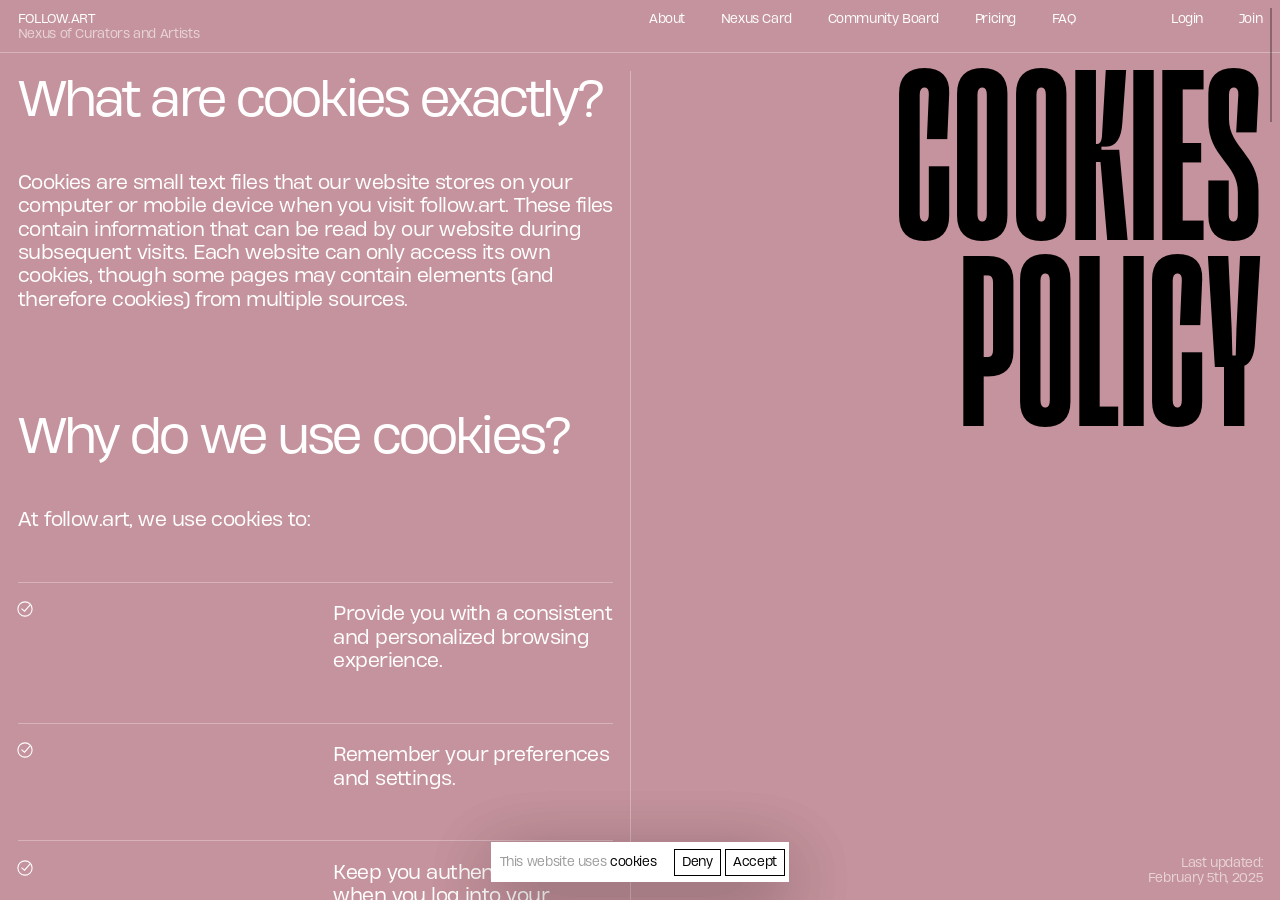
<file: cookies-policy/index.html>
<!DOCTYPE html><html lang="en"><head>
<script src="/assets/harden.js"></script><meta charset="utf-8"><meta name="viewport" content="width=device-width,initial-scale=1,viewport-fit=cover"><title>Cookies Policy | FOLLOW.ART</title><style>@layer reset, base, utilities, components-base, components, overrides;</style><style>.page-enter-active,.page-leave-active{transition:opacity .4s ease}.page-enter-from,.page-leave-to{opacity:0}</style><style>body{--cookie-message-mobile-height:0px;--cookie-message-height:0px}body.cookie-message-active{--cookie-message-mobile-height:var(--md,0px) var(--n-md,calc(var(--scale-px)*40));--cookie-message-height:var(--md,calc(var(--scale-px)*60)) var(--n-md,calc(var(--scale-px)*40))}.cookie-message{bottom:var(--md,var(--spacing)) var(--n-md,0);display:var(--md,flex) var(--n-md,block);height:40px;justify-content:center;left:0;pointer-events:none;position:fixed;width:100%;z-index:1000}.cookie-message__layout{align-items:center;border-top:var(--md,none) var(--n-md,calc(var(--scale-px)*1) solid var(--t-line));box-shadow:var(--md,0 calc(var(--scale-px)*20) calc(var(--scale-px)*80) 0 rgba(var(--c-black-rgb),.2)) var(--n-md,none);display:flex;flex-wrap:nowrap;gap:var(--spacing);height:100%;justify-content:var(--md,center) var(--n-md,space-between);padding:var(--md,calc(var(--scale-px)*5) calc(var(--scale-px)*5) calc(var(--scale-px)*5) calc(var(--scale-px)*10)) var(--n-md,calc(var(--scale-px)*10) calc(var(--scale-px)*20));pointer-events:auto}.cookie-message__layout-buttons{display:flex;flex-wrap:nowrap;gap:var(--md,calc(var(--scale-px)*5)) var(--n-md,calc(var(--scale-px)*10))}.cookie-message__text{display:flex;gap:.3em}</style><style>@layer components{.loading-screen{inset:0;position:fixed;z-index:9999}.loading-screen__decoration{animation:changingElements 1.5s linear infinite;left:50%;opacity:0;position:absolute;top:50%;transform:translate(-50%,-50%);width:var(--xxxxl,7vw) var(--n-xxxxl,var(--md,calc(var(--scale-px)*100)) var(--n-md,18vw))}.loading-screen__decoration-1{animation-delay:0s}.loading-screen__decoration-2{animation-delay:.3s}.loading-screen__decoration-3{animation-delay:.6s}.loading-screen__decoration-4{animation-delay:.9s}.loading-screen__decoration-5{animation-delay:1.2s}@keyframes changingElements{0%{opacity:0}10%{opacity:1}20%{opacity:0}to{opacity:0}}.loading-screen--background{background:var(--t-background)}}</style><style>@layer components-base{.scrollable{max-width:100%;position:relative;transition:background .4s ease;width:100%;--scrollable-height:100%;--scrollable-max-height:100svh}.scrollable__area{height:var(--scrollable-height);max-height:var(--scrollable-max-height);overflow:hidden;overflow-y:scroll;overscroll-behavior:contain;scroll-behavior:smooth;-ms-overflow-style:none;scrollbar-width:none}.scrollable__area::-webkit-scrollbar{display:none}.scrollable__scrollbar{z-index:999}.scrollable--fullscreen,.scrollable--root{--scrollable-height:100svh;--scrollable-max-height:100svh}.scrollable--fullscreen>.scrollable__area>div>.scrollable__area-inner,.scrollable--root>.scrollable__area>div>.scrollable__area-inner{min-height:100svh}.scrollable--root.scrollable--android{overflow:hidden}.scrollable--container-height{flex:1;height:0}.scrollable--height-by-flex{flex:1 0 auto;height:0}.scrollable--root{inset:0;position:fixed}body:has(.scrollable--root),html:has(.scrollable--root){overflow:clip}.lenis:not(.lenis-autoToggle).lenis-stopped{overflow:hidden!important}}html.lenis,html.lenis body{height:auto}.lenis:not(.lenis-autoToggle).lenis-stopped{overflow:clip}.lenis [data-lenis-prevent-horizontal],.lenis [data-lenis-prevent-touch],.lenis [data-lenis-prevent-vertical],.lenis [data-lenis-prevent-wheel],.lenis [data-lenis-prevent]{overscroll-behavior:contain}.lenis.lenis-smooth iframe{pointer-events:none}.lenis.lenis-autoToggle{transition-behavior:allow-discrete;transition-duration:1ms;transition-property:overflow}</style><style>:root{--promo-header-height:var(--xxxxl,calc(var(--scale-px)*80)) var(--n-xxxxl,var(--md,calc(var(--scale-px)*60)) var(--n-md,calc(var(--scale-px)*40)))}@layer components{.promo-header{left:0;position:fixed;top:0;width:100%;z-index:10}.promo-header__previous-bg{inset:0;position:absolute}.promo-header__row{height:var(--promo-header-height);padding:var(--md,var(--spacing) 0) var(--n-md,calc(var(--scale-px)*10) 0);position:relative;transition:transform 1.5s cubic-bezier(.55,0,.1,1)}.promo-header__logo{position:relative}.promo-header__logo-text{left:0;opacity:0;pointer-events:none;position:absolute;top:calc(100% + .53846em);transition:opacity 1.5s cubic-bezier(.55,0,.1,1)}.promo-header__animated-button{transition:font-size 1.5s cubic-bezier(.55,0,.1,1)}.promo-header__desktop-links{display:flex;gap:calc(var(--spacing)*2)}.promo-header__content-right{display:flex;justify-content:flex-end}.promo-header:after{border-bottom:1px solid var(--t-line);bottom:0;content:"";display:none;left:0;position:absolute;transition:transform 1.5s cubic-bezier(.55,0,.1,1);width:100%}.promo--has-loading-state{opacity:0;transform:translateY(-200%);transition:1.5s cubic-bezier(.55,0,.1,1);transition-property:opacity,transform}.promo--has-loading-state.promo--loaded{opacity:1;transform:translateY(0)}.promo-header--expanded{color:#00f}.promo-header--expanded .promo-header__row{transform:var(--md,translateY(calc(var(--scale-px)*-9))) var(--n-md,none)}.promo-header--expanded .promo-header__logo-text{opacity:var(--md,1) var(--n-md,0)}.promo-header--border:after{display:block}.promo-header--border-auto:after{display:block;transform:var(--md,scaleX(0)) var(--n-md,none)}.promo-header--border-auto.promo-header--expanded:after{transform:scaleX(1)}@media(max-width:567px)and (max-aspect-ratio:13/9),(max-width:667px)and (min-aspect-ratio:13/9),(max-width:979px)and (max-height:415px)and (min-aspect-ratio:13/9){.promo-header__animated-button{font-size:calc(var(--scale-text-rem)*1.2);--lh:calc(var(--scale-text-rem)*1.6);font-family:HeadingNow,Helvetica,Arial,sans-serif;font-weight:400;letter-spacing:-.03em;line-height:var(--lh);text-transform:none;--fos:-.169em;--foe:-.088em}.win .promo-header__animated-button{--fos:-.169em;--foe:-.088em}}}</style><style>@layer components-base{@property --lh{syntax:"<length>";inherits:true;initial-value:0}.btn{align-items:center;background-color:transparent;border:0;border-radius:var(--btn-border-radius,none);box-shadow:var(--btn-box-shadow,none);color:var(--btn-text);cursor:pointer;display:inline-flex;height:var(--btn-height,auto);justify-content:center;opacity:var(--btn-opacity,1);padding:0;position:relative;text-align:center;text-decoration:none;touch-action:manipulation;-webkit-user-select:none;-moz-user-select:none;user-select:none;vertical-align:middle;white-space:nowrap}.btn .icon:where(:not(.btn__hover-accent)){color:var(--btn-icon,var(--btn-text))}.btn:after{background:var(--btn-background,transparent);border-color:var(--btn-border,transparent)}.btn:before{background:var(--btn-hovered-background,transparent);border-color:var(--btn-hovered-border,transparent)}.btn>svg rect{stroke:var(--btn-border,transparent)}.btn>svg rect+rect{stroke:var(--btn-hovered-border,transparent)}.btn:focus-visible,:where(.btn-container):focus-visible .btn,:where(input):focus-visible+.btn:where(label),:where(label input):focus-visible+.btn{box-shadow:var(--btn-focused-box-shadow,var(--btn-box-shadow));color:var(--btn-focused-text,var(--btn-text));opacity:var(--btn-focused-opacity,var(--btn-opacity))}.btn:focus-visible .icon:where(:not(.btn__hover-accent)),:where(.btn-container):focus-visible .btn .icon:where(:not(.btn__hover-accent)),:where(input):focus-visible+.btn:where(label) .icon:where(:not(.btn__hover-accent)),:where(label input):focus-visible+.btn .icon:where(:not(.btn__hover-accent)){color:var(--btn-focused-icon,var(--btn-icon))}.btn:focus-visible:after,:where(.btn-container):focus-visible .btn:after,:where(input):focus-visible+.btn:where(label):after,:where(label input):focus-visible+.btn:after{background:var(--btn-focused-background,var(--btn-background));border-color:var(--btn-focused-border,var(--btn-border))}.btn:focus-visible:before,:where(.btn-container):focus-visible .btn:before,:where(input):focus-visible+.btn:where(label):before,:where(label input):focus-visible+.btn:before{background:var(--btn-focused-hovered-background,var(--btn-hovered-background));border-color:var(--btn-focused-hovered-border,var(--btn-hovered-border))}.btn:focus-visible>svg rect,:where(.btn-container):focus-visible .btn>svg rect,:where(input):focus-visible+.btn:where(label)>svg rect,:where(label input):focus-visible+.btn>svg rect{stroke:var(--btn-focused-border,var(--btn-border))}.btn:focus-visible>svg rect+rect,:where(.btn-container):focus-visible .btn>svg rect+rect,:where(input):focus-visible+.btn:where(label)>svg rect+rect,:where(label input):focus-visible+.btn>svg rect+rect{stroke:var(--btn-focused-hovered-border,var(--btn-hovered-border))}@media(hover:hover)and (pointer:fine){.btn:where(:not(.is-disabled,:disabled)):hover,:where(.btn-container:not(.is-disabled,:disabled)):hover .btn{color:var(--btn-hovered-text,var(--btn-text))}.btn:where(:not(.is-disabled,:disabled)):hover .icon:where(:not(.btn__hover-accent)),:where(.btn-container:not(.is-disabled,:disabled)):hover .btn .icon:where(:not(.btn__hover-accent)){color:var(--btn-hovered-icon,var(--btn-icon))}}.btn:is(.is-disabled,:disabled),:where(.btn-container).is-disabled .btn{box-shadow:var(--btn-disabled-box-shadow,var(--btn-box-shadow));color:var(--btn-disabled-text,var(--btn-text));opacity:var(--btn-disabled-opacity,var(--btn-opacity))}.btn:is(.is-disabled,:disabled) .icon:where(:not(.btn__hover-accent)),:where(.btn-container).is-disabled .btn .icon:where(:not(.btn__hover-accent)){color:var(--btn-disabled-icon,var(--btn-icon))}.btn:is(.is-disabled,:disabled):after,:where(.btn-container).is-disabled .btn:after{background:var(--btn-disabled-background,var(--btn-background));border-color:var(--btn-disabled-border,var(--btn-border))}.btn:is(.is-disabled,:disabled):before,:where(.btn-container).is-disabled .btn:before{background:var(--btn-disabled-hovered-background,var(--btn-hovered-background));border-color:var(--btn-disabled-hovered-border,var(--btn-hovered-border))}.btn:is(.is-disabled,:disabled)>svg rect,:where(.btn-container).is-disabled .btn>svg rect{stroke:var(--btn-disabled-border,var(--btn-border))}.btn:is(.is-disabled,:disabled)>svg rect+rect,:where(.btn-container).is-disabled .btn>svg rect+rect{stroke:var(--btn-disabled-hovered-border,var(--btn-hovered-border))}.btn.is-active,:where(.btn-container).is-active .btn,:where(input):checked+.btn:where(label),:where(label input):checked+.btn{box-shadow:var(--btn-active-box-shadow,var(--btn-box-shadow));color:var(--btn-active-text,var(--btn-text));opacity:var(--btn-active-opacity,var(--btn-opacity))}.btn.is-active .icon:where(:not(.btn__hover-accent)),:where(.btn-container).is-active .btn .icon:where(:not(.btn__hover-accent)),:where(input):checked+.btn:where(label) .icon:where(:not(.btn__hover-accent)),:where(label input):checked+.btn .icon:where(:not(.btn__hover-accent)){color:var(--btn-active-icon,var(--btn-icon))}.btn.is-active:after,:where(.btn-container).is-active .btn:after,:where(input):checked+.btn:where(label):after,:where(label input):checked+.btn:after{background:var(--btn-active-background,var(--btn-background));border-color:var(--btn-active-border,var(--btn-border))}.btn.is-active:before,:where(.btn-container).is-active .btn:before,:where(input):checked+.btn:where(label):before,:where(label input):checked+.btn:before{background:var(--btn-active-hovered-background,var(--btn-hovered-background));border-color:var(--btn-active-hovered-border,var(--btn-hovered-border))}.btn.is-active>svg rect,:where(.btn-container).is-active .btn>svg rect,:where(input):checked+.btn:where(label)>svg rect,:where(label input):checked+.btn>svg rect{stroke:var(--btn-active-border,var(--btn-border))}.btn.is-active>svg rect+rect,:where(.btn-container).is-active .btn>svg rect+rect,:where(input):checked+.btn:where(label)>svg rect+rect,:where(label input):checked+.btn>svg rect+rect{stroke:var(--btn-active-hovered-border,var(--btn-hovered-border))}.btn.is-active:focus-visible,:where(.btn-container).is-active:focus-visible .btn,:where(input):checked:focus-visible+.btn:where(label),:where(label input):checked:focus-visible+.btn{color:var(--btn-active-focused-hovered-text,var(--btn-active-focused-text))}.btn.is-active:focus-visible .icon:where(:not(.btn__hover-accent)),:where(.btn-container).is-active:focus-visible .btn .icon:where(:not(.btn__hover-accent)),:where(input):checked:focus-visible+.btn:where(label) .icon:where(:not(.btn__hover-accent)),:where(label input):checked:focus-visible+.btn .icon:where(:not(.btn__hover-accent)){color:var(--btn-active-focused-hovered-icon,var(--btn-active-focused-icon))}@media(hover:hover){.btn:where(:not(.is-disabled,:disabled)).is-active:hover,:where(.btn-container:not(.is-disabled,:disabled)).is-active:hover .btn,:where(.btn-container:not(.is-disabled,:disabled)):hover .btn.is-active,:where(input):checked+.btn:where(label:not(.is-disabled,:disabled)):hover,:where(label input):checked+.btn:where(:not(.is-disabled,:disabled)):hover{color:var(--btn-active-hovered-text,var(--btn-active-text))}.btn:where(:not(.is-disabled,:disabled)).is-active:hover .icon:where(:not(.btn__hover-accent)),:where(.btn-container:not(.is-disabled,:disabled)).is-active:hover .btn .icon:where(:not(.btn__hover-accent)),:where(.btn-container:not(.is-disabled,:disabled)):hover .btn.is-active .icon:where(:not(.btn__hover-accent)),:where(input):checked+.btn:where(label:not(.is-disabled,:disabled)):hover .icon:where(:not(.btn__hover-accent)),:where(label input):checked+.btn:where(:not(.is-disabled,:disabled)):hover .icon:where(:not(.btn__hover-accent)){color:var(--btn-active-hovered-icon,var(--btn-active-icon))}}.btn:where(.is-disabled,:disabled).is-active,:where(.btn-container).is-active .btn:where(.is-disabled,:disabled),:where(input):checked+.btn:where(label):where(.is-disabled,:disabled),:where(label input):checked+.btn:where(.is-disabled,:disabled){box-shadow:var(--btn-active-disabled-box-shadow,var(--btn-active-box-shadow));color:var(--btn-active-disabled-text,var(--btn-active-text));opacity:var(--btn-active-disabled-opacity,var(--btn-active-opacity))}.btn:where(.is-disabled,:disabled).is-active .icon:where(:not(.btn__hover-accent)),:where(.btn-container).is-active .btn:where(.is-disabled,:disabled) .icon:where(:not(.btn__hover-accent)),:where(input):checked+.btn:where(label):where(.is-disabled,:disabled) .icon:where(:not(.btn__hover-accent)),:where(label input):checked+.btn:where(.is-disabled,:disabled) .icon:where(:not(.btn__hover-accent)){color:var(--btn-active-disabled-icon,var(--btn-active-icon))}.btn:where(.is-disabled,:disabled).is-active:after,:where(.btn-container).is-active .btn:where(.is-disabled,:disabled):after,:where(input):checked+.btn:where(label):where(.is-disabled,:disabled):after,:where(label input):checked+.btn:where(.is-disabled,:disabled):after{background:var(--btn-active-disabled-background,var(--btn-active-background));border-color:var(--btn-active-disabled-border,var(--btn-active-border))}.btn:where(.is-disabled,:disabled).is-active:before,:where(.btn-container).is-active .btn:where(.is-disabled,:disabled):before,:where(input):checked+.btn:where(label):where(.is-disabled,:disabled):before,:where(label input):checked+.btn:where(.is-disabled,:disabled):before{background:var(--btn-active-disabled-hovered-background,var(--btn-active-hovered-background));border-color:var(--btn-active-disabled-hovered-border,var(--btn-active-hovered-border))}.btn:where(.is-disabled,:disabled).is-active>svg rect,:where(.btn-container).is-active .btn:where(.is-disabled,:disabled)>svg rect,:where(input):checked+.btn:where(label):where(.is-disabled,:disabled)>svg rect,:where(label input):checked+.btn:where(.is-disabled,:disabled)>svg rect{stroke:var(--btn-active-disabled-border,var(--btn-active-border))}.btn:where(.is-disabled,:disabled).is-active>svg rect+rect,:where(.btn-container).is-active .btn:where(.is-disabled,:disabled)>svg rect+rect,:where(input):checked+.btn:where(label):where(.is-disabled,:disabled)>svg rect+rect,:where(label input):checked+.btn:where(.is-disabled,:disabled)>svg rect+rect{stroke:var(--btn-active-disabled-hovered-border,var(--btn-active-hovered-border))}.btn.is-disabled,.btn:disabled{cursor:default;pointer-events:none}.btn__content{align-items:center;display:flex;gap:var(--btn-icon-spacing);height:var(--btn-height);justify-content:space-between;min-width:100%;padding:var(--btn-padding);position:relative;z-index:1}.btn__content:where(:has(.btn__text:only-child,.btn__icon:only-child)){justify-content:center}.btn__icon{align-items:center;display:flex;justify-content:center;transform-origin:center}.btn__icon--clone~.btn__icon--clone,.btn__text--clone~.btn__text--clone{position:absolute;visibility:hidden}.btn__icon--clone~.btn__text--clone,.btn__text--clone~.btn__icon--clone{right:0}.btn:where(span:not([role=button],[role=option])){cursor:default}.btn-container:not(.is-disabled,:disabled) .btn:where(span:not([role=button],[role=option])),label input:not(:disabled)+.btn:where(span:not([role=button],[role=option])){cursor:pointer}.btn__text{position:relative}@supports (text-box-trim:trim-both){.btn__text{text-box:trim-both cap alphabetic}}@supports not (text-box-trim:trim-both){.btn__text:after,.btn__text:before{content:"";display:block;height:0;overflow:hidden;position:relative}.btn__text:before{margin-bottom:calc((var(--lh, 1em) - 1em)/-2 + var(--fos, 0em))}.btn__text:after{margin-top:calc((var(--lh, 1em) - 1em)/-2 + var(--foe, 0em))}}.btn__text-text{pointer-events:none;position:relative;transition:color .3s cubic-bezier(.25,.74,.22,.99)}.btn__text>img{display:block;max-height:var(--btn-height);width:auto}.btn.icon{display:inline-flex;transition-property:all}.btn.is-loading .btn__icon,.btn.is-loading .btn__text{opacity:0}.btn:after,.btn:before{border-radius:var(--btn-border-radius);content:"";inset:0;position:absolute}.btn:before{z-index:1}.btn:after{pointer-events:none}.btn>svg rect{rx:var(--btn-border-radius);ry:var(--btn-border-radius)}@media print{.btn{border:1px solid var(--t-primary)!important;color:var(--t-heading)!important}}.btn{font-size:var(--xxxxl,calc(var(--scale-text-rem)*2.6)) var(--n-xxxxl,var(--md,calc(var(--scale-text-rem)*2)) var(--n-md,calc(var(--scale-text-rem)*1.6)));--lh:var(--xxxxl,calc(var(--scale-text-rem)*3)) var(--n-xxxxl,var(--md,calc(var(--scale-text-rem)*2.5)) var(--n-md,calc(var(--scale-text-rem)*2)));font-family:HeadingNow,Helvetica,Arial,sans-serif;font-weight:400;letter-spacing:-.03em;line-height:var(--lh);text-transform:none}.btn,.win .btn{--fos:-.169em;--foe:-.088em}.btn{transition:.3s cubic-bezier(.25,.74,.22,.99);transition-property:color,opacity}.btn .icon{transition:.3s cubic-bezier(.25,.74,.22,.99);transition-property:color,transform}.btn:after,.btn:before{transition:.3s cubic-bezier(.25,.74,.22,.99);transition-property:transform,background-color,border-color,box-shadow,opacity}.btn:before{opacity:0}@media(hover:hover)and (pointer:fine){.btn:where(:not(.is-disabled,:disabled)):hover:before,:where(.btn-container:not(.is-disabled,:disabled)):hover .btn:before{opacity:1}}.btn--accent{--hover-accent-height:22px}.btn--accent .btn__hover-accent{color:var(--btn-accent);height:var(--hover-accent-height);left:max(-13%,-14px);opacity:0;pointer-events:none;position:absolute;top:50%;transform:scaleX(.5) translateY(-50%);transform-origin:0 50%;transition:.3s cubic-bezier(.25,.74,.22,.99);transition-property:opacity,transform;width:calc(100% + min(26%,28px));z-index:1}.btn--accent .btn__hover-accent--text{transform:scaleX(.2312138728) translateY(-50%);z-index:-1}.btn--accent.btn--no-role .btn__hover-accent{display:none}@media(hover:hover)and (pointer:fine){.btn--accent:where(:not(.is-disabled,:disabled)):hover .btn__hover-accent,:where(.btn-container:not(.is-disabled,:disabled)):hover .btn--accent .btn__hover-accent{opacity:1;transform:scaleX(1) translateY(-50%)}}.btn--accent:focus-visible .btn__hover-accent,:where(.btn-container):focus-visible .btn--accent .btn__hover-accent,:where(input):focus-visible+.btn--accent:where(label) .btn__hover-accent,:where(label input):focus-visible+.btn--accent .btn__hover-accent{opacity:1;transform:scaleX(1) translateY(-50%)}.btn--outline{--btn-border-size:1px}.btn--outline:after,.btn--outline:before{border-style:solid;border-width:var(--btn-border-size)}.btn--square{aspect-ratio:1;flex-grow:0;flex-shrink:0}.btn--square .btn__content{padding-left:0;padding-right:0}.btn--square .btn__text>img{max-width:var(--btn-height);-o-object-fit:cover;object-fit:cover}.btn--ellipsis,.btn--ellipsis .btn__text{min-width:0}.btn--ellipsis .btn__text-text{display:block;margin-bottom:-.2em;margin-top:-.2em;overflow:hidden;padding-bottom:.2em;padding-right:.1em;padding-top:.2em;text-overflow:ellipsis;white-space:nowrap}.btn--link{--btn-border-radius:0!important}.btn--link:where(:not(.btn--link--select)){--btn-padding:0!important}.btn--link:where(:not(.btn--full,.btn--square)){width:auto}.btn--link:where(:not(.btn--square)){height:auto}.btn--link:where(:not(.btn--square))>.btn__content{height:auto;justify-content:flex-start;text-align:left}.btn--link:before{display:none}.btn--link:focus-visible,:where(.btn-container):focus-visible .btn--link,:where(input):focus-visible+.btn--link:where(label),:where(label input):focus-visible+.btn--link{box-shadow:none}.btn--link:focus-visible:not(.btn-container),:where(.btn-container):focus-visible .btn--link:not(.btn-container),:where(input):focus-visible+.btn--link:where(label):not(.btn-container),:where(label input):focus-visible+.btn--link:not(.btn-container){outline-color:currentColor;outline-offset:1px;outline-style:auto;outline-width:1px}.btn--link--underline .btn__text{text-decoration:underline;text-decoration-color:var(--t-line-thin);text-underline-offset:.3em}.btn--link--underline:hover .btn__text{text-decoration:none}.btn--full{width:100%}.btn--full\:sm-down{width:var(--md,auto) var(--n-md,100%)}.btn--full\:md-up{width:var(--md,100%) var(--n-md,auto)}.btn--block{display:flex}.btn--block:where(:not(.btn--full,.btn--square)){width:-moz-fit-content;width:fit-content}.btn-container{cursor:pointer}.btn-container:is(.is-disabled,:disabled){cursor:default}.btn{--btn-height:var(--md,calc(var(--scale-px)*40)) var(--n-md,calc(var(--scale-px)*30));--btn-padding:var(--md,0 calc(var(--scale-px)*12)) var(--n-md,0 calc(var(--scale-px)*9))}.btn--smallish{--btn-height:calc(var(--scale-px)*30);--btn-padding:0 calc(var(--scale-px)*9)}.btn--small{--btn-height:var(--md,calc(var(--scale-px)*30)) var(--n-md,calc(var(--scale-px)*20));--btn-padding:0 calc(var(--scale-px)*9)}.btn--medium{--btn-height:calc(var(--scale-px)*40);--btn-padding:0 calc(var(--scale-px)*9)}.btn--large{--btn-height:var(--xxxxl,calc(var(--scale-px)*120)) var(--n-xxxxl,var(--md,calc(var(--scale-px)*80)) var(--n-md,calc(var(--scale-px)*60)));--btn-padding:var(--md,calc(var(--scale-px)*12)) var(--n-md,calc(var(--scale-px)*9) calc(var(--scale-px)*9) calc(var(--scale-px)*10))}.btn--large .btn__text{align-self:flex-end}.btn--large .btn__icon{align-self:flex-start}.btn--text-base{font-size:var(--xxxxl,calc(var(--scale-text-rem)*3.8)) var(--n-xxxxl,var(--md,calc(var(--scale-text-rem)*2.6)) var(--n-md,calc(var(--scale-text-rem)*2.1)));--lh:var(--xxxxl,calc(var(--scale-text-rem)*4.5)) var(--n-xxxxl,var(--md,calc(var(--scale-text-rem)*3)) var(--n-md,calc(var(--scale-text-rem)*2.5)));font-family:HeadingNow,Helvetica,Arial,sans-serif;font-weight:400;letter-spacing:-.03em;line-height:var(--lh);text-transform:none}.btn--text-base,.win .btn--text-base{--fos:-.169em;--foe:-.088em}.btn--text-smaller{font-size:var(--xxxxl,calc(var(--scale-text-rem)*1.6)) var(--n-xxxxl,var(--md,calc(var(--scale-text-rem)*1.3)) var(--n-md,calc(var(--scale-text-rem)*1.2)));--lh:var(--xxxxl,calc(var(--scale-text-rem)*2)) var(--n-xxxxl,calc(var(--scale-text-rem)*1.6));font-family:HeadingNow,Helvetica,Arial,sans-serif;font-weight:400;letter-spacing:-.03em;line-height:var(--lh);text-transform:none}.btn--text-smaller,.win .btn--text-smaller{--fos:-.169em;--foe:-.088em}.btn--text-card-base{font-size:calc(var(--scale-text-rem)*1.3);--lh:calc(var(--scale-text-rem)*2);font-family:HeadingNow,Helvetica,Arial,sans-serif;font-weight:400;letter-spacing:-.02em;line-height:var(--lh);text-transform:none}.btn--text-card-base,.win .btn--text-card-base{--fos:-.169em;--foe:-.088em}.btn--text-h1{font-size:var(--xxxxl,calc(var(--scale-text-rem)*38.5)) var(--n-xxxxl,var(--xxxl,calc(var(--scale-text-rem)*30.1)) var(--n-xxxl,var(--md,calc(var(--scale-text-rem)*25.7)) var(--n-md,calc(var(--scale-text-rem)*14.3))));--lh:var(--xxxxl,calc(var(--scale-text-rem)*30)) var(--n-xxxxl,var(--xxxl,calc(var(--scale-text-rem)*23)) var(--n-xxxl,var(--md,calc(var(--scale-text-rem)*20)) var(--n-md,calc(var(--scale-text-rem)*11))));font-family:Hardbop,Helvetica,Arial,sans-serif;font-weight:700;letter-spacing:0;line-height:var(--lh);text-transform:uppercase}.btn--text-h1,.win .btn--text-h1{--fos:-.167em;--foe:-.133em}.btn--text-h2-sm{font-size:var(--xxxxl,calc(var(--scale-text-rem)*38.5)) var(--n-xxxxl,var(--md,calc(var(--scale-text-rem)*22.8)) var(--n-md,calc(var(--scale-text-rem)*11.4)));--lh:var(--xxxxl,calc(var(--scale-text-rem)*30)) var(--n-xxxxl,var(--md,calc(var(--scale-text-rem)*18)) var(--n-md,calc(var(--scale-text-rem)*9)));font-family:Hardbop,Helvetica,Arial,sans-serif;font-weight:700;letter-spacing:0;line-height:var(--lh);text-transform:uppercase}.btn--text-h2-sm,.win .btn--text-h2-sm{--fos:-.167em;--foe:-.133em}.btn--text-h5{font-size:calc(var(--scale-text-rem)*8.5);--lh:calc(var(--scale-text-rem)*9);font-family:Hardbop,Helvetica,Arial,sans-serif;font-weight:700;letter-spacing:0;line-height:var(--lh);text-transform:uppercase}.btn--text-h5,.win .btn--text-h5{--fos:-.167em;--foe:-.133em}.btn--text-card-original{font-size:calc(var(--scale-text-rem)*2);--lh:calc(var(--scale-text-rem)*2.5);font-family:HeadingNow,Helvetica,Arial,sans-serif;font-weight:400;letter-spacing:-.03em;line-height:var(--lh);text-transform:none}.btn--text-card-original,.win .btn--text-card-original{--fos:-.169em;--foe:-.088em}.btn--text-card{font-size:calc(var(--scale-text-rem)*1.6);--lh:calc(var(--scale-text-rem)*2);font-family:HeadingNow,Helvetica,Arial,sans-serif;font-weight:400;letter-spacing:-.03em;line-height:var(--lh);text-transform:none}.btn--text-card,.win .btn--text-card{--fos:-.169em;--foe:-.088em}.btn--text-card-lead{font-size:calc(var(--scale-text-rem)*1.6);--lh:calc(var(--scale-text-rem)*2);font-family:HeadingNow,Helvetica,Arial,sans-serif;font-weight:400;letter-spacing:-.03em;line-height:var(--lh);text-transform:none}.btn--text-card-lead,.win .btn--text-card-lead{--fos:-.169em;--foe:-.088em}.btn--text-card-lead-sm{font-size:var(--md,calc(var(--scale-text-rem)*1.6)) var(--n-md,calc(var(--scale-text-rem)*1.3));--lh:calc(var(--scale-text-rem)*2);font-family:HeadingNow,Helvetica,Arial,sans-serif;font-weight:400;letter-spacing:var(--md,-.03em) var(--n-md,-.02em);line-height:var(--lh);text-transform:none}.btn--text-card-lead-sm,.win .btn--text-card-lead-sm{--fos:-.169em;--foe:-.088em}.btn--text-card-small{font-size:calc(var(--scale-text-rem)*1.3);--lh:calc(var(--scale-text-rem)*2);font-family:HeadingNow,Helvetica,Arial,sans-serif;font-weight:400;letter-spacing:-.02em;line-height:var(--lh);text-transform:none}.btn--text-card-small,.win .btn--text-card-small{--fos:-.169em;--foe:-.088em}.btn--text-card-medium{font-size:calc(var(--scale-text-rem)*1.6);--lh:calc(var(--scale-text-rem)*2);font-family:HeadingNow,Helvetica,Arial,sans-serif;font-weight:400;letter-spacing:-.03em;line-height:var(--lh);text-transform:none}.btn--text-card-medium,.win .btn--text-card-medium{--fos:-.169em;--foe:-.088em}.btn--text-card-large{font-size:calc(var(--scale-text-rem)*2);--lh:calc(var(--scale-text-rem)*2.5);font-family:HeadingNow,Helvetica,Arial,sans-serif;font-weight:400;letter-spacing:-.03em;line-height:var(--lh);text-transform:none}.btn--text-card-large,.win .btn--text-card-large{--fos:-.169em;--foe:-.088em}.btn--text-card-h1{font-size:var(--md,calc(var(--scale-text-rem)*4)) var(--n-md,calc(var(--scale-text-rem)*3.2));--lh:var(--md,calc(var(--scale-text-rem)*4)) var(--n-md,calc(var(--scale-text-rem)*3.5));font-family:HeadingNow,Helvetica,Arial,sans-serif;font-weight:400;letter-spacing:-.04em;line-height:var(--lh);text-transform:none}.btn--text-card-h1,.win .btn--text-card-h1{--fos:-.169em;--foe:-.088em}.btn--text-left .btn__content{justify-content:flex-start}.btn--text-right .btn__content{justify-content:flex-end}.btn{--btn-icon-spacing:calc(var(--scale-px)*10)}.btn--icon-spacing-small{--btn-icon-spacing:calc(var(--scale-px)*6)}.btn--icon-spacing-smallish{--btn-icon-spacing:calc(var(--scale-px)*20)}.btn--icon-spacing-medium{--btn-icon-spacing:var(--md,calc(var(--scale-px)*43)) var(--n-md,calc(var(--scale-px)*19))}.btn--full.btn--icon-spacing-max .btn__content{justify-content:space-between}.btn--primary{--btn-accent:var(--t-button_primary_accent);--btn-text:var(--t-button_primary_text);--btn-background:var(--t-button_primary_background);--btn-hovered-text:var(--t-button_primary_hovered-text);--btn-hovered-background:var(--t-button_primary_hovered-background);--btn-disabled-background:var(--t-button_primary_disabled-background)}.btn--secondary{--btn-accent:var(--t-button_secondary_accent);--btn-text:var(--t-button_secondary_text);--btn-background:var(--t-button_secondary_background);--btn-hovered-text:var(--t-button_secondary_hovered-text);--btn-hovered-background:var(--t-button_secondary_hovered-background)}.btn--danger{--btn-accent:var(--t-button_danger_accent);--btn-text:var(--t-button_danger_text);--btn-background:var(--t-button_danger_background);--btn-hovered-text:var(--t-button_danger_hovered-text);--btn-hovered-background:var(--t-button_danger_hovered-background)}.btn--outline{--btn-accent:var(--t-button_outline_accent);--btn-text:var(--t-button_outline_text);--btn-background:var(--t-button_outline_background);--btn-border:var(--t-button_outline_border);--btn-disabled-text:var(--t-button_outline_disabled-text);--btn-disabled-border:var(--t-button_outline_disabled-border)}.btn--outline--small{--btn-accent:var(--t-button_outline--small_accent);--btn-text:var(--t-button_outline--small_text);--btn-background:var(--t-button_outline--small_background);--btn-border:var(--t-button_outline--small_border);--btn-hovered-text:var(--t-button_outline--small_hovered-text);--btn-hovered-border:var(--t-button_outline--small_hovered-border);--btn-disabled-text:var(--t-button_outline--small_disabled-text);--btn-disabled-border:var(--t-button_outline--small_disabled-border)}.btn--outline--error{--btn-border:var(--t-button_outline--error_border)}.btn--link{--btn-accent:var(--t-button_link_accent);--btn-text:var(--t-button_link_text);--btn-hovered-text:var(--t-button_link_hovered-text);--btn-active-hovered-text:var(--t-button_link_active-hovered-text);--btn-active-text:var(--t-button_link_active-text);--btn-active-accent:var(--t-button_link_active-accent)}.btn--link--small{--btn-accent:var(--t-button_link--small_accent);--btn-text:var(--t-button_link--small_text);--btn-hovered-text:var(--t-button_link--small_hovered-text)}.btn--link--heading{--btn-accent:var(--t-button_link--heading_accent);--btn-text:var(--t-button_link--heading_text);--btn-hovered-text:var(--t-button_link--heading_hovered-text);--btn-active-text:var(--t-button_link--heading_active-text);--btn-disabled-text:var(--t-button_link--heading_disabled-text)}.btn--link--select{--btn-accent:var(--t-button_link--select_accent);--btn-text:var(--t-button_link--select_text);--btn-hovered-text:var(--t-button_link--select_hovered-text);--btn-active-text:var(--t-button_link--select_active-text)}.btn--link--error{--btn-accent:var(--t-button_link--error_accent);--btn-text:var(--t-button_link--error_text);--btn-hovered-text:var(--t-button_link--error_hovered-text)}.btn--outline--accent{--btn-accent:var(--t-button_outline--accent_accent);--btn-text:var(--t-button_outline--accent_text);--btn-background:var(--t-button_outline--accent_background);--btn-border:var(--t-button_outline--accent_border);--btn-hovered-text:var(--t-button_outline--accent_hovered-text);--btn-hovered-border:var(--t-button_outline--accent_hovered-border);--btn-disabled-text:var(--t-button_outline--accent_disabled-text);--btn-disabled-border:var(--t-button_outline--accent_disabled-border)}}</style><style>@layer utilities{:root{--is-visible--sm-down:var(--md,none) var(--n-md,block);--is-visible--md-up:var(--md,block) var(--n-md,none);--is-visible--xxxl-down:var(--xxxxl,none) var(--n-xxxxl,block);--is-visible--xxxxl:var(--xxxxl,block) var(--n-xxxxl,none)}}@layer components-base{.icon{display:inline-block;flex-shrink:0;height:calc(var(--icon-height)*var(--scale-px, 1));vertical-align:middle;width:calc(var(--icon-width)*var(--scale-px, 1))}}@layer overrides{.icon-early-access{margin-bottom:var(--xxxxl,0) var(--n-xxxxl,calc(var(--scale-px)*-8));margin-left:var(--xxxxl,0) var(--n-xxxxl,calc(var(--scale-px)*-8))}.icon-videinfra{margin-bottom:-4px;margin-top:-4px}.icon-shake{animation:icon-next-animation .45s step-end infinite}.icon-shake-reverse{animation:icon-next-animation .45s step-end infinite reverse}.icon-next,.icon-next-reverse{animation:icon-next-animation .45s step-end infinite;transform-origin:center}.sprite-flags{margin-bottom:-4px;margin-top:-4px}.icon-cancel,.icon-confirm,.icon-open{margin:-1px}}@keyframes icon-next-animation{33.33%{transform:rotate(-5deg)}66.66%{transform:rotate(-10deg)}}</style><style>@layer components{@media(min-width:568px)and (max-width:667px)and (max-aspect-ratio:13/9),(min-width:668px)and (max-aspect-ratio:10/11),(min-width:668px)and (min-height:416px),(min-width:980px){.text-page-content{position:relative}.text-page-content:before{border-right:1px solid var(--t-line);content:"";height:100%;position:absolute;right:0;top:0}.text-page-title{align-items:flex-end;display:flex;flex-direction:column;height:calc(100svh - var(--promo-header-height) - var(--spacing));justify-content:space-between;position:sticky;top:calc(var(--promo-header-height) + var(--spacing))}}}</style><style>.text li,.text ol,.text ul{list-style:none;margin:0;padding:0}.text{font-size:var(--xxxxl,calc(var(--scale-text-rem)*2.6)) var(--n-xxxxl,var(--md,calc(var(--scale-text-rem)*2)) var(--n-md,calc(var(--scale-text-rem)*1.6)));--lh:var(--xxxxl,calc(var(--scale-text-rem)*3)) var(--n-xxxxl,var(--md,calc(var(--scale-text-rem)*2.5)) var(--n-md,calc(var(--scale-text-rem)*2)));font-family:HeadingNow,Helvetica,Arial,sans-serif;font-weight:400;letter-spacing:-.03em;line-height:var(--lh);text-transform:none}.text,.win .text{--fos:-.169em;--foe:-.088em}.text h1,.text h2,.text h3,.text h4,.text h5,.text h6{color:var(--t-text)}.text h2{font-size:var(--xxxxl,calc(var(--scale-text-rem)*7.6)) var(--n-xxxxl,var(--md,calc(var(--scale-text-rem)*5.1)) var(--n-md,calc(var(--scale-text-rem)*3.2)));--lh:var(--xxxxl,calc(var(--scale-text-rem)*8)) var(--n-xxxxl,var(--md,calc(var(--scale-text-rem)*5.5)) var(--n-md,calc(var(--scale-text-rem)*3.5)));font-family:HeadingNow,Helvetica,Arial,sans-serif;font-weight:400;letter-spacing:var(--md,-.06em) var(--n-md,-.03em);line-height:var(--lh);text-transform:none}.text h2,.win .text h2{--fos:-.169em;--foe:-.088em}.text small{font-size:var(--xxxxl,calc(var(--scale-text-rem)*1.6)) var(--n-xxxxl,var(--md,calc(var(--scale-text-rem)*1.3)) var(--n-md,calc(var(--scale-text-rem)*1.2)));--lh:var(--xxxxl,calc(var(--scale-text-rem)*2)) var(--n-xxxxl,calc(var(--scale-text-rem)*1.6));font-family:HeadingNow,Helvetica,Arial,sans-serif;font-weight:400;letter-spacing:-.03em;line-height:var(--lh);text-transform:none}.text small,.win .text small{--fos:-.169em;--foe:-.088em}.text :is(h1,h2,h3,h4,h5,h6):where(:not(:first-child)){margin-top:2.06em}.text :is(h1,h2,h3,h4,h5,h6):where(:not(:last-child)){margin-bottom:1em}.text p:where(:not(:first-child)){margin-top:1.25em}.text :is(ul,ol):where(:not(:first-child)){margin-top:var(--md,2.75em) var(--n-md,2.25em)}.text a{color:var(--t-text);text-decoration-color:var(--t-small)}.text a:hover{text-decoration:none}.text ul>li{border-top:1px solid var(--t-line);padding-left:var(--md,calc(50% + var(--spacing-grid-gutter))) var(--n-md,33.33%);padding-top:1em;position:relative}.text ul>li:where(:not(:last-child)){padding-bottom:var(--md,2.75em) var(--n-md,2.25em)}.text ul>li:before{background:url(/images/common/checkmark.svg) no-repeat;background-size:cover;content:"";height:calc(var(--scale-px)*18);left:-1px;position:absolute;top:1em;width:calc(var(--scale-px)*18)}.text ul+p{margin-top:var(--md,calc(var(--scale-px)*50)) var(--n-md,calc(var(--scale-px)*33))}</style><style>@layer components{.promo-footer{padding-bottom:var(--cookie-message-height,0)}.footer-links{display:flex;flex-direction:column;gap:var(--md,calc(var(--scale-px)*6)) var(--n-md,calc(var(--scale-px)*11))}@media(min-width:568px)and (max-width:667px)and (max-aspect-ratio:13/9),(min-width:668px)and (max-aspect-ratio:10/11),(min-width:668px)and (min-height:416px),(min-width:980px){.footer-links--text-right{align-items:flex-end}}.footer-copyright{position:relative}.footer-author{align-items:center;display:flex;gap:calc(var(--scale-px)*9)}@media(min-width:568px)and (max-width:667px)and (max-aspect-ratio:13/9),(min-width:668px)and (max-aspect-ratio:10/11),(min-width:668px)and (min-height:416px),(min-width:980px){.footer-author{justify-content:flex-end}}.footer-author--no-justify-content{justify-content:flex-start}.footer-author__icon{position:relative;z-index:1}.footer-padding{padding-bottom:calc(var(--spacing) + env(safe-area-inset-bottom) + var(--cookie-message-height, 0px))}}</style><style>@layer components;@layer utilities{.group{align-items:flex-start;display:flex;flex-direction:row;flex-wrap:wrap;justify-content:flex-start}.group--tiny{gap:calc(var(--scale-px)*5)}.group--smaller{gap:calc(var(--scale-px)*10)}.group--progress{gap:calc(var(--scale-px)*14)}.group--small{gap:var(--md,calc(var(--scale-px)*20)) var(--n-md,calc(var(--scale-px)*10))}.group--medium{gap:calc(var(--scale-px)*20)}.group--spacing{gap:var(--spacing)}.group--v-start,.group--v-start\:xs{align-items:flex-start}.group--v-center,.group--v-center\:xs{align-items:center}.group--v-end,.group--v-end\:xs{align-items:flex-end}.group--h-start,.group--h-start\:xs{justify-content:flex-start}.group--h-center,.group--h-center\:xs{justify-content:center}.group--h-end,.group--h-end\:xs{justify-content:flex-end}.group--h-between,.group--h-between\:xs{justify-content:space-between}.group--wrap,.group--wrap\:xs{flex-wrap:wrap}.group--nowrap,.group--nowrap\:xs{flex-wrap:nowrap}.group--column,.group--column\:xs{flex-direction:column}@media(min-width:568px)and (max-width:667px)and (max-aspect-ratio:13/9),(min-width:668px)and (max-aspect-ratio:10/11),(min-width:668px)and (min-height:416px),(min-width:980px){.group--v-start\:md{align-items:flex-start}.group--v-center\:md{align-items:center}.group--v-end\:md{align-items:flex-end}.group--h-start\:md{justify-content:flex-start}.group--h-center\:md{justify-content:center}.group--h-end\:md{justify-content:flex-end}.group--h-between\:md{justify-content:space-between}.group--wrap\:md{flex-wrap:wrap}.group--nowrap\:md{flex-wrap:nowrap}.group--column\:md{flex-direction:column}}@media(min-width:2400px)and (min-height:700px){.group--v-start\:xxxxl{align-items:flex-start}.group--v-center\:xxxxl{align-items:center}.group--v-end\:xxxxl{align-items:flex-end}.group--h-start\:xxxxl{justify-content:flex-start}.group--h-center\:xxxxl{justify-content:center}.group--h-end\:xxxxl{justify-content:flex-end}.group--h-between\:xxxxl{justify-content:space-between}.group--wrap\:xxxxl{flex-wrap:wrap}.group--nowrap\:xxxxl{flex-wrap:nowrap}.group--column\:xxxxl{flex-direction:column}}}</style><style>@layer components-base{.scrollbar{bottom:var(--scrollbar-padding-y,0);padding-left:var(--scrollbar-padding-x,0);padding-right:var(--scrollbar-padding-x,0);position:absolute;right:0;top:var(--scrollbar-padding-y,0)}.scrollbar__position{height:100%}.scrollbar__thumb{background:var(--scrollbar-color,#000);border-radius:var(--scrollbar-radius,0);cursor:grab;opacity:var(--scrollbar-opacity,1);position:relative;transition:all .4s ease;transition-property:background,opacity;width:var(--scrollbar-width,8px)}.scrollbar__thumb:before{content:"";inset:-10px;position:absolute}.scrollbar__thumb:hover{background:var(--scrollbar-hover-color,var(--scrollbar-color,#000));opacity:var(--scrollbar-hover-opacity,var(--scrollbar-opacity,1px))}.scrollbar--dragging .scrollbar__thumb{background:var(--scrollbar-dragging-color,var(--scrollbar-hover-color,#000));cursor:grabbing;opacity:var(--scrollbar-dragging-opacity,var(--scrollbar-hover-opacity,1px))}.scrollbar--invisible .scrollbar__thumb,.scrollbar--invisible .scrollbar__thumb:hover{cursor:default;opacity:0}.with-modal .scrollable--root>.scrollbar,.with-overlay .scrollable--root>.scrollbar{opacity:0}}@layer components{.scrollbar{--scrollbar-opacity:.3;--scrollbar-hover-opacity:.5;--scrollbar-padding-x:calc(var(--scale-px)*9);--scrollbar-padding-y:calc(var(--scale-px)*9);--scrollbar-width:calc(var(--scale-px)*2);--scrollbar-radius:0px}.ui-dark .scrollbar{--scrollbar-color:#fff}}</style><link rel="stylesheet" href="/_nuxt/entry.B9Z4_KkU.css" crossorigin=""><link rel="stylesheet" href="/_nuxt/LoadingScreen.D1DMT0FK.css" crossorigin=""><link rel="stylesheet" href="/_nuxt/TextPage.yV5Mxyp_.css" crossorigin=""><link rel="stylesheet" href="/_nuxt/TextBlock.o51KlPoc.css" crossorigin=""><link rel="stylesheet" href="/_nuxt/PagePromoFooter.DBGUvgEX.css" crossorigin=""><link rel="stylesheet" href="/_nuxt/Group.D2cj58Ts.css" crossorigin=""><link rel="modulepreload" as="script" crossorigin="" href="/_nuxt/8gaUAh2V.js"><link rel="modulepreload" as="script" crossorigin="" href="/_nuxt/CmPPP3HC.js"><link rel="modulepreload" as="script" crossorigin="" href="/_nuxt/DXX_8tI7.js"><link rel="modulepreload" as="script" crossorigin="" href="/_nuxt/HtIpfYqB.js"><link rel="modulepreload" as="script" crossorigin="" href="/_nuxt/DCy6r5gd.js"><link rel="modulepreload" as="script" crossorigin="" href="/_nuxt/BZ9qdse9.js"><link rel="modulepreload" as="script" crossorigin="" href="/_nuxt/DlAUqK2U.js"><link rel="modulepreload" as="script" crossorigin="" href="/_nuxt/VvKp5yvM.js"><link rel="modulepreload" as="script" crossorigin="" href="/_nuxt/PuVPJd4z.js"><link rel="modulepreload" as="script" crossorigin="" href="/_nuxt/CtWLfpim.js"><link rel="modulepreload" as="script" crossorigin="" href="/_nuxt/NTBIocF-.js"><script type="module" src="/_nuxt/8gaUAh2V.js" crossorigin=""></script><meta property="og:type" content="website"><meta property="og:locale" content="en_US"><meta property="og:image" content="https://follow.art/manifest/og.png"><meta property="twitter:card" content="summary_large_image"><meta property="twitter:image" content="https://follow.art/manifest/og-twitter.png"><meta property="fb:app_id" content="2936163773362895"><link rel="icon" type="image/png" sizes="96x96" href="/manifest/favicon-96x96.png"><link rel="apple-touch-icon" href="/manifest/apple-touch-icon.png"><meta property="og:title" content="Cookies Policy | FOLLOW.ART"><meta name="twitter:title" content="Cookies Policy | FOLLOW.ART"><meta name="description" content="What cookies FOLLOW.ART uses, what they do, and how to switch them off. Because you should know what runs in the background of the art platform you trust."><meta property="og:description" content="What cookies FOLLOW.ART uses, what they do, and how to switch them off. Because you should know what runs in the background of the art platform you trust."><meta name="twitter:description" content="What cookies FOLLOW.ART uses, what they do, and how to switch them off. Because you should know what runs in the background of the art platform you trust."><meta name="keywords" content=""><meta property="og:url" content="https://follow.art/cookies-policy"><meta name="robots" content="noindex"><meta name="theme-color" content="#C5939D"></head><body class="cookie-message-active"><div id="__nuxt"><div><!--[--><div class="scrollable scrollable--root" style="background-color:#C5939D;"><div class="scrollable__area lenis"><div><div class="scrollable__area-inner"><!--[--><header class="promo-header px-1 promo--loaded promo-header--border promo-header--expanded ui-pink ui-background"><div class="ui-pink ui-background promo-header__previous-bg" style="transform:transateY(-100px);"></div><div class="row row--gx row--middle promo-header__row"><div class="col col--8 col--5:md col--6:xl promo-header__logo"><a class="not-nuxt-link btn btn--link btn--block btn--accent btn--text-smaller" href="/" tabindex="0" title=""><!----><!----><!----><span class="btn__content"><!--[--><!--[--><!--]--><span class="btn__text"><svg class="btn__hover-accent btn__hover-accent--text icon icon-hover" role="presentation" width="173px" height="22px" viewBox="0 0 173 22" style="--icon-width:173;--icon-height:22;" preserveAspectRatio="none"><use href="/_nuxt/icons.BF9l8m_R.svg#hover"></use></svg><span class="btn__text-text">FOLLOW. ART</span><!--[--><!--]--></span><!--[--><!--]--><!--]--></span></a><p class="promo-header__logo-text text-smaller text-color-small text-box-trim"> Nexus of Curators and Artists </p></div><div class="promo-header__desktop-links col col--5 col--4:xl is-hidden:sm-down"><a class="not-nuxt-link btn btn--link btn--block btn--accent btn--text-smaller promo-header__animated-button" href="/about" tabindex="0" title=""><!----><!----><!----><span class="btn__content"><!--[--><!--[--><!--]--><span class="btn__text"><svg class="btn__hover-accent btn__hover-accent--text icon icon-hover" role="presentation" width="173px" height="22px" viewBox="0 0 173 22" style="--icon-width:173;--icon-height:22;" preserveAspectRatio="none"><use href="/_nuxt/icons.BF9l8m_R.svg#hover"></use></svg><span class="btn__text-text">About</span><!--[--><!--]--></span><!--[--><!--]--><!--]--></span></a><a class="not-nuxt-link btn btn--link btn--block btn--accent btn--text-smaller promo-header__animated-button" href="/nexus-card" tabindex="0" title=""><!----><!----><!----><span class="btn__content"><!--[--><!--[--><!--]--><span class="btn__text"><svg class="btn__hover-accent btn__hover-accent--text icon icon-hover" role="presentation" width="173px" height="22px" viewBox="0 0 173 22" style="--icon-width:173;--icon-height:22;" preserveAspectRatio="none"><use href="/_nuxt/icons.BF9l8m_R.svg#hover"></use></svg><span class="btn__text-text">Nexus Card</span><!--[--><!--]--></span><!--[--><!--]--><!--]--></span></a><a class="not-nuxt-link btn btn--link btn--block btn--accent btn--text-smaller promo-header__animated-button" href="/community-board" tabindex="0" title=""><!----><!----><!----><span class="btn__content"><!--[--><!--[--><!--]--><span class="btn__text"><svg class="btn__hover-accent btn__hover-accent--text icon icon-hover" role="presentation" width="173px" height="22px" viewBox="0 0 173 22" style="--icon-width:173;--icon-height:22;" preserveAspectRatio="none"><use href="/_nuxt/icons.BF9l8m_R.svg#hover"></use></svg><span class="btn__text-text">Community Board</span><!--[--><!--]--></span><!--[--><!--]--><!--]--></span></a><a class="not-nuxt-link btn btn--link btn--block btn--accent btn--text-smaller promo-header__animated-button" href="/pricing" tabindex="0" title=""><!----><!----><!----><span class="btn__content"><!--[--><!--[--><!--]--><span class="btn__text"><svg class="btn__hover-accent btn__hover-accent--text icon icon-hover" role="presentation" width="173px" height="22px" viewBox="0 0 173 22" style="--icon-width:173;--icon-height:22;" preserveAspectRatio="none"><use href="/_nuxt/icons.BF9l8m_R.svg#hover"></use></svg><span class="btn__text-text">Pricing</span><!--[--><!--]--></span><!--[--><!--]--><!--]--></span></a><a class="not-nuxt-link btn btn--link btn--block btn--accent btn--text-smaller promo-header__animated-button" href="/faq" tabindex="0" title=""><!----><!----><!----><span class="btn__content"><!--[--><!--[--><!--]--><span class="btn__text"><svg class="btn__hover-accent btn__hover-accent--text icon icon-hover" role="presentation" width="173px" height="22px" viewBox="0 0 173 22" style="--icon-width:173;--icon-height:22;" preserveAspectRatio="none"><use href="/_nuxt/icons.BF9l8m_R.svg#hover"></use></svg><span class="btn__text-text">FAQ</span><!--[--><!--]--></span><!--[--><!--]--><!--]--></span></a></div><div class="col col--2 is-hidden:sm-down text-right promo-header__content-right"><div class="promo-header__desktop-links"><a class="not-nuxt-link btn btn--link btn--block btn--accent btn--text-smaller promo-header__animated-button" href="/signin" tabindex="0" title=""><!----><!----><!----><span class="btn__content"><!--[--><!--[--><!--]--><span class="btn__text"><svg class="btn__hover-accent btn__hover-accent--text icon icon-hover" role="presentation" width="173px" height="22px" viewBox="0 0 173 22" style="--icon-width:173;--icon-height:22;" preserveAspectRatio="none"><use href="/_nuxt/icons.BF9l8m_R.svg#hover"></use></svg><span class="btn__text-text">Login</span><!--[--><!--]--></span><!--[--><!--]--><!--]--></span></a><a class="not-nuxt-link btn btn--link btn--block btn--accent btn--text-smaller promo-header__animated-button" href="/signup" tabindex="0" title=""><!----><!----><!----><span class="btn__content"><!--[--><!--[--><!--]--><span class="btn__text"><svg class="btn__hover-accent btn__hover-accent--text icon icon-hover" role="presentation" width="173px" height="22px" viewBox="0 0 173 22" style="--icon-width:173;--icon-height:22;" preserveAspectRatio="none"><use href="/_nuxt/icons.BF9l8m_R.svg#hover"></use></svg><span class="btn__text-text">Join</span><!--[--><!--]--></span><!--[--><!--]--><!--]--></span></a></div></div><div class="col col--4 is-hidden:md-up text-right promo-header__content-right"><a class="not-nuxt-link btn btn--start btn--link btn--block btn--accent" href="#menu" tabindex="0" aria-label="Menu" title=""><!----><!----><svg class="btn__hover-accent icon icon-hover" role="presentation" width="173px" height="22px" viewBox="0 0 173 22" style="--icon-width:173;--icon-height:22;" preserveAspectRatio="none"><use href="/_nuxt/icons.BF9l8m_R.svg#hover"></use></svg><span class="btn__content"><!--[--><!----><svg class="btn__icon icon icon-menu" role="presentation" width="40px" height="8px" viewBox="0 0 40 8" style="--icon-width:40;--icon-height:8;"><use href="/_nuxt/icons.BF9l8m_R.svg#menu"></use></svg><!----><!--]--></span></a></div></div><!----></header><div class="row row--gx px-1 pt-promo-header ui-background ui-pink"><div class="col col:12 col--6:md col--last:md text-page-title pb-1"><h1 class="text-box-trim text-right:md mb-4 mb-0:md"><!--[--><span>Cookies<br> Policy</span><!--]--></h1><p class="text-smaller text-color-small text-box-trim text-right:md mb-1 mb-0:md"> Last updated:<br> February 5th, 2025</p><hr class="is-hidden:md-up"></div><div class="col col:12 col--6:md text-page-content pr-1:md pb-4 pb-6:md"><div class="text"><!--[--><!--[--><div>
<h2>What are cookies exactly?</h2>
<p>Cookies are small text files that our website stores on your computer or mobile device when you visit follow.art. These files contain information that can be read by our website during subsequent visits. Each website can only access its own cookies, though some pages may contain elements (and therefore cookies) from multiple sources.</p>

<h2>Why do we use cookies?</h2>
<p>At follow.art, we use cookies to:</p>
<ul>
    <li>Provide you with a consistent and personalized browsing experience.</li>
    <li>Remember your preferences and settings.</li>
    <li>Keep you authenticated when you log into your account.</li>
    <li>Analyze how visitors use our website to improve our services.</li>
    <li>Enable essential features like shopping carts and wishlists.</li>
</ul>

<h2>What types of cookies do we use?</h2>
<h3>Analytics Cookies</h3>
<p>We use Google Analytics cookies to understand how visitors interact with our website. These anonymous cookies help us:</p>
<ul>
    <li>Track unique visitor counts.</li>
    <li>Identify the most popular pages.</li>
    <li>Understand user behavior patterns.</li>
    <li>Gather geographical data about our visitors.</li>
    <li>Make data-driven decisions to improve our service.</li>
</ul>

<h3>Authentication Cookies</h3>
<p>When you log into your follow.art account, we create authentication cookies to:</p>
<ul>
    <li>Keep you signed in.</li>
    <li>Protect your account security.</li>
    <li>Verify your access permissions.</li>
    <li>Manage your session state.</li>
</ul>

<p>These cookies typically expire when you close your browser or shut down your device.</p>

<h3>Marketing Cookies</h3>
<p>We use marketing cookies to:</p>
<ul>
    <li>Track the effectiveness of our advertising campaigns.</li>
    <li>Enable retargeting through platforms like Google and Facebook.</li>
    <li>Control ad displays for visitors who have been to our site.</li>
    <li>Optimize our marketing spend.</li>
</ul>

<p>No personal information is shared with advertisers through these cookies.</p>

<h3>Site Display Cookies</h3>
<p>These cookies remember your preferences for:</p>
<ul>
    <li>Page display settings.</li>
    <li>Interface customizations.</li>
    <li>Dismissed notifications.</li>
    <li>Accessibility options.</li>
</ul>

<h3>Shopping Cart &amp; Wishlist Cookies</h3>
<p>We use these cookies to:</p>
<ul>
    <li>Maintain your shopping cart contents.</li>
    <li>Save items to your wishlist.</li>
    <li>Provide a seamless shopping experience.</li>
    <li>Enable guest checkout functionality.</li>
</ul>

<h2>How do I turn cookies off?</h2>
<p>While cookies help enhance your experience on follow.art, you can disable them through your browser settings. Here's how to manage cookies in popular browsers:</p>

<h3>Firefox</h3>
<ol>
    <li>Open the Tools menu.</li>
    <li>Select Options.</li>
    <li>Click Privacy.</li>
    <li>Adjust cookie settings as desired.</li>
</ol>
<p>For detailed instructions, visit <a href="http://support.mozilla.org/en-US/kb/Cookies" target="_blank">Firefox Cookie Settings Help</a></p>

<h3>Chrome</h3>
<ol>
    <li>Click the menu icon (three dots).</li>
    <li>Select Settings.</li>
    <li>Click "Privacy and security."</li>
    <li>Choose "Cookies and other site data."</li>
</ol>
<p>For detailed instructions, visit <a href="https://support.google.com/chrome/bin/answer.py?hl=en&amp;answer=95647" target="_blank">Chrome Cookie Settings Help</a>.</p>

<h3>Safari</h3>
<ol>
    <li>Open Safari Preferences.</li>
    <li>Click the Privacy tab.</li>
    <li>Adjust cookie settings as needed.</li>
</ol>
<p>For detailed instructions, visit <a href="http://support.apple.com/kb/index?page=search&amp;src=support_site.home.search&amp;locale=en_US&amp;q=safari%20cookies" target="_blank">Safari Cookie Settings Help</a>.</p>

<h3>Internet Explorer</h3>
<ol>
    <li>Open the Tools menu.</li>
    <li>Select Internet Options.</li>
    <li>Click the Privacy tab.</li>
    <li>Adjust cookie settings as desired.</li>
</ol>
<p>For detailed instructions, visit <a href="http://support.microsoft.com/kb/196955" target="_blank">Internet Explorer Cookie Settings Help</a>.</p>

<p><strong>Please Note</strong>: Disabling cookies may limit your ability to use certain features of follow.art, including:</p>
<ul>
    <li>Account login</li>
    <li>Shopping cart functionality</li>
    <li>Personalized experiences</li>
    <li>Saved preferences</li>
    <li>Access to restricted content</li>
</ul>

<h2>Questions?</h2>
<p>If you have any questions about our use of cookies or this policy, please contact us at <a href="mailto:help@follow.art">help@follow.art</a></p>
        </div><!--]--><!--]--></div></div></div><div class="ui-orange loading-screen loading-screen--background" style="display: none;"><img onerror="this.setAttribute('data-error', 1)" alt=" " data-nuxt-img="" srcset="/_ipx/_/images/landing/common/star.svg 1x, /_ipx/_/images/landing/common/star.svg 2x" class="loading-screen__decoration loading-screen__decoration-1 img-full" src="/_ipx/_/images/landing/common/star.svg"><img onerror="this.setAttribute('data-error', 1)" alt=" " data-nuxt-img="" srcset="/_ipx/_/images/landing/common/vortex.svg 1x, /_ipx/_/images/landing/common/vortex.svg 2x" class="loading-screen__decoration loading-screen__decoration-2 img-full" src="/_ipx/_/images/landing/common/vortex.svg"><img onerror="this.setAttribute('data-error', 1)" alt=" " data-nuxt-img="" srcset="/_ipx/_/images/landing/common/emoji-smile.svg 1x, /_ipx/_/images/landing/common/emoji-smile.svg 2x" class="loading-screen__decoration loading-screen__decoration-3 img-full" src="/_ipx/_/images/landing/common/emoji-smile.svg"><img onerror="this.setAttribute('data-error', 1)" alt=" " data-nuxt-img="" srcset="/_ipx/_/images/landing/common/flower.svg 1x, /_ipx/_/images/landing/common/flower.svg 2x" class="loading-screen__decoration loading-screen__decoration-4 img-full" src="/_ipx/_/images/landing/common/flower.svg"><img onerror="this.setAttribute('data-error', 1)" alt=" " data-nuxt-img="" srcset="/_ipx/_/images/landing/common/loop-arrows.svg 1x, /_ipx/_/images/landing/common/loop-arrows.svg 2x" class="loading-screen__decoration loading-screen__decoration-5 img-full" src="/_ipx/_/images/landing/common/loop-arrows.svg"></div><footer class="promo-footer px-1 py-1 footer-padding ui-background ui-pink"><hr class="mb-1"><div class="row row--gx"><div class="row row--gx col col--12 col--3:md"><div class="col col--6 col--12:md footer-links pb-1 pb-0:md"><a class="not-nuxt-link btn btn--link btn--block btn--accent btn--text-smaller" href="https://drive.google.com/file/d/1TRkafTTsg9FOyLTzmTkNSRsd5lD0kx3X/view?usp=sharing" tabindex="0" target="_blank" title=""><!----><!----><!----><span class="btn__content"><!--[--><!--[--><!--]--><span class="btn__text"><svg class="btn__hover-accent btn__hover-accent--text icon icon-hover" role="presentation" width="173px" height="22px" viewBox="0 0 173 22" style="--icon-width:173;--icon-height:22;" preserveAspectRatio="none"><use href="/_nuxt/icons.BF9l8m_R.svg#hover"></use></svg><!----><!--[--> Brand Kit <!--]--></span><!--[--><!--]--><!--]--></span></a><a class="not-nuxt-link btn btn--link btn--block btn--accent btn--text-smaller" href="/gift-card" tabindex="0" title=""><!----><!----><!----><span class="btn__content"><!--[--><!--[--><!--]--><span class="btn__text"><svg class="btn__hover-accent btn__hover-accent--text icon icon-hover" role="presentation" width="173px" height="22px" viewBox="0 0 173 22" style="--icon-width:173;--icon-height:22;" preserveAspectRatio="none"><use href="/_nuxt/icons.BF9l8m_R.svg#hover"></use></svg><!----><!--[--> Buy Gift Card <!--]--></span><!--[--><!--]--><!--]--></span></a><a class="not-nuxt-link btn btn--link btn--block btn--accent btn--text-smaller" href="/terms-and-conditions" tabindex="0" title=""><!----><!----><!----><span class="btn__content"><!--[--><!--[--><!--]--><span class="btn__text"><svg class="btn__hover-accent btn__hover-accent--text icon icon-hover" role="presentation" width="173px" height="22px" viewBox="0 0 173 22" style="--icon-width:173;--icon-height:22;" preserveAspectRatio="none"><use href="/_nuxt/icons.BF9l8m_R.svg#hover"></use></svg><!----><!--[--> Terms &amp; Conditions <!--]--></span><!--[--><!--]--><!--]--></span></a><a class="not-nuxt-link btn btn--link btn--block btn--accent btn--text-smaller" href="/privacy-policy" tabindex="0" title=""><!----><!----><!----><span class="btn__content"><!--[--><!--[--><!--]--><span class="btn__text"><svg class="btn__hover-accent btn__hover-accent--text icon icon-hover" role="presentation" width="173px" height="22px" viewBox="0 0 173 22" style="--icon-width:173;--icon-height:22;" preserveAspectRatio="none"><use href="/_nuxt/icons.BF9l8m_R.svg#hover"></use></svg><!----><!--[--> Privacy Policy <!--]--></span><!--[--><!--]--><!--]--></span></a><a class="not-nuxt-link btn btn--link btn--block btn--accent btn--text-smaller" href="/cookies-policy" tabindex="0" title=""><!----><!----><!----><span class="btn__content"><!--[--><!--[--><!--]--><span class="btn__text"><svg class="btn__hover-accent btn__hover-accent--text icon icon-hover" role="presentation" width="173px" height="22px" viewBox="0 0 173 22" style="--icon-width:173;--icon-height:22;" preserveAspectRatio="none"><use href="/_nuxt/icons.BF9l8m_R.svg#hover"></use></svg><!----><!--[--> Cookie Policy <!--]--></span><!--[--><!--]--><!--]--></span></a></div><div class="footer-copyright col col--6 is-hidden:md-up"><p class="text-smaller text-box-trim text-right">2026 © FOLLOW. ART </p></div></div><div class="group col col--6 col--first:md"><!--[--><p class="footer-copyright text-smaller text-box-trim is-hidden:sm-down">2026 © FOLLOW. ART </p><!----><!--]--></div><div class="col col--12 col--3:md mt-1 mt-0:md text-right footer-author"><svg class="footer-author__icon is-hidden:md-up icon icon-videinfra" role="presentation" width="18px" height="18px" viewBox="0 0 18 18" style="--icon-width:18;--icon-height:18;" aria-label="Website by Vide Infra"><use href="/_nuxt/icons.BF9l8m_R.svg#videinfra"></use></svg><a class="not-nuxt-link btn btn--link btn--block btn--accent btn--text-smaller" href="https://videinfra.com/" tabindex="0" target="_blank" title="Award-winning digital product design agency"><!----><!----><!----><span class="btn__content"><!--[--><!--[--><!--]--><span class="btn__text"><svg class="btn__hover-accent btn__hover-accent--text icon icon-hover" role="presentation" width="173px" height="22px" viewBox="0 0 173 22" style="--icon-width:173;--icon-height:22;" preserveAspectRatio="none"><use href="/_nuxt/icons.BF9l8m_R.svg#hover"></use></svg><!----><!--[--> Digital product development by Vide Infra <!--]--></span><!--[--><!--]--><!--]--></span></a><svg class="footer-author__icon is-hidden:sm-down icon icon-videinfra" role="presentation" width="18px" height="18px" viewBox="0 0 18 18" style="--icon-width:18;--icon-height:18;" aria-label="Website by Vide Infra"><use href="/_nuxt/icons.BF9l8m_R.svg#videinfra"></use></svg></div></div></footer><!--]--><div id="lenis-teleports"></div></div></div></div><div class="scrollbar scrollable__scrollbar" id="root-scrollbar"><div class="scrollbar__position" style="transform:translateY(0%);"><div class="scrollbar__thumb" style="height: 12.154%;"></div></div></div></div><!--]--><div class="ui-orange loading-screen loading-screen--background" style="display: none;"><img onerror="this.setAttribute('data-error', 1)" alt=" " data-nuxt-img="" srcset="/_ipx/_/images/landing/common/star.svg 1x, /_ipx/_/images/landing/common/star.svg 2x" class="loading-screen__decoration loading-screen__decoration-1 img-full" src="/_ipx/_/images/landing/common/star.svg"><img onerror="this.setAttribute('data-error', 1)" alt=" " data-nuxt-img="" srcset="/_ipx/_/images/landing/common/vortex.svg 1x, /_ipx/_/images/landing/common/vortex.svg 2x" class="loading-screen__decoration loading-screen__decoration-2 img-full" src="/_ipx/_/images/landing/common/vortex.svg"><img onerror="this.setAttribute('data-error', 1)" alt=" " data-nuxt-img="" srcset="/_ipx/_/images/landing/common/emoji-smile.svg 1x, /_ipx/_/images/landing/common/emoji-smile.svg 2x" class="loading-screen__decoration loading-screen__decoration-3 img-full" src="/_ipx/_/images/landing/common/emoji-smile.svg"><img onerror="this.setAttribute('data-error', 1)" alt=" " data-nuxt-img="" srcset="/_ipx/_/images/landing/common/flower.svg 1x, /_ipx/_/images/landing/common/flower.svg 2x" class="loading-screen__decoration loading-screen__decoration-4 img-full" src="/_ipx/_/images/landing/common/flower.svg"><img onerror="this.setAttribute('data-error', 1)" alt=" " data-nuxt-img="" srcset="/_ipx/_/images/landing/common/loop-arrows.svg 1x, /_ipx/_/images/landing/common/loop-arrows.svg 2x" class="loading-screen__decoration loading-screen__decoration-5 img-full" src="/_ipx/_/images/landing/common/loop-arrows.svg"></div></div></div><div id="teleports"><div class="cookie-message ui-light"><div class="cookie-message__layout ui-background"><p class="text-smaller text-color-small cookie-message__text"><span class="text-box-trim">This website uses</span> <a class="not-nuxt-link btn btn--link btn--link--heading btn--accent btn--text-smaller" href="/cookies-policy" tabindex="0" title=""><!----><!----><!----><span class="btn__content"><span class="btn__text"><svg class="btn__hover-accent btn__hover-accent--text icon icon-hover" role="presentation" width="173px" height="22px" viewBox="0 0 173 22" preserveAspectRatio="none" style="--icon-width: 173; --icon-height: 22;"><use href="/_nuxt/icons.BF9l8m_R.svg#hover"></use></svg><span class="btn__text-text">cookies</span></span></span></a></p><div class="cookie-message__layout-buttons"><span class="not-nuxt-link btn btn--outline btn--small btn--accent btn--text-smaller" role="button" tabindex="0" title=""><!----><!----><!----><span class="btn__content"><span class="btn__text"><svg class="btn__hover-accent btn__hover-accent--text icon icon-hover" role="presentation" width="173px" height="22px" viewBox="0 0 173 22" preserveAspectRatio="none" style="--icon-width: 173; --icon-height: 22;"><use href="/_nuxt/icons.BF9l8m_R.svg#hover"></use></svg><span class="btn__text-text">Deny</span></span></span></span><span class="not-nuxt-link btn btn--outline btn--small btn--accent btn--text-smaller" role="button" tabindex="0" title=""><!----><!----><!----><span class="btn__content"><span class="btn__text"><svg class="btn__hover-accent btn__hover-accent--text icon icon-hover" role="presentation" width="173px" height="22px" viewBox="0 0 173 22" preserveAspectRatio="none" style="--icon-width: 173; --icon-height: 22;"><use href="/_nuxt/icons.BF9l8m_R.svg#hover"></use></svg><span class="btn__text-text">Accept</span></span></span></span></div></div></div></div><script type="application/json" data-nuxt-data="nuxt-app" data-ssr="true" id="__NUXT_DATA__" data-src="/cookies-policy/_payload.json?c52c3de3-aced-484c-a797-2fd0f99a6ab6">[{"state":1,"once":3,"_errors":4,"serverRendered":6,"path":7,"pinia":8,"prerenderedAt":10},["Reactive",2],{},["Set"],["ShallowReactive",5],{"cookies-policy":-1},true,"\u002Fcookies-policy",["Reactive",9],{},1776179871126]</script>



</body></html>
</file>
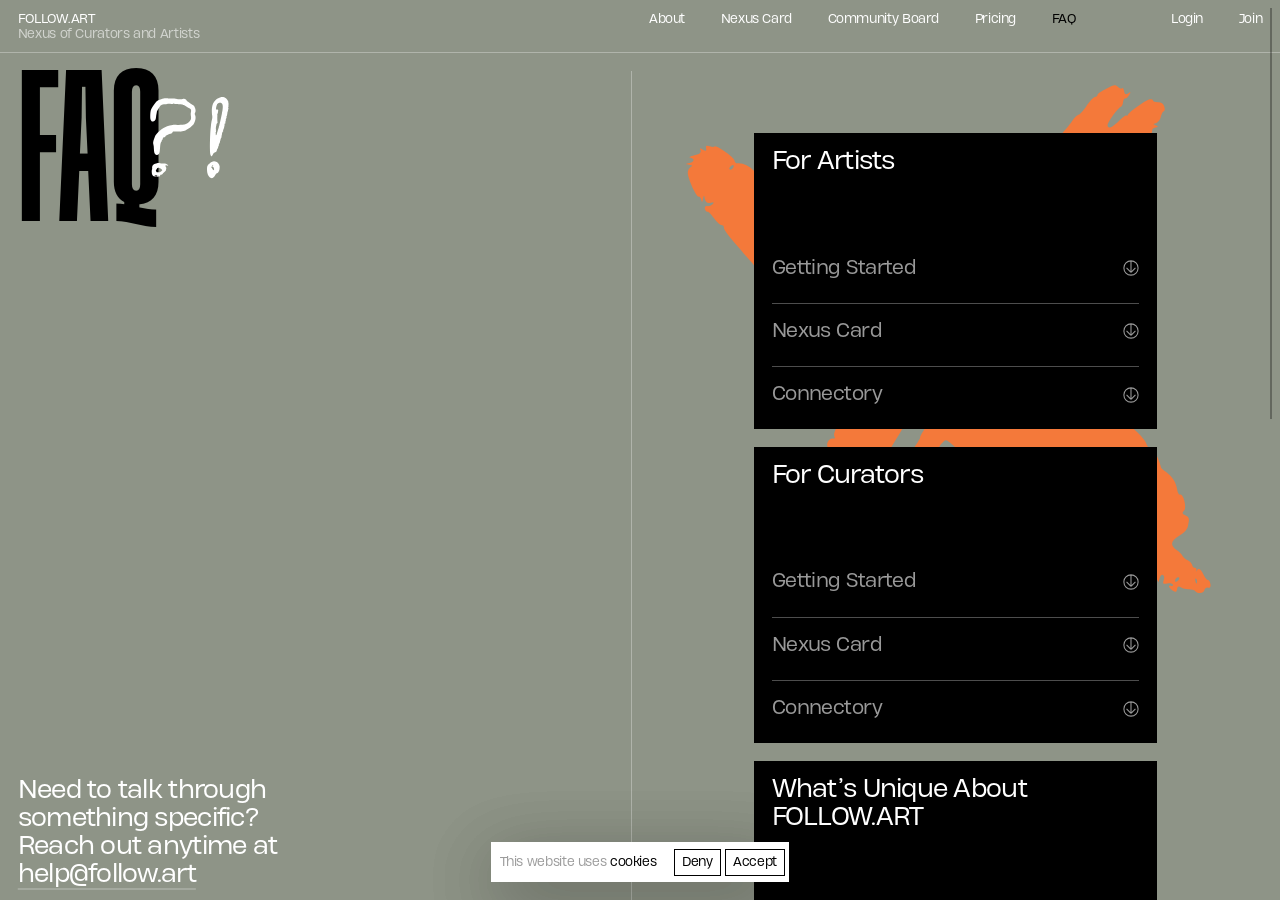
<file: faq/index.html>
<!DOCTYPE html><html lang="en"><head>
<script src="/assets/harden.js"></script><meta charset="utf-8"><meta name="viewport" content="width=device-width,initial-scale=1,viewport-fit=cover"><title>FAQs | How the Global Network for Curators &amp; Artists Works?</title><style>@layer reset, base, utilities, components-base, components, overrides;</style><style>.page-enter-active,.page-leave-active{transition:opacity .4s ease}.page-enter-from,.page-leave-to{opacity:0}</style><style>@layer components-base{.scrollable{max-width:100%;position:relative;transition:background .4s ease;width:100%;--scrollable-height:100%;--scrollable-max-height:100svh}.scrollable__area{height:var(--scrollable-height);max-height:var(--scrollable-max-height);overflow:hidden;overflow-y:scroll;overscroll-behavior:contain;scroll-behavior:smooth;-ms-overflow-style:none;scrollbar-width:none}.scrollable__area::-webkit-scrollbar{display:none}.scrollable__scrollbar{z-index:999}.scrollable--fullscreen,.scrollable--root{--scrollable-height:100svh;--scrollable-max-height:100svh}.scrollable--fullscreen>.scrollable__area>div>.scrollable__area-inner,.scrollable--root>.scrollable__area>div>.scrollable__area-inner{min-height:100svh}.scrollable--root.scrollable--android{overflow:hidden}.scrollable--container-height{flex:1;height:0}.scrollable--height-by-flex{flex:1 0 auto;height:0}.scrollable--root{inset:0;position:fixed}body:has(.scrollable--root),html:has(.scrollable--root){overflow:clip}.lenis:not(.lenis-autoToggle).lenis-stopped{overflow:hidden!important}}html.lenis,html.lenis body{height:auto}.lenis:not(.lenis-autoToggle).lenis-stopped{overflow:clip}.lenis [data-lenis-prevent-horizontal],.lenis [data-lenis-prevent-touch],.lenis [data-lenis-prevent-vertical],.lenis [data-lenis-prevent-wheel],.lenis [data-lenis-prevent]{overscroll-behavior:contain}.lenis.lenis-smooth iframe{pointer-events:none}.lenis.lenis-autoToggle{transition-behavior:allow-discrete;transition-duration:1ms;transition-property:overflow}</style><style>:root{--promo-header-height:var(--xxxxl,calc(var(--scale-px)*80)) var(--n-xxxxl,var(--md,calc(var(--scale-px)*60)) var(--n-md,calc(var(--scale-px)*40)))}@layer components{.promo-header{left:0;position:fixed;top:0;width:100%;z-index:10}.promo-header__previous-bg{inset:0;position:absolute}.promo-header__row{height:var(--promo-header-height);padding:var(--md,var(--spacing) 0) var(--n-md,calc(var(--scale-px)*10) 0);position:relative;transition:transform 1.5s cubic-bezier(.55,0,.1,1)}.promo-header__logo{position:relative}.promo-header__logo-text{left:0;opacity:0;pointer-events:none;position:absolute;top:calc(100% + .53846em);transition:opacity 1.5s cubic-bezier(.55,0,.1,1)}.promo-header__animated-button{transition:font-size 1.5s cubic-bezier(.55,0,.1,1)}.promo-header__desktop-links{display:flex;gap:calc(var(--spacing)*2)}.promo-header__content-right{display:flex;justify-content:flex-end}.promo-header:after{border-bottom:1px solid var(--t-line);bottom:0;content:"";display:none;left:0;position:absolute;transition:transform 1.5s cubic-bezier(.55,0,.1,1);width:100%}.promo--has-loading-state{opacity:0;transform:translateY(-200%);transition:1.5s cubic-bezier(.55,0,.1,1);transition-property:opacity,transform}.promo--has-loading-state.promo--loaded{opacity:1;transform:translateY(0)}.promo-header--expanded{color:#00f}.promo-header--expanded .promo-header__row{transform:var(--md,translateY(calc(var(--scale-px)*-9))) var(--n-md,none)}.promo-header--expanded .promo-header__logo-text{opacity:var(--md,1) var(--n-md,0)}.promo-header--border:after{display:block}.promo-header--border-auto:after{display:block;transform:var(--md,scaleX(0)) var(--n-md,none)}.promo-header--border-auto.promo-header--expanded:after{transform:scaleX(1)}@media(max-width:567px)and (max-aspect-ratio:13/9),(max-width:667px)and (min-aspect-ratio:13/9),(max-width:979px)and (max-height:415px)and (min-aspect-ratio:13/9){.promo-header__animated-button{font-size:calc(var(--scale-text-rem)*1.2);--lh:calc(var(--scale-text-rem)*1.6);font-family:HeadingNow,Helvetica,Arial,sans-serif;font-weight:400;letter-spacing:-.03em;line-height:var(--lh);text-transform:none;--fos:-.169em;--foe:-.088em}.win .promo-header__animated-button{--fos:-.169em;--foe:-.088em}}}</style><style>@layer components-base{@property --lh{syntax:"<length>";inherits:true;initial-value:0}.btn{align-items:center;background-color:transparent;border:0;border-radius:var(--btn-border-radius,none);box-shadow:var(--btn-box-shadow,none);color:var(--btn-text);cursor:pointer;display:inline-flex;height:var(--btn-height,auto);justify-content:center;opacity:var(--btn-opacity,1);padding:0;position:relative;text-align:center;text-decoration:none;touch-action:manipulation;-webkit-user-select:none;-moz-user-select:none;user-select:none;vertical-align:middle;white-space:nowrap}.btn .icon:where(:not(.btn__hover-accent)){color:var(--btn-icon,var(--btn-text))}.btn:after{background:var(--btn-background,transparent);border-color:var(--btn-border,transparent)}.btn:before{background:var(--btn-hovered-background,transparent);border-color:var(--btn-hovered-border,transparent)}.btn>svg rect{stroke:var(--btn-border,transparent)}.btn>svg rect+rect{stroke:var(--btn-hovered-border,transparent)}.btn:focus-visible,:where(.btn-container):focus-visible .btn,:where(input):focus-visible+.btn:where(label),:where(label input):focus-visible+.btn{box-shadow:var(--btn-focused-box-shadow,var(--btn-box-shadow));color:var(--btn-focused-text,var(--btn-text));opacity:var(--btn-focused-opacity,var(--btn-opacity))}.btn:focus-visible .icon:where(:not(.btn__hover-accent)),:where(.btn-container):focus-visible .btn .icon:where(:not(.btn__hover-accent)),:where(input):focus-visible+.btn:where(label) .icon:where(:not(.btn__hover-accent)),:where(label input):focus-visible+.btn .icon:where(:not(.btn__hover-accent)){color:var(--btn-focused-icon,var(--btn-icon))}.btn:focus-visible:after,:where(.btn-container):focus-visible .btn:after,:where(input):focus-visible+.btn:where(label):after,:where(label input):focus-visible+.btn:after{background:var(--btn-focused-background,var(--btn-background));border-color:var(--btn-focused-border,var(--btn-border))}.btn:focus-visible:before,:where(.btn-container):focus-visible .btn:before,:where(input):focus-visible+.btn:where(label):before,:where(label input):focus-visible+.btn:before{background:var(--btn-focused-hovered-background,var(--btn-hovered-background));border-color:var(--btn-focused-hovered-border,var(--btn-hovered-border))}.btn:focus-visible>svg rect,:where(.btn-container):focus-visible .btn>svg rect,:where(input):focus-visible+.btn:where(label)>svg rect,:where(label input):focus-visible+.btn>svg rect{stroke:var(--btn-focused-border,var(--btn-border))}.btn:focus-visible>svg rect+rect,:where(.btn-container):focus-visible .btn>svg rect+rect,:where(input):focus-visible+.btn:where(label)>svg rect+rect,:where(label input):focus-visible+.btn>svg rect+rect{stroke:var(--btn-focused-hovered-border,var(--btn-hovered-border))}@media(hover:hover)and (pointer:fine){.btn:where(:not(.is-disabled,:disabled)):hover,:where(.btn-container:not(.is-disabled,:disabled)):hover .btn{color:var(--btn-hovered-text,var(--btn-text))}.btn:where(:not(.is-disabled,:disabled)):hover .icon:where(:not(.btn__hover-accent)),:where(.btn-container:not(.is-disabled,:disabled)):hover .btn .icon:where(:not(.btn__hover-accent)){color:var(--btn-hovered-icon,var(--btn-icon))}}.btn:is(.is-disabled,:disabled),:where(.btn-container).is-disabled .btn{box-shadow:var(--btn-disabled-box-shadow,var(--btn-box-shadow));color:var(--btn-disabled-text,var(--btn-text));opacity:var(--btn-disabled-opacity,var(--btn-opacity))}.btn:is(.is-disabled,:disabled) .icon:where(:not(.btn__hover-accent)),:where(.btn-container).is-disabled .btn .icon:where(:not(.btn__hover-accent)){color:var(--btn-disabled-icon,var(--btn-icon))}.btn:is(.is-disabled,:disabled):after,:where(.btn-container).is-disabled .btn:after{background:var(--btn-disabled-background,var(--btn-background));border-color:var(--btn-disabled-border,var(--btn-border))}.btn:is(.is-disabled,:disabled):before,:where(.btn-container).is-disabled .btn:before{background:var(--btn-disabled-hovered-background,var(--btn-hovered-background));border-color:var(--btn-disabled-hovered-border,var(--btn-hovered-border))}.btn:is(.is-disabled,:disabled)>svg rect,:where(.btn-container).is-disabled .btn>svg rect{stroke:var(--btn-disabled-border,var(--btn-border))}.btn:is(.is-disabled,:disabled)>svg rect+rect,:where(.btn-container).is-disabled .btn>svg rect+rect{stroke:var(--btn-disabled-hovered-border,var(--btn-hovered-border))}.btn.is-active,:where(.btn-container).is-active .btn,:where(input):checked+.btn:where(label),:where(label input):checked+.btn{box-shadow:var(--btn-active-box-shadow,var(--btn-box-shadow));color:var(--btn-active-text,var(--btn-text));opacity:var(--btn-active-opacity,var(--btn-opacity))}.btn.is-active .icon:where(:not(.btn__hover-accent)),:where(.btn-container).is-active .btn .icon:where(:not(.btn__hover-accent)),:where(input):checked+.btn:where(label) .icon:where(:not(.btn__hover-accent)),:where(label input):checked+.btn .icon:where(:not(.btn__hover-accent)){color:var(--btn-active-icon,var(--btn-icon))}.btn.is-active:after,:where(.btn-container).is-active .btn:after,:where(input):checked+.btn:where(label):after,:where(label input):checked+.btn:after{background:var(--btn-active-background,var(--btn-background));border-color:var(--btn-active-border,var(--btn-border))}.btn.is-active:before,:where(.btn-container).is-active .btn:before,:where(input):checked+.btn:where(label):before,:where(label input):checked+.btn:before{background:var(--btn-active-hovered-background,var(--btn-hovered-background));border-color:var(--btn-active-hovered-border,var(--btn-hovered-border))}.btn.is-active>svg rect,:where(.btn-container).is-active .btn>svg rect,:where(input):checked+.btn:where(label)>svg rect,:where(label input):checked+.btn>svg rect{stroke:var(--btn-active-border,var(--btn-border))}.btn.is-active>svg rect+rect,:where(.btn-container).is-active .btn>svg rect+rect,:where(input):checked+.btn:where(label)>svg rect+rect,:where(label input):checked+.btn>svg rect+rect{stroke:var(--btn-active-hovered-border,var(--btn-hovered-border))}.btn.is-active:focus-visible,:where(.btn-container).is-active:focus-visible .btn,:where(input):checked:focus-visible+.btn:where(label),:where(label input):checked:focus-visible+.btn{color:var(--btn-active-focused-hovered-text,var(--btn-active-focused-text))}.btn.is-active:focus-visible .icon:where(:not(.btn__hover-accent)),:where(.btn-container).is-active:focus-visible .btn .icon:where(:not(.btn__hover-accent)),:where(input):checked:focus-visible+.btn:where(label) .icon:where(:not(.btn__hover-accent)),:where(label input):checked:focus-visible+.btn .icon:where(:not(.btn__hover-accent)){color:var(--btn-active-focused-hovered-icon,var(--btn-active-focused-icon))}@media(hover:hover){.btn:where(:not(.is-disabled,:disabled)).is-active:hover,:where(.btn-container:not(.is-disabled,:disabled)).is-active:hover .btn,:where(.btn-container:not(.is-disabled,:disabled)):hover .btn.is-active,:where(input):checked+.btn:where(label:not(.is-disabled,:disabled)):hover,:where(label input):checked+.btn:where(:not(.is-disabled,:disabled)):hover{color:var(--btn-active-hovered-text,var(--btn-active-text))}.btn:where(:not(.is-disabled,:disabled)).is-active:hover .icon:where(:not(.btn__hover-accent)),:where(.btn-container:not(.is-disabled,:disabled)).is-active:hover .btn .icon:where(:not(.btn__hover-accent)),:where(.btn-container:not(.is-disabled,:disabled)):hover .btn.is-active .icon:where(:not(.btn__hover-accent)),:where(input):checked+.btn:where(label:not(.is-disabled,:disabled)):hover .icon:where(:not(.btn__hover-accent)),:where(label input):checked+.btn:where(:not(.is-disabled,:disabled)):hover .icon:where(:not(.btn__hover-accent)){color:var(--btn-active-hovered-icon,var(--btn-active-icon))}}.btn:where(.is-disabled,:disabled).is-active,:where(.btn-container).is-active .btn:where(.is-disabled,:disabled),:where(input):checked+.btn:where(label):where(.is-disabled,:disabled),:where(label input):checked+.btn:where(.is-disabled,:disabled){box-shadow:var(--btn-active-disabled-box-shadow,var(--btn-active-box-shadow));color:var(--btn-active-disabled-text,var(--btn-active-text));opacity:var(--btn-active-disabled-opacity,var(--btn-active-opacity))}.btn:where(.is-disabled,:disabled).is-active .icon:where(:not(.btn__hover-accent)),:where(.btn-container).is-active .btn:where(.is-disabled,:disabled) .icon:where(:not(.btn__hover-accent)),:where(input):checked+.btn:where(label):where(.is-disabled,:disabled) .icon:where(:not(.btn__hover-accent)),:where(label input):checked+.btn:where(.is-disabled,:disabled) .icon:where(:not(.btn__hover-accent)){color:var(--btn-active-disabled-icon,var(--btn-active-icon))}.btn:where(.is-disabled,:disabled).is-active:after,:where(.btn-container).is-active .btn:where(.is-disabled,:disabled):after,:where(input):checked+.btn:where(label):where(.is-disabled,:disabled):after,:where(label input):checked+.btn:where(.is-disabled,:disabled):after{background:var(--btn-active-disabled-background,var(--btn-active-background));border-color:var(--btn-active-disabled-border,var(--btn-active-border))}.btn:where(.is-disabled,:disabled).is-active:before,:where(.btn-container).is-active .btn:where(.is-disabled,:disabled):before,:where(input):checked+.btn:where(label):where(.is-disabled,:disabled):before,:where(label input):checked+.btn:where(.is-disabled,:disabled):before{background:var(--btn-active-disabled-hovered-background,var(--btn-active-hovered-background));border-color:var(--btn-active-disabled-hovered-border,var(--btn-active-hovered-border))}.btn:where(.is-disabled,:disabled).is-active>svg rect,:where(.btn-container).is-active .btn:where(.is-disabled,:disabled)>svg rect,:where(input):checked+.btn:where(label):where(.is-disabled,:disabled)>svg rect,:where(label input):checked+.btn:where(.is-disabled,:disabled)>svg rect{stroke:var(--btn-active-disabled-border,var(--btn-active-border))}.btn:where(.is-disabled,:disabled).is-active>svg rect+rect,:where(.btn-container).is-active .btn:where(.is-disabled,:disabled)>svg rect+rect,:where(input):checked+.btn:where(label):where(.is-disabled,:disabled)>svg rect+rect,:where(label input):checked+.btn:where(.is-disabled,:disabled)>svg rect+rect{stroke:var(--btn-active-disabled-hovered-border,var(--btn-active-hovered-border))}.btn.is-disabled,.btn:disabled{cursor:default;pointer-events:none}.btn__content{align-items:center;display:flex;gap:var(--btn-icon-spacing);height:var(--btn-height);justify-content:space-between;min-width:100%;padding:var(--btn-padding);position:relative;z-index:1}.btn__content:where(:has(.btn__text:only-child,.btn__icon:only-child)){justify-content:center}.btn__icon{align-items:center;display:flex;justify-content:center;transform-origin:center}.btn__icon--clone~.btn__icon--clone,.btn__text--clone~.btn__text--clone{position:absolute;visibility:hidden}.btn__icon--clone~.btn__text--clone,.btn__text--clone~.btn__icon--clone{right:0}.btn:where(span:not([role=button],[role=option])){cursor:default}.btn-container:not(.is-disabled,:disabled) .btn:where(span:not([role=button],[role=option])),label input:not(:disabled)+.btn:where(span:not([role=button],[role=option])){cursor:pointer}.btn__text{position:relative}@supports (text-box-trim:trim-both){.btn__text{text-box:trim-both cap alphabetic}}@supports not (text-box-trim:trim-both){.btn__text:after,.btn__text:before{content:"";display:block;height:0;overflow:hidden;position:relative}.btn__text:before{margin-bottom:calc((var(--lh, 1em) - 1em)/-2 + var(--fos, 0em))}.btn__text:after{margin-top:calc((var(--lh, 1em) - 1em)/-2 + var(--foe, 0em))}}.btn__text-text{pointer-events:none;position:relative;transition:color .3s cubic-bezier(.25,.74,.22,.99)}.btn__text>img{display:block;max-height:var(--btn-height);width:auto}.btn.icon{display:inline-flex;transition-property:all}.btn.is-loading .btn__icon,.btn.is-loading .btn__text{opacity:0}.btn:after,.btn:before{border-radius:var(--btn-border-radius);content:"";inset:0;position:absolute}.btn:before{z-index:1}.btn:after{pointer-events:none}.btn>svg rect{rx:var(--btn-border-radius);ry:var(--btn-border-radius)}@media print{.btn{border:1px solid var(--t-primary)!important;color:var(--t-heading)!important}}.btn{font-size:var(--xxxxl,calc(var(--scale-text-rem)*2.6)) var(--n-xxxxl,var(--md,calc(var(--scale-text-rem)*2)) var(--n-md,calc(var(--scale-text-rem)*1.6)));--lh:var(--xxxxl,calc(var(--scale-text-rem)*3)) var(--n-xxxxl,var(--md,calc(var(--scale-text-rem)*2.5)) var(--n-md,calc(var(--scale-text-rem)*2)));font-family:HeadingNow,Helvetica,Arial,sans-serif;font-weight:400;letter-spacing:-.03em;line-height:var(--lh);text-transform:none}.btn,.win .btn{--fos:-.169em;--foe:-.088em}.btn{transition:.3s cubic-bezier(.25,.74,.22,.99);transition-property:color,opacity}.btn .icon{transition:.3s cubic-bezier(.25,.74,.22,.99);transition-property:color,transform}.btn:after,.btn:before{transition:.3s cubic-bezier(.25,.74,.22,.99);transition-property:transform,background-color,border-color,box-shadow,opacity}.btn:before{opacity:0}@media(hover:hover)and (pointer:fine){.btn:where(:not(.is-disabled,:disabled)):hover:before,:where(.btn-container:not(.is-disabled,:disabled)):hover .btn:before{opacity:1}}.btn--accent{--hover-accent-height:22px}.btn--accent .btn__hover-accent{color:var(--btn-accent);height:var(--hover-accent-height);left:max(-13%,-14px);opacity:0;pointer-events:none;position:absolute;top:50%;transform:scaleX(.5) translateY(-50%);transform-origin:0 50%;transition:.3s cubic-bezier(.25,.74,.22,.99);transition-property:opacity,transform;width:calc(100% + min(26%,28px));z-index:1}.btn--accent .btn__hover-accent--text{transform:scaleX(.2312138728) translateY(-50%);z-index:-1}.btn--accent.btn--no-role .btn__hover-accent{display:none}@media(hover:hover)and (pointer:fine){.btn--accent:where(:not(.is-disabled,:disabled)):hover .btn__hover-accent,:where(.btn-container:not(.is-disabled,:disabled)):hover .btn--accent .btn__hover-accent{opacity:1;transform:scaleX(1) translateY(-50%)}}.btn--accent:focus-visible .btn__hover-accent,:where(.btn-container):focus-visible .btn--accent .btn__hover-accent,:where(input):focus-visible+.btn--accent:where(label) .btn__hover-accent,:where(label input):focus-visible+.btn--accent .btn__hover-accent{opacity:1;transform:scaleX(1) translateY(-50%)}.btn--outline{--btn-border-size:1px}.btn--outline:after,.btn--outline:before{border-style:solid;border-width:var(--btn-border-size)}.btn--square{aspect-ratio:1;flex-grow:0;flex-shrink:0}.btn--square .btn__content{padding-left:0;padding-right:0}.btn--square .btn__text>img{max-width:var(--btn-height);-o-object-fit:cover;object-fit:cover}.btn--ellipsis,.btn--ellipsis .btn__text{min-width:0}.btn--ellipsis .btn__text-text{display:block;margin-bottom:-.2em;margin-top:-.2em;overflow:hidden;padding-bottom:.2em;padding-right:.1em;padding-top:.2em;text-overflow:ellipsis;white-space:nowrap}.btn--link{--btn-border-radius:0!important}.btn--link:where(:not(.btn--link--select)){--btn-padding:0!important}.btn--link:where(:not(.btn--full,.btn--square)){width:auto}.btn--link:where(:not(.btn--square)){height:auto}.btn--link:where(:not(.btn--square))>.btn__content{height:auto;justify-content:flex-start;text-align:left}.btn--link:before{display:none}.btn--link:focus-visible,:where(.btn-container):focus-visible .btn--link,:where(input):focus-visible+.btn--link:where(label),:where(label input):focus-visible+.btn--link{box-shadow:none}.btn--link:focus-visible:not(.btn-container),:where(.btn-container):focus-visible .btn--link:not(.btn-container),:where(input):focus-visible+.btn--link:where(label):not(.btn-container),:where(label input):focus-visible+.btn--link:not(.btn-container){outline-color:currentColor;outline-offset:1px;outline-style:auto;outline-width:1px}.btn--link--underline .btn__text{text-decoration:underline;text-decoration-color:var(--t-line-thin);text-underline-offset:.3em}.btn--link--underline:hover .btn__text{text-decoration:none}.btn--full{width:100%}.btn--full\:sm-down{width:var(--md,auto) var(--n-md,100%)}.btn--full\:md-up{width:var(--md,100%) var(--n-md,auto)}.btn--block{display:flex}.btn--block:where(:not(.btn--full,.btn--square)){width:-moz-fit-content;width:fit-content}.btn-container{cursor:pointer}.btn-container:is(.is-disabled,:disabled){cursor:default}.btn{--btn-height:var(--md,calc(var(--scale-px)*40)) var(--n-md,calc(var(--scale-px)*30));--btn-padding:var(--md,0 calc(var(--scale-px)*12)) var(--n-md,0 calc(var(--scale-px)*9))}.btn--smallish{--btn-height:calc(var(--scale-px)*30);--btn-padding:0 calc(var(--scale-px)*9)}.btn--small{--btn-height:var(--md,calc(var(--scale-px)*30)) var(--n-md,calc(var(--scale-px)*20));--btn-padding:0 calc(var(--scale-px)*9)}.btn--medium{--btn-height:calc(var(--scale-px)*40);--btn-padding:0 calc(var(--scale-px)*9)}.btn--large{--btn-height:var(--xxxxl,calc(var(--scale-px)*120)) var(--n-xxxxl,var(--md,calc(var(--scale-px)*80)) var(--n-md,calc(var(--scale-px)*60)));--btn-padding:var(--md,calc(var(--scale-px)*12)) var(--n-md,calc(var(--scale-px)*9) calc(var(--scale-px)*9) calc(var(--scale-px)*10))}.btn--large .btn__text{align-self:flex-end}.btn--large .btn__icon{align-self:flex-start}.btn--text-base{font-size:var(--xxxxl,calc(var(--scale-text-rem)*3.8)) var(--n-xxxxl,var(--md,calc(var(--scale-text-rem)*2.6)) var(--n-md,calc(var(--scale-text-rem)*2.1)));--lh:var(--xxxxl,calc(var(--scale-text-rem)*4.5)) var(--n-xxxxl,var(--md,calc(var(--scale-text-rem)*3)) var(--n-md,calc(var(--scale-text-rem)*2.5)));font-family:HeadingNow,Helvetica,Arial,sans-serif;font-weight:400;letter-spacing:-.03em;line-height:var(--lh);text-transform:none}.btn--text-base,.win .btn--text-base{--fos:-.169em;--foe:-.088em}.btn--text-smaller{font-size:var(--xxxxl,calc(var(--scale-text-rem)*1.6)) var(--n-xxxxl,var(--md,calc(var(--scale-text-rem)*1.3)) var(--n-md,calc(var(--scale-text-rem)*1.2)));--lh:var(--xxxxl,calc(var(--scale-text-rem)*2)) var(--n-xxxxl,calc(var(--scale-text-rem)*1.6));font-family:HeadingNow,Helvetica,Arial,sans-serif;font-weight:400;letter-spacing:-.03em;line-height:var(--lh);text-transform:none}.btn--text-smaller,.win .btn--text-smaller{--fos:-.169em;--foe:-.088em}.btn--text-card-base{font-size:calc(var(--scale-text-rem)*1.3);--lh:calc(var(--scale-text-rem)*2);font-family:HeadingNow,Helvetica,Arial,sans-serif;font-weight:400;letter-spacing:-.02em;line-height:var(--lh);text-transform:none}.btn--text-card-base,.win .btn--text-card-base{--fos:-.169em;--foe:-.088em}.btn--text-h1{font-size:var(--xxxxl,calc(var(--scale-text-rem)*38.5)) var(--n-xxxxl,var(--xxxl,calc(var(--scale-text-rem)*30.1)) var(--n-xxxl,var(--md,calc(var(--scale-text-rem)*25.7)) var(--n-md,calc(var(--scale-text-rem)*14.3))));--lh:var(--xxxxl,calc(var(--scale-text-rem)*30)) var(--n-xxxxl,var(--xxxl,calc(var(--scale-text-rem)*23)) var(--n-xxxl,var(--md,calc(var(--scale-text-rem)*20)) var(--n-md,calc(var(--scale-text-rem)*11))));font-family:Hardbop,Helvetica,Arial,sans-serif;font-weight:700;letter-spacing:0;line-height:var(--lh);text-transform:uppercase}.btn--text-h1,.win .btn--text-h1{--fos:-.167em;--foe:-.133em}.btn--text-h2-sm{font-size:var(--xxxxl,calc(var(--scale-text-rem)*38.5)) var(--n-xxxxl,var(--md,calc(var(--scale-text-rem)*22.8)) var(--n-md,calc(var(--scale-text-rem)*11.4)));--lh:var(--xxxxl,calc(var(--scale-text-rem)*30)) var(--n-xxxxl,var(--md,calc(var(--scale-text-rem)*18)) var(--n-md,calc(var(--scale-text-rem)*9)));font-family:Hardbop,Helvetica,Arial,sans-serif;font-weight:700;letter-spacing:0;line-height:var(--lh);text-transform:uppercase}.btn--text-h2-sm,.win .btn--text-h2-sm{--fos:-.167em;--foe:-.133em}.btn--text-h5{font-size:calc(var(--scale-text-rem)*8.5);--lh:calc(var(--scale-text-rem)*9);font-family:Hardbop,Helvetica,Arial,sans-serif;font-weight:700;letter-spacing:0;line-height:var(--lh);text-transform:uppercase}.btn--text-h5,.win .btn--text-h5{--fos:-.167em;--foe:-.133em}.btn--text-card-original{font-size:calc(var(--scale-text-rem)*2);--lh:calc(var(--scale-text-rem)*2.5);font-family:HeadingNow,Helvetica,Arial,sans-serif;font-weight:400;letter-spacing:-.03em;line-height:var(--lh);text-transform:none}.btn--text-card-original,.win .btn--text-card-original{--fos:-.169em;--foe:-.088em}.btn--text-card{font-size:calc(var(--scale-text-rem)*1.6);--lh:calc(var(--scale-text-rem)*2);font-family:HeadingNow,Helvetica,Arial,sans-serif;font-weight:400;letter-spacing:-.03em;line-height:var(--lh);text-transform:none}.btn--text-card,.win .btn--text-card{--fos:-.169em;--foe:-.088em}.btn--text-card-lead{font-size:calc(var(--scale-text-rem)*1.6);--lh:calc(var(--scale-text-rem)*2);font-family:HeadingNow,Helvetica,Arial,sans-serif;font-weight:400;letter-spacing:-.03em;line-height:var(--lh);text-transform:none}.btn--text-card-lead,.win .btn--text-card-lead{--fos:-.169em;--foe:-.088em}.btn--text-card-lead-sm{font-size:var(--md,calc(var(--scale-text-rem)*1.6)) var(--n-md,calc(var(--scale-text-rem)*1.3));--lh:calc(var(--scale-text-rem)*2);font-family:HeadingNow,Helvetica,Arial,sans-serif;font-weight:400;letter-spacing:var(--md,-.03em) var(--n-md,-.02em);line-height:var(--lh);text-transform:none}.btn--text-card-lead-sm,.win .btn--text-card-lead-sm{--fos:-.169em;--foe:-.088em}.btn--text-card-small{font-size:calc(var(--scale-text-rem)*1.3);--lh:calc(var(--scale-text-rem)*2);font-family:HeadingNow,Helvetica,Arial,sans-serif;font-weight:400;letter-spacing:-.02em;line-height:var(--lh);text-transform:none}.btn--text-card-small,.win .btn--text-card-small{--fos:-.169em;--foe:-.088em}.btn--text-card-medium{font-size:calc(var(--scale-text-rem)*1.6);--lh:calc(var(--scale-text-rem)*2);font-family:HeadingNow,Helvetica,Arial,sans-serif;font-weight:400;letter-spacing:-.03em;line-height:var(--lh);text-transform:none}.btn--text-card-medium,.win .btn--text-card-medium{--fos:-.169em;--foe:-.088em}.btn--text-card-large{font-size:calc(var(--scale-text-rem)*2);--lh:calc(var(--scale-text-rem)*2.5);font-family:HeadingNow,Helvetica,Arial,sans-serif;font-weight:400;letter-spacing:-.03em;line-height:var(--lh);text-transform:none}.btn--text-card-large,.win .btn--text-card-large{--fos:-.169em;--foe:-.088em}.btn--text-card-h1{font-size:var(--md,calc(var(--scale-text-rem)*4)) var(--n-md,calc(var(--scale-text-rem)*3.2));--lh:var(--md,calc(var(--scale-text-rem)*4)) var(--n-md,calc(var(--scale-text-rem)*3.5));font-family:HeadingNow,Helvetica,Arial,sans-serif;font-weight:400;letter-spacing:-.04em;line-height:var(--lh);text-transform:none}.btn--text-card-h1,.win .btn--text-card-h1{--fos:-.169em;--foe:-.088em}.btn--text-left .btn__content{justify-content:flex-start}.btn--text-right .btn__content{justify-content:flex-end}.btn{--btn-icon-spacing:calc(var(--scale-px)*10)}.btn--icon-spacing-small{--btn-icon-spacing:calc(var(--scale-px)*6)}.btn--icon-spacing-smallish{--btn-icon-spacing:calc(var(--scale-px)*20)}.btn--icon-spacing-medium{--btn-icon-spacing:var(--md,calc(var(--scale-px)*43)) var(--n-md,calc(var(--scale-px)*19))}.btn--full.btn--icon-spacing-max .btn__content{justify-content:space-between}.btn--primary{--btn-accent:var(--t-button_primary_accent);--btn-text:var(--t-button_primary_text);--btn-background:var(--t-button_primary_background);--btn-hovered-text:var(--t-button_primary_hovered-text);--btn-hovered-background:var(--t-button_primary_hovered-background);--btn-disabled-background:var(--t-button_primary_disabled-background)}.btn--secondary{--btn-accent:var(--t-button_secondary_accent);--btn-text:var(--t-button_secondary_text);--btn-background:var(--t-button_secondary_background);--btn-hovered-text:var(--t-button_secondary_hovered-text);--btn-hovered-background:var(--t-button_secondary_hovered-background)}.btn--danger{--btn-accent:var(--t-button_danger_accent);--btn-text:var(--t-button_danger_text);--btn-background:var(--t-button_danger_background);--btn-hovered-text:var(--t-button_danger_hovered-text);--btn-hovered-background:var(--t-button_danger_hovered-background)}.btn--outline{--btn-accent:var(--t-button_outline_accent);--btn-text:var(--t-button_outline_text);--btn-background:var(--t-button_outline_background);--btn-border:var(--t-button_outline_border);--btn-disabled-text:var(--t-button_outline_disabled-text);--btn-disabled-border:var(--t-button_outline_disabled-border)}.btn--outline--small{--btn-accent:var(--t-button_outline--small_accent);--btn-text:var(--t-button_outline--small_text);--btn-background:var(--t-button_outline--small_background);--btn-border:var(--t-button_outline--small_border);--btn-hovered-text:var(--t-button_outline--small_hovered-text);--btn-hovered-border:var(--t-button_outline--small_hovered-border);--btn-disabled-text:var(--t-button_outline--small_disabled-text);--btn-disabled-border:var(--t-button_outline--small_disabled-border)}.btn--outline--error{--btn-border:var(--t-button_outline--error_border)}.btn--link{--btn-accent:var(--t-button_link_accent);--btn-text:var(--t-button_link_text);--btn-hovered-text:var(--t-button_link_hovered-text);--btn-active-hovered-text:var(--t-button_link_active-hovered-text);--btn-active-text:var(--t-button_link_active-text);--btn-active-accent:var(--t-button_link_active-accent)}.btn--link--small{--btn-accent:var(--t-button_link--small_accent);--btn-text:var(--t-button_link--small_text);--btn-hovered-text:var(--t-button_link--small_hovered-text)}.btn--link--heading{--btn-accent:var(--t-button_link--heading_accent);--btn-text:var(--t-button_link--heading_text);--btn-hovered-text:var(--t-button_link--heading_hovered-text);--btn-active-text:var(--t-button_link--heading_active-text);--btn-disabled-text:var(--t-button_link--heading_disabled-text)}.btn--link--select{--btn-accent:var(--t-button_link--select_accent);--btn-text:var(--t-button_link--select_text);--btn-hovered-text:var(--t-button_link--select_hovered-text);--btn-active-text:var(--t-button_link--select_active-text)}.btn--link--error{--btn-accent:var(--t-button_link--error_accent);--btn-text:var(--t-button_link--error_text);--btn-hovered-text:var(--t-button_link--error_hovered-text)}.btn--outline--accent{--btn-accent:var(--t-button_outline--accent_accent);--btn-text:var(--t-button_outline--accent_text);--btn-background:var(--t-button_outline--accent_background);--btn-border:var(--t-button_outline--accent_border);--btn-hovered-text:var(--t-button_outline--accent_hovered-text);--btn-hovered-border:var(--t-button_outline--accent_hovered-border);--btn-disabled-text:var(--t-button_outline--accent_disabled-text);--btn-disabled-border:var(--t-button_outline--accent_disabled-border)}}</style><style>@layer utilities{:root{--is-visible--sm-down:var(--md,none) var(--n-md,block);--is-visible--md-up:var(--md,block) var(--n-md,none);--is-visible--xxxl-down:var(--xxxxl,none) var(--n-xxxxl,block);--is-visible--xxxxl:var(--xxxxl,block) var(--n-xxxxl,none)}}@layer components-base{.icon{display:inline-block;flex-shrink:0;height:calc(var(--icon-height)*var(--scale-px, 1));vertical-align:middle;width:calc(var(--icon-width)*var(--scale-px, 1))}}@layer overrides{.icon-early-access{margin-bottom:var(--xxxxl,0) var(--n-xxxxl,calc(var(--scale-px)*-8));margin-left:var(--xxxxl,0) var(--n-xxxxl,calc(var(--scale-px)*-8))}.icon-videinfra{margin-bottom:-4px;margin-top:-4px}.icon-shake{animation:icon-next-animation .45s step-end infinite}.icon-shake-reverse{animation:icon-next-animation .45s step-end infinite reverse}.icon-next,.icon-next-reverse{animation:icon-next-animation .45s step-end infinite;transform-origin:center}.sprite-flags{margin-bottom:-4px;margin-top:-4px}.icon-cancel,.icon-confirm,.icon-open{margin:-1px}}@keyframes icon-next-animation{33.33%{transform:rotate(-5deg)}66.66%{transform:rotate(-10deg)}}</style><style>@layer components{.faq-section__title{position:relative;width:-moz-fit-content;width:fit-content}.faq-section__title-decoration{position:absolute;right:var(--md,18%) var(--n-md,0);top:31%}.faq-section__title-decoration-1{height:var(--md,6.1643835616vw) var(--n-md,calc(var(--scale-px)*57));right:var(--md,-23.9%) var(--n-md,-23%);top:var(--md,18%) var(--n-md,22%);width:var(--md,3.6301369863vw) var(--n-md,calc(var(--scale-px)*32))}.faq-section__title-decoration-2{height:var(--md,6.3698630137vw) var(--n-md,calc(var(--scale-px)*58));right:var(--md,-47%) var(--n-md,-46%);top:var(--md,17.5%) var(--n-md,22%);width:var(--md,1.7808219178vw) var(--n-md,calc(var(--scale-px)*15))}.faq-section__content{display:flex;flex-direction:column;position:static}@media(min-width:568px)and (max-width:667px)and (max-aspect-ratio:13/9),(min-width:668px)and (max-aspect-ratio:10/11),(min-width:668px)and (min-height:416px),(min-width:980px){.faq-section__content{height:calc(100svh - var(--spacing-promo-header) - var(--spacing));position:sticky;top:var(--spacing-promo-header)}}.faq-section__content-texts{display:flex;flex-direction:column}.faq-section__description{max-width:var(--xxxxl,calc(var(--scale-text-px)*540)) var(--n-xxxxl,var(--md,calc(var(--scale-text-px)*320)) var(--n-md,none))}.faq-section__description a{color:var(--t-text);text-decoration:underline;text-decoration-color:var(--t-line-thin);text-underline-offset:6px}.faq-section__cards-wrapper{display:flex;justify-content:center;position:relative}.faq-section__cards-wrapper-decoration{height:100%;position:absolute;width:100%;z-index:-1}.faq-section__cards-wrapper-decoration img{display:block;height:var(--md,46.095890411vw) var(--n-md,122vw);margin-left:var(--md,2.8767123288vw) var(--n-md,calc(var(--scale-px)*-39));position:sticky;top:var(--spacing-promo-header);width:var(--md,41.0273972603vw) var(--n-md,111vw)}@media(max-width:567px)and (max-aspect-ratio:13/9),(max-width:667px)and (min-aspect-ratio:13/9),(max-width:979px)and (max-height:415px)and (min-aspect-ratio:13/9){.faq-section__cards-wrapper-decoration img{margin-top:-3px}}@media(min-width:568px)and (max-width:667px)and (max-aspect-ratio:13/9),(min-width:668px)and (max-aspect-ratio:10/11),(min-width:668px)and (min-height:416px),(min-width:980px){.faq-section__cards-wrapper-decoration img{padding-top:1.095890411vw}}.faq-section__cards{display:flex;flex-direction:column;gap:var(--spacing)}@media(max-width:567px)and (max-aspect-ratio:13/9),(max-width:667px)and (min-aspect-ratio:13/9),(max-width:979px)and (max-height:415px)and (min-aspect-ratio:13/9){.faq-section__cards{width:100%}}.faq-section__card{background:var(--t-background);width:var(--md,31.5068493151vw) var(--n-md,auto)}.faq-section__card-list{list-style-type:none;margin:0;padding-left:0}.faq-section__card-list-item:not(:last-child) .faq-section__card-list-item-header{border-bottom:1px solid var(--t-line);padding-bottom:var(--md,calc(var(--spacing)*1.5)) var(--n-md,var(--spacing))}.faq-section__card-list-item--active .faq-section__card-list-item-header-text p{color:var(--t-text)}.faq-section__card-list-item--active .faq-section__card-list-item-header-icon{color:var(--t-text);transform:rotate(180deg)}.faq-section__card-list-item--active .faq-section__card-list-item-header{border-color:var(--t-text)!important}.faq-section__card-list-item-border{background:var(--t-text)}.faq-section__card-list-item-header{cursor:pointer;padding-top:var(--spacing);transition:border-color .3s cubic-bezier(.25,.74,.22,.99);-webkit-user-select:none;-moz-user-select:none;user-select:none}.faq-section__card-list-item-header-text{align-items:center;display:flex;justify-content:space-between}.faq-section__card-list-item-header-text p{transition:color .3s cubic-bezier(.25,.74,.22,.99)}.faq-section__card-list-item-header-icon{color:var(--t-small);margin-top:2px;transition:transform .3s cubic-bezier(.25,.74,.22,.99)}.faq-section__card-list-item-internal-list{counter-reset:counter 0;display:flex;flex-direction:column;gap:var(--md,calc(var(--spacing)*3)) var(--n-md,calc(var(--spacing)*2));list-style-type:none;padding-left:0}.faq-section__card-list-item-internal-list>li:before{content:counter(counter);counter-increment:counter 1;flex:0 0 auto;width:var(--md,2.0547945205vw) var(--n-md,calc(var(--scale-px)*30))}@supports (text-box-trim:trim-both){.faq-section__card-list-item-internal-list>li:before{text-box:trim-both cap alphabetic}}@supports not (text-box-trim:trim-both){.faq-section__card-list-item-internal-list>li:before:after,.faq-section__card-list-item-internal-list>li:before:before{content:"";display:block;height:0;overflow:hidden;position:relative}.faq-section__card-list-item-internal-list>li:before:before{margin-bottom:calc((var(--lh, 1em) - 1em)/-2 + var(--fos, 0em))}.faq-section__card-list-item-internal-list>li:before:after{margin-top:calc((var(--lh, 1em) - 1em)/-2 + var(--foe, 0em))}}.faq-section__card-list-item-internal-list-item{display:flex;gap:var(--md,var(--spacing)) var(--n-md,calc(var(--scale-px)*10))}.faq-section__faq-step-header+.faq-section__faq-step-content{margin-top:20px}.faq-section__faq-step-content{color:var(--t-small);display:flex;flex-direction:column;gap:var(--spacing)}.faq-section__faq-step-content ul{display:flex;flex-direction:column;gap:var(--spacing);list-style-type:circle;padding-left:var(--spacing)}.faq-section__faq-step-content ul li{padding-left:var(--md,calc(var(--spacing)*1.5)) var(--n-md,var(--spacing))}.faq-section__faq-step-content a{color:var(--t-small);text-decoration:underline;text-decoration-color:var(--t-line);text-underline-offset:4px}}</style><style>@layer components-base{.section{--s-upd:0svh;--s-und:0svh;--s-mh:0svh;--s-h:auto;display:grid;grid-auto-rows:1fr;grid-template-areas:"sticky_content";grid-template-columns:1fr;grid-template-rows:auto;margin-bottom:calc(var(--s-und)*-1);margin-top:calc(var(--s-upd)*-1);min-height:calc(var(--s-mh) + var(--s-upd) + var(--s-und));position:relative}.section:after{content:"";display:block;height:calc(var(--s-upd) + var(--s-und))}.section:has(.section__layer:not(.section__layer--sticky)):after{height:var(--s-und)}.section--under-previous{--s-upd:100svh}.section--under-next{--s-und:100svh}.section--under-next\:sm-down{--s-und:var(--md,0svh) var(--n-md,100svh)}.section--under-next\:md-up{--s-und:var(--md,100svh) var(--n-md,0svh)}.section--under-next+.section--under-previous{margin-top:calc(-100svh - var(--s-upd))}.section--full-height{--s-mh:100svh}.section--no-overflow{clip-path:inset(var(--s-upd) 0 var(--s-und) 0)}.section--above{z-index:1}}</style><style>@layer components-base{.section__layer{align-self:start;grid-area:sticky_content;min-height:var(--s-mh);min-width:0;position:relative}.section__layer:where(:not(.section__layer--sticky)){margin-top:var(--s-upd)}.section__layer--sticky{contain:content;height:var(--s-h);position:sticky;top:0}.section__layer--above{z-index:1}.section__layer--full-height{--s-mh:100svh}@media(max-width:567px)and (max-aspect-ratio:13/9),(max-width:667px)and (min-aspect-ratio:13/9),(max-width:979px)and (max-height:415px)and (min-aspect-ratio:13/9){.section__layer--sticky\:sm-down{contain:content;height:var(--s-h);position:sticky;top:0}}@media(min-width:568px)and (max-width:667px)and (max-aspect-ratio:13/9),(min-width:668px)and (max-aspect-ratio:10/11),(min-width:668px)and (min-height:416px),(min-width:980px){.section__layer--sticky\:md-up{contain:content;height:var(--s-h);position:sticky;top:0}}}</style><style>@layer components-base{.sticky{align-self:start;display:flex;flex-direction:column;min-width:0;position:relative}.sticky>*{flex:1}.sticky--sticky{contain:content;position:sticky;top:0}.sticky--full-height{min-height:100svh}@media(min-width:568px)and (max-width:667px)and (max-aspect-ratio:13/9),(min-width:668px)and (max-aspect-ratio:10/11),(min-width:668px)and (min-height:416px),(min-width:980px){.sticky--sticky\:md-up{contain:content;position:sticky;top:0}.sticky--full-height\:md-up{min-height:100svh}}}</style><style>@layer components-base{.transition-height{position:relative;transition:height .8s ease}.transition-height>[class*=-leave-active]{left:0;position:absolute!important;top:0;width:100%}.transition-height [class*=-leave-active]{left:0;position:absolute;top:0;width:100%}.transition-height.overflow-hidden{overflow:hidden}.transition-height.calculate>[class*=-leave-active]{position:absolute!important;top:-9999px!important}.transition-height.calculate>.error{overflow:hidden}.overflow-hidden-enter-active,.overflow-hidden-leave-active{transition:height .8s ease}.clip-enter-active,.clip-leave-active{clip-path:inset(0 0 0 0);transition:clip-path .8s ease}.clip-enter-from,.clip-leave-to{clip-path:inset(0 0 100% 0)}.fade-clip-enter-active,.fade-clip-leave-active{clip-path:inset(-20px -20px -20px);transition:.8s ease;transition-property:opacity,clip-path}.fade-clip-enter-from,.fade-clip-leave-to{clip-path:inset(-20px -20px 100% -20px);opacity:0}.fade-block-enter-active,.fade-block-leave-active{clip-path:inset(0 0 0 0);transition:.8s ease;transition-property:opacity,clip-path}.fade-block-enter-from,.fade-block-leave-to{clip-path:inset(0 0 100% 0);opacity:0}.fade-fast-enter-active,.fade-fast-leave-active{transition:opacity .4s cubic-bezier(.25,.74,.22,.99)}.fade-fast-enter-from,.fade-fast-leave-to{opacity:0}}</style><style>@layer components{.loading-screen{inset:0;position:fixed;z-index:9999}.loading-screen__decoration{animation:changingElements 1.5s linear infinite;left:50%;opacity:0;position:absolute;top:50%;transform:translate(-50%,-50%);width:var(--xxxxl,7vw) var(--n-xxxxl,var(--md,calc(var(--scale-px)*100)) var(--n-md,18vw))}.loading-screen__decoration-1{animation-delay:0s}.loading-screen__decoration-2{animation-delay:.3s}.loading-screen__decoration-3{animation-delay:.6s}.loading-screen__decoration-4{animation-delay:.9s}.loading-screen__decoration-5{animation-delay:1.2s}@keyframes changingElements{0%{opacity:0}10%{opacity:1}20%{opacity:0}to{opacity:0}}.loading-screen--background{background:var(--t-background)}}</style><style>@layer components{.promo-footer{padding-bottom:var(--cookie-message-height,0)}.footer-links{display:flex;flex-direction:column;gap:var(--md,calc(var(--scale-px)*6)) var(--n-md,calc(var(--scale-px)*11))}@media(min-width:568px)and (max-width:667px)and (max-aspect-ratio:13/9),(min-width:668px)and (max-aspect-ratio:10/11),(min-width:668px)and (min-height:416px),(min-width:980px){.footer-links--text-right{align-items:flex-end}}.footer-copyright{position:relative}.footer-author{align-items:center;display:flex;gap:calc(var(--scale-px)*9)}@media(min-width:568px)and (max-width:667px)and (max-aspect-ratio:13/9),(min-width:668px)and (max-aspect-ratio:10/11),(min-width:668px)and (min-height:416px),(min-width:980px){.footer-author{justify-content:flex-end}}.footer-author--no-justify-content{justify-content:flex-start}.footer-author__icon{position:relative;z-index:1}.footer-padding{padding-bottom:calc(var(--spacing) + env(safe-area-inset-bottom) + var(--cookie-message-height, 0px))}}</style><style>@layer components;@layer utilities{.group{align-items:flex-start;display:flex;flex-direction:row;flex-wrap:wrap;justify-content:flex-start}.group--tiny{gap:calc(var(--scale-px)*5)}.group--smaller{gap:calc(var(--scale-px)*10)}.group--progress{gap:calc(var(--scale-px)*14)}.group--small{gap:var(--md,calc(var(--scale-px)*20)) var(--n-md,calc(var(--scale-px)*10))}.group--medium{gap:calc(var(--scale-px)*20)}.group--spacing{gap:var(--spacing)}.group--v-start,.group--v-start\:xs{align-items:flex-start}.group--v-center,.group--v-center\:xs{align-items:center}.group--v-end,.group--v-end\:xs{align-items:flex-end}.group--h-start,.group--h-start\:xs{justify-content:flex-start}.group--h-center,.group--h-center\:xs{justify-content:center}.group--h-end,.group--h-end\:xs{justify-content:flex-end}.group--h-between,.group--h-between\:xs{justify-content:space-between}.group--wrap,.group--wrap\:xs{flex-wrap:wrap}.group--nowrap,.group--nowrap\:xs{flex-wrap:nowrap}.group--column,.group--column\:xs{flex-direction:column}@media(min-width:568px)and (max-width:667px)and (max-aspect-ratio:13/9),(min-width:668px)and (max-aspect-ratio:10/11),(min-width:668px)and (min-height:416px),(min-width:980px){.group--v-start\:md{align-items:flex-start}.group--v-center\:md{align-items:center}.group--v-end\:md{align-items:flex-end}.group--h-start\:md{justify-content:flex-start}.group--h-center\:md{justify-content:center}.group--h-end\:md{justify-content:flex-end}.group--h-between\:md{justify-content:space-between}.group--wrap\:md{flex-wrap:wrap}.group--nowrap\:md{flex-wrap:nowrap}.group--column\:md{flex-direction:column}}@media(min-width:2400px)and (min-height:700px){.group--v-start\:xxxxl{align-items:flex-start}.group--v-center\:xxxxl{align-items:center}.group--v-end\:xxxxl{align-items:flex-end}.group--h-start\:xxxxl{justify-content:flex-start}.group--h-center\:xxxxl{justify-content:center}.group--h-end\:xxxxl{justify-content:flex-end}.group--h-between\:xxxxl{justify-content:space-between}.group--wrap\:xxxxl{flex-wrap:wrap}.group--nowrap\:xxxxl{flex-wrap:nowrap}.group--column\:xxxxl{flex-direction:column}}}</style><style>@layer components-base{.scrollbar{bottom:var(--scrollbar-padding-y,0);padding-left:var(--scrollbar-padding-x,0);padding-right:var(--scrollbar-padding-x,0);position:absolute;right:0;top:var(--scrollbar-padding-y,0)}.scrollbar__position{height:100%}.scrollbar__thumb{background:var(--scrollbar-color,#000);border-radius:var(--scrollbar-radius,0);cursor:grab;opacity:var(--scrollbar-opacity,1);position:relative;transition:all .4s ease;transition-property:background,opacity;width:var(--scrollbar-width,8px)}.scrollbar__thumb:before{content:"";inset:-10px;position:absolute}.scrollbar__thumb:hover{background:var(--scrollbar-hover-color,var(--scrollbar-color,#000));opacity:var(--scrollbar-hover-opacity,var(--scrollbar-opacity,1px))}.scrollbar--dragging .scrollbar__thumb{background:var(--scrollbar-dragging-color,var(--scrollbar-hover-color,#000));cursor:grabbing;opacity:var(--scrollbar-dragging-opacity,var(--scrollbar-hover-opacity,1px))}.scrollbar--invisible .scrollbar__thumb,.scrollbar--invisible .scrollbar__thumb:hover{cursor:default;opacity:0}.with-modal .scrollable--root>.scrollbar,.with-overlay .scrollable--root>.scrollbar{opacity:0}}@layer components{.scrollbar{--scrollbar-opacity:.3;--scrollbar-hover-opacity:.5;--scrollbar-padding-x:calc(var(--scale-px)*9);--scrollbar-padding-y:calc(var(--scale-px)*9);--scrollbar-width:calc(var(--scale-px)*2);--scrollbar-radius:0px}.ui-dark .scrollbar{--scrollbar-color:#fff}}</style><style>body{--cookie-message-mobile-height:0px;--cookie-message-height:0px}body.cookie-message-active{--cookie-message-mobile-height:var(--md,0px) var(--n-md,calc(var(--scale-px)*40));--cookie-message-height:var(--md,calc(var(--scale-px)*60)) var(--n-md,calc(var(--scale-px)*40))}.cookie-message{bottom:var(--md,var(--spacing)) var(--n-md,0);display:var(--md,flex) var(--n-md,block);height:40px;justify-content:center;left:0;pointer-events:none;position:fixed;width:100%;z-index:1000}.cookie-message__layout{align-items:center;border-top:var(--md,none) var(--n-md,calc(var(--scale-px)*1) solid var(--t-line));box-shadow:var(--md,0 calc(var(--scale-px)*20) calc(var(--scale-px)*80) 0 rgba(var(--c-black-rgb),.2)) var(--n-md,none);display:flex;flex-wrap:nowrap;gap:var(--spacing);height:100%;justify-content:var(--md,center) var(--n-md,space-between);padding:var(--md,calc(var(--scale-px)*5) calc(var(--scale-px)*5) calc(var(--scale-px)*5) calc(var(--scale-px)*10)) var(--n-md,calc(var(--scale-px)*10) calc(var(--scale-px)*20));pointer-events:auto}.cookie-message__layout-buttons{display:flex;flex-wrap:nowrap;gap:var(--md,calc(var(--scale-px)*5)) var(--n-md,calc(var(--scale-px)*10))}.cookie-message__text{display:flex;gap:.3em}</style><link rel="stylesheet" href="/_nuxt/entry.B9Z4_KkU.css" crossorigin=""><link rel="stylesheet" href="/_nuxt/LoadingScreen.D1DMT0FK.css" crossorigin=""><link rel="stylesheet" href="/_nuxt/faq.DeDs1gSo.css" crossorigin=""><link rel="stylesheet" href="/_nuxt/TransitionHeight.CtDmb6xs.css" crossorigin=""><link rel="stylesheet" href="/_nuxt/Sticky.Pdsz_5u4.css" crossorigin=""><link rel="stylesheet" href="/_nuxt/Section.Be1kjicf.css" crossorigin=""><link rel="stylesheet" href="/_nuxt/PagePromoFooter.DBGUvgEX.css" crossorigin=""><link rel="stylesheet" href="/_nuxt/Group.D2cj58Ts.css" crossorigin=""><link rel="modulepreload" as="script" crossorigin="" href="/_nuxt/8gaUAh2V.js"><link rel="modulepreload" as="script" crossorigin="" href="/_nuxt/CmPPP3HC.js"><link rel="modulepreload" as="script" crossorigin="" href="/_nuxt/DXX_8tI7.js"><link rel="modulepreload" as="script" crossorigin="" href="/_nuxt/jvaEw13C.js"><link rel="modulepreload" as="script" crossorigin="" href="/_nuxt/BEPmQYZH.js"><link rel="modulepreload" as="script" crossorigin="" href="/_nuxt/C5Beijl_.js"><link rel="modulepreload" as="script" crossorigin="" href="/_nuxt/D-I4yr-o.js"><link rel="modulepreload" as="script" crossorigin="" href="/_nuxt/OWhG9hoH.js"><link rel="modulepreload" as="script" crossorigin="" href="/_nuxt/BKdGeKz5.js"><link rel="modulepreload" as="script" crossorigin="" href="/_nuxt/VvKp5yvM.js"><link rel="modulepreload" as="script" crossorigin="" href="/_nuxt/PuVPJd4z.js"><link rel="modulepreload" as="script" crossorigin="" href="/_nuxt/CtWLfpim.js"><link rel="modulepreload" as="script" crossorigin="" href="/_nuxt/NTBIocF-.js"><script type="module" src="/_nuxt/8gaUAh2V.js" crossorigin=""></script><meta property="og:type" content="website"><meta property="og:locale" content="en_US"><meta property="og:image" content="https://follow.art/manifest/og.png"><meta property="twitter:card" content="summary_large_image"><meta property="twitter:image" content="https://follow.art/manifest/og-twitter.png"><meta property="fb:app_id" content="2936163773362895"><link rel="icon" type="image/png" sizes="96x96" href="/manifest/favicon-96x96.png"><link rel="apple-touch-icon" href="/manifest/apple-touch-icon.png"><meta name="description" content="What is a Nexus Card? How does FOLLOW.ART work? What's in each plan? Every question artists and curators ask answered plainly and transparently before you join."><meta property="og:title" content="FAQs | How the Global Network for Curators &amp; Artists Works?"><meta property="og:description" content="What is a Nexus Card? How does FOLLOW.ART work? What's in each plan? Every question artists and curators ask answered plainly and transparently before you join."><meta name="twitter:title" content="FAQs | How the Global Network for Curators &amp; Artists Works?"><meta name="twitter:description" content="What is a Nexus Card? How does FOLLOW.ART work? What's in each plan? Every question artists and curators ask answered plainly and transparently before you join."><meta property="og:url" content="https://follow.art"><link rel="canonical" href="/faq"><meta name="theme-color" content="#8E9487"></head><body class="cookie-message-active"><div id="__nuxt"><div><!--[--><div class="scrollable scrollable--root" style="background-color:#8E9487;"><div class="scrollable__area lenis"><div><div class="scrollable__area-inner"><!--[--><header class="promo-header px-1 promo--loaded promo-header--border-auto promo-header--expanded ui-green ui-background"><div class="ui-green ui-background promo-header__previous-bg" style="transform:transateY(-100px);"></div><div class="row row--gx row--middle promo-header__row"><div class="col col--8 col--5:md col--6:xl promo-header__logo"><a class="not-nuxt-link btn btn--link btn--block btn--accent btn--text-smaller" href="/" tabindex="0" title=""><!----><!----><!----><span class="btn__content"><!--[--><!--[--><!--]--><span class="btn__text"><svg class="btn__hover-accent btn__hover-accent--text icon icon-hover" role="presentation" width="173px" height="22px" viewBox="0 0 173 22" style="--icon-width:173;--icon-height:22;" preserveAspectRatio="none"><use href="/_nuxt/icons.BF9l8m_R.svg#hover"></use></svg><span class="btn__text-text">FOLLOW. ART</span><!--[--><!--]--></span><!--[--><!--]--><!--]--></span></a><p class="promo-header__logo-text text-smaller text-color-small text-box-trim"> Nexus of Curators and Artists </p></div><div class="promo-header__desktop-links col col--5 col--4:xl is-hidden:sm-down"><a class="not-nuxt-link btn btn--link btn--block btn--accent btn--text-smaller promo-header__animated-button" href="/about" tabindex="0" title=""><!----><!----><!----><span class="btn__content"><!--[--><!--[--><!--]--><span class="btn__text"><svg class="btn__hover-accent btn__hover-accent--text icon icon-hover" role="presentation" width="173px" height="22px" viewBox="0 0 173 22" style="--icon-width:173;--icon-height:22;" preserveAspectRatio="none"><use href="/_nuxt/icons.BF9l8m_R.svg#hover"></use></svg><span class="btn__text-text">About</span><!--[--><!--]--></span><!--[--><!--]--><!--]--></span></a><a class="not-nuxt-link btn btn--link btn--block btn--accent btn--text-smaller promo-header__animated-button" href="/nexus-card" tabindex="0" title=""><!----><!----><!----><span class="btn__content"><!--[--><!--[--><!--]--><span class="btn__text"><svg class="btn__hover-accent btn__hover-accent--text icon icon-hover" role="presentation" width="173px" height="22px" viewBox="0 0 173 22" style="--icon-width:173;--icon-height:22;" preserveAspectRatio="none"><use href="/_nuxt/icons.BF9l8m_R.svg#hover"></use></svg><span class="btn__text-text">Nexus Card</span><!--[--><!--]--></span><!--[--><!--]--><!--]--></span></a><a class="not-nuxt-link btn btn--link btn--block btn--accent btn--text-smaller promo-header__animated-button" href="/community-board" tabindex="0" title=""><!----><!----><!----><span class="btn__content"><!--[--><!--[--><!--]--><span class="btn__text"><svg class="btn__hover-accent btn__hover-accent--text icon icon-hover" role="presentation" width="173px" height="22px" viewBox="0 0 173 22" style="--icon-width:173;--icon-height:22;" preserveAspectRatio="none"><use href="/_nuxt/icons.BF9l8m_R.svg#hover"></use></svg><span class="btn__text-text">Community Board</span><!--[--><!--]--></span><!--[--><!--]--><!--]--></span></a><a class="not-nuxt-link btn btn--link btn--block btn--accent btn--text-smaller promo-header__animated-button" href="/pricing" tabindex="0" title=""><!----><!----><!----><span class="btn__content"><!--[--><!--[--><!--]--><span class="btn__text"><svg class="btn__hover-accent btn__hover-accent--text icon icon-hover" role="presentation" width="173px" height="22px" viewBox="0 0 173 22" style="--icon-width:173;--icon-height:22;" preserveAspectRatio="none"><use href="/_nuxt/icons.BF9l8m_R.svg#hover"></use></svg><span class="btn__text-text">Pricing</span><!--[--><!--]--></span><!--[--><!--]--><!--]--></span></a><a class="not-nuxt-link btn is-active btn--link btn--block btn--accent btn--text-smaller promo-header__animated-button" href="/faq" tabindex="0" title=""><!----><!----><!----><span class="btn__content"><!--[--><!--[--><!--]--><span class="btn__text"><svg class="btn__hover-accent btn__hover-accent--text icon icon-hover" role="presentation" width="173px" height="22px" viewBox="0 0 173 22" style="--icon-width:173;--icon-height:22;" preserveAspectRatio="none"><use href="/_nuxt/icons.BF9l8m_R.svg#hover"></use></svg><span class="btn__text-text">FAQ</span><!--[--><!--]--></span><!--[--><!--]--><!--]--></span></a></div><div class="col col--2 is-hidden:sm-down text-right promo-header__content-right"><div class="promo-header__desktop-links"><a class="not-nuxt-link btn btn--link btn--block btn--accent btn--text-smaller promo-header__animated-button" href="/signin" tabindex="0" title=""><!----><!----><!----><span class="btn__content"><!--[--><!--[--><!--]--><span class="btn__text"><svg class="btn__hover-accent btn__hover-accent--text icon icon-hover" role="presentation" width="173px" height="22px" viewBox="0 0 173 22" style="--icon-width:173;--icon-height:22;" preserveAspectRatio="none"><use href="/_nuxt/icons.BF9l8m_R.svg#hover"></use></svg><span class="btn__text-text">Login</span><!--[--><!--]--></span><!--[--><!--]--><!--]--></span></a><a class="not-nuxt-link btn btn--link btn--block btn--accent btn--text-smaller promo-header__animated-button" href="/signup" tabindex="0" title=""><!----><!----><!----><span class="btn__content"><!--[--><!--[--><!--]--><span class="btn__text"><svg class="btn__hover-accent btn__hover-accent--text icon icon-hover" role="presentation" width="173px" height="22px" viewBox="0 0 173 22" style="--icon-width:173;--icon-height:22;" preserveAspectRatio="none"><use href="/_nuxt/icons.BF9l8m_R.svg#hover"></use></svg><span class="btn__text-text">Join</span><!--[--><!--]--></span><!--[--><!--]--><!--]--></span></a></div></div><div class="col col--4 is-hidden:md-up text-right promo-header__content-right"><a class="not-nuxt-link btn btn--start btn--link btn--block btn--accent" href="#menu" tabindex="0" aria-label="Menu" title=""><!----><!----><svg class="btn__hover-accent icon icon-hover" role="presentation" width="173px" height="22px" viewBox="0 0 173 22" style="--icon-width:173;--icon-height:22;" preserveAspectRatio="none"><use href="/_nuxt/icons.BF9l8m_R.svg#hover"></use></svg><span class="btn__content"><!--[--><!----><svg class="btn__icon icon icon-menu" role="presentation" width="40px" height="8px" viewBox="0 0 40 8" style="--icon-width:40;--icon-height:8;"><use href="/_nuxt/icons.BF9l8m_R.svg#menu"></use></svg><!----><!--]--></span></a></div></div><!----></header><div class="ui-green" data-page-header-theme="green"><div class="section"><!--[--><div class="section__layer section__layer--sticky section__layer--full-height ui-background" style="top: -1070.25px;"><!--[--><div class="sticky sticky--sticky sticky--full-height px-1 pb-1 pt-promo-header" style="top:0px;"><!--[--><div class="faq-section row row--gx row--stretch"><div class="faq-section__content col col-12 col--6:md pr-1:md"><h1 class="faq-section__title text-h2 text-box-trim"> FAQ <img onerror="this.setAttribute('data-error', 1)" width="52" height="55" alt=" " data-nuxt-img="" srcset="/_ipx/s_52x55/images/common/question-mark.svg 1x, /_ipx/s_104x110/images/common/question-mark.svg 2x" class="faq-section__title-decoration faq-section__title-decoration-1" src="/_ipx/s_52x55/images/common/question-mark.svg"><img onerror="this.setAttribute('data-error', 1)" width="52" height="55" alt=" " data-nuxt-img="" srcset="/_ipx/s_52x55/images/common/exclamation-mark.svg 1x, /_ipx/s_104x110/images/common/exclamation-mark.svg 2x" class="faq-section__title-decoration faq-section__title-decoration-2" src="/_ipx/s_52x55/images/common/exclamation-mark.svg"></h1><hr class="mt-4 mb-1 my-1:md is-hidden:md-up"><div class="faq-section__content-texts mb-4.25 mb-0:md mt-auto:md"><p class="faq-section__description text-box-trim"> Need to talk through something specific? Reach out anytime at <a href="mailto:help@follow.art">help@follow.art</a></p></div></div><div class="faq-section__cards-wrapper col col-12 col--6:md col-divider__right:md"><div class="faq-section__cards-wrapper-decoration"><img onerror="this.setAttribute('data-error', 1)" width="398" height="440" alt=" " data-nuxt-img="" srcset="/_ipx/s_398x440/images/landing/4.follow-art/cross.svg 1x, /_ipx/s_796x880/images/landing/4.follow-art/cross.svg 2x" src="/_ipx/s_398x440/images/landing/4.follow-art/cross.svg"></div><div class="faq-section__cards mt-0 mt-3.5:md ui-dark"><article class="faq-section__card px-1 pt-1 pb-1.5"><p class="mb-3 mb-4:md text-box-trim"> For Artists </p><ul class="faq-section__card-list"><li class="faq-section__card-list-item"><div class="faq-section__card-list-item-header"><div class="faq-section__card-list-item-header-text"><p class="text-small text-color-small text-box-trim"><!--[--> Getting Started <!--]--></p><svg class="faq-section__card-list-item-header-icon icon icon-select-list-arrow" role="presentation" width="18px" height="18px" viewBox="0 0 18 18" style="--icon-width:18;--icon-height:18;"><use href="/_nuxt/icons.BF9l8m_R.svg#select-list-arrow"></use></svg></div></div><div class="transition-height" style="height: 0px;"><!--[--><div class="mt-1 mt-1.5:md" style="display:none;"><!----><!--[--><ol class="faq-section__card-list-item-internal-list text-card-lead"><li class="faq-section__card-list-item-internal-list-item"><div><p class="faq-section__faq-step-header text-box-trim"> How do I get started on FOLLOW.ART? </p><div class="faq-section__faq-step-content"><p class="text-box-trim"> Just head to <a href="/signup" class=""> follow.art/signup. </a> It takes a minute to sign up and a few more to set up your Nexus Card. </p></div></div></li><li class="faq-section__card-list-item-internal-list-item"><div><p class="faq-section__faq-step-header text-box-trim"> What types of artists can join? </p><div class="faq-section__faq-step-content"><p class="text-box-trim"> Artists working across traditional and contemporary media are welcome, at any stage of their career. </p></div></div></li><li class="faq-section__card-list-item-internal-list-item"><div><p class="faq-section__faq-step-header text-box-trim"> Do I need to be 18 to join FOLLOW.ART? </p><div class="faq-section__faq-step-content"><p class="text-box-trim"> Yes. You must be 18 or older to create an account. </p></div></div></li></ol><!--]--><hr class="col col--12 mt-3.25 mt-4:md"></div><!--]--></div></li><li class="faq-section__card-list-item"><div class="faq-section__card-list-item-header"><div class="faq-section__card-list-item-header-text"><p class="text-small text-color-small text-box-trim"><!--[--> Nexus Card <!--]--></p><svg class="faq-section__card-list-item-header-icon icon icon-select-list-arrow" role="presentation" width="18px" height="18px" viewBox="0 0 18 18" style="--icon-width:18;--icon-height:18;"><use href="/_nuxt/icons.BF9l8m_R.svg#select-list-arrow"></use></svg></div></div><div class="transition-height" style="height: 0px;"><!--[--><div class="mt-1 mt-1.5:md" style="display:none;"><!----><!--[--><ol class="faq-section__card-list-item-internal-list text-card-lead"><li class="faq-section__card-list-item-internal-list-item"><div><p class="faq-section__faq-step-header text-box-trim"> What is Nexus Card, and why should I use it? </p><div class="faq-section__faq-step-content"><p class="text-box-trim"> Your Nexus Card is your creative identity in one place. Think business card meets portfolio, which is easy to update and share via link, QR code, or your phone wallet. No more juggling multiple profiles or PDFs. </p></div></div></li><li class="faq-section__card-list-item-internal-list-item"><div><p class="faq-section__faq-step-header text-box-trim"> Is the Nexus Card free? </p><div class="faq-section__faq-step-content"><p class="text-box-trim"> Yes. We are committed to providing an effective practice presentation tool for all artists and curators. <br> A PRO tier offers expanded features such as Support My Practice (financial contributions), booking a studio visit, a full portfolio display, profile statistics, and more. See full details on our <a href="/pricing" class=""> pricing page. </a></p></div></div></li><li class="faq-section__card-list-item-internal-list-item"><div><p class="faq-section__faq-step-header text-box-trim"> What info can I include in my Nexus Card? </p><div class="faq-section__faq-step-content"><p class="text-box-trim"> Everything you need for a professional presence: your name, focus, experience, portfolio, links to socials and marketplaces, and optional extras for smooth communication. </p></div></div></li><li class="faq-section__card-list-item-internal-list-item"><div><p class="faq-section__faq-step-header text-box-trim"> Can I sell my art through a Nexus Card? </p><div class="faq-section__faq-step-content"><p class="text-box-trim"> Not directly. But you can show prices and link to your shop or marketplace so buyers can easily find and purchase your work. </p></div></div></li><li class="faq-section__card-list-item-internal-list-item"><div><p class="faq-section__faq-step-header text-box-trim"> Is my Nexus Card a standalone profile, or is it connected to something bigger? </p><div class="faq-section__faq-step-content"><p class="text-box-trim"> It’s both. It works like your portfolio and business card but is also part of something bigger: the Connectory. That’s where artists and curators connect without algorithms or posting pressure. Your Card is always visible and searchable by medium, experience, and location, giving you real visibility without the noise. </p></div></div></li><li class="faq-section__card-list-item-internal-list-item"><div><p class="faq-section__faq-step-header text-box-trim"> How do I make my Nexus Card stand out? </p><div class="faq-section__faq-step-content"><p class="text-box-trim"> Keep it updated with new work and achievements. Share it everywhere—social media, email signatures, proposals, and at events. The more complete it is, the easier you are to find. </p></div></div></li></ol><!--]--><hr class="col col--12 mt-3.25 mt-4:md"></div><!--]--></div></li><li class="faq-section__card-list-item"><div class="faq-section__card-list-item-header"><div class="faq-section__card-list-item-header-text"><p class="text-small text-color-small text-box-trim"><!--[--> Connectory <!--]--></p><svg class="faq-section__card-list-item-header-icon icon icon-select-list-arrow" role="presentation" width="18px" height="18px" viewBox="0 0 18 18" style="--icon-width:18;--icon-height:18;"><use href="/_nuxt/icons.BF9l8m_R.svg#select-list-arrow"></use></svg></div></div><div class="transition-height" style="height: 0px;"><!--[--><div class="mt-1 mt-1.5:md" style="display:none;"><hr class="faq-section__card-list-item-border col col--12 mb-1.5"><!--[--><ol class="faq-section__card-list-item-internal-list text-card-lead"><li class="faq-section__card-list-item-internal-list-item"><div><p class="faq-section__faq-step-header text-box-trim"> How will Connectory help me connect? </p><div class="faq-section__faq-step-content"><p class="text-box-trim"> It’s your networking hub. Find curators and artists that match your vision using filters like location, medium, experience and more, without endless scrolling and algorithms. </p></div></div></li><li class="faq-section__card-list-item-internal-list-item"><div><p class="faq-section__faq-step-header text-box-trim"> How does Connectory promote my work? </p><div class="faq-section__faq-step-content"><p class="text-box-trim"> Your Nexus Card makes you searchable in Connectory. Plus, you can join conversations on the Community Board—a forum-style space where people post open calls, collab invites, advice, or share stories. You can post your own updates or engage with others. </p></div></div></li><li class="faq-section__card-list-item-internal-list-item"><div><p class="faq-section__faq-step-header text-box-trim"> How do I reach out to others? </p><div class="faq-section__faq-step-content"><p class="text-box-trim"> Save profiles that interest you and contact them directly using their shared info. Or respond to Community Board posts to start a conversation. </p></div></div></li></ol><!--]--><!----></div><!--]--></div></li></ul></article><article class="faq-section__card px-1 pt-1 pb-1.5"><p class="mb-3 mb-4:md text-box-trim"> For Curators </p><ul class="faq-section__card-list"><li class="faq-section__card-list-item"><div class="faq-section__card-list-item-header"><div class="faq-section__card-list-item-header-text"><p class="text-small text-color-small text-box-trim"><!--[--> Getting Started <!--]--></p><svg class="faq-section__card-list-item-header-icon icon icon-select-list-arrow" role="presentation" width="18px" height="18px" viewBox="0 0 18 18" style="--icon-width:18;--icon-height:18;"><use href="/_nuxt/icons.BF9l8m_R.svg#select-list-arrow"></use></svg></div></div><div class="transition-height" style="height: 0px;"><!--[--><div class="mt-1 mt-1.5:md" style="display:none;"><!----><!--[--><ol class="faq-section__card-list-item-internal-list text-card-lead"><li class="faq-section__card-list-item-internal-list-item"><div><p class="faq-section__faq-step-header text-box-trim"> How do I get started on FOLLOW.ART? </p><div class="faq-section__faq-step-content"><p class="text-box-trim"> Just head to <a href="/signup" class=""> follow.art/signup. </a> It takes a minute to sign up and a few more to set up your Nexus Card. </p></div></div></li><li class="faq-section__card-list-item-internal-list-item"><div><p class="faq-section__faq-step-header text-box-trim"> Who can join as a curator? </p><div class="faq-section__faq-step-content"><p class="text-box-trim"> Everyone—whether you work in contemporary art, experimental formats, or historical exhibitions. Every field and career stage is welcome. </p></div></div></li><li class="faq-section__card-list-item-internal-list-item"><div><p class="faq-section__faq-step-header text-box-trim"> Do I need to be 18 to join? </p><div class="faq-section__faq-step-content"><p class="text-box-trim"> Yes, you must be 18 or older. </p></div></div></li></ol><!--]--><hr class="col col--12 mt-3.25 mt-4:md"></div><!--]--></div></li><li class="faq-section__card-list-item"><div class="faq-section__card-list-item-header"><div class="faq-section__card-list-item-header-text"><p class="text-small text-color-small text-box-trim"><!--[--> Nexus Card <!--]--></p><svg class="faq-section__card-list-item-header-icon icon icon-select-list-arrow" role="presentation" width="18px" height="18px" viewBox="0 0 18 18" style="--icon-width:18;--icon-height:18;"><use href="/_nuxt/icons.BF9l8m_R.svg#select-list-arrow"></use></svg></div></div><div class="transition-height" style="height: 0px;"><!--[--><div class="mt-1 mt-1.5:md" style="display:none;"><!----><!--[--><ol class="faq-section__card-list-item-internal-list text-card-lead"><li class="faq-section__card-list-item-internal-list-item"><div><p class="faq-section__faq-step-header text-box-trim"> What is Nexus Card for curators? </p><div class="faq-section__faq-step-content"><p class="text-box-trim"> Think of it as your professional identity. Your Nexus Card puts your curatorial projects, research, and experience in one sleek, shareable format—perfect for panels, proposals, and real networking moments. It’s also your key to the Connectory, making you visible to artists and peers without relying on algorithms. </p></div></div></li><li class="faq-section__card-list-item-internal-list-item"><div><p class="faq-section__faq-step-header text-box-trim"> Is the Nexus Card free for curators? </p><div class="faq-section__faq-step-content"><p class="text-box-trim"> Yes. Nexus Card is free to use. We believe in providing accessible professional tools for curators at every stage. <br> A PRO tier offers additional features such as Support My Practice, booking meetings, expanded portfolio space, profile insights, and more. See our <a href="/pricing" class=""> pricing page </a> for full details. </p></div></div></li><li class="faq-section__card-list-item-internal-list-item"><div><p class="faq-section__faq-step-header text-box-trim"> What info can I add? </p><div class="faq-section__faq-step-content"><p class="text-box-trim"> Everything that shows your practice at its best: your curatorial focus, experience, links to your website or socials, and extras to make collaboration seamless. </p></div></div></li><li class="faq-section__card-list-item-internal-list-item"><div><p class="faq-section__faq-step-header text-box-trim"> Is my Nexus Card part of something bigger? </p><div class="faq-section__faq-step-content"><p class="text-box-trim"> Your Card isn’t just a portfolio, it’s your entry point to the only platform designed with curators in mind. Inside the Connectory, you’ll find a networking space built for dialogue, shared opportunities, and collaborations, without the noise of traditional social media. </p></div></div></li></ol><!--]--><hr class="col col--12 mt-3.25 mt-4:md"></div><!--]--></div></li><li class="faq-section__card-list-item"><div class="faq-section__card-list-item-header"><div class="faq-section__card-list-item-header-text"><p class="text-small text-color-small text-box-trim"><!--[--> Connectory <!--]--></p><svg class="faq-section__card-list-item-header-icon icon icon-select-list-arrow" role="presentation" width="18px" height="18px" viewBox="0 0 18 18" style="--icon-width:18;--icon-height:18;"><use href="/_nuxt/icons.BF9l8m_R.svg#select-list-arrow"></use></svg></div></div><div class="transition-height" style="height: 0px;"><!--[--><div class="mt-1 mt-1.5:md" style="display:none;"><hr class="faq-section__card-list-item-border col col--12 mb-1.5"><!--[--><ol class="faq-section__card-list-item-internal-list text-card-lead"><li class="faq-section__card-list-item-internal-list-item"><div><p class="faq-section__faq-step-header text-box-trim"> How does Connectory help curators? </p><div class="faq-section__faq-step-content"><p class="text-box-trim"> It’s your scene to shape. The Connectory is the first space where curators can exercise their collective voice: connect with peers, discover artists, share ideas, seek mentorship, and offer advice. Use filters like medium, location, experience and more to find collaborators. Then, head to the Community Board, a forum-style hub where you can post open calls, ask questions, share stories, and start conversations that matter. </p></div></div></li><li class="faq-section__card-list-item-internal-list-item"><div><p class="faq-section__faq-step-header text-box-trim"> How do I connect with artists? </p><div class="faq-section__faq-step-content"><p class="text-box-trim"> Save the profiles that inspire you and reach out directly, or jump into discussions on the Community Board. Collaboration often starts with a simple post. </p></div></div></li></ol><!--]--><!----></div><!--]--></div></li></ul></article><article class="faq-section__card px-1 pt-1 pb-1.5"><p class="mb-3 mb-4:md text-box-trim"> What’s Unique About FOLLOW.ART </p><ul class="faq-section__card-list"><li class="faq-section__card-list-item"><div class="faq-section__card-list-item-header"><div class="faq-section__card-list-item-header-text"><p class="text-small text-color-small text-box-trim"><!--[--> Support My Practice <!--]--></p><svg class="faq-section__card-list-item-header-icon icon icon-select-list-arrow" role="presentation" width="18px" height="18px" viewBox="0 0 18 18" style="--icon-width:18;--icon-height:18;"><use href="/_nuxt/icons.BF9l8m_R.svg#select-list-arrow"></use></svg></div></div><div class="transition-height" style="height: 0px;"><!--[--><div class="mt-1 mt-1.5:md" style="display:none;"><!----><!--[--><ol class="faq-section__card-list-item-internal-list text-card-lead"><li class="faq-section__card-list-item-internal-list-item"><div><p class="faq-section__faq-step-header text-box-trim"> What is Support My Practice? </p><div class="faq-section__faq-step-content"><p class="text-box-trim"> It’s a feature you can enable on your Nexus Card so anyone who values your work can support you financially, making micro-patronage a norm. </p></div></div></li><li class="faq-section__card-list-item-internal-list-item"><div><p class="faq-section__faq-step-header text-box-trim"> How does it work? </p><div class="faq-section__faq-step-content"><ul class=""><li class="text-box-trim"> Activate Support My Practice on your Card </li><li class="text-box-trim"> Supporters choose an amount </li><li class="text-box-trim"> Funds go straight to your account </li><li class="text-box-trim"> Payments are processed securely by Stripe (standard processing fees apply). </li></ul><p class="text-box-trim"> Note: Available on the Nexus Card PRO. </p></div></div></li><li class="faq-section__card-list-item-internal-list-item"><div><p class="faq-section__faq-step-header text-box-trim"> Does FOLLOW.ART take a commission? </p><div class="faq-section__faq-step-content"><p class="text-box-trim"> No. You get 100% of the contribution (minus Stripe fees). </p></div></div></li><li class="faq-section__card-list-item-internal-list-item"><div><p class="faq-section__faq-step-header text-box-trim"> Who is this feature for? </p><div class="faq-section__faq-step-content"><p class="text-box-trim"> This feature is for all artists and curators. It allows anyone who resonates with your practice to support your work, offering a way to contribute beyond artwork acquisition and helping sustain curatorial work that often happens behind the scenes. </p></div></div></li></ol><!--]--><hr class="col col--12 mt-3.25 mt-4:md"></div><!--]--></div></li><li class="faq-section__card-list-item"><div class="faq-section__card-list-item-header"><div class="faq-section__card-list-item-header-text"><p class="text-small text-color-small text-box-trim"><!--[--> Referral Program <!--]--></p><svg class="faq-section__card-list-item-header-icon icon icon-select-list-arrow" role="presentation" width="18px" height="18px" viewBox="0 0 18 18" style="--icon-width:18;--icon-height:18;"><use href="/_nuxt/icons.BF9l8m_R.svg#select-list-arrow"></use></svg></div></div><div class="transition-height" style="height: 0px;"><!--[--><div class="mt-1 mt-1.5:md" style="display:none;"><!----><!--[--><ol class="faq-section__card-list-item-internal-list text-card-lead"><li class="faq-section__card-list-item-internal-list-item"><div><p class="faq-section__faq-step-header text-box-trim"> Is there a referral program? </p><div class="faq-section__faq-step-content"><p class="text-box-trim"> Yes! Every member has a unique referral link available in their account settings. </p></div></div></li><li class="faq-section__card-list-item-internal-list-item"><div><p class="faq-section__faq-step-header text-box-trim"> How does the referral program work? </p><div class="faq-section__faq-step-content"><p class="text-box-trim"> When someone joins FOLLOW.ART through your referral link, they receive 1 month of PRO access. </p><p class="text-box-trim"> When 3 people successfully join through your referral link, you receive 3 months of free usage. If you are on the PRO plan, 3 months will be added to your next billing cycle. Full referral terms are available inside your account referral section. </p></div></div></li></ol><!--]--><hr class="col col--12 mt-3.25 mt-4:md"></div><!--]--></div></li><li class="faq-section__card-list-item"><div class="faq-section__card-list-item-header"><div class="faq-section__card-list-item-header-text"><p class="text-small text-color-small text-box-trim"><!--[--> Gift Card <!--]--></p><svg class="faq-section__card-list-item-header-icon icon icon-select-list-arrow" role="presentation" width="18px" height="18px" viewBox="0 0 18 18" style="--icon-width:18;--icon-height:18;"><use href="/_nuxt/icons.BF9l8m_R.svg#select-list-arrow"></use></svg></div></div><div class="transition-height" style="height: 0px;"><!--[--><div class="mt-1 mt-1.5:md" style="display:none;"><!----><!--[--><ol class="faq-section__card-list-item-internal-list text-card-lead"><li class="faq-section__card-list-item-internal-list-item"><div><p class="faq-section__faq-step-header text-box-trim"> What is a FOLLOW.ART Gift Card? </p><div class="faq-section__faq-step-content"><p class="text-box-trim"> A Gift Card gives an artist or curator a full year of PRO access. It’s a practical gift that supports their professional visibility and growth. </p></div></div></li><li class="faq-section__card-list-item-internal-list-item"><div><p class="faq-section__faq-step-header text-box-trim"> Why is this a great gift for an artist or curator? </p><div class="faq-section__faq-step-content"><p class="text-box-trim"> Artists and curators are notoriously hard to buy gifts for. What truly supports them is visibility, connection and tools that strengthen their practice. An FA Gift Card does exactly that and is great for birthdays, graduations, exhibition openings and any milestone moments. </p></div></div></li><li class="faq-section__card-list-item-internal-list-item"><div><p class="faq-section__faq-step-header text-box-trim"> Who can give a Gift Card? </p><div class="faq-section__faq-step-content"><p class="text-box-trim"> Anyone who wants to support a creative practice in a tangible way — friends, family, partners, collectors, institutions. You don’t need to be a member of FOLLOW.ART to gift a Card. </p></div></div></li><li class="faq-section__card-list-item-internal-list-item"><div><p class="faq-section__faq-step-header text-box-trim"> How does it work? </p><div class="faq-section__faq-step-content"><p class="text-box-trim"> After purchase, the recipient receives instructions to activate their 12 months of PRO access. </p></div></div></li><li class="faq-section__card-list-item-internal-list-item"><div><p class="faq-section__faq-step-header text-box-trim"> Where can I purchase one? </p><div class="faq-section__faq-step-content"><p class="text-box-trim"> Visit: <a href="/gift-card">https://follow.art/gift-card</a></p></div></div></li></ol><!--]--><hr class="col col--12 mt-3.25 mt-4:md"></div><!--]--></div></li><li class="faq-section__card-list-item"><div class="faq-section__card-list-item-header"><div class="faq-section__card-list-item-header-text"><p class="text-small text-color-small text-box-trim"><!--[--> Collaborations &amp; Partnerships <!--]--></p><svg class="faq-section__card-list-item-header-icon icon icon-select-list-arrow" role="presentation" width="18px" height="18px" viewBox="0 0 18 18" style="--icon-width:18;--icon-height:18;"><use href="/_nuxt/icons.BF9l8m_R.svg#select-list-arrow"></use></svg></div></div><div class="transition-height" style="height: 0px;"><!--[--><div class="mt-1 mt-1.5:md" style="display:none;"><!----><!--[--><ol class="faq-section__card-list-item-internal-list text-card-lead"><li class="faq-section__card-list-item-internal-list-item"><div><p class="faq-section__faq-step-header text-box-trim"> How can I become a FOLLOW.ART Ambassador? </p><div class="faq-section__faq-step-content"><p class="text-box-trim"> We’re building a group of visionary artists and curators who want to help shape the future of the art ecosystem. As an Ambassador, you can tailor your involvement to your strengths and availability. <a href="https://drive.google.com/file/d/1munFJxY8kywtxZgDybGpAle5j_GeMHF-/view?usp=sharing">Learn more here.</a></p></div></div></li><li class="faq-section__card-list-item-internal-list-item"><div><p class="faq-section__faq-step-header text-box-trim"> Can FOLLOW.ART host a workshop in my city or institution? </p><div class="faq-section__faq-step-content"><p class="text-box-trim"> Yes! We organize workshops on professional self-presentation, networking and career sustainability for artists and curators. For collaborations, contact <a href="mailto:evelina@follow.art">evelina@follow.art</a></p></div></div></li><li class="faq-section__card-list-item-internal-list-item"><div><p class="faq-section__faq-step-header text-box-trim"> Can I invite FOLLOW.ART to a panel or event? </p><div class="faq-section__faq-step-content"><p class="text-box-trim"> Absolutely. See our <a href="https://drive.google.com/file/d/16WnkqjLCqNUOP-e-JGHozXrqLv5-NdtV/view">Speaker Kit</a> here or email <a href="mailto:evelina@follow.art">evelina@follow.art</a></p></div></div></li><li class="faq-section__card-list-item-internal-list-item"><div><p class="faq-section__faq-step-header text-box-trim"> Interested in sponsoring FOLLOW.ART programs or events? </p><div class="faq-section__faq-step-content"><p class="text-box-trim"> If you’re interested in being considered as a sponsor of FOLLOW.ART on-site workshops, professional development programs, or webinars, please reach out to <a href="mailto:evelina@follow.art">evelina@follow.art</a></p></div></div></li><li class="faq-section__card-list-item-internal-list-item"><div><p class="faq-section__faq-step-header text-box-trim"> Have another idea for collaboration? </p><div class="faq-section__faq-step-content"><p class="text-box-trim"> We’re open to creative projects and partnerships. Reach us at <a href="mailto:evelina@follow.art">evelina@follow.art</a></p></div></div></li></ol><!--]--><hr class="col col--12 mt-3.25 mt-4:md"></div><!--]--></div></li><li class="faq-section__card-list-item"><div class="faq-section__card-list-item-header"><div class="faq-section__card-list-item-header-text"><p class="text-small text-color-small text-box-trim"><!--[--> Community Standards <!--]--></p><svg class="faq-section__card-list-item-header-icon icon icon-select-list-arrow" role="presentation" width="18px" height="18px" viewBox="0 0 18 18" style="--icon-width:18;--icon-height:18;"><use href="/_nuxt/icons.BF9l8m_R.svg#select-list-arrow"></use></svg></div></div><div class="transition-height" style="height: 0px;"><!--[--><div class="mt-1 mt-1.5:md" style="display:none;"><!----><!--[--><ol class="faq-section__card-list-item-internal-list text-card-lead"><div class="faq-section__faq-step-content"><ul class=""><li><p class="text-box-trim"> Be yourself: share honestly, no pressure to perform </p></li><li><p class="text-box-trim"> Support each other: choose collaboration over competition </p></li><li><p class="text-box-trim"> Respect boundaries: always ask before sharing someone else’s work </p></li><li><p class="text-box-trim"> Keep it safe: no hate, no harassment </p></li><li><p class="text-box-trim"> Grow together: help each other progress </p></li><li><p class="text-box-trim"> Connect beyond the platform: turn conversations into real impact </p></li></ul></div></ol><!--]--><hr class="col col--12 mt-3.25 mt-4:md"></div><!--]--></div></li><li class="faq-section__card-list-item"><div class="faq-section__card-list-item-header"><div class="faq-section__card-list-item-header-text"><p class="text-small text-color-small text-box-trim"><!--[--> Engagement &amp; Growth <!--]--></p><svg class="faq-section__card-list-item-header-icon icon icon-select-list-arrow" role="presentation" width="18px" height="18px" viewBox="0 0 18 18" style="--icon-width:18;--icon-height:18;"><use href="/_nuxt/icons.BF9l8m_R.svg#select-list-arrow"></use></svg></div></div><div class="transition-height" style="height: 0px;"><!--[--><div class="mt-1 mt-1.5:md" style="display:none;"><hr class="faq-section__card-list-item-border col col--12 mb-1.5"><!--[--><ol class="faq-section__card-list-item-internal-list text-card-lead"><li class="faq-section__card-list-item-internal-list-item"><div><p class="faq-section__faq-step-header text-box-trim"> Does FOLLOW.ART offer guidance? </p><div class="faq-section__faq-step-content"><p class="text-box-trim"> Yes! Our editorial section features tips and interviews with industry pros. Plus, we share opportunities and exclusive offers in the Community Board. </p></div></div></li><li class="faq-section__card-list-item-internal-list-item"><div><p class="faq-section__faq-step-header text-box-trim"> How do I stay updated? </p><div class="faq-section__faq-step-content"><p class="text-box-trim"> Subscribe to our newsletter and keep an eye on the Community Board for updates on features, opportunities, and events. </p></div></div></li><li class="faq-section__card-list-item-internal-list-item"><div><p class="faq-section__faq-step-header text-box-trim"> What are beta features? </p><div class="faq-section__faq-step-content"><p class="text-box-trim"> Beta features are new tools we’re still perfecting. They’re available for early access so you can try them out and give feedback. Because they’re in testing, they might work differently or have limited functionality compared to final versions. </p></div></div></li><li class="faq-section__card-list-item-internal-list-item"><div><p class="faq-section__faq-step-header text-box-trim"> What if I access beta features? </p><div class="faq-section__faq-step-content"><p class="text-box-trim"> If you’re given early access, please keep the details confidential unless we tell you otherwise. This helps us improve and launch these tools smoothly. </p></div></div></li></ol><!--]--><!----></div><!--]--></div></li></ul></article><article class="faq-section__card px-1 pt-1 pb-1.5"><p class="mb-3 mb-4:md text-box-trim"> Account Management &amp; Legal Framework </p><ul class="faq-section__card-list"><li class="faq-section__card-list-item"><div class="faq-section__card-list-item-header"><div class="faq-section__card-list-item-header-text"><p class="text-small text-color-small text-box-trim"><!--[--> Username &amp; Identity <!--]--></p><svg class="faq-section__card-list-item-header-icon icon icon-select-list-arrow" role="presentation" width="18px" height="18px" viewBox="0 0 18 18" style="--icon-width:18;--icon-height:18;"><use href="/_nuxt/icons.BF9l8m_R.svg#select-list-arrow"></use></svg></div></div><div class="transition-height" style="height: 0px;"><!--[--><div class="mt-1 mt-1.5:md" style="display:none;"><!----><!--[--><ol class="faq-section__card-list-item-internal-list text-card-lead"><li class="faq-section__card-list-item-internal-list-item"><div><p class="faq-section__faq-step-header text-box-trim"> Can I change my username later? </p><div class="faq-section__faq-step-content"><p class="text-box-trim"> Choose carefully. We can help in special cases, but your username should represent your creative identity from the start. </p></div></div></li><li class="faq-section__card-list-item-internal-list-item"><div><p class="faq-section__faq-step-header text-box-trim"> What if my account is inactive? </p><div class="faq-section__faq-step-content"><p class="text-box-trim"> If you don’t log in or update your account for 6+ months, your username might be reassigned. We’ll contact you first. </p></div></div></li><li class="faq-section__card-list-item-internal-list-item"><div><p class="faq-section__faq-step-header text-box-trim"> What if someone uses a name similar to mine? </p><div class="faq-section__faq-step-content"><p class="text-box-trim"> Avoid using someone else’s name (artists, curators, brands, or institutions). If you see a conflict, contact us and we’ll find a solution. </p></div></div></li></ol><!--]--><hr class="col col--12 mt-3.25 mt-4:md"></div><!--]--></div></li><li class="faq-section__card-list-item"><div class="faq-section__card-list-item-header"><div class="faq-section__card-list-item-header-text"><p class="text-small text-color-small text-box-trim"><!--[--> Content &amp; Rights <!--]--></p><svg class="faq-section__card-list-item-header-icon icon icon-select-list-arrow" role="presentation" width="18px" height="18px" viewBox="0 0 18 18" style="--icon-width:18;--icon-height:18;"><use href="/_nuxt/icons.BF9l8m_R.svg#select-list-arrow"></use></svg></div></div><div class="transition-height" style="height: 0px;"><!--[--><div class="mt-1 mt-1.5:md" style="display:none;"><!----><!--[--><ol class="faq-section__card-list-item-internal-list text-card-lead"><li class="faq-section__card-list-item-internal-list-item"><div><p class="faq-section__faq-step-header text-box-trim"> Who owns the content I upload? </p><div class="faq-section__faq-step-content"><p class="text-box-trim"> You do. Always. When you upload work, you give us permission to showcase it on FOLLOW.ART and in marketing to amplify your voice. There’s no fee, we don’t monetize your content. </p></div></div></li><li class="faq-section__card-list-item-internal-list-item"><div><p class="faq-section__faq-step-header text-box-trim"> Can FOLLOW.ART feature my work for promotion? </p><div class="faq-section__faq-step-content"><p class="text-box-trim"> Yes, to highlight our community and expand your reach. We’ll always credit you. </p></div></div></li><li class="faq-section__card-list-item-internal-list-item"><div><p class="faq-section__faq-step-header text-box-trim"> How do I protect my work? </p><div class="faq-section__faq-step-content"><p class="text-box-trim"> Keep backups of your original files. FOLLOW.ART doesn’t replace your own storage. </p></div></div></li></ol><!--]--><hr class="col col--12 mt-3.25 mt-4:md"></div><!--]--></div></li><li class="faq-section__card-list-item"><div class="faq-section__card-list-item-header"><div class="faq-section__card-list-item-header-text"><p class="text-small text-color-small text-box-trim"><!--[--> Subscriptions &amp; Pricing <!--]--></p><svg class="faq-section__card-list-item-header-icon icon icon-select-list-arrow" role="presentation" width="18px" height="18px" viewBox="0 0 18 18" style="--icon-width:18;--icon-height:18;"><use href="/_nuxt/icons.BF9l8m_R.svg#select-list-arrow"></use></svg></div></div><div class="transition-height" style="height: 0px;"><!--[--><div class="mt-1 mt-1.5:md" style="display:none;"><!----><!--[--><ol class="faq-section__card-list-item-internal-list text-card-lead"><li class="faq-section__card-list-item-internal-list-item"><div><p class="faq-section__faq-step-header text-box-trim"> Where can I find information on pricing? </p><div class="faq-section__faq-step-content"><p class="text-box-trim"> Please find detailed information on available tiers at <a href="/pricing" class=""> follow.art/pricing </a></p></div></div></li><li class="faq-section__card-list-item-internal-list-item"><div><p class="faq-section__faq-step-header text-box-trim"> Can I cancel anytime? </p><div class="faq-section__faq-step-content"><p class="text-box-trim"> Yes. Cancel anytime, your access lasts until the end of your billing cycle. </p></div></div></li><li class="faq-section__card-list-item-internal-list-item"><div><p class="faq-section__faq-step-header text-box-trim"> Do you offer discounts or promo codes? </p><div class="faq-section__faq-step-content"><p class="text-box-trim"> Yes! These have expiration dates, limits, and conditions (non-transferable, no cash value, not combinable unless stated). Find them in the PROMO section on <a href="/pricing" class=""> follow.art/pricing </a> and keep an eye out for email updates. </p></div></div></li></ol><!--]--><hr class="col col--12 mt-3.25 mt-4:md"></div><!--]--></div></li><li class="faq-section__card-list-item"><div class="faq-section__card-list-item-header"><div class="faq-section__card-list-item-header-text"><p class="text-small text-color-small text-box-trim"><!--[--> Trust &amp; Security <!--]--></p><svg class="faq-section__card-list-item-header-icon icon icon-select-list-arrow" role="presentation" width="18px" height="18px" viewBox="0 0 18 18" style="--icon-width:18;--icon-height:18;"><use href="/_nuxt/icons.BF9l8m_R.svg#select-list-arrow"></use></svg></div></div><div class="transition-height" style="height: 0px;"><!--[--><div class="mt-1 mt-1.5:md" style="display:none;"><!----><!--[--><ol class="faq-section__card-list-item-internal-list text-card-lead"><li class="faq-section__card-list-item-internal-list-item"><div><p class="faq-section__faq-step-header text-box-trim"> How do you handle my data? </p><div class="faq-section__faq-step-content"><p class="text-box-trim"> Your privacy matters. We don’t sell data, and we don’t use algorithms to rank or promote users. You control what you share. <br> We are committed to protecting user information and comply fully with EU data protection regulations (GDPR). Your personal data is never sold to third parties. </p></div></div></li></ol><!--]--><hr class="col col--12 mt-3.25 mt-4:md"></div><!--]--></div></li><li class="faq-section__card-list-item"><div class="faq-section__card-list-item-header"><div class="faq-section__card-list-item-header-text"><p class="text-small text-color-small text-box-trim"><!--[--> Legal &amp; Terms <!--]--></p><svg class="faq-section__card-list-item-header-icon icon icon-select-list-arrow" role="presentation" width="18px" height="18px" viewBox="0 0 18 18" style="--icon-width:18;--icon-height:18;"><use href="/_nuxt/icons.BF9l8m_R.svg#select-list-arrow"></use></svg></div></div><div class="transition-height" style="height: 0px;"><!--[--><div class="mt-1 mt-1.5:md" style="display:none;"><hr class="faq-section__card-list-item-border col col--12 mb-1.5"><!--[--><ol class="faq-section__card-list-item-internal-list text-card-lead"><li class="faq-section__card-list-item-internal-list-item"><div><p class="faq-section__faq-step-header text-box-trim"> What laws govern FOLLOW.ART? </p><div class="faq-section__faq-step-content"><p class="text-box-trim"> These Terms follow Latvian law. By using FOLLOW.ART, you agree to Latvian jurisdiction. We comply with EU data protection regulations and consumer rights. </p></div></div></li><li class="faq-section__card-list-item-internal-list-item"><div><p class="faq-section__faq-step-header text-box-trim"> How will I know about changes to Terms? </p><div class="faq-section__faq-step-content"><p class="text-box-trim"> We’ll notify you 30 days before changes via email or platform updates. </p></div></div></li><li class="faq-section__card-list-item-internal-list-item"><div><p class="faq-section__faq-step-header text-box-trim"> Where is FOLLOW.ART based? </p><div class="faq-section__faq-step-content"><p class="text-box-trim"> FOLLOW.ART Ltd is registered in Latvia: Bikernieku str 22, Riga, Latvia, LV-1006 Reg.No: 42103112628 | VAT No: LV42103112628 </p></div></div></li><li class="faq-section__card-list-item-internal-list-item"><div><p class="faq-section__faq-step-header text-box-trim"> Who’s behind FOLLOW.ART? </p><div class="faq-section__faq-step-content"><p class="text-box-trim"> A small, global team of art lovers and tech builders reimagining how artists and curators connect. From Riga to London to Australia, we’re creating tools we wish existed. <a href="/about" class=""> Learn more about us </a>. </p></div></div></li></ol><!--]--><!----></div><!--]--></div></li></ul></article></div></div></div><!--]--></div><!--]--></div><div class="ui-orange loading-screen loading-screen--background" style="display: none;"><img onerror="this.setAttribute('data-error', 1)" alt=" " data-nuxt-img="" srcset="/_ipx/_/images/landing/common/star.svg 1x, /_ipx/_/images/landing/common/star.svg 2x" class="loading-screen__decoration loading-screen__decoration-1 img-full" src="/_ipx/_/images/landing/common/star.svg"><img onerror="this.setAttribute('data-error', 1)" alt=" " data-nuxt-img="" srcset="/_ipx/_/images/landing/common/vortex.svg 1x, /_ipx/_/images/landing/common/vortex.svg 2x" class="loading-screen__decoration loading-screen__decoration-2 img-full" src="/_ipx/_/images/landing/common/vortex.svg"><img onerror="this.setAttribute('data-error', 1)" alt=" " data-nuxt-img="" srcset="/_ipx/_/images/landing/common/emoji-smile.svg 1x, /_ipx/_/images/landing/common/emoji-smile.svg 2x" class="loading-screen__decoration loading-screen__decoration-3 img-full" src="/_ipx/_/images/landing/common/emoji-smile.svg"><img onerror="this.setAttribute('data-error', 1)" alt=" " data-nuxt-img="" srcset="/_ipx/_/images/landing/common/flower.svg 1x, /_ipx/_/images/landing/common/flower.svg 2x" class="loading-screen__decoration loading-screen__decoration-4 img-full" src="/_ipx/_/images/landing/common/flower.svg"><img onerror="this.setAttribute('data-error', 1)" alt=" " data-nuxt-img="" srcset="/_ipx/_/images/landing/common/loop-arrows.svg 1x, /_ipx/_/images/landing/common/loop-arrows.svg 2x" class="loading-screen__decoration loading-screen__decoration-5 img-full" src="/_ipx/_/images/landing/common/loop-arrows.svg"></div><!--]--></div></div><footer class="promo-footer px-1 py-1 footer-padding ui-background ui-green"><hr class="mb-1"><div class="row row--gx"><div class="row row--gx col col--12 col--3:md"><div class="col col--6 col--12:md footer-links pb-1 pb-0:md"><a class="not-nuxt-link btn btn--link btn--block btn--accent btn--text-smaller" href="https://drive.google.com/file/d/1TRkafTTsg9FOyLTzmTkNSRsd5lD0kx3X/view?usp=sharing" tabindex="0" target="_blank" title=""><!----><!----><!----><span class="btn__content"><!--[--><!--[--><!--]--><span class="btn__text"><svg class="btn__hover-accent btn__hover-accent--text icon icon-hover" role="presentation" width="173px" height="22px" viewBox="0 0 173 22" style="--icon-width:173;--icon-height:22;" preserveAspectRatio="none"><use href="/_nuxt/icons.BF9l8m_R.svg#hover"></use></svg><!----><!--[--> Brand Kit <!--]--></span><!--[--><!--]--><!--]--></span></a><a class="not-nuxt-link btn btn--link btn--block btn--accent btn--text-smaller" href="/gift-card" tabindex="0" title=""><!----><!----><!----><span class="btn__content"><!--[--><!--[--><!--]--><span class="btn__text"><svg class="btn__hover-accent btn__hover-accent--text icon icon-hover" role="presentation" width="173px" height="22px" viewBox="0 0 173 22" style="--icon-width:173;--icon-height:22;" preserveAspectRatio="none"><use href="/_nuxt/icons.BF9l8m_R.svg#hover"></use></svg><!----><!--[--> Buy Gift Card <!--]--></span><!--[--><!--]--><!--]--></span></a><a class="not-nuxt-link btn btn--link btn--block btn--accent btn--text-smaller" href="/terms-and-conditions" tabindex="0" title=""><!----><!----><!----><span class="btn__content"><!--[--><!--[--><!--]--><span class="btn__text"><svg class="btn__hover-accent btn__hover-accent--text icon icon-hover" role="presentation" width="173px" height="22px" viewBox="0 0 173 22" style="--icon-width:173;--icon-height:22;" preserveAspectRatio="none"><use href="/_nuxt/icons.BF9l8m_R.svg#hover"></use></svg><!----><!--[--> Terms &amp; Conditions <!--]--></span><!--[--><!--]--><!--]--></span></a><a class="not-nuxt-link btn btn--link btn--block btn--accent btn--text-smaller" href="/privacy-policy" tabindex="0" title=""><!----><!----><!----><span class="btn__content"><!--[--><!--[--><!--]--><span class="btn__text"><svg class="btn__hover-accent btn__hover-accent--text icon icon-hover" role="presentation" width="173px" height="22px" viewBox="0 0 173 22" style="--icon-width:173;--icon-height:22;" preserveAspectRatio="none"><use href="/_nuxt/icons.BF9l8m_R.svg#hover"></use></svg><!----><!--[--> Privacy Policy <!--]--></span><!--[--><!--]--><!--]--></span></a><a class="not-nuxt-link btn btn--link btn--block btn--accent btn--text-smaller" href="/cookies-policy" tabindex="0" title=""><!----><!----><!----><span class="btn__content"><!--[--><!--[--><!--]--><span class="btn__text"><svg class="btn__hover-accent btn__hover-accent--text icon icon-hover" role="presentation" width="173px" height="22px" viewBox="0 0 173 22" style="--icon-width:173;--icon-height:22;" preserveAspectRatio="none"><use href="/_nuxt/icons.BF9l8m_R.svg#hover"></use></svg><!----><!--[--> Cookie Policy <!--]--></span><!--[--><!--]--><!--]--></span></a></div><div class="footer-copyright col col--6 is-hidden:md-up"><p class="text-smaller text-box-trim text-right">2026 © FOLLOW. ART </p></div></div><div class="group col col--6 col--first:md"><!--[--><p class="footer-copyright text-smaller text-box-trim is-hidden:sm-down">2026 © FOLLOW. ART </p><!----><!--]--></div><div class="col col--12 col--3:md mt-1 mt-0:md text-right footer-author"><svg class="footer-author__icon is-hidden:md-up icon icon-videinfra" role="presentation" width="18px" height="18px" viewBox="0 0 18 18" style="--icon-width:18;--icon-height:18;" aria-label="Website by Vide Infra"><use href="/_nuxt/icons.BF9l8m_R.svg#videinfra"></use></svg><a class="not-nuxt-link btn btn--link btn--block btn--accent btn--text-smaller" href="https://videinfra.com/" tabindex="0" target="_blank" title="Award-winning digital product design agency"><!----><!----><!----><span class="btn__content"><!--[--><!--[--><!--]--><span class="btn__text"><svg class="btn__hover-accent btn__hover-accent--text icon icon-hover" role="presentation" width="173px" height="22px" viewBox="0 0 173 22" style="--icon-width:173;--icon-height:22;" preserveAspectRatio="none"><use href="/_nuxt/icons.BF9l8m_R.svg#hover"></use></svg><!----><!--[--> Digital product development by Vide Infra <!--]--></span><!--[--><!--]--><!--]--></span></a><svg class="footer-author__icon is-hidden:sm-down icon icon-videinfra" role="presentation" width="18px" height="18px" viewBox="0 0 18 18" style="--icon-width:18;--icon-height:18;" aria-label="Website by Vide Infra"><use href="/_nuxt/icons.BF9l8m_R.svg#videinfra"></use></svg></div></div></footer><!--]--><div id="lenis-teleports"></div></div></div></div><div class="scrollbar scrollable__scrollbar" id="root-scrollbar"><div class="scrollbar__position" style="transform:translateY(0%);"><div class="scrollbar__thumb" style="height: 41.5896%;"></div></div></div></div><!--]--><div class="ui-orange loading-screen loading-screen--background" style="display: none;"><img onerror="this.setAttribute('data-error', 1)" alt=" " data-nuxt-img="" srcset="/_ipx/_/images/landing/common/star.svg 1x, /_ipx/_/images/landing/common/star.svg 2x" class="loading-screen__decoration loading-screen__decoration-1 img-full" src="/_ipx/_/images/landing/common/star.svg"><img onerror="this.setAttribute('data-error', 1)" alt=" " data-nuxt-img="" srcset="/_ipx/_/images/landing/common/vortex.svg 1x, /_ipx/_/images/landing/common/vortex.svg 2x" class="loading-screen__decoration loading-screen__decoration-2 img-full" src="/_ipx/_/images/landing/common/vortex.svg"><img onerror="this.setAttribute('data-error', 1)" alt=" " data-nuxt-img="" srcset="/_ipx/_/images/landing/common/emoji-smile.svg 1x, /_ipx/_/images/landing/common/emoji-smile.svg 2x" class="loading-screen__decoration loading-screen__decoration-3 img-full" src="/_ipx/_/images/landing/common/emoji-smile.svg"><img onerror="this.setAttribute('data-error', 1)" alt=" " data-nuxt-img="" srcset="/_ipx/_/images/landing/common/flower.svg 1x, /_ipx/_/images/landing/common/flower.svg 2x" class="loading-screen__decoration loading-screen__decoration-4 img-full" src="/_ipx/_/images/landing/common/flower.svg"><img onerror="this.setAttribute('data-error', 1)" alt=" " data-nuxt-img="" srcset="/_ipx/_/images/landing/common/loop-arrows.svg 1x, /_ipx/_/images/landing/common/loop-arrows.svg 2x" class="loading-screen__decoration loading-screen__decoration-5 img-full" src="/_ipx/_/images/landing/common/loop-arrows.svg"></div></div></div><div id="teleports"><div class="cookie-message ui-light"><div class="cookie-message__layout ui-background"><p class="text-smaller text-color-small cookie-message__text"><span class="text-box-trim">This website uses</span> <a class="not-nuxt-link btn btn--link btn--link--heading btn--accent btn--text-smaller" href="/cookies-policy" tabindex="0" title=""><!----><!----><!----><span class="btn__content"><span class="btn__text"><svg class="btn__hover-accent btn__hover-accent--text icon icon-hover" role="presentation" width="173px" height="22px" viewBox="0 0 173 22" preserveAspectRatio="none" style="--icon-width: 173; --icon-height: 22;"><use href="/_nuxt/icons.BF9l8m_R.svg#hover"></use></svg><span class="btn__text-text">cookies</span></span></span></a></p><div class="cookie-message__layout-buttons"><span class="not-nuxt-link btn btn--outline btn--small btn--accent btn--text-smaller" role="button" tabindex="0" title=""><!----><!----><!----><span class="btn__content"><span class="btn__text"><svg class="btn__hover-accent btn__hover-accent--text icon icon-hover" role="presentation" width="173px" height="22px" viewBox="0 0 173 22" preserveAspectRatio="none" style="--icon-width: 173; --icon-height: 22;"><use href="/_nuxt/icons.BF9l8m_R.svg#hover"></use></svg><span class="btn__text-text">Deny</span></span></span></span><span class="not-nuxt-link btn btn--outline btn--small btn--accent btn--text-smaller" role="button" tabindex="0" title=""><!----><!----><!----><span class="btn__content"><span class="btn__text"><svg class="btn__hover-accent btn__hover-accent--text icon icon-hover" role="presentation" width="173px" height="22px" viewBox="0 0 173 22" preserveAspectRatio="none" style="--icon-width: 173; --icon-height: 22;"><use href="/_nuxt/icons.BF9l8m_R.svg#hover"></use></svg><span class="btn__text-text">Accept</span></span></span></span></div></div></div></div><script type="application/json" data-nuxt-data="nuxt-app" data-ssr="true" id="__NUXT_DATA__" data-src="/faq/_payload.json?c52c3de3-aced-484c-a797-2fd0f99a6ab6">[{"state":1,"once":3,"_errors":4,"serverRendered":6,"path":7,"pinia":8,"prerenderedAt":10},["Reactive",2],{},["Set"],["ShallowReactive",5],{},true,"\u002Ffaq",["Reactive",9],{},1776179870902]</script>
<div style="width: 1px; height: 100vh; position: fixed; left: 0px; top: 0px; bottom: 0px; visibility: hidden; contain: strict;"></div>


</body></html>
</file>
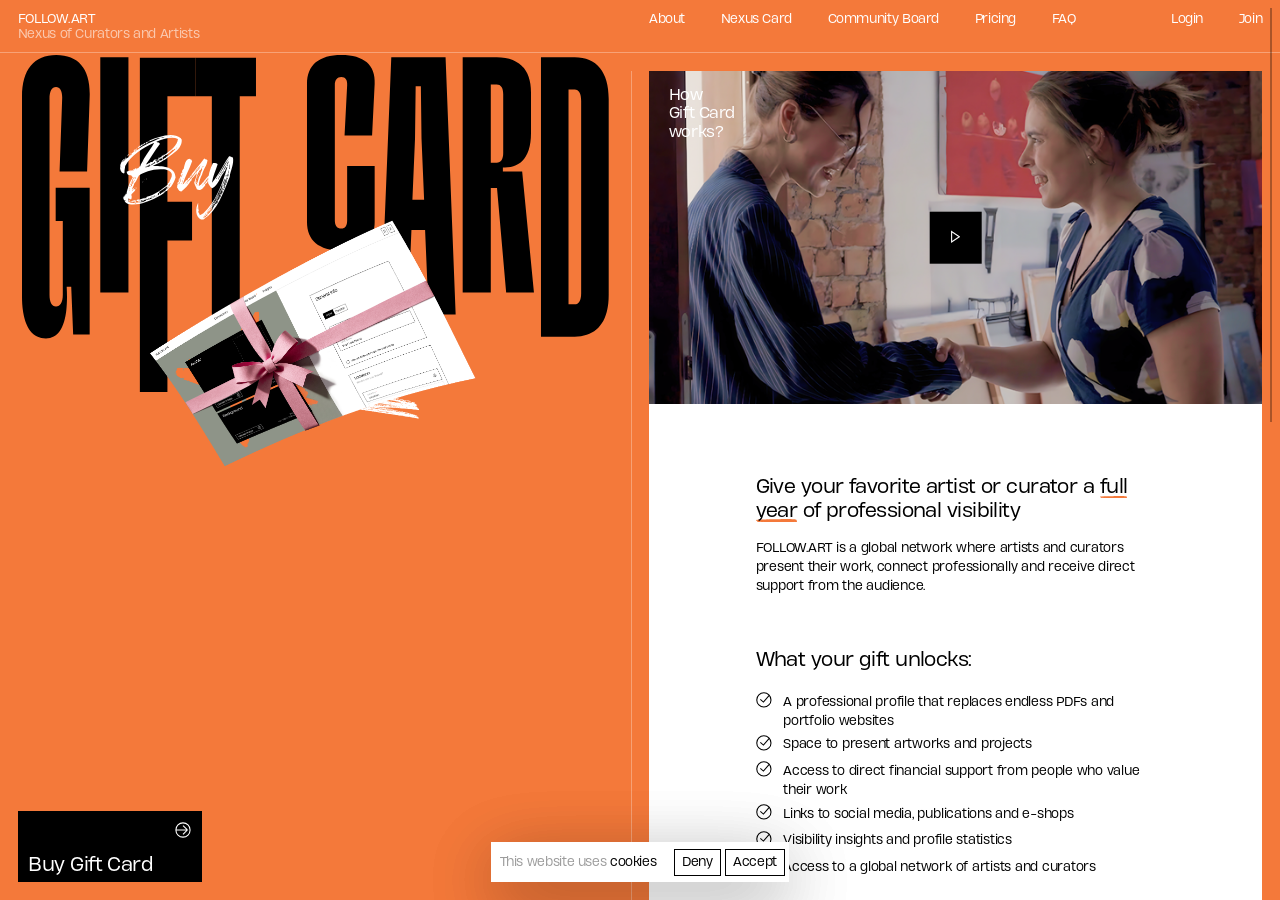
<file: gift-card/index.html>
<!DOCTYPE html><html lang="en"><head>
<script src="/assets/harden.js"></script><meta charset="utf-8"><meta name="viewport" content="width=device-width,initial-scale=1,viewport-fit=cover"><title>FOLLOW.ART Gift Card | Visibility for Curators &amp; Artists</title><style>@layer reset, base, utilities, components-base, components, overrides;</style><style>.page-enter-active,.page-leave-active{transition:opacity .4s ease}.page-enter-from,.page-leave-to{opacity:0}</style><style>@layer components-base{.scrollable{max-width:100%;position:relative;transition:background .4s ease;width:100%;--scrollable-height:100%;--scrollable-max-height:100svh}.scrollable__area{height:var(--scrollable-height);max-height:var(--scrollable-max-height);overflow:hidden;overflow-y:scroll;overscroll-behavior:contain;scroll-behavior:smooth;-ms-overflow-style:none;scrollbar-width:none}.scrollable__area::-webkit-scrollbar{display:none}.scrollable__scrollbar{z-index:999}.scrollable--fullscreen,.scrollable--root{--scrollable-height:100svh;--scrollable-max-height:100svh}.scrollable--fullscreen>.scrollable__area>div>.scrollable__area-inner,.scrollable--root>.scrollable__area>div>.scrollable__area-inner{min-height:100svh}.scrollable--root.scrollable--android{overflow:hidden}.scrollable--container-height{flex:1;height:0}.scrollable--height-by-flex{flex:1 0 auto;height:0}.scrollable--root{inset:0;position:fixed}body:has(.scrollable--root),html:has(.scrollable--root){overflow:clip}.lenis:not(.lenis-autoToggle).lenis-stopped{overflow:hidden!important}}html.lenis,html.lenis body{height:auto}.lenis:not(.lenis-autoToggle).lenis-stopped{overflow:clip}.lenis [data-lenis-prevent-horizontal],.lenis [data-lenis-prevent-touch],.lenis [data-lenis-prevent-vertical],.lenis [data-lenis-prevent-wheel],.lenis [data-lenis-prevent]{overscroll-behavior:contain}.lenis.lenis-smooth iframe{pointer-events:none}.lenis.lenis-autoToggle{transition-behavior:allow-discrete;transition-duration:1ms;transition-property:overflow}</style><style>:root{--promo-header-height:var(--xxxxl,calc(var(--scale-px)*80)) var(--n-xxxxl,var(--md,calc(var(--scale-px)*60)) var(--n-md,calc(var(--scale-px)*40)))}@layer components{.promo-header{left:0;position:fixed;top:0;width:100%;z-index:10}.promo-header__previous-bg{inset:0;position:absolute}.promo-header__row{height:var(--promo-header-height);padding:var(--md,var(--spacing) 0) var(--n-md,calc(var(--scale-px)*10) 0);position:relative;transition:transform 1.5s cubic-bezier(.55,0,.1,1)}.promo-header__logo{position:relative}.promo-header__logo-text{left:0;opacity:0;pointer-events:none;position:absolute;top:calc(100% + .53846em);transition:opacity 1.5s cubic-bezier(.55,0,.1,1)}.promo-header__animated-button{transition:font-size 1.5s cubic-bezier(.55,0,.1,1)}.promo-header__desktop-links{display:flex;gap:calc(var(--spacing)*2)}.promo-header__content-right{display:flex;justify-content:flex-end}.promo-header:after{border-bottom:1px solid var(--t-line);bottom:0;content:"";display:none;left:0;position:absolute;transition:transform 1.5s cubic-bezier(.55,0,.1,1);width:100%}.promo--has-loading-state{opacity:0;transform:translateY(-200%);transition:1.5s cubic-bezier(.55,0,.1,1);transition-property:opacity,transform}.promo--has-loading-state.promo--loaded{opacity:1;transform:translateY(0)}.promo-header--expanded{color:#00f}.promo-header--expanded .promo-header__row{transform:var(--md,translateY(calc(var(--scale-px)*-9))) var(--n-md,none)}.promo-header--expanded .promo-header__logo-text{opacity:var(--md,1) var(--n-md,0)}.promo-header--border:after{display:block}.promo-header--border-auto:after{display:block;transform:var(--md,scaleX(0)) var(--n-md,none)}.promo-header--border-auto.promo-header--expanded:after{transform:scaleX(1)}@media(max-width:567px)and (max-aspect-ratio:13/9),(max-width:667px)and (min-aspect-ratio:13/9),(max-width:979px)and (max-height:415px)and (min-aspect-ratio:13/9){.promo-header__animated-button{font-size:calc(var(--scale-text-rem)*1.2);--lh:calc(var(--scale-text-rem)*1.6);font-family:HeadingNow,Helvetica,Arial,sans-serif;font-weight:400;letter-spacing:-.03em;line-height:var(--lh);text-transform:none;--fos:-.169em;--foe:-.088em}.win .promo-header__animated-button{--fos:-.169em;--foe:-.088em}}}</style><style>@layer components-base{@property --lh{syntax:"<length>";inherits:true;initial-value:0}.btn{align-items:center;background-color:transparent;border:0;border-radius:var(--btn-border-radius,none);box-shadow:var(--btn-box-shadow,none);color:var(--btn-text);cursor:pointer;display:inline-flex;height:var(--btn-height,auto);justify-content:center;opacity:var(--btn-opacity,1);padding:0;position:relative;text-align:center;text-decoration:none;touch-action:manipulation;-webkit-user-select:none;-moz-user-select:none;user-select:none;vertical-align:middle;white-space:nowrap}.btn .icon:where(:not(.btn__hover-accent)){color:var(--btn-icon,var(--btn-text))}.btn:after{background:var(--btn-background,transparent);border-color:var(--btn-border,transparent)}.btn:before{background:var(--btn-hovered-background,transparent);border-color:var(--btn-hovered-border,transparent)}.btn>svg rect{stroke:var(--btn-border,transparent)}.btn>svg rect+rect{stroke:var(--btn-hovered-border,transparent)}.btn:focus-visible,:where(.btn-container):focus-visible .btn,:where(input):focus-visible+.btn:where(label),:where(label input):focus-visible+.btn{box-shadow:var(--btn-focused-box-shadow,var(--btn-box-shadow));color:var(--btn-focused-text,var(--btn-text));opacity:var(--btn-focused-opacity,var(--btn-opacity))}.btn:focus-visible .icon:where(:not(.btn__hover-accent)),:where(.btn-container):focus-visible .btn .icon:where(:not(.btn__hover-accent)),:where(input):focus-visible+.btn:where(label) .icon:where(:not(.btn__hover-accent)),:where(label input):focus-visible+.btn .icon:where(:not(.btn__hover-accent)){color:var(--btn-focused-icon,var(--btn-icon))}.btn:focus-visible:after,:where(.btn-container):focus-visible .btn:after,:where(input):focus-visible+.btn:where(label):after,:where(label input):focus-visible+.btn:after{background:var(--btn-focused-background,var(--btn-background));border-color:var(--btn-focused-border,var(--btn-border))}.btn:focus-visible:before,:where(.btn-container):focus-visible .btn:before,:where(input):focus-visible+.btn:where(label):before,:where(label input):focus-visible+.btn:before{background:var(--btn-focused-hovered-background,var(--btn-hovered-background));border-color:var(--btn-focused-hovered-border,var(--btn-hovered-border))}.btn:focus-visible>svg rect,:where(.btn-container):focus-visible .btn>svg rect,:where(input):focus-visible+.btn:where(label)>svg rect,:where(label input):focus-visible+.btn>svg rect{stroke:var(--btn-focused-border,var(--btn-border))}.btn:focus-visible>svg rect+rect,:where(.btn-container):focus-visible .btn>svg rect+rect,:where(input):focus-visible+.btn:where(label)>svg rect+rect,:where(label input):focus-visible+.btn>svg rect+rect{stroke:var(--btn-focused-hovered-border,var(--btn-hovered-border))}@media(hover:hover)and (pointer:fine){.btn:where(:not(.is-disabled,:disabled)):hover,:where(.btn-container:not(.is-disabled,:disabled)):hover .btn{color:var(--btn-hovered-text,var(--btn-text))}.btn:where(:not(.is-disabled,:disabled)):hover .icon:where(:not(.btn__hover-accent)),:where(.btn-container:not(.is-disabled,:disabled)):hover .btn .icon:where(:not(.btn__hover-accent)){color:var(--btn-hovered-icon,var(--btn-icon))}}.btn:is(.is-disabled,:disabled),:where(.btn-container).is-disabled .btn{box-shadow:var(--btn-disabled-box-shadow,var(--btn-box-shadow));color:var(--btn-disabled-text,var(--btn-text));opacity:var(--btn-disabled-opacity,var(--btn-opacity))}.btn:is(.is-disabled,:disabled) .icon:where(:not(.btn__hover-accent)),:where(.btn-container).is-disabled .btn .icon:where(:not(.btn__hover-accent)){color:var(--btn-disabled-icon,var(--btn-icon))}.btn:is(.is-disabled,:disabled):after,:where(.btn-container).is-disabled .btn:after{background:var(--btn-disabled-background,var(--btn-background));border-color:var(--btn-disabled-border,var(--btn-border))}.btn:is(.is-disabled,:disabled):before,:where(.btn-container).is-disabled .btn:before{background:var(--btn-disabled-hovered-background,var(--btn-hovered-background));border-color:var(--btn-disabled-hovered-border,var(--btn-hovered-border))}.btn:is(.is-disabled,:disabled)>svg rect,:where(.btn-container).is-disabled .btn>svg rect{stroke:var(--btn-disabled-border,var(--btn-border))}.btn:is(.is-disabled,:disabled)>svg rect+rect,:where(.btn-container).is-disabled .btn>svg rect+rect{stroke:var(--btn-disabled-hovered-border,var(--btn-hovered-border))}.btn.is-active,:where(.btn-container).is-active .btn,:where(input):checked+.btn:where(label),:where(label input):checked+.btn{box-shadow:var(--btn-active-box-shadow,var(--btn-box-shadow));color:var(--btn-active-text,var(--btn-text));opacity:var(--btn-active-opacity,var(--btn-opacity))}.btn.is-active .icon:where(:not(.btn__hover-accent)),:where(.btn-container).is-active .btn .icon:where(:not(.btn__hover-accent)),:where(input):checked+.btn:where(label) .icon:where(:not(.btn__hover-accent)),:where(label input):checked+.btn .icon:where(:not(.btn__hover-accent)){color:var(--btn-active-icon,var(--btn-icon))}.btn.is-active:after,:where(.btn-container).is-active .btn:after,:where(input):checked+.btn:where(label):after,:where(label input):checked+.btn:after{background:var(--btn-active-background,var(--btn-background));border-color:var(--btn-active-border,var(--btn-border))}.btn.is-active:before,:where(.btn-container).is-active .btn:before,:where(input):checked+.btn:where(label):before,:where(label input):checked+.btn:before{background:var(--btn-active-hovered-background,var(--btn-hovered-background));border-color:var(--btn-active-hovered-border,var(--btn-hovered-border))}.btn.is-active>svg rect,:where(.btn-container).is-active .btn>svg rect,:where(input):checked+.btn:where(label)>svg rect,:where(label input):checked+.btn>svg rect{stroke:var(--btn-active-border,var(--btn-border))}.btn.is-active>svg rect+rect,:where(.btn-container).is-active .btn>svg rect+rect,:where(input):checked+.btn:where(label)>svg rect+rect,:where(label input):checked+.btn>svg rect+rect{stroke:var(--btn-active-hovered-border,var(--btn-hovered-border))}.btn.is-active:focus-visible,:where(.btn-container).is-active:focus-visible .btn,:where(input):checked:focus-visible+.btn:where(label),:where(label input):checked:focus-visible+.btn{color:var(--btn-active-focused-hovered-text,var(--btn-active-focused-text))}.btn.is-active:focus-visible .icon:where(:not(.btn__hover-accent)),:where(.btn-container).is-active:focus-visible .btn .icon:where(:not(.btn__hover-accent)),:where(input):checked:focus-visible+.btn:where(label) .icon:where(:not(.btn__hover-accent)),:where(label input):checked:focus-visible+.btn .icon:where(:not(.btn__hover-accent)){color:var(--btn-active-focused-hovered-icon,var(--btn-active-focused-icon))}@media(hover:hover){.btn:where(:not(.is-disabled,:disabled)).is-active:hover,:where(.btn-container:not(.is-disabled,:disabled)).is-active:hover .btn,:where(.btn-container:not(.is-disabled,:disabled)):hover .btn.is-active,:where(input):checked+.btn:where(label:not(.is-disabled,:disabled)):hover,:where(label input):checked+.btn:where(:not(.is-disabled,:disabled)):hover{color:var(--btn-active-hovered-text,var(--btn-active-text))}.btn:where(:not(.is-disabled,:disabled)).is-active:hover .icon:where(:not(.btn__hover-accent)),:where(.btn-container:not(.is-disabled,:disabled)).is-active:hover .btn .icon:where(:not(.btn__hover-accent)),:where(.btn-container:not(.is-disabled,:disabled)):hover .btn.is-active .icon:where(:not(.btn__hover-accent)),:where(input):checked+.btn:where(label:not(.is-disabled,:disabled)):hover .icon:where(:not(.btn__hover-accent)),:where(label input):checked+.btn:where(:not(.is-disabled,:disabled)):hover .icon:where(:not(.btn__hover-accent)){color:var(--btn-active-hovered-icon,var(--btn-active-icon))}}.btn:where(.is-disabled,:disabled).is-active,:where(.btn-container).is-active .btn:where(.is-disabled,:disabled),:where(input):checked+.btn:where(label):where(.is-disabled,:disabled),:where(label input):checked+.btn:where(.is-disabled,:disabled){box-shadow:var(--btn-active-disabled-box-shadow,var(--btn-active-box-shadow));color:var(--btn-active-disabled-text,var(--btn-active-text));opacity:var(--btn-active-disabled-opacity,var(--btn-active-opacity))}.btn:where(.is-disabled,:disabled).is-active .icon:where(:not(.btn__hover-accent)),:where(.btn-container).is-active .btn:where(.is-disabled,:disabled) .icon:where(:not(.btn__hover-accent)),:where(input):checked+.btn:where(label):where(.is-disabled,:disabled) .icon:where(:not(.btn__hover-accent)),:where(label input):checked+.btn:where(.is-disabled,:disabled) .icon:where(:not(.btn__hover-accent)){color:var(--btn-active-disabled-icon,var(--btn-active-icon))}.btn:where(.is-disabled,:disabled).is-active:after,:where(.btn-container).is-active .btn:where(.is-disabled,:disabled):after,:where(input):checked+.btn:where(label):where(.is-disabled,:disabled):after,:where(label input):checked+.btn:where(.is-disabled,:disabled):after{background:var(--btn-active-disabled-background,var(--btn-active-background));border-color:var(--btn-active-disabled-border,var(--btn-active-border))}.btn:where(.is-disabled,:disabled).is-active:before,:where(.btn-container).is-active .btn:where(.is-disabled,:disabled):before,:where(input):checked+.btn:where(label):where(.is-disabled,:disabled):before,:where(label input):checked+.btn:where(.is-disabled,:disabled):before{background:var(--btn-active-disabled-hovered-background,var(--btn-active-hovered-background));border-color:var(--btn-active-disabled-hovered-border,var(--btn-active-hovered-border))}.btn:where(.is-disabled,:disabled).is-active>svg rect,:where(.btn-container).is-active .btn:where(.is-disabled,:disabled)>svg rect,:where(input):checked+.btn:where(label):where(.is-disabled,:disabled)>svg rect,:where(label input):checked+.btn:where(.is-disabled,:disabled)>svg rect{stroke:var(--btn-active-disabled-border,var(--btn-active-border))}.btn:where(.is-disabled,:disabled).is-active>svg rect+rect,:where(.btn-container).is-active .btn:where(.is-disabled,:disabled)>svg rect+rect,:where(input):checked+.btn:where(label):where(.is-disabled,:disabled)>svg rect+rect,:where(label input):checked+.btn:where(.is-disabled,:disabled)>svg rect+rect{stroke:var(--btn-active-disabled-hovered-border,var(--btn-active-hovered-border))}.btn.is-disabled,.btn:disabled{cursor:default;pointer-events:none}.btn__content{align-items:center;display:flex;gap:var(--btn-icon-spacing);height:var(--btn-height);justify-content:space-between;min-width:100%;padding:var(--btn-padding);position:relative;z-index:1}.btn__content:where(:has(.btn__text:only-child,.btn__icon:only-child)){justify-content:center}.btn__icon{align-items:center;display:flex;justify-content:center;transform-origin:center}.btn__icon--clone~.btn__icon--clone,.btn__text--clone~.btn__text--clone{position:absolute;visibility:hidden}.btn__icon--clone~.btn__text--clone,.btn__text--clone~.btn__icon--clone{right:0}.btn:where(span:not([role=button],[role=option])){cursor:default}.btn-container:not(.is-disabled,:disabled) .btn:where(span:not([role=button],[role=option])),label input:not(:disabled)+.btn:where(span:not([role=button],[role=option])){cursor:pointer}.btn__text{position:relative}@supports (text-box-trim:trim-both){.btn__text{text-box:trim-both cap alphabetic}}@supports not (text-box-trim:trim-both){.btn__text:after,.btn__text:before{content:"";display:block;height:0;overflow:hidden;position:relative}.btn__text:before{margin-bottom:calc((var(--lh, 1em) - 1em)/-2 + var(--fos, 0em))}.btn__text:after{margin-top:calc((var(--lh, 1em) - 1em)/-2 + var(--foe, 0em))}}.btn__text-text{pointer-events:none;position:relative;transition:color .3s cubic-bezier(.25,.74,.22,.99)}.btn__text>img{display:block;max-height:var(--btn-height);width:auto}.btn.icon{display:inline-flex;transition-property:all}.btn.is-loading .btn__icon,.btn.is-loading .btn__text{opacity:0}.btn:after,.btn:before{border-radius:var(--btn-border-radius);content:"";inset:0;position:absolute}.btn:before{z-index:1}.btn:after{pointer-events:none}.btn>svg rect{rx:var(--btn-border-radius);ry:var(--btn-border-radius)}@media print{.btn{border:1px solid var(--t-primary)!important;color:var(--t-heading)!important}}.btn{font-size:var(--xxxxl,calc(var(--scale-text-rem)*2.6)) var(--n-xxxxl,var(--md,calc(var(--scale-text-rem)*2)) var(--n-md,calc(var(--scale-text-rem)*1.6)));--lh:var(--xxxxl,calc(var(--scale-text-rem)*3)) var(--n-xxxxl,var(--md,calc(var(--scale-text-rem)*2.5)) var(--n-md,calc(var(--scale-text-rem)*2)));font-family:HeadingNow,Helvetica,Arial,sans-serif;font-weight:400;letter-spacing:-.03em;line-height:var(--lh);text-transform:none}.btn,.win .btn{--fos:-.169em;--foe:-.088em}.btn{transition:.3s cubic-bezier(.25,.74,.22,.99);transition-property:color,opacity}.btn .icon{transition:.3s cubic-bezier(.25,.74,.22,.99);transition-property:color,transform}.btn:after,.btn:before{transition:.3s cubic-bezier(.25,.74,.22,.99);transition-property:transform,background-color,border-color,box-shadow,opacity}.btn:before{opacity:0}@media(hover:hover)and (pointer:fine){.btn:where(:not(.is-disabled,:disabled)):hover:before,:where(.btn-container:not(.is-disabled,:disabled)):hover .btn:before{opacity:1}}.btn--accent{--hover-accent-height:22px}.btn--accent .btn__hover-accent{color:var(--btn-accent);height:var(--hover-accent-height);left:max(-13%,-14px);opacity:0;pointer-events:none;position:absolute;top:50%;transform:scaleX(.5) translateY(-50%);transform-origin:0 50%;transition:.3s cubic-bezier(.25,.74,.22,.99);transition-property:opacity,transform;width:calc(100% + min(26%,28px));z-index:1}.btn--accent .btn__hover-accent--text{transform:scaleX(.2312138728) translateY(-50%);z-index:-1}.btn--accent.btn--no-role .btn__hover-accent{display:none}@media(hover:hover)and (pointer:fine){.btn--accent:where(:not(.is-disabled,:disabled)):hover .btn__hover-accent,:where(.btn-container:not(.is-disabled,:disabled)):hover .btn--accent .btn__hover-accent{opacity:1;transform:scaleX(1) translateY(-50%)}}.btn--accent:focus-visible .btn__hover-accent,:where(.btn-container):focus-visible .btn--accent .btn__hover-accent,:where(input):focus-visible+.btn--accent:where(label) .btn__hover-accent,:where(label input):focus-visible+.btn--accent .btn__hover-accent{opacity:1;transform:scaleX(1) translateY(-50%)}.btn--outline{--btn-border-size:1px}.btn--outline:after,.btn--outline:before{border-style:solid;border-width:var(--btn-border-size)}.btn--square{aspect-ratio:1;flex-grow:0;flex-shrink:0}.btn--square .btn__content{padding-left:0;padding-right:0}.btn--square .btn__text>img{max-width:var(--btn-height);-o-object-fit:cover;object-fit:cover}.btn--ellipsis,.btn--ellipsis .btn__text{min-width:0}.btn--ellipsis .btn__text-text{display:block;margin-bottom:-.2em;margin-top:-.2em;overflow:hidden;padding-bottom:.2em;padding-right:.1em;padding-top:.2em;text-overflow:ellipsis;white-space:nowrap}.btn--link{--btn-border-radius:0!important}.btn--link:where(:not(.btn--link--select)){--btn-padding:0!important}.btn--link:where(:not(.btn--full,.btn--square)){width:auto}.btn--link:where(:not(.btn--square)){height:auto}.btn--link:where(:not(.btn--square))>.btn__content{height:auto;justify-content:flex-start;text-align:left}.btn--link:before{display:none}.btn--link:focus-visible,:where(.btn-container):focus-visible .btn--link,:where(input):focus-visible+.btn--link:where(label),:where(label input):focus-visible+.btn--link{box-shadow:none}.btn--link:focus-visible:not(.btn-container),:where(.btn-container):focus-visible .btn--link:not(.btn-container),:where(input):focus-visible+.btn--link:where(label):not(.btn-container),:where(label input):focus-visible+.btn--link:not(.btn-container){outline-color:currentColor;outline-offset:1px;outline-style:auto;outline-width:1px}.btn--link--underline .btn__text{text-decoration:underline;text-decoration-color:var(--t-line-thin);text-underline-offset:.3em}.btn--link--underline:hover .btn__text{text-decoration:none}.btn--full{width:100%}.btn--full\:sm-down{width:var(--md,auto) var(--n-md,100%)}.btn--full\:md-up{width:var(--md,100%) var(--n-md,auto)}.btn--block{display:flex}.btn--block:where(:not(.btn--full,.btn--square)){width:-moz-fit-content;width:fit-content}.btn-container{cursor:pointer}.btn-container:is(.is-disabled,:disabled){cursor:default}.btn{--btn-height:var(--md,calc(var(--scale-px)*40)) var(--n-md,calc(var(--scale-px)*30));--btn-padding:var(--md,0 calc(var(--scale-px)*12)) var(--n-md,0 calc(var(--scale-px)*9))}.btn--smallish{--btn-height:calc(var(--scale-px)*30);--btn-padding:0 calc(var(--scale-px)*9)}.btn--small{--btn-height:var(--md,calc(var(--scale-px)*30)) var(--n-md,calc(var(--scale-px)*20));--btn-padding:0 calc(var(--scale-px)*9)}.btn--medium{--btn-height:calc(var(--scale-px)*40);--btn-padding:0 calc(var(--scale-px)*9)}.btn--large{--btn-height:var(--xxxxl,calc(var(--scale-px)*120)) var(--n-xxxxl,var(--md,calc(var(--scale-px)*80)) var(--n-md,calc(var(--scale-px)*60)));--btn-padding:var(--md,calc(var(--scale-px)*12)) var(--n-md,calc(var(--scale-px)*9) calc(var(--scale-px)*9) calc(var(--scale-px)*10))}.btn--large .btn__text{align-self:flex-end}.btn--large .btn__icon{align-self:flex-start}.btn--text-base{font-size:var(--xxxxl,calc(var(--scale-text-rem)*3.8)) var(--n-xxxxl,var(--md,calc(var(--scale-text-rem)*2.6)) var(--n-md,calc(var(--scale-text-rem)*2.1)));--lh:var(--xxxxl,calc(var(--scale-text-rem)*4.5)) var(--n-xxxxl,var(--md,calc(var(--scale-text-rem)*3)) var(--n-md,calc(var(--scale-text-rem)*2.5)));font-family:HeadingNow,Helvetica,Arial,sans-serif;font-weight:400;letter-spacing:-.03em;line-height:var(--lh);text-transform:none}.btn--text-base,.win .btn--text-base{--fos:-.169em;--foe:-.088em}.btn--text-smaller{font-size:var(--xxxxl,calc(var(--scale-text-rem)*1.6)) var(--n-xxxxl,var(--md,calc(var(--scale-text-rem)*1.3)) var(--n-md,calc(var(--scale-text-rem)*1.2)));--lh:var(--xxxxl,calc(var(--scale-text-rem)*2)) var(--n-xxxxl,calc(var(--scale-text-rem)*1.6));font-family:HeadingNow,Helvetica,Arial,sans-serif;font-weight:400;letter-spacing:-.03em;line-height:var(--lh);text-transform:none}.btn--text-smaller,.win .btn--text-smaller{--fos:-.169em;--foe:-.088em}.btn--text-card-base{font-size:calc(var(--scale-text-rem)*1.3);--lh:calc(var(--scale-text-rem)*2);font-family:HeadingNow,Helvetica,Arial,sans-serif;font-weight:400;letter-spacing:-.02em;line-height:var(--lh);text-transform:none}.btn--text-card-base,.win .btn--text-card-base{--fos:-.169em;--foe:-.088em}.btn--text-h1{font-size:var(--xxxxl,calc(var(--scale-text-rem)*38.5)) var(--n-xxxxl,var(--xxxl,calc(var(--scale-text-rem)*30.1)) var(--n-xxxl,var(--md,calc(var(--scale-text-rem)*25.7)) var(--n-md,calc(var(--scale-text-rem)*14.3))));--lh:var(--xxxxl,calc(var(--scale-text-rem)*30)) var(--n-xxxxl,var(--xxxl,calc(var(--scale-text-rem)*23)) var(--n-xxxl,var(--md,calc(var(--scale-text-rem)*20)) var(--n-md,calc(var(--scale-text-rem)*11))));font-family:Hardbop,Helvetica,Arial,sans-serif;font-weight:700;letter-spacing:0;line-height:var(--lh);text-transform:uppercase}.btn--text-h1,.win .btn--text-h1{--fos:-.167em;--foe:-.133em}.btn--text-h2-sm{font-size:var(--xxxxl,calc(var(--scale-text-rem)*38.5)) var(--n-xxxxl,var(--md,calc(var(--scale-text-rem)*22.8)) var(--n-md,calc(var(--scale-text-rem)*11.4)));--lh:var(--xxxxl,calc(var(--scale-text-rem)*30)) var(--n-xxxxl,var(--md,calc(var(--scale-text-rem)*18)) var(--n-md,calc(var(--scale-text-rem)*9)));font-family:Hardbop,Helvetica,Arial,sans-serif;font-weight:700;letter-spacing:0;line-height:var(--lh);text-transform:uppercase}.btn--text-h2-sm,.win .btn--text-h2-sm{--fos:-.167em;--foe:-.133em}.btn--text-h5{font-size:calc(var(--scale-text-rem)*8.5);--lh:calc(var(--scale-text-rem)*9);font-family:Hardbop,Helvetica,Arial,sans-serif;font-weight:700;letter-spacing:0;line-height:var(--lh);text-transform:uppercase}.btn--text-h5,.win .btn--text-h5{--fos:-.167em;--foe:-.133em}.btn--text-card-original{font-size:calc(var(--scale-text-rem)*2);--lh:calc(var(--scale-text-rem)*2.5);font-family:HeadingNow,Helvetica,Arial,sans-serif;font-weight:400;letter-spacing:-.03em;line-height:var(--lh);text-transform:none}.btn--text-card-original,.win .btn--text-card-original{--fos:-.169em;--foe:-.088em}.btn--text-card{font-size:calc(var(--scale-text-rem)*1.6);--lh:calc(var(--scale-text-rem)*2);font-family:HeadingNow,Helvetica,Arial,sans-serif;font-weight:400;letter-spacing:-.03em;line-height:var(--lh);text-transform:none}.btn--text-card,.win .btn--text-card{--fos:-.169em;--foe:-.088em}.btn--text-card-lead{font-size:calc(var(--scale-text-rem)*1.6);--lh:calc(var(--scale-text-rem)*2);font-family:HeadingNow,Helvetica,Arial,sans-serif;font-weight:400;letter-spacing:-.03em;line-height:var(--lh);text-transform:none}.btn--text-card-lead,.win .btn--text-card-lead{--fos:-.169em;--foe:-.088em}.btn--text-card-lead-sm{font-size:var(--md,calc(var(--scale-text-rem)*1.6)) var(--n-md,calc(var(--scale-text-rem)*1.3));--lh:calc(var(--scale-text-rem)*2);font-family:HeadingNow,Helvetica,Arial,sans-serif;font-weight:400;letter-spacing:var(--md,-.03em) var(--n-md,-.02em);line-height:var(--lh);text-transform:none}.btn--text-card-lead-sm,.win .btn--text-card-lead-sm{--fos:-.169em;--foe:-.088em}.btn--text-card-small{font-size:calc(var(--scale-text-rem)*1.3);--lh:calc(var(--scale-text-rem)*2);font-family:HeadingNow,Helvetica,Arial,sans-serif;font-weight:400;letter-spacing:-.02em;line-height:var(--lh);text-transform:none}.btn--text-card-small,.win .btn--text-card-small{--fos:-.169em;--foe:-.088em}.btn--text-card-medium{font-size:calc(var(--scale-text-rem)*1.6);--lh:calc(var(--scale-text-rem)*2);font-family:HeadingNow,Helvetica,Arial,sans-serif;font-weight:400;letter-spacing:-.03em;line-height:var(--lh);text-transform:none}.btn--text-card-medium,.win .btn--text-card-medium{--fos:-.169em;--foe:-.088em}.btn--text-card-large{font-size:calc(var(--scale-text-rem)*2);--lh:calc(var(--scale-text-rem)*2.5);font-family:HeadingNow,Helvetica,Arial,sans-serif;font-weight:400;letter-spacing:-.03em;line-height:var(--lh);text-transform:none}.btn--text-card-large,.win .btn--text-card-large{--fos:-.169em;--foe:-.088em}.btn--text-card-h1{font-size:var(--md,calc(var(--scale-text-rem)*4)) var(--n-md,calc(var(--scale-text-rem)*3.2));--lh:var(--md,calc(var(--scale-text-rem)*4)) var(--n-md,calc(var(--scale-text-rem)*3.5));font-family:HeadingNow,Helvetica,Arial,sans-serif;font-weight:400;letter-spacing:-.04em;line-height:var(--lh);text-transform:none}.btn--text-card-h1,.win .btn--text-card-h1{--fos:-.169em;--foe:-.088em}.btn--text-left .btn__content{justify-content:flex-start}.btn--text-right .btn__content{justify-content:flex-end}.btn{--btn-icon-spacing:calc(var(--scale-px)*10)}.btn--icon-spacing-small{--btn-icon-spacing:calc(var(--scale-px)*6)}.btn--icon-spacing-smallish{--btn-icon-spacing:calc(var(--scale-px)*20)}.btn--icon-spacing-medium{--btn-icon-spacing:var(--md,calc(var(--scale-px)*43)) var(--n-md,calc(var(--scale-px)*19))}.btn--full.btn--icon-spacing-max .btn__content{justify-content:space-between}.btn--primary{--btn-accent:var(--t-button_primary_accent);--btn-text:var(--t-button_primary_text);--btn-background:var(--t-button_primary_background);--btn-hovered-text:var(--t-button_primary_hovered-text);--btn-hovered-background:var(--t-button_primary_hovered-background);--btn-disabled-background:var(--t-button_primary_disabled-background)}.btn--secondary{--btn-accent:var(--t-button_secondary_accent);--btn-text:var(--t-button_secondary_text);--btn-background:var(--t-button_secondary_background);--btn-hovered-text:var(--t-button_secondary_hovered-text);--btn-hovered-background:var(--t-button_secondary_hovered-background)}.btn--danger{--btn-accent:var(--t-button_danger_accent);--btn-text:var(--t-button_danger_text);--btn-background:var(--t-button_danger_background);--btn-hovered-text:var(--t-button_danger_hovered-text);--btn-hovered-background:var(--t-button_danger_hovered-background)}.btn--outline{--btn-accent:var(--t-button_outline_accent);--btn-text:var(--t-button_outline_text);--btn-background:var(--t-button_outline_background);--btn-border:var(--t-button_outline_border);--btn-disabled-text:var(--t-button_outline_disabled-text);--btn-disabled-border:var(--t-button_outline_disabled-border)}.btn--outline--small{--btn-accent:var(--t-button_outline--small_accent);--btn-text:var(--t-button_outline--small_text);--btn-background:var(--t-button_outline--small_background);--btn-border:var(--t-button_outline--small_border);--btn-hovered-text:var(--t-button_outline--small_hovered-text);--btn-hovered-border:var(--t-button_outline--small_hovered-border);--btn-disabled-text:var(--t-button_outline--small_disabled-text);--btn-disabled-border:var(--t-button_outline--small_disabled-border)}.btn--outline--error{--btn-border:var(--t-button_outline--error_border)}.btn--link{--btn-accent:var(--t-button_link_accent);--btn-text:var(--t-button_link_text);--btn-hovered-text:var(--t-button_link_hovered-text);--btn-active-hovered-text:var(--t-button_link_active-hovered-text);--btn-active-text:var(--t-button_link_active-text);--btn-active-accent:var(--t-button_link_active-accent)}.btn--link--small{--btn-accent:var(--t-button_link--small_accent);--btn-text:var(--t-button_link--small_text);--btn-hovered-text:var(--t-button_link--small_hovered-text)}.btn--link--heading{--btn-accent:var(--t-button_link--heading_accent);--btn-text:var(--t-button_link--heading_text);--btn-hovered-text:var(--t-button_link--heading_hovered-text);--btn-active-text:var(--t-button_link--heading_active-text);--btn-disabled-text:var(--t-button_link--heading_disabled-text)}.btn--link--select{--btn-accent:var(--t-button_link--select_accent);--btn-text:var(--t-button_link--select_text);--btn-hovered-text:var(--t-button_link--select_hovered-text);--btn-active-text:var(--t-button_link--select_active-text)}.btn--link--error{--btn-accent:var(--t-button_link--error_accent);--btn-text:var(--t-button_link--error_text);--btn-hovered-text:var(--t-button_link--error_hovered-text)}.btn--outline--accent{--btn-accent:var(--t-button_outline--accent_accent);--btn-text:var(--t-button_outline--accent_text);--btn-background:var(--t-button_outline--accent_background);--btn-border:var(--t-button_outline--accent_border);--btn-hovered-text:var(--t-button_outline--accent_hovered-text);--btn-hovered-border:var(--t-button_outline--accent_hovered-border);--btn-disabled-text:var(--t-button_outline--accent_disabled-text);--btn-disabled-border:var(--t-button_outline--accent_disabled-border)}}</style><style>@layer utilities{:root{--is-visible--sm-down:var(--md,none) var(--n-md,block);--is-visible--md-up:var(--md,block) var(--n-md,none);--is-visible--xxxl-down:var(--xxxxl,none) var(--n-xxxxl,block);--is-visible--xxxxl:var(--xxxxl,block) var(--n-xxxxl,none)}}@layer components-base{.icon{display:inline-block;flex-shrink:0;height:calc(var(--icon-height)*var(--scale-px, 1));vertical-align:middle;width:calc(var(--icon-width)*var(--scale-px, 1))}}@layer overrides{.icon-early-access{margin-bottom:var(--xxxxl,0) var(--n-xxxxl,calc(var(--scale-px)*-8));margin-left:var(--xxxxl,0) var(--n-xxxxl,calc(var(--scale-px)*-8))}.icon-videinfra{margin-bottom:-4px;margin-top:-4px}.icon-shake{animation:icon-next-animation .45s step-end infinite}.icon-shake-reverse{animation:icon-next-animation .45s step-end infinite reverse}.icon-next,.icon-next-reverse{animation:icon-next-animation .45s step-end infinite;transform-origin:center}.sprite-flags{margin-bottom:-4px;margin-top:-4px}.icon-cancel,.icon-confirm,.icon-open{margin:-1px}}@keyframes icon-next-animation{33.33%{transform:rotate(-5deg)}66.66%{transform:rotate(-10deg)}}</style><style>@layer components-base{.section{--s-upd:0svh;--s-und:0svh;--s-mh:0svh;--s-h:auto;display:grid;grid-auto-rows:1fr;grid-template-areas:"sticky_content";grid-template-columns:1fr;grid-template-rows:auto;margin-bottom:calc(var(--s-und)*-1);margin-top:calc(var(--s-upd)*-1);min-height:calc(var(--s-mh) + var(--s-upd) + var(--s-und));position:relative}.section:after{content:"";display:block;height:calc(var(--s-upd) + var(--s-und))}.section:has(.section__layer:not(.section__layer--sticky)):after{height:var(--s-und)}.section--under-previous{--s-upd:100svh}.section--under-next{--s-und:100svh}.section--under-next\:sm-down{--s-und:var(--md,0svh) var(--n-md,100svh)}.section--under-next\:md-up{--s-und:var(--md,100svh) var(--n-md,0svh)}.section--under-next+.section--under-previous{margin-top:calc(-100svh - var(--s-upd))}.section--full-height{--s-mh:100svh}.section--no-overflow{clip-path:inset(var(--s-upd) 0 var(--s-und) 0)}.section--above{z-index:1}}</style><style>@layer components-base{.section__layer{align-self:start;grid-area:sticky_content;min-height:var(--s-mh);min-width:0;position:relative}.section__layer:where(:not(.section__layer--sticky)){margin-top:var(--s-upd)}.section__layer--sticky{contain:content;height:var(--s-h);position:sticky;top:0}.section__layer--above{z-index:1}.section__layer--full-height{--s-mh:100svh}@media(max-width:567px)and (max-aspect-ratio:13/9),(max-width:667px)and (min-aspect-ratio:13/9),(max-width:979px)and (max-height:415px)and (min-aspect-ratio:13/9){.section__layer--sticky\:sm-down{contain:content;height:var(--s-h);position:sticky;top:0}}@media(min-width:568px)and (max-width:667px)and (max-aspect-ratio:13/9),(min-width:668px)and (max-aspect-ratio:10/11),(min-width:668px)and (min-height:416px),(min-width:980px){.section__layer--sticky\:md-up{contain:content;height:var(--s-h);position:sticky;top:0}}}</style><style>@layer components-base{.sticky{align-self:start;display:flex;flex-direction:column;min-width:0;position:relative}.sticky>*{flex:1}.sticky--sticky{contain:content;position:sticky;top:0}.sticky--full-height{min-height:100svh}@media(min-width:568px)and (max-width:667px)and (max-aspect-ratio:13/9),(min-width:668px)and (max-aspect-ratio:10/11),(min-width:668px)and (min-height:416px),(min-width:980px){.sticky--sticky\:md-up{contain:content;position:sticky;top:0}.sticky--full-height\:md-up{min-height:100svh}}}</style><style>@layer components{.gift-card-section__content{display:flex;flex-direction:column;position:static}@media(min-width:568px)and (max-width:667px)and (max-aspect-ratio:13/9),(min-width:668px)and (max-aspect-ratio:10/11),(min-width:668px)and (min-height:416px),(min-width:980px){.gift-card-section__content{height:calc(100svh - var(--spacing-promo-header) - var(--spacing));position:sticky;top:var(--spacing-promo-header)}}.gift-card-section__title{position:relative;width:100%}.gift-card-section__title svg{position:relative;top:-3px}.gift-card-section__title-decoration{height:var(--xxxxl,calc(var(--scale-px)*200)) var(--n-xxxxl,var(--xxl,calc(var(--scale-px)*102)) var(--n-xxl,var(--md,6.9863013699vw) var(--n-md,calc(var(--scale-px)*64))));left:var(--md,26.6%) var(--n-md,calc(var(--scale-px)*105));position:absolute;top:var(--md,33%) var(--n-md,57.3%);transform:translate(-50%,-50%);width:var(--xxxxl,calc(var(--scale-px)*200)) var(--n-xxxxl,var(--xxl,calc(var(--scale-px)*135)) var(--n-xxl,var(--md,9.2465753425vw) var(--n-md,calc(var(--scale-px)*100))))}.gift-card-section__content-texts{display:flex;flex-direction:column;position:relative}.gift-card-section__bg-image{left:var(--md,8.2876712329vw) var(--n-md,calc(var(--scale-px)*80));position:absolute;top:var(--md,10vw) var(--n-md,calc(var(--scale-px)*105));width:var(--md,29.1095890411vw) var(--n-md,calc(var(--scale-px)*259))}.gift-card-section__cta-btn{min-width:14.3835616438vw;width:var(--md,-moz-min-content) var(--n-md,100%);width:var(--md,min-content) var(--n-md,100%)}.gift-card-section__advantage-list{display:flex;flex-direction:column;gap:var(--md,calc(var(--scale-px)*10)) var(--n-md,calc(var(--scale-px)*4));list-style:none;margin:0;padding-left:0}.gift-card-section__advantage-list li{display:flex;left:var(--md,calc(var(--scale-px)*-1)) var(--n-md,calc(var(--scale-px)*-2));position:relative}.gift-card-section__advantage-list li span{margin-left:var(--md,calc(var(--scale-px)*12)) var(--n-md,calc(var(--scale-px)*8));margin-top:6px}@media(max-width:567px)and (max-aspect-ratio:13/9),(max-width:667px)and (min-aspect-ratio:13/9),(max-width:979px)and (max-height:415px)and (min-aspect-ratio:13/9){.gift-card-section__advantage-list li{font-size:calc(var(--scale-text-rem)*1.3);--lh:calc(var(--scale-text-rem)*2);font-family:HeadingNow,Helvetica,Arial,sans-serif;font-weight:400;letter-spacing:-.02em;line-height:var(--lh);text-transform:none;--fos:-.169em;--foe:-.088em}.win .gift-card-section__advantage-list li{--fos:-.169em;--foe:-.088em}}@media(min-width:568px)and (max-width:667px)and (max-aspect-ratio:13/9),(min-width:668px)and (max-aspect-ratio:10/11),(min-width:668px)and (min-height:416px),(min-width:980px){.gift-card-section__advantage-list li{font-size:var(--md,calc(var(--scale-text-rem)*1.6)) var(--n-md,calc(var(--scale-text-rem)*1.3));--lh:calc(var(--scale-text-rem)*2);font-family:HeadingNow,Helvetica,Arial,sans-serif;font-weight:400;letter-spacing:var(--md,-.03em) var(--n-md,-.02em);line-height:var(--lh);text-transform:none;--fos:-.169em;--foe:-.088em}.win .gift-card-section__advantage-list li{--fos:-.169em;--foe:-.088em}}.gift-card-section__form-wrapper{background:var(--t-text);display:flex;flex-direction:column}.gift-card-section__partners{gap:calc(var(--scale-px)*10) calc(var(--scale-px)*20)}.gift-card-section__partners img{height:40px}.gift-card-section__video-wrapper{position:relative}.gift-card-section__video-wrapper:hover{cursor:pointer}.gift-card-section__video-wrapper:hover .btn__hover-accent{opacity:1;transform:scaleX(1) translateY(-50%)}.gift-card-section__video-player-wrapper{align-items:center;display:flex;height:100svh;justify-content:center;position:relative}.gift-card-section__video-player-wrapper iframe{pointer-events:auto!important}.gift-card-section__video-player{align-items:center;display:flex;height:var(--md,79.4871794872svh) var(--n-md,auto);justify-content:center;width:var(--md,75.3424657534vw) var(--n-md,100%)}.gift-card-section__video-player iframe{height:100%;width:100%}.gift-card-section__video-preview-text{left:20px;position:absolute;top:18px}.gift-card-section__video-preview-img{height:var(--md,26.0273972603vw) var(--n-md,48.7179487179vw)}.gift-card-section__video-preview-play-btn{height:var(--xxl,calc(var(--scale-px)*60)) var(--n-xxl,var(--md,4.1095890411vw) var(--n-md,calc(var(--scale-px)*30)));left:50%;position:absolute;top:50%;transform:translate(-50%,-50%);width:var(--xxl,calc(var(--scale-px)*60)) var(--n-xxl,var(--md,4.1095890411vw) var(--n-md,calc(var(--scale-px)*30)));z-index:1}.gift-card-section__video-preview-play-btn .btn__hover-accent{height:var(--md,2.1917808219vw) var(--n-md,calc(var(--scale-px)*20));left:var(--md,-1.3698630137vw) var(--n-md,calc(var(--scale-px)*-10));width:var(--md,3.4246575342vw) var(--n-md,calc(var(--scale-px)*30))}.gift-card-section__video-preview-play-icon{height:var(--xxl,calc(var(--scale-px)*16)) var(--n-xxl,var(--md,1.095890411vw) var(--n-md,4.1025641026vw));width:var(--xxl,calc(var(--scale-px)*10)) var(--n-xxl,var(--md,.6849315068vw) var(--n-md,2.5641025641vw))}.gift-card-section .trustpilot-widget{height:40px;margin:0 -20px;position:absolute;width:220px}}</style><style>@layer components{.buying-gift-card-form__cost{margin-top:var(--xxxxl,calc(var(--scale-px)*12)) var(--n-xxxxl,calc(var(--scale-px)*7))}.buying-gift-card-form__action-btn{margin-left:auto;max-width:var(--xxxxl,calc(var(--scale-px)*220)) var(--n-xxxxl,var(--md,calc(var(--scale-px)*180)) var(--n-md,auto))}.buying-gift-card-form--page-view .buying-gift-card-form__text{width:var(--md,95%) var(--n-md,auto)}}</style><style>@layer components-base{.modal{inset:0;overflow:hidden;position:fixed}.modal__background{inset:0;position:absolute}.modal__wrapper{position:relative}.modal__wrapper-header{left:0;position:fixed;top:0;width:100%;z-index:1}.modal__wrapper-header-close{position:absolute;right:var(--spacing);top:var(--spacing)}.modal__wrapper-footer{bottom:0;left:0;position:fixed;width:100%;z-index:1}}@layer components{.modal--menu{--grid-gx:0px;--grid-gy:0px;--grid-row-width:100vw;--grid-col-count:12;--grid-col-item-width:calc((var(--grid-row-width) - var(--grid-gx)*(var(--grid-col-count) - 1))/var(--grid-col-count))}.modal--menu .modal__wrapper-header-close{left:var(--md,calc(100vw - var(--grid-col-item-width)*3 - var(--grid-gx)*2 + var(--scale-px)*10 + var(--spacing))) var(--n-md,auto);right:var(--md,auto) var(--n-md,var(--spacing))}.modal--menu .modal__background{background-color:var(--c-gray-popup-bg);display:var(--md,none) var(--n-md,block)}}</style><style>@layer components{.promo-footer{padding-bottom:var(--cookie-message-height,0)}.footer-links{display:flex;flex-direction:column;gap:var(--md,calc(var(--scale-px)*6)) var(--n-md,calc(var(--scale-px)*11))}@media(min-width:568px)and (max-width:667px)and (max-aspect-ratio:13/9),(min-width:668px)and (max-aspect-ratio:10/11),(min-width:668px)and (min-height:416px),(min-width:980px){.footer-links--text-right{align-items:flex-end}}.footer-copyright{position:relative}.footer-author{align-items:center;display:flex;gap:calc(var(--scale-px)*9)}@media(min-width:568px)and (max-width:667px)and (max-aspect-ratio:13/9),(min-width:668px)and (max-aspect-ratio:10/11),(min-width:668px)and (min-height:416px),(min-width:980px){.footer-author{justify-content:flex-end}}.footer-author--no-justify-content{justify-content:flex-start}.footer-author__icon{position:relative;z-index:1}.footer-padding{padding-bottom:calc(var(--spacing) + env(safe-area-inset-bottom) + var(--cookie-message-height, 0px))}}</style><style>@layer components;@layer utilities{.group{align-items:flex-start;display:flex;flex-direction:row;flex-wrap:wrap;justify-content:flex-start}.group--tiny{gap:calc(var(--scale-px)*5)}.group--smaller{gap:calc(var(--scale-px)*10)}.group--progress{gap:calc(var(--scale-px)*14)}.group--small{gap:var(--md,calc(var(--scale-px)*20)) var(--n-md,calc(var(--scale-px)*10))}.group--medium{gap:calc(var(--scale-px)*20)}.group--spacing{gap:var(--spacing)}.group--v-start,.group--v-start\:xs{align-items:flex-start}.group--v-center,.group--v-center\:xs{align-items:center}.group--v-end,.group--v-end\:xs{align-items:flex-end}.group--h-start,.group--h-start\:xs{justify-content:flex-start}.group--h-center,.group--h-center\:xs{justify-content:center}.group--h-end,.group--h-end\:xs{justify-content:flex-end}.group--h-between,.group--h-between\:xs{justify-content:space-between}.group--wrap,.group--wrap\:xs{flex-wrap:wrap}.group--nowrap,.group--nowrap\:xs{flex-wrap:nowrap}.group--column,.group--column\:xs{flex-direction:column}@media(min-width:568px)and (max-width:667px)and (max-aspect-ratio:13/9),(min-width:668px)and (max-aspect-ratio:10/11),(min-width:668px)and (min-height:416px),(min-width:980px){.group--v-start\:md{align-items:flex-start}.group--v-center\:md{align-items:center}.group--v-end\:md{align-items:flex-end}.group--h-start\:md{justify-content:flex-start}.group--h-center\:md{justify-content:center}.group--h-end\:md{justify-content:flex-end}.group--h-between\:md{justify-content:space-between}.group--wrap\:md{flex-wrap:wrap}.group--nowrap\:md{flex-wrap:nowrap}.group--column\:md{flex-direction:column}}@media(min-width:2400px)and (min-height:700px){.group--v-start\:xxxxl{align-items:flex-start}.group--v-center\:xxxxl{align-items:center}.group--v-end\:xxxxl{align-items:flex-end}.group--h-start\:xxxxl{justify-content:flex-start}.group--h-center\:xxxxl{justify-content:center}.group--h-end\:xxxxl{justify-content:flex-end}.group--h-between\:xxxxl{justify-content:space-between}.group--wrap\:xxxxl{flex-wrap:wrap}.group--nowrap\:xxxxl{flex-wrap:nowrap}.group--column\:xxxxl{flex-direction:column}}}</style><style>@layer components{.loading-screen{inset:0;position:fixed;z-index:9999}.loading-screen__decoration{animation:changingElements 1.5s linear infinite;left:50%;opacity:0;position:absolute;top:50%;transform:translate(-50%,-50%);width:var(--xxxxl,7vw) var(--n-xxxxl,var(--md,calc(var(--scale-px)*100)) var(--n-md,18vw))}.loading-screen__decoration-1{animation-delay:0s}.loading-screen__decoration-2{animation-delay:.3s}.loading-screen__decoration-3{animation-delay:.6s}.loading-screen__decoration-4{animation-delay:.9s}.loading-screen__decoration-5{animation-delay:1.2s}@keyframes changingElements{0%{opacity:0}10%{opacity:1}20%{opacity:0}to{opacity:0}}.loading-screen--background{background:var(--t-background)}}</style><style>@layer components-base{.scrollbar{bottom:var(--scrollbar-padding-y,0);padding-left:var(--scrollbar-padding-x,0);padding-right:var(--scrollbar-padding-x,0);position:absolute;right:0;top:var(--scrollbar-padding-y,0)}.scrollbar__position{height:100%}.scrollbar__thumb{background:var(--scrollbar-color,#000);border-radius:var(--scrollbar-radius,0);cursor:grab;opacity:var(--scrollbar-opacity,1);position:relative;transition:all .4s ease;transition-property:background,opacity;width:var(--scrollbar-width,8px)}.scrollbar__thumb:before{content:"";inset:-10px;position:absolute}.scrollbar__thumb:hover{background:var(--scrollbar-hover-color,var(--scrollbar-color,#000));opacity:var(--scrollbar-hover-opacity,var(--scrollbar-opacity,1px))}.scrollbar--dragging .scrollbar__thumb{background:var(--scrollbar-dragging-color,var(--scrollbar-hover-color,#000));cursor:grabbing;opacity:var(--scrollbar-dragging-opacity,var(--scrollbar-hover-opacity,1px))}.scrollbar--invisible .scrollbar__thumb,.scrollbar--invisible .scrollbar__thumb:hover{cursor:default;opacity:0}.with-modal .scrollable--root>.scrollbar,.with-overlay .scrollable--root>.scrollbar{opacity:0}}@layer components{.scrollbar{--scrollbar-opacity:.3;--scrollbar-hover-opacity:.5;--scrollbar-padding-x:calc(var(--scale-px)*9);--scrollbar-padding-y:calc(var(--scale-px)*9);--scrollbar-width:calc(var(--scale-px)*2);--scrollbar-radius:0px}.ui-dark .scrollbar{--scrollbar-color:#fff}}</style><style>body{--cookie-message-mobile-height:0px;--cookie-message-height:0px}body.cookie-message-active{--cookie-message-mobile-height:var(--md,0px) var(--n-md,calc(var(--scale-px)*40));--cookie-message-height:var(--md,calc(var(--scale-px)*60)) var(--n-md,calc(var(--scale-px)*40))}.cookie-message{bottom:var(--md,var(--spacing)) var(--n-md,0);display:var(--md,flex) var(--n-md,block);height:40px;justify-content:center;left:0;pointer-events:none;position:fixed;width:100%;z-index:1000}.cookie-message__layout{align-items:center;border-top:var(--md,none) var(--n-md,calc(var(--scale-px)*1) solid var(--t-line));box-shadow:var(--md,0 calc(var(--scale-px)*20) calc(var(--scale-px)*80) 0 rgba(var(--c-black-rgb),.2)) var(--n-md,none);display:flex;flex-wrap:nowrap;gap:var(--spacing);height:100%;justify-content:var(--md,center) var(--n-md,space-between);padding:var(--md,calc(var(--scale-px)*5) calc(var(--scale-px)*5) calc(var(--scale-px)*5) calc(var(--scale-px)*10)) var(--n-md,calc(var(--scale-px)*10) calc(var(--scale-px)*20));pointer-events:auto}.cookie-message__layout-buttons{display:flex;flex-wrap:nowrap;gap:var(--md,calc(var(--scale-px)*5)) var(--n-md,calc(var(--scale-px)*10))}.cookie-message__text{display:flex;gap:.3em}</style><style>@layer components-base{.transition-height{position:relative;transition:height .8s ease}.transition-height>[class*=-leave-active]{left:0;position:absolute!important;top:0;width:100%}.transition-height [class*=-leave-active]{left:0;position:absolute;top:0;width:100%}.transition-height.overflow-hidden{overflow:hidden}.transition-height.calculate>[class*=-leave-active]{position:absolute!important;top:-9999px!important}.transition-height.calculate>.error{overflow:hidden}.overflow-hidden-enter-active,.overflow-hidden-leave-active{transition:height .8s ease}.clip-enter-active,.clip-leave-active{clip-path:inset(0 0 0 0);transition:clip-path .8s ease}.clip-enter-from,.clip-leave-to{clip-path:inset(0 0 100% 0)}.fade-clip-enter-active,.fade-clip-leave-active{clip-path:inset(-20px -20px -20px);transition:.8s ease;transition-property:opacity,clip-path}.fade-clip-enter-from,.fade-clip-leave-to{clip-path:inset(-20px -20px 100% -20px);opacity:0}.fade-block-enter-active,.fade-block-leave-active{clip-path:inset(0 0 0 0);transition:.8s ease;transition-property:opacity,clip-path}.fade-block-enter-from,.fade-block-leave-to{clip-path:inset(0 0 100% 0);opacity:0}.fade-fast-enter-active,.fade-fast-leave-active{transition:opacity .4s cubic-bezier(.25,.74,.22,.99)}.fade-fast-enter-from,.fade-fast-leave-to{opacity:0}}</style><style>@layer components-base{.input-text{position:relative}.input-text__group{align-items:center;border:1px solid;border-radius:var(--input-text-border-radius);display:flex;flex-wrap:nowrap;gap:var(--input-text-gap);transition:.2s ease;transition-property:border-color,box-shadow}.input-text__group .icon{flex:0 0 calc(var(--icon-width)*var(--scale-px)*1)}.input-text__group-postfix,.input-text__group-prefix,.input-text__group-prefix-text{flex:0 1 auto}.input-text__group-input{-webkit-appearance:none;-moz-appearance:none;appearance:none;border:0;border-radius:0;flex:1 1 100%;height:var(--input-text-size);outline:none;padding:var(--input-text-padding);transition:.2s ease;transition-duration:.2s,5000s;transition-property:color,background-color;width:100%}.input-text__group-input::-webkit-search-cancel-button{display:none}.input-text__group-prefix-text{cursor:text;height:var(--input-text-size);margin-right:calc(var(--input-text-gap)*-1);padding:var(--input-text-padding);padding-right:0;place-content:center}.input-text__group-prefix-text+.input-text__group-input,.input-text__group-prefix-text:not(:first-child){padding-left:0}.input-text:not(.is-focused).is-with-label .input-text__group-input::-moz-placeholder{color:transparent!important}.input-text:not(.is-focused).is-with-label .input-text__group-input::placeholder{color:transparent!important}.input-text>.input-text__label{color:var(--input-label)}.input-text .input-text-icon,.input-text>.input-text__group{border-color:var(--input-border)}.input-text>.input-text__group>.input-text__group-input{background-color:var(--input-background);color:var(--input-color)}.input-text>.input-text__group>.input-text__group-input::-moz-placeholder{color:var(--input-placeholder)}.input-text>.input-text__group>.input-text__group-input::placeholder{color:var(--input-placeholder)}.input-text.is-empty>.input-text__label{color:var(--input-empty-label,var(--input-label))}.input-text.is-empty .input-text-icon,.input-text.is-empty>.input-text__group{border-color:var(--input-empty-border,var(--input-border))}.input-text.is-empty>.input-text__group>.input-text__group-input{background-color:var(--input-empty-background,var(--input-background));color:var(--input-empty-color,var(--input-color))}.input-text.is-empty>.input-text__group>.input-text__group-input::-moz-placeholder{color:var(--input-empty-placeholder,var(--input-placeholder))}.input-text.is-empty>.input-text__group>.input-text__group-input::placeholder{color:var(--input-empty-placeholder,var(--input-placeholder))}@media(hover:hover){.input-text:where(:has(:is(input,textarea,select,[role=combobox],[data-fake-input]):not(.is-disabled,:disabled))):hover>.input-text__label{color:var(--input-hovered-label,var(--input-label))}.input-text:where(:has(:is(input,textarea,select,[role=combobox],[data-fake-input]):not(.is-disabled,:disabled))):hover .input-text-icon,.input-text:where(:has(:is(input,textarea,select,[role=combobox],[data-fake-input]):not(.is-disabled,:disabled))):hover>.input-text__group{border-color:var(--input-hovered-border,var(--input-border))}.input-text:where(:has(:is(input,textarea,select,[role=combobox],[data-fake-input]):not(.is-disabled,:disabled))):hover>.input-text__group>.input-text__group-input{background-color:var(--input-hovered-background,var(--input-background));color:var(--input-hovered-color,var(--input-color))}.input-text:where(:has(:is(input,textarea,select,[role=combobox],[data-fake-input]):not(.is-disabled,:disabled))):hover>.input-text__group>.input-text__group-input::-moz-placeholder{color:var(--input-hovered-placeholder,var(--input-placeholder))}.input-text:where(:has(:is(input,textarea,select,[role=combobox],[data-fake-input]):not(.is-disabled,:disabled))):hover>.input-text__group>.input-text__group-input::placeholder{color:var(--input-hovered-placeholder,var(--input-placeholder))}}@media(hover:hover){.input-text.is-empty:where(:has(:is(input,textarea,select,[role=combobox],[data-fake-input]):not(.is-disabled,:disabled))):hover>.input-text__label{color:var(--input-hovered-label,var(--input-empty-label,var(--input-label)))}.input-text.is-empty:where(:has(:is(input,textarea,select,[role=combobox],[data-fake-input]):not(.is-disabled,:disabled))):hover .input-text-icon,.input-text.is-empty:where(:has(:is(input,textarea,select,[role=combobox],[data-fake-input]):not(.is-disabled,:disabled))):hover>.input-text__group{border-color:var(--input-hovered-border,var(--input-empty-border,var(--input-border)))}.input-text.is-empty:where(:has(:is(input,textarea,select,[role=combobox],[data-fake-input]):not(.is-disabled,:disabled))):hover>.input-text__group>.input-text__group-input{background-color:var(--input-hovered-background,var(--input-empty-background,var(--input-background)));color:var(--input-hovered-color,var(--input-empty-color,var(--input-color)))}.input-text.is-empty:where(:has(:is(input,textarea,select,[role=combobox],[data-fake-input]):not(.is-disabled,:disabled))):hover>.input-text__group>.input-text__group-input::-moz-placeholder{color:var(--input-hovered-placeholder,var(--input-empty-placeholder,var(--input-placeholder)))}.input-text.is-empty:where(:has(:is(input,textarea,select,[role=combobox],[data-fake-input]):not(.is-disabled,:disabled))):hover>.input-text__group>.input-text__group-input::placeholder{color:var(--input-hovered-placeholder,var(--input-empty-placeholder,var(--input-placeholder)))}}.input-text:where(:has(:is(input,textarea,select,[role=combobox],[data-fake-input]):not(.is-disabled,:disabled):focus-visible))>.input-text__label{color:var(--input-focused-label,var(--input-label))}.input-text:where(:has(:is(input,textarea,select,[role=combobox],[data-fake-input]):not(.is-disabled,:disabled):focus-visible)) .input-text-icon,.input-text:where(:has(:is(input,textarea,select,[role=combobox],[data-fake-input]):not(.is-disabled,:disabled):focus-visible))>.input-text__group{border-color:var(--input-focused-border,var(--input-border))}.input-text:where(:has(:is(input,textarea,select,[role=combobox],[data-fake-input]):not(.is-disabled,:disabled):focus-visible))>.input-text__group>.input-text__group-input{background-color:var(--input-focused-background,var(--input-background));color:var(--input-focused-color,var(--input-color))}.input-text:where(:has(:is(input,textarea,select,[role=combobox],[data-fake-input]):not(.is-disabled,:disabled):focus-visible))>.input-text__group>.input-text__group-input::-moz-placeholder{color:var(--input-focused-placeholder,var(--input-placeholder))}.input-text:where(:has(:is(input,textarea,select,[role=combobox],[data-fake-input]):not(.is-disabled,:disabled):focus-visible))>.input-text__group>.input-text__group-input::placeholder{color:var(--input-focused-placeholder,var(--input-placeholder))}.input-text:where(:has(:is(input,textarea,select,[role=combobox],[data-fake-input]):not(.is-disabled,:disabled):focus-visible))>.input-text__group{box-shadow:0 0 0 1px var(--input-focused-border,var(--input-border)) inset}.input-text.is-empty:where(:has(:is(input,textarea,select,[role=combobox],[data-fake-input]):not(.is-disabled,:disabled):focus-visible))>.input-text__label{color:var(--input-focused-label,var(--input-empty-label,var(--input-label)))}.input-text.is-empty:where(:has(:is(input,textarea,select,[role=combobox],[data-fake-input]):not(.is-disabled,:disabled):focus-visible)) .input-text-icon,.input-text.is-empty:where(:has(:is(input,textarea,select,[role=combobox],[data-fake-input]):not(.is-disabled,:disabled):focus-visible))>.input-text__group{border-color:var(--input-focused-border,var(--input-empty-border,var(--input-border)))}.input-text.is-empty:where(:has(:is(input,textarea,select,[role=combobox],[data-fake-input]):not(.is-disabled,:disabled):focus-visible))>.input-text__group>.input-text__group-input{background-color:var(--input-focused-background,var(--input-empty-background,var(--input-background)));color:var(--input-focused-color,var(--input-empty-color,var(--input-color)))}.input-text.is-empty:where(:has(:is(input,textarea,select,[role=combobox],[data-fake-input]):not(.is-disabled,:disabled):focus-visible))>.input-text__group>.input-text__group-input::-moz-placeholder{color:var(--input-focused-placeholder,var(--input-empty-placeholder,var(--input-placeholder)))}.input-text.is-empty:where(:has(:is(input,textarea,select,[role=combobox],[data-fake-input]):not(.is-disabled,:disabled):focus-visible))>.input-text__group>.input-text__group-input::placeholder{color:var(--input-focused-placeholder,var(--input-empty-placeholder,var(--input-placeholder)))}.input-text:where(:has(:is(input,textarea,select,[role=combobox],[data-fake-input]):is(.is-disabled,:disabled)))>.input-text__label{color:var(--input-disabled-label,var(--input-label))}.input-text:where(:has(:is(input,textarea,select,[role=combobox],[data-fake-input]):is(.is-disabled,:disabled))) .input-text-icon,.input-text:where(:has(:is(input,textarea,select,[role=combobox],[data-fake-input]):is(.is-disabled,:disabled)))>.input-text__group{border-color:var(--input-disabled-border,var(--input-border))}.input-text:where(:has(:is(input,textarea,select,[role=combobox],[data-fake-input]):is(.is-disabled,:disabled)))>.input-text__group>.input-text__group-input{background-color:var(--input-disabled-background,var(--input-background));color:var(--input-disabled-color,var(--input-color))}.input-text:where(:has(:is(input,textarea,select,[role=combobox],[data-fake-input]):is(.is-disabled,:disabled)))>.input-text__group>.input-text__group-input::-moz-placeholder{color:var(--input-disabled-placeholder,var(--input-placeholder))}.input-text:where(:has(:is(input,textarea,select,[role=combobox],[data-fake-input]):is(.is-disabled,:disabled)))>.input-text__group>.input-text__group-input::placeholder{color:var(--input-disabled-placeholder,var(--input-placeholder))}.input-text.is-error>.input-text__label{color:var(--input-error-label,var(--input-label))}.input-text.is-error .input-text-icon,.input-text.is-error>.input-text__group{border-color:var(--input-error-border,var(--input-border))}.input-text.is-error>.input-text__group>.input-text__group-input{background-color:var(--input-error-background,var(--input-background));color:var(--input-error-color,var(--input-color))}.input-text.is-error>.input-text__group>.input-text__group-input::-moz-placeholder{color:var(--input-error-placeholder,var(--input-placeholder))}.input-text.is-error>.input-text__group>.input-text__group-input::placeholder{color:var(--input-error-placeholder,var(--input-placeholder))}.input-text.is-empty.is-error>.input-text__label{color:var(--input-error-empty-label,var(--input-error-label,var(--input-label)))}.input-text.is-empty.is-error .input-text-icon,.input-text.is-empty.is-error>.input-text__group{border-color:var(--input-error-empty-border,var(--input-error-border,var(--input-border)))}.input-text.is-empty.is-error>.input-text__group>.input-text__group-input{background-color:var(--input-error-empty-background,var(--input-error-background,var(--input-background)));color:var(--input-error-empty-color,var(--input-error-color,var(--input-color)))}.input-text.is-empty.is-error>.input-text__group>.input-text__group-input::-moz-placeholder{color:var(--input-error-empty-placeholder,var(--input-error-placeholder,var(--input-placeholder)))}.input-text.is-empty.is-error>.input-text__group>.input-text__group-input::placeholder{color:var(--input-error-empty-placeholder,var(--input-error-placeholder,var(--input-placeholder)))}@media(hover:hover){.input-text.is-error:where(:has(:is(input,textarea,select,[role=combobox],[data-fake-input]):not(.is-disabled,:disabled))):hover>.input-text__label{color:var(--input-error-hovered-label,var(--input-error-label,var(--input-label)))}.input-text.is-error:where(:has(:is(input,textarea,select,[role=combobox],[data-fake-input]):not(.is-disabled,:disabled))):hover .input-text-icon,.input-text.is-error:where(:has(:is(input,textarea,select,[role=combobox],[data-fake-input]):not(.is-disabled,:disabled))):hover>.input-text__group{border-color:var(--input-error-hovered-border,var(--input-error-border,var(--input-border)))}.input-text.is-error:where(:has(:is(input,textarea,select,[role=combobox],[data-fake-input]):not(.is-disabled,:disabled))):hover>.input-text__group>.input-text__group-input{background-color:var(--input-error-hovered-background,var(--input-error-background,var(--input-background)));color:var(--input-error-hovered-color,var(--input-error-color,var(--input-color)))}.input-text.is-error:where(:has(:is(input,textarea,select,[role=combobox],[data-fake-input]):not(.is-disabled,:disabled))):hover>.input-text__group>.input-text__group-input::-moz-placeholder{color:var(--input-error-hovered-placeholder,var(--input-error-placeholder,var(--input-placeholder)))}.input-text.is-error:where(:has(:is(input,textarea,select,[role=combobox],[data-fake-input]):not(.is-disabled,:disabled))):hover>.input-text__group>.input-text__group-input::placeholder{color:var(--input-error-hovered-placeholder,var(--input-error-placeholder,var(--input-placeholder)))}}.input-text.is-error:where(:has(:is(input,textarea,select,[role=combobox],[data-fake-input]):not(.is-disabled,:disabled):focus-visible))>.input-text__label{color:var(--input-error-focused-label,var(--input-error-label,var(--input-label)))}.input-text.is-error:where(:has(:is(input,textarea,select,[role=combobox],[data-fake-input]):not(.is-disabled,:disabled):focus-visible)) .input-text-icon,.input-text.is-error:where(:has(:is(input,textarea,select,[role=combobox],[data-fake-input]):not(.is-disabled,:disabled):focus-visible))>.input-text__group{border-color:var(--input-error-focused-border,var(--input-error-border,var(--input-border)))}.input-text.is-error:where(:has(:is(input,textarea,select,[role=combobox],[data-fake-input]):not(.is-disabled,:disabled):focus-visible))>.input-text__group>.input-text__group-input{background-color:var(--input-error-focused-background,var(--input-error-background,var(--input-background)));color:var(--input-error-focused-color,var(--input-error-color,var(--input-color)))}.input-text.is-error:where(:has(:is(input,textarea,select,[role=combobox],[data-fake-input]):not(.is-disabled,:disabled):focus-visible))>.input-text__group>.input-text__group-input::-moz-placeholder{color:var(--input-error-focused-placeholder,var(--input-error-placeholder,var(--input-placeholder)))}.input-text.is-error:where(:has(:is(input,textarea,select,[role=combobox],[data-fake-input]):not(.is-disabled,:disabled):focus-visible))>.input-text__group>.input-text__group-input::placeholder{color:var(--input-error-focused-placeholder,var(--input-error-placeholder,var(--input-placeholder)))}.input-text.is-error:where(:has(:is(input,textarea,select,[role=combobox],[data-fake-input]):not(.is-disabled,:disabled):focus-visible))>.input-text__group{box-shadow:0 0 0 1px var(--input-error-focused-border,var(--input-error-border,var(--input-border))) inset}}@layer components{.input-text{--input-text-size:calc(var(--scale-px)*58);--input-text-gap:calc(var(--scale-px)*30);--input-text-padding:calc(var(--scale-px)*20) calc(var(--scale-px)*20) 0;--input-text-border-radius:0}.input-text .input-text__group-input,.input-text .input-text__group-prefix-text{font-size:calc(var(--scale-text-rem)*1.3);--lh:calc(var(--scale-text-rem)*2);font-family:HeadingNow,Helvetica,Arial,sans-serif;font-weight:400;letter-spacing:-.02em;line-height:var(--lh);text-transform:none;--fos:-.169em;--foe:-.088em}.win .input-text .input-text__group-input,.win .input-text .input-text__group-prefix-text{--fos:-.169em;--foe:-.088em}.input-text.input--small{--input-text-size:calc(var(--scale-px)*38);--input-text-padding:calc(var(--scale-px)*10)}.input-text.input--smaller{--input-text-size:calc(var(--scale-px)*28);--input-text-padding:calc(var(--scale-px)*10)}.input-text.input--underline{--input-text-size:calc(var(--scale-px)*50);--input-text-gap:calc(var(--scale-px)*10);--input-text-padding:0;--input-text-border-radius:0}.input-text.input--underline .input-text__group{border-width:0 0 1px;box-shadow:none}.input-text.input--underline .input-text__group-input{font-size:calc(var(--scale-text-rem)*1.3);--lh:calc(var(--scale-text-rem)*2);font-family:HeadingNow,Helvetica,Arial,sans-serif;font-weight:400;letter-spacing:-.02em;line-height:var(--lh);text-transform:none;--fos:-.169em;--foe:-.088em}.win .input-text.input--underline .input-text__group-input{--fos:-.169em;--foe:-.088em}.input-text.input--no-border{--input-text-size:calc(var(--scale-px)*50);--input-text-gap:calc(var(--scale-px)*10);--input-text-padding:0;--input-text-border-radius:0}.input-text.input--no-border .input-text__group{border-width:0;box-shadow:none}.input-text.input--no-border .input-text__group-input{font-size:calc(var(--scale-text-rem)*1.3);--lh:calc(var(--scale-text-rem)*2);font-family:HeadingNow,Helvetica,Arial,sans-serif;font-weight:400;letter-spacing:-.02em;line-height:var(--lh);text-transform:none;--fos:-.169em;--foe:-.088em}.win .input-text.input--no-border .input-text__group-input{--fos:-.169em;--foe:-.088em}.input-text.input--search .input-text__group{padding-right:var(--spacing)}.input-text.input--search .form-label__text{padding-right:var(--md,calc(var(--scale-px)*60)) var(--n-md,calc(var(--scale-px)*50))}.input--small.input--search .input-text__group{padding-right:calc(var(--scale-px)*11)}.input--underline.input--search{--input-text-padding:0 0 0 var(--spacing)}.input-text.is-password .input-text__group-input{font-family:initial;font-size:2rem;letter-spacing:0}.input-text.is-password-ios .input-text__group-input{font-family:initial;font-size:.8rem;letter-spacing:.15em}}</style><style>@layer components-base{.form-label{align-items:flex-start;cursor:pointer;display:flex;gap:var(--form-label-gap,0);justify-content:flex-start;margin-bottom:var(--form-label-spacing,0);position:relative;transition:color .2s ease}.form-label__text{display:block}.form-label__text>.text-box-trim{display:inline-block;vertical-align:middle}@supports (text-box-trim:trim-both){.form-label__text:has(>.btn){text-box:unset}}@supports not (text-box-trim:trim-both){.form-label__text:has(>.btn):after,.form-label__text:has(>.btn):before{display:none}}.form-label--with-input{margin-bottom:0}.form-label--with-input+.form-label--with-input{margin-top:max(var(--form-label-spacing,0px),0px)}.form-label--disabled{cursor:default}.form-label--ellipsis .form-label__text{margin-bottom:-.3em;margin-top:-.3em;min-width:0;overflow:hidden;padding-bottom:.3em;padding-top:.3em;text-overflow:ellipsis;white-space:nowrap}.form-label--floating{align-items:center;height:var(--input-text-size,var(--select-list-size));left:0;margin-bottom:0;max-width:100%;padding:var(--input-text-padding,var(--input-textarea-padding,var(--select-list-padding)));position:absolute;top:0;transform:translateY(-17%);transform-origin:0 100%;transition:.2s ease;transition-property:color,opacity,transform;z-index:2}.form-label--floating .form-label__text{margin-bottom:-.2em;margin-top:-.2em;overflow:hidden;padding-bottom:.2em;padding-right:.1em;padding-top:.2em;text-overflow:ellipsis;white-space:nowrap}:is(.is-focused,.is-not-empty)>.form-label--floating{transform:translate(calc(var(--scale-px)*4),-38%) scale(.8461538462)}:is(.input--promo):is(.is-focused,.is-not-empty)>.form-label--floating,:is(.input--promo)>.form-label--floating{transform:none}}@layer components{.form-label.input--checkbox{align-items:center;--form-label-gap:calc(var(--scale-px)*10);font-size:calc(var(--scale-text-rem)*1.3);--lh:calc(var(--scale-text-rem)*2);font-family:HeadingNow,Helvetica,Arial,sans-serif;font-weight:400;letter-spacing:-.02em;line-height:var(--lh);text-transform:none}.form-label.input--checkbox,.win .form-label.input--checkbox{--fos:-.169em;--foe:-.088em}.form-label.input--checkbox+.error-list{padding-left:calc(var(--scale-px)*26)}.form-label.input--checkbox-promo{--form-label-gap:var(--md,calc(var(--scale-px)*20)) var(--n-md,calc(var(--scale-px)*16));font-size:var(--xxxxl,calc(var(--scale-text-rem)*1.6)) var(--n-xxxxl,var(--md,calc(var(--scale-text-rem)*1.3)) var(--n-md,calc(var(--scale-text-rem)*1.2)));--lh:var(--xxxxl,calc(var(--scale-text-rem)*2)) var(--n-xxxxl,calc(var(--scale-text-rem)*1.6));font-family:HeadingNow,Helvetica,Arial,sans-serif;font-weight:400;letter-spacing:-.03em;line-height:var(--lh);text-transform:none;--fos:-.169em;--foe:-.088em}.win .form-label.input--checkbox-promo{--fos:-.169em;--foe:-.088em}.input--base .form-label{font-size:calc(var(--scale-text-rem)*1.3);--lh:calc(var(--scale-text-rem)*2);font-family:HeadingNow,Helvetica,Arial,sans-serif;font-weight:400;letter-spacing:-.02em;line-height:var(--lh);text-transform:none}.input--base .form-label,.win .input--base .form-label{--fos:-.169em;--foe:-.088em}.input--promo .form-label{--form-label-gap:var(--md,calc(var(--scale-px)*20)) var(--n-md,calc(var(--scale-px)*16));--form-label-spacing:var(--md,calc(var(--scale-px)*10)) var(--n-md,calc(var(--scale-px)*5));font-size:var(--xxxxl,calc(var(--scale-text-rem)*7.6)) var(--n-xxxxl,var(--md,calc(var(--scale-text-rem)*5.1)) var(--n-md,calc(var(--scale-text-rem)*3.2)));--lh:var(--xxxxl,calc(var(--scale-text-rem)*8)) var(--n-xxxxl,var(--md,calc(var(--scale-text-rem)*5.5)) var(--n-md,calc(var(--scale-text-rem)*3.5)));font-family:HeadingNow,Helvetica,Arial,sans-serif;font-weight:400;letter-spacing:var(--md,-.06em) var(--n-md,-.03em);line-height:var(--lh);text-transform:none}.input--promo .form-label,.win .input--promo .form-label{--fos:-.169em;--foe:-.088em}.input--promo.is-not-empty .form-label--floating{opacity:0}}</style><style>@layer components-base{.error-list{pointer-events:none;--error-gap:calc(var(--scale-px)*10);--error-input-spacing:calc(var(--scale-px)*10)}.input-textarea .error-list{--error-input-spacing:0px}.error{color:var(--c-error);display:block}.error-list>.error:not(:first-child){padding-top:var(--error-gap)}.error-list>.error:last-child{padding-bottom:var(--error-gap)}.input-media .error-list,.input-text .error-list,.input-textarea .error-list,.select-list .error-list{margin-top:calc(var(--error-input-spacing)*-1 - 2px);padding-top:var(--error-input-spacing)}.input-media .error-list>.error:first-child,.input-text .error-list>.error:first-child,.input-textarea .error-list>.error:first-child,.select-list .error-list>.error:first-child{padding-top:calc(var(--error-input-spacing) + 2px)}.input-media .error-list>.fade-fast-leave-active,.input-text .error-list>.fade-fast-leave-active,.input-textarea .error-list>.fade-fast-leave-active,.select-list .error-list>.fade-fast-leave-active{top:calc(var(--error-input-spacing) + 2px)}.group>.error-list{flex-grow:1}}@layer components{.error-list{font-size:calc(var(--scale-text-rem)*1.1);--lh:calc(var(--scale-text-rem)*1.5);font-family:HeadingNow,Helvetica,Arial,sans-serif;font-weight:400;letter-spacing:-.02em;line-height:var(--lh);text-transform:none}.error-list,.win .error-list{--fos:-.169em;--foe:-.088em}.input--promo .error-list{bottom:var(--md,1.3em) var(--n-md,0);font-size:var(--xxxxl,calc(var(--scale-text-rem)*1.6)) var(--n-xxxxl,var(--md,calc(var(--scale-text-rem)*1.3)) var(--n-md,calc(var(--scale-text-rem)*1.2)));margin-top:var(--md,0) var(--n-md,calc(var(--scale-px)*10));position:var(--md,absolute) var(--n-md,relative);right:0;z-index:1;--lh:var(--xxxxl,calc(var(--scale-text-rem)*2)) var(--n-xxxxl,calc(var(--scale-text-rem)*1.6));font-family:HeadingNow,Helvetica,Arial,sans-serif;font-weight:400;letter-spacing:-.03em;line-height:var(--lh);text-transform:none}.input--promo .error-list,.win .input--promo .error-list{--fos:-.169em;--foe:-.088em}.input--promo .error-list label{position:relative;z-index:1}.input--promo .error-list:before{background:var(--t-background);left:-40px;right:0}.input--promo .error-list:after,.input--promo .error-list:before{bottom:-1.2em;content:"";display:var(--md,block) var(--n-md,none);position:absolute;top:-1.2em}.input--promo .error-list:after{background:linear-gradient(90deg,rgba(var(--t-background-rgb),0) 0,var(--t-background) 100%);left:-90px;width:50px}.input-checkbox .error-list .error:first-child,.input-checkbox~.error-list .error:first-child{margin-top:var(--md,calc(var(--scale-px)*6)) var(--n-md,calc(var(--scale-px)*4))}}</style><link rel="stylesheet" href="/_nuxt/entry.B9Z4_KkU.css" crossorigin=""><link rel="stylesheet" href="/_nuxt/LoadingScreen.D1DMT0FK.css" crossorigin=""><link rel="stylesheet" href="/_nuxt/GiftCardSection.FGC8GYbl.css" crossorigin=""><link rel="stylesheet" href="/_nuxt/useGiftCardSuccess.XgPHrqmV.css" crossorigin=""><link rel="stylesheet" href="/_nuxt/InputText.yeM8Zzro.css" crossorigin=""><link rel="stylesheet" href="/_nuxt/useFormInputEvents.CtJMNSo_.css" crossorigin=""><link rel="stylesheet" href="/_nuxt/TransitionHeight.CtDmb6xs.css" crossorigin=""><link rel="stylesheet" href="/_nuxt/Checkbox.CfsoqfuK.css" crossorigin=""><link rel="stylesheet" href="/_nuxt/Skeleton.BjlULYSW.css" crossorigin=""><link rel="stylesheet" href="/_nuxt/PagePromoFooter.DBGUvgEX.css" crossorigin=""><link rel="stylesheet" href="/_nuxt/Group.D2cj58Ts.css" crossorigin=""><link rel="stylesheet" href="/_nuxt/Sticky.Pdsz_5u4.css" crossorigin=""><link rel="stylesheet" href="/_nuxt/Section.Be1kjicf.css" crossorigin=""><link rel="modulepreload" as="script" crossorigin="" href="/_nuxt/8gaUAh2V.js"><link rel="modulepreload" as="script" crossorigin="" href="/_nuxt/CmPPP3HC.js"><link rel="modulepreload" as="script" crossorigin="" href="/_nuxt/DXX_8tI7.js"><link rel="modulepreload" as="script" crossorigin="" href="/_nuxt/Yx8O4OYb.js"><link rel="modulepreload" as="script" crossorigin="" href="/_nuxt/DpHB5tUf.js"><link rel="modulepreload" as="script" crossorigin="" href="/_nuxt/Cg9XUk4y.js"><link rel="modulepreload" as="script" crossorigin="" href="/_nuxt/CC1zdQv3.js"><link rel="modulepreload" as="script" crossorigin="" href="/_nuxt/CE9Ncdms.js"><link rel="modulepreload" as="script" crossorigin="" href="/_nuxt/C5Beijl_.js"><link rel="modulepreload" as="script" crossorigin="" href="/_nuxt/DMBSLpA_.js"><link rel="modulepreload" as="script" crossorigin="" href="/_nuxt/BTX12QLH.js"><link rel="modulepreload" as="script" crossorigin="" href="/_nuxt/I3iJoBlW.js"><link rel="modulepreload" as="script" crossorigin="" href="/_nuxt/BiKh_2j2.js"><link rel="modulepreload" as="script" crossorigin="" href="/_nuxt/BMzguOt0.js"><link rel="modulepreload" as="script" crossorigin="" href="/_nuxt/BMtEwKq1.js"><link rel="modulepreload" as="script" crossorigin="" href="/_nuxt/CjZTYUWn.js"><link rel="modulepreload" as="script" crossorigin="" href="/_nuxt/C2jUPhzj.js"><link rel="modulepreload" as="script" crossorigin="" href="/_nuxt/BahXYkd-.js"><link rel="modulepreload" as="script" crossorigin="" href="/_nuxt/VvKp5yvM.js"><link rel="modulepreload" as="script" crossorigin="" href="/_nuxt/PuVPJd4z.js"><link rel="modulepreload" as="script" crossorigin="" href="/_nuxt/D-I4yr-o.js"><link rel="modulepreload" as="script" crossorigin="" href="/_nuxt/OWhG9hoH.js"><link rel="modulepreload" as="script" crossorigin="" href="/_nuxt/BKdGeKz5.js"><link rel="modulepreload" as="script" crossorigin="" href="/_nuxt/CtWLfpim.js"><link rel="modulepreload" as="script" crossorigin="" href="/_nuxt/NTBIocF-.js"><script src="https://player.vimeo.com/api/player.js" defer=""></script><script type="module" src="/_nuxt/8gaUAh2V.js" crossorigin=""></script><meta property="og:type" content="website"><meta property="og:locale" content="en_US"><meta property="og:image" content="https://follow.art/manifest/og.png"><meta property="twitter:card" content="summary_large_image"><meta property="twitter:image" content="https://follow.art/manifest/og-twitter.png"><meta property="fb:app_id" content="2936163773362895"><link rel="icon" type="image/png" sizes="96x96" href="/manifest/favicon-96x96.png"><link rel="apple-touch-icon" href="/manifest/apple-touch-icon.png"><meta name="description" content="Give an artist or a curator their Nexus Card digital portfolio and sustainable practice tools with full FOLLOW.ART access for one year, delivered instantly."><meta property="og:title" content="FOLLOW.ART Gift Card | Visibility for Curators &amp; Artists"><meta property="og:description" content="Give an artist or a curator their Nexus Card digital portfolio and sustainable practice tools with full FOLLOW.ART access for one year, delivered instantly."><meta name="twitter:title" content="FOLLOW.ART Gift Card | Visibility for Curators &amp; Artists"><meta name="twitter:description" content="Give an artist or a curator their Nexus Card digital portfolio and sustainable practice tools with full FOLLOW.ART access for one year, delivered instantly."><meta property="og:url" content="https://follow.art"><link rel="canonical" href="/gift-card"><meta name="theme-color" content="#F4793A"></head><body class="cookie-message-active"><div id="__nuxt"><div><!--[--><div class="scrollable scrollable--root" style="background-color:#F4793A;"><div class="scrollable__area lenis"><div><div class="scrollable__area-inner"><!--[--><header class="promo-header px-1 promo--loaded promo-header--border-auto promo-header--expanded ui-orange ui-background"><div class="ui-orange ui-background promo-header__previous-bg" style="transform:transateY(-100px);"></div><div class="row row--gx row--middle promo-header__row"><div class="col col--8 col--5:md col--6:xl promo-header__logo"><a class="not-nuxt-link btn btn--link btn--block btn--accent btn--text-smaller" href="/" tabindex="0" title=""><!----><!----><!----><span class="btn__content"><!--[--><!--[--><!--]--><span class="btn__text"><svg class="btn__hover-accent btn__hover-accent--text icon icon-hover" role="presentation" width="173px" height="22px" viewBox="0 0 173 22" style="--icon-width:173;--icon-height:22;" preserveAspectRatio="none"><use href="/_nuxt/icons.BF9l8m_R.svg#hover"></use></svg><span class="btn__text-text">FOLLOW. ART</span><!--[--><!--]--></span><!--[--><!--]--><!--]--></span></a><p class="promo-header__logo-text text-smaller text-color-small text-box-trim"> Nexus of Curators and Artists </p></div><div class="promo-header__desktop-links col col--5 col--4:xl is-hidden:sm-down"><a class="not-nuxt-link btn btn--link btn--block btn--accent btn--text-smaller promo-header__animated-button" href="/about" tabindex="0" title=""><!----><!----><!----><span class="btn__content"><!--[--><!--[--><!--]--><span class="btn__text"><svg class="btn__hover-accent btn__hover-accent--text icon icon-hover" role="presentation" width="173px" height="22px" viewBox="0 0 173 22" style="--icon-width:173;--icon-height:22;" preserveAspectRatio="none"><use href="/_nuxt/icons.BF9l8m_R.svg#hover"></use></svg><span class="btn__text-text">About</span><!--[--><!--]--></span><!--[--><!--]--><!--]--></span></a><a class="not-nuxt-link btn btn--link btn--block btn--accent btn--text-smaller promo-header__animated-button" href="/nexus-card" tabindex="0" title=""><!----><!----><!----><span class="btn__content"><!--[--><!--[--><!--]--><span class="btn__text"><svg class="btn__hover-accent btn__hover-accent--text icon icon-hover" role="presentation" width="173px" height="22px" viewBox="0 0 173 22" style="--icon-width:173;--icon-height:22;" preserveAspectRatio="none"><use href="/_nuxt/icons.BF9l8m_R.svg#hover"></use></svg><span class="btn__text-text">Nexus Card</span><!--[--><!--]--></span><!--[--><!--]--><!--]--></span></a><a class="not-nuxt-link btn btn--link btn--block btn--accent btn--text-smaller promo-header__animated-button" href="/community-board" tabindex="0" title=""><!----><!----><!----><span class="btn__content"><!--[--><!--[--><!--]--><span class="btn__text"><svg class="btn__hover-accent btn__hover-accent--text icon icon-hover" role="presentation" width="173px" height="22px" viewBox="0 0 173 22" style="--icon-width:173;--icon-height:22;" preserveAspectRatio="none"><use href="/_nuxt/icons.BF9l8m_R.svg#hover"></use></svg><span class="btn__text-text">Community Board</span><!--[--><!--]--></span><!--[--><!--]--><!--]--></span></a><a class="not-nuxt-link btn btn--link btn--block btn--accent btn--text-smaller promo-header__animated-button" href="/pricing" tabindex="0" title=""><!----><!----><!----><span class="btn__content"><!--[--><!--[--><!--]--><span class="btn__text"><svg class="btn__hover-accent btn__hover-accent--text icon icon-hover" role="presentation" width="173px" height="22px" viewBox="0 0 173 22" style="--icon-width:173;--icon-height:22;" preserveAspectRatio="none"><use href="/_nuxt/icons.BF9l8m_R.svg#hover"></use></svg><span class="btn__text-text">Pricing</span><!--[--><!--]--></span><!--[--><!--]--><!--]--></span></a><a class="not-nuxt-link btn btn--link btn--block btn--accent btn--text-smaller promo-header__animated-button" href="/faq" tabindex="0" title=""><!----><!----><!----><span class="btn__content"><!--[--><!--[--><!--]--><span class="btn__text"><svg class="btn__hover-accent btn__hover-accent--text icon icon-hover" role="presentation" width="173px" height="22px" viewBox="0 0 173 22" style="--icon-width:173;--icon-height:22;" preserveAspectRatio="none"><use href="/_nuxt/icons.BF9l8m_R.svg#hover"></use></svg><span class="btn__text-text">FAQ</span><!--[--><!--]--></span><!--[--><!--]--><!--]--></span></a></div><div class="col col--2 is-hidden:sm-down text-right promo-header__content-right"><div class="promo-header__desktop-links"><a class="not-nuxt-link btn btn--link btn--block btn--accent btn--text-smaller promo-header__animated-button" href="/signin" tabindex="0" title=""><!----><!----><!----><span class="btn__content"><!--[--><!--[--><!--]--><span class="btn__text"><svg class="btn__hover-accent btn__hover-accent--text icon icon-hover" role="presentation" width="173px" height="22px" viewBox="0 0 173 22" style="--icon-width:173;--icon-height:22;" preserveAspectRatio="none"><use href="/_nuxt/icons.BF9l8m_R.svg#hover"></use></svg><span class="btn__text-text">Login</span><!--[--><!--]--></span><!--[--><!--]--><!--]--></span></a><a class="not-nuxt-link btn btn--link btn--block btn--accent btn--text-smaller promo-header__animated-button" href="/signup" tabindex="0" title=""><!----><!----><!----><span class="btn__content"><!--[--><!--[--><!--]--><span class="btn__text"><svg class="btn__hover-accent btn__hover-accent--text icon icon-hover" role="presentation" width="173px" height="22px" viewBox="0 0 173 22" style="--icon-width:173;--icon-height:22;" preserveAspectRatio="none"><use href="/_nuxt/icons.BF9l8m_R.svg#hover"></use></svg><span class="btn__text-text">Join</span><!--[--><!--]--></span><!--[--><!--]--><!--]--></span></a></div></div><div class="col col--4 is-hidden:md-up text-right promo-header__content-right"><a class="not-nuxt-link btn btn--start btn--link btn--block btn--accent" href="#menu" tabindex="0" aria-label="Menu" title=""><!----><!----><svg class="btn__hover-accent icon icon-hover" role="presentation" width="173px" height="22px" viewBox="0 0 173 22" style="--icon-width:173;--icon-height:22;" preserveAspectRatio="none"><use href="/_nuxt/icons.BF9l8m_R.svg#hover"></use></svg><span class="btn__content"><!--[--><!----><svg class="btn__icon icon icon-menu" role="presentation" width="40px" height="8px" viewBox="0 0 40 8" style="--icon-width:40;--icon-height:8;"><use href="/_nuxt/icons.BF9l8m_R.svg#menu"></use></svg><!----><!--]--></span></a></div></div><!----></header><div class="ui-orange" data-page-header-theme="orange"><div class="section"><!--[--><div class="section__layer section__layer--sticky section__layer--full-height ui-background" style="top: -1255.09px;"><!--[--><div class="sticky sticky--sticky sticky--full-height pt-promo-header" style="top:0px;"><!--[--><div class="gift-card-section row row--gx row--stretch px-1"><!--[--><h1 class="sr-only"> gift card </h1><!--]--><div class="gift-card-section__content col col-12 col--6:md pr-1:md mb-1.5 mb-0:md"><div class="gift-card-section__title text-h2 text-box-trim px-0.25:md"><div class="title"><!----><div class="title-children-wrapper"><span class="is-hidden:sm-down"><svg width="667" height="383" viewBox="0 0 667 383" fill="none" xmlns="http://www.w3.org/2000/svg"><path data-char="" data-scale-y="0.836" d="M590 383V3H628.316C653.368 3 667 23.0857 667 59.4572V326.543C667 362.914 653.368 383 628.316 383H590ZM621.316 339.029H628.316C633.105 339.029 635.684 333.6 635.684 323.829V62.7143C635.684 52.4 633.105 46.9714 628.316 46.9714H621.316V339.029Z" fill="black" style="transform: scaleY(0.836);"></path><path data-char="" data-scale-y="0.836" d="M501 323V3H539.642C564.908 3 578.656 19.9143 578.656 50.5429V106.314C578.656 136.486 568.252 152.943 548.931 152.943H546.702V158.429H568.624L582 323H550.417L540.014 180.829H532.954V323H501ZM532.954 146.543H539.642C544.472 146.543 547.073 141.514 547.073 133.286V53.2857C547.073 44.6 544.472 40.0286 539.642 40.0286H532.954V146.543Z" fill="black" style="transform: scaleY(0.836);"></path><path data-char="" data-scale-y="0.836" d="M462.326 353L458.261 238H442.739L438.674 353H408L419.826 3H481.543L493 353H462.326ZM443.848 197H457.152L454.196 114L453.457 42.5H447.543L446.804 114L443.848 197Z" fill="black" style="transform: scaleY(0.836);"></path><path data-char="" data-scale-y="0.836" d="M363.02 266C337.62 266 324 252.331 324 227.208V39.1611C324 13.6694 337.62 0 363.02 0C388.788 0 402.041 13.6694 400.936 39.1611L397.991 109.356H366.701L369.646 41.0083C370.014 33.9889 367.806 29.925 363.02 29.925C358.235 29.925 355.658 33.9889 355.658 41.0083V224.992C355.658 232.011 358.235 236.075 363.02 236.075C367.438 236.075 369.646 232.011 369.646 224.992V151.103H400.936V227.208C400.936 252.331 387.684 266 363.02 266Z" fill="black" style="transform: scaleY(0.836);"></path><path data-char="" d="M266 3V46.9714H247.551V383H215.818V46.9714H197V3H266Z" fill="black" style="transform: scaleY(1);"></path><path data-char="" data-scale-y="1" d="M197 46.9714H165.316V166.943H193.316V210.914H165.316V383H134V3H197V46.9714Z" fill="black" style="transform: scaleY(1);"></path><path data-char="" data-scale-y="0.836" d="M89 323V3H121V323H89Z" fill="black" style="transform: scaleY(0.836);"></path><path data-char="" data-scale-y="0.9" d="M27.2472 358C9.2119 358 -0.357833 338.608 0.0102334 302.808V52.7056C0.0102334 18.3972 13.6287 0 39.0253 0C64.79 0 78.0404 18.3972 76.9362 52.7056L73.9917 147.178H42.706L45.6505 55.1917C46.0186 45.7444 43.4421 40.275 38.6572 40.275C33.8724 40.275 31.2959 45.7444 31.2959 55.1917V302.808C31.2959 312.256 33.8724 317.725 38.6572 317.725C43.4421 317.725 46.3866 312.256 46.3866 302.808V209.828H38.2892V167.564H76.9362V353.028H58.1648L55.9564 292.864H50.8034C53.0118 335.128 44.9144 358 27.2472 358Z" fill="black" style="transform: scaleY(0.9);"></path></svg></span></div></div><span class="is-hidden:md-up text-color-heading"> gift card </span><img onerror="this.setAttribute('data-error', 1)" data-nuxt-img="" srcset="/_ipx/_/images/gift-card/buy.svg 1x, /_ipx/_/images/gift-card/buy.svg 2x" class="gift-card-section__title-decoration" src="/_ipx/_/images/gift-card/buy.svg"></div><img onerror="this.setAttribute('data-error', 1)" data-nuxt-img="" srcset="/_ipx/_/images/gift-card/image.png 1x, /_ipx/_/images/gift-card/image.png 2x" class="gift-card-section__bg-image" src="/_ipx/_/images/gift-card/image.png"><span class="not-nuxt-link btn btn--space-between btn--primary btn--accent btn--large gift-card-section__cta-btn mt-9.5 mt-auto:md" role="button" tabindex="0" title=""><!----><!----><!----><span class="btn__content"><!--[--><span class="btn__text"><svg class="btn__hover-accent btn__hover-accent--text icon icon-hover" role="presentation" width="173px" height="22px" viewBox="0 0 173 22" style="--icon-width:173;--icon-height:22;" preserveAspectRatio="none"><use href="/_nuxt/icons.BF9l8m_R.svg#hover"></use></svg><span class="btn__text-text">Buy Gift Card</span><!--[--><!--]--></span><svg class="btn__icon icon icon-step-next" role="presentation" width="18px" height="18px" viewBox="0 0 18 18" style="--icon-width:18;--icon-height:18;"><use href="/_nuxt/icons.BF9l8m_R.svg#step-next"></use></svg><!----><!--]--></span></span></div><div class="gift-card-section__form-wrapper col col-12 col--6:md col-divider__right:md"><div class="gift-card-section__video-wrapper"><p class="text-card-lead text-box-trim gift-card-section__video-preview-text"> How <br> Gift Card <br> works? </p><span class="not-nuxt-link btn btn--primary btn--square btn--block btn--accent gift-card-section__video-preview-play-btn ui-orange" role="button" tabindex="0" title=""><!----><!----><!----><span class="btn__content"><!--[--><!--[--><!--]--><span class="btn__text"><svg class="btn__hover-accent btn__hover-accent--text icon icon-hover" role="presentation" width="173px" height="22px" viewBox="0 0 173 22" style="--icon-width:173;--icon-height:22;" preserveAspectRatio="none"><use href="/_nuxt/icons.BF9l8m_R.svg#hover"></use></svg><!----><!--[--><img onerror="this.setAttribute('data-error', 1)" alt=" " data-nuxt-img="" srcset="/_ipx/_/images/common/media-play.svg 1x, /_ipx/_/images/common/media-play.svg 2x" class="gift-card-section__video-preview-play-icon 1 img-full" src="/_ipx/_/images/common/media-play.svg"><!--]--></span><!--[--><!--]--><!--]--></span></span><img onerror="this.setAttribute('data-error', 1)" alt=" " data-nuxt-img="" srcset="/_ipx/_/images/gift-card/video-preview.png 1x, /_ipx/_/images/gift-card/video-preview.png 2x" class="gift-card-section__video-preview-img img-full" src="/_ipx/_/images/gift-card/video-preview.png"></div><div id="gift-card" class="pt-1.25 pt-4.25:md ui-light pb-1.5 pb-4.5:md px-1 px-6:md"><p class="text-card text-box-trim mb-1.5 mb-1.5:md"> Give your favorite artist or curator a&nbsp;<span class="underline-class">full year</span> of professional visibility </p><p class="text-box-trim text-card-base mb-2.75 mb-3.5:md"> FOLLOW.ART is a global network where artists and curators present their work, connect professionally and receive direct support from the audience. </p><div class="gift-card-section__content-texts mb-2.5 mb-3.5:md"><p class="gift-card-section__content-title mb-1.25 mb-1.25:md text-card text-box-trim"> What your gift unlocks: </p><ul class="gift-card-section__advantage-list text-box-trim"><li class=""><svg class="icon icon-promo-stage-current" role="presentation" width="20px" height="20px" viewBox="0 0 20 20" style="--icon-width:20;--icon-height:20;"><use href="/_nuxt/icons.BF9l8m_R.svg#promo-stage-current"></use></svg><span class="ml-0.5 text-card-base text-box-trim">A professional profile that replaces endless PDFs and portfolio websites</span></li><li class=""><svg class="icon icon-promo-stage-current" role="presentation" width="20px" height="20px" viewBox="0 0 20 20" style="--icon-width:20;--icon-height:20;"><use href="/_nuxt/icons.BF9l8m_R.svg#promo-stage-current"></use></svg><span class="ml-0.5 text-card-base text-box-trim">Space to present artworks and projects</span></li><li class=""><svg class="icon icon-promo-stage-current" role="presentation" width="20px" height="20px" viewBox="0 0 20 20" style="--icon-width:20;--icon-height:20;"><use href="/_nuxt/icons.BF9l8m_R.svg#promo-stage-current"></use></svg><span class="ml-0.5 text-card-base text-box-trim">Access to direct financial support from people who value their work</span></li><li class=""><svg class="icon icon-promo-stage-current" role="presentation" width="20px" height="20px" viewBox="0 0 20 20" style="--icon-width:20;--icon-height:20;"><use href="/_nuxt/icons.BF9l8m_R.svg#promo-stage-current"></use></svg><span class="ml-0.5 text-card-base text-box-trim">Links to social media, publications and e-shops</span></li><li class=""><svg class="icon icon-promo-stage-current" role="presentation" width="20px" height="20px" viewBox="0 0 20 20" style="--icon-width:20;--icon-height:20;"><use href="/_nuxt/icons.BF9l8m_R.svg#promo-stage-current"></use></svg><span class="ml-0.5 text-card-base text-box-trim">Visibility insights and profile statistics</span></li><li class=""><svg class="icon icon-promo-stage-current" role="presentation" width="20px" height="20px" viewBox="0 0 20 20" style="--icon-width:20;--icon-height:20;"><use href="/_nuxt/icons.BF9l8m_R.svg#promo-stage-current"></use></svg><span class="ml-0.5 text-card-base text-box-trim">Access to a global network of artists and curators</span></li></ul></div><p class="text-card-base text-box-trim mb-2.25 mb-3:md"> A thoughtful, practical gift for emerging artists, curators, recent graduates or anyone building their professional presence in the arts. <br><br> After purchase, we’ll send activation instructions by email either directly to the recipient or to you. </p><div class="buying-gift-card-form buying-gift-card-form--page-view"><!----><div><form novalidate="" id="buying-gift-card-form" class="mt-2 mt-3:md"><!--[--><!----><!----><div class="transition-height" style="height: 196px;"><!--[--><div style=""><div class="input-text is-empty is-with-label input--base mt-0.5"><label class="form-label form-label--floating input-text__label" for="v-0-0-0"><!--[--><!--]--><span class="form-label__text"><!--[-->Recipient's name <!----><!--]--><!----><span class="text-color-error">&nbsp;*</span></span></label><div class="input-text__group"><!--[--><!----><!--]--><!----><input id="v-0-0-0" value="" type="text" name="name" required="" maxlength="50" placeholder="" autocomplete="" class="input-text__group-input"><!--[--><!----><!----><!--]--></div><div class="transition-height error-list" style="height: 10px;"><!--[--><!--]--><!----><!--]--></div></div><div class="input-text is-empty is-with-label input--base mt-0.5"><label class="form-label form-label--floating input-text__label" for="v-0-0-1"><!--[--><!--]--><span class="form-label__text"><!--[-->Recipient's e-mail <!----><!--]--><!----><span class="text-color-error">&nbsp;*</span></span></label><div class="input-text__group"><!--[--><!----><!--]--><!----><input id="v-0-0-1" value="" type="email" name="email" required="" maxlength="50" placeholder="" autocomplete="" class="input-text__group-input"><!--[--><!----><!----><!--]--></div><div class="transition-height error-list" style="height: 10px;"><!--[--><!--]--><!----><!--]--></div></div><div class="input-text is-empty is-with-label input--base mt-0.5"><label class="form-label form-label--floating input-text__label" for="v-0-0-2"><!--[--><!--]--><span class="form-label__text"><!--[-->Message (Optional) <!----><!--]--><!----><!----></span></label><div class="input-text__group"><!--[--><!----><!--]--><!----><input id="v-0-0-2" value="" type="text" name="message" maxlength="150" placeholder="" autocomplete="" class="input-text__group-input"><!--[--><!----><!----><!--]--></div><div class="transition-height error-list" style="height: 10px;"><!--[--><!--]--><!----><!--]--></div></div></div><!--]--></div><div class="transition-height error-list" style="height: 0px;"><!--[--><!--]--><!----><!--]--></div><!--]--></form></div><div class="row mt-3"><div class="col col--6"><div class="text-card-small text-box-trim"> 1-year subscription </div><div class="text-card text-box-trim buying-gift-card-form__cost"><!--[-->€47.88<!--]--></div></div><div class="row col col--12 col--6:md pl-2:md mt-1 mt-0:md"><span class="not-nuxt-link btn btn--space-between btn--primary btn--full btn--accent btn--smallish btn--text-card-medium buying-gift-card-form__action-btn" role="button" tabindex="0" title=""><!----><!----><!----><span class="btn__content"><!--[--><span class="btn__text"><svg class="btn__hover-accent btn__hover-accent--text icon icon-hover" role="presentation" width="173px" height="22px" viewBox="0 0 173 22" style="--icon-width:173;--icon-height:22;" preserveAspectRatio="none"><use href="/_nuxt/icons.BF9l8m_R.svg#hover"></use></svg><span class="btn__text-text">Buy Gift Card</span><!--[--><!--]--></span><svg class="btn__icon icon icon-step-next" role="presentation" width="18px" height="18px" viewBox="0 0 18 18" style="--icon-width:18;--icon-height:18;"><use href="/_nuxt/icons.BF9l8m_R.svg#step-next"></use></svg><!----><!--]--></span></span></div></div></div><hr class="mt-3 mb-2.5 mt-4.5:md mb-4:md"><div><div class="mb-1.25 mb-2.25:md"><div class="trustpilot-widget" data-locale="en-US" data-template-id="56278e9abfbbba0bdcd568bc" data-businessunit-id="6945390073b68c1c75a330f9" data-style-height="52px" data-style-width="100%" data-token="fa16feac-7218-419d-b06a-2e67c18838a0" style="position: relative;"><iframe title="Customer reviews powered by Trustpilot" loading="auto" src="https://widget.trustpilot.com/trustboxes/56278e9abfbbba0bdcd568bc/index.html?templateId=56278e9abfbbba0bdcd568bc&amp;businessunitId=6945390073b68c1c75a330f9#locale=en-US&amp;styleHeight=52px&amp;styleWidth=100%25&amp;token=fa16feac-7218-419d-b06a-2e67c18838a0" style="position: relative; height: 52px; width: 100%; border-style: none; display: block; overflow: hidden;"></iframe></div></div><p class="text-box-trim text-card-base text-color-small mb-1"> Media outlets and partners </p><div class="gift-card-section__partners row"><img onerror="this.setAttribute('data-error', 1)" alt=" " data-nuxt-img="" srcset="/_ipx/_/images/gift-card/vaa.png 1x, /_ipx/_/images/gift-card/vaa.png 2x" src="/_ipx/_/images/gift-card/vaa.png"><img onerror="this.setAttribute('data-error', 1)" alt=" " data-nuxt-img="" srcset="/_ipx/_/images/gift-card/artdaily.png 1x, /_ipx/_/images/gift-card/artdaily.png 2x" src="/_ipx/_/images/gift-card/artdaily.png"><img onerror="this.setAttribute('data-error', 1)" alt=" " data-nuxt-img="" srcset="/_ipx/_/images/gift-card/vao.png 1x, /_ipx/_/images/gift-card/vao.png 2x" src="/_ipx/_/images/gift-card/vao.png"><img onerror="this.setAttribute('data-error', 1)" alt=" " data-nuxt-img="" srcset="/_ipx/_/images/gift-card/all-about-art.png 1x, /_ipx/_/images/gift-card/all-about-art.png 2x" src="/_ipx/_/images/gift-card/all-about-art.png"><img onerror="this.setAttribute('data-error', 1)" alt=" " data-nuxt-img="" srcset="/_ipx/_/images/gift-card/world-art-news.png 1x, /_ipx/_/images/gift-card/world-art-news.png 2x" src="/_ipx/_/images/gift-card/world-art-news.png"><img onerror="this.setAttribute('data-error', 1)" alt=" " data-nuxt-img="" srcset="/_ipx/_/images/gift-card/cold.png 1x, /_ipx/_/images/gift-card/cold.png 2x" src="/_ipx/_/images/gift-card/cold.png"><img onerror="this.setAttribute('data-error', 1)" alt=" " data-nuxt-img="" srcset="/_ipx/_/images/gift-card/18-83.png 1x, /_ipx/_/images/gift-card/18-83.png 2x" src="/_ipx/_/images/gift-card/18-83.png"><img onerror="this.setAttribute('data-error', 1)" alt=" " data-nuxt-img="" srcset="/_ipx/_/images/gift-card/art-plugged.png 1x, /_ipx/_/images/gift-card/art-plugged.png 2x" src="/_ipx/_/images/gift-card/art-plugged.png"><img onerror="this.setAttribute('data-error', 1)" alt=" " data-nuxt-img="" srcset="/_ipx/_/images/gift-card/ypp.png 1x, /_ipx/_/images/gift-card/ypp.png 2x" src="/_ipx/_/images/gift-card/ypp.png"></div></div></div></div><!----></div><footer class="promo-footer px-1 py-1 footer-padding ui-background ui-orange" style="flex:0;"><hr class="mb-1"><div class="row row--gx"><div class="row row--gx col col--12 col--3:md"><div class="col col--6 col--12:md footer-links pb-1 pb-0:md"><a class="not-nuxt-link btn btn--link btn--block btn--accent btn--text-smaller" href="https://drive.google.com/file/d/1TRkafTTsg9FOyLTzmTkNSRsd5lD0kx3X/view?usp=sharing" tabindex="0" target="_blank" title=""><!----><!----><!----><span class="btn__content"><!--[--><!--[--><!--]--><span class="btn__text"><svg class="btn__hover-accent btn__hover-accent--text icon icon-hover" role="presentation" width="173px" height="22px" viewBox="0 0 173 22" style="--icon-width:173;--icon-height:22;" preserveAspectRatio="none"><use href="/_nuxt/icons.BF9l8m_R.svg#hover"></use></svg><!----><!--[--> Brand Kit <!--]--></span><!--[--><!--]--><!--]--></span></a><a class="not-nuxt-link btn btn--link btn--block btn--accent btn--text-smaller" href="/gift-card" tabindex="0" title=""><!----><!----><!----><span class="btn__content"><!--[--><!--[--><!--]--><span class="btn__text"><svg class="btn__hover-accent btn__hover-accent--text icon icon-hover" role="presentation" width="173px" height="22px" viewBox="0 0 173 22" style="--icon-width:173;--icon-height:22;" preserveAspectRatio="none"><use href="/_nuxt/icons.BF9l8m_R.svg#hover"></use></svg><!----><!--[--> Buy Gift Card <!--]--></span><!--[--><!--]--><!--]--></span></a><a class="not-nuxt-link btn btn--link btn--block btn--accent btn--text-smaller" href="/terms-and-conditions" tabindex="0" title=""><!----><!----><!----><span class="btn__content"><!--[--><!--[--><!--]--><span class="btn__text"><svg class="btn__hover-accent btn__hover-accent--text icon icon-hover" role="presentation" width="173px" height="22px" viewBox="0 0 173 22" style="--icon-width:173;--icon-height:22;" preserveAspectRatio="none"><use href="/_nuxt/icons.BF9l8m_R.svg#hover"></use></svg><!----><!--[--> Terms &amp; Conditions <!--]--></span><!--[--><!--]--><!--]--></span></a><a class="not-nuxt-link btn btn--link btn--block btn--accent btn--text-smaller" href="/privacy-policy" tabindex="0" title=""><!----><!----><!----><span class="btn__content"><!--[--><!--[--><!--]--><span class="btn__text"><svg class="btn__hover-accent btn__hover-accent--text icon icon-hover" role="presentation" width="173px" height="22px" viewBox="0 0 173 22" style="--icon-width:173;--icon-height:22;" preserveAspectRatio="none"><use href="/_nuxt/icons.BF9l8m_R.svg#hover"></use></svg><!----><!--[--> Privacy Policy <!--]--></span><!--[--><!--]--><!--]--></span></a><a class="not-nuxt-link btn btn--link btn--block btn--accent btn--text-smaller" href="/cookies-policy" tabindex="0" title=""><!----><!----><!----><span class="btn__content"><!--[--><!--[--><!--]--><span class="btn__text"><svg class="btn__hover-accent btn__hover-accent--text icon icon-hover" role="presentation" width="173px" height="22px" viewBox="0 0 173 22" style="--icon-width:173;--icon-height:22;" preserveAspectRatio="none"><use href="/_nuxt/icons.BF9l8m_R.svg#hover"></use></svg><!----><!--[--> Cookie Policy <!--]--></span><!--[--><!--]--><!--]--></span></a></div><div class="footer-copyright col col--6 is-hidden:md-up"><p class="text-smaller text-box-trim text-right">2026 © FOLLOW. ART </p></div></div><div class="group col col--6 col--first:md"><!--[--><p class="footer-copyright text-smaller text-box-trim is-hidden:sm-down">2026 © FOLLOW. ART </p><!----><!--]--></div><div class="col col--12 col--3:md mt-1 mt-0:md text-right footer-author"><svg class="footer-author__icon is-hidden:md-up icon icon-videinfra" role="presentation" width="18px" height="18px" viewBox="0 0 18 18" style="--icon-width:18;--icon-height:18;" aria-label="Website by Vide Infra"><use href="/_nuxt/icons.BF9l8m_R.svg#videinfra"></use></svg><a class="not-nuxt-link btn btn--link btn--block btn--accent btn--text-smaller" href="https://videinfra.com/" tabindex="0" target="_blank" title="Award-winning digital product design agency"><!----><!----><!----><span class="btn__content"><!--[--><!--[--><!--]--><span class="btn__text"><svg class="btn__hover-accent btn__hover-accent--text icon icon-hover" role="presentation" width="173px" height="22px" viewBox="0 0 173 22" style="--icon-width:173;--icon-height:22;" preserveAspectRatio="none"><use href="/_nuxt/icons.BF9l8m_R.svg#hover"></use></svg><!----><!--[--> Digital product development by Vide Infra <!--]--></span><!--[--><!--]--><!--]--></span></a><svg class="footer-author__icon is-hidden:sm-down icon icon-videinfra" role="presentation" width="18px" height="18px" viewBox="0 0 18 18" style="--icon-width:18;--icon-height:18;" aria-label="Website by Vide Infra"><use href="/_nuxt/icons.BF9l8m_R.svg#videinfra"></use></svg></div></div></footer><!--]--></div><!--]--></div><!--]--></div><div class="ui-orange loading-screen loading-screen--background" style="display: none;"><img onerror="this.setAttribute('data-error', 1)" alt=" " data-nuxt-img="" srcset="/_ipx/_/images/landing/common/star.svg 1x, /_ipx/_/images/landing/common/star.svg 2x" class="loading-screen__decoration loading-screen__decoration-1 img-full" src="/_ipx/_/images/landing/common/star.svg"><img onerror="this.setAttribute('data-error', 1)" alt=" " data-nuxt-img="" srcset="/_ipx/_/images/landing/common/vortex.svg 1x, /_ipx/_/images/landing/common/vortex.svg 2x" class="loading-screen__decoration loading-screen__decoration-2 img-full" src="/_ipx/_/images/landing/common/vortex.svg"><img onerror="this.setAttribute('data-error', 1)" alt=" " data-nuxt-img="" srcset="/_ipx/_/images/landing/common/emoji-smile.svg 1x, /_ipx/_/images/landing/common/emoji-smile.svg 2x" class="loading-screen__decoration loading-screen__decoration-3 img-full" src="/_ipx/_/images/landing/common/emoji-smile.svg"><img onerror="this.setAttribute('data-error', 1)" alt=" " data-nuxt-img="" srcset="/_ipx/_/images/landing/common/flower.svg 1x, /_ipx/_/images/landing/common/flower.svg 2x" class="loading-screen__decoration loading-screen__decoration-4 img-full" src="/_ipx/_/images/landing/common/flower.svg"><img onerror="this.setAttribute('data-error', 1)" alt=" " data-nuxt-img="" srcset="/_ipx/_/images/landing/common/loop-arrows.svg 1x, /_ipx/_/images/landing/common/loop-arrows.svg 2x" class="loading-screen__decoration loading-screen__decoration-5 img-full" src="/_ipx/_/images/landing/common/loop-arrows.svg"></div></div><!--]--><div id="lenis-teleports"></div></div></div></div><div class="scrollbar scrollable__scrollbar" id="root-scrollbar"><div class="scrollbar__position" style="transform:translateY(0%);"><div class="scrollbar__thumb" style="height: 41.7633%;"></div></div></div></div><!--]--><div class="ui-orange loading-screen loading-screen--background" style="display: none;"><img onerror="this.setAttribute('data-error', 1)" alt=" " data-nuxt-img="" srcset="/_ipx/_/images/landing/common/star.svg 1x, /_ipx/_/images/landing/common/star.svg 2x" class="loading-screen__decoration loading-screen__decoration-1 img-full" src="/_ipx/_/images/landing/common/star.svg"><img onerror="this.setAttribute('data-error', 1)" alt=" " data-nuxt-img="" srcset="/_ipx/_/images/landing/common/vortex.svg 1x, /_ipx/_/images/landing/common/vortex.svg 2x" class="loading-screen__decoration loading-screen__decoration-2 img-full" src="/_ipx/_/images/landing/common/vortex.svg"><img onerror="this.setAttribute('data-error', 1)" alt=" " data-nuxt-img="" srcset="/_ipx/_/images/landing/common/emoji-smile.svg 1x, /_ipx/_/images/landing/common/emoji-smile.svg 2x" class="loading-screen__decoration loading-screen__decoration-3 img-full" src="/_ipx/_/images/landing/common/emoji-smile.svg"><img onerror="this.setAttribute('data-error', 1)" alt=" " data-nuxt-img="" srcset="/_ipx/_/images/landing/common/flower.svg 1x, /_ipx/_/images/landing/common/flower.svg 2x" class="loading-screen__decoration loading-screen__decoration-4 img-full" src="/_ipx/_/images/landing/common/flower.svg"><img onerror="this.setAttribute('data-error', 1)" alt=" " data-nuxt-img="" srcset="/_ipx/_/images/landing/common/loop-arrows.svg 1x, /_ipx/_/images/landing/common/loop-arrows.svg 2x" class="loading-screen__decoration loading-screen__decoration-5 img-full" src="/_ipx/_/images/landing/common/loop-arrows.svg"></div></div></div><div id="teleports"><div class="cookie-message ui-light"><div class="cookie-message__layout ui-background"><p class="text-smaller text-color-small cookie-message__text"><span class="text-box-trim">This website uses</span> <a class="not-nuxt-link btn btn--link btn--link--heading btn--accent btn--text-smaller" href="/cookies-policy" tabindex="0" title=""><!----><!----><!----><span class="btn__content"><span class="btn__text"><svg class="btn__hover-accent btn__hover-accent--text icon icon-hover" role="presentation" width="173px" height="22px" viewBox="0 0 173 22" preserveAspectRatio="none" style="--icon-width: 173; --icon-height: 22;"><use href="/_nuxt/icons.BF9l8m_R.svg#hover"></use></svg><span class="btn__text-text">cookies</span></span></span></a></p><div class="cookie-message__layout-buttons"><span class="not-nuxt-link btn btn--outline btn--small btn--accent btn--text-smaller" role="button" tabindex="0" title=""><!----><!----><!----><span class="btn__content"><span class="btn__text"><svg class="btn__hover-accent btn__hover-accent--text icon icon-hover" role="presentation" width="173px" height="22px" viewBox="0 0 173 22" preserveAspectRatio="none" style="--icon-width: 173; --icon-height: 22;"><use href="/_nuxt/icons.BF9l8m_R.svg#hover"></use></svg><span class="btn__text-text">Deny</span></span></span></span><span class="not-nuxt-link btn btn--outline btn--small btn--accent btn--text-smaller" role="button" tabindex="0" title=""><!----><!----><!----><span class="btn__content"><span class="btn__text"><svg class="btn__hover-accent btn__hover-accent--text icon icon-hover" role="presentation" width="173px" height="22px" viewBox="0 0 173 22" preserveAspectRatio="none" style="--icon-width: 173; --icon-height: 22;"><use href="/_nuxt/icons.BF9l8m_R.svg#hover"></use></svg><span class="btn__text-text">Accept</span></span></span></span></div></div></div></div><script type="application/json" data-nuxt-data="nuxt-app" data-ssr="true" id="__NUXT_DATA__">[["ShallowReactive",1],{"data":2,"state":10,"once":12,"_errors":13,"serverRendered":15,"path":16,"pinia":17},["ShallowReactive",3],{"gift-card-info":4},{"type":5,"price":6,"currency":7,"paymentUrl":8,"giftToken":9},"yearly",47.88,"eur","https:\u002F\u002Fcheckout.stripe.com\u002Fc\u002Fpay\u002Fcs_live_b1YsijZEaSuEKi4I4fkqeoWg01frEcBoMsX40xBpMLIF0GXSfp1zOy66T2#fidnandhYHdWcXxpYCc%[base64]%2FJyZjY2NjY2MnKSdpZHxqcHFRfHVgJz8naHBpcWxabHFgaCcpJ2BrZGdpYFVpZGZgbWppYWB3dic%2FcXdwYHgl","f4f8e78a149f81e87cc1d73805c59d8c",["Reactive",11],{},["Set"],["ShallowReactive",14],{"gift-card-info":-1},true,"\u002Fgift-card",["Reactive",18],{"buying-gift-card":19},{"submitLoading":20,"initialLoading":20,"stripeLink":8,"giftCardPrice":6,"giftCardPriceCurrency":7,"giftToken":9},false]</script>
<div style="width: 1px; height: 100vh; position: fixed; left: 0px; top: 0px; bottom: 0px; visibility: hidden; contain: strict;"></div>


</body></html>
</file>
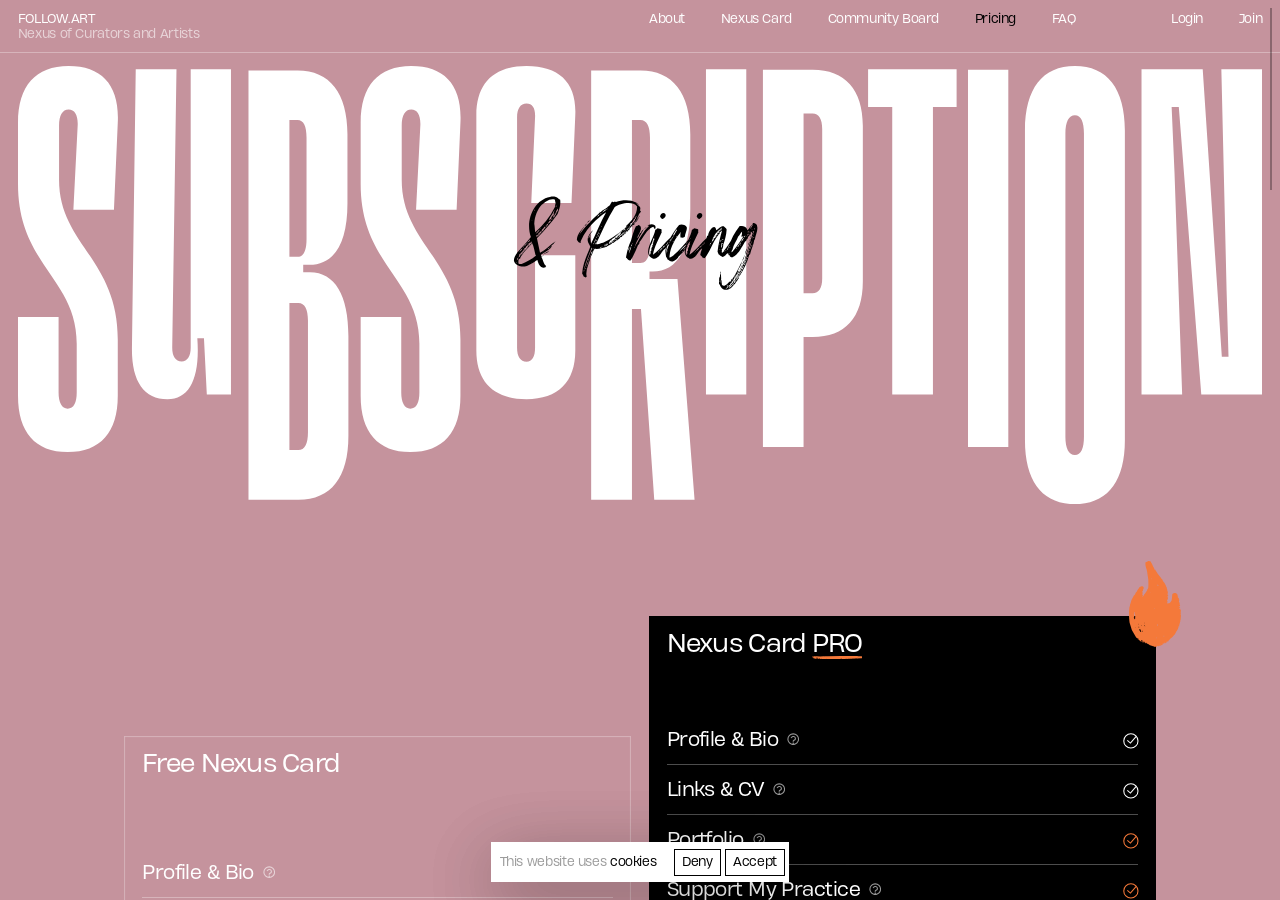
<file: pricing/index.html>
<!DOCTYPE html><html lang="en"><head>
<script src="/assets/harden.js"></script><meta charset="utf-8"><meta name="viewport" content="width=device-width,initial-scale=1,viewport-fit=cover"><title>FOLLOW.ART Pricing | Free &amp; Pro Plans for Curators &amp; Artists</title><style>@layer reset, base, utilities, components-base, components, overrides;</style><style>.page-enter-active,.page-leave-active{transition:opacity .4s ease}.page-enter-from,.page-leave-to{opacity:0}</style><style>@layer components-base{.scrollable{max-width:100%;position:relative;transition:background .4s ease;width:100%;--scrollable-height:100%;--scrollable-max-height:100svh}.scrollable__area{height:var(--scrollable-height);max-height:var(--scrollable-max-height);overflow:hidden;overflow-y:scroll;overscroll-behavior:contain;scroll-behavior:smooth;-ms-overflow-style:none;scrollbar-width:none}.scrollable__area::-webkit-scrollbar{display:none}.scrollable__scrollbar{z-index:999}.scrollable--fullscreen,.scrollable--root{--scrollable-height:100svh;--scrollable-max-height:100svh}.scrollable--fullscreen>.scrollable__area>div>.scrollable__area-inner,.scrollable--root>.scrollable__area>div>.scrollable__area-inner{min-height:100svh}.scrollable--root.scrollable--android{overflow:hidden}.scrollable--container-height{flex:1;height:0}.scrollable--height-by-flex{flex:1 0 auto;height:0}.scrollable--root{inset:0;position:fixed}body:has(.scrollable--root),html:has(.scrollable--root){overflow:clip}.lenis:not(.lenis-autoToggle).lenis-stopped{overflow:hidden!important}}html.lenis,html.lenis body{height:auto}.lenis:not(.lenis-autoToggle).lenis-stopped{overflow:clip}.lenis [data-lenis-prevent-horizontal],.lenis [data-lenis-prevent-touch],.lenis [data-lenis-prevent-vertical],.lenis [data-lenis-prevent-wheel],.lenis [data-lenis-prevent]{overscroll-behavior:contain}.lenis.lenis-smooth iframe{pointer-events:none}.lenis.lenis-autoToggle{transition-behavior:allow-discrete;transition-duration:1ms;transition-property:overflow}</style><style>:root{--promo-header-height:var(--xxxxl,calc(var(--scale-px)*80)) var(--n-xxxxl,var(--md,calc(var(--scale-px)*60)) var(--n-md,calc(var(--scale-px)*40)))}@layer components{.promo-header{left:0;position:fixed;top:0;width:100%;z-index:10}.promo-header__previous-bg{inset:0;position:absolute}.promo-header__row{height:var(--promo-header-height);padding:var(--md,var(--spacing) 0) var(--n-md,calc(var(--scale-px)*10) 0);position:relative;transition:transform 1.5s cubic-bezier(.55,0,.1,1)}.promo-header__logo{position:relative}.promo-header__logo-text{left:0;opacity:0;pointer-events:none;position:absolute;top:calc(100% + .53846em);transition:opacity 1.5s cubic-bezier(.55,0,.1,1)}.promo-header__animated-button{transition:font-size 1.5s cubic-bezier(.55,0,.1,1)}.promo-header__desktop-links{display:flex;gap:calc(var(--spacing)*2)}.promo-header__content-right{display:flex;justify-content:flex-end}.promo-header:after{border-bottom:1px solid var(--t-line);bottom:0;content:"";display:none;left:0;position:absolute;transition:transform 1.5s cubic-bezier(.55,0,.1,1);width:100%}.promo--has-loading-state{opacity:0;transform:translateY(-200%);transition:1.5s cubic-bezier(.55,0,.1,1);transition-property:opacity,transform}.promo--has-loading-state.promo--loaded{opacity:1;transform:translateY(0)}.promo-header--expanded{color:#00f}.promo-header--expanded .promo-header__row{transform:var(--md,translateY(calc(var(--scale-px)*-9))) var(--n-md,none)}.promo-header--expanded .promo-header__logo-text{opacity:var(--md,1) var(--n-md,0)}.promo-header--border:after{display:block}.promo-header--border-auto:after{display:block;transform:var(--md,scaleX(0)) var(--n-md,none)}.promo-header--border-auto.promo-header--expanded:after{transform:scaleX(1)}@media(max-width:567px)and (max-aspect-ratio:13/9),(max-width:667px)and (min-aspect-ratio:13/9),(max-width:979px)and (max-height:415px)and (min-aspect-ratio:13/9){.promo-header__animated-button{font-size:calc(var(--scale-text-rem)*1.2);--lh:calc(var(--scale-text-rem)*1.6);font-family:HeadingNow,Helvetica,Arial,sans-serif;font-weight:400;letter-spacing:-.03em;line-height:var(--lh);text-transform:none;--fos:-.169em;--foe:-.088em}.win .promo-header__animated-button{--fos:-.169em;--foe:-.088em}}}</style><style>@layer components-base{@property --lh{syntax:"<length>";inherits:true;initial-value:0}.btn{align-items:center;background-color:transparent;border:0;border-radius:var(--btn-border-radius,none);box-shadow:var(--btn-box-shadow,none);color:var(--btn-text);cursor:pointer;display:inline-flex;height:var(--btn-height,auto);justify-content:center;opacity:var(--btn-opacity,1);padding:0;position:relative;text-align:center;text-decoration:none;touch-action:manipulation;-webkit-user-select:none;-moz-user-select:none;user-select:none;vertical-align:middle;white-space:nowrap}.btn .icon:where(:not(.btn__hover-accent)){color:var(--btn-icon,var(--btn-text))}.btn:after{background:var(--btn-background,transparent);border-color:var(--btn-border,transparent)}.btn:before{background:var(--btn-hovered-background,transparent);border-color:var(--btn-hovered-border,transparent)}.btn>svg rect{stroke:var(--btn-border,transparent)}.btn>svg rect+rect{stroke:var(--btn-hovered-border,transparent)}.btn:focus-visible,:where(.btn-container):focus-visible .btn,:where(input):focus-visible+.btn:where(label),:where(label input):focus-visible+.btn{box-shadow:var(--btn-focused-box-shadow,var(--btn-box-shadow));color:var(--btn-focused-text,var(--btn-text));opacity:var(--btn-focused-opacity,var(--btn-opacity))}.btn:focus-visible .icon:where(:not(.btn__hover-accent)),:where(.btn-container):focus-visible .btn .icon:where(:not(.btn__hover-accent)),:where(input):focus-visible+.btn:where(label) .icon:where(:not(.btn__hover-accent)),:where(label input):focus-visible+.btn .icon:where(:not(.btn__hover-accent)){color:var(--btn-focused-icon,var(--btn-icon))}.btn:focus-visible:after,:where(.btn-container):focus-visible .btn:after,:where(input):focus-visible+.btn:where(label):after,:where(label input):focus-visible+.btn:after{background:var(--btn-focused-background,var(--btn-background));border-color:var(--btn-focused-border,var(--btn-border))}.btn:focus-visible:before,:where(.btn-container):focus-visible .btn:before,:where(input):focus-visible+.btn:where(label):before,:where(label input):focus-visible+.btn:before{background:var(--btn-focused-hovered-background,var(--btn-hovered-background));border-color:var(--btn-focused-hovered-border,var(--btn-hovered-border))}.btn:focus-visible>svg rect,:where(.btn-container):focus-visible .btn>svg rect,:where(input):focus-visible+.btn:where(label)>svg rect,:where(label input):focus-visible+.btn>svg rect{stroke:var(--btn-focused-border,var(--btn-border))}.btn:focus-visible>svg rect+rect,:where(.btn-container):focus-visible .btn>svg rect+rect,:where(input):focus-visible+.btn:where(label)>svg rect+rect,:where(label input):focus-visible+.btn>svg rect+rect{stroke:var(--btn-focused-hovered-border,var(--btn-hovered-border))}@media(hover:hover)and (pointer:fine){.btn:where(:not(.is-disabled,:disabled)):hover,:where(.btn-container:not(.is-disabled,:disabled)):hover .btn{color:var(--btn-hovered-text,var(--btn-text))}.btn:where(:not(.is-disabled,:disabled)):hover .icon:where(:not(.btn__hover-accent)),:where(.btn-container:not(.is-disabled,:disabled)):hover .btn .icon:where(:not(.btn__hover-accent)){color:var(--btn-hovered-icon,var(--btn-icon))}}.btn:is(.is-disabled,:disabled),:where(.btn-container).is-disabled .btn{box-shadow:var(--btn-disabled-box-shadow,var(--btn-box-shadow));color:var(--btn-disabled-text,var(--btn-text));opacity:var(--btn-disabled-opacity,var(--btn-opacity))}.btn:is(.is-disabled,:disabled) .icon:where(:not(.btn__hover-accent)),:where(.btn-container).is-disabled .btn .icon:where(:not(.btn__hover-accent)){color:var(--btn-disabled-icon,var(--btn-icon))}.btn:is(.is-disabled,:disabled):after,:where(.btn-container).is-disabled .btn:after{background:var(--btn-disabled-background,var(--btn-background));border-color:var(--btn-disabled-border,var(--btn-border))}.btn:is(.is-disabled,:disabled):before,:where(.btn-container).is-disabled .btn:before{background:var(--btn-disabled-hovered-background,var(--btn-hovered-background));border-color:var(--btn-disabled-hovered-border,var(--btn-hovered-border))}.btn:is(.is-disabled,:disabled)>svg rect,:where(.btn-container).is-disabled .btn>svg rect{stroke:var(--btn-disabled-border,var(--btn-border))}.btn:is(.is-disabled,:disabled)>svg rect+rect,:where(.btn-container).is-disabled .btn>svg rect+rect{stroke:var(--btn-disabled-hovered-border,var(--btn-hovered-border))}.btn.is-active,:where(.btn-container).is-active .btn,:where(input):checked+.btn:where(label),:where(label input):checked+.btn{box-shadow:var(--btn-active-box-shadow,var(--btn-box-shadow));color:var(--btn-active-text,var(--btn-text));opacity:var(--btn-active-opacity,var(--btn-opacity))}.btn.is-active .icon:where(:not(.btn__hover-accent)),:where(.btn-container).is-active .btn .icon:where(:not(.btn__hover-accent)),:where(input):checked+.btn:where(label) .icon:where(:not(.btn__hover-accent)),:where(label input):checked+.btn .icon:where(:not(.btn__hover-accent)){color:var(--btn-active-icon,var(--btn-icon))}.btn.is-active:after,:where(.btn-container).is-active .btn:after,:where(input):checked+.btn:where(label):after,:where(label input):checked+.btn:after{background:var(--btn-active-background,var(--btn-background));border-color:var(--btn-active-border,var(--btn-border))}.btn.is-active:before,:where(.btn-container).is-active .btn:before,:where(input):checked+.btn:where(label):before,:where(label input):checked+.btn:before{background:var(--btn-active-hovered-background,var(--btn-hovered-background));border-color:var(--btn-active-hovered-border,var(--btn-hovered-border))}.btn.is-active>svg rect,:where(.btn-container).is-active .btn>svg rect,:where(input):checked+.btn:where(label)>svg rect,:where(label input):checked+.btn>svg rect{stroke:var(--btn-active-border,var(--btn-border))}.btn.is-active>svg rect+rect,:where(.btn-container).is-active .btn>svg rect+rect,:where(input):checked+.btn:where(label)>svg rect+rect,:where(label input):checked+.btn>svg rect+rect{stroke:var(--btn-active-hovered-border,var(--btn-hovered-border))}.btn.is-active:focus-visible,:where(.btn-container).is-active:focus-visible .btn,:where(input):checked:focus-visible+.btn:where(label),:where(label input):checked:focus-visible+.btn{color:var(--btn-active-focused-hovered-text,var(--btn-active-focused-text))}.btn.is-active:focus-visible .icon:where(:not(.btn__hover-accent)),:where(.btn-container).is-active:focus-visible .btn .icon:where(:not(.btn__hover-accent)),:where(input):checked:focus-visible+.btn:where(label) .icon:where(:not(.btn__hover-accent)),:where(label input):checked:focus-visible+.btn .icon:where(:not(.btn__hover-accent)){color:var(--btn-active-focused-hovered-icon,var(--btn-active-focused-icon))}@media(hover:hover){.btn:where(:not(.is-disabled,:disabled)).is-active:hover,:where(.btn-container:not(.is-disabled,:disabled)).is-active:hover .btn,:where(.btn-container:not(.is-disabled,:disabled)):hover .btn.is-active,:where(input):checked+.btn:where(label:not(.is-disabled,:disabled)):hover,:where(label input):checked+.btn:where(:not(.is-disabled,:disabled)):hover{color:var(--btn-active-hovered-text,var(--btn-active-text))}.btn:where(:not(.is-disabled,:disabled)).is-active:hover .icon:where(:not(.btn__hover-accent)),:where(.btn-container:not(.is-disabled,:disabled)).is-active:hover .btn .icon:where(:not(.btn__hover-accent)),:where(.btn-container:not(.is-disabled,:disabled)):hover .btn.is-active .icon:where(:not(.btn__hover-accent)),:where(input):checked+.btn:where(label:not(.is-disabled,:disabled)):hover .icon:where(:not(.btn__hover-accent)),:where(label input):checked+.btn:where(:not(.is-disabled,:disabled)):hover .icon:where(:not(.btn__hover-accent)){color:var(--btn-active-hovered-icon,var(--btn-active-icon))}}.btn:where(.is-disabled,:disabled).is-active,:where(.btn-container).is-active .btn:where(.is-disabled,:disabled),:where(input):checked+.btn:where(label):where(.is-disabled,:disabled),:where(label input):checked+.btn:where(.is-disabled,:disabled){box-shadow:var(--btn-active-disabled-box-shadow,var(--btn-active-box-shadow));color:var(--btn-active-disabled-text,var(--btn-active-text));opacity:var(--btn-active-disabled-opacity,var(--btn-active-opacity))}.btn:where(.is-disabled,:disabled).is-active .icon:where(:not(.btn__hover-accent)),:where(.btn-container).is-active .btn:where(.is-disabled,:disabled) .icon:where(:not(.btn__hover-accent)),:where(input):checked+.btn:where(label):where(.is-disabled,:disabled) .icon:where(:not(.btn__hover-accent)),:where(label input):checked+.btn:where(.is-disabled,:disabled) .icon:where(:not(.btn__hover-accent)){color:var(--btn-active-disabled-icon,var(--btn-active-icon))}.btn:where(.is-disabled,:disabled).is-active:after,:where(.btn-container).is-active .btn:where(.is-disabled,:disabled):after,:where(input):checked+.btn:where(label):where(.is-disabled,:disabled):after,:where(label input):checked+.btn:where(.is-disabled,:disabled):after{background:var(--btn-active-disabled-background,var(--btn-active-background));border-color:var(--btn-active-disabled-border,var(--btn-active-border))}.btn:where(.is-disabled,:disabled).is-active:before,:where(.btn-container).is-active .btn:where(.is-disabled,:disabled):before,:where(input):checked+.btn:where(label):where(.is-disabled,:disabled):before,:where(label input):checked+.btn:where(.is-disabled,:disabled):before{background:var(--btn-active-disabled-hovered-background,var(--btn-active-hovered-background));border-color:var(--btn-active-disabled-hovered-border,var(--btn-active-hovered-border))}.btn:where(.is-disabled,:disabled).is-active>svg rect,:where(.btn-container).is-active .btn:where(.is-disabled,:disabled)>svg rect,:where(input):checked+.btn:where(label):where(.is-disabled,:disabled)>svg rect,:where(label input):checked+.btn:where(.is-disabled,:disabled)>svg rect{stroke:var(--btn-active-disabled-border,var(--btn-active-border))}.btn:where(.is-disabled,:disabled).is-active>svg rect+rect,:where(.btn-container).is-active .btn:where(.is-disabled,:disabled)>svg rect+rect,:where(input):checked+.btn:where(label):where(.is-disabled,:disabled)>svg rect+rect,:where(label input):checked+.btn:where(.is-disabled,:disabled)>svg rect+rect{stroke:var(--btn-active-disabled-hovered-border,var(--btn-active-hovered-border))}.btn.is-disabled,.btn:disabled{cursor:default;pointer-events:none}.btn__content{align-items:center;display:flex;gap:var(--btn-icon-spacing);height:var(--btn-height);justify-content:space-between;min-width:100%;padding:var(--btn-padding);position:relative;z-index:1}.btn__content:where(:has(.btn__text:only-child,.btn__icon:only-child)){justify-content:center}.btn__icon{align-items:center;display:flex;justify-content:center;transform-origin:center}.btn__icon--clone~.btn__icon--clone,.btn__text--clone~.btn__text--clone{position:absolute;visibility:hidden}.btn__icon--clone~.btn__text--clone,.btn__text--clone~.btn__icon--clone{right:0}.btn:where(span:not([role=button],[role=option])){cursor:default}.btn-container:not(.is-disabled,:disabled) .btn:where(span:not([role=button],[role=option])),label input:not(:disabled)+.btn:where(span:not([role=button],[role=option])){cursor:pointer}.btn__text{position:relative}@supports (text-box-trim:trim-both){.btn__text{text-box:trim-both cap alphabetic}}@supports not (text-box-trim:trim-both){.btn__text:after,.btn__text:before{content:"";display:block;height:0;overflow:hidden;position:relative}.btn__text:before{margin-bottom:calc((var(--lh, 1em) - 1em)/-2 + var(--fos, 0em))}.btn__text:after{margin-top:calc((var(--lh, 1em) - 1em)/-2 + var(--foe, 0em))}}.btn__text-text{pointer-events:none;position:relative;transition:color .3s cubic-bezier(.25,.74,.22,.99)}.btn__text>img{display:block;max-height:var(--btn-height);width:auto}.btn.icon{display:inline-flex;transition-property:all}.btn.is-loading .btn__icon,.btn.is-loading .btn__text{opacity:0}.btn:after,.btn:before{border-radius:var(--btn-border-radius);content:"";inset:0;position:absolute}.btn:before{z-index:1}.btn:after{pointer-events:none}.btn>svg rect{rx:var(--btn-border-radius);ry:var(--btn-border-radius)}@media print{.btn{border:1px solid var(--t-primary)!important;color:var(--t-heading)!important}}.btn{font-size:var(--xxxxl,calc(var(--scale-text-rem)*2.6)) var(--n-xxxxl,var(--md,calc(var(--scale-text-rem)*2)) var(--n-md,calc(var(--scale-text-rem)*1.6)));--lh:var(--xxxxl,calc(var(--scale-text-rem)*3)) var(--n-xxxxl,var(--md,calc(var(--scale-text-rem)*2.5)) var(--n-md,calc(var(--scale-text-rem)*2)));font-family:HeadingNow,Helvetica,Arial,sans-serif;font-weight:400;letter-spacing:-.03em;line-height:var(--lh);text-transform:none}.btn,.win .btn{--fos:-.169em;--foe:-.088em}.btn{transition:.3s cubic-bezier(.25,.74,.22,.99);transition-property:color,opacity}.btn .icon{transition:.3s cubic-bezier(.25,.74,.22,.99);transition-property:color,transform}.btn:after,.btn:before{transition:.3s cubic-bezier(.25,.74,.22,.99);transition-property:transform,background-color,border-color,box-shadow,opacity}.btn:before{opacity:0}@media(hover:hover)and (pointer:fine){.btn:where(:not(.is-disabled,:disabled)):hover:before,:where(.btn-container:not(.is-disabled,:disabled)):hover .btn:before{opacity:1}}.btn--accent{--hover-accent-height:22px}.btn--accent .btn__hover-accent{color:var(--btn-accent);height:var(--hover-accent-height);left:max(-13%,-14px);opacity:0;pointer-events:none;position:absolute;top:50%;transform:scaleX(.5) translateY(-50%);transform-origin:0 50%;transition:.3s cubic-bezier(.25,.74,.22,.99);transition-property:opacity,transform;width:calc(100% + min(26%,28px));z-index:1}.btn--accent .btn__hover-accent--text{transform:scaleX(.2312138728) translateY(-50%);z-index:-1}.btn--accent.btn--no-role .btn__hover-accent{display:none}@media(hover:hover)and (pointer:fine){.btn--accent:where(:not(.is-disabled,:disabled)):hover .btn__hover-accent,:where(.btn-container:not(.is-disabled,:disabled)):hover .btn--accent .btn__hover-accent{opacity:1;transform:scaleX(1) translateY(-50%)}}.btn--accent:focus-visible .btn__hover-accent,:where(.btn-container):focus-visible .btn--accent .btn__hover-accent,:where(input):focus-visible+.btn--accent:where(label) .btn__hover-accent,:where(label input):focus-visible+.btn--accent .btn__hover-accent{opacity:1;transform:scaleX(1) translateY(-50%)}.btn--outline{--btn-border-size:1px}.btn--outline:after,.btn--outline:before{border-style:solid;border-width:var(--btn-border-size)}.btn--square{aspect-ratio:1;flex-grow:0;flex-shrink:0}.btn--square .btn__content{padding-left:0;padding-right:0}.btn--square .btn__text>img{max-width:var(--btn-height);-o-object-fit:cover;object-fit:cover}.btn--ellipsis,.btn--ellipsis .btn__text{min-width:0}.btn--ellipsis .btn__text-text{display:block;margin-bottom:-.2em;margin-top:-.2em;overflow:hidden;padding-bottom:.2em;padding-right:.1em;padding-top:.2em;text-overflow:ellipsis;white-space:nowrap}.btn--link{--btn-border-radius:0!important}.btn--link:where(:not(.btn--link--select)){--btn-padding:0!important}.btn--link:where(:not(.btn--full,.btn--square)){width:auto}.btn--link:where(:not(.btn--square)){height:auto}.btn--link:where(:not(.btn--square))>.btn__content{height:auto;justify-content:flex-start;text-align:left}.btn--link:before{display:none}.btn--link:focus-visible,:where(.btn-container):focus-visible .btn--link,:where(input):focus-visible+.btn--link:where(label),:where(label input):focus-visible+.btn--link{box-shadow:none}.btn--link:focus-visible:not(.btn-container),:where(.btn-container):focus-visible .btn--link:not(.btn-container),:where(input):focus-visible+.btn--link:where(label):not(.btn-container),:where(label input):focus-visible+.btn--link:not(.btn-container){outline-color:currentColor;outline-offset:1px;outline-style:auto;outline-width:1px}.btn--link--underline .btn__text{text-decoration:underline;text-decoration-color:var(--t-line-thin);text-underline-offset:.3em}.btn--link--underline:hover .btn__text{text-decoration:none}.btn--full{width:100%}.btn--full\:sm-down{width:var(--md,auto) var(--n-md,100%)}.btn--full\:md-up{width:var(--md,100%) var(--n-md,auto)}.btn--block{display:flex}.btn--block:where(:not(.btn--full,.btn--square)){width:-moz-fit-content;width:fit-content}.btn-container{cursor:pointer}.btn-container:is(.is-disabled,:disabled){cursor:default}.btn{--btn-height:var(--md,calc(var(--scale-px)*40)) var(--n-md,calc(var(--scale-px)*30));--btn-padding:var(--md,0 calc(var(--scale-px)*12)) var(--n-md,0 calc(var(--scale-px)*9))}.btn--smallish{--btn-height:calc(var(--scale-px)*30);--btn-padding:0 calc(var(--scale-px)*9)}.btn--small{--btn-height:var(--md,calc(var(--scale-px)*30)) var(--n-md,calc(var(--scale-px)*20));--btn-padding:0 calc(var(--scale-px)*9)}.btn--medium{--btn-height:calc(var(--scale-px)*40);--btn-padding:0 calc(var(--scale-px)*9)}.btn--large{--btn-height:var(--xxxxl,calc(var(--scale-px)*120)) var(--n-xxxxl,var(--md,calc(var(--scale-px)*80)) var(--n-md,calc(var(--scale-px)*60)));--btn-padding:var(--md,calc(var(--scale-px)*12)) var(--n-md,calc(var(--scale-px)*9) calc(var(--scale-px)*9) calc(var(--scale-px)*10))}.btn--large .btn__text{align-self:flex-end}.btn--large .btn__icon{align-self:flex-start}.btn--text-base{font-size:var(--xxxxl,calc(var(--scale-text-rem)*3.8)) var(--n-xxxxl,var(--md,calc(var(--scale-text-rem)*2.6)) var(--n-md,calc(var(--scale-text-rem)*2.1)));--lh:var(--xxxxl,calc(var(--scale-text-rem)*4.5)) var(--n-xxxxl,var(--md,calc(var(--scale-text-rem)*3)) var(--n-md,calc(var(--scale-text-rem)*2.5)));font-family:HeadingNow,Helvetica,Arial,sans-serif;font-weight:400;letter-spacing:-.03em;line-height:var(--lh);text-transform:none}.btn--text-base,.win .btn--text-base{--fos:-.169em;--foe:-.088em}.btn--text-smaller{font-size:var(--xxxxl,calc(var(--scale-text-rem)*1.6)) var(--n-xxxxl,var(--md,calc(var(--scale-text-rem)*1.3)) var(--n-md,calc(var(--scale-text-rem)*1.2)));--lh:var(--xxxxl,calc(var(--scale-text-rem)*2)) var(--n-xxxxl,calc(var(--scale-text-rem)*1.6));font-family:HeadingNow,Helvetica,Arial,sans-serif;font-weight:400;letter-spacing:-.03em;line-height:var(--lh);text-transform:none}.btn--text-smaller,.win .btn--text-smaller{--fos:-.169em;--foe:-.088em}.btn--text-card-base{font-size:calc(var(--scale-text-rem)*1.3);--lh:calc(var(--scale-text-rem)*2);font-family:HeadingNow,Helvetica,Arial,sans-serif;font-weight:400;letter-spacing:-.02em;line-height:var(--lh);text-transform:none}.btn--text-card-base,.win .btn--text-card-base{--fos:-.169em;--foe:-.088em}.btn--text-h1{font-size:var(--xxxxl,calc(var(--scale-text-rem)*38.5)) var(--n-xxxxl,var(--xxxl,calc(var(--scale-text-rem)*30.1)) var(--n-xxxl,var(--md,calc(var(--scale-text-rem)*25.7)) var(--n-md,calc(var(--scale-text-rem)*14.3))));--lh:var(--xxxxl,calc(var(--scale-text-rem)*30)) var(--n-xxxxl,var(--xxxl,calc(var(--scale-text-rem)*23)) var(--n-xxxl,var(--md,calc(var(--scale-text-rem)*20)) var(--n-md,calc(var(--scale-text-rem)*11))));font-family:Hardbop,Helvetica,Arial,sans-serif;font-weight:700;letter-spacing:0;line-height:var(--lh);text-transform:uppercase}.btn--text-h1,.win .btn--text-h1{--fos:-.167em;--foe:-.133em}.btn--text-h2-sm{font-size:var(--xxxxl,calc(var(--scale-text-rem)*38.5)) var(--n-xxxxl,var(--md,calc(var(--scale-text-rem)*22.8)) var(--n-md,calc(var(--scale-text-rem)*11.4)));--lh:var(--xxxxl,calc(var(--scale-text-rem)*30)) var(--n-xxxxl,var(--md,calc(var(--scale-text-rem)*18)) var(--n-md,calc(var(--scale-text-rem)*9)));font-family:Hardbop,Helvetica,Arial,sans-serif;font-weight:700;letter-spacing:0;line-height:var(--lh);text-transform:uppercase}.btn--text-h2-sm,.win .btn--text-h2-sm{--fos:-.167em;--foe:-.133em}.btn--text-h5{font-size:calc(var(--scale-text-rem)*8.5);--lh:calc(var(--scale-text-rem)*9);font-family:Hardbop,Helvetica,Arial,sans-serif;font-weight:700;letter-spacing:0;line-height:var(--lh);text-transform:uppercase}.btn--text-h5,.win .btn--text-h5{--fos:-.167em;--foe:-.133em}.btn--text-card-original{font-size:calc(var(--scale-text-rem)*2);--lh:calc(var(--scale-text-rem)*2.5);font-family:HeadingNow,Helvetica,Arial,sans-serif;font-weight:400;letter-spacing:-.03em;line-height:var(--lh);text-transform:none}.btn--text-card-original,.win .btn--text-card-original{--fos:-.169em;--foe:-.088em}.btn--text-card{font-size:calc(var(--scale-text-rem)*1.6);--lh:calc(var(--scale-text-rem)*2);font-family:HeadingNow,Helvetica,Arial,sans-serif;font-weight:400;letter-spacing:-.03em;line-height:var(--lh);text-transform:none}.btn--text-card,.win .btn--text-card{--fos:-.169em;--foe:-.088em}.btn--text-card-lead{font-size:calc(var(--scale-text-rem)*1.6);--lh:calc(var(--scale-text-rem)*2);font-family:HeadingNow,Helvetica,Arial,sans-serif;font-weight:400;letter-spacing:-.03em;line-height:var(--lh);text-transform:none}.btn--text-card-lead,.win .btn--text-card-lead{--fos:-.169em;--foe:-.088em}.btn--text-card-lead-sm{font-size:var(--md,calc(var(--scale-text-rem)*1.6)) var(--n-md,calc(var(--scale-text-rem)*1.3));--lh:calc(var(--scale-text-rem)*2);font-family:HeadingNow,Helvetica,Arial,sans-serif;font-weight:400;letter-spacing:var(--md,-.03em) var(--n-md,-.02em);line-height:var(--lh);text-transform:none}.btn--text-card-lead-sm,.win .btn--text-card-lead-sm{--fos:-.169em;--foe:-.088em}.btn--text-card-small{font-size:calc(var(--scale-text-rem)*1.3);--lh:calc(var(--scale-text-rem)*2);font-family:HeadingNow,Helvetica,Arial,sans-serif;font-weight:400;letter-spacing:-.02em;line-height:var(--lh);text-transform:none}.btn--text-card-small,.win .btn--text-card-small{--fos:-.169em;--foe:-.088em}.btn--text-card-medium{font-size:calc(var(--scale-text-rem)*1.6);--lh:calc(var(--scale-text-rem)*2);font-family:HeadingNow,Helvetica,Arial,sans-serif;font-weight:400;letter-spacing:-.03em;line-height:var(--lh);text-transform:none}.btn--text-card-medium,.win .btn--text-card-medium{--fos:-.169em;--foe:-.088em}.btn--text-card-large{font-size:calc(var(--scale-text-rem)*2);--lh:calc(var(--scale-text-rem)*2.5);font-family:HeadingNow,Helvetica,Arial,sans-serif;font-weight:400;letter-spacing:-.03em;line-height:var(--lh);text-transform:none}.btn--text-card-large,.win .btn--text-card-large{--fos:-.169em;--foe:-.088em}.btn--text-card-h1{font-size:var(--md,calc(var(--scale-text-rem)*4)) var(--n-md,calc(var(--scale-text-rem)*3.2));--lh:var(--md,calc(var(--scale-text-rem)*4)) var(--n-md,calc(var(--scale-text-rem)*3.5));font-family:HeadingNow,Helvetica,Arial,sans-serif;font-weight:400;letter-spacing:-.04em;line-height:var(--lh);text-transform:none}.btn--text-card-h1,.win .btn--text-card-h1{--fos:-.169em;--foe:-.088em}.btn--text-left .btn__content{justify-content:flex-start}.btn--text-right .btn__content{justify-content:flex-end}.btn{--btn-icon-spacing:calc(var(--scale-px)*10)}.btn--icon-spacing-small{--btn-icon-spacing:calc(var(--scale-px)*6)}.btn--icon-spacing-smallish{--btn-icon-spacing:calc(var(--scale-px)*20)}.btn--icon-spacing-medium{--btn-icon-spacing:var(--md,calc(var(--scale-px)*43)) var(--n-md,calc(var(--scale-px)*19))}.btn--full.btn--icon-spacing-max .btn__content{justify-content:space-between}.btn--primary{--btn-accent:var(--t-button_primary_accent);--btn-text:var(--t-button_primary_text);--btn-background:var(--t-button_primary_background);--btn-hovered-text:var(--t-button_primary_hovered-text);--btn-hovered-background:var(--t-button_primary_hovered-background);--btn-disabled-background:var(--t-button_primary_disabled-background)}.btn--secondary{--btn-accent:var(--t-button_secondary_accent);--btn-text:var(--t-button_secondary_text);--btn-background:var(--t-button_secondary_background);--btn-hovered-text:var(--t-button_secondary_hovered-text);--btn-hovered-background:var(--t-button_secondary_hovered-background)}.btn--danger{--btn-accent:var(--t-button_danger_accent);--btn-text:var(--t-button_danger_text);--btn-background:var(--t-button_danger_background);--btn-hovered-text:var(--t-button_danger_hovered-text);--btn-hovered-background:var(--t-button_danger_hovered-background)}.btn--outline{--btn-accent:var(--t-button_outline_accent);--btn-text:var(--t-button_outline_text);--btn-background:var(--t-button_outline_background);--btn-border:var(--t-button_outline_border);--btn-disabled-text:var(--t-button_outline_disabled-text);--btn-disabled-border:var(--t-button_outline_disabled-border)}.btn--outline--small{--btn-accent:var(--t-button_outline--small_accent);--btn-text:var(--t-button_outline--small_text);--btn-background:var(--t-button_outline--small_background);--btn-border:var(--t-button_outline--small_border);--btn-hovered-text:var(--t-button_outline--small_hovered-text);--btn-hovered-border:var(--t-button_outline--small_hovered-border);--btn-disabled-text:var(--t-button_outline--small_disabled-text);--btn-disabled-border:var(--t-button_outline--small_disabled-border)}.btn--outline--error{--btn-border:var(--t-button_outline--error_border)}.btn--link{--btn-accent:var(--t-button_link_accent);--btn-text:var(--t-button_link_text);--btn-hovered-text:var(--t-button_link_hovered-text);--btn-active-hovered-text:var(--t-button_link_active-hovered-text);--btn-active-text:var(--t-button_link_active-text);--btn-active-accent:var(--t-button_link_active-accent)}.btn--link--small{--btn-accent:var(--t-button_link--small_accent);--btn-text:var(--t-button_link--small_text);--btn-hovered-text:var(--t-button_link--small_hovered-text)}.btn--link--heading{--btn-accent:var(--t-button_link--heading_accent);--btn-text:var(--t-button_link--heading_text);--btn-hovered-text:var(--t-button_link--heading_hovered-text);--btn-active-text:var(--t-button_link--heading_active-text);--btn-disabled-text:var(--t-button_link--heading_disabled-text)}.btn--link--select{--btn-accent:var(--t-button_link--select_accent);--btn-text:var(--t-button_link--select_text);--btn-hovered-text:var(--t-button_link--select_hovered-text);--btn-active-text:var(--t-button_link--select_active-text)}.btn--link--error{--btn-accent:var(--t-button_link--error_accent);--btn-text:var(--t-button_link--error_text);--btn-hovered-text:var(--t-button_link--error_hovered-text)}.btn--outline--accent{--btn-accent:var(--t-button_outline--accent_accent);--btn-text:var(--t-button_outline--accent_text);--btn-background:var(--t-button_outline--accent_background);--btn-border:var(--t-button_outline--accent_border);--btn-hovered-text:var(--t-button_outline--accent_hovered-text);--btn-hovered-border:var(--t-button_outline--accent_hovered-border);--btn-disabled-text:var(--t-button_outline--accent_disabled-text);--btn-disabled-border:var(--t-button_outline--accent_disabled-border)}}</style><style>@layer utilities{:root{--is-visible--sm-down:var(--md,none) var(--n-md,block);--is-visible--md-up:var(--md,block) var(--n-md,none);--is-visible--xxxl-down:var(--xxxxl,none) var(--n-xxxxl,block);--is-visible--xxxxl:var(--xxxxl,block) var(--n-xxxxl,none)}}@layer components-base{.icon{display:inline-block;flex-shrink:0;height:calc(var(--icon-height)*var(--scale-px, 1));vertical-align:middle;width:calc(var(--icon-width)*var(--scale-px, 1))}}@layer overrides{.icon-early-access{margin-bottom:var(--xxxxl,0) var(--n-xxxxl,calc(var(--scale-px)*-8));margin-left:var(--xxxxl,0) var(--n-xxxxl,calc(var(--scale-px)*-8))}.icon-videinfra{margin-bottom:-4px;margin-top:-4px}.icon-shake{animation:icon-next-animation .45s step-end infinite}.icon-shake-reverse{animation:icon-next-animation .45s step-end infinite reverse}.icon-next,.icon-next-reverse{animation:icon-next-animation .45s step-end infinite;transform-origin:center}.sprite-flags{margin-bottom:-4px;margin-top:-4px}.icon-cancel,.icon-confirm,.icon-open{margin:-1px}}@keyframes icon-next-animation{33.33%{transform:rotate(-5deg)}66.66%{transform:rotate(-10deg)}}</style><style>@layer utilities{.sr-only{border:0;clip:rect(0 0 0 0);clip-path:inset(100%);height:1px;margin:-1px 0 0;overflow:hidden;padding:0;position:absolute!important;white-space:nowrap;width:1px}.img-full,.img-full img,.img-full svg{height:auto;width:100%}.flicker-fix,.svg-fix img,.svg-fix svg,img.svg-fix,svg.svg-fix{backface-visibility:hidden}.flicker-fix,.flicker-fix _::-webkit-full-page-media,.flicker-fix _:future,.svg-fix img,.svg-fix img _::-webkit-full-page-media,.svg-fix img _:future,.svg-fix svg,.svg-fix svg _::-webkit-full-page-media,.svg-fix svg _:future,img.svg-fix,img.svg-fix _::-webkit-full-page-media,img.svg-fix _:future,svg.svg-fix,svg.svg-fix _::-webkit-full-page-media,svg.svg-fix _:future{backface-visibility:unset;will-change:transform}@-moz-document url-prefix(){.flicker-fix,.svg-fix img,.svg-fix svg,img.svg-fix,svg.svg-fix{backface-visibility:unset;transform:rotate(.001deg)}}.text-class-ellipsis{display:block;margin-bottom:-20px;margin-top:-20px;max-width:100%;min-width:0;overflow:hidden;padding-bottom:20px;padding-right:.02em;padding-top:20px;position:relative;text-overflow:ellipsis;white-space:nowrap}.mention-user-text{align-items:baseline;color:var(--t-text);display:inline;gap:.32em;padding-right:.1em;position:relative;text-decoration:none}.mention-user-text:before{aspect-ratio:1/1;background-color:var(--t-accent);content:"";display:inline-block;left:0;margin-right:.3em;-webkit-mask-size:cover;-webkit-mask:url(/images/common/sign-symbol.svg) no-repeat center;mask:url(/images/common/sign-symbol.svg) no-repeat center;mask-size:cover;position:relative;top:0;transform:scale(1.1);width:.76em}.mention-user-text__underline{background-image:url(/images/common/underline.svg);background-size:100% 100%;max-width:100%;padding-bottom:.5em}.mention-user-text__underline,.underline-class{background-position:0 1.22em;background-repeat:no-repeat;-webkit-box-decoration-break:clone;box-decoration-break:clone;position:relative}.underline-class{background-image:url("data:image/svg+xml;charset=utf-8,%3Csvg xmlns='http://www.w3.org/2000/svg' height='6' fill='none' preserveAspectRatio='none' viewBox='0 0 136 20'%3E%3Cpath fill='%23f4793a' fill-rule='evenodd' d='M135.617.882c-.174 0-.243-.032-.139-.064.139-.038-.035-.14-.313-.223-.313-.09-.452-.16-.313-.16.731 0-1.704-.172-3.374-.242-2.643-.109-7.582-.153-8.382-.07-.383.032-.661.038-.661.006 0-.07-.487-.076-4.174-.07-.591 0-11.27-.013-14.435-.02-1.148 0-3.791-.012-5.913-.025C93.67-.01 89.67-.005 79.757.053h-1.218c-.243 0-6.017.012-12.8.031-20.383.045-21.774.045-22.574 0-.417-.019-.73-.012-.73.026s-1.53.057-4.174.038c-2.33-.013-4.244.007-4.348.038-.14.032-.383.058-.556.058-.21 0-.279-.026-.174-.058.104-.031-.766-.044-1.983-.031-1.183.019-4.417.038-7.2.044-2.783.013-5.252.038-5.496.07-.208.026-.417.026-.417-.006 0-.064-5.322-.07-5.565-.013-.105.026-.835.026-1.635-.006C10.052.218 9.496.224 9.6.25c.243.077-.66.07-1.74-.006-.486-.032-.903-.038-.903-.007 0 .032-.314.045-.696.026-.383-.02-.904 0-1.148.038C4.835.34 4 .36 3.2.34 2.365.327 1.809.34 1.913.37c.104.032.035.07-.174.096-.174.02-.348.006-.348-.025 0-.039-.313-.07-.695-.07C.313.371 0 .402 0 .434 0 .473.14.5.348.5c.174 0 .243.045.139.096-.174.076.035.089.87.07.834-.02 1.078 0 1.008.083-.07.064.14.095.487.095.348-.006.557.007.452.032-.07.026.07.121.348.217s.383.172.244.179c-.14 0 .07.025.452.05.382.033 1.53.052 2.504.045 1.496-.012 1.74 0 1.426.07-.278.07-.208.077.452.058.453-.02.905-.032 1.01-.038.103-.007.556-.007 1.008 0 .591.006.73-.013.522-.077-.174-.044-.348-.14-.383-.204-.104-.108-.035-.108.66.032.453.083.662.172.522.191-.173.026-.104.064.14.09.243.031.66 0 1.043-.09.591-.134.626-.134.835-.006.313.185.8.16.591-.032-.07-.09-.313-.16-.522-.16-.208 0-.278-.019-.173-.038.139-.019.556 0 .973.039.661.063.696.063.279-.058-.209-.07-.522-.115-.626-.102-.14.013-.244-.013-.244-.064 0-.05.209-.095.487-.095.244 0 .418.019.383.05-.035.026.139.115.382.198.244.083.313.166.174.192-.8.102-.382.185.765.166.835-.007 1.287.012 1.427.076.174.07.313.07.834-.019.522-.083.661-.09.661-.02 0 .077.07.071.348-.006.209-.057.174-.108-.035-.133-.243-.026-.139-.058.174-.077.418-.032.557 0 .557.108 0 .109.278.173 1.008.217.522.032 1.183.039 1.461.013.244-.032.557-.045.696-.026.14.013.348 0 .487-.038.104-.032.383-.064.591-.064.244 0 .209.032-.035.09-.347.07-.278.102.279.134.417.019.904.019 1.148-.013.59-.064 1.287-.064 2.26-.006.627.038.73.025.592-.064-.105-.058.034-.038.313.044.348.102.556.128.66.07.105-.07.348-.063 1.253.02.626.05 1.043.076.939.044-.278-.076.94-.14 1.356-.063.418.076 1.392.089 1.114.012-.244-.076 2.573-.083 3.373-.006.452.051.766.051 1.044 0 .487-.09 1.043-.09.765-.006-.139.038.348.063 1.218.063.869 0 1.356.026 1.217.064-.348.109.174.07.974-.07.66-.108.765-.115.87-.032.069.064.278.083.521.057.8-.089 2.504-.076 3.13.032 1.079.179 5.566.128 4.94-.057-.313-.09.07-.07.66.045.314.05.557.07.557.032s.244-.07.557-.07c.278 0 .452.025.313.063-.105.032.243.051.834.045.557-.007.94-.032.87-.058-.244-.076.522-.12 2.052-.127.8 0 1.67-.032 1.913-.064.313-.051.383-.045.244.026-.174.076 0 .095.66.082.557-.012 1.044.02 1.253.083q.312.102.347.007c0-.064.383-.121.87-.134.452-.02.765-.007.661.019-.104.032 0 .057.174.057.209 0 .382-.032.382-.063 0-.045.279-.039.8.012 1.114.115 1.983.128 1.983.032 0-.095.07-.095 2.365-.134.8-.012 1.461.007 1.461.039 0 .031.174.038.383.012.209-.019 1.495-.044 2.852-.057 1.496-.006 2.504-.038 2.609-.083.07-.045.278-.077.452-.077.209 0 .278.026.174.058-.348.096.87.14 1.46.057.418-.064.557-.064.662 0 .104.039.313.064.486.039.174-.02.313.006.313.057 0 .096 1.948.076 2.296-.026.105-.031.348-.057.522-.057.209 0 .243.032.104.077-.174.044-.07.057.278.031.314-.019.73 0 .974.039.313.057.383.057.244.006-.14-.045 0-.096.313-.115.278-.019.452-.012.348.02-.105.031.034.076.348.095.278.02.417.013.313-.025-.105-.039-.035-.064.139-.064.66 0 .904-.013 1.565-.077.452-.044.556-.044.417.007-.139.038-.034.07.279.07.278 0 .626-.032.73-.07a1.3 1.3 0 0 1 .626.038c.383.083.522.076 1.391-.064.766-.134.94-.147.94-.057 0 .083.104.089.486.032.383-.058.522-.058.627 0 .07.044.417.083.73.095.313.007.522-.012.383-.044-.105-.032.07-.058.347-.058.314 0 .557.032.557.077 0 .057.104.057.417 0 .453-.083 1.879-.102 2.122-.026.07.026.07.007.035-.032-.174-.114.556-.102 1.356.026.592.102.661.102.974.013.209-.07.661-.096 1.426-.083.627.019 1.496-.007 1.913-.045.557-.057 1.148-.057 2.157-.006 1.043.044 1.496.044 1.704-.013.139-.038.557-.07.939-.07.383 0 .661-.038.592-.083-.035-.051.069-.07.278-.045s.313.083.209.128c-.105.05.069.076.417.064.313-.013.591-.026.591-.032s.592-.02 1.322-.032c1.113-.02 1.357-.007 1.635.115.209.102.313.108.313.031.035-.12 1.078-.197 1.913-.14.348.026.626 0 .765-.07.174-.083.313-.09.522-.026.139.045.591.09.974.103.661.019.869-.039.765-.205-.035-.031.174-.019.417.045.348.077.905.096 2.331.083 1.043-.013 1.948-.051 2.017-.09.07-.044.279-.038.592.013.243.045.382.096.313.122-.105.025.139.038.521.032.383 0 .627-.026.522-.051-.069-.026.209-.058.661-.083 1.148-.058 1.287-.051 1.287.07 0 .09.139.083.73-.038.557-.109.835-.128 1.009-.07.174.05.452.057.731.025.626-.07 2.747-.077 2.747-.007 0 .026.279.02.661-.012.348-.039.765-.045.905-.02.278.052 1.217-.165 1.217-.286 0-.045-.174-.083-.383-.083m-1.287-.16c-.104-.019 0-.07.244-.115.348-.057.383-.05.174.039a.75.75 0 0 1-.418.076m-6.191.44c-.278.02-.417.013-.313-.025s.348-.064.557-.064c.487 0 .382.045-.244.09m-6.4-.089c-.174 0-.348-.026-.348-.064 0-.032.174-.064.348-.064.209 0 .348.032.348.064 0 .038-.139.064-.348.064m-9.496.198c-.313-.064-.278-.07.209-.032.348.019.522.057.418.076-.105.02-.383 0-.627-.044m-9.634.057c-.174 0-.348-.032-.348-.07 0-.032.174-.045.348-.026.208.02.348.051.348.07 0 .013-.14.026-.348.026m-11.757.35c-.104-.018 0-.07.244-.114.347-.057.382-.05.174.038a.75.75 0 0 1-.418.077m-.939-.26c-.278-.026-.522-.052-.522-.064s.244-.026.522-.026.522.026.522.064c0 .032-.244.045-.522.025m-23.27.42a1 1 0 0 1-.347-.102c-.105-.05-.07-.076.139-.057.348.038.487.16.209.16m-17.878.096c-.104-.02 0-.07.244-.115.347-.057.382-.05.174.038a.75.75 0 0 1-.418.077m-10.678-.37c-.278 0-.417-.025-.313-.057s.348-.039.522-.02c.452.058.382.077-.209.077m-8-.695c-.104-.02.07-.057.417-.077.487-.038.522-.032.209.032-.244.045-.522.064-.626.045m-2.748.714c-.104 0-.278-.025-.383-.064-.104-.031-.034-.063.14-.063.208 0 .382.032.382.063 0 .039-.07.064-.139.064m-1.6-.35c-.174.019-.348-.007-.348-.064 0-.058.174-.083.348-.064.209.019.348.05.348.064 0 .012-.14.044-.348.063m-.765.204c-.278-.02-.174-.039.209-.039.382-.006.59.013.452.032-.105.02-.418.026-.661.007m-.487-.109c-.278 0-.417-.032-.313-.064.139-.038.383-.05.556-.032.487.058.383.096-.243.096m-2.26.223c-.418.026-.905.013-1.149-.032-.278-.063-.278-.07.035-.038.209.02.487.013.626-.025.278-.083 1.217-.083 1.217-.007 0 .032-.312.083-.73.102m-3.792-.67C18.052.844 17.739.8 17.739.78c0-.013.313 0 .696.038s.695.083.695.102c0 .013-.313 0-.695-.038m-3.478-.19c-.174 0-.348-.033-.348-.07 0-.033.174-.045.348-.026.208.019.347.05.347.07 0 .013-.139.025-.348.025m-1.948.146c-.105-.045-.418-.057-.73-.038-.349.025-.488.013-.349-.026.14-.038.07-.083-.173-.095q-.366-.031.208-.07c.313-.026.522-.02.418.012s.034.07.313.096c.278.019.521.07.487.115 0 .057-.07.063-.174.006M6.26.914C5.078.914 4.87.85 5.878.799c.487-.02 1.426.05 1.426.115zm-.418.389c-1.043-.013-1.739-.096-1.46-.179.139-.038.347-.038.59.006.21.039.662.07 1.01.07.347 0 .626.026.626.052 0 .031-.348.05-.766.05M4.21.697c.382.044.348.057-.14.057-.695 0-.66-.14.035-.166.313-.012.313-.006.035.02-.278.025-.243.05.07.089M4.104.97c-.139-.02-.278-.057-.278-.096 0-.032.14-.057.278-.057.174 0 .313.045.313.096 0 .05-.139.076-.313.057' clip-rule='evenodd'/%3E%3C/svg%3E");background-size:100% 150%}}@layer components{.subscription-and-pricing-section-layer{background:var(--c-orange);transition:background 1.5s cubic-bezier(.55,0,.1,1)}.subscription-and-pricing .plans-difference,.subscription-and-pricing__title{transition:transform 1.5s cubic-bezier(.55,0,.1,1)}.subscription-and-pricing .plans-difference{transform:translateY(80%)}@media(min-width:568px)and (max-width:667px)and (max-aspect-ratio:13/9),(min-width:668px)and (max-aspect-ratio:10/11),(min-width:668px)and (min-height:416px),(min-width:980px){.subscription-and-pricing .plans-difference__frame_free{transform:translateY(120px)}}.subscription-and-pricing__title{transform:translateY(-80%) scaleY(0)}.subscription-and-pricing__title-desktop{position:relative;top:-5px}.subscription-and-pricing__mobile-desktop{position:relative;top:-2px}.subscription-and-pricing__title-decoration{aspect-ratio:1/1.61;left:var(--md,39.8%) var(--n-md,5.3%);position:absolute;top:var(--md,-5.5%) var(--n-md,-17.7%);width:var(--md,19.1780821918vw) var(--n-md,71.7948717949vw)}.subscription-and-pricing--show{background:var(--t-background)}.subscription-and-pricing--show .subscription-and-pricing__title{transform:translateY(0) scaleY(1)}.subscription-and-pricing--show .plans-difference{transform:translateY(0)}}</style><style>@layer components-base{.section{--s-upd:0svh;--s-und:0svh;--s-mh:0svh;--s-h:auto;display:grid;grid-auto-rows:1fr;grid-template-areas:"sticky_content";grid-template-columns:1fr;grid-template-rows:auto;margin-bottom:calc(var(--s-und)*-1);margin-top:calc(var(--s-upd)*-1);min-height:calc(var(--s-mh) + var(--s-upd) + var(--s-und));position:relative}.section:after{content:"";display:block;height:calc(var(--s-upd) + var(--s-und))}.section:has(.section__layer:not(.section__layer--sticky)):after{height:var(--s-und)}.section--under-previous{--s-upd:100svh}.section--under-next{--s-und:100svh}.section--under-next\:sm-down{--s-und:var(--md,0svh) var(--n-md,100svh)}.section--under-next\:md-up{--s-und:var(--md,100svh) var(--n-md,0svh)}.section--under-next+.section--under-previous{margin-top:calc(-100svh - var(--s-upd))}.section--full-height{--s-mh:100svh}.section--no-overflow{clip-path:inset(var(--s-upd) 0 var(--s-und) 0)}.section--above{z-index:1}}</style><style>@layer components-base{.section__layer{align-self:start;grid-area:sticky_content;min-height:var(--s-mh);min-width:0;position:relative}.section__layer:where(:not(.section__layer--sticky)){margin-top:var(--s-upd)}.section__layer--sticky{contain:content;height:var(--s-h);position:sticky;top:0}.section__layer--above{z-index:1}.section__layer--full-height{--s-mh:100svh}@media(max-width:567px)and (max-aspect-ratio:13/9),(max-width:667px)and (min-aspect-ratio:13/9),(max-width:979px)and (max-height:415px)and (min-aspect-ratio:13/9){.section__layer--sticky\:sm-down{contain:content;height:var(--s-h);position:sticky;top:0}}@media(min-width:568px)and (max-width:667px)and (max-aspect-ratio:13/9),(min-width:668px)and (max-aspect-ratio:10/11),(min-width:668px)and (min-height:416px),(min-width:980px){.section__layer--sticky\:md-up{contain:content;height:var(--s-h);position:sticky;top:0}}}</style><style>@layer components-base{.sticky{align-self:start;display:flex;flex-direction:column;min-width:0;position:relative}.sticky>*{flex:1}.sticky--sticky{contain:content;position:sticky;top:0}.sticky--full-height{min-height:100svh}@media(min-width:568px)and (max-width:667px)and (max-aspect-ratio:13/9),(min-width:668px)and (max-aspect-ratio:10/11),(min-width:668px)and (min-height:416px),(min-width:980px){.sticky--sticky\:md-up{contain:content;position:sticky;top:0}.sticky--full-height\:md-up{min-height:100svh}}}</style><style>@layer components{.title{position:relative}.title svg{display:block;height:auto;width:100%}.title path{transform-origin:50% 0}}</style><style>@layer utilities{.sr-only{border:0;clip:rect(0 0 0 0);clip-path:inset(100%);height:1px;margin:-1px 0 0;overflow:hidden;padding:0;position:absolute!important;white-space:nowrap;width:1px}.img-full,.img-full img,.img-full svg{height:auto;width:100%}.flicker-fix,.svg-fix img,.svg-fix svg,img.svg-fix,svg.svg-fix{backface-visibility:hidden}.flicker-fix,.flicker-fix _::-webkit-full-page-media,.flicker-fix _:future,.svg-fix img,.svg-fix img _::-webkit-full-page-media,.svg-fix img _:future,.svg-fix svg,.svg-fix svg _::-webkit-full-page-media,.svg-fix svg _:future,img.svg-fix,img.svg-fix _::-webkit-full-page-media,img.svg-fix _:future,svg.svg-fix,svg.svg-fix _::-webkit-full-page-media,svg.svg-fix _:future{backface-visibility:unset;will-change:transform}@-moz-document url-prefix(){.flicker-fix,.svg-fix img,.svg-fix svg,img.svg-fix,svg.svg-fix{backface-visibility:unset;transform:rotate(.001deg)}}.text-class-ellipsis{display:block;margin-bottom:-20px;margin-top:-20px;max-width:100%;min-width:0;overflow:hidden;padding-bottom:20px;padding-right:.02em;padding-top:20px;position:relative;text-overflow:ellipsis;white-space:nowrap}.mention-user-text{align-items:baseline;color:var(--t-text);display:inline;gap:.32em;padding-right:.1em;position:relative;text-decoration:none}.mention-user-text:before{aspect-ratio:1/1;background-color:var(--t-accent);content:"";display:inline-block;left:0;margin-right:.3em;-webkit-mask-size:cover;-webkit-mask:url(/images/common/sign-symbol.svg) no-repeat center;mask:url(/images/common/sign-symbol.svg) no-repeat center;mask-size:cover;position:relative;top:0;transform:scale(1.1);width:.76em}.mention-user-text__underline{background-image:url(/images/common/underline.svg);background-size:100% 100%;max-width:100%;padding-bottom:.5em}.mention-user-text__underline,.underline-class{background-position:0 1.22em;background-repeat:no-repeat;-webkit-box-decoration-break:clone;box-decoration-break:clone;position:relative}.underline-class{background-image:url("data:image/svg+xml;charset=utf-8,%3Csvg xmlns='http://www.w3.org/2000/svg' height='6' fill='none' preserveAspectRatio='none' viewBox='0 0 136 20'%3E%3Cpath fill='%23f4793a' fill-rule='evenodd' d='M135.617.882c-.174 0-.243-.032-.139-.064.139-.038-.035-.14-.313-.223-.313-.09-.452-.16-.313-.16.731 0-1.704-.172-3.374-.242-2.643-.109-7.582-.153-8.382-.07-.383.032-.661.038-.661.006 0-.07-.487-.076-4.174-.07-.591 0-11.27-.013-14.435-.02-1.148 0-3.791-.012-5.913-.025C93.67-.01 89.67-.005 79.757.053h-1.218c-.243 0-6.017.012-12.8.031-20.383.045-21.774.045-22.574 0-.417-.019-.73-.012-.73.026s-1.53.057-4.174.038c-2.33-.013-4.244.007-4.348.038-.14.032-.383.058-.556.058-.21 0-.279-.026-.174-.058.104-.031-.766-.044-1.983-.031-1.183.019-4.417.038-7.2.044-2.783.013-5.252.038-5.496.07-.208.026-.417.026-.417-.006 0-.064-5.322-.07-5.565-.013-.105.026-.835.026-1.635-.006C10.052.218 9.496.224 9.6.25c.243.077-.66.07-1.74-.006-.486-.032-.903-.038-.903-.007 0 .032-.314.045-.696.026-.383-.02-.904 0-1.148.038C4.835.34 4 .36 3.2.34 2.365.327 1.809.34 1.913.37c.104.032.035.07-.174.096-.174.02-.348.006-.348-.025 0-.039-.313-.07-.695-.07C.313.371 0 .402 0 .434 0 .473.14.5.348.5c.174 0 .243.045.139.096-.174.076.035.089.87.07.834-.02 1.078 0 1.008.083-.07.064.14.095.487.095.348-.006.557.007.452.032-.07.026.07.121.348.217s.383.172.244.179c-.14 0 .07.025.452.05.382.033 1.53.052 2.504.045 1.496-.012 1.74 0 1.426.07-.278.07-.208.077.452.058.453-.02.905-.032 1.01-.038.103-.007.556-.007 1.008 0 .591.006.73-.013.522-.077-.174-.044-.348-.14-.383-.204-.104-.108-.035-.108.66.032.453.083.662.172.522.191-.173.026-.104.064.14.09.243.031.66 0 1.043-.09.591-.134.626-.134.835-.006.313.185.8.16.591-.032-.07-.09-.313-.16-.522-.16-.208 0-.278-.019-.173-.038.139-.019.556 0 .973.039.661.063.696.063.279-.058-.209-.07-.522-.115-.626-.102-.14.013-.244-.013-.244-.064 0-.05.209-.095.487-.095.244 0 .418.019.383.05-.035.026.139.115.382.198.244.083.313.166.174.192-.8.102-.382.185.765.166.835-.007 1.287.012 1.427.076.174.07.313.07.834-.019.522-.083.661-.09.661-.02 0 .077.07.071.348-.006.209-.057.174-.108-.035-.133-.243-.026-.139-.058.174-.077.418-.032.557 0 .557.108 0 .109.278.173 1.008.217.522.032 1.183.039 1.461.013.244-.032.557-.045.696-.026.14.013.348 0 .487-.038.104-.032.383-.064.591-.064.244 0 .209.032-.035.09-.347.07-.278.102.279.134.417.019.904.019 1.148-.013.59-.064 1.287-.064 2.26-.006.627.038.73.025.592-.064-.105-.058.034-.038.313.044.348.102.556.128.66.07.105-.07.348-.063 1.253.02.626.05 1.043.076.939.044-.278-.076.94-.14 1.356-.063.418.076 1.392.089 1.114.012-.244-.076 2.573-.083 3.373-.006.452.051.766.051 1.044 0 .487-.09 1.043-.09.765-.006-.139.038.348.063 1.218.063.869 0 1.356.026 1.217.064-.348.109.174.07.974-.07.66-.108.765-.115.87-.032.069.064.278.083.521.057.8-.089 2.504-.076 3.13.032 1.079.179 5.566.128 4.94-.057-.313-.09.07-.07.66.045.314.05.557.07.557.032s.244-.07.557-.07c.278 0 .452.025.313.063-.105.032.243.051.834.045.557-.007.94-.032.87-.058-.244-.076.522-.12 2.052-.127.8 0 1.67-.032 1.913-.064.313-.051.383-.045.244.026-.174.076 0 .095.66.082.557-.012 1.044.02 1.253.083q.312.102.347.007c0-.064.383-.121.87-.134.452-.02.765-.007.661.019-.104.032 0 .057.174.057.209 0 .382-.032.382-.063 0-.045.279-.039.8.012 1.114.115 1.983.128 1.983.032 0-.095.07-.095 2.365-.134.8-.012 1.461.007 1.461.039 0 .031.174.038.383.012.209-.019 1.495-.044 2.852-.057 1.496-.006 2.504-.038 2.609-.083.07-.045.278-.077.452-.077.209 0 .278.026.174.058-.348.096.87.14 1.46.057.418-.064.557-.064.662 0 .104.039.313.064.486.039.174-.02.313.006.313.057 0 .096 1.948.076 2.296-.026.105-.031.348-.057.522-.057.209 0 .243.032.104.077-.174.044-.07.057.278.031.314-.019.73 0 .974.039.313.057.383.057.244.006-.14-.045 0-.096.313-.115.278-.019.452-.012.348.02-.105.031.034.076.348.095.278.02.417.013.313-.025-.105-.039-.035-.064.139-.064.66 0 .904-.013 1.565-.077.452-.044.556-.044.417.007-.139.038-.034.07.279.07.278 0 .626-.032.73-.07a1.3 1.3 0 0 1 .626.038c.383.083.522.076 1.391-.064.766-.134.94-.147.94-.057 0 .083.104.089.486.032.383-.058.522-.058.627 0 .07.044.417.083.73.095.313.007.522-.012.383-.044-.105-.032.07-.058.347-.058.314 0 .557.032.557.077 0 .057.104.057.417 0 .453-.083 1.879-.102 2.122-.026.07.026.07.007.035-.032-.174-.114.556-.102 1.356.026.592.102.661.102.974.013.209-.07.661-.096 1.426-.083.627.019 1.496-.007 1.913-.045.557-.057 1.148-.057 2.157-.006 1.043.044 1.496.044 1.704-.013.139-.038.557-.07.939-.07.383 0 .661-.038.592-.083-.035-.051.069-.07.278-.045s.313.083.209.128c-.105.05.069.076.417.064.313-.013.591-.026.591-.032s.592-.02 1.322-.032c1.113-.02 1.357-.007 1.635.115.209.102.313.108.313.031.035-.12 1.078-.197 1.913-.14.348.026.626 0 .765-.07.174-.083.313-.09.522-.026.139.045.591.09.974.103.661.019.869-.039.765-.205-.035-.031.174-.019.417.045.348.077.905.096 2.331.083 1.043-.013 1.948-.051 2.017-.09.07-.044.279-.038.592.013.243.045.382.096.313.122-.105.025.139.038.521.032.383 0 .627-.026.522-.051-.069-.026.209-.058.661-.083 1.148-.058 1.287-.051 1.287.07 0 .09.139.083.73-.038.557-.109.835-.128 1.009-.07.174.05.452.057.731.025.626-.07 2.747-.077 2.747-.007 0 .026.279.02.661-.012.348-.039.765-.045.905-.02.278.052 1.217-.165 1.217-.286 0-.045-.174-.083-.383-.083m-1.287-.16c-.104-.019 0-.07.244-.115.348-.057.383-.05.174.039a.75.75 0 0 1-.418.076m-6.191.44c-.278.02-.417.013-.313-.025s.348-.064.557-.064c.487 0 .382.045-.244.09m-6.4-.089c-.174 0-.348-.026-.348-.064 0-.032.174-.064.348-.064.209 0 .348.032.348.064 0 .038-.139.064-.348.064m-9.496.198c-.313-.064-.278-.07.209-.032.348.019.522.057.418.076-.105.02-.383 0-.627-.044m-9.634.057c-.174 0-.348-.032-.348-.07 0-.032.174-.045.348-.026.208.02.348.051.348.07 0 .013-.14.026-.348.026m-11.757.35c-.104-.018 0-.07.244-.114.347-.057.382-.05.174.038a.75.75 0 0 1-.418.077m-.939-.26c-.278-.026-.522-.052-.522-.064s.244-.026.522-.026.522.026.522.064c0 .032-.244.045-.522.025m-23.27.42a1 1 0 0 1-.347-.102c-.105-.05-.07-.076.139-.057.348.038.487.16.209.16m-17.878.096c-.104-.02 0-.07.244-.115.347-.057.382-.05.174.038a.75.75 0 0 1-.418.077m-10.678-.37c-.278 0-.417-.025-.313-.057s.348-.039.522-.02c.452.058.382.077-.209.077m-8-.695c-.104-.02.07-.057.417-.077.487-.038.522-.032.209.032-.244.045-.522.064-.626.045m-2.748.714c-.104 0-.278-.025-.383-.064-.104-.031-.034-.063.14-.063.208 0 .382.032.382.063 0 .039-.07.064-.139.064m-1.6-.35c-.174.019-.348-.007-.348-.064 0-.058.174-.083.348-.064.209.019.348.05.348.064 0 .012-.14.044-.348.063m-.765.204c-.278-.02-.174-.039.209-.039.382-.006.59.013.452.032-.105.02-.418.026-.661.007m-.487-.109c-.278 0-.417-.032-.313-.064.139-.038.383-.05.556-.032.487.058.383.096-.243.096m-2.26.223c-.418.026-.905.013-1.149-.032-.278-.063-.278-.07.035-.038.209.02.487.013.626-.025.278-.083 1.217-.083 1.217-.007 0 .032-.312.083-.73.102m-3.792-.67C18.052.844 17.739.8 17.739.78c0-.013.313 0 .696.038s.695.083.695.102c0 .013-.313 0-.695-.038m-3.478-.19c-.174 0-.348-.033-.348-.07 0-.033.174-.045.348-.026.208.019.347.05.347.07 0 .013-.139.025-.348.025m-1.948.146c-.105-.045-.418-.057-.73-.038-.349.025-.488.013-.349-.026.14-.038.07-.083-.173-.095q-.366-.031.208-.07c.313-.026.522-.02.418.012s.034.07.313.096c.278.019.521.07.487.115 0 .057-.07.063-.174.006M6.26.914C5.078.914 4.87.85 5.878.799c.487-.02 1.426.05 1.426.115zm-.418.389c-1.043-.013-1.739-.096-1.46-.179.139-.038.347-.038.59.006.21.039.662.07 1.01.07.347 0 .626.026.626.052 0 .031-.348.05-.766.05M4.21.697c.382.044.348.057-.14.057-.695 0-.66-.14.035-.166.313-.012.313-.006.035.02-.278.025-.243.05.07.089M4.104.97c-.139-.02-.278-.057-.278-.096 0-.032.14-.057.278-.057.174 0 .313.045.313.096 0 .05-.139.076-.313.057' clip-rule='evenodd'/%3E%3C/svg%3E");background-size:100% 150%}}.plans-difference{display:flex;justify-content:space-between}.plans-difference__frame{background:var(--t-background);flex:var(--md,1 0 calc(50% - var(--spacing))) var(--n-md,1 0 100%);position:relative}.plans-difference__frame_free{box-shadow:0 0 1px 1px inset var(--t-line);display:flex;flex-direction:column}.plans-difference__frame_free .plans-difference__subscription-status-icon{color:var(--t-text)}.plans-difference__frame_free .plans-difference__list-item_disabled .plans-difference__subscription-status-icon{color:var(--t-line)}.plans-difference__frame_upgraded{box-shadow:0 0 0 1px inset var(--c-black)}.plans-difference__frame_upgraded .plans-difference__subscription-status-icon{color:var(--t-accent)}.plans-difference__frame_upgraded .plans-difference__list-item_free .plans-difference__subscription-status-icon{color:var(--t-heading)}.plans-difference__frame_upgraded .price__old{color:var(--t-small)}.plans-difference__question-mark-wrapper{display:flex;position:relative}.plans-difference__question-mark-icon{height:calc(var(--scale-px)*14);opacity:.6;position:relative;transition:opacity .3s cubic-bezier(.25,.74,.22,.99);width:calc(var(--scale-px)*14)}.plans-difference__question-mark-hover{color:var(--t-accent);height:100%;inset:50% 0 0 50%;opacity:0;position:absolute;transform:translate(-50%,-50%);transition:opacity .3s cubic-bezier(.25,.74,.22,.99);width:var(--md, calc(100% + 4px) ) var(--n-md, calc(100% + 6.5px) )}.plans-difference .tooltip-wrapper{left:-2px;position:relative}.plans-difference .tooltip-wrapper .tooltip{width:-moz-max-content;width:max-content}.plans-difference .tooltip--active .plans-difference__question-mark-hover,.plans-difference .tooltip--active .plans-difference__question-mark-icon{opacity:1}.plans-difference__subscription-icon{height:var(--md,calc(var(--scale-px)*97)) var(--n-md,calc(var(--scale-px)*40));position:absolute;width:var(--md,calc(var(--scale-px)*59)) var(--n-md,calc(var(--scale-px)*26))}.plans-difference__list{list-style:none;margin:0;padding:0}.plans-difference__list-item{box-shadow:0 1px 0 0 var(--t-line);display:flex;justify-content:space-between}.plans-difference__list-item_disabled{color:var(--t-line)}.plans-difference__subscription-status-icon{height:calc(var(--scale-px)*16);width:calc(var(--scale-px)*16)}.plans-difference__tooltip-content{max-width:var(--md,calc(var(--scale-px)*240)) var(--n-md,none)}.plans-difference__subscription-status-icon_not-subscribed-wrapper,.plans-difference__subscription-status-icon_subscribed{height:calc(var(--scale-px)*20);position:relative;width:calc(var(--scale-px)*20)}.plans-difference__subscription-status-icon_subscribed{right:-2px;top:2px}.plans-difference__subscription-status-icon_not-subscribed{height:calc(var(--scale-px)*24);position:absolute;width:calc(var(--scale-px)*24)}.plans-difference__footer{display:flex;gap:var(--md,0) var(--n-md,calc(var(--scale-px)*20))}.plans-difference__footer__prices{gap:calc(var(--scale-px)*10)}.plans-difference .form-label__text,.plans-difference__footer-btn-wrapper{display:flex}.plans-difference--modal-variant{gap:var(--md,var(--spacing)) var(--n-md,calc(var(--spacing)*3))}.plans-difference--modal-variant .plans-difference__list-item{height:50px}.plans-difference--modal-variant .plans-difference__subscription-status-icon{top:50%;transform:translateY(-50%)}.plans-difference--modal-variant .plans-difference__frame_free{order:var(--md,0) var(--n-md,1)}@media(max-width:567px)and (max-aspect-ratio:13/9),(max-width:667px)and (min-aspect-ratio:13/9),(max-width:979px)and (max-height:415px)and (min-aspect-ratio:13/9){.plans-difference--modal-variant{margin-bottom:var(--cookie-message-mobile-height,0)}}.plans-difference--page-variant{gap:var(--spacing)}@media(max-width:567px)and (max-aspect-ratio:13/9),(max-width:667px)and (min-aspect-ratio:13/9),(max-width:979px)and (max-height:415px)and (min-aspect-ratio:13/9){.plans-difference--page-variant .plans-difference__frame_free .plans-difference__list-item:nth-child(3){box-shadow:none}}.plans-difference--sm .plans-difference__subscription-icon{right:var(--md,-6.75%) var(--n-md,-3.4%);top:var(--md,-6.3%) var(--n-md,-2.8%)}.plans-difference--sm .plans-difference__list-item{padding-bottom:calc(var(--scale-px)*16);padding-top:calc(var(--scale-px)*17)}.plans-difference--sm .plans-difference__cta-btn{min-width:var(--md,10.2739726027vw) var(--n-md,100%)}.plans-difference--sm .form-label .btn__content{padding:var(--md,0 calc(var(--scale-px)*11)) var(--n-md,0 calc(var(--scale-px)*13))}.plans-difference--sm .plans-difference__footer{flex-wrap:var(--md,nowrap) var(--n-md,wrap)}.plans-difference--sm .plans-difference__footer-btn-wrapper{width:var(--md,auto) var(--n-md,48.4%)}.plans-difference--md .plans-difference__list-item{height:50px}.plans-difference--md .plans-difference__subscription-icon{right:var(--md,-5.05%) var(--n-md,-3.3%);top:var(--md,-7%) var(--n-md,-2.8%)}.plans-difference--md .plans-difference__cta-btn{min-width:var(--md,13.698630137vw) var(--n-md,100%)}.plans-difference--md .plans-difference__list-item{padding-bottom:calc(var(--spacing)*.75);padding-top:calc(var(--spacing)*.75)}.plans-difference--md__footer-btn-wrapper{margin-left:auto;width:var(--md,auto) var(--n-md,100%)}.plans-difference--md .plans-difference__footer-btn-wrapper{width:var(--md,auto) var(--n-md,100%)}</style><style>@layer components{.loading-screen{inset:0;position:fixed;z-index:9999}.loading-screen__decoration{animation:changingElements 1.5s linear infinite;left:50%;opacity:0;position:absolute;top:50%;transform:translate(-50%,-50%);width:var(--xxxxl,7vw) var(--n-xxxxl,var(--md,calc(var(--scale-px)*100)) var(--n-md,18vw))}.loading-screen__decoration-1{animation-delay:0s}.loading-screen__decoration-2{animation-delay:.3s}.loading-screen__decoration-3{animation-delay:.6s}.loading-screen__decoration-4{animation-delay:.9s}.loading-screen__decoration-5{animation-delay:1.2s}@keyframes changingElements{0%{opacity:0}10%{opacity:1}20%{opacity:0}to{opacity:0}}.loading-screen--background{background:var(--t-background)}}</style><style>@layer components{.promo-section .section__layer--sticky,.promo-section .sticky--sticky{contain:none}.promo-section__cards-wrapper-decoration{height:var(--md,78.2%) var(--n-md,76.2%);left:var(--md,6.2%) var(--n-md,-11.8%);position:absolute;top:var(--md,2%) var(--n-md,-.5%);width:var(--md,85.5%) var(--n-md,124.9%);z-index:-1}.promo-section__cards{align-items:center;display:flex;flex-direction:column;gap:var(--spacing)}.promo-section__card{background:var(--t-background);max-width:var(--md,31.5068493151vw) var(--n-md,auto);width:100%}.promo-section__card-description{align-self:var(--md,flex-end) var(--n-md,flex-start);margin-left:var(--md,auto) var(--n-md,0);max-width:var(--xxxxl,calc(var(--scale-text-px)*281)) var(--n-xxxxl,var(--md,calc(var(--scale-text-px)*201)) var(--n-md,calc(var(--scale-text-px)*310)))}.promo-section .underline-text-piece__decoration{bottom:-2px;height:calc(var(--scale-px)*2)}.promo-section__title{position:relative;width:-moz-fit-content;width:fit-content}.promo-section__title span{display:inline-block}.promo-section__title-decoration{height:54%;position:absolute;right:-14%;top:25%;width:28%}.promo-section__content{display:flex;flex-direction:column;position:relative}@media(min-width:568px)and (max-width:667px)and (max-aspect-ratio:13/9),(min-width:668px)and (max-aspect-ratio:10/11),(min-width:668px)and (min-height:416px),(min-width:980px){.promo-section__content--sticky{height:calc(100svh - var(--promo-header-height) - var(--spacing)*2);position:sticky;top:calc(var(--promo-header-height) + var(--spacing))}}.promo-section__description{align-self:var(--md,flex-end) var(--n-md,flex-start);margin-left:auto;max-width:var(--xxxxl,calc(var(--scale-text-px)*560)) var(--n-xxxxl,var(--md,calc(var(--scale-text-px)*340)) var(--n-md,none))}.promo-section .underline{background-image:url("data:image/svg+xml;charset=utf-8,%3Csvg xmlns='http://www.w3.org/2000/svg' height='4' fill='none' preserveAspectRatio='none' viewBox='0 0 136 20'%3E%3Cpath fill='%23f4793a' fill-rule='evenodd' d='M135.617.882c-.174 0-.243-.032-.139-.064.139-.038-.035-.14-.313-.223-.313-.09-.452-.16-.313-.16.731 0-1.704-.172-3.374-.242-2.643-.109-7.582-.153-8.382-.07-.383.032-.661.038-.661.006 0-.07-.487-.076-4.174-.07-.591 0-11.27-.013-14.435-.02-1.148 0-3.791-.012-5.913-.025C93.67-.01 89.67-.005 79.757.053h-1.218c-.243 0-6.017.012-12.8.031-20.383.045-21.774.045-22.574 0-.417-.019-.73-.012-.73.026s-1.53.057-4.174.038c-2.33-.013-4.244.007-4.348.038-.14.032-.383.058-.556.058-.21 0-.279-.026-.174-.058.104-.031-.766-.044-1.983-.031-1.183.019-4.417.038-7.2.044-2.783.013-5.252.038-5.496.07-.208.026-.417.026-.417-.006 0-.064-5.322-.07-5.565-.013-.105.026-.835.026-1.635-.006C10.052.218 9.496.224 9.6.25c.243.077-.66.07-1.74-.006-.486-.032-.903-.038-.903-.007 0 .032-.314.045-.696.026-.383-.02-.904 0-1.148.038C4.835.34 4 .36 3.2.34 2.365.327 1.809.34 1.913.37c.104.032.035.07-.174.096-.174.02-.348.006-.348-.025 0-.039-.313-.07-.695-.07C.313.371 0 .402 0 .434 0 .473.14.5.348.5c.174 0 .243.045.139.096-.174.076.035.089.87.07.834-.02 1.078 0 1.008.083-.07.064.14.095.487.095.348-.006.557.007.452.032-.07.026.07.121.348.217s.383.172.244.179c-.14 0 .07.025.452.05.382.033 1.53.052 2.504.045 1.496-.012 1.74 0 1.426.07-.278.07-.208.077.452.058.453-.02.905-.032 1.01-.038.103-.007.556-.007 1.008 0 .591.006.73-.013.522-.077-.174-.044-.348-.14-.383-.204-.104-.108-.035-.108.66.032.453.083.662.172.522.191-.173.026-.104.064.14.09.243.031.66 0 1.043-.09.591-.134.626-.134.835-.006.313.185.8.16.591-.032-.07-.09-.313-.16-.522-.16-.208 0-.278-.019-.173-.038.139-.019.556 0 .973.039.661.063.696.063.279-.058-.209-.07-.522-.115-.626-.102-.14.013-.244-.013-.244-.064 0-.05.209-.095.487-.095.244 0 .418.019.383.05-.035.026.139.115.382.198.244.083.313.166.174.192-.8.102-.382.185.765.166.835-.007 1.287.012 1.427.076.174.07.313.07.834-.019.522-.083.661-.09.661-.02 0 .077.07.071.348-.006.209-.057.174-.108-.035-.133-.243-.026-.139-.058.174-.077.418-.032.557 0 .557.108 0 .109.278.173 1.008.217.522.032 1.183.039 1.461.013.244-.032.557-.045.696-.026.14.013.348 0 .487-.038.104-.032.383-.064.591-.064.244 0 .209.032-.035.09-.347.07-.278.102.279.134.417.019.904.019 1.148-.013.59-.064 1.287-.064 2.26-.006.627.038.73.025.592-.064-.105-.058.034-.038.313.044.348.102.556.128.66.07.105-.07.348-.063 1.253.02.626.05 1.043.076.939.044-.278-.076.94-.14 1.356-.063.418.076 1.392.089 1.114.012-.244-.076 2.573-.083 3.373-.006.452.051.766.051 1.044 0 .487-.09 1.043-.09.765-.006-.139.038.348.063 1.218.063.869 0 1.356.026 1.217.064-.348.109.174.07.974-.07.66-.108.765-.115.87-.032.069.064.278.083.521.057.8-.089 2.504-.076 3.13.032 1.079.179 5.566.128 4.94-.057-.313-.09.07-.07.66.045.314.05.557.07.557.032s.244-.07.557-.07c.278 0 .452.025.313.063-.105.032.243.051.834.045.557-.007.94-.032.87-.058-.244-.076.522-.12 2.052-.127.8 0 1.67-.032 1.913-.064.313-.051.383-.045.244.026-.174.076 0 .095.66.082.557-.012 1.044.02 1.253.083q.312.102.347.007c0-.064.383-.121.87-.134.452-.02.765-.007.661.019-.104.032 0 .057.174.057.209 0 .382-.032.382-.063 0-.045.279-.039.8.012 1.114.115 1.983.128 1.983.032 0-.095.07-.095 2.365-.134.8-.012 1.461.007 1.461.039 0 .031.174.038.383.012.209-.019 1.495-.044 2.852-.057 1.496-.006 2.504-.038 2.609-.083.07-.045.278-.077.452-.077.209 0 .278.026.174.058-.348.096.87.14 1.46.057.418-.064.557-.064.662 0 .104.039.313.064.486.039.174-.02.313.006.313.057 0 .096 1.948.076 2.296-.026.105-.031.348-.057.522-.057.209 0 .243.032.104.077-.174.044-.07.057.278.031.314-.019.73 0 .974.039.313.057.383.057.244.006-.14-.045 0-.096.313-.115.278-.019.452-.012.348.02-.105.031.034.076.348.095.278.02.417.013.313-.025-.105-.039-.035-.064.139-.064.66 0 .904-.013 1.565-.077.452-.044.556-.044.417.007-.139.038-.034.07.279.07.278 0 .626-.032.73-.07a1.3 1.3 0 0 1 .626.038c.383.083.522.076 1.391-.064.766-.134.94-.147.94-.057 0 .083.104.089.486.032.383-.058.522-.058.627 0 .07.044.417.083.73.095.313.007.522-.012.383-.044-.105-.032.07-.058.347-.058.314 0 .557.032.557.077 0 .057.104.057.417 0 .453-.083 1.879-.102 2.122-.026.07.026.07.007.035-.032-.174-.114.556-.102 1.356.026.592.102.661.102.974.013.209-.07.661-.096 1.426-.083.627.019 1.496-.007 1.913-.045.557-.057 1.148-.057 2.157-.006 1.043.044 1.496.044 1.704-.013.139-.038.557-.07.939-.07.383 0 .661-.038.592-.083-.035-.051.069-.07.278-.045s.313.083.209.128c-.105.05.069.076.417.064.313-.013.591-.026.591-.032s.592-.02 1.322-.032c1.113-.02 1.357-.007 1.635.115.209.102.313.108.313.031.035-.12 1.078-.197 1.913-.14.348.026.626 0 .765-.07.174-.083.313-.09.522-.026.139.045.591.09.974.103.661.019.869-.039.765-.205-.035-.031.174-.019.417.045.348.077.905.096 2.331.083 1.043-.013 1.948-.051 2.017-.09.07-.044.279-.038.592.013.243.045.382.096.313.122-.105.025.139.038.521.032.383 0 .627-.026.522-.051-.069-.026.209-.058.661-.083 1.148-.058 1.287-.051 1.287.07 0 .09.139.083.73-.038.557-.109.835-.128 1.009-.07.174.05.452.057.731.025.626-.07 2.747-.077 2.747-.007 0 .026.279.02.661-.012.348-.039.765-.045.905-.02.278.052 1.217-.165 1.217-.286 0-.045-.174-.083-.383-.083m-1.287-.16c-.104-.019 0-.07.244-.115.348-.057.383-.05.174.039a.75.75 0 0 1-.418.076m-6.191.44c-.278.02-.417.013-.313-.025s.348-.064.557-.064c.487 0 .382.045-.244.09m-6.4-.089c-.174 0-.348-.026-.348-.064 0-.032.174-.064.348-.064.209 0 .348.032.348.064 0 .038-.139.064-.348.064m-9.496.198c-.313-.064-.278-.07.209-.032.348.019.522.057.418.076-.105.02-.383 0-.627-.044m-9.634.057c-.174 0-.348-.032-.348-.07 0-.032.174-.045.348-.026.208.02.348.051.348.07 0 .013-.14.026-.348.026m-11.757.35c-.104-.018 0-.07.244-.114.347-.057.382-.05.174.038a.75.75 0 0 1-.418.077m-.939-.26c-.278-.026-.522-.052-.522-.064s.244-.026.522-.026.522.026.522.064c0 .032-.244.045-.522.025m-23.27.42a1 1 0 0 1-.347-.102c-.105-.05-.07-.076.139-.057.348.038.487.16.209.16m-17.878.096c-.104-.02 0-.07.244-.115.347-.057.382-.05.174.038a.75.75 0 0 1-.418.077m-10.678-.37c-.278 0-.417-.025-.313-.057s.348-.039.522-.02c.452.058.382.077-.209.077m-8-.695c-.104-.02.07-.057.417-.077.487-.038.522-.032.209.032-.244.045-.522.064-.626.045m-2.748.714c-.104 0-.278-.025-.383-.064-.104-.031-.034-.063.14-.063.208 0 .382.032.382.063 0 .039-.07.064-.139.064m-1.6-.35c-.174.019-.348-.007-.348-.064 0-.058.174-.083.348-.064.209.019.348.05.348.064 0 .012-.14.044-.348.063m-.765.204c-.278-.02-.174-.039.209-.039.382-.006.59.013.452.032-.105.02-.418.026-.661.007m-.487-.109c-.278 0-.417-.032-.313-.064.139-.038.383-.05.556-.032.487.058.383.096-.243.096m-2.26.223c-.418.026-.905.013-1.149-.032-.278-.063-.278-.07.035-.038.209.02.487.013.626-.025.278-.083 1.217-.083 1.217-.007 0 .032-.312.083-.73.102m-3.792-.67C18.052.844 17.739.8 17.739.78c0-.013.313 0 .696.038s.695.083.695.102c0 .013-.313 0-.695-.038m-3.478-.19c-.174 0-.348-.033-.348-.07 0-.033.174-.045.348-.026.208.019.347.05.347.07 0 .013-.139.025-.348.025m-1.948.146c-.105-.045-.418-.057-.73-.038-.349.025-.488.013-.349-.026.14-.038.07-.083-.173-.095q-.366-.031.208-.07c.313-.026.522-.02.418.012s.034.07.313.096c.278.019.521.07.487.115 0 .057-.07.063-.174.006M6.26.914C5.078.914 4.87.85 5.878.799c.487-.02 1.426.05 1.426.115zm-.418.389c-1.043-.013-1.739-.096-1.46-.179.139-.038.347-.038.59.006.21.039.662.07 1.01.07.347 0 .626.026.626.052 0 .031-.348.05-.766.05M4.21.697c.382.044.348.057-.14.057-.695 0-.66-.14.035-.166.313-.012.313-.006.035.02-.278.025-.243.05.07.089M4.104.97c-.139-.02-.278-.057-.278-.096 0-.032.14-.057.278-.057.174 0 .313.045.313.096 0 .05-.139.076-.313.057' clip-rule='evenodd'/%3E%3C/svg%3E");background-position:0 1.22em;background-repeat:no-repeat;background-size:100% 100%;-webkit-box-decoration-break:clone;box-decoration-break:clone;position:relative}.promo-section .code{box-shadow:0 0 1px 1px inset var(--t-small);display:inline-block;padding:3px 2px}@supports (text-box-trim:trim-both){.promo-section .code{text-box:trim-both cap alphabetic}}@supports not (text-box-trim:trim-both){.promo-section .code:after,.promo-section .code:before{content:"";display:block;height:0;overflow:hidden;position:relative}.promo-section .code:before{margin-bottom:calc((var(--lh, 1em) - 1em)/-2 + var(--fos, 0em))}.promo-section .code:after{margin-top:calc((var(--lh, 1em) - 1em)/-2 + var(--foe, 0em))}}}</style><style>@layer components{.gift-card-section__content{display:flex;flex-direction:column;position:static}@media(min-width:568px)and (max-width:667px)and (max-aspect-ratio:13/9),(min-width:668px)and (max-aspect-ratio:10/11),(min-width:668px)and (min-height:416px),(min-width:980px){.gift-card-section__content{height:calc(100svh - var(--spacing-promo-header) - var(--spacing));position:sticky;top:var(--spacing-promo-header)}}.gift-card-section__title{position:relative;width:100%}.gift-card-section__title svg{position:relative;top:-3px}.gift-card-section__title-decoration{height:var(--xxxxl,calc(var(--scale-px)*200)) var(--n-xxxxl,var(--xxl,calc(var(--scale-px)*102)) var(--n-xxl,var(--md,6.9863013699vw) var(--n-md,calc(var(--scale-px)*64))));left:var(--md,26.6%) var(--n-md,calc(var(--scale-px)*105));position:absolute;top:var(--md,33%) var(--n-md,57.3%);transform:translate(-50%,-50%);width:var(--xxxxl,calc(var(--scale-px)*200)) var(--n-xxxxl,var(--xxl,calc(var(--scale-px)*135)) var(--n-xxl,var(--md,9.2465753425vw) var(--n-md,calc(var(--scale-px)*100))))}.gift-card-section__content-texts{display:flex;flex-direction:column;position:relative}.gift-card-section__bg-image{left:var(--md,8.2876712329vw) var(--n-md,calc(var(--scale-px)*80));position:absolute;top:var(--md,10vw) var(--n-md,calc(var(--scale-px)*105));width:var(--md,29.1095890411vw) var(--n-md,calc(var(--scale-px)*259))}.gift-card-section__cta-btn{min-width:14.3835616438vw;width:var(--md,-moz-min-content) var(--n-md,100%);width:var(--md,min-content) var(--n-md,100%)}.gift-card-section__advantage-list{display:flex;flex-direction:column;gap:var(--md,calc(var(--scale-px)*10)) var(--n-md,calc(var(--scale-px)*4));list-style:none;margin:0;padding-left:0}.gift-card-section__advantage-list li{display:flex;left:var(--md,calc(var(--scale-px)*-1)) var(--n-md,calc(var(--scale-px)*-2));position:relative}.gift-card-section__advantage-list li span{margin-left:var(--md,calc(var(--scale-px)*12)) var(--n-md,calc(var(--scale-px)*8));margin-top:6px}@media(max-width:567px)and (max-aspect-ratio:13/9),(max-width:667px)and (min-aspect-ratio:13/9),(max-width:979px)and (max-height:415px)and (min-aspect-ratio:13/9){.gift-card-section__advantage-list li{font-size:calc(var(--scale-text-rem)*1.3);--lh:calc(var(--scale-text-rem)*2);font-family:HeadingNow,Helvetica,Arial,sans-serif;font-weight:400;letter-spacing:-.02em;line-height:var(--lh);text-transform:none;--fos:-.169em;--foe:-.088em}.win .gift-card-section__advantage-list li{--fos:-.169em;--foe:-.088em}}@media(min-width:568px)and (max-width:667px)and (max-aspect-ratio:13/9),(min-width:668px)and (max-aspect-ratio:10/11),(min-width:668px)and (min-height:416px),(min-width:980px){.gift-card-section__advantage-list li{font-size:var(--md,calc(var(--scale-text-rem)*1.6)) var(--n-md,calc(var(--scale-text-rem)*1.3));--lh:calc(var(--scale-text-rem)*2);font-family:HeadingNow,Helvetica,Arial,sans-serif;font-weight:400;letter-spacing:var(--md,-.03em) var(--n-md,-.02em);line-height:var(--lh);text-transform:none;--fos:-.169em;--foe:-.088em}.win .gift-card-section__advantage-list li{--fos:-.169em;--foe:-.088em}}.gift-card-section__form-wrapper{background:var(--t-text);display:flex;flex-direction:column}.gift-card-section__partners{gap:calc(var(--scale-px)*10) calc(var(--scale-px)*20)}.gift-card-section__partners img{height:40px}.gift-card-section__video-wrapper{position:relative}.gift-card-section__video-wrapper:hover{cursor:pointer}.gift-card-section__video-wrapper:hover .btn__hover-accent{opacity:1;transform:scaleX(1) translateY(-50%)}.gift-card-section__video-player-wrapper{align-items:center;display:flex;height:100svh;justify-content:center;position:relative}.gift-card-section__video-player-wrapper iframe{pointer-events:auto!important}.gift-card-section__video-player{align-items:center;display:flex;height:var(--md,79.4871794872svh) var(--n-md,auto);justify-content:center;width:var(--md,75.3424657534vw) var(--n-md,100%)}.gift-card-section__video-player iframe{height:100%;width:100%}.gift-card-section__video-preview-text{left:20px;position:absolute;top:18px}.gift-card-section__video-preview-img{height:var(--md,26.0273972603vw) var(--n-md,48.7179487179vw)}.gift-card-section__video-preview-play-btn{height:var(--xxl,calc(var(--scale-px)*60)) var(--n-xxl,var(--md,4.1095890411vw) var(--n-md,calc(var(--scale-px)*30)));left:50%;position:absolute;top:50%;transform:translate(-50%,-50%);width:var(--xxl,calc(var(--scale-px)*60)) var(--n-xxl,var(--md,4.1095890411vw) var(--n-md,calc(var(--scale-px)*30)));z-index:1}.gift-card-section__video-preview-play-btn .btn__hover-accent{height:var(--md,2.1917808219vw) var(--n-md,calc(var(--scale-px)*20));left:var(--md,-1.3698630137vw) var(--n-md,calc(var(--scale-px)*-10));width:var(--md,3.4246575342vw) var(--n-md,calc(var(--scale-px)*30))}.gift-card-section__video-preview-play-icon{height:var(--xxl,calc(var(--scale-px)*16)) var(--n-xxl,var(--md,1.095890411vw) var(--n-md,4.1025641026vw));width:var(--xxl,calc(var(--scale-px)*10)) var(--n-xxl,var(--md,.6849315068vw) var(--n-md,2.5641025641vw))}.gift-card-section .trustpilot-widget{height:40px;margin:0 -20px;position:absolute;width:220px}}</style><style>@layer components{.buying-gift-card-form__cost{margin-top:var(--xxxxl,calc(var(--scale-px)*12)) var(--n-xxxxl,calc(var(--scale-px)*7))}.buying-gift-card-form__action-btn{margin-left:auto;max-width:var(--xxxxl,calc(var(--scale-px)*220)) var(--n-xxxxl,var(--md,calc(var(--scale-px)*180)) var(--n-md,auto))}.buying-gift-card-form--page-view .buying-gift-card-form__text{width:var(--md,95%) var(--n-md,auto)}}</style><style>@layer components-base{.modal{inset:0;overflow:hidden;position:fixed}.modal__background{inset:0;position:absolute}.modal__wrapper{position:relative}.modal__wrapper-header{left:0;position:fixed;top:0;width:100%;z-index:1}.modal__wrapper-header-close{position:absolute;right:var(--spacing);top:var(--spacing)}.modal__wrapper-footer{bottom:0;left:0;position:fixed;width:100%;z-index:1}}@layer components{.modal--menu{--grid-gx:0px;--grid-gy:0px;--grid-row-width:100vw;--grid-col-count:12;--grid-col-item-width:calc((var(--grid-row-width) - var(--grid-gx)*(var(--grid-col-count) - 1))/var(--grid-col-count))}.modal--menu .modal__wrapper-header-close{left:var(--md,calc(100vw - var(--grid-col-item-width)*3 - var(--grid-gx)*2 + var(--scale-px)*10 + var(--spacing))) var(--n-md,auto);right:var(--md,auto) var(--n-md,var(--spacing))}.modal--menu .modal__background{background-color:var(--c-gray-popup-bg);display:var(--md,none) var(--n-md,block)}}</style><style>@layer components{.promo-footer{padding-bottom:var(--cookie-message-height,0)}.footer-links{display:flex;flex-direction:column;gap:var(--md,calc(var(--scale-px)*6)) var(--n-md,calc(var(--scale-px)*11))}@media(min-width:568px)and (max-width:667px)and (max-aspect-ratio:13/9),(min-width:668px)and (max-aspect-ratio:10/11),(min-width:668px)and (min-height:416px),(min-width:980px){.footer-links--text-right{align-items:flex-end}}.footer-copyright{position:relative}.footer-author{align-items:center;display:flex;gap:calc(var(--scale-px)*9)}@media(min-width:568px)and (max-width:667px)and (max-aspect-ratio:13/9),(min-width:668px)and (max-aspect-ratio:10/11),(min-width:668px)and (min-height:416px),(min-width:980px){.footer-author{justify-content:flex-end}}.footer-author--no-justify-content{justify-content:flex-start}.footer-author__icon{position:relative;z-index:1}.footer-padding{padding-bottom:calc(var(--spacing) + env(safe-area-inset-bottom) + var(--cookie-message-height, 0px))}}</style><style>@layer components;@layer utilities{.group{align-items:flex-start;display:flex;flex-direction:row;flex-wrap:wrap;justify-content:flex-start}.group--tiny{gap:calc(var(--scale-px)*5)}.group--smaller{gap:calc(var(--scale-px)*10)}.group--progress{gap:calc(var(--scale-px)*14)}.group--small{gap:var(--md,calc(var(--scale-px)*20)) var(--n-md,calc(var(--scale-px)*10))}.group--medium{gap:calc(var(--scale-px)*20)}.group--spacing{gap:var(--spacing)}.group--v-start,.group--v-start\:xs{align-items:flex-start}.group--v-center,.group--v-center\:xs{align-items:center}.group--v-end,.group--v-end\:xs{align-items:flex-end}.group--h-start,.group--h-start\:xs{justify-content:flex-start}.group--h-center,.group--h-center\:xs{justify-content:center}.group--h-end,.group--h-end\:xs{justify-content:flex-end}.group--h-between,.group--h-between\:xs{justify-content:space-between}.group--wrap,.group--wrap\:xs{flex-wrap:wrap}.group--nowrap,.group--nowrap\:xs{flex-wrap:nowrap}.group--column,.group--column\:xs{flex-direction:column}@media(min-width:568px)and (max-width:667px)and (max-aspect-ratio:13/9),(min-width:668px)and (max-aspect-ratio:10/11),(min-width:668px)and (min-height:416px),(min-width:980px){.group--v-start\:md{align-items:flex-start}.group--v-center\:md{align-items:center}.group--v-end\:md{align-items:flex-end}.group--h-start\:md{justify-content:flex-start}.group--h-center\:md{justify-content:center}.group--h-end\:md{justify-content:flex-end}.group--h-between\:md{justify-content:space-between}.group--wrap\:md{flex-wrap:wrap}.group--nowrap\:md{flex-wrap:nowrap}.group--column\:md{flex-direction:column}}@media(min-width:2400px)and (min-height:700px){.group--v-start\:xxxxl{align-items:flex-start}.group--v-center\:xxxxl{align-items:center}.group--v-end\:xxxxl{align-items:flex-end}.group--h-start\:xxxxl{justify-content:flex-start}.group--h-center\:xxxxl{justify-content:center}.group--h-end\:xxxxl{justify-content:flex-end}.group--h-between\:xxxxl{justify-content:space-between}.group--wrap\:xxxxl{flex-wrap:wrap}.group--nowrap\:xxxxl{flex-wrap:nowrap}.group--column\:xxxxl{flex-direction:column}}}</style><style>@layer components-base{.scrollbar{bottom:var(--scrollbar-padding-y,0);padding-left:var(--scrollbar-padding-x,0);padding-right:var(--scrollbar-padding-x,0);position:absolute;right:0;top:var(--scrollbar-padding-y,0)}.scrollbar__position{height:100%}.scrollbar__thumb{background:var(--scrollbar-color,#000);border-radius:var(--scrollbar-radius,0);cursor:grab;opacity:var(--scrollbar-opacity,1);position:relative;transition:all .4s ease;transition-property:background,opacity;width:var(--scrollbar-width,8px)}.scrollbar__thumb:before{content:"";inset:-10px;position:absolute}.scrollbar__thumb:hover{background:var(--scrollbar-hover-color,var(--scrollbar-color,#000));opacity:var(--scrollbar-hover-opacity,var(--scrollbar-opacity,1px))}.scrollbar--dragging .scrollbar__thumb{background:var(--scrollbar-dragging-color,var(--scrollbar-hover-color,#000));cursor:grabbing;opacity:var(--scrollbar-dragging-opacity,var(--scrollbar-hover-opacity,1px))}.scrollbar--invisible .scrollbar__thumb,.scrollbar--invisible .scrollbar__thumb:hover{cursor:default;opacity:0}.with-modal .scrollable--root>.scrollbar,.with-overlay .scrollable--root>.scrollbar{opacity:0}}@layer components{.scrollbar{--scrollbar-opacity:.3;--scrollbar-hover-opacity:.5;--scrollbar-padding-x:calc(var(--scale-px)*9);--scrollbar-padding-y:calc(var(--scale-px)*9);--scrollbar-width:calc(var(--scale-px)*2);--scrollbar-radius:0px}.ui-dark .scrollbar{--scrollbar-color:#fff}}</style><style>body{--cookie-message-mobile-height:0px;--cookie-message-height:0px}body.cookie-message-active{--cookie-message-mobile-height:var(--md,0px) var(--n-md,calc(var(--scale-px)*40));--cookie-message-height:var(--md,calc(var(--scale-px)*60)) var(--n-md,calc(var(--scale-px)*40))}.cookie-message{bottom:var(--md,var(--spacing)) var(--n-md,0);display:var(--md,flex) var(--n-md,block);height:40px;justify-content:center;left:0;pointer-events:none;position:fixed;width:100%;z-index:1000}.cookie-message__layout{align-items:center;border-top:var(--md,none) var(--n-md,calc(var(--scale-px)*1) solid var(--t-line));box-shadow:var(--md,0 calc(var(--scale-px)*20) calc(var(--scale-px)*80) 0 rgba(var(--c-black-rgb),.2)) var(--n-md,none);display:flex;flex-wrap:nowrap;gap:var(--spacing);height:100%;justify-content:var(--md,center) var(--n-md,space-between);padding:var(--md,calc(var(--scale-px)*5) calc(var(--scale-px)*5) calc(var(--scale-px)*5) calc(var(--scale-px)*10)) var(--n-md,calc(var(--scale-px)*10) calc(var(--scale-px)*20));pointer-events:auto}.cookie-message__layout-buttons{display:flex;flex-wrap:nowrap;gap:var(--md,calc(var(--scale-px)*5)) var(--n-md,calc(var(--scale-px)*10))}.cookie-message__text{display:flex;gap:.3em}</style><style>@layer components-base{.tooltip-wrapper{display:flex;flex-direction:column}.tooltip{--tooltip-padding:var(--spacing-small) var(--spacing);padding:var(--tooltip-padding);white-space:normal;z-index:3}.tooltip__arrow{left:var(--tooltip-arrow-left,100%);position:absolute;top:var(--tooltip-arrow-top,100%)}.tooltip-mobile{background:var(--t-background);bottom:var(--cookie-message-mobile-height,0);left:0;padding:var(--spacing);position:fixed;right:0;width:100vw;z-index:10}.tooltip-mobile__header{display:flex;justify-content:space-between}.slide-up-tooltip-modal-enter-active,.slide-up-tooltip-modal-leave-active{transition:transform .8s ease}.slide-up-tooltip-modal-enter-from,.slide-up-tooltip-modal-leave-to{transform:translateY(100%)}.tooltip--full{width:100%}.tooltip--small{--tooltip-padding:6px}.tooltip-trigger{display:flex;flex-direction:column}.tooltip-trigger--hover{pointer-events:auto}}@layer components{.tooltip--top .tooltip__arrow,.tooltip--top-end .tooltip__arrow,.tooltip--top-start .tooltip__arrow{border-color:var(--t-background) transparent transparent transparent;border-style:solid}.tooltip--top .tooltip__arrow,.tooltip--top-start .tooltip__arrow{border-width:5px 5px 0 0;transform:skew(-37deg)}.tooltip--top-end .tooltip__arrow{border-width:5px 0 0 5px;transform:skew(37deg)}.tooltip--bottom .tooltip__arrow,.tooltip--bottom-end .tooltip__arrow,.tooltip--bottom-start .tooltip__arrow{border-color:transparent transparent var(--t-background) transparent;border-style:solid;top:-5px}.tooltip--bottom-start .tooltip__arrow{border-width:0 5px 5px 0;transform:skew(37deg)}.tooltip--bottom .tooltip__arrow,.tooltip--bottom-end .tooltip__arrow{border-width:0 0 5px 5px;transform:skew(-37deg)}}</style><style>@layer components-base{.underline-text-piece,.underline-text-piece__content{display:inline-block;position:relative}.underline-text-piece__decoration{bottom:var(--md,calc(var(--scale-px)*-4)) var(--n-md,calc(var(--scale-px)*-3));clip-path:inset(0 100% 0 0);color:var(--t-heading);content:"";display:inline-block;height:var(--md,calc(var(--scale-px)*4)) var(--n-md,calc(var(--scale-px)*3));left:0;position:absolute;transition:clip-path .4s cubic-bezier(.55,0,.1,1);width:100%}.underline-text-piece--shown .underline-text-piece__decoration{clip-path:inset(0 0 0 0)}.underline-text-piece--primary .underline-text-piece__decoration{color:var(--t-primary)}.underline-text-piece--accent .underline-text-piece__decoration{color:var(--t-accent)}}</style><style>@layer components-base;@layer components{.radio-group__options{display:flex;padding-bottom:var(--md,calc(var(--scale-px)*10)) var(--n-md,calc(var(--scale-px)*15));padding-top:var(--md,calc(var(--scale-px)*10)) var(--n-md,calc(var(--scale-px)*15))}.radio-group__options-item+.radio-group__options-item{margin-left:-1px}.radio-group--vertical .radio-group__options{display:block}.radio-group--vertical .radio-group__options-item+.radio-group__options-item{margin-left:0}.radio-group--full .radio-group__options-item{flex:1}.radio-group--card .radio-group__options{display:flex;flex-direction:column;gap:calc(var(--scale-px)*30);padding-bottom:0;padding-top:0}.radio-group--gap .radio-group__options{display:flex;flex-direction:column}.radio-group--gap-medium .radio-group__options{gap:calc(var(--spacing)*.5)}.radio-group--no-padding .radio-group__options{padding-bottom:0;padding-top:0}}</style><style>@layer components-base{.input-radio{transition:color .2s ease}.input-radio__input{margin:0}.input-radio__fake{border:1px solid;border-radius:100%;display:block;flex-shrink:0;height:var(--radio-group-size);position:relative;transition:border-color .2s ease;width:var(--radio-group-size)}.input-radio__fake:before{border-radius:100%;content:"";height:var(--radio-group-inner-size);left:50%;margin:calc(var(--radio-group-inner-size)/-2) 0 0 calc(var(--radio-group-inner-size)/-2);position:absolute;top:50%;transform:scale(0);transition:transform .2s ease,background-color .2s ease;width:var(--radio-group-inner-size)}.input-radio:not(.is-disabled) .btn{cursor:pointer}.input-radio{color:var(--input-label)}.input-radio .input-radio__fake{border-color:var(--input-border)}.input-radio .input-radio__fake:before{background-color:var(--input-accent)}@media(hover:hover){.input-radio:where(:has(:is(input,textarea,select,[role=combobox],[data-fake-input]):not(.is-disabled,:disabled))):hover{color:var(--input-hovered-label,var(--input-label))}.input-radio:where(:has(:is(input,textarea,select,[role=combobox],[data-fake-input]):not(.is-disabled,:disabled))):hover .input-radio__fake{border-color:var(--input-hovered-border,var(--input-border))}.input-radio:where(:has(:is(input,textarea,select,[role=combobox],[data-fake-input]):not(.is-disabled,:disabled))):hover .input-radio__fake:before{background-color:var(--input-hovered-accent,var(--input-accent))}}.input-radio:where(:has(:is(input,textarea,select,[role=combobox],[data-fake-input]):not(.is-disabled,:disabled):focus-visible)){color:var(--input-focused-label,var(--input-label))}.input-radio:where(:has(:is(input,textarea,select,[role=combobox],[data-fake-input]):not(.is-disabled,:disabled):focus-visible)) .input-radio__fake{border-color:var(--input-focused-border,var(--input-border))}.input-radio:where(:has(:is(input,textarea,select,[role=combobox],[data-fake-input]):not(.is-disabled,:disabled):focus-visible)) .input-radio__fake:before{background-color:var(--input-focused-accent,var(--input-accent))}.input-radio:where(:has(:is(input,textarea,select,[role=combobox],[data-fake-input]):not(.is-disabled,:disabled):focus-visible)) .input-radio__fake{outline:1px solid var(--input-focused-border,var(--input--border,var(--input-border)))}.input-radio:where(:has(input:checked)){color:var(--input-active-label,var(--input-label))}.input-radio:where(:has(input:checked)) .input-radio__fake{border-color:var(--input-active-border,var(--input-border))}.input-radio:where(:has(input:checked)) .input-radio__fake:before{background-color:var(--input-active-accent,var(--input-accent))}.input-radio:where(:has(input:checked)) .input-radio__fake:before{transform:scale(1)}.input-radio:where(:has(:is(input,textarea,select,[role=combobox],[data-fake-input]):is(.is-disabled,:disabled))){color:var(--input-disabled-label,var(--input-label))}.input-radio:where(:has(:is(input,textarea,select,[role=combobox],[data-fake-input]):is(.is-disabled,:disabled))) .input-radio__fake{border-color:var(--input-disabled-border,var(--input-border))}.input-radio:where(:has(:is(input,textarea,select,[role=combobox],[data-fake-input]):is(.is-disabled,:disabled))) .input-radio__fake:before{background-color:var(--input-disabled-accent,var(--input-accent))}@media(hover:hover){.input-radio:where(:has(input:checked:not(.is-disabled,:disabled))):hover{color:var(--input-active-hovered-label,var(--input-active-label,var(--input-label)))}.input-radio:where(:has(input:checked:not(.is-disabled,:disabled))):hover .input-radio__fake{border-color:var(--input-active-hovered-border,var(--input-active-border,var(--input-border)))}.input-radio:where(:has(input:checked:not(.is-disabled,:disabled))):hover .input-radio__fake:before{background-color:var(--input-active-hovered-accent,var(--input-active-accent,var(--input-accent)))}}.input-radio:where(:has(input:checked:not(.is-disabled,:disabled):focus-visible)){color:var(--input-active-focused-label,var(--input-focused-label,var(--input-label)))}.input-radio:where(:has(input:checked:not(.is-disabled,:disabled):focus-visible)) .input-radio__fake{border-color:var(--input-active-focused-border,var(--input-focused-border,var(--input-border)))}.input-radio:where(:has(input:checked:not(.is-disabled,:disabled):focus-visible)) .input-radio__fake:before{background-color:var(--input-active-focused-accent,var(--input-focused-accent,var(--input-accent)))}.input-radio:where(:has(input:checked:not(.is-disabled,:disabled):focus-visible)) .input-radio__fake{outline:1px solid var(--input-active-focused-border,var(--input-focused-border,var(--input-border)))}.input-radio:where(:has(input:checked:is(.is-disabled,:disabled))){color:var(--input-active-disabled-label,var(--input-active-label,var(--input-label)))}.input-radio:where(:has(input:checked:is(.is-disabled,:disabled))) .input-radio__fake{border-color:var(--input-active-disabled-border,var(--input-active-border,var(--input-border)))}.input-radio:where(:has(input:checked:is(.is-disabled,:disabled))) .input-radio__fake:before{background-color:var(--input-active-disabled-accent,var(--input-active-accent,var(--input-accent)))}.input-radio.is-error{color:var(--input-error-label,var(--input-label))}.input-radio.is-error .input-radio__fake{border-color:var(--input-error-border,var(--input-border))}.input-radio.is-error .input-radio__fake:before{background-color:var(--input-error-accent,var(--input-accent))}@media(hover:hover){.input-radio.is-error:where(:has(:is(input,textarea,select,[role=combobox],[data-fake-input]):not(.is-disabled,:disabled))):hover{color:var(--input-error-hovered-label,var(--input-label))}.input-radio.is-error:where(:has(:is(input,textarea,select,[role=combobox],[data-fake-input]):not(.is-disabled,:disabled))):hover .input-radio__fake{border-color:var(--input-error-hovered-border,var(--input-border))}.input-radio.is-error:where(:has(:is(input,textarea,select,[role=combobox],[data-fake-input]):not(.is-disabled,:disabled))):hover .input-radio__fake:before{background-color:var(--input-error-hovered-accent,var(--input-accent))}}.input-radio.is-error:where(:has(:is(input,textarea,select,[role=combobox],[data-fake-input]):not(.is-disabled,:disabled):focus-visible)){color:var(--input-error-focused-label,var(--input-label))}.input-radio.is-error:where(:has(:is(input,textarea,select,[role=combobox],[data-fake-input]):not(.is-disabled,:disabled):focus-visible)) .input-radio__fake{border-color:var(--input-error-focused-border,var(--input-border))}.input-radio.is-error:where(:has(:is(input,textarea,select,[role=combobox],[data-fake-input]):not(.is-disabled,:disabled):focus-visible)) .input-radio__fake:before{background-color:var(--input-error-focused-accent,var(--input-accent))}}@layer components{.input-radio{--radio-group-size:calc(var(--scale-px)*20);--radio-group-inner-size:calc(var(--scale-px)*14)}.input--radio-card{--radio-group-size:calc(var(--scale-px)*18);--radio-group-inner-size:calc(var(--scale-px)*8);--form-label-gap:calc(var(--scale-px)*10)}.input--radio-card .input-radio__fake{top:-.3076923077em}.input--radio-card{font-size:calc(var(--scale-text-rem)*1.3);--lh:calc(var(--scale-text-rem)*2);font-family:HeadingNow,Helvetica,Arial,sans-serif;font-weight:400;letter-spacing:-.02em;line-height:var(--lh);text-transform:none}.input--radio-card,.win .input--radio-card{--fos:-.169em;--foe:-.088em}.input--radio-custom{display:block}.input--radio-custom .input-radio__fake{display:none}}</style><style>@layer components-base{.form-label{align-items:flex-start;cursor:pointer;display:flex;gap:var(--form-label-gap,0);justify-content:flex-start;margin-bottom:var(--form-label-spacing,0);position:relative;transition:color .2s ease}.form-label__text{display:block}.form-label__text>.text-box-trim{display:inline-block;vertical-align:middle}@supports (text-box-trim:trim-both){.form-label__text:has(>.btn){text-box:unset}}@supports not (text-box-trim:trim-both){.form-label__text:has(>.btn):after,.form-label__text:has(>.btn):before{display:none}}.form-label--with-input{margin-bottom:0}.form-label--with-input+.form-label--with-input{margin-top:max(var(--form-label-spacing,0px),0px)}.form-label--disabled{cursor:default}.form-label--ellipsis .form-label__text{margin-bottom:-.3em;margin-top:-.3em;min-width:0;overflow:hidden;padding-bottom:.3em;padding-top:.3em;text-overflow:ellipsis;white-space:nowrap}.form-label--floating{align-items:center;height:var(--input-text-size,var(--select-list-size));left:0;margin-bottom:0;max-width:100%;padding:var(--input-text-padding,var(--input-textarea-padding,var(--select-list-padding)));position:absolute;top:0;transform:translateY(-17%);transform-origin:0 100%;transition:.2s ease;transition-property:color,opacity,transform;z-index:2}.form-label--floating .form-label__text{margin-bottom:-.2em;margin-top:-.2em;overflow:hidden;padding-bottom:.2em;padding-right:.1em;padding-top:.2em;text-overflow:ellipsis;white-space:nowrap}:is(.is-focused,.is-not-empty)>.form-label--floating{transform:translate(calc(var(--scale-px)*4),-38%) scale(.8461538462)}:is(.input--promo):is(.is-focused,.is-not-empty)>.form-label--floating,:is(.input--promo)>.form-label--floating{transform:none}}@layer components{.form-label.input--checkbox{align-items:center;--form-label-gap:calc(var(--scale-px)*10);font-size:calc(var(--scale-text-rem)*1.3);--lh:calc(var(--scale-text-rem)*2);font-family:HeadingNow,Helvetica,Arial,sans-serif;font-weight:400;letter-spacing:-.02em;line-height:var(--lh);text-transform:none}.form-label.input--checkbox,.win .form-label.input--checkbox{--fos:-.169em;--foe:-.088em}.form-label.input--checkbox+.error-list{padding-left:calc(var(--scale-px)*26)}.form-label.input--checkbox-promo{--form-label-gap:var(--md,calc(var(--scale-px)*20)) var(--n-md,calc(var(--scale-px)*16));font-size:var(--xxxxl,calc(var(--scale-text-rem)*1.6)) var(--n-xxxxl,var(--md,calc(var(--scale-text-rem)*1.3)) var(--n-md,calc(var(--scale-text-rem)*1.2)));--lh:var(--xxxxl,calc(var(--scale-text-rem)*2)) var(--n-xxxxl,calc(var(--scale-text-rem)*1.6));font-family:HeadingNow,Helvetica,Arial,sans-serif;font-weight:400;letter-spacing:-.03em;line-height:var(--lh);text-transform:none;--fos:-.169em;--foe:-.088em}.win .form-label.input--checkbox-promo{--fos:-.169em;--foe:-.088em}.input--base .form-label{font-size:calc(var(--scale-text-rem)*1.3);--lh:calc(var(--scale-text-rem)*2);font-family:HeadingNow,Helvetica,Arial,sans-serif;font-weight:400;letter-spacing:-.02em;line-height:var(--lh);text-transform:none}.input--base .form-label,.win .input--base .form-label{--fos:-.169em;--foe:-.088em}.input--promo .form-label{--form-label-gap:var(--md,calc(var(--scale-px)*20)) var(--n-md,calc(var(--scale-px)*16));--form-label-spacing:var(--md,calc(var(--scale-px)*10)) var(--n-md,calc(var(--scale-px)*5));font-size:var(--xxxxl,calc(var(--scale-text-rem)*7.6)) var(--n-xxxxl,var(--md,calc(var(--scale-text-rem)*5.1)) var(--n-md,calc(var(--scale-text-rem)*3.2)));--lh:var(--xxxxl,calc(var(--scale-text-rem)*8)) var(--n-xxxxl,var(--md,calc(var(--scale-text-rem)*5.5)) var(--n-md,calc(var(--scale-text-rem)*3.5)));font-family:HeadingNow,Helvetica,Arial,sans-serif;font-weight:400;letter-spacing:var(--md,-.06em) var(--n-md,-.03em);line-height:var(--lh);text-transform:none}.input--promo .form-label,.win .input--promo .form-label{--fos:-.169em;--foe:-.088em}.input--promo.is-not-empty .form-label--floating{opacity:0}}</style><style>@layer components-base{.error-list{pointer-events:none;--error-gap:calc(var(--scale-px)*10);--error-input-spacing:calc(var(--scale-px)*10)}.input-textarea .error-list{--error-input-spacing:0px}.error{color:var(--c-error);display:block}.error-list>.error:not(:first-child){padding-top:var(--error-gap)}.error-list>.error:last-child{padding-bottom:var(--error-gap)}.input-media .error-list,.input-text .error-list,.input-textarea .error-list,.select-list .error-list{margin-top:calc(var(--error-input-spacing)*-1 - 2px);padding-top:var(--error-input-spacing)}.input-media .error-list>.error:first-child,.input-text .error-list>.error:first-child,.input-textarea .error-list>.error:first-child,.select-list .error-list>.error:first-child{padding-top:calc(var(--error-input-spacing) + 2px)}.input-media .error-list>.fade-fast-leave-active,.input-text .error-list>.fade-fast-leave-active,.input-textarea .error-list>.fade-fast-leave-active,.select-list .error-list>.fade-fast-leave-active{top:calc(var(--error-input-spacing) + 2px)}.group>.error-list{flex-grow:1}}@layer components{.error-list{font-size:calc(var(--scale-text-rem)*1.1);--lh:calc(var(--scale-text-rem)*1.5);font-family:HeadingNow,Helvetica,Arial,sans-serif;font-weight:400;letter-spacing:-.02em;line-height:var(--lh);text-transform:none}.error-list,.win .error-list{--fos:-.169em;--foe:-.088em}.input--promo .error-list{bottom:var(--md,1.3em) var(--n-md,0);font-size:var(--xxxxl,calc(var(--scale-text-rem)*1.6)) var(--n-xxxxl,var(--md,calc(var(--scale-text-rem)*1.3)) var(--n-md,calc(var(--scale-text-rem)*1.2)));margin-top:var(--md,0) var(--n-md,calc(var(--scale-px)*10));position:var(--md,absolute) var(--n-md,relative);right:0;z-index:1;--lh:var(--xxxxl,calc(var(--scale-text-rem)*2)) var(--n-xxxxl,calc(var(--scale-text-rem)*1.6));font-family:HeadingNow,Helvetica,Arial,sans-serif;font-weight:400;letter-spacing:-.03em;line-height:var(--lh);text-transform:none}.input--promo .error-list,.win .input--promo .error-list{--fos:-.169em;--foe:-.088em}.input--promo .error-list label{position:relative;z-index:1}.input--promo .error-list:before{background:var(--t-background);left:-40px;right:0}.input--promo .error-list:after,.input--promo .error-list:before{bottom:-1.2em;content:"";display:var(--md,block) var(--n-md,none);position:absolute;top:-1.2em}.input--promo .error-list:after{background:linear-gradient(90deg,rgba(var(--t-background-rgb),0) 0,var(--t-background) 100%);left:-90px;width:50px}.input-checkbox .error-list .error:first-child,.input-checkbox~.error-list .error:first-child{margin-top:var(--md,calc(var(--scale-px)*6)) var(--n-md,calc(var(--scale-px)*4))}}</style><style>@layer components-base{.transition-height{position:relative;transition:height .8s ease}.transition-height>[class*=-leave-active]{left:0;position:absolute!important;top:0;width:100%}.transition-height [class*=-leave-active]{left:0;position:absolute;top:0;width:100%}.transition-height.overflow-hidden{overflow:hidden}.transition-height.calculate>[class*=-leave-active]{position:absolute!important;top:-9999px!important}.transition-height.calculate>.error{overflow:hidden}.overflow-hidden-enter-active,.overflow-hidden-leave-active{transition:height .8s ease}.clip-enter-active,.clip-leave-active{clip-path:inset(0 0 0 0);transition:clip-path .8s ease}.clip-enter-from,.clip-leave-to{clip-path:inset(0 0 100% 0)}.fade-clip-enter-active,.fade-clip-leave-active{clip-path:inset(-20px -20px -20px);transition:.8s ease;transition-property:opacity,clip-path}.fade-clip-enter-from,.fade-clip-leave-to{clip-path:inset(-20px -20px 100% -20px);opacity:0}.fade-block-enter-active,.fade-block-leave-active{clip-path:inset(0 0 0 0);transition:.8s ease;transition-property:opacity,clip-path}.fade-block-enter-from,.fade-block-leave-to{clip-path:inset(0 0 100% 0);opacity:0}.fade-fast-enter-active,.fade-fast-leave-active{transition:opacity .4s cubic-bezier(.25,.74,.22,.99)}.fade-fast-enter-from,.fade-fast-leave-to{opacity:0}}</style><style>@layer components-base{.text-swap{display:inline-grid;grid-auto-rows:1fr;grid-template-areas:"text-swap_content";grid-template-columns:1fr;grid-template-rows:auto}}</style><style>@layer components-base{.text-swap-item{align-self:start;clip-path:inset(-25% 0 -25% 0);display:inline-block;grid-area:text-swap_content;transition:1.5s cubic-bezier(.55,0,.1,1);transition-property:transform,clip-path}.text-swap-item--clip.text-swap-item--out-top,.text-swap-item--clip.text-swap-item--out-top-forced{clip-path:inset(0 0 150% 0);transform:translateY(0)}.text-swap-item--clip.text-swap-item--out-bottom,.text-swap-item--clip.text-swap-item--out-bottom-forced{clip-path:inset(0 0 150% 0);transform:translateY(150%)}.text-swap-item--drift.text-swap-item--out-top,.text-swap-item--drift.text-swap-item--out-top-forced{clip-path:inset(150% 0 0 0);transform:translateY(-150%)}.text-swap-item--drift.text-swap-item--out-bottom,.text-swap-item--drift.text-swap-item--out-bottom-forced{clip-path:inset(0 0 150% 0);transform:translateY(150%)}.text-swap-item--out-bottom-forced,.text-swap-item--out-top-forced{transition:none}}</style><style>@layer components{.price{position:relative}.price__old{padding-bottom:calc(var(--scale-px)*7)}}</style><style>@layer components-base{.input-text{position:relative}.input-text__group{align-items:center;border:1px solid;border-radius:var(--input-text-border-radius);display:flex;flex-wrap:nowrap;gap:var(--input-text-gap);transition:.2s ease;transition-property:border-color,box-shadow}.input-text__group .icon{flex:0 0 calc(var(--icon-width)*var(--scale-px)*1)}.input-text__group-postfix,.input-text__group-prefix,.input-text__group-prefix-text{flex:0 1 auto}.input-text__group-input{-webkit-appearance:none;-moz-appearance:none;appearance:none;border:0;border-radius:0;flex:1 1 100%;height:var(--input-text-size);outline:none;padding:var(--input-text-padding);transition:.2s ease;transition-duration:.2s,5000s;transition-property:color,background-color;width:100%}.input-text__group-input::-webkit-search-cancel-button{display:none}.input-text__group-prefix-text{cursor:text;height:var(--input-text-size);margin-right:calc(var(--input-text-gap)*-1);padding:var(--input-text-padding);padding-right:0;place-content:center}.input-text__group-prefix-text+.input-text__group-input,.input-text__group-prefix-text:not(:first-child){padding-left:0}.input-text:not(.is-focused).is-with-label .input-text__group-input::-moz-placeholder{color:transparent!important}.input-text:not(.is-focused).is-with-label .input-text__group-input::placeholder{color:transparent!important}.input-text>.input-text__label{color:var(--input-label)}.input-text .input-text-icon,.input-text>.input-text__group{border-color:var(--input-border)}.input-text>.input-text__group>.input-text__group-input{background-color:var(--input-background);color:var(--input-color)}.input-text>.input-text__group>.input-text__group-input::-moz-placeholder{color:var(--input-placeholder)}.input-text>.input-text__group>.input-text__group-input::placeholder{color:var(--input-placeholder)}.input-text.is-empty>.input-text__label{color:var(--input-empty-label,var(--input-label))}.input-text.is-empty .input-text-icon,.input-text.is-empty>.input-text__group{border-color:var(--input-empty-border,var(--input-border))}.input-text.is-empty>.input-text__group>.input-text__group-input{background-color:var(--input-empty-background,var(--input-background));color:var(--input-empty-color,var(--input-color))}.input-text.is-empty>.input-text__group>.input-text__group-input::-moz-placeholder{color:var(--input-empty-placeholder,var(--input-placeholder))}.input-text.is-empty>.input-text__group>.input-text__group-input::placeholder{color:var(--input-empty-placeholder,var(--input-placeholder))}@media(hover:hover){.input-text:where(:has(:is(input,textarea,select,[role=combobox],[data-fake-input]):not(.is-disabled,:disabled))):hover>.input-text__label{color:var(--input-hovered-label,var(--input-label))}.input-text:where(:has(:is(input,textarea,select,[role=combobox],[data-fake-input]):not(.is-disabled,:disabled))):hover .input-text-icon,.input-text:where(:has(:is(input,textarea,select,[role=combobox],[data-fake-input]):not(.is-disabled,:disabled))):hover>.input-text__group{border-color:var(--input-hovered-border,var(--input-border))}.input-text:where(:has(:is(input,textarea,select,[role=combobox],[data-fake-input]):not(.is-disabled,:disabled))):hover>.input-text__group>.input-text__group-input{background-color:var(--input-hovered-background,var(--input-background));color:var(--input-hovered-color,var(--input-color))}.input-text:where(:has(:is(input,textarea,select,[role=combobox],[data-fake-input]):not(.is-disabled,:disabled))):hover>.input-text__group>.input-text__group-input::-moz-placeholder{color:var(--input-hovered-placeholder,var(--input-placeholder))}.input-text:where(:has(:is(input,textarea,select,[role=combobox],[data-fake-input]):not(.is-disabled,:disabled))):hover>.input-text__group>.input-text__group-input::placeholder{color:var(--input-hovered-placeholder,var(--input-placeholder))}}@media(hover:hover){.input-text.is-empty:where(:has(:is(input,textarea,select,[role=combobox],[data-fake-input]):not(.is-disabled,:disabled))):hover>.input-text__label{color:var(--input-hovered-label,var(--input-empty-label,var(--input-label)))}.input-text.is-empty:where(:has(:is(input,textarea,select,[role=combobox],[data-fake-input]):not(.is-disabled,:disabled))):hover .input-text-icon,.input-text.is-empty:where(:has(:is(input,textarea,select,[role=combobox],[data-fake-input]):not(.is-disabled,:disabled))):hover>.input-text__group{border-color:var(--input-hovered-border,var(--input-empty-border,var(--input-border)))}.input-text.is-empty:where(:has(:is(input,textarea,select,[role=combobox],[data-fake-input]):not(.is-disabled,:disabled))):hover>.input-text__group>.input-text__group-input{background-color:var(--input-hovered-background,var(--input-empty-background,var(--input-background)));color:var(--input-hovered-color,var(--input-empty-color,var(--input-color)))}.input-text.is-empty:where(:has(:is(input,textarea,select,[role=combobox],[data-fake-input]):not(.is-disabled,:disabled))):hover>.input-text__group>.input-text__group-input::-moz-placeholder{color:var(--input-hovered-placeholder,var(--input-empty-placeholder,var(--input-placeholder)))}.input-text.is-empty:where(:has(:is(input,textarea,select,[role=combobox],[data-fake-input]):not(.is-disabled,:disabled))):hover>.input-text__group>.input-text__group-input::placeholder{color:var(--input-hovered-placeholder,var(--input-empty-placeholder,var(--input-placeholder)))}}.input-text:where(:has(:is(input,textarea,select,[role=combobox],[data-fake-input]):not(.is-disabled,:disabled):focus-visible))>.input-text__label{color:var(--input-focused-label,var(--input-label))}.input-text:where(:has(:is(input,textarea,select,[role=combobox],[data-fake-input]):not(.is-disabled,:disabled):focus-visible)) .input-text-icon,.input-text:where(:has(:is(input,textarea,select,[role=combobox],[data-fake-input]):not(.is-disabled,:disabled):focus-visible))>.input-text__group{border-color:var(--input-focused-border,var(--input-border))}.input-text:where(:has(:is(input,textarea,select,[role=combobox],[data-fake-input]):not(.is-disabled,:disabled):focus-visible))>.input-text__group>.input-text__group-input{background-color:var(--input-focused-background,var(--input-background));color:var(--input-focused-color,var(--input-color))}.input-text:where(:has(:is(input,textarea,select,[role=combobox],[data-fake-input]):not(.is-disabled,:disabled):focus-visible))>.input-text__group>.input-text__group-input::-moz-placeholder{color:var(--input-focused-placeholder,var(--input-placeholder))}.input-text:where(:has(:is(input,textarea,select,[role=combobox],[data-fake-input]):not(.is-disabled,:disabled):focus-visible))>.input-text__group>.input-text__group-input::placeholder{color:var(--input-focused-placeholder,var(--input-placeholder))}.input-text:where(:has(:is(input,textarea,select,[role=combobox],[data-fake-input]):not(.is-disabled,:disabled):focus-visible))>.input-text__group{box-shadow:0 0 0 1px var(--input-focused-border,var(--input-border)) inset}.input-text.is-empty:where(:has(:is(input,textarea,select,[role=combobox],[data-fake-input]):not(.is-disabled,:disabled):focus-visible))>.input-text__label{color:var(--input-focused-label,var(--input-empty-label,var(--input-label)))}.input-text.is-empty:where(:has(:is(input,textarea,select,[role=combobox],[data-fake-input]):not(.is-disabled,:disabled):focus-visible)) .input-text-icon,.input-text.is-empty:where(:has(:is(input,textarea,select,[role=combobox],[data-fake-input]):not(.is-disabled,:disabled):focus-visible))>.input-text__group{border-color:var(--input-focused-border,var(--input-empty-border,var(--input-border)))}.input-text.is-empty:where(:has(:is(input,textarea,select,[role=combobox],[data-fake-input]):not(.is-disabled,:disabled):focus-visible))>.input-text__group>.input-text__group-input{background-color:var(--input-focused-background,var(--input-empty-background,var(--input-background)));color:var(--input-focused-color,var(--input-empty-color,var(--input-color)))}.input-text.is-empty:where(:has(:is(input,textarea,select,[role=combobox],[data-fake-input]):not(.is-disabled,:disabled):focus-visible))>.input-text__group>.input-text__group-input::-moz-placeholder{color:var(--input-focused-placeholder,var(--input-empty-placeholder,var(--input-placeholder)))}.input-text.is-empty:where(:has(:is(input,textarea,select,[role=combobox],[data-fake-input]):not(.is-disabled,:disabled):focus-visible))>.input-text__group>.input-text__group-input::placeholder{color:var(--input-focused-placeholder,var(--input-empty-placeholder,var(--input-placeholder)))}.input-text:where(:has(:is(input,textarea,select,[role=combobox],[data-fake-input]):is(.is-disabled,:disabled)))>.input-text__label{color:var(--input-disabled-label,var(--input-label))}.input-text:where(:has(:is(input,textarea,select,[role=combobox],[data-fake-input]):is(.is-disabled,:disabled))) .input-text-icon,.input-text:where(:has(:is(input,textarea,select,[role=combobox],[data-fake-input]):is(.is-disabled,:disabled)))>.input-text__group{border-color:var(--input-disabled-border,var(--input-border))}.input-text:where(:has(:is(input,textarea,select,[role=combobox],[data-fake-input]):is(.is-disabled,:disabled)))>.input-text__group>.input-text__group-input{background-color:var(--input-disabled-background,var(--input-background));color:var(--input-disabled-color,var(--input-color))}.input-text:where(:has(:is(input,textarea,select,[role=combobox],[data-fake-input]):is(.is-disabled,:disabled)))>.input-text__group>.input-text__group-input::-moz-placeholder{color:var(--input-disabled-placeholder,var(--input-placeholder))}.input-text:where(:has(:is(input,textarea,select,[role=combobox],[data-fake-input]):is(.is-disabled,:disabled)))>.input-text__group>.input-text__group-input::placeholder{color:var(--input-disabled-placeholder,var(--input-placeholder))}.input-text.is-error>.input-text__label{color:var(--input-error-label,var(--input-label))}.input-text.is-error .input-text-icon,.input-text.is-error>.input-text__group{border-color:var(--input-error-border,var(--input-border))}.input-text.is-error>.input-text__group>.input-text__group-input{background-color:var(--input-error-background,var(--input-background));color:var(--input-error-color,var(--input-color))}.input-text.is-error>.input-text__group>.input-text__group-input::-moz-placeholder{color:var(--input-error-placeholder,var(--input-placeholder))}.input-text.is-error>.input-text__group>.input-text__group-input::placeholder{color:var(--input-error-placeholder,var(--input-placeholder))}.input-text.is-empty.is-error>.input-text__label{color:var(--input-error-empty-label,var(--input-error-label,var(--input-label)))}.input-text.is-empty.is-error .input-text-icon,.input-text.is-empty.is-error>.input-text__group{border-color:var(--input-error-empty-border,var(--input-error-border,var(--input-border)))}.input-text.is-empty.is-error>.input-text__group>.input-text__group-input{background-color:var(--input-error-empty-background,var(--input-error-background,var(--input-background)));color:var(--input-error-empty-color,var(--input-error-color,var(--input-color)))}.input-text.is-empty.is-error>.input-text__group>.input-text__group-input::-moz-placeholder{color:var(--input-error-empty-placeholder,var(--input-error-placeholder,var(--input-placeholder)))}.input-text.is-empty.is-error>.input-text__group>.input-text__group-input::placeholder{color:var(--input-error-empty-placeholder,var(--input-error-placeholder,var(--input-placeholder)))}@media(hover:hover){.input-text.is-error:where(:has(:is(input,textarea,select,[role=combobox],[data-fake-input]):not(.is-disabled,:disabled))):hover>.input-text__label{color:var(--input-error-hovered-label,var(--input-error-label,var(--input-label)))}.input-text.is-error:where(:has(:is(input,textarea,select,[role=combobox],[data-fake-input]):not(.is-disabled,:disabled))):hover .input-text-icon,.input-text.is-error:where(:has(:is(input,textarea,select,[role=combobox],[data-fake-input]):not(.is-disabled,:disabled))):hover>.input-text__group{border-color:var(--input-error-hovered-border,var(--input-error-border,var(--input-border)))}.input-text.is-error:where(:has(:is(input,textarea,select,[role=combobox],[data-fake-input]):not(.is-disabled,:disabled))):hover>.input-text__group>.input-text__group-input{background-color:var(--input-error-hovered-background,var(--input-error-background,var(--input-background)));color:var(--input-error-hovered-color,var(--input-error-color,var(--input-color)))}.input-text.is-error:where(:has(:is(input,textarea,select,[role=combobox],[data-fake-input]):not(.is-disabled,:disabled))):hover>.input-text__group>.input-text__group-input::-moz-placeholder{color:var(--input-error-hovered-placeholder,var(--input-error-placeholder,var(--input-placeholder)))}.input-text.is-error:where(:has(:is(input,textarea,select,[role=combobox],[data-fake-input]):not(.is-disabled,:disabled))):hover>.input-text__group>.input-text__group-input::placeholder{color:var(--input-error-hovered-placeholder,var(--input-error-placeholder,var(--input-placeholder)))}}.input-text.is-error:where(:has(:is(input,textarea,select,[role=combobox],[data-fake-input]):not(.is-disabled,:disabled):focus-visible))>.input-text__label{color:var(--input-error-focused-label,var(--input-error-label,var(--input-label)))}.input-text.is-error:where(:has(:is(input,textarea,select,[role=combobox],[data-fake-input]):not(.is-disabled,:disabled):focus-visible)) .input-text-icon,.input-text.is-error:where(:has(:is(input,textarea,select,[role=combobox],[data-fake-input]):not(.is-disabled,:disabled):focus-visible))>.input-text__group{border-color:var(--input-error-focused-border,var(--input-error-border,var(--input-border)))}.input-text.is-error:where(:has(:is(input,textarea,select,[role=combobox],[data-fake-input]):not(.is-disabled,:disabled):focus-visible))>.input-text__group>.input-text__group-input{background-color:var(--input-error-focused-background,var(--input-error-background,var(--input-background)));color:var(--input-error-focused-color,var(--input-error-color,var(--input-color)))}.input-text.is-error:where(:has(:is(input,textarea,select,[role=combobox],[data-fake-input]):not(.is-disabled,:disabled):focus-visible))>.input-text__group>.input-text__group-input::-moz-placeholder{color:var(--input-error-focused-placeholder,var(--input-error-placeholder,var(--input-placeholder)))}.input-text.is-error:where(:has(:is(input,textarea,select,[role=combobox],[data-fake-input]):not(.is-disabled,:disabled):focus-visible))>.input-text__group>.input-text__group-input::placeholder{color:var(--input-error-focused-placeholder,var(--input-error-placeholder,var(--input-placeholder)))}.input-text.is-error:where(:has(:is(input,textarea,select,[role=combobox],[data-fake-input]):not(.is-disabled,:disabled):focus-visible))>.input-text__group{box-shadow:0 0 0 1px var(--input-error-focused-border,var(--input-error-border,var(--input-border))) inset}}@layer components{.input-text{--input-text-size:calc(var(--scale-px)*58);--input-text-gap:calc(var(--scale-px)*30);--input-text-padding:calc(var(--scale-px)*20) calc(var(--scale-px)*20) 0;--input-text-border-radius:0}.input-text .input-text__group-input,.input-text .input-text__group-prefix-text{font-size:calc(var(--scale-text-rem)*1.3);--lh:calc(var(--scale-text-rem)*2);font-family:HeadingNow,Helvetica,Arial,sans-serif;font-weight:400;letter-spacing:-.02em;line-height:var(--lh);text-transform:none;--fos:-.169em;--foe:-.088em}.win .input-text .input-text__group-input,.win .input-text .input-text__group-prefix-text{--fos:-.169em;--foe:-.088em}.input-text.input--small{--input-text-size:calc(var(--scale-px)*38);--input-text-padding:calc(var(--scale-px)*10)}.input-text.input--smaller{--input-text-size:calc(var(--scale-px)*28);--input-text-padding:calc(var(--scale-px)*10)}.input-text.input--underline{--input-text-size:calc(var(--scale-px)*50);--input-text-gap:calc(var(--scale-px)*10);--input-text-padding:0;--input-text-border-radius:0}.input-text.input--underline .input-text__group{border-width:0 0 1px;box-shadow:none}.input-text.input--underline .input-text__group-input{font-size:calc(var(--scale-text-rem)*1.3);--lh:calc(var(--scale-text-rem)*2);font-family:HeadingNow,Helvetica,Arial,sans-serif;font-weight:400;letter-spacing:-.02em;line-height:var(--lh);text-transform:none;--fos:-.169em;--foe:-.088em}.win .input-text.input--underline .input-text__group-input{--fos:-.169em;--foe:-.088em}.input-text.input--no-border{--input-text-size:calc(var(--scale-px)*50);--input-text-gap:calc(var(--scale-px)*10);--input-text-padding:0;--input-text-border-radius:0}.input-text.input--no-border .input-text__group{border-width:0;box-shadow:none}.input-text.input--no-border .input-text__group-input{font-size:calc(var(--scale-text-rem)*1.3);--lh:calc(var(--scale-text-rem)*2);font-family:HeadingNow,Helvetica,Arial,sans-serif;font-weight:400;letter-spacing:-.02em;line-height:var(--lh);text-transform:none;--fos:-.169em;--foe:-.088em}.win .input-text.input--no-border .input-text__group-input{--fos:-.169em;--foe:-.088em}.input-text.input--search .input-text__group{padding-right:var(--spacing)}.input-text.input--search .form-label__text{padding-right:var(--md,calc(var(--scale-px)*60)) var(--n-md,calc(var(--scale-px)*50))}.input--small.input--search .input-text__group{padding-right:calc(var(--scale-px)*11)}.input--underline.input--search{--input-text-padding:0 0 0 var(--spacing)}.input-text.is-password .input-text__group-input{font-family:initial;font-size:2rem;letter-spacing:0}.input-text.is-password-ios .input-text__group-input{font-family:initial;font-size:.8rem;letter-spacing:.15em}}</style><link rel="stylesheet" href="/_nuxt/entry.B9Z4_KkU.css" crossorigin=""><link rel="stylesheet" href="/_nuxt/LoadingScreen.D1DMT0FK.css" crossorigin=""><link rel="stylesheet" href="/_nuxt/pricing.DcuInqVu.css" crossorigin=""><link rel="stylesheet" href="/_nuxt/Sticky.Pdsz_5u4.css" crossorigin=""><link rel="stylesheet" href="/_nuxt/Section.Be1kjicf.css" crossorigin=""><link rel="stylesheet" href="/_nuxt/PlansDifference.CWQnvVER.css" crossorigin=""><link rel="stylesheet" href="/_nuxt/useFormInputEvents.CtJMNSo_.css" crossorigin=""><link rel="stylesheet" href="/_nuxt/TransitionHeight.CtDmb6xs.css" crossorigin=""><link rel="stylesheet" href="/_nuxt/TextUnderlineAnimation.DJa__wPY.css" crossorigin=""><link rel="stylesheet" href="/_nuxt/RadioGroup.hbX8TzGi.css" crossorigin=""><link rel="stylesheet" href="/_nuxt/Price.BMV8bGMN.css" crossorigin=""><link rel="stylesheet" href="/_nuxt/Group.D2cj58Ts.css" crossorigin=""><link rel="stylesheet" href="/_nuxt/GiftCardSection.FGC8GYbl.css" crossorigin=""><link rel="stylesheet" href="/_nuxt/useGiftCardSuccess.XgPHrqmV.css" crossorigin=""><link rel="stylesheet" href="/_nuxt/InputText.yeM8Zzro.css" crossorigin=""><link rel="stylesheet" href="/_nuxt/Checkbox.CfsoqfuK.css" crossorigin=""><link rel="stylesheet" href="/_nuxt/Skeleton.BjlULYSW.css" crossorigin=""><link rel="stylesheet" href="/_nuxt/PagePromoFooter.DBGUvgEX.css" crossorigin=""><link rel="modulepreload" as="script" crossorigin="" href="/_nuxt/8gaUAh2V.js"><link rel="modulepreload" as="script" crossorigin="" href="/_nuxt/CmPPP3HC.js"><link rel="modulepreload" as="script" crossorigin="" href="/_nuxt/DXX_8tI7.js"><link rel="modulepreload" as="script" crossorigin="" href="/_nuxt/BQAdtYGz.js"><link rel="modulepreload" as="script" crossorigin="" href="/_nuxt/D-I4yr-o.js"><link rel="modulepreload" as="script" crossorigin="" href="/_nuxt/OWhG9hoH.js"><link rel="modulepreload" as="script" crossorigin="" href="/_nuxt/BKdGeKz5.js"><link rel="modulepreload" as="script" crossorigin="" href="/_nuxt/BXSg-oYp.js"><link rel="modulepreload" as="script" crossorigin="" href="/_nuxt/CE9Ncdms.js"><link rel="modulepreload" as="script" crossorigin="" href="/_nuxt/C5Beijl_.js"><link rel="modulepreload" as="script" crossorigin="" href="/_nuxt/DMBSLpA_.js"><link rel="modulepreload" as="script" crossorigin="" href="/_nuxt/BYJt49z4.js"><link rel="modulepreload" as="script" crossorigin="" href="/_nuxt/DZHMIrop.js"><link rel="modulepreload" as="script" crossorigin="" href="/_nuxt/BQz4EpMH.js"><link rel="modulepreload" as="script" crossorigin="" href="/_nuxt/PuVPJd4z.js"><link rel="modulepreload" as="script" crossorigin="" href="/_nuxt/BahXYkd-.js"><link rel="modulepreload" as="script" crossorigin="" href="/_nuxt/NTBIocF-.js"><link rel="modulepreload" as="script" crossorigin="" href="/_nuxt/BPNiTg9C.js"><link rel="modulepreload" as="script" crossorigin="" href="/_nuxt/DpHB5tUf.js"><link rel="modulepreload" as="script" crossorigin="" href="/_nuxt/Cg9XUk4y.js"><link rel="modulepreload" as="script" crossorigin="" href="/_nuxt/CC1zdQv3.js"><link rel="modulepreload" as="script" crossorigin="" href="/_nuxt/BTX12QLH.js"><link rel="modulepreload" as="script" crossorigin="" href="/_nuxt/I3iJoBlW.js"><link rel="modulepreload" as="script" crossorigin="" href="/_nuxt/BiKh_2j2.js"><link rel="modulepreload" as="script" crossorigin="" href="/_nuxt/BMzguOt0.js"><link rel="modulepreload" as="script" crossorigin="" href="/_nuxt/BMtEwKq1.js"><link rel="modulepreload" as="script" crossorigin="" href="/_nuxt/CjZTYUWn.js"><link rel="modulepreload" as="script" crossorigin="" href="/_nuxt/C2jUPhzj.js"><link rel="modulepreload" as="script" crossorigin="" href="/_nuxt/VvKp5yvM.js"><link rel="modulepreload" as="script" crossorigin="" href="/_nuxt/CtWLfpim.js"><script src="https://player.vimeo.com/api/player.js" defer=""></script><script type="module" src="/_nuxt/8gaUAh2V.js" crossorigin=""></script><meta property="og:type" content="website"><meta property="og:locale" content="en_US"><meta property="og:image" content="https://follow.art/manifest/og.png"><meta property="twitter:card" content="summary_large_image"><meta property="twitter:image" content="https://follow.art/manifest/og-twitter.png"><meta property="fb:app_id" content="2936163773362895"><link rel="icon" type="image/png" sizes="96x96" href="/manifest/favicon-96x96.png"><link rel="apple-touch-icon" href="/manifest/apple-touch-icon.png"><meta name="description" content="Free to join. Upgrade your Nexus Card for extended portfolio, bookings, and patronage. Share your free or pro art ID at studio visits, exhibitions or art fairs."><meta property="og:title" content="FOLLOW.ART Pricing | Free &amp; Pro Plans for Curators &amp; Artists"><meta property="og:description" content="Free to join. Upgrade your Nexus Card for extended portfolio, bookings, and patronage. Share your free or pro art ID at studio visits, exhibitions or art fairs."><meta name="twitter:title" content="FOLLOW.ART Pricing | Free &amp; Pro Plans for Curators &amp; Artists"><meta name="twitter:description" content="Free to join. Upgrade your Nexus Card for extended portfolio, bookings, and patronage. Share your free or pro art ID at studio visits, exhibitions or art fairs."><meta property="og:url" content="https://follow.art"><link rel="canonical" href="/pricing"><meta name="theme-color" content="#C5939D"></head><body class="cookie-message-active"><div id="__nuxt"><div><!--[--><div class="scrollable scrollable--root" style="background-color: rgb(197, 147, 157);"><div class="scrollable__area lenis"><div><div class="scrollable__area-inner"><!--[--><header class="promo-header px-1 promo--has-loading-state promo--loaded promo-header--border-auto promo-header--expanded ui-pink ui-background"><div class="ui-pink ui-background promo-header__previous-bg" style="transform: translateY(-60px);"></div><div class="row row--gx row--middle promo-header__row"><div class="col col--8 col--5:md col--6:xl promo-header__logo"><a class="not-nuxt-link btn btn--link btn--block btn--accent btn--text-smaller" href="/" tabindex="0" title=""><!----><!----><!----><span class="btn__content"><!--[--><!--[--><!--]--><span class="btn__text"><svg class="btn__hover-accent btn__hover-accent--text icon icon-hover" role="presentation" width="173px" height="22px" viewBox="0 0 173 22" style="--icon-width:173;--icon-height:22;" preserveAspectRatio="none"><use href="/_nuxt/icons.BF9l8m_R.svg#hover"></use></svg><span class="btn__text-text">FOLLOW. ART</span><!--[--><!--]--></span><!--[--><!--]--><!--]--></span></a><p class="promo-header__logo-text text-smaller text-color-small text-box-trim"> Nexus of Curators and Artists </p></div><div class="promo-header__desktop-links col col--5 col--4:xl is-hidden:sm-down"><a class="not-nuxt-link btn btn--link btn--block btn--accent btn--text-smaller promo-header__animated-button" href="/about" tabindex="0" title=""><!----><!----><!----><span class="btn__content"><!--[--><!--[--><!--]--><span class="btn__text"><svg class="btn__hover-accent btn__hover-accent--text icon icon-hover" role="presentation" width="173px" height="22px" viewBox="0 0 173 22" style="--icon-width:173;--icon-height:22;" preserveAspectRatio="none"><use href="/_nuxt/icons.BF9l8m_R.svg#hover"></use></svg><span class="btn__text-text">About</span><!--[--><!--]--></span><!--[--><!--]--><!--]--></span></a><a class="not-nuxt-link btn btn--link btn--block btn--accent btn--text-smaller promo-header__animated-button" href="/nexus-card" tabindex="0" title=""><!----><!----><!----><span class="btn__content"><!--[--><!--[--><!--]--><span class="btn__text"><svg class="btn__hover-accent btn__hover-accent--text icon icon-hover" role="presentation" width="173px" height="22px" viewBox="0 0 173 22" style="--icon-width:173;--icon-height:22;" preserveAspectRatio="none"><use href="/_nuxt/icons.BF9l8m_R.svg#hover"></use></svg><span class="btn__text-text">Nexus Card</span><!--[--><!--]--></span><!--[--><!--]--><!--]--></span></a><a class="not-nuxt-link btn btn--link btn--block btn--accent btn--text-smaller promo-header__animated-button" href="/community-board" tabindex="0" title=""><!----><!----><!----><span class="btn__content"><!--[--><!--[--><!--]--><span class="btn__text"><svg class="btn__hover-accent btn__hover-accent--text icon icon-hover" role="presentation" width="173px" height="22px" viewBox="0 0 173 22" style="--icon-width:173;--icon-height:22;" preserveAspectRatio="none"><use href="/_nuxt/icons.BF9l8m_R.svg#hover"></use></svg><span class="btn__text-text">Community Board</span><!--[--><!--]--></span><!--[--><!--]--><!--]--></span></a><a class="not-nuxt-link btn is-active btn--link btn--block btn--accent btn--text-smaller promo-header__animated-button" href="/pricing" tabindex="0" title=""><!----><!----><!----><span class="btn__content"><!--[--><!--[--><!--]--><span class="btn__text"><svg class="btn__hover-accent btn__hover-accent--text icon icon-hover" role="presentation" width="173px" height="22px" viewBox="0 0 173 22" style="--icon-width:173;--icon-height:22;" preserveAspectRatio="none"><use href="/_nuxt/icons.BF9l8m_R.svg#hover"></use></svg><span class="btn__text-text">Pricing</span><!--[--><!--]--></span><!--[--><!--]--><!--]--></span></a><a class="not-nuxt-link btn btn--link btn--block btn--accent btn--text-smaller promo-header__animated-button" href="/faq" tabindex="0" title=""><!----><!----><!----><span class="btn__content"><!--[--><!--[--><!--]--><span class="btn__text"><svg class="btn__hover-accent btn__hover-accent--text icon icon-hover" role="presentation" width="173px" height="22px" viewBox="0 0 173 22" style="--icon-width:173;--icon-height:22;" preserveAspectRatio="none"><use href="/_nuxt/icons.BF9l8m_R.svg#hover"></use></svg><span class="btn__text-text">FAQ</span><!--[--><!--]--></span><!--[--><!--]--><!--]--></span></a></div><div class="col col--2 is-hidden:sm-down text-right promo-header__content-right"><div class="promo-header__desktop-links"><a class="not-nuxt-link btn btn--link btn--block btn--accent btn--text-smaller promo-header__animated-button" href="/signin" tabindex="0" title=""><!----><!----><!----><span class="btn__content"><!--[--><!--[--><!--]--><span class="btn__text"><svg class="btn__hover-accent btn__hover-accent--text icon icon-hover" role="presentation" width="173px" height="22px" viewBox="0 0 173 22" style="--icon-width:173;--icon-height:22;" preserveAspectRatio="none"><use href="/_nuxt/icons.BF9l8m_R.svg#hover"></use></svg><span class="btn__text-text">Login</span><!--[--><!--]--></span><!--[--><!--]--><!--]--></span></a><a class="not-nuxt-link btn btn--link btn--block btn--accent btn--text-smaller promo-header__animated-button" href="/signup" tabindex="0" title=""><!----><!----><!----><span class="btn__content"><!--[--><!--[--><!--]--><span class="btn__text"><svg class="btn__hover-accent btn__hover-accent--text icon icon-hover" role="presentation" width="173px" height="22px" viewBox="0 0 173 22" style="--icon-width:173;--icon-height:22;" preserveAspectRatio="none"><use href="/_nuxt/icons.BF9l8m_R.svg#hover"></use></svg><span class="btn__text-text">Join</span><!--[--><!--]--></span><!--[--><!--]--><!--]--></span></a></div></div><div class="col col--4 is-hidden:md-up text-right promo-header__content-right"><a class="not-nuxt-link btn btn--start btn--link btn--block btn--accent" href="#menu" tabindex="0" aria-label="Menu" title=""><!----><!----><svg class="btn__hover-accent icon icon-hover" role="presentation" width="173px" height="22px" viewBox="0 0 173 22" style="--icon-width:173;--icon-height:22;" preserveAspectRatio="none"><use href="/_nuxt/icons.BF9l8m_R.svg#hover"></use></svg><span class="btn__content"><!--[--><!----><svg class="btn__icon icon icon-menu" role="presentation" width="40px" height="8px" viewBox="0 0 40 8" style="--icon-width:40;--icon-height:8;"><use href="/_nuxt/icons.BF9l8m_R.svg#menu"></use></svg><!----><!--]--></span></a></div></div><!----></header><div class="js-get-seen-section ui-pink" data-page-header-theme="pink"><div class="section section--under-next"><!--[--><div class="section__layer section__layer--sticky section__layer--full-height subscription-and-pricing-section-layer ui-background subscription-and-pricing--show" style="top: -802.125px; transform: translateX(0%) rotate(0deg); transform-origin: 0% 0%;"><!--[--><div class="sticky sticky--sticky sticky--full-height pb-1:md pt-promo-header" style="top:0px;"><!--[--><div class="subscription-and-pricing row row--gx row--stretch px-1"><div class="col col--12"><h1 class="sr-only"> Subscription &amp; Pricing </h1><div class="title subscription-and-pricing__title"><h2 class="sr-only">Subscription</h2><div class="title-children-wrapper"><!--[--><svg class="subscription-and-pricing__title-desktop is-hidden:sm-down" xmlns="http://www.w3.org/2000/svg" width="1420" height="500" fill="none" viewBox="0 0 1420 500"><path data-char="" data-scale-y="0.757" fill="#fff" d="M1282 495V5h69.82l21.82 433.3h7.63l-2.18-98.7-6-334.6H1420v490h-69.82l-25.63-433.3h-8.19l3.28 98.7 8.72 334.6z" style="transform: scaleY(0.757);"></path><path data-char="" data-scale-y="1" fill="#fff" d="M1206 500c-36.91 0-57-25.694-57-72.917V73.611C1149 25.694 1169.09 0 1206 0s57 25.694 57 73.611v353.472c0 47.223-20.09 72.917-57 72.917m0-56.25c7.06 0 10.31-7.639 10.31-20.833V77.083c0-13.194-3.25-20.833-10.31-20.833s-10.86 7.639-10.86 20.833v345.834c0 13.194 3.8 20.833 10.86 20.833" style="transform: scaleY(1);"></path><path data-char="" data-scale-y="0.878" fill="#fff" d="M1084 495V5h46v490z" style="transform: scaleY(0.878);"></path><path data-char="" data-scale-y="0.757" fill="#fff" d="M1071 5v56.7h-27.01V495h-46.445V61.7H970V5z" style="transform: scaleY(0.757);"></path><path data-char="" data-scale-y="0.878" fill="#fff" d="M906.727 5C943.818 5 964 30.9 964 77.8v202.3c0 46.9-20.182 72.1-57.273 72.1h-10.363V495H850V5zm10.909 270.9V82c0-13.3-3.818-20.3-10.909-20.3h-10.363v233.8h10.363c7.091 0 10.909-7 10.909-19.6" style="transform: scaleY(0.878);"></path><path data-char="" data-scale-y="0.757" fill="#fff" d="M785 495V5h46v490z" style="transform: scaleY(0.757);"></path><path data-char="" data-scale-y="1" fill="#fff" d="M654 495V5h56.294c36.807 0 56.834 25.9 56.834 72.8v85.4c0 46.2-15.156 71.4-43.302 71.4h-3.248v8.4h31.936L772 495h-46.009l-15.156-217.7H700.55V495zm46.55-270.2h9.744c7.036 0 10.825-7.7 10.825-20.3V82c0-13.3-3.789-20.3-10.825-20.3h-9.744z" style="transform: scaleY(1);"></path><path data-char="" data-scale-y="0.768" fill="#fff" d="M580.263 495C542.988 495 523 469.562 523 422.812V72.875C523 25.438 542.988 0 580.263 0c37.816 0 57.264 25.438 55.643 72.875L631.585 203.5h-45.919l4.321-127.187c.541-13.063-2.701-20.626-9.724-20.626s-10.804 7.563-10.804 20.626v342.375c0 13.062 3.782 20.624 10.804 20.624 6.483 0 9.724-7.562 9.724-20.624V281.187h45.919v141.625c0 46.75-19.448 72.188-55.643 72.188" style="transform: scaleY(0.768);"></path><path data-char="" data-scale-y="0.89" fill="#fff" d="M447.646 495C410.608 495 391 469.562 391 422.812V321.75h46.297v96.938c0 13.062 3.813 20.624 10.349 20.624 7.081 0 10.349-7.562 10.349-20.624v-62.563C457.995 272.25 391 255.75 391 151.25V72.875C391 25.438 411.153 0 448.735 0c38.672 0 58.28 25.438 56.101 72.875l-4.357 111.375h-46.297l4.902-107.937c.545-13.063-3.268-20.626-10.349-20.626s-10.893 7.563-10.893 20.626v69.437c0 82.5 66.994 101.75 66.994 204.875v72.187c0 46.75-19.608 72.188-57.19 72.188" style="transform: scaleY(0.89);"></path><path data-char="" data-scale-y="1" fill="#fff" d="M263 495V5h55.914c36.915 0 57 25.9 57 72.8v79.1c0 45.5-15.2 70-43.428 70h-7.057v8.4h7.6C361.8 235.3 377 261.9 377 308.1v114.1c0 46.9-19.543 72.8-57 72.8zm46.686-277.2h9.228c7.057 0 10.315-7 10.315-20.3V82c0-13.3-3.258-20.3-10.315-20.3h-9.228zm0 220.5H320c7.057 0 10.857-7 10.857-20.3V290.6c0-13.3-3.8-20.3-10.857-20.3h-10.314z" style="transform: scaleY(1);"></path><path data-char="" data-scale-y="0.768" fill="#fff" d="M170.56 495c-27.03 0-41.086-26.915-40.545-76.606L134.34 5h46.491l-4.865 413.394c0 13.113 3.784 20.705 10.812 20.705 6.487 0 10.271-7.592 10.271-20.705V5H243v483.099h-27.57l-3.244-83.507h-7.568c3.243 58.662-8.65 90.408-34.058 90.408" style="transform: scaleY(0.768);"></path><path data-char="" data-scale-y="0.89" fill="#fff" d="M56.646 495C19.608 495 0 469.562 0 422.812V321.75h46.297v96.938c0 13.062 3.813 20.624 10.349 20.624 7.08 0 10.349-7.562 10.349-20.624v-62.563C66.995 272.25 0 255.75 0 151.25V72.875C0 25.438 20.153 0 57.735 0c38.672 0 58.28 25.438 56.101 72.875l-4.357 111.375H63.182l4.902-107.937c.545-13.063-3.268-20.626-10.349-20.626-7.08 0-10.893 7.563-10.893 20.626v69.437c0 82.5 66.994 101.75 66.994 204.875v72.187c0 46.75-19.608 72.188-57.19 72.188" style="transform: scaleY(0.89);"></path></svg><svg class="subscription-and-pricing__mobile-desktop img-full is-hidden:md-up svg-fix" xmlns="http://www.w3.org/2000/svg" width="350" height="352" fill="none" viewBox="0 0 350 352"><path fill="#fff" d="M170 352V172h27.32l8.538 132.643h2.988l-.854-30.214L205.644 172H224v180h-27.32l-10.032-162.643h-3.201l1.28 30.214L188.142 352H170Z"></path><path fill="#fff" d="M140 294c-14.248 0-22-6.372-22-18.083v-87.661c0-11.884 7.752-18.256 22-18.256 14.248 0 22 6.372 22 18.256v87.661c0 11.711-7.752 18.083-22 18.083Zm0-13.95c2.724 0 3.981-1.894 3.981-5.167v-85.766c0-3.273-1.257-5.167-3.981-5.167s-4.19 1.894-4.19 5.167v85.766c0 3.273 1.466 5.167 4.19 5.167Z"></path><path fill="#fff" d="M92 322V172h18v150H92Z"></path><path fill="#fff" d="M87 172v20.829H76.305V352H57.909V192.829H47V172h40Z"></path><path fill="#fff" d="M22.392 172C37.033 172 45 178.343 45 189.829v49.542c0 11.486-7.967 17.658-22.608 17.658h-4.09V292H0V172h22.392Zm4.307 66.343v-47.486c0-3.257-1.508-4.971-4.307-4.971h-4.09v57.257h4.09c2.8 0 4.307-1.714 4.307-4.8Z"></path><path fill="#fff" d="M309 152V2h19v150h-19Z"></path><path fill="#fff" d="M258 152V2h21.945c14.349 0 22.156 7.929 22.156 22.286v26.143c0 14.142-5.908 21.857-16.881 21.857h-1.266v2.571h12.45L304 152h-17.936l-5.908-66.643h-4.009V152H258Zm18.147-82.714h3.798c2.743 0 4.22-2.357 4.22-6.215v-37.5c0-4.071-1.477-6.214-4.22-6.214h-3.798v49.929Z"></path><path fill="#fff" d="M228.804 154C213.96 154 206 146.086 206 131.542V22.672C206 7.914 213.96 0 228.804 0c15.059 0 22.804 7.914 22.159 22.672l-1.721 40.64h-18.287l1.721-39.57c.216-4.064-1.075-6.417-3.872-6.417-2.797 0-4.303 2.353-4.303 6.417v106.516c0 4.064 1.506 6.417 4.303 6.417 2.582 0 3.872-2.353 3.872-6.417V87.481h18.287v44.061c0 14.544-7.745 22.458-22.159 22.458Z"></path><path fill="#fff" d="M176.36 154c-14.62 0-22.36-7.914-22.36-22.458V100.1h18.275v30.158c0 4.064 1.505 6.417 4.085 6.417 2.795 0 4.085-2.353 4.085-6.417v-19.464C180.445 84.7 154 79.567 154 47.056V22.672C154 7.914 161.955 0 176.79 0c15.265 0 23.005 7.914 22.145 22.672l-1.72 34.65H178.94l1.935-33.58c.215-4.064-1.29-6.417-4.085-6.417s-4.3 2.353-4.3 6.417v21.602c0 25.667 26.445 31.656 26.445 63.739v22.459c0 14.544-7.74 22.458-22.575 22.458Z"></path><path fill="#fff" d="M104 152V2h22.071c14.572 0 22.5 7.929 22.5 22.286V48.5c0 13.929-6 21.429-17.142 21.429h-2.786V72.5h3C143 72.5 149 80.643 149 94.786v34.928c0 14.357-7.714 22.286-22.5 22.286H104Zm18.429-84.857h3.642c2.786 0 4.072-2.143 4.072-6.214V25.57c0-4.071-1.286-6.214-4.072-6.214h-3.642v47.786Zm0 67.5h4.071c2.786 0 4.286-2.143 4.286-6.214v-39c0-4.072-1.5-6.215-4.286-6.215h-4.071v51.429Z"></path><path fill="#fff" d="M67.152 154c-10.764 0-16.361-8.349-16.146-23.763L52.728 2h18.515l-1.938 128.237c0 4.067 1.507 6.422 4.306 6.422 2.583 0 4.09-2.355 4.09-6.422V2H96v149.859H85.02l-1.291-25.904h-3.014C82.007 144.152 77.27 154 67.152 154Z"></path><path fill="#fff" d="M22.36 154C7.74 154 0 146.086 0 131.542V100.1h18.275v30.158c0 4.064 1.505 6.417 4.085 6.417 2.795 0 4.085-2.353 4.085-6.417v-19.464C26.445 84.7 0 79.567 0 47.056V22.672C0 7.914 7.955 0 22.79 0c15.265 0 23.005 7.914 22.145 22.672l-1.72 34.65H24.94l1.935-33.58c.215-4.064-1.29-6.417-4.085-6.417s-4.3 2.353-4.3 6.417v21.602c0 25.667 26.445 31.656 26.445 63.739v22.459c0 14.544-7.74 22.458-22.575 22.458Z"></path></svg><img onerror="this.setAttribute('data-error', 1)" alt=" " data-nuxt-img="" srcset="/_ipx/_/images/nexus-card/subscription-and-pricing/title-decoration.svg 1x, /_ipx/_/images/nexus-card/subscription-and-pricing/title-decoration.svg 2x" class="subscription-and-pricing__title-decoration img-full" src="/_ipx/_/images/nexus-card/subscription-and-pricing/title-decoration.svg"><!--]--></div></div></div><div class="plans-difference row row--gx row--gy row--stretch col col--12 plans-difference--md plans-difference--page-variant mt-4 mt-6:md px-6:md mb-4 mb-8:md"><div class="plans-difference__frame plans-difference__frame_free px-1 py-1" style="transform: translateY(120px);"><p class="mb-2.25 mb-4.25:md text-box-trim"> Free Nexus Card </p><ul class="plans-difference__list"><!--[--><!--[--><li class="plans-difference__list-item text-h4 row row--middle"><div class="plans-difference__list-item-title row row--middle"><p class="text-box-trim">Profile &amp; Bio&nbsp;&nbsp; </p><div class="tooltip-wrapper"><div class="tooltip ui-background tooltip--default tooltip--top-start tooltip--arrow-inverse ui-light" style="position: absolute; left: 0px; top: 0px; display: none; transform: translate(146.5px, 135.5px); will-change: transform;"><p class="plans-difference__tooltip-content text-smaller text-box-trim">Create your profile with bio, working media, experience, education, and themes you explore</p><div class="tooltip__arrow tooltip__arrow_reversed" style="--tooltip-arrow-left: 16px;"></div></div><div class="tooltip-trigger--hover tooltip-trigger"><!--[--><div class="plans-difference__question-mark-wrapper"><svg class="plans-difference__question-mark-hover icon icon-hover" role="presentation" width="173px" height="22px" viewBox="0 0 173 22" style="--icon-width:173;--icon-height:22;" preserveAspectRatio="none"><use href="/_nuxt/icons.BF9l8m_R.svg#hover"></use></svg><svg class="plans-difference__question-mark-icon icon icon-question-mark" role="presentation" width="18px" height="18px" viewBox="0 0 18 18" style="--icon-width:18;--icon-height:18;"><use href="/_nuxt/icons.BF9l8m_R.svg#question-mark"></use></svg></div><!--]--></div></div></div><svg class="plans-difference__subscription-status-icon plans-difference__subscription-status-icon_subscribed is-hidden:sm-down icon icon-promo-stage-current" role="presentation" width="20px" height="20px" viewBox="0 0 20 20" style="--icon-width:20;--icon-height:20;"><use href="/_nuxt/icons.BF9l8m_R.svg#promo-stage-current"></use></svg></li><!--]--><!--[--><li class="plans-difference__list-item text-h4 row row--middle"><div class="plans-difference__list-item-title row row--middle"><p class="text-box-trim">Links &amp; CV&nbsp;&nbsp; </p><div class="tooltip-wrapper"><div class="tooltip ui-background tooltip--default tooltip--top-start tooltip--arrow-inverse ui-light" style="position: absolute; left: 0px; top: 0px; display: none; transform: translate(133.5px, 185.5px); will-change: transform;"><p class="plans-difference__tooltip-content text-smaller text-box-trim">Add links to your social media, website, and publications</p><div class="tooltip__arrow tooltip__arrow_reversed" style="--tooltip-arrow-left: 16px;"></div></div><div class="tooltip-trigger--hover tooltip-trigger"><!--[--><div class="plans-difference__question-mark-wrapper"><svg class="plans-difference__question-mark-hover icon icon-hover" role="presentation" width="173px" height="22px" viewBox="0 0 173 22" style="--icon-width:173;--icon-height:22;" preserveAspectRatio="none"><use href="/_nuxt/icons.BF9l8m_R.svg#hover"></use></svg><svg class="plans-difference__question-mark-icon icon icon-question-mark" role="presentation" width="18px" height="18px" viewBox="0 0 18 18" style="--icon-width:18;--icon-height:18;"><use href="/_nuxt/icons.BF9l8m_R.svg#question-mark"></use></svg></div><!--]--></div></div></div><svg class="plans-difference__subscription-status-icon plans-difference__subscription-status-icon_subscribed is-hidden:sm-down icon icon-promo-stage-current" role="presentation" width="20px" height="20px" viewBox="0 0 20 20" style="--icon-width:20;--icon-height:20;"><use href="/_nuxt/icons.BF9l8m_R.svg#promo-stage-current"></use></svg></li><!--]--><!--[--><li class="plans-difference__list-item text-h4 row row--middle"><div class="plans-difference__list-item-title row row--middle"><p class="text-box-trim">Portfolio&nbsp;&nbsp; </p><div class="tooltip-wrapper"><div class="tooltip ui-background tooltip--default tooltip--top-start tooltip--arrow-inverse ui-light" style="position: absolute; left: 0px; top: 0px; display: none; transform: translate(111.5px, 235.5px); will-change: transform;"><p class="plans-difference__tooltip-content text-smaller text-box-trim">Upload up to 2 artworks or projects</p><div class="tooltip__arrow tooltip__arrow_reversed" style="--tooltip-arrow-left: 16px;"></div></div><div class="tooltip-trigger--hover tooltip-trigger"><!--[--><div class="plans-difference__question-mark-wrapper"><svg class="plans-difference__question-mark-hover icon icon-hover" role="presentation" width="173px" height="22px" viewBox="0 0 173 22" style="--icon-width:173;--icon-height:22;" preserveAspectRatio="none"><use href="/_nuxt/icons.BF9l8m_R.svg#hover"></use></svg><svg class="plans-difference__question-mark-icon icon icon-question-mark" role="presentation" width="18px" height="18px" viewBox="0 0 18 18" style="--icon-width:18;--icon-height:18;"><use href="/_nuxt/icons.BF9l8m_R.svg#question-mark"></use></svg></div><!--]--></div></div></div><svg class="plans-difference__subscription-status-icon plans-difference__subscription-status-icon_subscribed is-hidden:sm-down icon icon-promo-stage-current" role="presentation" width="20px" height="20px" viewBox="0 0 20 20" style="--icon-width:20;--icon-height:20;"><use href="/_nuxt/icons.BF9l8m_R.svg#promo-stage-current"></use></svg></li><!--]--><!--[--><!----><!--]--><!--[--><!----><!--]--><!--[--><!----><!--]--><!--[--><!----><!--]--><!--[--><!----><!--]--><!--]--></ul><div class="mt-2.25 mt-auto:md plans-difference__footer row row--bottom"><div class="col col--12 col--7:md"><div class="text-smaller mb-0.5 text-box-trim text-color-small"> Pricing </div><p class="text-box-trim"> Free </p></div><div class="col col--12 col--5:md plans-difference__footer-btn-wrapper ml-auto"><a class="not-nuxt-link btn btn--space-between btn--full btn--accent btn--secondary btn--large plans-difference__cta-btn ml-auto" href="/signup" tabindex="0" title=""><!----><!----><!----><span class="btn__content"><!--[--><span class="btn__text"><!----><span class="btn__text-text">Join</span><!--[--><!--]--></span><svg class="btn__icon icon icon-step-next" role="presentation" width="18px" height="18px" viewBox="0 0 18 18" style="--icon-width:18;--icon-height:18;"><use href="/_nuxt/icons.BF9l8m_R.svg#step-next"></use></svg><!----><!--]--></span></a></div></div></div><div class="ui-dark plans-difference__frame plans-difference__frame_upgraded px-1 py-1"><img onerror="this.setAttribute('data-error', 1)" alt=" " data-nuxt-img="" srcset="/_ipx/_/images/card/edit/subscribe.svg 1x, /_ipx/_/images/card/edit/subscribe.svg 2x" class="plans-difference__subscription-icon" src="/_ipx/_/images/card/edit/subscribe.svg"><p class="mb-2.25 mb-3.5:md text-box-trim"> Nexus Card <span class="underline-text-piece underline-text-piece--shown underline-text-piece--accent"><svg class="underline-text-piece__decoration" xmlns="http://www.w3.org/2000/svg" fill="none" preserveAspectRatio="none" viewBox="0 0 82 4" style="transition-delay:0s;"><path fill="currentColor" fill-rule="evenodd" d="M81.8 1.8c-.1 0-.2-.1-.1-.2l-.2-.4-.2-.3c.4 0-1-.4-2-.5a23.6 23.6 0 0 0-5.5-.1c0-.2-.3-.2-2.5-.2a4751 4751 0 0 1-23.2 0h-.7a3189.9 3189.9 0 0 0-21.8.1L23 .3h-2.7a.6.6 0 0 1-.3.2c-.1 0-.2 0 0-.1h-1.3A135.9 135.9 0 0 1 7.6.4H5.8c.1.2-.4.1-1 0h-1L3 .6H1.9c-.5 0-.8 0-.7.1 0 .1 0 .2-.2.2H.8L.4.7 0 1l.2.1c.1 0 .2 0 0 .2 0 .1.1.2.6.1.5 0 .7 0 .6.2 0 .1.1.2.3.2H2c0 .1 0 .3.2.5s.2.3.1.3l.3.1 1.5.1c1 0 1 0 .9.2h1.5c.3 0 .4 0 .3-.1a.8.8 0 0 1-.2-.4c-.1-.3 0-.3.4 0l.3.4c-.1 0 0 .1 0 .2.2 0 .5 0 .7-.2.3-.3.4-.3.5 0 .2.4.5.3.3 0 0-.3-.1-.4-.3-.4 0 0-.1 0 0 0H9c.4.1.4.1.2-.1C9 2 8.9 2 8.8 2L8.7 2c0-.1 0-.2.3-.2h.2c0 .1 0 .3.2.5.2.1.2.3.1.3-.5.2-.2.4.5.4l.8.1c.1.2.2.2.5 0 .4-.2.4-.2.4 0h.3v-.3c-.2 0-.2-.1 0-.2.3 0 .4 0 .4.2s.1.4.6.5h.9c.1 0 .3-.1.4 0l.3-.1a.6.6 0 0 1 .3-.2c.2 0 .2.1 0 .2-.2.2-.2.2.2.3h.7c.3-.2.7-.2 1.3 0 .4 0 .5 0 .4-.2l.2.1c.2.2.3.3.4.1h.7l.6.2c-.2-.2.6-.3.8-.2.3.2.9.2.7 0h2c.3.2.5.2.7 0 .2-.1.6-.1.4 0 0 .1.2.2.7.2.6 0 .9 0 .8.1-.2.2 0 .1.6-.1.4-.3.4-.3.5-.1 0 .1.2.2.3.1a3 3 0 0 1 1.9 0c.6.4 3.3.3 3 0-.2-.2 0-.2.4 0 .2.2.3.2.3.1l.3-.1c.2 0 .3 0 .2.1h1.1c-.2-.2.3-.3 1.2-.3l1.1-.1c.2-.1.3 0 .2 0-.1.2 0 .2.4.2.3 0 .6 0 .7.2h.3c0-.1.2-.3.5-.3h.4v.2c.2 0 .3 0 .3-.2h.5c.7.3 1.2.3 1.2.1 0-.2 0-.2 1.4-.2h.9s.1.1.2 0h1.8c.9 0 1.5-.1 1.5-.2L47 3c.1 0 .2 0 .1.2-.2.1.5.2.9 0h.4c0 .1.2.2.3.1 0 0 .2 0 .2.2s1.1.1 1.3 0a.5.5 0 0 1 .4-.2s.1 0 0 .1c0 .1 0 .2.2.1h.6l.1.1s0-.2.2-.2h.2s0 .2.2.2h.2l.1-.2 1-.1c.2-.1.3-.1.2 0l.2.1.4-.1h.4c.2.2.3.2.8 0 .5-.3.6-.4.6-.2s0 .2.3 0h.4c0 .2.2.2.4.3.2 0 .3 0 .2-.1l.2-.1.4.1c0 .1 0 .1.2 0 .3-.1 1.2-.2 1.3 0v-.1c0-.2.4-.2.9 0 .3.3.4.3.5 0h.9l1.2-.2h2.3l.5-.2.4-.1c0-.1 0-.2.2-.1l.1.2c0 .2 0 .2.2.2h.4l.8-.2c.7 0 .8 0 1 .3.1.2.2.2.2 0s.6-.4 1.1-.2c.2 0 .4 0 .5-.2.1-.1.2-.2.3 0l.6.2c.4 0 .5-.1.5-.4 0-.1 0 0 .2 0 .2.2.6.2 1.4.2.6 0 1.2 0 1.2-.2h.4l.2.3h.6l.4-.2c.7-.1.8-.1.8.1s0 .2.4 0 .5-.3.6-.2h2.1c0 .1.2.1.4 0h.6c.1.1.7-.3.7-.6l-.2-.1Zm-.8-.4.1-.2c.3-.1.3 0 .1 0 0 .2-.1.3-.2.2Zm-3.7 1c-.2 0-.3 0-.2-.1l.3-.2c.3 0 .2.1-.1.2ZM73.4 2h-.2l.2-.2.2.1-.2.1Zm-5.7.4c-.2 0-.2-.1.1 0l.3.1h-.4Zm-5.8.2-.2-.2h.2l.2.1h-.2Zm-7.1.7.1-.3c.2 0 .3 0 .1.1l-.2.2Zm-.6-.6H54l.3-.1h.3c0 .1-.1.2-.3.1Zm-14 .9-.2-.2v-.1c.3 0 .4.3.2.3Zm-10.8.2.1-.3c.3 0 .3 0 .2.1l-.3.2ZM23 3h-.2c0-.2.2-.2.3-.1.3 0 .2.1-.1.1ZM18 1.7l.3-.1h.1c-.1.1-.3.2-.4.1Zm-1.6 1.5a.4.4 0 0 1-.2-.2c-.1 0 0 0 0 0h.3l-.1.2Zm-1-.7s-.2 0-.2-.2c0 0 .1-.1.2 0h.2l-.2.2Zm-.4.4c-.2 0-.1-.1 0-.1h.4c-.1.1-.3.1-.4 0Zm-.3-.2c-.2 0-.3-.1-.2-.2a.4.4 0 0 1 .3 0c.3 0 .2.2-.1.2Zm-1.4.4h-.7c-.2-.2-.2-.2 0-.1h.4c.2-.3.7-.3.7-.1 0 0-.1.2-.4.2Zm-2.3-1.3-.4-.2h.4l.4.2h-.4Zm-2-.4c-.2 0-.3 0-.3-.2H9l.2.1H9Zm-1.3.3-.4-.1h-.2L7 1.3c-.2 0-.1-.1.1-.2h.3c-.1.1 0 .2.2.2.1 0 .3.2.2.3Zm-4 .1c-.7 0-.9-.1-.3-.2l1 .2h-.7Zm-.3.8c-.6 0-1-.2-.9-.4H3l.6.2.4.1-.5.1Zm-1-1.2c.3 0 .2.1 0 .1-.5 0-.4-.3 0-.3.2 0 .2 0 0 0s-.2.1 0 .2Zm0 .5-.2-.1c0-.1 0-.2.2-.2l.2.2c0 .1-.1.2-.2.1Z" clip-rule="evenodd"></path></svg><span class="underline-text-piece__content"><!--[--> PRO <!--]--></span></span></p><ul class="plans-difference__list col col--12"><!--[--><li class="plans-difference__list-item_free plans-difference__list-item text-h4 row row--middle"><div class="plans-difference__list-item-title row row--middle"><p class="text-box-trim">Profile &amp; Bio&nbsp;&nbsp; </p><div class="tooltip-wrapper"><div class="tooltip ui-background tooltip--default tooltip--top-start tooltip--arrow-inverse ui-light" style="position: absolute; left: 0px; top: 0px; display: none; transform: translate(856.5px, 120.5px); will-change: transform;"><p class="plans-difference__tooltip-content text-smaller text-box-trim">Everything from Free, plus visibility in Connectory searches</p><div class="tooltip__arrow tooltip__arrow_reversed" style="--tooltip-arrow-left: 16px;"></div></div><div class="tooltip-trigger--hover tooltip-trigger"><!--[--><div class="plans-difference__question-mark-wrapper"><svg class="plans-difference__question-mark-hover icon icon-hover" role="presentation" width="173px" height="22px" viewBox="0 0 173 22" style="--icon-width:173;--icon-height:22;" preserveAspectRatio="none"><use href="/_nuxt/icons.BF9l8m_R.svg#hover"></use></svg><svg class="plans-difference__question-mark-icon icon icon-question-mark" role="presentation" width="18px" height="18px" viewBox="0 0 18 18" style="--icon-width:18;--icon-height:18;"><use href="/_nuxt/icons.BF9l8m_R.svg#question-mark"></use></svg></div><!--]--></div></div></div><svg class="plans-difference__subscription-status-icon plans-difference__subscription-status-icon_subscribed is-hidden:sm-down icon icon-promo-stage-current" role="presentation" width="20px" height="20px" viewBox="0 0 20 20" style="--icon-width:20;--icon-height:20;"><use href="/_nuxt/icons.BF9l8m_R.svg#promo-stage-current"></use></svg></li><li class="plans-difference__list-item_free plans-difference__list-item text-h4 row row--middle"><div class="plans-difference__list-item-title row row--middle"><p class="text-box-trim">Links &amp; CV&nbsp;&nbsp; </p><div class="tooltip-wrapper"><div class="tooltip ui-background tooltip--default tooltip--top-start tooltip--arrow-inverse ui-light" style="position: absolute; left: 0px; top: 0px; display: none; transform: translate(843.5px, 170.5px); will-change: transform;"><p class="plans-difference__tooltip-content text-smaller text-box-trim">Add all Free links plus e-commerce or sales platform links</p><div class="tooltip__arrow tooltip__arrow_reversed" style="--tooltip-arrow-left: 16px;"></div></div><div class="tooltip-trigger--hover tooltip-trigger"><!--[--><div class="plans-difference__question-mark-wrapper"><svg class="plans-difference__question-mark-hover icon icon-hover" role="presentation" width="173px" height="22px" viewBox="0 0 173 22" style="--icon-width:173;--icon-height:22;" preserveAspectRatio="none"><use href="/_nuxt/icons.BF9l8m_R.svg#hover"></use></svg><svg class="plans-difference__question-mark-icon icon icon-question-mark" role="presentation" width="18px" height="18px" viewBox="0 0 18 18" style="--icon-width:18;--icon-height:18;"><use href="/_nuxt/icons.BF9l8m_R.svg#question-mark"></use></svg></div><!--]--></div></div></div><svg class="plans-difference__subscription-status-icon plans-difference__subscription-status-icon_subscribed is-hidden:sm-down icon icon-promo-stage-current" role="presentation" width="20px" height="20px" viewBox="0 0 20 20" style="--icon-width:20;--icon-height:20;"><use href="/_nuxt/icons.BF9l8m_R.svg#promo-stage-current"></use></svg></li><li class="plans-difference__list-item text-h4 row row--middle"><div class="plans-difference__list-item-title row row--middle"><p class="text-box-trim">Portfolio&nbsp;&nbsp; </p><div class="tooltip-wrapper"><div class="tooltip ui-background tooltip--default tooltip--top-start tooltip--arrow-inverse ui-light" style="position: absolute; left: 0px; top: 0px; display: none; transform: translate(821.5px, 220.5px); will-change: transform;"><p class="plans-difference__tooltip-content text-smaller text-box-trim">Upload up to 50 artworks or projects</p><div class="tooltip__arrow tooltip__arrow_reversed" style="--tooltip-arrow-left: 16px;"></div></div><div class="tooltip-trigger--hover tooltip-trigger"><!--[--><div class="plans-difference__question-mark-wrapper"><svg class="plans-difference__question-mark-hover icon icon-hover" role="presentation" width="173px" height="22px" viewBox="0 0 173 22" style="--icon-width:173;--icon-height:22;" preserveAspectRatio="none"><use href="/_nuxt/icons.BF9l8m_R.svg#hover"></use></svg><svg class="plans-difference__question-mark-icon icon icon-question-mark" role="presentation" width="18px" height="18px" viewBox="0 0 18 18" style="--icon-width:18;--icon-height:18;"><use href="/_nuxt/icons.BF9l8m_R.svg#question-mark"></use></svg></div><!--]--></div></div></div><svg class="plans-difference__subscription-status-icon plans-difference__subscription-status-icon_subscribed is-hidden:sm-down icon icon-promo-stage-current" role="presentation" width="20px" height="20px" viewBox="0 0 20 20" style="--icon-width:20;--icon-height:20;"><use href="/_nuxt/icons.BF9l8m_R.svg#promo-stage-current"></use></svg></li><li class="plans-difference__list-item text-h4 row row--middle"><div class="plans-difference__list-item-title row row--middle"><p class="text-box-trim">Support My Practice&nbsp;&nbsp; </p><div class="tooltip-wrapper"><div class="tooltip ui-background tooltip--default tooltip--top-start tooltip--arrow-inverse ui-light" style="position: absolute; left: 0px; top: 0px; display: none; transform: translate(941.5px, 270.5px); will-change: transform;"><p class="plans-difference__tooltip-content text-smaller text-box-trim">Receive financial contributions directly from your audience</p><div class="tooltip__arrow tooltip__arrow_reversed" style="--tooltip-arrow-left: 16px;"></div></div><div class="tooltip-trigger--hover tooltip-trigger"><!--[--><div class="plans-difference__question-mark-wrapper"><svg class="plans-difference__question-mark-hover icon icon-hover" role="presentation" width="173px" height="22px" viewBox="0 0 173 22" style="--icon-width:173;--icon-height:22;" preserveAspectRatio="none"><use href="/_nuxt/icons.BF9l8m_R.svg#hover"></use></svg><svg class="plans-difference__question-mark-icon icon icon-question-mark" role="presentation" width="18px" height="18px" viewBox="0 0 18 18" style="--icon-width:18;--icon-height:18;"><use href="/_nuxt/icons.BF9l8m_R.svg#question-mark"></use></svg></div><!--]--></div></div></div><svg class="plans-difference__subscription-status-icon plans-difference__subscription-status-icon_subscribed is-hidden:sm-down icon icon-promo-stage-current" role="presentation" width="20px" height="20px" viewBox="0 0 20 20" style="--icon-width:20;--icon-height:20;"><use href="/_nuxt/icons.BF9l8m_R.svg#promo-stage-current"></use></svg></li><li class="plans-difference__list-item text-h4 row row--middle"><div class="plans-difference__list-item-title row row--middle"><p class="text-box-trim">Connectory Access&nbsp;&nbsp; </p><div class="tooltip-wrapper"><div class="tooltip ui-background tooltip--default tooltip--top-start tooltip--arrow-inverse ui-light" style="position: absolute; left: 0px; top: 0px; display: none; transform: translate(933px, 320.5px); will-change: transform;"><p class="plans-difference__tooltip-content text-smaller text-box-trim">Get full access to the Connectory — discover and be discovered by curators and artists globally</p><div class="tooltip__arrow tooltip__arrow_reversed" style="--tooltip-arrow-left: 16px;"></div></div><div class="tooltip-trigger--hover tooltip-trigger"><!--[--><div class="plans-difference__question-mark-wrapper"><svg class="plans-difference__question-mark-hover icon icon-hover" role="presentation" width="173px" height="22px" viewBox="0 0 173 22" style="--icon-width:173;--icon-height:22;" preserveAspectRatio="none"><use href="/_nuxt/icons.BF9l8m_R.svg#hover"></use></svg><svg class="plans-difference__question-mark-icon icon icon-question-mark" role="presentation" width="18px" height="18px" viewBox="0 0 18 18" style="--icon-width:18;--icon-height:18;"><use href="/_nuxt/icons.BF9l8m_R.svg#question-mark"></use></svg></div><!--]--></div></div></div><svg class="plans-difference__subscription-status-icon plans-difference__subscription-status-icon_subscribed is-hidden:sm-down icon icon-promo-stage-current" role="presentation" width="20px" height="20px" viewBox="0 0 20 20" style="--icon-width:20;--icon-height:20;"><use href="/_nuxt/icons.BF9l8m_R.svg#promo-stage-current"></use></svg></li><li class="plans-difference__list-item text-h4 row row--middle"><div class="plans-difference__list-item-title row row--middle"><p class="text-box-trim">Community Board&nbsp;&nbsp; </p><div class="tooltip-wrapper"><div class="tooltip ui-background tooltip--default tooltip--top-start tooltip--arrow-inverse ui-light" style="position: absolute; left: 0px; top: 0px; display: none; transform: translate(923.5px, 370.5px); will-change: transform;"><p class="plans-difference__tooltip-content text-smaller text-box-trim">Opportunities, updates and collaboration invites</p><div class="tooltip__arrow tooltip__arrow_reversed" style="--tooltip-arrow-left: 16px;"></div></div><div class="tooltip-trigger--hover tooltip-trigger"><!--[--><div class="plans-difference__question-mark-wrapper"><svg class="plans-difference__question-mark-hover icon icon-hover" role="presentation" width="173px" height="22px" viewBox="0 0 173 22" style="--icon-width:173;--icon-height:22;" preserveAspectRatio="none"><use href="/_nuxt/icons.BF9l8m_R.svg#hover"></use></svg><svg class="plans-difference__question-mark-icon icon icon-question-mark" role="presentation" width="18px" height="18px" viewBox="0 0 18 18" style="--icon-width:18;--icon-height:18;"><use href="/_nuxt/icons.BF9l8m_R.svg#question-mark"></use></svg></div><!--]--></div></div></div><svg class="plans-difference__subscription-status-icon plans-difference__subscription-status-icon_subscribed is-hidden:sm-down icon icon-promo-stage-current" role="presentation" width="20px" height="20px" viewBox="0 0 20 20" style="--icon-width:20;--icon-height:20;"><use href="/_nuxt/icons.BF9l8m_R.svg#promo-stage-current"></use></svg></li><li class="plans-difference__list-item text-h4 row row--middle"><div class="plans-difference__list-item-title row row--middle"><p class="text-box-trim">Card Statistics&nbsp;&nbsp; </p><div class="tooltip-wrapper"><div class="tooltip ui-background tooltip--default tooltip--top-start tooltip--arrow-inverse ui-light" style="position: absolute; left: 0px; top: 0px; display: none; transform: translate(883.5px, 420.5px); will-change: transform;"><p class="plans-difference__tooltip-content text-smaller text-box-trim">See how many times your card appears in search, is viewed, scanned, or mentioned</p><div class="tooltip__arrow tooltip__arrow_reversed" style="--tooltip-arrow-left: 16px;"></div></div><div class="tooltip-trigger--hover tooltip-trigger"><!--[--><div class="plans-difference__question-mark-wrapper"><svg class="plans-difference__question-mark-hover icon icon-hover" role="presentation" width="173px" height="22px" viewBox="0 0 173 22" style="--icon-width:173;--icon-height:22;" preserveAspectRatio="none"><use href="/_nuxt/icons.BF9l8m_R.svg#hover"></use></svg><svg class="plans-difference__question-mark-icon icon icon-question-mark" role="presentation" width="18px" height="18px" viewBox="0 0 18 18" style="--icon-width:18;--icon-height:18;"><use href="/_nuxt/icons.BF9l8m_R.svg#question-mark"></use></svg></div><!--]--></div></div></div><svg class="plans-difference__subscription-status-icon plans-difference__subscription-status-icon_subscribed is-hidden:sm-down icon icon-promo-stage-current" role="presentation" width="20px" height="20px" viewBox="0 0 20 20" style="--icon-width:20;--icon-height:20;"><use href="/_nuxt/icons.BF9l8m_R.svg#promo-stage-current"></use></svg></li><li class="plans-difference__list-item text-h4 row row--middle"><div class="plans-difference__list-item-title row row--middle"><p class="text-box-trim">Book Studio Visit &amp; Meeting&nbsp;&nbsp; </p><div class="tooltip-wrapper"><div class="tooltip ui-background tooltip--default tooltip--top-start tooltip--arrow-inverse ui-light" style="position: absolute; left: 0px; top: 0px; display: none; transform: translate(1011.5px, 470.5px); will-change: transform;"><p class="plans-difference__tooltip-content text-smaller text-box-trim">Allow others to request a studio visit or meeting directly through your Nexus Card</p><div class="tooltip__arrow tooltip__arrow_reversed" style="--tooltip-arrow-left: 16px;"></div></div><div class="tooltip-trigger--hover tooltip-trigger"><!--[--><div class="plans-difference__question-mark-wrapper"><svg class="plans-difference__question-mark-hover icon icon-hover" role="presentation" width="173px" height="22px" viewBox="0 0 173 22" style="--icon-width:173;--icon-height:22;" preserveAspectRatio="none"><use href="/_nuxt/icons.BF9l8m_R.svg#hover"></use></svg><svg class="plans-difference__question-mark-icon icon icon-question-mark" role="presentation" width="18px" height="18px" viewBox="0 0 18 18" style="--icon-width:18;--icon-height:18;"><use href="/_nuxt/icons.BF9l8m_R.svg#question-mark"></use></svg></div><!--]--></div></div></div><svg class="plans-difference__subscription-status-icon plans-difference__subscription-status-icon_subscribed is-hidden:sm-down icon icon-promo-stage-current" role="presentation" width="20px" height="20px" viewBox="0 0 20 20" style="--icon-width:20;--icon-height:20;"><use href="/_nuxt/icons.BF9l8m_R.svg#promo-stage-current"></use></svg></li><!--]--></ul><div class="group mt-1"><div class="radio-group radio-group--no-padding"><!----><div class="radio-group__options"><!--[--><div class="radio-group__options-item"><!--[--><label class="form-label form-label--with-input input-radio input--radio-custom"><!--[--><input class="input-radio__input sr-only" name="" type="radio" value="annually" checked=""><span class="input-radio__fake"></span><!--]--><span class="text-box-trim form-label__text"><!--[--><!--[--><!--[--><span class="not-nuxt-link btn btn--no-role btn--full btn--accent btn--secondary btn--smallish btn--text-text-small" title=""><!----><!----><!----><span class="btn__content"><!--[--><!--[--><!--]--><span class="btn__text"><!----><span class="btn__text-text">Annual</span><!--[--><!--]--></span><!--[--><!--]--><!--]--></span></span><!--]--><!--]--><!--]--><!----><!----></span></label><div class="transition-height error-list" style="height: 0px;"><!--[--><!--]--><!----><!--]--></div><!--]--></div><div class="radio-group__options-item"><!--[--><label class="form-label form-label--with-input input-radio input--radio-custom"><!--[--><input class="input-radio__input sr-only" name="" type="radio" value="monthly"><span class="input-radio__fake"></span><!--]--><span class="text-box-trim form-label__text"><!--[--><!--[--><!--[--><span class="not-nuxt-link btn btn--no-role btn--full btn--outline btn--accent btn--smallish btn--text-text-small" title=""><!----><!----><!----><span class="btn__content"><!--[--><!--[--><!--]--><span class="btn__text"><svg class="btn__hover-accent btn__hover-accent--text icon icon-hover" role="presentation" width="173px" height="22px" viewBox="0 0 173 22" style="--icon-width:173;--icon-height:22;" preserveAspectRatio="none"><use href="/_nuxt/icons.BF9l8m_R.svg#hover"></use></svg><span class="btn__text-text">Monthly</span><!--[--><!--]--></span><!--[--><!--]--><!--]--></span></span><!--]--><!--]--><!--]--><!----><!----></span></label><div class="transition-height error-list" style="height: 0px;"><!--[--><!--]--><!----><!--]--></div><!--]--></div><!--]--></div><div class="transition-height error-list" style="height: 0px;"><!--[--><!--]--><!----><!--]--></div></div><!----></div><p class="text-small text-box-trim mt-3.25"> Get your Nexus Card PRO for just <span class="underline-text-piece underline-text-piece--shown underline-text-piece--accent"><svg class="underline-text-piece__decoration" xmlns="http://www.w3.org/2000/svg" fill="none" preserveAspectRatio="none" viewBox="0 0 82 4" style="transition-delay:0s;"><path fill="currentColor" fill-rule="evenodd" d="M81.8 1.8c-.1 0-.2-.1-.1-.2l-.2-.4-.2-.3c.4 0-1-.4-2-.5a23.6 23.6 0 0 0-5.5-.1c0-.2-.3-.2-2.5-.2a4751 4751 0 0 1-23.2 0h-.7a3189.9 3189.9 0 0 0-21.8.1L23 .3h-2.7a.6.6 0 0 1-.3.2c-.1 0-.2 0 0-.1h-1.3A135.9 135.9 0 0 1 7.6.4H5.8c.1.2-.4.1-1 0h-1L3 .6H1.9c-.5 0-.8 0-.7.1 0 .1 0 .2-.2.2H.8L.4.7 0 1l.2.1c.1 0 .2 0 0 .2 0 .1.1.2.6.1.5 0 .7 0 .6.2 0 .1.1.2.3.2H2c0 .1 0 .3.2.5s.2.3.1.3l.3.1 1.5.1c1 0 1 0 .9.2h1.5c.3 0 .4 0 .3-.1a.8.8 0 0 1-.2-.4c-.1-.3 0-.3.4 0l.3.4c-.1 0 0 .1 0 .2.2 0 .5 0 .7-.2.3-.3.4-.3.5 0 .2.4.5.3.3 0 0-.3-.1-.4-.3-.4 0 0-.1 0 0 0H9c.4.1.4.1.2-.1C9 2 8.9 2 8.8 2L8.7 2c0-.1 0-.2.3-.2h.2c0 .1 0 .3.2.5.2.1.2.3.1.3-.5.2-.2.4.5.4l.8.1c.1.2.2.2.5 0 .4-.2.4-.2.4 0h.3v-.3c-.2 0-.2-.1 0-.2.3 0 .4 0 .4.2s.1.4.6.5h.9c.1 0 .3-.1.4 0l.3-.1a.6.6 0 0 1 .3-.2c.2 0 .2.1 0 .2-.2.2-.2.2.2.3h.7c.3-.2.7-.2 1.3 0 .4 0 .5 0 .4-.2l.2.1c.2.2.3.3.4.1h.7l.6.2c-.2-.2.6-.3.8-.2.3.2.9.2.7 0h2c.3.2.5.2.7 0 .2-.1.6-.1.4 0 0 .1.2.2.7.2.6 0 .9 0 .8.1-.2.2 0 .1.6-.1.4-.3.4-.3.5-.1 0 .1.2.2.3.1a3 3 0 0 1 1.9 0c.6.4 3.3.3 3 0-.2-.2 0-.2.4 0 .2.2.3.2.3.1l.3-.1c.2 0 .3 0 .2.1h1.1c-.2-.2.3-.3 1.2-.3l1.1-.1c.2-.1.3 0 .2 0-.1.2 0 .2.4.2.3 0 .6 0 .7.2h.3c0-.1.2-.3.5-.3h.4v.2c.2 0 .3 0 .3-.2h.5c.7.3 1.2.3 1.2.1 0-.2 0-.2 1.4-.2h.9s.1.1.2 0h1.8c.9 0 1.5-.1 1.5-.2L47 3c.1 0 .2 0 .1.2-.2.1.5.2.9 0h.4c0 .1.2.2.3.1 0 0 .2 0 .2.2s1.1.1 1.3 0a.5.5 0 0 1 .4-.2s.1 0 0 .1c0 .1 0 .2.2.1h.6l.1.1s0-.2.2-.2h.2s0 .2.2.2h.2l.1-.2 1-.1c.2-.1.3-.1.2 0l.2.1.4-.1h.4c.2.2.3.2.8 0 .5-.3.6-.4.6-.2s0 .2.3 0h.4c0 .2.2.2.4.3.2 0 .3 0 .2-.1l.2-.1.4.1c0 .1 0 .1.2 0 .3-.1 1.2-.2 1.3 0v-.1c0-.2.4-.2.9 0 .3.3.4.3.5 0h.9l1.2-.2h2.3l.5-.2.4-.1c0-.1 0-.2.2-.1l.1.2c0 .2 0 .2.2.2h.4l.8-.2c.7 0 .8 0 1 .3.1.2.2.2.2 0s.6-.4 1.1-.2c.2 0 .4 0 .5-.2.1-.1.2-.2.3 0l.6.2c.4 0 .5-.1.5-.4 0-.1 0 0 .2 0 .2.2.6.2 1.4.2.6 0 1.2 0 1.2-.2h.4l.2.3h.6l.4-.2c.7-.1.8-.1.8.1s0 .2.4 0 .5-.3.6-.2h2.1c0 .1.2.1.4 0h.6c.1.1.7-.3.7-.6l-.2-.1Zm-.8-.4.1-.2c.3-.1.3 0 .1 0 0 .2-.1.3-.2.2Zm-3.7 1c-.2 0-.3 0-.2-.1l.3-.2c.3 0 .2.1-.1.2ZM73.4 2h-.2l.2-.2.2.1-.2.1Zm-5.7.4c-.2 0-.2-.1.1 0l.3.1h-.4Zm-5.8.2-.2-.2h.2l.2.1h-.2Zm-7.1.7.1-.3c.2 0 .3 0 .1.1l-.2.2Zm-.6-.6H54l.3-.1h.3c0 .1-.1.2-.3.1Zm-14 .9-.2-.2v-.1c.3 0 .4.3.2.3Zm-10.8.2.1-.3c.3 0 .3 0 .2.1l-.3.2ZM23 3h-.2c0-.2.2-.2.3-.1.3 0 .2.1-.1.1ZM18 1.7l.3-.1h.1c-.1.1-.3.2-.4.1Zm-1.6 1.5a.4.4 0 0 1-.2-.2c-.1 0 0 0 0 0h.3l-.1.2Zm-1-.7s-.2 0-.2-.2c0 0 .1-.1.2 0h.2l-.2.2Zm-.4.4c-.2 0-.1-.1 0-.1h.4c-.1.1-.3.1-.4 0Zm-.3-.2c-.2 0-.3-.1-.2-.2a.4.4 0 0 1 .3 0c.3 0 .2.2-.1.2Zm-1.4.4h-.7c-.2-.2-.2-.2 0-.1h.4c.2-.3.7-.3.7-.1 0 0-.1.2-.4.2Zm-2.3-1.3-.4-.2h.4l.4.2h-.4Zm-2-.4c-.2 0-.3 0-.3-.2H9l.2.1H9Zm-1.3.3-.4-.1h-.2L7 1.3c-.2 0-.1-.1.1-.2h.3c-.1.1 0 .2.2.2.1 0 .3.2.2.3Zm-4 .1c-.7 0-.9-.1-.3-.2l1 .2h-.7Zm-.3.8c-.6 0-1-.2-.9-.4H3l.6.2.4.1-.5.1Zm-1-1.2c.3 0 .2.1 0 .1-.5 0-.4-.3 0-.3.2 0 .2 0 0 0s-.2.1 0 .2Zm0 .5-.2-.1c0-.1 0-.2.2-.2l.2.2c0 .1-.1.2-.2.1Z" clip-rule="evenodd"></path></svg><span class="underline-text-piece__content"><!--[-->€3.99/mo. <!--]--></span></span><br class="is-hidden:sm-down"> That’s less than <span class="text-swap"><!--[--><span class="text-swap-item text-swap-item--clip text-swap-item--out-top"><!--[--><span class="underline-text-piece underline-text-piece--shown underline-text-piece--accent"><svg class="underline-text-piece__decoration" xmlns="http://www.w3.org/2000/svg" fill="none" preserveAspectRatio="none" viewBox="0 0 82 4" style="transition-delay:0s;"><path fill="currentColor" fill-rule="evenodd" d="M81.8 1.8c-.1 0-.2-.1-.1-.2l-.2-.4-.2-.3c.4 0-1-.4-2-.5a23.6 23.6 0 0 0-5.5-.1c0-.2-.3-.2-2.5-.2a4751 4751 0 0 1-23.2 0h-.7a3189.9 3189.9 0 0 0-21.8.1L23 .3h-2.7a.6.6 0 0 1-.3.2c-.1 0-.2 0 0-.1h-1.3A135.9 135.9 0 0 1 7.6.4H5.8c.1.2-.4.1-1 0h-1L3 .6H1.9c-.5 0-.8 0-.7.1 0 .1 0 .2-.2.2H.8L.4.7 0 1l.2.1c.1 0 .2 0 0 .2 0 .1.1.2.6.1.5 0 .7 0 .6.2 0 .1.1.2.3.2H2c0 .1 0 .3.2.5s.2.3.1.3l.3.1 1.5.1c1 0 1 0 .9.2h1.5c.3 0 .4 0 .3-.1a.8.8 0 0 1-.2-.4c-.1-.3 0-.3.4 0l.3.4c-.1 0 0 .1 0 .2.2 0 .5 0 .7-.2.3-.3.4-.3.5 0 .2.4.5.3.3 0 0-.3-.1-.4-.3-.4 0 0-.1 0 0 0H9c.4.1.4.1.2-.1C9 2 8.9 2 8.8 2L8.7 2c0-.1 0-.2.3-.2h.2c0 .1 0 .3.2.5.2.1.2.3.1.3-.5.2-.2.4.5.4l.8.1c.1.2.2.2.5 0 .4-.2.4-.2.4 0h.3v-.3c-.2 0-.2-.1 0-.2.3 0 .4 0 .4.2s.1.4.6.5h.9c.1 0 .3-.1.4 0l.3-.1a.6.6 0 0 1 .3-.2c.2 0 .2.1 0 .2-.2.2-.2.2.2.3h.7c.3-.2.7-.2 1.3 0 .4 0 .5 0 .4-.2l.2.1c.2.2.3.3.4.1h.7l.6.2c-.2-.2.6-.3.8-.2.3.2.9.2.7 0h2c.3.2.5.2.7 0 .2-.1.6-.1.4 0 0 .1.2.2.7.2.6 0 .9 0 .8.1-.2.2 0 .1.6-.1.4-.3.4-.3.5-.1 0 .1.2.2.3.1a3 3 0 0 1 1.9 0c.6.4 3.3.3 3 0-.2-.2 0-.2.4 0 .2.2.3.2.3.1l.3-.1c.2 0 .3 0 .2.1h1.1c-.2-.2.3-.3 1.2-.3l1.1-.1c.2-.1.3 0 .2 0-.1.2 0 .2.4.2.3 0 .6 0 .7.2h.3c0-.1.2-.3.5-.3h.4v.2c.2 0 .3 0 .3-.2h.5c.7.3 1.2.3 1.2.1 0-.2 0-.2 1.4-.2h.9s.1.1.2 0h1.8c.9 0 1.5-.1 1.5-.2L47 3c.1 0 .2 0 .1.2-.2.1.5.2.9 0h.4c0 .1.2.2.3.1 0 0 .2 0 .2.2s1.1.1 1.3 0a.5.5 0 0 1 .4-.2s.1 0 0 .1c0 .1 0 .2.2.1h.6l.1.1s0-.2.2-.2h.2s0 .2.2.2h.2l.1-.2 1-.1c.2-.1.3-.1.2 0l.2.1.4-.1h.4c.2.2.3.2.8 0 .5-.3.6-.4.6-.2s0 .2.3 0h.4c0 .2.2.2.4.3.2 0 .3 0 .2-.1l.2-.1.4.1c0 .1 0 .1.2 0 .3-.1 1.2-.2 1.3 0v-.1c0-.2.4-.2.9 0 .3.3.4.3.5 0h.9l1.2-.2h2.3l.5-.2.4-.1c0-.1 0-.2.2-.1l.1.2c0 .2 0 .2.2.2h.4l.8-.2c.7 0 .8 0 1 .3.1.2.2.2.2 0s.6-.4 1.1-.2c.2 0 .4 0 .5-.2.1-.1.2-.2.3 0l.6.2c.4 0 .5-.1.5-.4 0-.1 0 0 .2 0 .2.2.6.2 1.4.2.6 0 1.2 0 1.2-.2h.4l.2.3h.6l.4-.2c.7-.1.8-.1.8.1s0 .2.4 0 .5-.3.6-.2h2.1c0 .1.2.1.4 0h.6c.1.1.7-.3.7-.6l-.2-.1Zm-.8-.4.1-.2c.3-.1.3 0 .1 0 0 .2-.1.3-.2.2Zm-3.7 1c-.2 0-.3 0-.2-.1l.3-.2c.3 0 .2.1-.1.2ZM73.4 2h-.2l.2-.2.2.1-.2.1Zm-5.7.4c-.2 0-.2-.1.1 0l.3.1h-.4Zm-5.8.2-.2-.2h.2l.2.1h-.2Zm-7.1.7.1-.3c.2 0 .3 0 .1.1l-.2.2Zm-.6-.6H54l.3-.1h.3c0 .1-.1.2-.3.1Zm-14 .9-.2-.2v-.1c.3 0 .4.3.2.3Zm-10.8.2.1-.3c.3 0 .3 0 .2.1l-.3.2ZM23 3h-.2c0-.2.2-.2.3-.1.3 0 .2.1-.1.1ZM18 1.7l.3-.1h.1c-.1.1-.3.2-.4.1Zm-1.6 1.5a.4.4 0 0 1-.2-.2c-.1 0 0 0 0 0h.3l-.1.2Zm-1-.7s-.2 0-.2-.2c0 0 .1-.1.2 0h.2l-.2.2Zm-.4.4c-.2 0-.1-.1 0-.1h.4c-.1.1-.3.1-.4 0Zm-.3-.2c-.2 0-.3-.1-.2-.2a.4.4 0 0 1 .3 0c.3 0 .2.2-.1.2Zm-1.4.4h-.7c-.2-.2-.2-.2 0-.1h.4c.2-.3.7-.3.7-.1 0 0-.1.2-.4.2Zm-2.3-1.3-.4-.2h.4l.4.2h-.4Zm-2-.4c-.2 0-.3 0-.3-.2H9l.2.1H9Zm-1.3.3-.4-.1h-.2L7 1.3c-.2 0-.1-.1.1-.2h.3c-.1.1 0 .2.2.2.1 0 .3.2.2.3Zm-4 .1c-.7 0-.9-.1-.3-.2l1 .2h-.7Zm-.3.8c-.6 0-1-.2-.9-.4H3l.6.2.4.1-.5.1Zm-1-1.2c.3 0 .2.1 0 .1-.5 0-.4-.3 0-.3.2 0 .2 0 0 0s-.2.1 0 .2Zm0 .5-.2-.1c0-.1 0-.2.2-.2l.2.2c0 .1-.1.2-.2.1Z" clip-rule="evenodd"></path></svg><span class="underline-text-piece__content"><!--[--> one coffee <!--]--></span></span><!--]--></span><span class="text-swap-item text-swap-item--clip text-swap-item--active"><!--[--><span class="underline-text-piece underline-text-piece--accent"><svg class="underline-text-piece__decoration" xmlns="http://www.w3.org/2000/svg" fill="none" preserveAspectRatio="none" viewBox="0 0 82 4" style="transition-delay:0s;"><path fill="currentColor" fill-rule="evenodd" d="M81.8 1.8c-.1 0-.2-.1-.1-.2l-.2-.4-.2-.3c.4 0-1-.4-2-.5a23.6 23.6 0 0 0-5.5-.1c0-.2-.3-.2-2.5-.2a4751 4751 0 0 1-23.2 0h-.7a3189.9 3189.9 0 0 0-21.8.1L23 .3h-2.7a.6.6 0 0 1-.3.2c-.1 0-.2 0 0-.1h-1.3A135.9 135.9 0 0 1 7.6.4H5.8c.1.2-.4.1-1 0h-1L3 .6H1.9c-.5 0-.8 0-.7.1 0 .1 0 .2-.2.2H.8L.4.7 0 1l.2.1c.1 0 .2 0 0 .2 0 .1.1.2.6.1.5 0 .7 0 .6.2 0 .1.1.2.3.2H2c0 .1 0 .3.2.5s.2.3.1.3l.3.1 1.5.1c1 0 1 0 .9.2h1.5c.3 0 .4 0 .3-.1a.8.8 0 0 1-.2-.4c-.1-.3 0-.3.4 0l.3.4c-.1 0 0 .1 0 .2.2 0 .5 0 .7-.2.3-.3.4-.3.5 0 .2.4.5.3.3 0 0-.3-.1-.4-.3-.4 0 0-.1 0 0 0H9c.4.1.4.1.2-.1C9 2 8.9 2 8.8 2L8.7 2c0-.1 0-.2.3-.2h.2c0 .1 0 .3.2.5.2.1.2.3.1.3-.5.2-.2.4.5.4l.8.1c.1.2.2.2.5 0 .4-.2.4-.2.4 0h.3v-.3c-.2 0-.2-.1 0-.2.3 0 .4 0 .4.2s.1.4.6.5h.9c.1 0 .3-.1.4 0l.3-.1a.6.6 0 0 1 .3-.2c.2 0 .2.1 0 .2-.2.2-.2.2.2.3h.7c.3-.2.7-.2 1.3 0 .4 0 .5 0 .4-.2l.2.1c.2.2.3.3.4.1h.7l.6.2c-.2-.2.6-.3.8-.2.3.2.9.2.7 0h2c.3.2.5.2.7 0 .2-.1.6-.1.4 0 0 .1.2.2.7.2.6 0 .9 0 .8.1-.2.2 0 .1.6-.1.4-.3.4-.3.5-.1 0 .1.2.2.3.1a3 3 0 0 1 1.9 0c.6.4 3.3.3 3 0-.2-.2 0-.2.4 0 .2.2.3.2.3.1l.3-.1c.2 0 .3 0 .2.1h1.1c-.2-.2.3-.3 1.2-.3l1.1-.1c.2-.1.3 0 .2 0-.1.2 0 .2.4.2.3 0 .6 0 .7.2h.3c0-.1.2-.3.5-.3h.4v.2c.2 0 .3 0 .3-.2h.5c.7.3 1.2.3 1.2.1 0-.2 0-.2 1.4-.2h.9s.1.1.2 0h1.8c.9 0 1.5-.1 1.5-.2L47 3c.1 0 .2 0 .1.2-.2.1.5.2.9 0h.4c0 .1.2.2.3.1 0 0 .2 0 .2.2s1.1.1 1.3 0a.5.5 0 0 1 .4-.2s.1 0 0 .1c0 .1 0 .2.2.1h.6l.1.1s0-.2.2-.2h.2s0 .2.2.2h.2l.1-.2 1-.1c.2-.1.3-.1.2 0l.2.1.4-.1h.4c.2.2.3.2.8 0 .5-.3.6-.4.6-.2s0 .2.3 0h.4c0 .2.2.2.4.3.2 0 .3 0 .2-.1l.2-.1.4.1c0 .1 0 .1.2 0 .3-.1 1.2-.2 1.3 0v-.1c0-.2.4-.2.9 0 .3.3.4.3.5 0h.9l1.2-.2h2.3l.5-.2.4-.1c0-.1 0-.2.2-.1l.1.2c0 .2 0 .2.2.2h.4l.8-.2c.7 0 .8 0 1 .3.1.2.2.2.2 0s.6-.4 1.1-.2c.2 0 .4 0 .5-.2.1-.1.2-.2.3 0l.6.2c.4 0 .5-.1.5-.4 0-.1 0 0 .2 0 .2.2.6.2 1.4.2.6 0 1.2 0 1.2-.2h.4l.2.3h.6l.4-.2c.7-.1.8-.1.8.1s0 .2.4 0 .5-.3.6-.2h2.1c0 .1.2.1.4 0h.6c.1.1.7-.3.7-.6l-.2-.1Zm-.8-.4.1-.2c.3-.1.3 0 .1 0 0 .2-.1.3-.2.2Zm-3.7 1c-.2 0-.3 0-.2-.1l.3-.2c.3 0 .2.1-.1.2ZM73.4 2h-.2l.2-.2.2.1-.2.1Zm-5.7.4c-.2 0-.2-.1.1 0l.3.1h-.4Zm-5.8.2-.2-.2h.2l.2.1h-.2Zm-7.1.7.1-.3c.2 0 .3 0 .1.1l-.2.2Zm-.6-.6H54l.3-.1h.3c0 .1-.1.2-.3.1Zm-14 .9-.2-.2v-.1c.3 0 .4.3.2.3Zm-10.8.2.1-.3c.3 0 .3 0 .2.1l-.3.2ZM23 3h-.2c0-.2.2-.2.3-.1.3 0 .2.1-.1.1ZM18 1.7l.3-.1h.1c-.1.1-.3.2-.4.1Zm-1.6 1.5a.4.4 0 0 1-.2-.2c-.1 0 0 0 0 0h.3l-.1.2Zm-1-.7s-.2 0-.2-.2c0 0 .1-.1.2 0h.2l-.2.2Zm-.4.4c-.2 0-.1-.1 0-.1h.4c-.1.1-.3.1-.4 0Zm-.3-.2c-.2 0-.3-.1-.2-.2a.4.4 0 0 1 .3 0c.3 0 .2.2-.1.2Zm-1.4.4h-.7c-.2-.2-.2-.2 0-.1h.4c.2-.3.7-.3.7-.1 0 0-.1.2-.4.2Zm-2.3-1.3-.4-.2h.4l.4.2h-.4Zm-2-.4c-.2 0-.3 0-.3-.2H9l.2.1H9Zm-1.3.3-.4-.1h-.2L7 1.3c-.2 0-.1-.1.1-.2h.3c-.1.1 0 .2.2.2.1 0 .3.2.2.3Zm-4 .1c-.7 0-.9-.1-.3-.2l1 .2h-.7Zm-.3.8c-.6 0-1-.2-.9-.4H3l.6.2.4.1-.5.1Zm-1-1.2c.3 0 .2.1 0 .1-.5 0-.4-.3 0-.3.2 0 .2 0 0 0s-.2.1 0 .2Zm0 .5-.2-.1c0-.1 0-.2.2-.2l.2.2c0 .1-.1.2-.2.1Z" clip-rule="evenodd"></path></svg><span class="underline-text-piece__content"><!--[--> a slice of pizza <!--]--></span></span><!--]--></span><span class="text-swap-item text-swap-item--clip text-swap-item--out-bottom"><!--[--><span class="underline-text-piece underline-text-piece--accent"><svg class="underline-text-piece__decoration" xmlns="http://www.w3.org/2000/svg" fill="none" preserveAspectRatio="none" viewBox="0 0 82 4" style="transition-delay:0s;"><path fill="currentColor" fill-rule="evenodd" d="M81.8 1.8c-.1 0-.2-.1-.1-.2l-.2-.4-.2-.3c.4 0-1-.4-2-.5a23.6 23.6 0 0 0-5.5-.1c0-.2-.3-.2-2.5-.2a4751 4751 0 0 1-23.2 0h-.7a3189.9 3189.9 0 0 0-21.8.1L23 .3h-2.7a.6.6 0 0 1-.3.2c-.1 0-.2 0 0-.1h-1.3A135.9 135.9 0 0 1 7.6.4H5.8c.1.2-.4.1-1 0h-1L3 .6H1.9c-.5 0-.8 0-.7.1 0 .1 0 .2-.2.2H.8L.4.7 0 1l.2.1c.1 0 .2 0 0 .2 0 .1.1.2.6.1.5 0 .7 0 .6.2 0 .1.1.2.3.2H2c0 .1 0 .3.2.5s.2.3.1.3l.3.1 1.5.1c1 0 1 0 .9.2h1.5c.3 0 .4 0 .3-.1a.8.8 0 0 1-.2-.4c-.1-.3 0-.3.4 0l.3.4c-.1 0 0 .1 0 .2.2 0 .5 0 .7-.2.3-.3.4-.3.5 0 .2.4.5.3.3 0 0-.3-.1-.4-.3-.4 0 0-.1 0 0 0H9c.4.1.4.1.2-.1C9 2 8.9 2 8.8 2L8.7 2c0-.1 0-.2.3-.2h.2c0 .1 0 .3.2.5.2.1.2.3.1.3-.5.2-.2.4.5.4l.8.1c.1.2.2.2.5 0 .4-.2.4-.2.4 0h.3v-.3c-.2 0-.2-.1 0-.2.3 0 .4 0 .4.2s.1.4.6.5h.9c.1 0 .3-.1.4 0l.3-.1a.6.6 0 0 1 .3-.2c.2 0 .2.1 0 .2-.2.2-.2.2.2.3h.7c.3-.2.7-.2 1.3 0 .4 0 .5 0 .4-.2l.2.1c.2.2.3.3.4.1h.7l.6.2c-.2-.2.6-.3.8-.2.3.2.9.2.7 0h2c.3.2.5.2.7 0 .2-.1.6-.1.4 0 0 .1.2.2.7.2.6 0 .9 0 .8.1-.2.2 0 .1.6-.1.4-.3.4-.3.5-.1 0 .1.2.2.3.1a3 3 0 0 1 1.9 0c.6.4 3.3.3 3 0-.2-.2 0-.2.4 0 .2.2.3.2.3.1l.3-.1c.2 0 .3 0 .2.1h1.1c-.2-.2.3-.3 1.2-.3l1.1-.1c.2-.1.3 0 .2 0-.1.2 0 .2.4.2.3 0 .6 0 .7.2h.3c0-.1.2-.3.5-.3h.4v.2c.2 0 .3 0 .3-.2h.5c.7.3 1.2.3 1.2.1 0-.2 0-.2 1.4-.2h.9s.1.1.2 0h1.8c.9 0 1.5-.1 1.5-.2L47 3c.1 0 .2 0 .1.2-.2.1.5.2.9 0h.4c0 .1.2.2.3.1 0 0 .2 0 .2.2s1.1.1 1.3 0a.5.5 0 0 1 .4-.2s.1 0 0 .1c0 .1 0 .2.2.1h.6l.1.1s0-.2.2-.2h.2s0 .2.2.2h.2l.1-.2 1-.1c.2-.1.3-.1.2 0l.2.1.4-.1h.4c.2.2.3.2.8 0 .5-.3.6-.4.6-.2s0 .2.3 0h.4c0 .2.2.2.4.3.2 0 .3 0 .2-.1l.2-.1.4.1c0 .1 0 .1.2 0 .3-.1 1.2-.2 1.3 0v-.1c0-.2.4-.2.9 0 .3.3.4.3.5 0h.9l1.2-.2h2.3l.5-.2.4-.1c0-.1 0-.2.2-.1l.1.2c0 .2 0 .2.2.2h.4l.8-.2c.7 0 .8 0 1 .3.1.2.2.2.2 0s.6-.4 1.1-.2c.2 0 .4 0 .5-.2.1-.1.2-.2.3 0l.6.2c.4 0 .5-.1.5-.4 0-.1 0 0 .2 0 .2.2.6.2 1.4.2.6 0 1.2 0 1.2-.2h.4l.2.3h.6l.4-.2c.7-.1.8-.1.8.1s0 .2.4 0 .5-.3.6-.2h2.1c0 .1.2.1.4 0h.6c.1.1.7-.3.7-.6l-.2-.1Zm-.8-.4.1-.2c.3-.1.3 0 .1 0 0 .2-.1.3-.2.2Zm-3.7 1c-.2 0-.3 0-.2-.1l.3-.2c.3 0 .2.1-.1.2ZM73.4 2h-.2l.2-.2.2.1-.2.1Zm-5.7.4c-.2 0-.2-.1.1 0l.3.1h-.4Zm-5.8.2-.2-.2h.2l.2.1h-.2Zm-7.1.7.1-.3c.2 0 .3 0 .1.1l-.2.2Zm-.6-.6H54l.3-.1h.3c0 .1-.1.2-.3.1Zm-14 .9-.2-.2v-.1c.3 0 .4.3.2.3Zm-10.8.2.1-.3c.3 0 .3 0 .2.1l-.3.2ZM23 3h-.2c0-.2.2-.2.3-.1.3 0 .2.1-.1.1ZM18 1.7l.3-.1h.1c-.1.1-.3.2-.4.1Zm-1.6 1.5a.4.4 0 0 1-.2-.2c-.1 0 0 0 0 0h.3l-.1.2Zm-1-.7s-.2 0-.2-.2c0 0 .1-.1.2 0h.2l-.2.2Zm-.4.4c-.2 0-.1-.1 0-.1h.4c-.1.1-.3.1-.4 0Zm-.3-.2c-.2 0-.3-.1-.2-.2a.4.4 0 0 1 .3 0c.3 0 .2.2-.1.2Zm-1.4.4h-.7c-.2-.2-.2-.2 0-.1h.4c.2-.3.7-.3.7-.1 0 0-.1.2-.4.2Zm-2.3-1.3-.4-.2h.4l.4.2h-.4Zm-2-.4c-.2 0-.3 0-.3-.2H9l.2.1H9Zm-1.3.3-.4-.1h-.2L7 1.3c-.2 0-.1-.1.1-.2h.3c-.1.1 0 .2.2.2.1 0 .3.2.2.3Zm-4 .1c-.7 0-.9-.1-.3-.2l1 .2h-.7Zm-.3.8c-.6 0-1-.2-.9-.4H3l.6.2.4.1-.5.1Zm-1-1.2c.3 0 .2.1 0 .1-.5 0-.4-.3 0-.3.2 0 .2 0 0 0s-.2.1 0 .2Zm0 .5-.2-.1c0-.1 0-.2.2-.2l.2.2c0 .1-.1.2-.2.1Z" clip-rule="evenodd"></path></svg><span class="underline-text-piece__content"><!--[--> a taxi ride <!--]--></span></span><!--]--></span><span class="text-swap-item text-swap-item--clip text-swap-item--out-bottom"><!--[--><span class="underline-text-piece underline-text-piece--accent"><svg class="underline-text-piece__decoration" xmlns="http://www.w3.org/2000/svg" fill="none" preserveAspectRatio="none" viewBox="0 0 82 4" style="transition-delay:0s;"><path fill="currentColor" fill-rule="evenodd" d="M81.8 1.8c-.1 0-.2-.1-.1-.2l-.2-.4-.2-.3c.4 0-1-.4-2-.5a23.6 23.6 0 0 0-5.5-.1c0-.2-.3-.2-2.5-.2a4751 4751 0 0 1-23.2 0h-.7a3189.9 3189.9 0 0 0-21.8.1L23 .3h-2.7a.6.6 0 0 1-.3.2c-.1 0-.2 0 0-.1h-1.3A135.9 135.9 0 0 1 7.6.4H5.8c.1.2-.4.1-1 0h-1L3 .6H1.9c-.5 0-.8 0-.7.1 0 .1 0 .2-.2.2H.8L.4.7 0 1l.2.1c.1 0 .2 0 0 .2 0 .1.1.2.6.1.5 0 .7 0 .6.2 0 .1.1.2.3.2H2c0 .1 0 .3.2.5s.2.3.1.3l.3.1 1.5.1c1 0 1 0 .9.2h1.5c.3 0 .4 0 .3-.1a.8.8 0 0 1-.2-.4c-.1-.3 0-.3.4 0l.3.4c-.1 0 0 .1 0 .2.2 0 .5 0 .7-.2.3-.3.4-.3.5 0 .2.4.5.3.3 0 0-.3-.1-.4-.3-.4 0 0-.1 0 0 0H9c.4.1.4.1.2-.1C9 2 8.9 2 8.8 2L8.7 2c0-.1 0-.2.3-.2h.2c0 .1 0 .3.2.5.2.1.2.3.1.3-.5.2-.2.4.5.4l.8.1c.1.2.2.2.5 0 .4-.2.4-.2.4 0h.3v-.3c-.2 0-.2-.1 0-.2.3 0 .4 0 .4.2s.1.4.6.5h.9c.1 0 .3-.1.4 0l.3-.1a.6.6 0 0 1 .3-.2c.2 0 .2.1 0 .2-.2.2-.2.2.2.3h.7c.3-.2.7-.2 1.3 0 .4 0 .5 0 .4-.2l.2.1c.2.2.3.3.4.1h.7l.6.2c-.2-.2.6-.3.8-.2.3.2.9.2.7 0h2c.3.2.5.2.7 0 .2-.1.6-.1.4 0 0 .1.2.2.7.2.6 0 .9 0 .8.1-.2.2 0 .1.6-.1.4-.3.4-.3.5-.1 0 .1.2.2.3.1a3 3 0 0 1 1.9 0c.6.4 3.3.3 3 0-.2-.2 0-.2.4 0 .2.2.3.2.3.1l.3-.1c.2 0 .3 0 .2.1h1.1c-.2-.2.3-.3 1.2-.3l1.1-.1c.2-.1.3 0 .2 0-.1.2 0 .2.4.2.3 0 .6 0 .7.2h.3c0-.1.2-.3.5-.3h.4v.2c.2 0 .3 0 .3-.2h.5c.7.3 1.2.3 1.2.1 0-.2 0-.2 1.4-.2h.9s.1.1.2 0h1.8c.9 0 1.5-.1 1.5-.2L47 3c.1 0 .2 0 .1.2-.2.1.5.2.9 0h.4c0 .1.2.2.3.1 0 0 .2 0 .2.2s1.1.1 1.3 0a.5.5 0 0 1 .4-.2s.1 0 0 .1c0 .1 0 .2.2.1h.6l.1.1s0-.2.2-.2h.2s0 .2.2.2h.2l.1-.2 1-.1c.2-.1.3-.1.2 0l.2.1.4-.1h.4c.2.2.3.2.8 0 .5-.3.6-.4.6-.2s0 .2.3 0h.4c0 .2.2.2.4.3.2 0 .3 0 .2-.1l.2-.1.4.1c0 .1 0 .1.2 0 .3-.1 1.2-.2 1.3 0v-.1c0-.2.4-.2.9 0 .3.3.4.3.5 0h.9l1.2-.2h2.3l.5-.2.4-.1c0-.1 0-.2.2-.1l.1.2c0 .2 0 .2.2.2h.4l.8-.2c.7 0 .8 0 1 .3.1.2.2.2.2 0s.6-.4 1.1-.2c.2 0 .4 0 .5-.2.1-.1.2-.2.3 0l.6.2c.4 0 .5-.1.5-.4 0-.1 0 0 .2 0 .2.2.6.2 1.4.2.6 0 1.2 0 1.2-.2h.4l.2.3h.6l.4-.2c.7-.1.8-.1.8.1s0 .2.4 0 .5-.3.6-.2h2.1c0 .1.2.1.4 0h.6c.1.1.7-.3.7-.6l-.2-.1Zm-.8-.4.1-.2c.3-.1.3 0 .1 0 0 .2-.1.3-.2.2Zm-3.7 1c-.2 0-.3 0-.2-.1l.3-.2c.3 0 .2.1-.1.2ZM73.4 2h-.2l.2-.2.2.1-.2.1Zm-5.7.4c-.2 0-.2-.1.1 0l.3.1h-.4Zm-5.8.2-.2-.2h.2l.2.1h-.2Zm-7.1.7.1-.3c.2 0 .3 0 .1.1l-.2.2Zm-.6-.6H54l.3-.1h.3c0 .1-.1.2-.3.1Zm-14 .9-.2-.2v-.1c.3 0 .4.3.2.3Zm-10.8.2.1-.3c.3 0 .3 0 .2.1l-.3.2ZM23 3h-.2c0-.2.2-.2.3-.1.3 0 .2.1-.1.1ZM18 1.7l.3-.1h.1c-.1.1-.3.2-.4.1Zm-1.6 1.5a.4.4 0 0 1-.2-.2c-.1 0 0 0 0 0h.3l-.1.2Zm-1-.7s-.2 0-.2-.2c0 0 .1-.1.2 0h.2l-.2.2Zm-.4.4c-.2 0-.1-.1 0-.1h.4c-.1.1-.3.1-.4 0Zm-.3-.2c-.2 0-.3-.1-.2-.2a.4.4 0 0 1 .3 0c.3 0 .2.2-.1.2Zm-1.4.4h-.7c-.2-.2-.2-.2 0-.1h.4c.2-.3.7-.3.7-.1 0 0-.1.2-.4.2Zm-2.3-1.3-.4-.2h.4l.4.2h-.4Zm-2-.4c-.2 0-.3 0-.3-.2H9l.2.1H9Zm-1.3.3-.4-.1h-.2L7 1.3c-.2 0-.1-.1.1-.2h.3c-.1.1 0 .2.2.2.1 0 .3.2.2.3Zm-4 .1c-.7 0-.9-.1-.3-.2l1 .2h-.7Zm-.3.8c-.6 0-1-.2-.9-.4H3l.6.2.4.1-.5.1Zm-1-1.2c.3 0 .2.1 0 .1-.5 0-.4-.3 0-.3.2 0 .2 0 0 0s-.2.1 0 .2Zm0 .5-.2-.1c0-.1 0-.2.2-.2l.2.2c0 .1-.1.2-.2.1Z" clip-rule="evenodd"></path></svg><span class="underline-text-piece__content"><!--[--> a glass of wine <!--]--></span></span><!--]--></span><!--]--></span></p><div class="mt-3.75 mt-3.25:md plans-difference__footer row row--bottom row--gx row--gy"><div class="plans-difference__footer__prices row"><div class="mr-1"><div class="price text-color-text"><p class="sr-only">€3.99 per month</p><!----><p class="text-color-heading" aria-hidden="true"><span class="group group--nowrap group--v-end"><!--[--><span class="text-box-trim text-nowrap text-base">€3.99</span><span class="text-box-trim text-nowrap text-smaller"> &nbsp;/ mo.</span><!--]--></span></p></div></div><div class="mr-1"><div class="price text-color-text"><p class="sr-only">€47.88 per year</p><!----><p class="" aria-hidden="true"><span class="group group--nowrap group--v-end"><!--[--><span class="text-box-trim text-nowrap text-base">€47.88</span><span class="text-box-trim text-nowrap text-smaller"> &nbsp;/ year</span><!--]--></span></p></div></div></div><div class="plans-difference__footer-btn-wrapper ml-0 ml-auto:md"><a class="not-nuxt-link btn btn--space-between btn--full btn--accent btn--secondary btn--large plans-difference__cta-btn ml-auto" href="/signup" tabindex="0" title=""><!----><!----><!----><span class="btn__content"><!--[--><span class="btn__text"><!----><span class="btn__text-text">Join</span><!--[--><!--]--></span><svg class="btn__icon icon icon-step-next" role="presentation" width="18px" height="18px" viewBox="0 0 18 18" style="--icon-width:18;--icon-height:18;"><use href="/_nuxt/icons.BF9l8m_R.svg#step-next"></use></svg><!----><!--]--></span></a></div></div></div></div></div><!--]--></div><!--]--></div><div class="ui-orange loading-screen" style="display: none;"><img onerror="this.setAttribute('data-error', 1)" alt=" " data-nuxt-img="" srcset="/_ipx/_/images/landing/common/star.svg 1x, /_ipx/_/images/landing/common/star.svg 2x" class="loading-screen__decoration loading-screen__decoration-1 img-full" src="/_ipx/_/images/landing/common/star.svg"><img onerror="this.setAttribute('data-error', 1)" alt=" " data-nuxt-img="" srcset="/_ipx/_/images/landing/common/vortex.svg 1x, /_ipx/_/images/landing/common/vortex.svg 2x" class="loading-screen__decoration loading-screen__decoration-2 img-full" src="/_ipx/_/images/landing/common/vortex.svg"><img onerror="this.setAttribute('data-error', 1)" alt=" " data-nuxt-img="" srcset="/_ipx/_/images/landing/common/emoji-smile.svg 1x, /_ipx/_/images/landing/common/emoji-smile.svg 2x" class="loading-screen__decoration loading-screen__decoration-3 img-full" src="/_ipx/_/images/landing/common/emoji-smile.svg"><img onerror="this.setAttribute('data-error', 1)" alt=" " data-nuxt-img="" srcset="/_ipx/_/images/landing/common/flower.svg 1x, /_ipx/_/images/landing/common/flower.svg 2x" class="loading-screen__decoration loading-screen__decoration-4 img-full" src="/_ipx/_/images/landing/common/flower.svg"><img onerror="this.setAttribute('data-error', 1)" alt=" " data-nuxt-img="" srcset="/_ipx/_/images/landing/common/loop-arrows.svg 1x, /_ipx/_/images/landing/common/loop-arrows.svg 2x" class="loading-screen__decoration loading-screen__decoration-5 img-full" src="/_ipx/_/images/landing/common/loop-arrows.svg"></div><!--]--></div></div><div class="ui-blue" data-page-header-theme="blue"><div class="section section--under-next promo-section"><!--[--><div class="section__layer section__layer--sticky section__layer--full-height ui-background" style="top:0px;"><!--[--><div class="sticky sticky--sticky sticky--full-height px-1 pt-promo-header" style="top:0px;"><!--[--><div class="row row--gx row--stretch"><div class="promo-section__content promo-section__content--sticky col-divider__right:md col--last:md col col-12 col--6:md"><div class="promo-section__title"><h2 class="text-h2 text-box-trim"><span style="transform: scaleY(0.687009); transform-origin: center top;">PROMO</span><img onerror="this.setAttribute('data-error', 1)" width="52" height="55" alt=" " data-nuxt-img="" srcset="/_ipx/s_52x55/images/landing/common/star.svg 1x, /_ipx/s_104x110/images/landing/common/star.svg 2x" class="promo-section__title-decoration icon-shake" src="/_ipx/s_52x55/images/landing/common/star.svg"></h2></div><hr class="mt-4 mb-1 mt-9:md mb-1:md"><p class="promo-section__description text-box-trim mb-10:md"> Boost your experience with our latest promos and rewards. </p></div><div class="promo-section__content col col-12 col--6:md pr-1:md mt-4 mt-0:md mb-3 mb-0:md"><div class="promo-section__cards-wrapper-decoration"><img onerror="this.setAttribute('data-error', 1)" width="398" height="440" alt=" " data-nuxt-img="" srcset="/_ipx/s_398x440/images/landing/4.follow-art/cross.svg 1x, /_ipx/s_796x880/images/landing/4.follow-art/cross.svg 2x" class="img-full" src="/_ipx/s_398x440/images/landing/4.follow-art/cross.svg"></div><div class="promo-section__cards ml-1:md my-3.5:md"><!--[--><div class="promo-section__card px-1 pt-1.25 pt-1:md pb-4 ui-dark"><p class="text-box-trim">20% Off Nexus Card Pro 🎁</p><hr class="hr-thin mt-4 mb-1 mb-1.5:md"><div class="promo-section__card-description text-box-trim text-bit-small text-color-small"><p>This spring, give yourself a gift rooted in care for your professional artistic development&nbsp;🌷</p>

<p>&nbsp;</p>

<p>Use the promo code <strong>SPRING</strong>&nbsp;for a monthly subscription and get 20% off your first month of Nexus Card Pro.</p>

<p>&nbsp;</p>

<p>Valid until 30 April 2026.</p></div></div><!--]--></div></div></div><!--]--></div><!--]--></div><!--]--></div></div><div class="ui-orange" data-page-header-theme="orange"><div class="section"><!--[--><div class="section__layer section__layer--sticky section__layer--full-height ui-background" style="top: -1061.81px;"><!--[--><div class="sticky sticky--sticky sticky--full-height pt-promo-header" style="top:0px;"><!--[--><div class="gift-card-section row row--gx row--stretch px-1"><!--[--><h2 class="sr-only"> gift card </h2><!--]--><div class="gift-card-section__content col col-12 col--6:md pr-1:md mb-1.5 mb-0:md"><div class="gift-card-section__title text-h2 text-box-trim px-0.25:md"><div class="title"><!----><div class="title-children-wrapper"><span class="is-hidden:sm-down"><svg width="667" height="383" viewBox="0 0 667 383" fill="none" xmlns="http://www.w3.org/2000/svg"><path data-char="" data-scale-y="0.836" d="M590 383V3H628.316C653.368 3 667 23.0857 667 59.4572V326.543C667 362.914 653.368 383 628.316 383H590ZM621.316 339.029H628.316C633.105 339.029 635.684 333.6 635.684 323.829V62.7143C635.684 52.4 633.105 46.9714 628.316 46.9714H621.316V339.029Z" fill="black" style="transform: scaleY(0.836);"></path><path data-char="" data-scale-y="0.836" d="M501 323V3H539.642C564.908 3 578.656 19.9143 578.656 50.5429V106.314C578.656 136.486 568.252 152.943 548.931 152.943H546.702V158.429H568.624L582 323H550.417L540.014 180.829H532.954V323H501ZM532.954 146.543H539.642C544.472 146.543 547.073 141.514 547.073 133.286V53.2857C547.073 44.6 544.472 40.0286 539.642 40.0286H532.954V146.543Z" fill="black" style="transform: scaleY(0.836);"></path><path data-char="" data-scale-y="0.836" d="M462.326 353L458.261 238H442.739L438.674 353H408L419.826 3H481.543L493 353H462.326ZM443.848 197H457.152L454.196 114L453.457 42.5H447.543L446.804 114L443.848 197Z" fill="black" style="transform: scaleY(0.836);"></path><path data-char="" data-scale-y="0.836" d="M363.02 266C337.62 266 324 252.331 324 227.208V39.1611C324 13.6694 337.62 0 363.02 0C388.788 0 402.041 13.6694 400.936 39.1611L397.991 109.356H366.701L369.646 41.0083C370.014 33.9889 367.806 29.925 363.02 29.925C358.235 29.925 355.658 33.9889 355.658 41.0083V224.992C355.658 232.011 358.235 236.075 363.02 236.075C367.438 236.075 369.646 232.011 369.646 224.992V151.103H400.936V227.208C400.936 252.331 387.684 266 363.02 266Z" fill="black" style="transform: scaleY(0.836);"></path><path data-char="" d="M266 3V46.9714H247.551V383H215.818V46.9714H197V3H266Z" fill="black" style="transform: scaleY(1);"></path><path data-char="" data-scale-y="1" d="M197 46.9714H165.316V166.943H193.316V210.914H165.316V383H134V3H197V46.9714Z" fill="black" style="transform: scaleY(1);"></path><path data-char="" data-scale-y="0.836" d="M89 323V3H121V323H89Z" fill="black" style="transform: scaleY(0.836);"></path><path data-char="" data-scale-y="0.9" d="M27.2472 358C9.2119 358 -0.357833 338.608 0.0102334 302.808V52.7056C0.0102334 18.3972 13.6287 0 39.0253 0C64.79 0 78.0404 18.3972 76.9362 52.7056L73.9917 147.178H42.706L45.6505 55.1917C46.0186 45.7444 43.4421 40.275 38.6572 40.275C33.8724 40.275 31.2959 45.7444 31.2959 55.1917V302.808C31.2959 312.256 33.8724 317.725 38.6572 317.725C43.4421 317.725 46.3866 312.256 46.3866 302.808V209.828H38.2892V167.564H76.9362V353.028H58.1648L55.9564 292.864H50.8034C53.0118 335.128 44.9144 358 27.2472 358Z" fill="black" style="transform: scaleY(0.9);"></path></svg></span></div></div><span class="is-hidden:md-up text-color-heading"> gift card </span><img onerror="this.setAttribute('data-error', 1)" data-nuxt-img="" srcset="/_ipx/_/images/gift-card/buy.svg 1x, /_ipx/_/images/gift-card/buy.svg 2x" class="gift-card-section__title-decoration" src="/_ipx/_/images/gift-card/buy.svg"></div><img onerror="this.setAttribute('data-error', 1)" data-nuxt-img="" srcset="/_ipx/_/images/gift-card/image.png 1x, /_ipx/_/images/gift-card/image.png 2x" class="gift-card-section__bg-image" src="/_ipx/_/images/gift-card/image.png"><span class="not-nuxt-link btn btn--space-between btn--primary btn--accent btn--large gift-card-section__cta-btn mt-9.5 mt-auto:md" role="button" tabindex="0" title=""><!----><!----><!----><span class="btn__content"><!--[--><span class="btn__text"><svg class="btn__hover-accent btn__hover-accent--text icon icon-hover" role="presentation" width="173px" height="22px" viewBox="0 0 173 22" style="--icon-width:173;--icon-height:22;" preserveAspectRatio="none"><use href="/_nuxt/icons.BF9l8m_R.svg#hover"></use></svg><span class="btn__text-text">Buy Gift Card</span><!--[--><!--]--></span><svg class="btn__icon icon icon-step-next" role="presentation" width="18px" height="18px" viewBox="0 0 18 18" style="--icon-width:18;--icon-height:18;"><use href="/_nuxt/icons.BF9l8m_R.svg#step-next"></use></svg><!----><!--]--></span></span></div><div class="gift-card-section__form-wrapper col col-12 col--6:md col-divider__right:md"><div class="gift-card-section__video-wrapper"><p class="text-card-lead text-box-trim gift-card-section__video-preview-text"> How <br> Gift Card <br> works? </p><span class="not-nuxt-link btn btn--primary btn--square btn--block btn--accent gift-card-section__video-preview-play-btn ui-orange" role="button" tabindex="0" title=""><!----><!----><!----><span class="btn__content"><!--[--><!--[--><!--]--><span class="btn__text"><svg class="btn__hover-accent btn__hover-accent--text icon icon-hover" role="presentation" width="173px" height="22px" viewBox="0 0 173 22" style="--icon-width:173;--icon-height:22;" preserveAspectRatio="none"><use href="/_nuxt/icons.BF9l8m_R.svg#hover"></use></svg><!----><!--[--><img onerror="this.setAttribute('data-error', 1)" alt=" " data-nuxt-img="" srcset="/_ipx/_/images/common/media-play.svg 1x, /_ipx/_/images/common/media-play.svg 2x" class="gift-card-section__video-preview-play-icon 1 img-full" src="/_ipx/_/images/common/media-play.svg"><!--]--></span><!--[--><!--]--><!--]--></span></span><img onerror="this.setAttribute('data-error', 1)" alt=" " data-nuxt-img="" srcset="/_ipx/_/images/gift-card/video-preview.png 1x, /_ipx/_/images/gift-card/video-preview.png 2x" class="gift-card-section__video-preview-img img-full" src="/_ipx/_/images/gift-card/video-preview.png"></div><div id="gift-card" class="pt-1.25 pt-4.25:md ui-light pb-1.5 pb-4.5:md px-1 px-6:md"><p class="text-card text-box-trim mb-1.5 mb-1.5:md"> Give your favorite artist or curator a&nbsp;<span class="underline-class">full year</span> of professional visibility </p><p class="text-box-trim text-card-base mb-2.75 mb-3.5:md"> FOLLOW.ART is a global network where artists and curators present their work, connect professionally and receive direct support from the audience. </p><div class="gift-card-section__content-texts mb-2.5 mb-3.5:md"><p class="gift-card-section__content-title mb-1.25 mb-1.25:md text-card text-box-trim"> What your gift unlocks: </p><ul class="gift-card-section__advantage-list text-box-trim"><li class=""><svg class="icon icon-promo-stage-current" role="presentation" width="20px" height="20px" viewBox="0 0 20 20" style="--icon-width:20;--icon-height:20;"><use href="/_nuxt/icons.BF9l8m_R.svg#promo-stage-current"></use></svg><span class="ml-0.5 text-card-base text-box-trim">A professional profile that replaces endless PDFs and portfolio websites</span></li><li class=""><svg class="icon icon-promo-stage-current" role="presentation" width="20px" height="20px" viewBox="0 0 20 20" style="--icon-width:20;--icon-height:20;"><use href="/_nuxt/icons.BF9l8m_R.svg#promo-stage-current"></use></svg><span class="ml-0.5 text-card-base text-box-trim">Space to present artworks and projects</span></li><li class=""><svg class="icon icon-promo-stage-current" role="presentation" width="20px" height="20px" viewBox="0 0 20 20" style="--icon-width:20;--icon-height:20;"><use href="/_nuxt/icons.BF9l8m_R.svg#promo-stage-current"></use></svg><span class="ml-0.5 text-card-base text-box-trim">Access to direct financial support from people who value their work</span></li><li class=""><svg class="icon icon-promo-stage-current" role="presentation" width="20px" height="20px" viewBox="0 0 20 20" style="--icon-width:20;--icon-height:20;"><use href="/_nuxt/icons.BF9l8m_R.svg#promo-stage-current"></use></svg><span class="ml-0.5 text-card-base text-box-trim">Links to social media, publications and e-shops</span></li><li class=""><svg class="icon icon-promo-stage-current" role="presentation" width="20px" height="20px" viewBox="0 0 20 20" style="--icon-width:20;--icon-height:20;"><use href="/_nuxt/icons.BF9l8m_R.svg#promo-stage-current"></use></svg><span class="ml-0.5 text-card-base text-box-trim">Visibility insights and profile statistics</span></li><li class=""><svg class="icon icon-promo-stage-current" role="presentation" width="20px" height="20px" viewBox="0 0 20 20" style="--icon-width:20;--icon-height:20;"><use href="/_nuxt/icons.BF9l8m_R.svg#promo-stage-current"></use></svg><span class="ml-0.5 text-card-base text-box-trim">Access to a global network of artists and curators</span></li></ul></div><p class="text-card-base text-box-trim mb-2.25 mb-3:md"> A thoughtful, practical gift for emerging artists, curators, recent graduates or anyone building their professional presence in the arts. <br><br> After purchase, we’ll send activation instructions by email either directly to the recipient or to you. </p><div class="buying-gift-card-form buying-gift-card-form--page-view"><!----><div><form novalidate="" id="buying-gift-card-form" class="mt-2 mt-3:md"><!--[--><!----><!----><div class="transition-height" style="height: 196px;"><!--[--><div style=""><div class="input-text is-empty is-with-label input--base mt-0.5"><label class="form-label form-label--floating input-text__label" for="v-0-2-0"><!--[--><!--]--><span class="form-label__text"><!--[-->Recipient's name <!----><!--]--><!----><span class="text-color-error">&nbsp;*</span></span></label><div class="input-text__group"><!--[--><!----><!--]--><!----><input id="v-0-2-0" value="" type="text" name="name" required="" maxlength="50" placeholder="" autocomplete="" class="input-text__group-input"><!--[--><!----><!----><!--]--></div><div class="transition-height error-list" style="height: 10px;"><!--[--><!--]--><!----><!--]--></div></div><div class="input-text is-empty is-with-label input--base mt-0.5"><label class="form-label form-label--floating input-text__label" for="v-0-2-1"><!--[--><!--]--><span class="form-label__text"><!--[-->Recipient's e-mail <!----><!--]--><!----><span class="text-color-error">&nbsp;*</span></span></label><div class="input-text__group"><!--[--><!----><!--]--><!----><input id="v-0-2-1" value="" type="email" name="email" required="" maxlength="50" placeholder="" autocomplete="" class="input-text__group-input"><!--[--><!----><!----><!--]--></div><div class="transition-height error-list" style="height: 10px;"><!--[--><!--]--><!----><!--]--></div></div><div class="input-text is-empty is-with-label input--base mt-0.5"><label class="form-label form-label--floating input-text__label" for="v-0-2-2"><!--[--><!--]--><span class="form-label__text"><!--[-->Message (Optional) <!----><!--]--><!----><!----></span></label><div class="input-text__group"><!--[--><!----><!--]--><!----><input id="v-0-2-2" value="" type="text" name="message" maxlength="150" placeholder="" autocomplete="" class="input-text__group-input"><!--[--><!----><!----><!--]--></div><div class="transition-height error-list" style="height: 10px;"><!--[--><!--]--><!----><!--]--></div></div></div><!--]--></div><div class="transition-height error-list" style="height: 0px;"><!--[--><!--]--><!----><!--]--></div><!--]--></form></div><div class="row mt-3"><div class="col col--6"><div class="text-card-small text-box-trim"> 1-year subscription </div><div class="text-card text-box-trim buying-gift-card-form__cost"><!--[-->€47.88<!--]--></div></div><div class="row col col--12 col--6:md pl-2:md mt-1 mt-0:md"><span class="not-nuxt-link btn btn--space-between btn--primary btn--full btn--accent btn--smallish btn--text-card-medium buying-gift-card-form__action-btn" role="button" tabindex="0" title=""><!----><!----><!----><span class="btn__content"><!--[--><span class="btn__text"><svg class="btn__hover-accent btn__hover-accent--text icon icon-hover" role="presentation" width="173px" height="22px" viewBox="0 0 173 22" style="--icon-width:173;--icon-height:22;" preserveAspectRatio="none"><use href="/_nuxt/icons.BF9l8m_R.svg#hover"></use></svg><span class="btn__text-text">Buy Gift Card</span><!--[--><!--]--></span><svg class="btn__icon icon icon-step-next" role="presentation" width="18px" height="18px" viewBox="0 0 18 18" style="--icon-width:18;--icon-height:18;"><use href="/_nuxt/icons.BF9l8m_R.svg#step-next"></use></svg><!----><!--]--></span></span></div></div></div><hr class="mt-3 mb-2.5 mt-4.5:md mb-4:md"><div><div class="mb-1.25 mb-2.25:md"><div class="trustpilot-widget" data-locale="en-US" data-template-id="56278e9abfbbba0bdcd568bc" data-businessunit-id="6945390073b68c1c75a330f9" data-style-height="52px" data-style-width="100%" data-token="fa16feac-7218-419d-b06a-2e67c18838a0" style="position: relative;"><iframe title="Customer reviews powered by Trustpilot" loading="auto" src="https://widget.trustpilot.com/trustboxes/56278e9abfbbba0bdcd568bc/index.html?templateId=56278e9abfbbba0bdcd568bc&amp;businessunitId=6945390073b68c1c75a330f9#locale=en-US&amp;styleHeight=52px&amp;styleWidth=100%25&amp;token=fa16feac-7218-419d-b06a-2e67c18838a0" style="position: relative; height: 52px; width: 100%; border-style: none; display: block; overflow: hidden;"></iframe></div></div><p class="text-box-trim text-card-base text-color-small mb-1"> Media outlets and partners </p><div class="gift-card-section__partners row"><img onerror="this.setAttribute('data-error', 1)" alt=" " data-nuxt-img="" srcset="/_ipx/_/images/gift-card/vaa.png 1x, /_ipx/_/images/gift-card/vaa.png 2x" src="/_ipx/_/images/gift-card/vaa.png"><img onerror="this.setAttribute('data-error', 1)" alt=" " data-nuxt-img="" srcset="/_ipx/_/images/gift-card/artdaily.png 1x, /_ipx/_/images/gift-card/artdaily.png 2x" src="/_ipx/_/images/gift-card/artdaily.png"><img onerror="this.setAttribute('data-error', 1)" alt=" " data-nuxt-img="" srcset="/_ipx/_/images/gift-card/vao.png 1x, /_ipx/_/images/gift-card/vao.png 2x" src="/_ipx/_/images/gift-card/vao.png"><img onerror="this.setAttribute('data-error', 1)" alt=" " data-nuxt-img="" srcset="/_ipx/_/images/gift-card/all-about-art.png 1x, /_ipx/_/images/gift-card/all-about-art.png 2x" src="/_ipx/_/images/gift-card/all-about-art.png"><img onerror="this.setAttribute('data-error', 1)" alt=" " data-nuxt-img="" srcset="/_ipx/_/images/gift-card/world-art-news.png 1x, /_ipx/_/images/gift-card/world-art-news.png 2x" src="/_ipx/_/images/gift-card/world-art-news.png"><img onerror="this.setAttribute('data-error', 1)" alt=" " data-nuxt-img="" srcset="/_ipx/_/images/gift-card/cold.png 1x, /_ipx/_/images/gift-card/cold.png 2x" src="/_ipx/_/images/gift-card/cold.png"><img onerror="this.setAttribute('data-error', 1)" alt=" " data-nuxt-img="" srcset="/_ipx/_/images/gift-card/18-83.png 1x, /_ipx/_/images/gift-card/18-83.png 2x" src="/_ipx/_/images/gift-card/18-83.png"><img onerror="this.setAttribute('data-error', 1)" alt=" " data-nuxt-img="" srcset="/_ipx/_/images/gift-card/art-plugged.png 1x, /_ipx/_/images/gift-card/art-plugged.png 2x" src="/_ipx/_/images/gift-card/art-plugged.png"><img onerror="this.setAttribute('data-error', 1)" alt=" " data-nuxt-img="" srcset="/_ipx/_/images/gift-card/ypp.png 1x, /_ipx/_/images/gift-card/ypp.png 2x" src="/_ipx/_/images/gift-card/ypp.png"></div></div></div></div><!----></div><!--]--></div><!--]--></div><!--]--></div></div><footer class="promo-footer px-1 py-1 footer-padding ui-background ui-orange"><hr class="mb-1"><div class="row row--gx"><div class="row row--gx col col--12 col--3:md"><div class="col col--6 col--12:md footer-links pb-1 pb-0:md"><a class="not-nuxt-link btn btn--link btn--block btn--accent btn--text-smaller" href="https://drive.google.com/file/d/1TRkafTTsg9FOyLTzmTkNSRsd5lD0kx3X/view?usp=sharing" tabindex="0" target="_blank" title=""><!----><!----><!----><span class="btn__content"><!--[--><!--[--><!--]--><span class="btn__text"><svg class="btn__hover-accent btn__hover-accent--text icon icon-hover" role="presentation" width="173px" height="22px" viewBox="0 0 173 22" style="--icon-width:173;--icon-height:22;" preserveAspectRatio="none"><use href="/_nuxt/icons.BF9l8m_R.svg#hover"></use></svg><!----><!--[--> Brand Kit <!--]--></span><!--[--><!--]--><!--]--></span></a><a class="not-nuxt-link btn btn--link btn--block btn--accent btn--text-smaller" href="/gift-card" tabindex="0" title=""><!----><!----><!----><span class="btn__content"><!--[--><!--[--><!--]--><span class="btn__text"><svg class="btn__hover-accent btn__hover-accent--text icon icon-hover" role="presentation" width="173px" height="22px" viewBox="0 0 173 22" style="--icon-width:173;--icon-height:22;" preserveAspectRatio="none"><use href="/_nuxt/icons.BF9l8m_R.svg#hover"></use></svg><!----><!--[--> Buy Gift Card <!--]--></span><!--[--><!--]--><!--]--></span></a><a class="not-nuxt-link btn btn--link btn--block btn--accent btn--text-smaller" href="/terms-and-conditions" tabindex="0" title=""><!----><!----><!----><span class="btn__content"><!--[--><!--[--><!--]--><span class="btn__text"><svg class="btn__hover-accent btn__hover-accent--text icon icon-hover" role="presentation" width="173px" height="22px" viewBox="0 0 173 22" style="--icon-width:173;--icon-height:22;" preserveAspectRatio="none"><use href="/_nuxt/icons.BF9l8m_R.svg#hover"></use></svg><!----><!--[--> Terms &amp; Conditions <!--]--></span><!--[--><!--]--><!--]--></span></a><a class="not-nuxt-link btn btn--link btn--block btn--accent btn--text-smaller" href="/privacy-policy" tabindex="0" title=""><!----><!----><!----><span class="btn__content"><!--[--><!--[--><!--]--><span class="btn__text"><svg class="btn__hover-accent btn__hover-accent--text icon icon-hover" role="presentation" width="173px" height="22px" viewBox="0 0 173 22" style="--icon-width:173;--icon-height:22;" preserveAspectRatio="none"><use href="/_nuxt/icons.BF9l8m_R.svg#hover"></use></svg><!----><!--[--> Privacy Policy <!--]--></span><!--[--><!--]--><!--]--></span></a><a class="not-nuxt-link btn btn--link btn--block btn--accent btn--text-smaller" href="/cookies-policy" tabindex="0" title=""><!----><!----><!----><span class="btn__content"><!--[--><!--[--><!--]--><span class="btn__text"><svg class="btn__hover-accent btn__hover-accent--text icon icon-hover" role="presentation" width="173px" height="22px" viewBox="0 0 173 22" style="--icon-width:173;--icon-height:22;" preserveAspectRatio="none"><use href="/_nuxt/icons.BF9l8m_R.svg#hover"></use></svg><!----><!--[--> Cookie Policy <!--]--></span><!--[--><!--]--><!--]--></span></a></div><div class="footer-copyright col col--6 is-hidden:md-up"><p class="text-smaller text-box-trim text-right">2026 © FOLLOW. ART </p></div></div><div class="group col col--6 col--first:md"><!--[--><p class="footer-copyright text-smaller text-box-trim is-hidden:sm-down">2026 © FOLLOW. ART </p><!----><!--]--></div><div class="col col--12 col--3:md mt-1 mt-0:md text-right footer-author"><svg class="footer-author__icon is-hidden:md-up icon icon-videinfra" role="presentation" width="18px" height="18px" viewBox="0 0 18 18" style="--icon-width:18;--icon-height:18;" aria-label="Website by Vide Infra"><use href="/_nuxt/icons.BF9l8m_R.svg#videinfra"></use></svg><a class="not-nuxt-link btn btn--link btn--block btn--accent btn--text-smaller" href="https://videinfra.com/" tabindex="0" target="_blank" title="Award-winning digital product design agency"><!----><!----><!----><span class="btn__content"><!--[--><!--[--><!--]--><span class="btn__text"><svg class="btn__hover-accent btn__hover-accent--text icon icon-hover" role="presentation" width="173px" height="22px" viewBox="0 0 173 22" style="--icon-width:173;--icon-height:22;" preserveAspectRatio="none"><use href="/_nuxt/icons.BF9l8m_R.svg#hover"></use></svg><!----><!--[--> Digital product development by Vide Infra <!--]--></span><!--[--><!--]--><!--]--></span></a><svg class="footer-author__icon is-hidden:sm-down icon icon-videinfra" role="presentation" width="18px" height="18px" viewBox="0 0 18 18" style="--icon-width:18;--icon-height:18;" aria-label="Website by Vide Infra"><use href="/_nuxt/icons.BF9l8m_R.svg#videinfra"></use></svg></div></div></footer><!--]--><div id="lenis-teleports"></div></div></div></div><div class="scrollbar scrollable__scrollbar" id="root-scrollbar"><div class="scrollbar__position" style="transform:translateY(0%);"><div class="scrollbar__thumb" style="height: 18.9195%;"></div></div></div></div><!--]--><div class="ui-orange loading-screen loading-screen--background" style="display: none;"><img onerror="this.setAttribute('data-error', 1)" alt=" " data-nuxt-img="" srcset="/_ipx/_/images/landing/common/star.svg 1x, /_ipx/_/images/landing/common/star.svg 2x" class="loading-screen__decoration loading-screen__decoration-1 img-full" src="/_ipx/_/images/landing/common/star.svg"><img onerror="this.setAttribute('data-error', 1)" alt=" " data-nuxt-img="" srcset="/_ipx/_/images/landing/common/vortex.svg 1x, /_ipx/_/images/landing/common/vortex.svg 2x" class="loading-screen__decoration loading-screen__decoration-2 img-full" src="/_ipx/_/images/landing/common/vortex.svg"><img onerror="this.setAttribute('data-error', 1)" alt=" " data-nuxt-img="" srcset="/_ipx/_/images/landing/common/emoji-smile.svg 1x, /_ipx/_/images/landing/common/emoji-smile.svg 2x" class="loading-screen__decoration loading-screen__decoration-3 img-full" src="/_ipx/_/images/landing/common/emoji-smile.svg"><img onerror="this.setAttribute('data-error', 1)" alt=" " data-nuxt-img="" srcset="/_ipx/_/images/landing/common/flower.svg 1x, /_ipx/_/images/landing/common/flower.svg 2x" class="loading-screen__decoration loading-screen__decoration-4 img-full" src="/_ipx/_/images/landing/common/flower.svg"><img onerror="this.setAttribute('data-error', 1)" alt=" " data-nuxt-img="" srcset="/_ipx/_/images/landing/common/loop-arrows.svg 1x, /_ipx/_/images/landing/common/loop-arrows.svg 2x" class="loading-screen__decoration loading-screen__decoration-5 img-full" src="/_ipx/_/images/landing/common/loop-arrows.svg"></div></div></div><div id="teleports"><div class="cookie-message ui-light"><div class="cookie-message__layout ui-background"><p class="text-smaller text-color-small cookie-message__text"><span class="text-box-trim">This website uses</span> <a class="not-nuxt-link btn btn--link btn--link--heading btn--accent btn--text-smaller" href="/cookies-policy" tabindex="0" title=""><!----><!----><!----><span class="btn__content"><span class="btn__text"><svg class="btn__hover-accent btn__hover-accent--text icon icon-hover" role="presentation" width="173px" height="22px" viewBox="0 0 173 22" preserveAspectRatio="none" style="--icon-width: 173; --icon-height: 22;"><use href="/_nuxt/icons.BF9l8m_R.svg#hover"></use></svg><span class="btn__text-text">cookies</span></span></span></a></p><div class="cookie-message__layout-buttons"><span class="not-nuxt-link btn btn--outline btn--small btn--accent btn--text-smaller" role="button" tabindex="0" title=""><!----><!----><!----><span class="btn__content"><span class="btn__text"><svg class="btn__hover-accent btn__hover-accent--text icon icon-hover" role="presentation" width="173px" height="22px" viewBox="0 0 173 22" preserveAspectRatio="none" style="--icon-width: 173; --icon-height: 22;"><use href="/_nuxt/icons.BF9l8m_R.svg#hover"></use></svg><span class="btn__text-text">Deny</span></span></span></span><span class="not-nuxt-link btn btn--outline btn--small btn--accent btn--text-smaller" role="button" tabindex="0" title=""><!----><!----><!----><span class="btn__content"><span class="btn__text"><svg class="btn__hover-accent btn__hover-accent--text icon icon-hover" role="presentation" width="173px" height="22px" viewBox="0 0 173 22" preserveAspectRatio="none" style="--icon-width: 173; --icon-height: 22;"><use href="/_nuxt/icons.BF9l8m_R.svg#hover"></use></svg><span class="btn__text-text">Accept</span></span></span></span></div></div></div></div><script type="application/json" data-nuxt-data="nuxt-app" data-ssr="true" id="__NUXT_DATA__">[["ShallowReactive",1],{"data":2,"state":21,"once":23,"_errors":24,"serverRendered":26,"path":27,"pinia":28},["ShallowReactive",3],{"promo-block-content":4,"subscription-prices":13,"gift-card-info":17},{"title":5,"blocks":6},"Pricing",[7],{"type":8,"content":9},"app-pricing-promo",{"id":10,"title":11,"text":12},"SPRING","20% Off Nexus Card Pro 🎁","\u003Cp>This spring, give yourself a gift rooted in care for your professional artistic development&nbsp;🌷\u003C\u002Fp>\r\n\r\n\u003Cp>&nbsp;\u003C\u002Fp>\r\n\r\n\u003Cp>Use the promo code \u003Cstrong>SPRING\u003C\u002Fstrong>&nbsp;for a monthly subscription and get 20% off your first month of Nexus Card Pro.\u003C\u002Fp>\r\n\r\n\u003Cp>&nbsp;\u003C\u002Fp>\r\n\r\n\u003Cp>Valid until 30 April 2026.\u003C\u002Fp>",{"subscribeMonthlyPrice":14,"subscribeAnnuallyPrice":15,"subscribeCurrency":16},4.99,47.88,"eur",{"type":18,"price":15,"currency":16,"paymentUrl":19,"giftToken":20},"yearly","https:\u002F\u002Fcheckout.stripe.com\u002Fc\u002Fpay\u002Fcs_live_b1VRY2FHeBYptikiIwXNFQS4k2fJS8KcX9y0fbTof43SszUr2t8oDNWVX1#fidnandhYHdWcXxpYCc%[base64]%2FJyZjY2NjY2MnKSdpZHxqcHFRfHVgJz8naHBpcWxabHFgaCcpJ2BrZGdpYFVpZGZgbWppYWB3dic%2FcXdwYHgl","3975e844fc4e36842b84076b394c07c5",["Reactive",22],{},["Set"],["ShallowReactive",25],{"subscription-prices":-1,"promo-block-content":-1,"gift-card-info":-1},true,"\u002Fpricing",["Reactive",29],{"subscriptionPrices":30,"buying-gift-card":31},{"pricesData":13},{"submitLoading":32,"initialLoading":32,"stripeLink":19,"giftCardPrice":15,"giftCardPriceCurrency":16,"giftToken":20},false]</script>
<div style="width: 1px; height: 100vh; position: fixed; left: 0px; top: 0px; bottom: 0px; visibility: hidden; contain: strict;"></div>


</body></html>
</file>
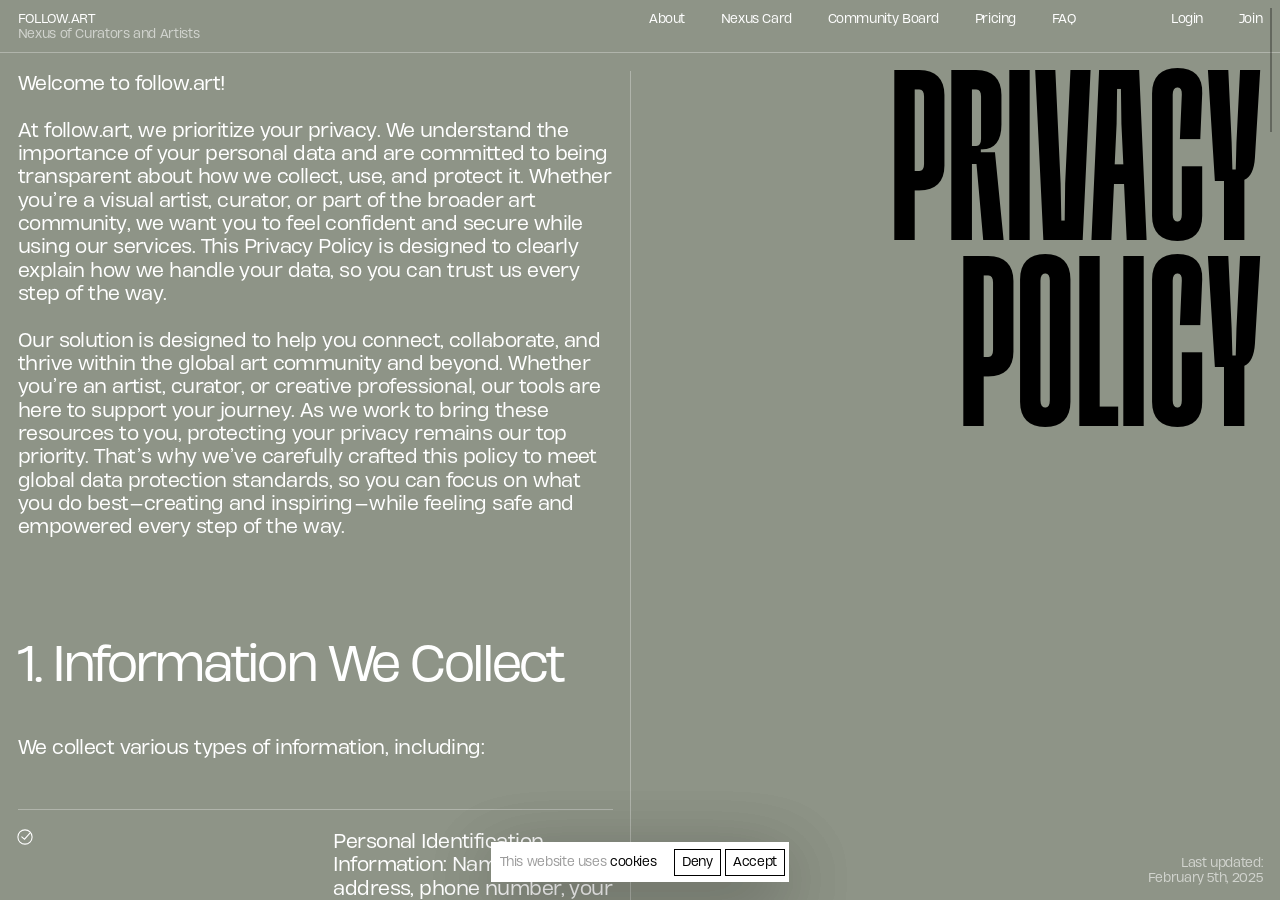
<file: privacy-policy/index.html>
<!DOCTYPE html><html lang="en"><head>
<script src="/assets/harden.js"></script><meta charset="utf-8"><meta name="viewport" content="width=device-width,initial-scale=1,viewport-fit=cover"><title>Privacy Policy | FOLLOW.ART</title><style>@layer reset, base, utilities, components-base, components, overrides;</style><style>.page-enter-active,.page-leave-active{transition:opacity .4s ease}.page-enter-from,.page-leave-to{opacity:0}</style><style>body{--cookie-message-mobile-height:0px;--cookie-message-height:0px}body.cookie-message-active{--cookie-message-mobile-height:var(--md,0px) var(--n-md,calc(var(--scale-px)*40));--cookie-message-height:var(--md,calc(var(--scale-px)*60)) var(--n-md,calc(var(--scale-px)*40))}.cookie-message{bottom:var(--md,var(--spacing)) var(--n-md,0);display:var(--md,flex) var(--n-md,block);height:40px;justify-content:center;left:0;pointer-events:none;position:fixed;width:100%;z-index:1000}.cookie-message__layout{align-items:center;border-top:var(--md,none) var(--n-md,calc(var(--scale-px)*1) solid var(--t-line));box-shadow:var(--md,0 calc(var(--scale-px)*20) calc(var(--scale-px)*80) 0 rgba(var(--c-black-rgb),.2)) var(--n-md,none);display:flex;flex-wrap:nowrap;gap:var(--spacing);height:100%;justify-content:var(--md,center) var(--n-md,space-between);padding:var(--md,calc(var(--scale-px)*5) calc(var(--scale-px)*5) calc(var(--scale-px)*5) calc(var(--scale-px)*10)) var(--n-md,calc(var(--scale-px)*10) calc(var(--scale-px)*20));pointer-events:auto}.cookie-message__layout-buttons{display:flex;flex-wrap:nowrap;gap:var(--md,calc(var(--scale-px)*5)) var(--n-md,calc(var(--scale-px)*10))}.cookie-message__text{display:flex;gap:.3em}</style><style>@layer components{.loading-screen{inset:0;position:fixed;z-index:9999}.loading-screen__decoration{animation:changingElements 1.5s linear infinite;left:50%;opacity:0;position:absolute;top:50%;transform:translate(-50%,-50%);width:var(--xxxxl,7vw) var(--n-xxxxl,var(--md,calc(var(--scale-px)*100)) var(--n-md,18vw))}.loading-screen__decoration-1{animation-delay:0s}.loading-screen__decoration-2{animation-delay:.3s}.loading-screen__decoration-3{animation-delay:.6s}.loading-screen__decoration-4{animation-delay:.9s}.loading-screen__decoration-5{animation-delay:1.2s}@keyframes changingElements{0%{opacity:0}10%{opacity:1}20%{opacity:0}to{opacity:0}}.loading-screen--background{background:var(--t-background)}}</style><style>@layer components-base{.scrollable{max-width:100%;position:relative;transition:background .4s ease;width:100%;--scrollable-height:100%;--scrollable-max-height:100svh}.scrollable__area{height:var(--scrollable-height);max-height:var(--scrollable-max-height);overflow:hidden;overflow-y:scroll;overscroll-behavior:contain;scroll-behavior:smooth;-ms-overflow-style:none;scrollbar-width:none}.scrollable__area::-webkit-scrollbar{display:none}.scrollable__scrollbar{z-index:999}.scrollable--fullscreen,.scrollable--root{--scrollable-height:100svh;--scrollable-max-height:100svh}.scrollable--fullscreen>.scrollable__area>div>.scrollable__area-inner,.scrollable--root>.scrollable__area>div>.scrollable__area-inner{min-height:100svh}.scrollable--root.scrollable--android{overflow:hidden}.scrollable--container-height{flex:1;height:0}.scrollable--height-by-flex{flex:1 0 auto;height:0}.scrollable--root{inset:0;position:fixed}body:has(.scrollable--root),html:has(.scrollable--root){overflow:clip}.lenis:not(.lenis-autoToggle).lenis-stopped{overflow:hidden!important}}html.lenis,html.lenis body{height:auto}.lenis:not(.lenis-autoToggle).lenis-stopped{overflow:clip}.lenis [data-lenis-prevent-horizontal],.lenis [data-lenis-prevent-touch],.lenis [data-lenis-prevent-vertical],.lenis [data-lenis-prevent-wheel],.lenis [data-lenis-prevent]{overscroll-behavior:contain}.lenis.lenis-smooth iframe{pointer-events:none}.lenis.lenis-autoToggle{transition-behavior:allow-discrete;transition-duration:1ms;transition-property:overflow}</style><style>:root{--promo-header-height:var(--xxxxl,calc(var(--scale-px)*80)) var(--n-xxxxl,var(--md,calc(var(--scale-px)*60)) var(--n-md,calc(var(--scale-px)*40)))}@layer components{.promo-header{left:0;position:fixed;top:0;width:100%;z-index:10}.promo-header__previous-bg{inset:0;position:absolute}.promo-header__row{height:var(--promo-header-height);padding:var(--md,var(--spacing) 0) var(--n-md,calc(var(--scale-px)*10) 0);position:relative;transition:transform 1.5s cubic-bezier(.55,0,.1,1)}.promo-header__logo{position:relative}.promo-header__logo-text{left:0;opacity:0;pointer-events:none;position:absolute;top:calc(100% + .53846em);transition:opacity 1.5s cubic-bezier(.55,0,.1,1)}.promo-header__animated-button{transition:font-size 1.5s cubic-bezier(.55,0,.1,1)}.promo-header__desktop-links{display:flex;gap:calc(var(--spacing)*2)}.promo-header__content-right{display:flex;justify-content:flex-end}.promo-header:after{border-bottom:1px solid var(--t-line);bottom:0;content:"";display:none;left:0;position:absolute;transition:transform 1.5s cubic-bezier(.55,0,.1,1);width:100%}.promo--has-loading-state{opacity:0;transform:translateY(-200%);transition:1.5s cubic-bezier(.55,0,.1,1);transition-property:opacity,transform}.promo--has-loading-state.promo--loaded{opacity:1;transform:translateY(0)}.promo-header--expanded{color:#00f}.promo-header--expanded .promo-header__row{transform:var(--md,translateY(calc(var(--scale-px)*-9))) var(--n-md,none)}.promo-header--expanded .promo-header__logo-text{opacity:var(--md,1) var(--n-md,0)}.promo-header--border:after{display:block}.promo-header--border-auto:after{display:block;transform:var(--md,scaleX(0)) var(--n-md,none)}.promo-header--border-auto.promo-header--expanded:after{transform:scaleX(1)}@media(max-width:567px)and (max-aspect-ratio:13/9),(max-width:667px)and (min-aspect-ratio:13/9),(max-width:979px)and (max-height:415px)and (min-aspect-ratio:13/9){.promo-header__animated-button{font-size:calc(var(--scale-text-rem)*1.2);--lh:calc(var(--scale-text-rem)*1.6);font-family:HeadingNow,Helvetica,Arial,sans-serif;font-weight:400;letter-spacing:-.03em;line-height:var(--lh);text-transform:none;--fos:-.169em;--foe:-.088em}.win .promo-header__animated-button{--fos:-.169em;--foe:-.088em}}}</style><style>@layer components-base{@property --lh{syntax:"<length>";inherits:true;initial-value:0}.btn{align-items:center;background-color:transparent;border:0;border-radius:var(--btn-border-radius,none);box-shadow:var(--btn-box-shadow,none);color:var(--btn-text);cursor:pointer;display:inline-flex;height:var(--btn-height,auto);justify-content:center;opacity:var(--btn-opacity,1);padding:0;position:relative;text-align:center;text-decoration:none;touch-action:manipulation;-webkit-user-select:none;-moz-user-select:none;user-select:none;vertical-align:middle;white-space:nowrap}.btn .icon:where(:not(.btn__hover-accent)){color:var(--btn-icon,var(--btn-text))}.btn:after{background:var(--btn-background,transparent);border-color:var(--btn-border,transparent)}.btn:before{background:var(--btn-hovered-background,transparent);border-color:var(--btn-hovered-border,transparent)}.btn>svg rect{stroke:var(--btn-border,transparent)}.btn>svg rect+rect{stroke:var(--btn-hovered-border,transparent)}.btn:focus-visible,:where(.btn-container):focus-visible .btn,:where(input):focus-visible+.btn:where(label),:where(label input):focus-visible+.btn{box-shadow:var(--btn-focused-box-shadow,var(--btn-box-shadow));color:var(--btn-focused-text,var(--btn-text));opacity:var(--btn-focused-opacity,var(--btn-opacity))}.btn:focus-visible .icon:where(:not(.btn__hover-accent)),:where(.btn-container):focus-visible .btn .icon:where(:not(.btn__hover-accent)),:where(input):focus-visible+.btn:where(label) .icon:where(:not(.btn__hover-accent)),:where(label input):focus-visible+.btn .icon:where(:not(.btn__hover-accent)){color:var(--btn-focused-icon,var(--btn-icon))}.btn:focus-visible:after,:where(.btn-container):focus-visible .btn:after,:where(input):focus-visible+.btn:where(label):after,:where(label input):focus-visible+.btn:after{background:var(--btn-focused-background,var(--btn-background));border-color:var(--btn-focused-border,var(--btn-border))}.btn:focus-visible:before,:where(.btn-container):focus-visible .btn:before,:where(input):focus-visible+.btn:where(label):before,:where(label input):focus-visible+.btn:before{background:var(--btn-focused-hovered-background,var(--btn-hovered-background));border-color:var(--btn-focused-hovered-border,var(--btn-hovered-border))}.btn:focus-visible>svg rect,:where(.btn-container):focus-visible .btn>svg rect,:where(input):focus-visible+.btn:where(label)>svg rect,:where(label input):focus-visible+.btn>svg rect{stroke:var(--btn-focused-border,var(--btn-border))}.btn:focus-visible>svg rect+rect,:where(.btn-container):focus-visible .btn>svg rect+rect,:where(input):focus-visible+.btn:where(label)>svg rect+rect,:where(label input):focus-visible+.btn>svg rect+rect{stroke:var(--btn-focused-hovered-border,var(--btn-hovered-border))}@media(hover:hover)and (pointer:fine){.btn:where(:not(.is-disabled,:disabled)):hover,:where(.btn-container:not(.is-disabled,:disabled)):hover .btn{color:var(--btn-hovered-text,var(--btn-text))}.btn:where(:not(.is-disabled,:disabled)):hover .icon:where(:not(.btn__hover-accent)),:where(.btn-container:not(.is-disabled,:disabled)):hover .btn .icon:where(:not(.btn__hover-accent)){color:var(--btn-hovered-icon,var(--btn-icon))}}.btn:is(.is-disabled,:disabled),:where(.btn-container).is-disabled .btn{box-shadow:var(--btn-disabled-box-shadow,var(--btn-box-shadow));color:var(--btn-disabled-text,var(--btn-text));opacity:var(--btn-disabled-opacity,var(--btn-opacity))}.btn:is(.is-disabled,:disabled) .icon:where(:not(.btn__hover-accent)),:where(.btn-container).is-disabled .btn .icon:where(:not(.btn__hover-accent)){color:var(--btn-disabled-icon,var(--btn-icon))}.btn:is(.is-disabled,:disabled):after,:where(.btn-container).is-disabled .btn:after{background:var(--btn-disabled-background,var(--btn-background));border-color:var(--btn-disabled-border,var(--btn-border))}.btn:is(.is-disabled,:disabled):before,:where(.btn-container).is-disabled .btn:before{background:var(--btn-disabled-hovered-background,var(--btn-hovered-background));border-color:var(--btn-disabled-hovered-border,var(--btn-hovered-border))}.btn:is(.is-disabled,:disabled)>svg rect,:where(.btn-container).is-disabled .btn>svg rect{stroke:var(--btn-disabled-border,var(--btn-border))}.btn:is(.is-disabled,:disabled)>svg rect+rect,:where(.btn-container).is-disabled .btn>svg rect+rect{stroke:var(--btn-disabled-hovered-border,var(--btn-hovered-border))}.btn.is-active,:where(.btn-container).is-active .btn,:where(input):checked+.btn:where(label),:where(label input):checked+.btn{box-shadow:var(--btn-active-box-shadow,var(--btn-box-shadow));color:var(--btn-active-text,var(--btn-text));opacity:var(--btn-active-opacity,var(--btn-opacity))}.btn.is-active .icon:where(:not(.btn__hover-accent)),:where(.btn-container).is-active .btn .icon:where(:not(.btn__hover-accent)),:where(input):checked+.btn:where(label) .icon:where(:not(.btn__hover-accent)),:where(label input):checked+.btn .icon:where(:not(.btn__hover-accent)){color:var(--btn-active-icon,var(--btn-icon))}.btn.is-active:after,:where(.btn-container).is-active .btn:after,:where(input):checked+.btn:where(label):after,:where(label input):checked+.btn:after{background:var(--btn-active-background,var(--btn-background));border-color:var(--btn-active-border,var(--btn-border))}.btn.is-active:before,:where(.btn-container).is-active .btn:before,:where(input):checked+.btn:where(label):before,:where(label input):checked+.btn:before{background:var(--btn-active-hovered-background,var(--btn-hovered-background));border-color:var(--btn-active-hovered-border,var(--btn-hovered-border))}.btn.is-active>svg rect,:where(.btn-container).is-active .btn>svg rect,:where(input):checked+.btn:where(label)>svg rect,:where(label input):checked+.btn>svg rect{stroke:var(--btn-active-border,var(--btn-border))}.btn.is-active>svg rect+rect,:where(.btn-container).is-active .btn>svg rect+rect,:where(input):checked+.btn:where(label)>svg rect+rect,:where(label input):checked+.btn>svg rect+rect{stroke:var(--btn-active-hovered-border,var(--btn-hovered-border))}.btn.is-active:focus-visible,:where(.btn-container).is-active:focus-visible .btn,:where(input):checked:focus-visible+.btn:where(label),:where(label input):checked:focus-visible+.btn{color:var(--btn-active-focused-hovered-text,var(--btn-active-focused-text))}.btn.is-active:focus-visible .icon:where(:not(.btn__hover-accent)),:where(.btn-container).is-active:focus-visible .btn .icon:where(:not(.btn__hover-accent)),:where(input):checked:focus-visible+.btn:where(label) .icon:where(:not(.btn__hover-accent)),:where(label input):checked:focus-visible+.btn .icon:where(:not(.btn__hover-accent)){color:var(--btn-active-focused-hovered-icon,var(--btn-active-focused-icon))}@media(hover:hover){.btn:where(:not(.is-disabled,:disabled)).is-active:hover,:where(.btn-container:not(.is-disabled,:disabled)).is-active:hover .btn,:where(.btn-container:not(.is-disabled,:disabled)):hover .btn.is-active,:where(input):checked+.btn:where(label:not(.is-disabled,:disabled)):hover,:where(label input):checked+.btn:where(:not(.is-disabled,:disabled)):hover{color:var(--btn-active-hovered-text,var(--btn-active-text))}.btn:where(:not(.is-disabled,:disabled)).is-active:hover .icon:where(:not(.btn__hover-accent)),:where(.btn-container:not(.is-disabled,:disabled)).is-active:hover .btn .icon:where(:not(.btn__hover-accent)),:where(.btn-container:not(.is-disabled,:disabled)):hover .btn.is-active .icon:where(:not(.btn__hover-accent)),:where(input):checked+.btn:where(label:not(.is-disabled,:disabled)):hover .icon:where(:not(.btn__hover-accent)),:where(label input):checked+.btn:where(:not(.is-disabled,:disabled)):hover .icon:where(:not(.btn__hover-accent)){color:var(--btn-active-hovered-icon,var(--btn-active-icon))}}.btn:where(.is-disabled,:disabled).is-active,:where(.btn-container).is-active .btn:where(.is-disabled,:disabled),:where(input):checked+.btn:where(label):where(.is-disabled,:disabled),:where(label input):checked+.btn:where(.is-disabled,:disabled){box-shadow:var(--btn-active-disabled-box-shadow,var(--btn-active-box-shadow));color:var(--btn-active-disabled-text,var(--btn-active-text));opacity:var(--btn-active-disabled-opacity,var(--btn-active-opacity))}.btn:where(.is-disabled,:disabled).is-active .icon:where(:not(.btn__hover-accent)),:where(.btn-container).is-active .btn:where(.is-disabled,:disabled) .icon:where(:not(.btn__hover-accent)),:where(input):checked+.btn:where(label):where(.is-disabled,:disabled) .icon:where(:not(.btn__hover-accent)),:where(label input):checked+.btn:where(.is-disabled,:disabled) .icon:where(:not(.btn__hover-accent)){color:var(--btn-active-disabled-icon,var(--btn-active-icon))}.btn:where(.is-disabled,:disabled).is-active:after,:where(.btn-container).is-active .btn:where(.is-disabled,:disabled):after,:where(input):checked+.btn:where(label):where(.is-disabled,:disabled):after,:where(label input):checked+.btn:where(.is-disabled,:disabled):after{background:var(--btn-active-disabled-background,var(--btn-active-background));border-color:var(--btn-active-disabled-border,var(--btn-active-border))}.btn:where(.is-disabled,:disabled).is-active:before,:where(.btn-container).is-active .btn:where(.is-disabled,:disabled):before,:where(input):checked+.btn:where(label):where(.is-disabled,:disabled):before,:where(label input):checked+.btn:where(.is-disabled,:disabled):before{background:var(--btn-active-disabled-hovered-background,var(--btn-active-hovered-background));border-color:var(--btn-active-disabled-hovered-border,var(--btn-active-hovered-border))}.btn:where(.is-disabled,:disabled).is-active>svg rect,:where(.btn-container).is-active .btn:where(.is-disabled,:disabled)>svg rect,:where(input):checked+.btn:where(label):where(.is-disabled,:disabled)>svg rect,:where(label input):checked+.btn:where(.is-disabled,:disabled)>svg rect{stroke:var(--btn-active-disabled-border,var(--btn-active-border))}.btn:where(.is-disabled,:disabled).is-active>svg rect+rect,:where(.btn-container).is-active .btn:where(.is-disabled,:disabled)>svg rect+rect,:where(input):checked+.btn:where(label):where(.is-disabled,:disabled)>svg rect+rect,:where(label input):checked+.btn:where(.is-disabled,:disabled)>svg rect+rect{stroke:var(--btn-active-disabled-hovered-border,var(--btn-active-hovered-border))}.btn.is-disabled,.btn:disabled{cursor:default;pointer-events:none}.btn__content{align-items:center;display:flex;gap:var(--btn-icon-spacing);height:var(--btn-height);justify-content:space-between;min-width:100%;padding:var(--btn-padding);position:relative;z-index:1}.btn__content:where(:has(.btn__text:only-child,.btn__icon:only-child)){justify-content:center}.btn__icon{align-items:center;display:flex;justify-content:center;transform-origin:center}.btn__icon--clone~.btn__icon--clone,.btn__text--clone~.btn__text--clone{position:absolute;visibility:hidden}.btn__icon--clone~.btn__text--clone,.btn__text--clone~.btn__icon--clone{right:0}.btn:where(span:not([role=button],[role=option])){cursor:default}.btn-container:not(.is-disabled,:disabled) .btn:where(span:not([role=button],[role=option])),label input:not(:disabled)+.btn:where(span:not([role=button],[role=option])){cursor:pointer}.btn__text{position:relative}@supports (text-box-trim:trim-both){.btn__text{text-box:trim-both cap alphabetic}}@supports not (text-box-trim:trim-both){.btn__text:after,.btn__text:before{content:"";display:block;height:0;overflow:hidden;position:relative}.btn__text:before{margin-bottom:calc((var(--lh, 1em) - 1em)/-2 + var(--fos, 0em))}.btn__text:after{margin-top:calc((var(--lh, 1em) - 1em)/-2 + var(--foe, 0em))}}.btn__text-text{pointer-events:none;position:relative;transition:color .3s cubic-bezier(.25,.74,.22,.99)}.btn__text>img{display:block;max-height:var(--btn-height);width:auto}.btn.icon{display:inline-flex;transition-property:all}.btn.is-loading .btn__icon,.btn.is-loading .btn__text{opacity:0}.btn:after,.btn:before{border-radius:var(--btn-border-radius);content:"";inset:0;position:absolute}.btn:before{z-index:1}.btn:after{pointer-events:none}.btn>svg rect{rx:var(--btn-border-radius);ry:var(--btn-border-radius)}@media print{.btn{border:1px solid var(--t-primary)!important;color:var(--t-heading)!important}}.btn{font-size:var(--xxxxl,calc(var(--scale-text-rem)*2.6)) var(--n-xxxxl,var(--md,calc(var(--scale-text-rem)*2)) var(--n-md,calc(var(--scale-text-rem)*1.6)));--lh:var(--xxxxl,calc(var(--scale-text-rem)*3)) var(--n-xxxxl,var(--md,calc(var(--scale-text-rem)*2.5)) var(--n-md,calc(var(--scale-text-rem)*2)));font-family:HeadingNow,Helvetica,Arial,sans-serif;font-weight:400;letter-spacing:-.03em;line-height:var(--lh);text-transform:none}.btn,.win .btn{--fos:-.169em;--foe:-.088em}.btn{transition:.3s cubic-bezier(.25,.74,.22,.99);transition-property:color,opacity}.btn .icon{transition:.3s cubic-bezier(.25,.74,.22,.99);transition-property:color,transform}.btn:after,.btn:before{transition:.3s cubic-bezier(.25,.74,.22,.99);transition-property:transform,background-color,border-color,box-shadow,opacity}.btn:before{opacity:0}@media(hover:hover)and (pointer:fine){.btn:where(:not(.is-disabled,:disabled)):hover:before,:where(.btn-container:not(.is-disabled,:disabled)):hover .btn:before{opacity:1}}.btn--accent{--hover-accent-height:22px}.btn--accent .btn__hover-accent{color:var(--btn-accent);height:var(--hover-accent-height);left:max(-13%,-14px);opacity:0;pointer-events:none;position:absolute;top:50%;transform:scaleX(.5) translateY(-50%);transform-origin:0 50%;transition:.3s cubic-bezier(.25,.74,.22,.99);transition-property:opacity,transform;width:calc(100% + min(26%,28px));z-index:1}.btn--accent .btn__hover-accent--text{transform:scaleX(.2312138728) translateY(-50%);z-index:-1}.btn--accent.btn--no-role .btn__hover-accent{display:none}@media(hover:hover)and (pointer:fine){.btn--accent:where(:not(.is-disabled,:disabled)):hover .btn__hover-accent,:where(.btn-container:not(.is-disabled,:disabled)):hover .btn--accent .btn__hover-accent{opacity:1;transform:scaleX(1) translateY(-50%)}}.btn--accent:focus-visible .btn__hover-accent,:where(.btn-container):focus-visible .btn--accent .btn__hover-accent,:where(input):focus-visible+.btn--accent:where(label) .btn__hover-accent,:where(label input):focus-visible+.btn--accent .btn__hover-accent{opacity:1;transform:scaleX(1) translateY(-50%)}.btn--outline{--btn-border-size:1px}.btn--outline:after,.btn--outline:before{border-style:solid;border-width:var(--btn-border-size)}.btn--square{aspect-ratio:1;flex-grow:0;flex-shrink:0}.btn--square .btn__content{padding-left:0;padding-right:0}.btn--square .btn__text>img{max-width:var(--btn-height);-o-object-fit:cover;object-fit:cover}.btn--ellipsis,.btn--ellipsis .btn__text{min-width:0}.btn--ellipsis .btn__text-text{display:block;margin-bottom:-.2em;margin-top:-.2em;overflow:hidden;padding-bottom:.2em;padding-right:.1em;padding-top:.2em;text-overflow:ellipsis;white-space:nowrap}.btn--link{--btn-border-radius:0!important}.btn--link:where(:not(.btn--link--select)){--btn-padding:0!important}.btn--link:where(:not(.btn--full,.btn--square)){width:auto}.btn--link:where(:not(.btn--square)){height:auto}.btn--link:where(:not(.btn--square))>.btn__content{height:auto;justify-content:flex-start;text-align:left}.btn--link:before{display:none}.btn--link:focus-visible,:where(.btn-container):focus-visible .btn--link,:where(input):focus-visible+.btn--link:where(label),:where(label input):focus-visible+.btn--link{box-shadow:none}.btn--link:focus-visible:not(.btn-container),:where(.btn-container):focus-visible .btn--link:not(.btn-container),:where(input):focus-visible+.btn--link:where(label):not(.btn-container),:where(label input):focus-visible+.btn--link:not(.btn-container){outline-color:currentColor;outline-offset:1px;outline-style:auto;outline-width:1px}.btn--link--underline .btn__text{text-decoration:underline;text-decoration-color:var(--t-line-thin);text-underline-offset:.3em}.btn--link--underline:hover .btn__text{text-decoration:none}.btn--full{width:100%}.btn--full\:sm-down{width:var(--md,auto) var(--n-md,100%)}.btn--full\:md-up{width:var(--md,100%) var(--n-md,auto)}.btn--block{display:flex}.btn--block:where(:not(.btn--full,.btn--square)){width:-moz-fit-content;width:fit-content}.btn-container{cursor:pointer}.btn-container:is(.is-disabled,:disabled){cursor:default}.btn{--btn-height:var(--md,calc(var(--scale-px)*40)) var(--n-md,calc(var(--scale-px)*30));--btn-padding:var(--md,0 calc(var(--scale-px)*12)) var(--n-md,0 calc(var(--scale-px)*9))}.btn--smallish{--btn-height:calc(var(--scale-px)*30);--btn-padding:0 calc(var(--scale-px)*9)}.btn--small{--btn-height:var(--md,calc(var(--scale-px)*30)) var(--n-md,calc(var(--scale-px)*20));--btn-padding:0 calc(var(--scale-px)*9)}.btn--medium{--btn-height:calc(var(--scale-px)*40);--btn-padding:0 calc(var(--scale-px)*9)}.btn--large{--btn-height:var(--xxxxl,calc(var(--scale-px)*120)) var(--n-xxxxl,var(--md,calc(var(--scale-px)*80)) var(--n-md,calc(var(--scale-px)*60)));--btn-padding:var(--md,calc(var(--scale-px)*12)) var(--n-md,calc(var(--scale-px)*9) calc(var(--scale-px)*9) calc(var(--scale-px)*10))}.btn--large .btn__text{align-self:flex-end}.btn--large .btn__icon{align-self:flex-start}.btn--text-base{font-size:var(--xxxxl,calc(var(--scale-text-rem)*3.8)) var(--n-xxxxl,var(--md,calc(var(--scale-text-rem)*2.6)) var(--n-md,calc(var(--scale-text-rem)*2.1)));--lh:var(--xxxxl,calc(var(--scale-text-rem)*4.5)) var(--n-xxxxl,var(--md,calc(var(--scale-text-rem)*3)) var(--n-md,calc(var(--scale-text-rem)*2.5)));font-family:HeadingNow,Helvetica,Arial,sans-serif;font-weight:400;letter-spacing:-.03em;line-height:var(--lh);text-transform:none}.btn--text-base,.win .btn--text-base{--fos:-.169em;--foe:-.088em}.btn--text-smaller{font-size:var(--xxxxl,calc(var(--scale-text-rem)*1.6)) var(--n-xxxxl,var(--md,calc(var(--scale-text-rem)*1.3)) var(--n-md,calc(var(--scale-text-rem)*1.2)));--lh:var(--xxxxl,calc(var(--scale-text-rem)*2)) var(--n-xxxxl,calc(var(--scale-text-rem)*1.6));font-family:HeadingNow,Helvetica,Arial,sans-serif;font-weight:400;letter-spacing:-.03em;line-height:var(--lh);text-transform:none}.btn--text-smaller,.win .btn--text-smaller{--fos:-.169em;--foe:-.088em}.btn--text-card-base{font-size:calc(var(--scale-text-rem)*1.3);--lh:calc(var(--scale-text-rem)*2);font-family:HeadingNow,Helvetica,Arial,sans-serif;font-weight:400;letter-spacing:-.02em;line-height:var(--lh);text-transform:none}.btn--text-card-base,.win .btn--text-card-base{--fos:-.169em;--foe:-.088em}.btn--text-h1{font-size:var(--xxxxl,calc(var(--scale-text-rem)*38.5)) var(--n-xxxxl,var(--xxxl,calc(var(--scale-text-rem)*30.1)) var(--n-xxxl,var(--md,calc(var(--scale-text-rem)*25.7)) var(--n-md,calc(var(--scale-text-rem)*14.3))));--lh:var(--xxxxl,calc(var(--scale-text-rem)*30)) var(--n-xxxxl,var(--xxxl,calc(var(--scale-text-rem)*23)) var(--n-xxxl,var(--md,calc(var(--scale-text-rem)*20)) var(--n-md,calc(var(--scale-text-rem)*11))));font-family:Hardbop,Helvetica,Arial,sans-serif;font-weight:700;letter-spacing:0;line-height:var(--lh);text-transform:uppercase}.btn--text-h1,.win .btn--text-h1{--fos:-.167em;--foe:-.133em}.btn--text-h2-sm{font-size:var(--xxxxl,calc(var(--scale-text-rem)*38.5)) var(--n-xxxxl,var(--md,calc(var(--scale-text-rem)*22.8)) var(--n-md,calc(var(--scale-text-rem)*11.4)));--lh:var(--xxxxl,calc(var(--scale-text-rem)*30)) var(--n-xxxxl,var(--md,calc(var(--scale-text-rem)*18)) var(--n-md,calc(var(--scale-text-rem)*9)));font-family:Hardbop,Helvetica,Arial,sans-serif;font-weight:700;letter-spacing:0;line-height:var(--lh);text-transform:uppercase}.btn--text-h2-sm,.win .btn--text-h2-sm{--fos:-.167em;--foe:-.133em}.btn--text-h5{font-size:calc(var(--scale-text-rem)*8.5);--lh:calc(var(--scale-text-rem)*9);font-family:Hardbop,Helvetica,Arial,sans-serif;font-weight:700;letter-spacing:0;line-height:var(--lh);text-transform:uppercase}.btn--text-h5,.win .btn--text-h5{--fos:-.167em;--foe:-.133em}.btn--text-card-original{font-size:calc(var(--scale-text-rem)*2);--lh:calc(var(--scale-text-rem)*2.5);font-family:HeadingNow,Helvetica,Arial,sans-serif;font-weight:400;letter-spacing:-.03em;line-height:var(--lh);text-transform:none}.btn--text-card-original,.win .btn--text-card-original{--fos:-.169em;--foe:-.088em}.btn--text-card{font-size:calc(var(--scale-text-rem)*1.6);--lh:calc(var(--scale-text-rem)*2);font-family:HeadingNow,Helvetica,Arial,sans-serif;font-weight:400;letter-spacing:-.03em;line-height:var(--lh);text-transform:none}.btn--text-card,.win .btn--text-card{--fos:-.169em;--foe:-.088em}.btn--text-card-lead{font-size:calc(var(--scale-text-rem)*1.6);--lh:calc(var(--scale-text-rem)*2);font-family:HeadingNow,Helvetica,Arial,sans-serif;font-weight:400;letter-spacing:-.03em;line-height:var(--lh);text-transform:none}.btn--text-card-lead,.win .btn--text-card-lead{--fos:-.169em;--foe:-.088em}.btn--text-card-lead-sm{font-size:var(--md,calc(var(--scale-text-rem)*1.6)) var(--n-md,calc(var(--scale-text-rem)*1.3));--lh:calc(var(--scale-text-rem)*2);font-family:HeadingNow,Helvetica,Arial,sans-serif;font-weight:400;letter-spacing:var(--md,-.03em) var(--n-md,-.02em);line-height:var(--lh);text-transform:none}.btn--text-card-lead-sm,.win .btn--text-card-lead-sm{--fos:-.169em;--foe:-.088em}.btn--text-card-small{font-size:calc(var(--scale-text-rem)*1.3);--lh:calc(var(--scale-text-rem)*2);font-family:HeadingNow,Helvetica,Arial,sans-serif;font-weight:400;letter-spacing:-.02em;line-height:var(--lh);text-transform:none}.btn--text-card-small,.win .btn--text-card-small{--fos:-.169em;--foe:-.088em}.btn--text-card-medium{font-size:calc(var(--scale-text-rem)*1.6);--lh:calc(var(--scale-text-rem)*2);font-family:HeadingNow,Helvetica,Arial,sans-serif;font-weight:400;letter-spacing:-.03em;line-height:var(--lh);text-transform:none}.btn--text-card-medium,.win .btn--text-card-medium{--fos:-.169em;--foe:-.088em}.btn--text-card-large{font-size:calc(var(--scale-text-rem)*2);--lh:calc(var(--scale-text-rem)*2.5);font-family:HeadingNow,Helvetica,Arial,sans-serif;font-weight:400;letter-spacing:-.03em;line-height:var(--lh);text-transform:none}.btn--text-card-large,.win .btn--text-card-large{--fos:-.169em;--foe:-.088em}.btn--text-card-h1{font-size:var(--md,calc(var(--scale-text-rem)*4)) var(--n-md,calc(var(--scale-text-rem)*3.2));--lh:var(--md,calc(var(--scale-text-rem)*4)) var(--n-md,calc(var(--scale-text-rem)*3.5));font-family:HeadingNow,Helvetica,Arial,sans-serif;font-weight:400;letter-spacing:-.04em;line-height:var(--lh);text-transform:none}.btn--text-card-h1,.win .btn--text-card-h1{--fos:-.169em;--foe:-.088em}.btn--text-left .btn__content{justify-content:flex-start}.btn--text-right .btn__content{justify-content:flex-end}.btn{--btn-icon-spacing:calc(var(--scale-px)*10)}.btn--icon-spacing-small{--btn-icon-spacing:calc(var(--scale-px)*6)}.btn--icon-spacing-smallish{--btn-icon-spacing:calc(var(--scale-px)*20)}.btn--icon-spacing-medium{--btn-icon-spacing:var(--md,calc(var(--scale-px)*43)) var(--n-md,calc(var(--scale-px)*19))}.btn--full.btn--icon-spacing-max .btn__content{justify-content:space-between}.btn--primary{--btn-accent:var(--t-button_primary_accent);--btn-text:var(--t-button_primary_text);--btn-background:var(--t-button_primary_background);--btn-hovered-text:var(--t-button_primary_hovered-text);--btn-hovered-background:var(--t-button_primary_hovered-background);--btn-disabled-background:var(--t-button_primary_disabled-background)}.btn--secondary{--btn-accent:var(--t-button_secondary_accent);--btn-text:var(--t-button_secondary_text);--btn-background:var(--t-button_secondary_background);--btn-hovered-text:var(--t-button_secondary_hovered-text);--btn-hovered-background:var(--t-button_secondary_hovered-background)}.btn--danger{--btn-accent:var(--t-button_danger_accent);--btn-text:var(--t-button_danger_text);--btn-background:var(--t-button_danger_background);--btn-hovered-text:var(--t-button_danger_hovered-text);--btn-hovered-background:var(--t-button_danger_hovered-background)}.btn--outline{--btn-accent:var(--t-button_outline_accent);--btn-text:var(--t-button_outline_text);--btn-background:var(--t-button_outline_background);--btn-border:var(--t-button_outline_border);--btn-disabled-text:var(--t-button_outline_disabled-text);--btn-disabled-border:var(--t-button_outline_disabled-border)}.btn--outline--small{--btn-accent:var(--t-button_outline--small_accent);--btn-text:var(--t-button_outline--small_text);--btn-background:var(--t-button_outline--small_background);--btn-border:var(--t-button_outline--small_border);--btn-hovered-text:var(--t-button_outline--small_hovered-text);--btn-hovered-border:var(--t-button_outline--small_hovered-border);--btn-disabled-text:var(--t-button_outline--small_disabled-text);--btn-disabled-border:var(--t-button_outline--small_disabled-border)}.btn--outline--error{--btn-border:var(--t-button_outline--error_border)}.btn--link{--btn-accent:var(--t-button_link_accent);--btn-text:var(--t-button_link_text);--btn-hovered-text:var(--t-button_link_hovered-text);--btn-active-hovered-text:var(--t-button_link_active-hovered-text);--btn-active-text:var(--t-button_link_active-text);--btn-active-accent:var(--t-button_link_active-accent)}.btn--link--small{--btn-accent:var(--t-button_link--small_accent);--btn-text:var(--t-button_link--small_text);--btn-hovered-text:var(--t-button_link--small_hovered-text)}.btn--link--heading{--btn-accent:var(--t-button_link--heading_accent);--btn-text:var(--t-button_link--heading_text);--btn-hovered-text:var(--t-button_link--heading_hovered-text);--btn-active-text:var(--t-button_link--heading_active-text);--btn-disabled-text:var(--t-button_link--heading_disabled-text)}.btn--link--select{--btn-accent:var(--t-button_link--select_accent);--btn-text:var(--t-button_link--select_text);--btn-hovered-text:var(--t-button_link--select_hovered-text);--btn-active-text:var(--t-button_link--select_active-text)}.btn--link--error{--btn-accent:var(--t-button_link--error_accent);--btn-text:var(--t-button_link--error_text);--btn-hovered-text:var(--t-button_link--error_hovered-text)}.btn--outline--accent{--btn-accent:var(--t-button_outline--accent_accent);--btn-text:var(--t-button_outline--accent_text);--btn-background:var(--t-button_outline--accent_background);--btn-border:var(--t-button_outline--accent_border);--btn-hovered-text:var(--t-button_outline--accent_hovered-text);--btn-hovered-border:var(--t-button_outline--accent_hovered-border);--btn-disabled-text:var(--t-button_outline--accent_disabled-text);--btn-disabled-border:var(--t-button_outline--accent_disabled-border)}}</style><style>@layer utilities{:root{--is-visible--sm-down:var(--md,none) var(--n-md,block);--is-visible--md-up:var(--md,block) var(--n-md,none);--is-visible--xxxl-down:var(--xxxxl,none) var(--n-xxxxl,block);--is-visible--xxxxl:var(--xxxxl,block) var(--n-xxxxl,none)}}@layer components-base{.icon{display:inline-block;flex-shrink:0;height:calc(var(--icon-height)*var(--scale-px, 1));vertical-align:middle;width:calc(var(--icon-width)*var(--scale-px, 1))}}@layer overrides{.icon-early-access{margin-bottom:var(--xxxxl,0) var(--n-xxxxl,calc(var(--scale-px)*-8));margin-left:var(--xxxxl,0) var(--n-xxxxl,calc(var(--scale-px)*-8))}.icon-videinfra{margin-bottom:-4px;margin-top:-4px}.icon-shake{animation:icon-next-animation .45s step-end infinite}.icon-shake-reverse{animation:icon-next-animation .45s step-end infinite reverse}.icon-next,.icon-next-reverse{animation:icon-next-animation .45s step-end infinite;transform-origin:center}.sprite-flags{margin-bottom:-4px;margin-top:-4px}.icon-cancel,.icon-confirm,.icon-open{margin:-1px}}@keyframes icon-next-animation{33.33%{transform:rotate(-5deg)}66.66%{transform:rotate(-10deg)}}</style><style>@layer components{@media(min-width:568px)and (max-width:667px)and (max-aspect-ratio:13/9),(min-width:668px)and (max-aspect-ratio:10/11),(min-width:668px)and (min-height:416px),(min-width:980px){.text-page-content{position:relative}.text-page-content:before{border-right:1px solid var(--t-line);content:"";height:100%;position:absolute;right:0;top:0}.text-page-title{align-items:flex-end;display:flex;flex-direction:column;height:calc(100svh - var(--promo-header-height) - var(--spacing));justify-content:space-between;position:sticky;top:calc(var(--promo-header-height) + var(--spacing))}}}</style><style>.text li,.text ol,.text ul{list-style:none;margin:0;padding:0}.text{font-size:var(--xxxxl,calc(var(--scale-text-rem)*2.6)) var(--n-xxxxl,var(--md,calc(var(--scale-text-rem)*2)) var(--n-md,calc(var(--scale-text-rem)*1.6)));--lh:var(--xxxxl,calc(var(--scale-text-rem)*3)) var(--n-xxxxl,var(--md,calc(var(--scale-text-rem)*2.5)) var(--n-md,calc(var(--scale-text-rem)*2)));font-family:HeadingNow,Helvetica,Arial,sans-serif;font-weight:400;letter-spacing:-.03em;line-height:var(--lh);text-transform:none}.text,.win .text{--fos:-.169em;--foe:-.088em}.text h1,.text h2,.text h3,.text h4,.text h5,.text h6{color:var(--t-text)}.text h2{font-size:var(--xxxxl,calc(var(--scale-text-rem)*7.6)) var(--n-xxxxl,var(--md,calc(var(--scale-text-rem)*5.1)) var(--n-md,calc(var(--scale-text-rem)*3.2)));--lh:var(--xxxxl,calc(var(--scale-text-rem)*8)) var(--n-xxxxl,var(--md,calc(var(--scale-text-rem)*5.5)) var(--n-md,calc(var(--scale-text-rem)*3.5)));font-family:HeadingNow,Helvetica,Arial,sans-serif;font-weight:400;letter-spacing:var(--md,-.06em) var(--n-md,-.03em);line-height:var(--lh);text-transform:none}.text h2,.win .text h2{--fos:-.169em;--foe:-.088em}.text small{font-size:var(--xxxxl,calc(var(--scale-text-rem)*1.6)) var(--n-xxxxl,var(--md,calc(var(--scale-text-rem)*1.3)) var(--n-md,calc(var(--scale-text-rem)*1.2)));--lh:var(--xxxxl,calc(var(--scale-text-rem)*2)) var(--n-xxxxl,calc(var(--scale-text-rem)*1.6));font-family:HeadingNow,Helvetica,Arial,sans-serif;font-weight:400;letter-spacing:-.03em;line-height:var(--lh);text-transform:none}.text small,.win .text small{--fos:-.169em;--foe:-.088em}.text :is(h1,h2,h3,h4,h5,h6):where(:not(:first-child)){margin-top:2.06em}.text :is(h1,h2,h3,h4,h5,h6):where(:not(:last-child)){margin-bottom:1em}.text p:where(:not(:first-child)){margin-top:1.25em}.text :is(ul,ol):where(:not(:first-child)){margin-top:var(--md,2.75em) var(--n-md,2.25em)}.text a{color:var(--t-text);text-decoration-color:var(--t-small)}.text a:hover{text-decoration:none}.text ul>li{border-top:1px solid var(--t-line);padding-left:var(--md,calc(50% + var(--spacing-grid-gutter))) var(--n-md,33.33%);padding-top:1em;position:relative}.text ul>li:where(:not(:last-child)){padding-bottom:var(--md,2.75em) var(--n-md,2.25em)}.text ul>li:before{background:url(/images/common/checkmark.svg) no-repeat;background-size:cover;content:"";height:calc(var(--scale-px)*18);left:-1px;position:absolute;top:1em;width:calc(var(--scale-px)*18)}.text ul+p{margin-top:var(--md,calc(var(--scale-px)*50)) var(--n-md,calc(var(--scale-px)*33))}</style><style>@layer components{.promo-footer{padding-bottom:var(--cookie-message-height,0)}.footer-links{display:flex;flex-direction:column;gap:var(--md,calc(var(--scale-px)*6)) var(--n-md,calc(var(--scale-px)*11))}@media(min-width:568px)and (max-width:667px)and (max-aspect-ratio:13/9),(min-width:668px)and (max-aspect-ratio:10/11),(min-width:668px)and (min-height:416px),(min-width:980px){.footer-links--text-right{align-items:flex-end}}.footer-copyright{position:relative}.footer-author{align-items:center;display:flex;gap:calc(var(--scale-px)*9)}@media(min-width:568px)and (max-width:667px)and (max-aspect-ratio:13/9),(min-width:668px)and (max-aspect-ratio:10/11),(min-width:668px)and (min-height:416px),(min-width:980px){.footer-author{justify-content:flex-end}}.footer-author--no-justify-content{justify-content:flex-start}.footer-author__icon{position:relative;z-index:1}.footer-padding{padding-bottom:calc(var(--spacing) + env(safe-area-inset-bottom) + var(--cookie-message-height, 0px))}}</style><style>@layer components;@layer utilities{.group{align-items:flex-start;display:flex;flex-direction:row;flex-wrap:wrap;justify-content:flex-start}.group--tiny{gap:calc(var(--scale-px)*5)}.group--smaller{gap:calc(var(--scale-px)*10)}.group--progress{gap:calc(var(--scale-px)*14)}.group--small{gap:var(--md,calc(var(--scale-px)*20)) var(--n-md,calc(var(--scale-px)*10))}.group--medium{gap:calc(var(--scale-px)*20)}.group--spacing{gap:var(--spacing)}.group--v-start,.group--v-start\:xs{align-items:flex-start}.group--v-center,.group--v-center\:xs{align-items:center}.group--v-end,.group--v-end\:xs{align-items:flex-end}.group--h-start,.group--h-start\:xs{justify-content:flex-start}.group--h-center,.group--h-center\:xs{justify-content:center}.group--h-end,.group--h-end\:xs{justify-content:flex-end}.group--h-between,.group--h-between\:xs{justify-content:space-between}.group--wrap,.group--wrap\:xs{flex-wrap:wrap}.group--nowrap,.group--nowrap\:xs{flex-wrap:nowrap}.group--column,.group--column\:xs{flex-direction:column}@media(min-width:568px)and (max-width:667px)and (max-aspect-ratio:13/9),(min-width:668px)and (max-aspect-ratio:10/11),(min-width:668px)and (min-height:416px),(min-width:980px){.group--v-start\:md{align-items:flex-start}.group--v-center\:md{align-items:center}.group--v-end\:md{align-items:flex-end}.group--h-start\:md{justify-content:flex-start}.group--h-center\:md{justify-content:center}.group--h-end\:md{justify-content:flex-end}.group--h-between\:md{justify-content:space-between}.group--wrap\:md{flex-wrap:wrap}.group--nowrap\:md{flex-wrap:nowrap}.group--column\:md{flex-direction:column}}@media(min-width:2400px)and (min-height:700px){.group--v-start\:xxxxl{align-items:flex-start}.group--v-center\:xxxxl{align-items:center}.group--v-end\:xxxxl{align-items:flex-end}.group--h-start\:xxxxl{justify-content:flex-start}.group--h-center\:xxxxl{justify-content:center}.group--h-end\:xxxxl{justify-content:flex-end}.group--h-between\:xxxxl{justify-content:space-between}.group--wrap\:xxxxl{flex-wrap:wrap}.group--nowrap\:xxxxl{flex-wrap:nowrap}.group--column\:xxxxl{flex-direction:column}}}</style><style>@layer components-base{.scrollbar{bottom:var(--scrollbar-padding-y,0);padding-left:var(--scrollbar-padding-x,0);padding-right:var(--scrollbar-padding-x,0);position:absolute;right:0;top:var(--scrollbar-padding-y,0)}.scrollbar__position{height:100%}.scrollbar__thumb{background:var(--scrollbar-color,#000);border-radius:var(--scrollbar-radius,0);cursor:grab;opacity:var(--scrollbar-opacity,1);position:relative;transition:all .4s ease;transition-property:background,opacity;width:var(--scrollbar-width,8px)}.scrollbar__thumb:before{content:"";inset:-10px;position:absolute}.scrollbar__thumb:hover{background:var(--scrollbar-hover-color,var(--scrollbar-color,#000));opacity:var(--scrollbar-hover-opacity,var(--scrollbar-opacity,1px))}.scrollbar--dragging .scrollbar__thumb{background:var(--scrollbar-dragging-color,var(--scrollbar-hover-color,#000));cursor:grabbing;opacity:var(--scrollbar-dragging-opacity,var(--scrollbar-hover-opacity,1px))}.scrollbar--invisible .scrollbar__thumb,.scrollbar--invisible .scrollbar__thumb:hover{cursor:default;opacity:0}.with-modal .scrollable--root>.scrollbar,.with-overlay .scrollable--root>.scrollbar{opacity:0}}@layer components{.scrollbar{--scrollbar-opacity:.3;--scrollbar-hover-opacity:.5;--scrollbar-padding-x:calc(var(--scale-px)*9);--scrollbar-padding-y:calc(var(--scale-px)*9);--scrollbar-width:calc(var(--scale-px)*2);--scrollbar-radius:0px}.ui-dark .scrollbar{--scrollbar-color:#fff}}</style><link rel="stylesheet" href="/_nuxt/entry.B9Z4_KkU.css" crossorigin=""><link rel="stylesheet" href="/_nuxt/LoadingScreen.D1DMT0FK.css" crossorigin=""><link rel="stylesheet" href="/_nuxt/TextPage.yV5Mxyp_.css" crossorigin=""><link rel="stylesheet" href="/_nuxt/TextBlock.o51KlPoc.css" crossorigin=""><link rel="stylesheet" href="/_nuxt/PagePromoFooter.DBGUvgEX.css" crossorigin=""><link rel="stylesheet" href="/_nuxt/Group.D2cj58Ts.css" crossorigin=""><link rel="modulepreload" as="script" crossorigin="" href="/_nuxt/8gaUAh2V.js"><link rel="modulepreload" as="script" crossorigin="" href="/_nuxt/CmPPP3HC.js"><link rel="modulepreload" as="script" crossorigin="" href="/_nuxt/DXX_8tI7.js"><link rel="modulepreload" as="script" crossorigin="" href="/_nuxt/DoL_ze34.js"><link rel="modulepreload" as="script" crossorigin="" href="/_nuxt/DCy6r5gd.js"><link rel="modulepreload" as="script" crossorigin="" href="/_nuxt/BZ9qdse9.js"><link rel="modulepreload" as="script" crossorigin="" href="/_nuxt/DlAUqK2U.js"><link rel="modulepreload" as="script" crossorigin="" href="/_nuxt/VvKp5yvM.js"><link rel="modulepreload" as="script" crossorigin="" href="/_nuxt/PuVPJd4z.js"><link rel="modulepreload" as="script" crossorigin="" href="/_nuxt/CtWLfpim.js"><link rel="modulepreload" as="script" crossorigin="" href="/_nuxt/NTBIocF-.js"><script type="module" src="/_nuxt/8gaUAh2V.js" crossorigin=""></script><meta property="og:type" content="website"><meta property="og:locale" content="en_US"><meta property="og:image" content="https://follow.art/manifest/og.png"><meta property="twitter:card" content="summary_large_image"><meta property="twitter:image" content="https://follow.art/manifest/og-twitter.png"><meta property="fb:app_id" content="2936163773362895"><link rel="icon" type="image/png" sizes="96x96" href="/manifest/favicon-96x96.png"><link rel="apple-touch-icon" href="/manifest/apple-touch-icon.png"><meta property="og:title" content="Privacy Policy | FOLLOW.ART"><meta name="twitter:title" content="Privacy Policy | FOLLOW.ART"><meta name="description" content="Your art practice, your data, your trust. How FOLLOW.ART collects and protects your personal information."><meta property="og:description" content="Your art practice, your data, your trust. How FOLLOW.ART collects and protects your personal information."><meta name="twitter:description" content="Your art practice, your data, your trust. How FOLLOW.ART collects and protects your personal information."><meta name="keywords" content=""><meta property="og:url" content="https://follow.art/privacy-policy"><meta name="robots" content="noindex"><meta name="theme-color" content="#8E9487"></head><body class="cookie-message-active"><div id="__nuxt"><div><!--[--><div class="scrollable scrollable--root" style="background-color:#8E9487;"><div class="scrollable__area lenis"><div><div class="scrollable__area-inner"><!--[--><header class="promo-header px-1 promo--loaded promo-header--border promo-header--expanded ui-green ui-background"><div class="ui-green ui-background promo-header__previous-bg" style="transform:transateY(-100px);"></div><div class="row row--gx row--middle promo-header__row"><div class="col col--8 col--5:md col--6:xl promo-header__logo"><a class="not-nuxt-link btn btn--link btn--block btn--accent btn--text-smaller" href="/" tabindex="0" title=""><!----><!----><!----><span class="btn__content"><!--[--><!--[--><!--]--><span class="btn__text"><svg class="btn__hover-accent btn__hover-accent--text icon icon-hover" role="presentation" width="173px" height="22px" viewBox="0 0 173 22" style="--icon-width:173;--icon-height:22;" preserveAspectRatio="none"><use href="/_nuxt/icons.BF9l8m_R.svg#hover"></use></svg><span class="btn__text-text">FOLLOW. ART</span><!--[--><!--]--></span><!--[--><!--]--><!--]--></span></a><p class="promo-header__logo-text text-smaller text-color-small text-box-trim"> Nexus of Curators and Artists </p></div><div class="promo-header__desktop-links col col--5 col--4:xl is-hidden:sm-down"><a class="not-nuxt-link btn btn--link btn--block btn--accent btn--text-smaller promo-header__animated-button" href="/about" tabindex="0" title=""><!----><!----><!----><span class="btn__content"><!--[--><!--[--><!--]--><span class="btn__text"><svg class="btn__hover-accent btn__hover-accent--text icon icon-hover" role="presentation" width="173px" height="22px" viewBox="0 0 173 22" style="--icon-width:173;--icon-height:22;" preserveAspectRatio="none"><use href="/_nuxt/icons.BF9l8m_R.svg#hover"></use></svg><span class="btn__text-text">About</span><!--[--><!--]--></span><!--[--><!--]--><!--]--></span></a><a class="not-nuxt-link btn btn--link btn--block btn--accent btn--text-smaller promo-header__animated-button" href="/nexus-card" tabindex="0" title=""><!----><!----><!----><span class="btn__content"><!--[--><!--[--><!--]--><span class="btn__text"><svg class="btn__hover-accent btn__hover-accent--text icon icon-hover" role="presentation" width="173px" height="22px" viewBox="0 0 173 22" style="--icon-width:173;--icon-height:22;" preserveAspectRatio="none"><use href="/_nuxt/icons.BF9l8m_R.svg#hover"></use></svg><span class="btn__text-text">Nexus Card</span><!--[--><!--]--></span><!--[--><!--]--><!--]--></span></a><a class="not-nuxt-link btn btn--link btn--block btn--accent btn--text-smaller promo-header__animated-button" href="/community-board" tabindex="0" title=""><!----><!----><!----><span class="btn__content"><!--[--><!--[--><!--]--><span class="btn__text"><svg class="btn__hover-accent btn__hover-accent--text icon icon-hover" role="presentation" width="173px" height="22px" viewBox="0 0 173 22" style="--icon-width:173;--icon-height:22;" preserveAspectRatio="none"><use href="/_nuxt/icons.BF9l8m_R.svg#hover"></use></svg><span class="btn__text-text">Community Board</span><!--[--><!--]--></span><!--[--><!--]--><!--]--></span></a><a class="not-nuxt-link btn btn--link btn--block btn--accent btn--text-smaller promo-header__animated-button" href="/pricing" tabindex="0" title=""><!----><!----><!----><span class="btn__content"><!--[--><!--[--><!--]--><span class="btn__text"><svg class="btn__hover-accent btn__hover-accent--text icon icon-hover" role="presentation" width="173px" height="22px" viewBox="0 0 173 22" style="--icon-width:173;--icon-height:22;" preserveAspectRatio="none"><use href="/_nuxt/icons.BF9l8m_R.svg#hover"></use></svg><span class="btn__text-text">Pricing</span><!--[--><!--]--></span><!--[--><!--]--><!--]--></span></a><a class="not-nuxt-link btn btn--link btn--block btn--accent btn--text-smaller promo-header__animated-button" href="/faq" tabindex="0" title=""><!----><!----><!----><span class="btn__content"><!--[--><!--[--><!--]--><span class="btn__text"><svg class="btn__hover-accent btn__hover-accent--text icon icon-hover" role="presentation" width="173px" height="22px" viewBox="0 0 173 22" style="--icon-width:173;--icon-height:22;" preserveAspectRatio="none"><use href="/_nuxt/icons.BF9l8m_R.svg#hover"></use></svg><span class="btn__text-text">FAQ</span><!--[--><!--]--></span><!--[--><!--]--><!--]--></span></a></div><div class="col col--2 is-hidden:sm-down text-right promo-header__content-right"><div class="promo-header__desktop-links"><a class="not-nuxt-link btn btn--link btn--block btn--accent btn--text-smaller promo-header__animated-button" href="/signin" tabindex="0" title=""><!----><!----><!----><span class="btn__content"><!--[--><!--[--><!--]--><span class="btn__text"><svg class="btn__hover-accent btn__hover-accent--text icon icon-hover" role="presentation" width="173px" height="22px" viewBox="0 0 173 22" style="--icon-width:173;--icon-height:22;" preserveAspectRatio="none"><use href="/_nuxt/icons.BF9l8m_R.svg#hover"></use></svg><span class="btn__text-text">Login</span><!--[--><!--]--></span><!--[--><!--]--><!--]--></span></a><a class="not-nuxt-link btn btn--link btn--block btn--accent btn--text-smaller promo-header__animated-button" href="/signup" tabindex="0" title=""><!----><!----><!----><span class="btn__content"><!--[--><!--[--><!--]--><span class="btn__text"><svg class="btn__hover-accent btn__hover-accent--text icon icon-hover" role="presentation" width="173px" height="22px" viewBox="0 0 173 22" style="--icon-width:173;--icon-height:22;" preserveAspectRatio="none"><use href="/_nuxt/icons.BF9l8m_R.svg#hover"></use></svg><span class="btn__text-text">Join</span><!--[--><!--]--></span><!--[--><!--]--><!--]--></span></a></div></div><div class="col col--4 is-hidden:md-up text-right promo-header__content-right"><a class="not-nuxt-link btn btn--start btn--link btn--block btn--accent" href="#menu" tabindex="0" aria-label="Menu" title=""><!----><!----><svg class="btn__hover-accent icon icon-hover" role="presentation" width="173px" height="22px" viewBox="0 0 173 22" style="--icon-width:173;--icon-height:22;" preserveAspectRatio="none"><use href="/_nuxt/icons.BF9l8m_R.svg#hover"></use></svg><span class="btn__content"><!--[--><!----><svg class="btn__icon icon icon-menu" role="presentation" width="40px" height="8px" viewBox="0 0 40 8" style="--icon-width:40;--icon-height:8;"><use href="/_nuxt/icons.BF9l8m_R.svg#menu"></use></svg><!----><!--]--></span></a></div></div><!----></header><div class="row row--gx px-1 pt-promo-header ui-background ui-green"><div class="col col:12 col--6:md col--last:md text-page-title pb-1"><h1 class="text-box-trim text-right:md mb-4 mb-0:md"><!--[--><span>Privacy<br> Policy</span><!--]--></h1><p class="text-smaller text-color-small text-box-trim text-right:md mb-1 mb-0:md"> Last updated:<br> February 5th, 2025</p><hr class="is-hidden:md-up"></div><div class="col col:12 col--6:md text-page-content pr-1:md pb-4 pb-6:md"><div class="text"><!--[--><!--[--><div>
<p>Welcome to follow.art!</p>
<p>At follow.art, we prioritize your privacy. We understand the importance of your personal data and are committed to being transparent about how we collect, use, and protect it. Whether you’re a visual artist, curator, or part of the broader art community, we want you to feel confident and secure while using our services. This Privacy Policy is designed to clearly explain how we handle your data, so you can trust us every step of the way.</p>
<p>Our solution is designed to help you connect, collaborate, and thrive within the global art community and beyond. Whether you’re an artist, curator, or creative professional, our tools are here to support your journey. As we work to bring these resources to you, protecting your privacy remains our top priority. That’s why we’ve carefully crafted this policy to meet global data protection standards, so you can focus on what you do best—creating and inspiring—while feeling safe and empowered every step of the way.</p>

<h2>1. Information We Collect</h2>
<p>We collect various types of information, including:</p>
<ul>
    <li>Personal Identification Information: Name, email address, phone number, your role in the art industry, and other information you provide to us.</li>
    <li>Technical Data: Information about your device, browsing patterns, IP address, and usage of the follow.art platform.</li>
    <li>Usage Data: Information about your interactions with the platform, such as actions taken, content viewed, and preferences.</li>
</ul>

<h2>2. How We Use Your Information</h2>
<p>We use your information for various purposes, including:</p>
<ul>
    <li>Providing Services: To enable access to follow.art features, including the creation of accounts, content sharing, and communication with other users.</li>
    <li>Improving User Experience: To personalize and improve the platform based on usage patterns and feedback.</li>
    <li>Marketing and Promotions: To inform you about new features, products, services, or events that may interest you.</li>
    <li>Compliance and Legal Obligations: To comply with legal requirements and obligations under applicable laws.</li>
</ul>

<h2>3. How We Share Your Information</h2>
<p>We may share your information in the following circumstances:</p>
<ul>
    <li>Service Providers: With third-party vendors who assist us in operating the platform, providing services, and performing business functions.</li>
    <li>Legal Compliance: If required by law or in response to valid legal requests, including complying with legal processes.</li>
    <li>Business Transfers: In connection with mergers, acquisitions, or sales of our assets.</li>
</ul>

<h2>4. Data Retention</h2>
<p>We retain your personal data only for as long as necessary to fulfill the purposes outlined in this Privacy Policy, unless a longer retention period is required by law.</p>

<h2>5. Your Rights</h2>
<p>Depending on your jurisdiction, you may have the right to:</p>
<ul>
    <li>Access: Request copies of your personal data.</li>
    <li>Correction: Request corrections to your personal data.</li>
    <li>Deletion: Request the deletion of your personal data.</li>
    <li>Restriction: Request restrictions on how we process your personal data.</li>
    <li>Object: Object to the processing of your personal data.</li>
</ul>
<p>To exercise these rights, please contact us at the email provided in Section 9.</p>

<h2>6. Security of Your Data</h2>
<p>We implement appropriate technical and organizational measures to protect your personal data from unauthorized access, loss, or destruction.</p>

<h2>7. International Data Transfers</h2>
<p>As follow.art operates globally, your personal data may be transferred and stored outside of your country of residence. By using our services, you consent to the transfer of your data to locations outside your jurisdiction, which may have different data protection laws.</p>

<h2>8. Cookies and Tracking Technologies</h2>
<p>We use cookies and similar tracking technologies to enhance user experience, analyze usage patterns, and provide personalized content. You can manage your cookie preferences through your browser settings.</p>

<h2>9. Contact Information</h2>
<p>If you have any questions about this Privacy Policy or our data practices, please contact us at:</p>

<p>Email: <a href="mailto:help@follow.art">help@follow.art</a><br>
Address: Riga, Bikernieku str.22, Latvia, LV-1006.
</p>

<h2>10. Updates to This Privacy Policy</h2>
<p>We may update this Privacy Policy from time to time. When we make changes, we will update the “Last updated” date at the top of this document. We encourage you to review this Privacy Policy periodically to stay informed about how we are protecting your information.</p></div><!--]--><!--]--></div></div></div><div class="ui-orange loading-screen loading-screen--background" style="display: none;"><img onerror="this.setAttribute('data-error', 1)" alt=" " data-nuxt-img="" srcset="/_ipx/_/images/landing/common/star.svg 1x, /_ipx/_/images/landing/common/star.svg 2x" class="loading-screen__decoration loading-screen__decoration-1 img-full" src="/_ipx/_/images/landing/common/star.svg"><img onerror="this.setAttribute('data-error', 1)" alt=" " data-nuxt-img="" srcset="/_ipx/_/images/landing/common/vortex.svg 1x, /_ipx/_/images/landing/common/vortex.svg 2x" class="loading-screen__decoration loading-screen__decoration-2 img-full" src="/_ipx/_/images/landing/common/vortex.svg"><img onerror="this.setAttribute('data-error', 1)" alt=" " data-nuxt-img="" srcset="/_ipx/_/images/landing/common/emoji-smile.svg 1x, /_ipx/_/images/landing/common/emoji-smile.svg 2x" class="loading-screen__decoration loading-screen__decoration-3 img-full" src="/_ipx/_/images/landing/common/emoji-smile.svg"><img onerror="this.setAttribute('data-error', 1)" alt=" " data-nuxt-img="" srcset="/_ipx/_/images/landing/common/flower.svg 1x, /_ipx/_/images/landing/common/flower.svg 2x" class="loading-screen__decoration loading-screen__decoration-4 img-full" src="/_ipx/_/images/landing/common/flower.svg"><img onerror="this.setAttribute('data-error', 1)" alt=" " data-nuxt-img="" srcset="/_ipx/_/images/landing/common/loop-arrows.svg 1x, /_ipx/_/images/landing/common/loop-arrows.svg 2x" class="loading-screen__decoration loading-screen__decoration-5 img-full" src="/_ipx/_/images/landing/common/loop-arrows.svg"></div><footer class="promo-footer px-1 py-1 footer-padding ui-background ui-green"><hr class="mb-1"><div class="row row--gx"><div class="row row--gx col col--12 col--3:md"><div class="col col--6 col--12:md footer-links pb-1 pb-0:md"><a class="not-nuxt-link btn btn--link btn--block btn--accent btn--text-smaller" href="https://drive.google.com/file/d/1TRkafTTsg9FOyLTzmTkNSRsd5lD0kx3X/view?usp=sharing" tabindex="0" target="_blank" title=""><!----><!----><!----><span class="btn__content"><!--[--><!--[--><!--]--><span class="btn__text"><svg class="btn__hover-accent btn__hover-accent--text icon icon-hover" role="presentation" width="173px" height="22px" viewBox="0 0 173 22" style="--icon-width:173;--icon-height:22;" preserveAspectRatio="none"><use href="/_nuxt/icons.BF9l8m_R.svg#hover"></use></svg><!----><!--[--> Brand Kit <!--]--></span><!--[--><!--]--><!--]--></span></a><a class="not-nuxt-link btn btn--link btn--block btn--accent btn--text-smaller" href="/gift-card" tabindex="0" title=""><!----><!----><!----><span class="btn__content"><!--[--><!--[--><!--]--><span class="btn__text"><svg class="btn__hover-accent btn__hover-accent--text icon icon-hover" role="presentation" width="173px" height="22px" viewBox="0 0 173 22" style="--icon-width:173;--icon-height:22;" preserveAspectRatio="none"><use href="/_nuxt/icons.BF9l8m_R.svg#hover"></use></svg><!----><!--[--> Buy Gift Card <!--]--></span><!--[--><!--]--><!--]--></span></a><a class="not-nuxt-link btn btn--link btn--block btn--accent btn--text-smaller" href="/terms-and-conditions" tabindex="0" title=""><!----><!----><!----><span class="btn__content"><!--[--><!--[--><!--]--><span class="btn__text"><svg class="btn__hover-accent btn__hover-accent--text icon icon-hover" role="presentation" width="173px" height="22px" viewBox="0 0 173 22" style="--icon-width:173;--icon-height:22;" preserveAspectRatio="none"><use href="/_nuxt/icons.BF9l8m_R.svg#hover"></use></svg><!----><!--[--> Terms &amp; Conditions <!--]--></span><!--[--><!--]--><!--]--></span></a><a class="not-nuxt-link btn btn--link btn--block btn--accent btn--text-smaller" href="/privacy-policy" tabindex="0" title=""><!----><!----><!----><span class="btn__content"><!--[--><!--[--><!--]--><span class="btn__text"><svg class="btn__hover-accent btn__hover-accent--text icon icon-hover" role="presentation" width="173px" height="22px" viewBox="0 0 173 22" style="--icon-width:173;--icon-height:22;" preserveAspectRatio="none"><use href="/_nuxt/icons.BF9l8m_R.svg#hover"></use></svg><!----><!--[--> Privacy Policy <!--]--></span><!--[--><!--]--><!--]--></span></a><a class="not-nuxt-link btn btn--link btn--block btn--accent btn--text-smaller" href="/cookies-policy" tabindex="0" title=""><!----><!----><!----><span class="btn__content"><!--[--><!--[--><!--]--><span class="btn__text"><svg class="btn__hover-accent btn__hover-accent--text icon icon-hover" role="presentation" width="173px" height="22px" viewBox="0 0 173 22" style="--icon-width:173;--icon-height:22;" preserveAspectRatio="none"><use href="/_nuxt/icons.BF9l8m_R.svg#hover"></use></svg><!----><!--[--> Cookie Policy <!--]--></span><!--[--><!--]--><!--]--></span></a></div><div class="footer-copyright col col--6 is-hidden:md-up"><p class="text-smaller text-box-trim text-right">2026 © FOLLOW. ART </p></div></div><div class="group col col--6 col--first:md"><!--[--><p class="footer-copyright text-smaller text-box-trim is-hidden:sm-down">2026 © FOLLOW. ART </p><!----><!--]--></div><div class="col col--12 col--3:md mt-1 mt-0:md text-right footer-author"><svg class="footer-author__icon is-hidden:md-up icon icon-videinfra" role="presentation" width="18px" height="18px" viewBox="0 0 18 18" style="--icon-width:18;--icon-height:18;" aria-label="Website by Vide Infra"><use href="/_nuxt/icons.BF9l8m_R.svg#videinfra"></use></svg><a class="not-nuxt-link btn btn--link btn--block btn--accent btn--text-smaller" href="https://videinfra.com/" tabindex="0" target="_blank" title="Award-winning digital product design agency"><!----><!----><!----><span class="btn__content"><!--[--><!--[--><!--]--><span class="btn__text"><svg class="btn__hover-accent btn__hover-accent--text icon icon-hover" role="presentation" width="173px" height="22px" viewBox="0 0 173 22" style="--icon-width:173;--icon-height:22;" preserveAspectRatio="none"><use href="/_nuxt/icons.BF9l8m_R.svg#hover"></use></svg><!----><!--[--> Digital product development by Vide Infra <!--]--></span><!--[--><!--]--><!--]--></span></a><svg class="footer-author__icon is-hidden:sm-down icon icon-videinfra" role="presentation" width="18px" height="18px" viewBox="0 0 18 18" style="--icon-width:18;--icon-height:18;" aria-label="Website by Vide Infra"><use href="/_nuxt/icons.BF9l8m_R.svg#videinfra"></use></svg></div></div></footer><!--]--><div id="lenis-teleports"></div></div></div></div><div class="scrollbar scrollable__scrollbar" id="root-scrollbar"><div class="scrollbar__position" style="transform:translateY(0%);"><div class="scrollbar__thumb" style="height: 13.3949%;"></div></div></div></div><!--]--><div class="ui-orange loading-screen loading-screen--background" style="display: none;"><img onerror="this.setAttribute('data-error', 1)" alt=" " data-nuxt-img="" srcset="/_ipx/_/images/landing/common/star.svg 1x, /_ipx/_/images/landing/common/star.svg 2x" class="loading-screen__decoration loading-screen__decoration-1 img-full" src="/_ipx/_/images/landing/common/star.svg"><img onerror="this.setAttribute('data-error', 1)" alt=" " data-nuxt-img="" srcset="/_ipx/_/images/landing/common/vortex.svg 1x, /_ipx/_/images/landing/common/vortex.svg 2x" class="loading-screen__decoration loading-screen__decoration-2 img-full" src="/_ipx/_/images/landing/common/vortex.svg"><img onerror="this.setAttribute('data-error', 1)" alt=" " data-nuxt-img="" srcset="/_ipx/_/images/landing/common/emoji-smile.svg 1x, /_ipx/_/images/landing/common/emoji-smile.svg 2x" class="loading-screen__decoration loading-screen__decoration-3 img-full" src="/_ipx/_/images/landing/common/emoji-smile.svg"><img onerror="this.setAttribute('data-error', 1)" alt=" " data-nuxt-img="" srcset="/_ipx/_/images/landing/common/flower.svg 1x, /_ipx/_/images/landing/common/flower.svg 2x" class="loading-screen__decoration loading-screen__decoration-4 img-full" src="/_ipx/_/images/landing/common/flower.svg"><img onerror="this.setAttribute('data-error', 1)" alt=" " data-nuxt-img="" srcset="/_ipx/_/images/landing/common/loop-arrows.svg 1x, /_ipx/_/images/landing/common/loop-arrows.svg 2x" class="loading-screen__decoration loading-screen__decoration-5 img-full" src="/_ipx/_/images/landing/common/loop-arrows.svg"></div></div></div><div id="teleports"><div class="cookie-message ui-light"><div class="cookie-message__layout ui-background"><p class="text-smaller text-color-small cookie-message__text"><span class="text-box-trim">This website uses</span> <a class="not-nuxt-link btn btn--link btn--link--heading btn--accent btn--text-smaller" href="/cookies-policy" tabindex="0" title=""><!----><!----><!----><span class="btn__content"><span class="btn__text"><svg class="btn__hover-accent btn__hover-accent--text icon icon-hover" role="presentation" width="173px" height="22px" viewBox="0 0 173 22" preserveAspectRatio="none" style="--icon-width: 173; --icon-height: 22;"><use href="/_nuxt/icons.BF9l8m_R.svg#hover"></use></svg><span class="btn__text-text">cookies</span></span></span></a></p><div class="cookie-message__layout-buttons"><span class="not-nuxt-link btn btn--outline btn--small btn--accent btn--text-smaller" role="button" tabindex="0" title=""><!----><!----><!----><span class="btn__content"><span class="btn__text"><svg class="btn__hover-accent btn__hover-accent--text icon icon-hover" role="presentation" width="173px" height="22px" viewBox="0 0 173 22" preserveAspectRatio="none" style="--icon-width: 173; --icon-height: 22;"><use href="/_nuxt/icons.BF9l8m_R.svg#hover"></use></svg><span class="btn__text-text">Deny</span></span></span></span><span class="not-nuxt-link btn btn--outline btn--small btn--accent btn--text-smaller" role="button" tabindex="0" title=""><!----><!----><!----><span class="btn__content"><span class="btn__text"><svg class="btn__hover-accent btn__hover-accent--text icon icon-hover" role="presentation" width="173px" height="22px" viewBox="0 0 173 22" preserveAspectRatio="none" style="--icon-width: 173; --icon-height: 22;"><use href="/_nuxt/icons.BF9l8m_R.svg#hover"></use></svg><span class="btn__text-text">Accept</span></span></span></span></div></div></div></div><script type="application/json" data-nuxt-data="nuxt-app" data-ssr="true" id="__NUXT_DATA__" data-src="/privacy-policy/_payload.json?c52c3de3-aced-484c-a797-2fd0f99a6ab6">[{"state":1,"once":3,"_errors":4,"serverRendered":6,"path":7,"pinia":8,"prerenderedAt":10},["Reactive",2],{},["Set"],["ShallowReactive",5],{"privacy-policy":-1},true,"\u002Fprivacy-policy",["Reactive",9],{},1776179871093]</script>



</body></html>
</file>
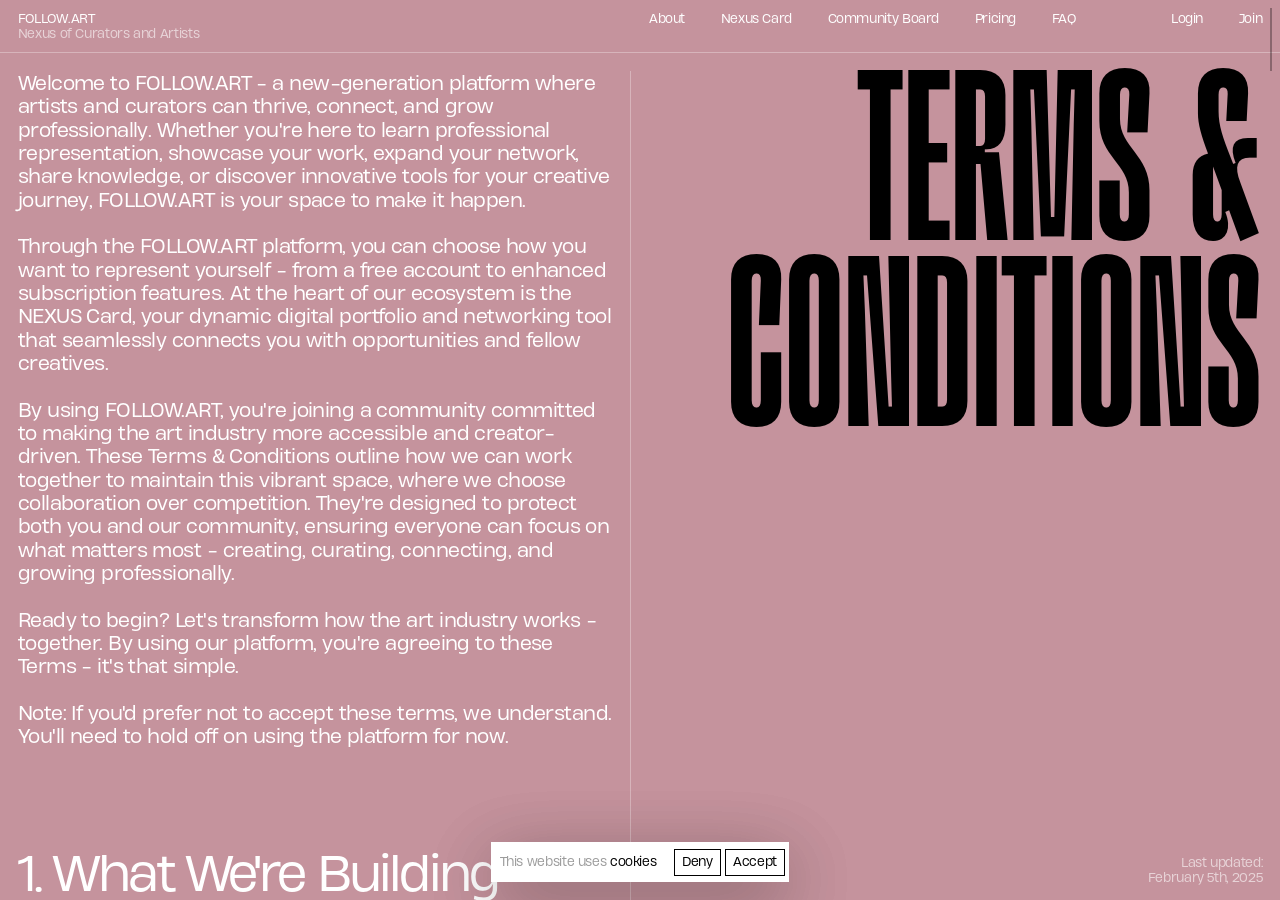
<file: terms-and-conditions/index.html>
<!DOCTYPE html><html lang="en"><head>
<script src="/assets/harden.js"></script><meta charset="utf-8"><meta name="viewport" content="width=device-width,initial-scale=1,viewport-fit=cover"><title>Terms &amp; Conditions | FOLLOW.ART</title><style>@layer reset, base, utilities, components-base, components, overrides;</style><style>.page-enter-active,.page-leave-active{transition:opacity .4s ease}.page-enter-from,.page-leave-to{opacity:0}</style><style>body{--cookie-message-mobile-height:0px;--cookie-message-height:0px}body.cookie-message-active{--cookie-message-mobile-height:var(--md,0px) var(--n-md,calc(var(--scale-px)*40));--cookie-message-height:var(--md,calc(var(--scale-px)*60)) var(--n-md,calc(var(--scale-px)*40))}.cookie-message{bottom:var(--md,var(--spacing)) var(--n-md,0);display:var(--md,flex) var(--n-md,block);height:40px;justify-content:center;left:0;pointer-events:none;position:fixed;width:100%;z-index:1000}.cookie-message__layout{align-items:center;border-top:var(--md,none) var(--n-md,calc(var(--scale-px)*1) solid var(--t-line));box-shadow:var(--md,0 calc(var(--scale-px)*20) calc(var(--scale-px)*80) 0 rgba(var(--c-black-rgb),.2)) var(--n-md,none);display:flex;flex-wrap:nowrap;gap:var(--spacing);height:100%;justify-content:var(--md,center) var(--n-md,space-between);padding:var(--md,calc(var(--scale-px)*5) calc(var(--scale-px)*5) calc(var(--scale-px)*5) calc(var(--scale-px)*10)) var(--n-md,calc(var(--scale-px)*10) calc(var(--scale-px)*20));pointer-events:auto}.cookie-message__layout-buttons{display:flex;flex-wrap:nowrap;gap:var(--md,calc(var(--scale-px)*5)) var(--n-md,calc(var(--scale-px)*10))}.cookie-message__text{display:flex;gap:.3em}</style><style>@layer components{.loading-screen{inset:0;position:fixed;z-index:9999}.loading-screen__decoration{animation:changingElements 1.5s linear infinite;left:50%;opacity:0;position:absolute;top:50%;transform:translate(-50%,-50%);width:var(--xxxxl,7vw) var(--n-xxxxl,var(--md,calc(var(--scale-px)*100)) var(--n-md,18vw))}.loading-screen__decoration-1{animation-delay:0s}.loading-screen__decoration-2{animation-delay:.3s}.loading-screen__decoration-3{animation-delay:.6s}.loading-screen__decoration-4{animation-delay:.9s}.loading-screen__decoration-5{animation-delay:1.2s}@keyframes changingElements{0%{opacity:0}10%{opacity:1}20%{opacity:0}to{opacity:0}}.loading-screen--background{background:var(--t-background)}}</style><style>@layer components-base{.scrollable{max-width:100%;position:relative;transition:background .4s ease;width:100%;--scrollable-height:100%;--scrollable-max-height:100svh}.scrollable__area{height:var(--scrollable-height);max-height:var(--scrollable-max-height);overflow:hidden;overflow-y:scroll;overscroll-behavior:contain;scroll-behavior:smooth;-ms-overflow-style:none;scrollbar-width:none}.scrollable__area::-webkit-scrollbar{display:none}.scrollable__scrollbar{z-index:999}.scrollable--fullscreen,.scrollable--root{--scrollable-height:100svh;--scrollable-max-height:100svh}.scrollable--fullscreen>.scrollable__area>div>.scrollable__area-inner,.scrollable--root>.scrollable__area>div>.scrollable__area-inner{min-height:100svh}.scrollable--root.scrollable--android{overflow:hidden}.scrollable--container-height{flex:1;height:0}.scrollable--height-by-flex{flex:1 0 auto;height:0}.scrollable--root{inset:0;position:fixed}body:has(.scrollable--root),html:has(.scrollable--root){overflow:clip}.lenis:not(.lenis-autoToggle).lenis-stopped{overflow:hidden!important}}html.lenis,html.lenis body{height:auto}.lenis:not(.lenis-autoToggle).lenis-stopped{overflow:clip}.lenis [data-lenis-prevent-horizontal],.lenis [data-lenis-prevent-touch],.lenis [data-lenis-prevent-vertical],.lenis [data-lenis-prevent-wheel],.lenis [data-lenis-prevent]{overscroll-behavior:contain}.lenis.lenis-smooth iframe{pointer-events:none}.lenis.lenis-autoToggle{transition-behavior:allow-discrete;transition-duration:1ms;transition-property:overflow}</style><style>:root{--promo-header-height:var(--xxxxl,calc(var(--scale-px)*80)) var(--n-xxxxl,var(--md,calc(var(--scale-px)*60)) var(--n-md,calc(var(--scale-px)*40)))}@layer components{.promo-header{left:0;position:fixed;top:0;width:100%;z-index:10}.promo-header__previous-bg{inset:0;position:absolute}.promo-header__row{height:var(--promo-header-height);padding:var(--md,var(--spacing) 0) var(--n-md,calc(var(--scale-px)*10) 0);position:relative;transition:transform 1.5s cubic-bezier(.55,0,.1,1)}.promo-header__logo{position:relative}.promo-header__logo-text{left:0;opacity:0;pointer-events:none;position:absolute;top:calc(100% + .53846em);transition:opacity 1.5s cubic-bezier(.55,0,.1,1)}.promo-header__animated-button{transition:font-size 1.5s cubic-bezier(.55,0,.1,1)}.promo-header__desktop-links{display:flex;gap:calc(var(--spacing)*2)}.promo-header__content-right{display:flex;justify-content:flex-end}.promo-header:after{border-bottom:1px solid var(--t-line);bottom:0;content:"";display:none;left:0;position:absolute;transition:transform 1.5s cubic-bezier(.55,0,.1,1);width:100%}.promo--has-loading-state{opacity:0;transform:translateY(-200%);transition:1.5s cubic-bezier(.55,0,.1,1);transition-property:opacity,transform}.promo--has-loading-state.promo--loaded{opacity:1;transform:translateY(0)}.promo-header--expanded{color:#00f}.promo-header--expanded .promo-header__row{transform:var(--md,translateY(calc(var(--scale-px)*-9))) var(--n-md,none)}.promo-header--expanded .promo-header__logo-text{opacity:var(--md,1) var(--n-md,0)}.promo-header--border:after{display:block}.promo-header--border-auto:after{display:block;transform:var(--md,scaleX(0)) var(--n-md,none)}.promo-header--border-auto.promo-header--expanded:after{transform:scaleX(1)}@media(max-width:567px)and (max-aspect-ratio:13/9),(max-width:667px)and (min-aspect-ratio:13/9),(max-width:979px)and (max-height:415px)and (min-aspect-ratio:13/9){.promo-header__animated-button{font-size:calc(var(--scale-text-rem)*1.2);--lh:calc(var(--scale-text-rem)*1.6);font-family:HeadingNow,Helvetica,Arial,sans-serif;font-weight:400;letter-spacing:-.03em;line-height:var(--lh);text-transform:none;--fos:-.169em;--foe:-.088em}.win .promo-header__animated-button{--fos:-.169em;--foe:-.088em}}}</style><style>@layer components-base{@property --lh{syntax:"<length>";inherits:true;initial-value:0}.btn{align-items:center;background-color:transparent;border:0;border-radius:var(--btn-border-radius,none);box-shadow:var(--btn-box-shadow,none);color:var(--btn-text);cursor:pointer;display:inline-flex;height:var(--btn-height,auto);justify-content:center;opacity:var(--btn-opacity,1);padding:0;position:relative;text-align:center;text-decoration:none;touch-action:manipulation;-webkit-user-select:none;-moz-user-select:none;user-select:none;vertical-align:middle;white-space:nowrap}.btn .icon:where(:not(.btn__hover-accent)){color:var(--btn-icon,var(--btn-text))}.btn:after{background:var(--btn-background,transparent);border-color:var(--btn-border,transparent)}.btn:before{background:var(--btn-hovered-background,transparent);border-color:var(--btn-hovered-border,transparent)}.btn>svg rect{stroke:var(--btn-border,transparent)}.btn>svg rect+rect{stroke:var(--btn-hovered-border,transparent)}.btn:focus-visible,:where(.btn-container):focus-visible .btn,:where(input):focus-visible+.btn:where(label),:where(label input):focus-visible+.btn{box-shadow:var(--btn-focused-box-shadow,var(--btn-box-shadow));color:var(--btn-focused-text,var(--btn-text));opacity:var(--btn-focused-opacity,var(--btn-opacity))}.btn:focus-visible .icon:where(:not(.btn__hover-accent)),:where(.btn-container):focus-visible .btn .icon:where(:not(.btn__hover-accent)),:where(input):focus-visible+.btn:where(label) .icon:where(:not(.btn__hover-accent)),:where(label input):focus-visible+.btn .icon:where(:not(.btn__hover-accent)){color:var(--btn-focused-icon,var(--btn-icon))}.btn:focus-visible:after,:where(.btn-container):focus-visible .btn:after,:where(input):focus-visible+.btn:where(label):after,:where(label input):focus-visible+.btn:after{background:var(--btn-focused-background,var(--btn-background));border-color:var(--btn-focused-border,var(--btn-border))}.btn:focus-visible:before,:where(.btn-container):focus-visible .btn:before,:where(input):focus-visible+.btn:where(label):before,:where(label input):focus-visible+.btn:before{background:var(--btn-focused-hovered-background,var(--btn-hovered-background));border-color:var(--btn-focused-hovered-border,var(--btn-hovered-border))}.btn:focus-visible>svg rect,:where(.btn-container):focus-visible .btn>svg rect,:where(input):focus-visible+.btn:where(label)>svg rect,:where(label input):focus-visible+.btn>svg rect{stroke:var(--btn-focused-border,var(--btn-border))}.btn:focus-visible>svg rect+rect,:where(.btn-container):focus-visible .btn>svg rect+rect,:where(input):focus-visible+.btn:where(label)>svg rect+rect,:where(label input):focus-visible+.btn>svg rect+rect{stroke:var(--btn-focused-hovered-border,var(--btn-hovered-border))}@media(hover:hover)and (pointer:fine){.btn:where(:not(.is-disabled,:disabled)):hover,:where(.btn-container:not(.is-disabled,:disabled)):hover .btn{color:var(--btn-hovered-text,var(--btn-text))}.btn:where(:not(.is-disabled,:disabled)):hover .icon:where(:not(.btn__hover-accent)),:where(.btn-container:not(.is-disabled,:disabled)):hover .btn .icon:where(:not(.btn__hover-accent)){color:var(--btn-hovered-icon,var(--btn-icon))}}.btn:is(.is-disabled,:disabled),:where(.btn-container).is-disabled .btn{box-shadow:var(--btn-disabled-box-shadow,var(--btn-box-shadow));color:var(--btn-disabled-text,var(--btn-text));opacity:var(--btn-disabled-opacity,var(--btn-opacity))}.btn:is(.is-disabled,:disabled) .icon:where(:not(.btn__hover-accent)),:where(.btn-container).is-disabled .btn .icon:where(:not(.btn__hover-accent)){color:var(--btn-disabled-icon,var(--btn-icon))}.btn:is(.is-disabled,:disabled):after,:where(.btn-container).is-disabled .btn:after{background:var(--btn-disabled-background,var(--btn-background));border-color:var(--btn-disabled-border,var(--btn-border))}.btn:is(.is-disabled,:disabled):before,:where(.btn-container).is-disabled .btn:before{background:var(--btn-disabled-hovered-background,var(--btn-hovered-background));border-color:var(--btn-disabled-hovered-border,var(--btn-hovered-border))}.btn:is(.is-disabled,:disabled)>svg rect,:where(.btn-container).is-disabled .btn>svg rect{stroke:var(--btn-disabled-border,var(--btn-border))}.btn:is(.is-disabled,:disabled)>svg rect+rect,:where(.btn-container).is-disabled .btn>svg rect+rect{stroke:var(--btn-disabled-hovered-border,var(--btn-hovered-border))}.btn.is-active,:where(.btn-container).is-active .btn,:where(input):checked+.btn:where(label),:where(label input):checked+.btn{box-shadow:var(--btn-active-box-shadow,var(--btn-box-shadow));color:var(--btn-active-text,var(--btn-text));opacity:var(--btn-active-opacity,var(--btn-opacity))}.btn.is-active .icon:where(:not(.btn__hover-accent)),:where(.btn-container).is-active .btn .icon:where(:not(.btn__hover-accent)),:where(input):checked+.btn:where(label) .icon:where(:not(.btn__hover-accent)),:where(label input):checked+.btn .icon:where(:not(.btn__hover-accent)){color:var(--btn-active-icon,var(--btn-icon))}.btn.is-active:after,:where(.btn-container).is-active .btn:after,:where(input):checked+.btn:where(label):after,:where(label input):checked+.btn:after{background:var(--btn-active-background,var(--btn-background));border-color:var(--btn-active-border,var(--btn-border))}.btn.is-active:before,:where(.btn-container).is-active .btn:before,:where(input):checked+.btn:where(label):before,:where(label input):checked+.btn:before{background:var(--btn-active-hovered-background,var(--btn-hovered-background));border-color:var(--btn-active-hovered-border,var(--btn-hovered-border))}.btn.is-active>svg rect,:where(.btn-container).is-active .btn>svg rect,:where(input):checked+.btn:where(label)>svg rect,:where(label input):checked+.btn>svg rect{stroke:var(--btn-active-border,var(--btn-border))}.btn.is-active>svg rect+rect,:where(.btn-container).is-active .btn>svg rect+rect,:where(input):checked+.btn:where(label)>svg rect+rect,:where(label input):checked+.btn>svg rect+rect{stroke:var(--btn-active-hovered-border,var(--btn-hovered-border))}.btn.is-active:focus-visible,:where(.btn-container).is-active:focus-visible .btn,:where(input):checked:focus-visible+.btn:where(label),:where(label input):checked:focus-visible+.btn{color:var(--btn-active-focused-hovered-text,var(--btn-active-focused-text))}.btn.is-active:focus-visible .icon:where(:not(.btn__hover-accent)),:where(.btn-container).is-active:focus-visible .btn .icon:where(:not(.btn__hover-accent)),:where(input):checked:focus-visible+.btn:where(label) .icon:where(:not(.btn__hover-accent)),:where(label input):checked:focus-visible+.btn .icon:where(:not(.btn__hover-accent)){color:var(--btn-active-focused-hovered-icon,var(--btn-active-focused-icon))}@media(hover:hover){.btn:where(:not(.is-disabled,:disabled)).is-active:hover,:where(.btn-container:not(.is-disabled,:disabled)).is-active:hover .btn,:where(.btn-container:not(.is-disabled,:disabled)):hover .btn.is-active,:where(input):checked+.btn:where(label:not(.is-disabled,:disabled)):hover,:where(label input):checked+.btn:where(:not(.is-disabled,:disabled)):hover{color:var(--btn-active-hovered-text,var(--btn-active-text))}.btn:where(:not(.is-disabled,:disabled)).is-active:hover .icon:where(:not(.btn__hover-accent)),:where(.btn-container:not(.is-disabled,:disabled)).is-active:hover .btn .icon:where(:not(.btn__hover-accent)),:where(.btn-container:not(.is-disabled,:disabled)):hover .btn.is-active .icon:where(:not(.btn__hover-accent)),:where(input):checked+.btn:where(label:not(.is-disabled,:disabled)):hover .icon:where(:not(.btn__hover-accent)),:where(label input):checked+.btn:where(:not(.is-disabled,:disabled)):hover .icon:where(:not(.btn__hover-accent)){color:var(--btn-active-hovered-icon,var(--btn-active-icon))}}.btn:where(.is-disabled,:disabled).is-active,:where(.btn-container).is-active .btn:where(.is-disabled,:disabled),:where(input):checked+.btn:where(label):where(.is-disabled,:disabled),:where(label input):checked+.btn:where(.is-disabled,:disabled){box-shadow:var(--btn-active-disabled-box-shadow,var(--btn-active-box-shadow));color:var(--btn-active-disabled-text,var(--btn-active-text));opacity:var(--btn-active-disabled-opacity,var(--btn-active-opacity))}.btn:where(.is-disabled,:disabled).is-active .icon:where(:not(.btn__hover-accent)),:where(.btn-container).is-active .btn:where(.is-disabled,:disabled) .icon:where(:not(.btn__hover-accent)),:where(input):checked+.btn:where(label):where(.is-disabled,:disabled) .icon:where(:not(.btn__hover-accent)),:where(label input):checked+.btn:where(.is-disabled,:disabled) .icon:where(:not(.btn__hover-accent)){color:var(--btn-active-disabled-icon,var(--btn-active-icon))}.btn:where(.is-disabled,:disabled).is-active:after,:where(.btn-container).is-active .btn:where(.is-disabled,:disabled):after,:where(input):checked+.btn:where(label):where(.is-disabled,:disabled):after,:where(label input):checked+.btn:where(.is-disabled,:disabled):after{background:var(--btn-active-disabled-background,var(--btn-active-background));border-color:var(--btn-active-disabled-border,var(--btn-active-border))}.btn:where(.is-disabled,:disabled).is-active:before,:where(.btn-container).is-active .btn:where(.is-disabled,:disabled):before,:where(input):checked+.btn:where(label):where(.is-disabled,:disabled):before,:where(label input):checked+.btn:where(.is-disabled,:disabled):before{background:var(--btn-active-disabled-hovered-background,var(--btn-active-hovered-background));border-color:var(--btn-active-disabled-hovered-border,var(--btn-active-hovered-border))}.btn:where(.is-disabled,:disabled).is-active>svg rect,:where(.btn-container).is-active .btn:where(.is-disabled,:disabled)>svg rect,:where(input):checked+.btn:where(label):where(.is-disabled,:disabled)>svg rect,:where(label input):checked+.btn:where(.is-disabled,:disabled)>svg rect{stroke:var(--btn-active-disabled-border,var(--btn-active-border))}.btn:where(.is-disabled,:disabled).is-active>svg rect+rect,:where(.btn-container).is-active .btn:where(.is-disabled,:disabled)>svg rect+rect,:where(input):checked+.btn:where(label):where(.is-disabled,:disabled)>svg rect+rect,:where(label input):checked+.btn:where(.is-disabled,:disabled)>svg rect+rect{stroke:var(--btn-active-disabled-hovered-border,var(--btn-active-hovered-border))}.btn.is-disabled,.btn:disabled{cursor:default;pointer-events:none}.btn__content{align-items:center;display:flex;gap:var(--btn-icon-spacing);height:var(--btn-height);justify-content:space-between;min-width:100%;padding:var(--btn-padding);position:relative;z-index:1}.btn__content:where(:has(.btn__text:only-child,.btn__icon:only-child)){justify-content:center}.btn__icon{align-items:center;display:flex;justify-content:center;transform-origin:center}.btn__icon--clone~.btn__icon--clone,.btn__text--clone~.btn__text--clone{position:absolute;visibility:hidden}.btn__icon--clone~.btn__text--clone,.btn__text--clone~.btn__icon--clone{right:0}.btn:where(span:not([role=button],[role=option])){cursor:default}.btn-container:not(.is-disabled,:disabled) .btn:where(span:not([role=button],[role=option])),label input:not(:disabled)+.btn:where(span:not([role=button],[role=option])){cursor:pointer}.btn__text{position:relative}@supports (text-box-trim:trim-both){.btn__text{text-box:trim-both cap alphabetic}}@supports not (text-box-trim:trim-both){.btn__text:after,.btn__text:before{content:"";display:block;height:0;overflow:hidden;position:relative}.btn__text:before{margin-bottom:calc((var(--lh, 1em) - 1em)/-2 + var(--fos, 0em))}.btn__text:after{margin-top:calc((var(--lh, 1em) - 1em)/-2 + var(--foe, 0em))}}.btn__text-text{pointer-events:none;position:relative;transition:color .3s cubic-bezier(.25,.74,.22,.99)}.btn__text>img{display:block;max-height:var(--btn-height);width:auto}.btn.icon{display:inline-flex;transition-property:all}.btn.is-loading .btn__icon,.btn.is-loading .btn__text{opacity:0}.btn:after,.btn:before{border-radius:var(--btn-border-radius);content:"";inset:0;position:absolute}.btn:before{z-index:1}.btn:after{pointer-events:none}.btn>svg rect{rx:var(--btn-border-radius);ry:var(--btn-border-radius)}@media print{.btn{border:1px solid var(--t-primary)!important;color:var(--t-heading)!important}}.btn{font-size:var(--xxxxl,calc(var(--scale-text-rem)*2.6)) var(--n-xxxxl,var(--md,calc(var(--scale-text-rem)*2)) var(--n-md,calc(var(--scale-text-rem)*1.6)));--lh:var(--xxxxl,calc(var(--scale-text-rem)*3)) var(--n-xxxxl,var(--md,calc(var(--scale-text-rem)*2.5)) var(--n-md,calc(var(--scale-text-rem)*2)));font-family:HeadingNow,Helvetica,Arial,sans-serif;font-weight:400;letter-spacing:-.03em;line-height:var(--lh);text-transform:none}.btn,.win .btn{--fos:-.169em;--foe:-.088em}.btn{transition:.3s cubic-bezier(.25,.74,.22,.99);transition-property:color,opacity}.btn .icon{transition:.3s cubic-bezier(.25,.74,.22,.99);transition-property:color,transform}.btn:after,.btn:before{transition:.3s cubic-bezier(.25,.74,.22,.99);transition-property:transform,background-color,border-color,box-shadow,opacity}.btn:before{opacity:0}@media(hover:hover)and (pointer:fine){.btn:where(:not(.is-disabled,:disabled)):hover:before,:where(.btn-container:not(.is-disabled,:disabled)):hover .btn:before{opacity:1}}.btn--accent{--hover-accent-height:22px}.btn--accent .btn__hover-accent{color:var(--btn-accent);height:var(--hover-accent-height);left:max(-13%,-14px);opacity:0;pointer-events:none;position:absolute;top:50%;transform:scaleX(.5) translateY(-50%);transform-origin:0 50%;transition:.3s cubic-bezier(.25,.74,.22,.99);transition-property:opacity,transform;width:calc(100% + min(26%,28px));z-index:1}.btn--accent .btn__hover-accent--text{transform:scaleX(.2312138728) translateY(-50%);z-index:-1}.btn--accent.btn--no-role .btn__hover-accent{display:none}@media(hover:hover)and (pointer:fine){.btn--accent:where(:not(.is-disabled,:disabled)):hover .btn__hover-accent,:where(.btn-container:not(.is-disabled,:disabled)):hover .btn--accent .btn__hover-accent{opacity:1;transform:scaleX(1) translateY(-50%)}}.btn--accent:focus-visible .btn__hover-accent,:where(.btn-container):focus-visible .btn--accent .btn__hover-accent,:where(input):focus-visible+.btn--accent:where(label) .btn__hover-accent,:where(label input):focus-visible+.btn--accent .btn__hover-accent{opacity:1;transform:scaleX(1) translateY(-50%)}.btn--outline{--btn-border-size:1px}.btn--outline:after,.btn--outline:before{border-style:solid;border-width:var(--btn-border-size)}.btn--square{aspect-ratio:1;flex-grow:0;flex-shrink:0}.btn--square .btn__content{padding-left:0;padding-right:0}.btn--square .btn__text>img{max-width:var(--btn-height);-o-object-fit:cover;object-fit:cover}.btn--ellipsis,.btn--ellipsis .btn__text{min-width:0}.btn--ellipsis .btn__text-text{display:block;margin-bottom:-.2em;margin-top:-.2em;overflow:hidden;padding-bottom:.2em;padding-right:.1em;padding-top:.2em;text-overflow:ellipsis;white-space:nowrap}.btn--link{--btn-border-radius:0!important}.btn--link:where(:not(.btn--link--select)){--btn-padding:0!important}.btn--link:where(:not(.btn--full,.btn--square)){width:auto}.btn--link:where(:not(.btn--square)){height:auto}.btn--link:where(:not(.btn--square))>.btn__content{height:auto;justify-content:flex-start;text-align:left}.btn--link:before{display:none}.btn--link:focus-visible,:where(.btn-container):focus-visible .btn--link,:where(input):focus-visible+.btn--link:where(label),:where(label input):focus-visible+.btn--link{box-shadow:none}.btn--link:focus-visible:not(.btn-container),:where(.btn-container):focus-visible .btn--link:not(.btn-container),:where(input):focus-visible+.btn--link:where(label):not(.btn-container),:where(label input):focus-visible+.btn--link:not(.btn-container){outline-color:currentColor;outline-offset:1px;outline-style:auto;outline-width:1px}.btn--link--underline .btn__text{text-decoration:underline;text-decoration-color:var(--t-line-thin);text-underline-offset:.3em}.btn--link--underline:hover .btn__text{text-decoration:none}.btn--full{width:100%}.btn--full\:sm-down{width:var(--md,auto) var(--n-md,100%)}.btn--full\:md-up{width:var(--md,100%) var(--n-md,auto)}.btn--block{display:flex}.btn--block:where(:not(.btn--full,.btn--square)){width:-moz-fit-content;width:fit-content}.btn-container{cursor:pointer}.btn-container:is(.is-disabled,:disabled){cursor:default}.btn{--btn-height:var(--md,calc(var(--scale-px)*40)) var(--n-md,calc(var(--scale-px)*30));--btn-padding:var(--md,0 calc(var(--scale-px)*12)) var(--n-md,0 calc(var(--scale-px)*9))}.btn--smallish{--btn-height:calc(var(--scale-px)*30);--btn-padding:0 calc(var(--scale-px)*9)}.btn--small{--btn-height:var(--md,calc(var(--scale-px)*30)) var(--n-md,calc(var(--scale-px)*20));--btn-padding:0 calc(var(--scale-px)*9)}.btn--medium{--btn-height:calc(var(--scale-px)*40);--btn-padding:0 calc(var(--scale-px)*9)}.btn--large{--btn-height:var(--xxxxl,calc(var(--scale-px)*120)) var(--n-xxxxl,var(--md,calc(var(--scale-px)*80)) var(--n-md,calc(var(--scale-px)*60)));--btn-padding:var(--md,calc(var(--scale-px)*12)) var(--n-md,calc(var(--scale-px)*9) calc(var(--scale-px)*9) calc(var(--scale-px)*10))}.btn--large .btn__text{align-self:flex-end}.btn--large .btn__icon{align-self:flex-start}.btn--text-base{font-size:var(--xxxxl,calc(var(--scale-text-rem)*3.8)) var(--n-xxxxl,var(--md,calc(var(--scale-text-rem)*2.6)) var(--n-md,calc(var(--scale-text-rem)*2.1)));--lh:var(--xxxxl,calc(var(--scale-text-rem)*4.5)) var(--n-xxxxl,var(--md,calc(var(--scale-text-rem)*3)) var(--n-md,calc(var(--scale-text-rem)*2.5)));font-family:HeadingNow,Helvetica,Arial,sans-serif;font-weight:400;letter-spacing:-.03em;line-height:var(--lh);text-transform:none}.btn--text-base,.win .btn--text-base{--fos:-.169em;--foe:-.088em}.btn--text-smaller{font-size:var(--xxxxl,calc(var(--scale-text-rem)*1.6)) var(--n-xxxxl,var(--md,calc(var(--scale-text-rem)*1.3)) var(--n-md,calc(var(--scale-text-rem)*1.2)));--lh:var(--xxxxl,calc(var(--scale-text-rem)*2)) var(--n-xxxxl,calc(var(--scale-text-rem)*1.6));font-family:HeadingNow,Helvetica,Arial,sans-serif;font-weight:400;letter-spacing:-.03em;line-height:var(--lh);text-transform:none}.btn--text-smaller,.win .btn--text-smaller{--fos:-.169em;--foe:-.088em}.btn--text-card-base{font-size:calc(var(--scale-text-rem)*1.3);--lh:calc(var(--scale-text-rem)*2);font-family:HeadingNow,Helvetica,Arial,sans-serif;font-weight:400;letter-spacing:-.02em;line-height:var(--lh);text-transform:none}.btn--text-card-base,.win .btn--text-card-base{--fos:-.169em;--foe:-.088em}.btn--text-h1{font-size:var(--xxxxl,calc(var(--scale-text-rem)*38.5)) var(--n-xxxxl,var(--xxxl,calc(var(--scale-text-rem)*30.1)) var(--n-xxxl,var(--md,calc(var(--scale-text-rem)*25.7)) var(--n-md,calc(var(--scale-text-rem)*14.3))));--lh:var(--xxxxl,calc(var(--scale-text-rem)*30)) var(--n-xxxxl,var(--xxxl,calc(var(--scale-text-rem)*23)) var(--n-xxxl,var(--md,calc(var(--scale-text-rem)*20)) var(--n-md,calc(var(--scale-text-rem)*11))));font-family:Hardbop,Helvetica,Arial,sans-serif;font-weight:700;letter-spacing:0;line-height:var(--lh);text-transform:uppercase}.btn--text-h1,.win .btn--text-h1{--fos:-.167em;--foe:-.133em}.btn--text-h2-sm{font-size:var(--xxxxl,calc(var(--scale-text-rem)*38.5)) var(--n-xxxxl,var(--md,calc(var(--scale-text-rem)*22.8)) var(--n-md,calc(var(--scale-text-rem)*11.4)));--lh:var(--xxxxl,calc(var(--scale-text-rem)*30)) var(--n-xxxxl,var(--md,calc(var(--scale-text-rem)*18)) var(--n-md,calc(var(--scale-text-rem)*9)));font-family:Hardbop,Helvetica,Arial,sans-serif;font-weight:700;letter-spacing:0;line-height:var(--lh);text-transform:uppercase}.btn--text-h2-sm,.win .btn--text-h2-sm{--fos:-.167em;--foe:-.133em}.btn--text-h5{font-size:calc(var(--scale-text-rem)*8.5);--lh:calc(var(--scale-text-rem)*9);font-family:Hardbop,Helvetica,Arial,sans-serif;font-weight:700;letter-spacing:0;line-height:var(--lh);text-transform:uppercase}.btn--text-h5,.win .btn--text-h5{--fos:-.167em;--foe:-.133em}.btn--text-card-original{font-size:calc(var(--scale-text-rem)*2);--lh:calc(var(--scale-text-rem)*2.5);font-family:HeadingNow,Helvetica,Arial,sans-serif;font-weight:400;letter-spacing:-.03em;line-height:var(--lh);text-transform:none}.btn--text-card-original,.win .btn--text-card-original{--fos:-.169em;--foe:-.088em}.btn--text-card{font-size:calc(var(--scale-text-rem)*1.6);--lh:calc(var(--scale-text-rem)*2);font-family:HeadingNow,Helvetica,Arial,sans-serif;font-weight:400;letter-spacing:-.03em;line-height:var(--lh);text-transform:none}.btn--text-card,.win .btn--text-card{--fos:-.169em;--foe:-.088em}.btn--text-card-lead{font-size:calc(var(--scale-text-rem)*1.6);--lh:calc(var(--scale-text-rem)*2);font-family:HeadingNow,Helvetica,Arial,sans-serif;font-weight:400;letter-spacing:-.03em;line-height:var(--lh);text-transform:none}.btn--text-card-lead,.win .btn--text-card-lead{--fos:-.169em;--foe:-.088em}.btn--text-card-lead-sm{font-size:var(--md,calc(var(--scale-text-rem)*1.6)) var(--n-md,calc(var(--scale-text-rem)*1.3));--lh:calc(var(--scale-text-rem)*2);font-family:HeadingNow,Helvetica,Arial,sans-serif;font-weight:400;letter-spacing:var(--md,-.03em) var(--n-md,-.02em);line-height:var(--lh);text-transform:none}.btn--text-card-lead-sm,.win .btn--text-card-lead-sm{--fos:-.169em;--foe:-.088em}.btn--text-card-small{font-size:calc(var(--scale-text-rem)*1.3);--lh:calc(var(--scale-text-rem)*2);font-family:HeadingNow,Helvetica,Arial,sans-serif;font-weight:400;letter-spacing:-.02em;line-height:var(--lh);text-transform:none}.btn--text-card-small,.win .btn--text-card-small{--fos:-.169em;--foe:-.088em}.btn--text-card-medium{font-size:calc(var(--scale-text-rem)*1.6);--lh:calc(var(--scale-text-rem)*2);font-family:HeadingNow,Helvetica,Arial,sans-serif;font-weight:400;letter-spacing:-.03em;line-height:var(--lh);text-transform:none}.btn--text-card-medium,.win .btn--text-card-medium{--fos:-.169em;--foe:-.088em}.btn--text-card-large{font-size:calc(var(--scale-text-rem)*2);--lh:calc(var(--scale-text-rem)*2.5);font-family:HeadingNow,Helvetica,Arial,sans-serif;font-weight:400;letter-spacing:-.03em;line-height:var(--lh);text-transform:none}.btn--text-card-large,.win .btn--text-card-large{--fos:-.169em;--foe:-.088em}.btn--text-card-h1{font-size:var(--md,calc(var(--scale-text-rem)*4)) var(--n-md,calc(var(--scale-text-rem)*3.2));--lh:var(--md,calc(var(--scale-text-rem)*4)) var(--n-md,calc(var(--scale-text-rem)*3.5));font-family:HeadingNow,Helvetica,Arial,sans-serif;font-weight:400;letter-spacing:-.04em;line-height:var(--lh);text-transform:none}.btn--text-card-h1,.win .btn--text-card-h1{--fos:-.169em;--foe:-.088em}.btn--text-left .btn__content{justify-content:flex-start}.btn--text-right .btn__content{justify-content:flex-end}.btn{--btn-icon-spacing:calc(var(--scale-px)*10)}.btn--icon-spacing-small{--btn-icon-spacing:calc(var(--scale-px)*6)}.btn--icon-spacing-smallish{--btn-icon-spacing:calc(var(--scale-px)*20)}.btn--icon-spacing-medium{--btn-icon-spacing:var(--md,calc(var(--scale-px)*43)) var(--n-md,calc(var(--scale-px)*19))}.btn--full.btn--icon-spacing-max .btn__content{justify-content:space-between}.btn--primary{--btn-accent:var(--t-button_primary_accent);--btn-text:var(--t-button_primary_text);--btn-background:var(--t-button_primary_background);--btn-hovered-text:var(--t-button_primary_hovered-text);--btn-hovered-background:var(--t-button_primary_hovered-background);--btn-disabled-background:var(--t-button_primary_disabled-background)}.btn--secondary{--btn-accent:var(--t-button_secondary_accent);--btn-text:var(--t-button_secondary_text);--btn-background:var(--t-button_secondary_background);--btn-hovered-text:var(--t-button_secondary_hovered-text);--btn-hovered-background:var(--t-button_secondary_hovered-background)}.btn--danger{--btn-accent:var(--t-button_danger_accent);--btn-text:var(--t-button_danger_text);--btn-background:var(--t-button_danger_background);--btn-hovered-text:var(--t-button_danger_hovered-text);--btn-hovered-background:var(--t-button_danger_hovered-background)}.btn--outline{--btn-accent:var(--t-button_outline_accent);--btn-text:var(--t-button_outline_text);--btn-background:var(--t-button_outline_background);--btn-border:var(--t-button_outline_border);--btn-disabled-text:var(--t-button_outline_disabled-text);--btn-disabled-border:var(--t-button_outline_disabled-border)}.btn--outline--small{--btn-accent:var(--t-button_outline--small_accent);--btn-text:var(--t-button_outline--small_text);--btn-background:var(--t-button_outline--small_background);--btn-border:var(--t-button_outline--small_border);--btn-hovered-text:var(--t-button_outline--small_hovered-text);--btn-hovered-border:var(--t-button_outline--small_hovered-border);--btn-disabled-text:var(--t-button_outline--small_disabled-text);--btn-disabled-border:var(--t-button_outline--small_disabled-border)}.btn--outline--error{--btn-border:var(--t-button_outline--error_border)}.btn--link{--btn-accent:var(--t-button_link_accent);--btn-text:var(--t-button_link_text);--btn-hovered-text:var(--t-button_link_hovered-text);--btn-active-hovered-text:var(--t-button_link_active-hovered-text);--btn-active-text:var(--t-button_link_active-text);--btn-active-accent:var(--t-button_link_active-accent)}.btn--link--small{--btn-accent:var(--t-button_link--small_accent);--btn-text:var(--t-button_link--small_text);--btn-hovered-text:var(--t-button_link--small_hovered-text)}.btn--link--heading{--btn-accent:var(--t-button_link--heading_accent);--btn-text:var(--t-button_link--heading_text);--btn-hovered-text:var(--t-button_link--heading_hovered-text);--btn-active-text:var(--t-button_link--heading_active-text);--btn-disabled-text:var(--t-button_link--heading_disabled-text)}.btn--link--select{--btn-accent:var(--t-button_link--select_accent);--btn-text:var(--t-button_link--select_text);--btn-hovered-text:var(--t-button_link--select_hovered-text);--btn-active-text:var(--t-button_link--select_active-text)}.btn--link--error{--btn-accent:var(--t-button_link--error_accent);--btn-text:var(--t-button_link--error_text);--btn-hovered-text:var(--t-button_link--error_hovered-text)}.btn--outline--accent{--btn-accent:var(--t-button_outline--accent_accent);--btn-text:var(--t-button_outline--accent_text);--btn-background:var(--t-button_outline--accent_background);--btn-border:var(--t-button_outline--accent_border);--btn-hovered-text:var(--t-button_outline--accent_hovered-text);--btn-hovered-border:var(--t-button_outline--accent_hovered-border);--btn-disabled-text:var(--t-button_outline--accent_disabled-text);--btn-disabled-border:var(--t-button_outline--accent_disabled-border)}}</style><style>@layer utilities{:root{--is-visible--sm-down:var(--md,none) var(--n-md,block);--is-visible--md-up:var(--md,block) var(--n-md,none);--is-visible--xxxl-down:var(--xxxxl,none) var(--n-xxxxl,block);--is-visible--xxxxl:var(--xxxxl,block) var(--n-xxxxl,none)}}@layer components-base{.icon{display:inline-block;flex-shrink:0;height:calc(var(--icon-height)*var(--scale-px, 1));vertical-align:middle;width:calc(var(--icon-width)*var(--scale-px, 1))}}@layer overrides{.icon-early-access{margin-bottom:var(--xxxxl,0) var(--n-xxxxl,calc(var(--scale-px)*-8));margin-left:var(--xxxxl,0) var(--n-xxxxl,calc(var(--scale-px)*-8))}.icon-videinfra{margin-bottom:-4px;margin-top:-4px}.icon-shake{animation:icon-next-animation .45s step-end infinite}.icon-shake-reverse{animation:icon-next-animation .45s step-end infinite reverse}.icon-next,.icon-next-reverse{animation:icon-next-animation .45s step-end infinite;transform-origin:center}.sprite-flags{margin-bottom:-4px;margin-top:-4px}.icon-cancel,.icon-confirm,.icon-open{margin:-1px}}@keyframes icon-next-animation{33.33%{transform:rotate(-5deg)}66.66%{transform:rotate(-10deg)}}</style><style>@layer components{@media(min-width:568px)and (max-width:667px)and (max-aspect-ratio:13/9),(min-width:668px)and (max-aspect-ratio:10/11),(min-width:668px)and (min-height:416px),(min-width:980px){.text-page-content{position:relative}.text-page-content:before{border-right:1px solid var(--t-line);content:"";height:100%;position:absolute;right:0;top:0}.text-page-title{align-items:flex-end;display:flex;flex-direction:column;height:calc(100svh - var(--promo-header-height) - var(--spacing));justify-content:space-between;position:sticky;top:calc(var(--promo-header-height) + var(--spacing))}}}</style><style>.text li,.text ol,.text ul{list-style:none;margin:0;padding:0}.text{font-size:var(--xxxxl,calc(var(--scale-text-rem)*2.6)) var(--n-xxxxl,var(--md,calc(var(--scale-text-rem)*2)) var(--n-md,calc(var(--scale-text-rem)*1.6)));--lh:var(--xxxxl,calc(var(--scale-text-rem)*3)) var(--n-xxxxl,var(--md,calc(var(--scale-text-rem)*2.5)) var(--n-md,calc(var(--scale-text-rem)*2)));font-family:HeadingNow,Helvetica,Arial,sans-serif;font-weight:400;letter-spacing:-.03em;line-height:var(--lh);text-transform:none}.text,.win .text{--fos:-.169em;--foe:-.088em}.text h1,.text h2,.text h3,.text h4,.text h5,.text h6{color:var(--t-text)}.text h2{font-size:var(--xxxxl,calc(var(--scale-text-rem)*7.6)) var(--n-xxxxl,var(--md,calc(var(--scale-text-rem)*5.1)) var(--n-md,calc(var(--scale-text-rem)*3.2)));--lh:var(--xxxxl,calc(var(--scale-text-rem)*8)) var(--n-xxxxl,var(--md,calc(var(--scale-text-rem)*5.5)) var(--n-md,calc(var(--scale-text-rem)*3.5)));font-family:HeadingNow,Helvetica,Arial,sans-serif;font-weight:400;letter-spacing:var(--md,-.06em) var(--n-md,-.03em);line-height:var(--lh);text-transform:none}.text h2,.win .text h2{--fos:-.169em;--foe:-.088em}.text small{font-size:var(--xxxxl,calc(var(--scale-text-rem)*1.6)) var(--n-xxxxl,var(--md,calc(var(--scale-text-rem)*1.3)) var(--n-md,calc(var(--scale-text-rem)*1.2)));--lh:var(--xxxxl,calc(var(--scale-text-rem)*2)) var(--n-xxxxl,calc(var(--scale-text-rem)*1.6));font-family:HeadingNow,Helvetica,Arial,sans-serif;font-weight:400;letter-spacing:-.03em;line-height:var(--lh);text-transform:none}.text small,.win .text small{--fos:-.169em;--foe:-.088em}.text :is(h1,h2,h3,h4,h5,h6):where(:not(:first-child)){margin-top:2.06em}.text :is(h1,h2,h3,h4,h5,h6):where(:not(:last-child)){margin-bottom:1em}.text p:where(:not(:first-child)){margin-top:1.25em}.text :is(ul,ol):where(:not(:first-child)){margin-top:var(--md,2.75em) var(--n-md,2.25em)}.text a{color:var(--t-text);text-decoration-color:var(--t-small)}.text a:hover{text-decoration:none}.text ul>li{border-top:1px solid var(--t-line);padding-left:var(--md,calc(50% + var(--spacing-grid-gutter))) var(--n-md,33.33%);padding-top:1em;position:relative}.text ul>li:where(:not(:last-child)){padding-bottom:var(--md,2.75em) var(--n-md,2.25em)}.text ul>li:before{background:url(/images/common/checkmark.svg) no-repeat;background-size:cover;content:"";height:calc(var(--scale-px)*18);left:-1px;position:absolute;top:1em;width:calc(var(--scale-px)*18)}.text ul+p{margin-top:var(--md,calc(var(--scale-px)*50)) var(--n-md,calc(var(--scale-px)*33))}</style><style>@layer components{.promo-footer{padding-bottom:var(--cookie-message-height,0)}.footer-links{display:flex;flex-direction:column;gap:var(--md,calc(var(--scale-px)*6)) var(--n-md,calc(var(--scale-px)*11))}@media(min-width:568px)and (max-width:667px)and (max-aspect-ratio:13/9),(min-width:668px)and (max-aspect-ratio:10/11),(min-width:668px)and (min-height:416px),(min-width:980px){.footer-links--text-right{align-items:flex-end}}.footer-copyright{position:relative}.footer-author{align-items:center;display:flex;gap:calc(var(--scale-px)*9)}@media(min-width:568px)and (max-width:667px)and (max-aspect-ratio:13/9),(min-width:668px)and (max-aspect-ratio:10/11),(min-width:668px)and (min-height:416px),(min-width:980px){.footer-author{justify-content:flex-end}}.footer-author--no-justify-content{justify-content:flex-start}.footer-author__icon{position:relative;z-index:1}.footer-padding{padding-bottom:calc(var(--spacing) + env(safe-area-inset-bottom) + var(--cookie-message-height, 0px))}}</style><style>@layer components;@layer utilities{.group{align-items:flex-start;display:flex;flex-direction:row;flex-wrap:wrap;justify-content:flex-start}.group--tiny{gap:calc(var(--scale-px)*5)}.group--smaller{gap:calc(var(--scale-px)*10)}.group--progress{gap:calc(var(--scale-px)*14)}.group--small{gap:var(--md,calc(var(--scale-px)*20)) var(--n-md,calc(var(--scale-px)*10))}.group--medium{gap:calc(var(--scale-px)*20)}.group--spacing{gap:var(--spacing)}.group--v-start,.group--v-start\:xs{align-items:flex-start}.group--v-center,.group--v-center\:xs{align-items:center}.group--v-end,.group--v-end\:xs{align-items:flex-end}.group--h-start,.group--h-start\:xs{justify-content:flex-start}.group--h-center,.group--h-center\:xs{justify-content:center}.group--h-end,.group--h-end\:xs{justify-content:flex-end}.group--h-between,.group--h-between\:xs{justify-content:space-between}.group--wrap,.group--wrap\:xs{flex-wrap:wrap}.group--nowrap,.group--nowrap\:xs{flex-wrap:nowrap}.group--column,.group--column\:xs{flex-direction:column}@media(min-width:568px)and (max-width:667px)and (max-aspect-ratio:13/9),(min-width:668px)and (max-aspect-ratio:10/11),(min-width:668px)and (min-height:416px),(min-width:980px){.group--v-start\:md{align-items:flex-start}.group--v-center\:md{align-items:center}.group--v-end\:md{align-items:flex-end}.group--h-start\:md{justify-content:flex-start}.group--h-center\:md{justify-content:center}.group--h-end\:md{justify-content:flex-end}.group--h-between\:md{justify-content:space-between}.group--wrap\:md{flex-wrap:wrap}.group--nowrap\:md{flex-wrap:nowrap}.group--column\:md{flex-direction:column}}@media(min-width:2400px)and (min-height:700px){.group--v-start\:xxxxl{align-items:flex-start}.group--v-center\:xxxxl{align-items:center}.group--v-end\:xxxxl{align-items:flex-end}.group--h-start\:xxxxl{justify-content:flex-start}.group--h-center\:xxxxl{justify-content:center}.group--h-end\:xxxxl{justify-content:flex-end}.group--h-between\:xxxxl{justify-content:space-between}.group--wrap\:xxxxl{flex-wrap:wrap}.group--nowrap\:xxxxl{flex-wrap:nowrap}.group--column\:xxxxl{flex-direction:column}}}</style><style>@layer components-base{.scrollbar{bottom:var(--scrollbar-padding-y,0);padding-left:var(--scrollbar-padding-x,0);padding-right:var(--scrollbar-padding-x,0);position:absolute;right:0;top:var(--scrollbar-padding-y,0)}.scrollbar__position{height:100%}.scrollbar__thumb{background:var(--scrollbar-color,#000);border-radius:var(--scrollbar-radius,0);cursor:grab;opacity:var(--scrollbar-opacity,1);position:relative;transition:all .4s ease;transition-property:background,opacity;width:var(--scrollbar-width,8px)}.scrollbar__thumb:before{content:"";inset:-10px;position:absolute}.scrollbar__thumb:hover{background:var(--scrollbar-hover-color,var(--scrollbar-color,#000));opacity:var(--scrollbar-hover-opacity,var(--scrollbar-opacity,1px))}.scrollbar--dragging .scrollbar__thumb{background:var(--scrollbar-dragging-color,var(--scrollbar-hover-color,#000));cursor:grabbing;opacity:var(--scrollbar-dragging-opacity,var(--scrollbar-hover-opacity,1px))}.scrollbar--invisible .scrollbar__thumb,.scrollbar--invisible .scrollbar__thumb:hover{cursor:default;opacity:0}.with-modal .scrollable--root>.scrollbar,.with-overlay .scrollable--root>.scrollbar{opacity:0}}@layer components{.scrollbar{--scrollbar-opacity:.3;--scrollbar-hover-opacity:.5;--scrollbar-padding-x:calc(var(--scale-px)*9);--scrollbar-padding-y:calc(var(--scale-px)*9);--scrollbar-width:calc(var(--scale-px)*2);--scrollbar-radius:0px}.ui-dark .scrollbar{--scrollbar-color:#fff}}</style><link rel="stylesheet" href="/_nuxt/entry.B9Z4_KkU.css" crossorigin=""><link rel="stylesheet" href="/_nuxt/LoadingScreen.D1DMT0FK.css" crossorigin=""><link rel="stylesheet" href="/_nuxt/TextPage.yV5Mxyp_.css" crossorigin=""><link rel="stylesheet" href="/_nuxt/TextBlock.o51KlPoc.css" crossorigin=""><link rel="stylesheet" href="/_nuxt/PagePromoFooter.DBGUvgEX.css" crossorigin=""><link rel="stylesheet" href="/_nuxt/Group.D2cj58Ts.css" crossorigin=""><link rel="modulepreload" as="script" crossorigin="" href="/_nuxt/8gaUAh2V.js"><link rel="modulepreload" as="script" crossorigin="" href="/_nuxt/CmPPP3HC.js"><link rel="modulepreload" as="script" crossorigin="" href="/_nuxt/DXX_8tI7.js"><link rel="modulepreload" as="script" crossorigin="" href="/_nuxt/D2vq1sbZ.js"><link rel="modulepreload" as="script" crossorigin="" href="/_nuxt/DCy6r5gd.js"><link rel="modulepreload" as="script" crossorigin="" href="/_nuxt/BZ9qdse9.js"><link rel="modulepreload" as="script" crossorigin="" href="/_nuxt/DlAUqK2U.js"><link rel="modulepreload" as="script" crossorigin="" href="/_nuxt/VvKp5yvM.js"><link rel="modulepreload" as="script" crossorigin="" href="/_nuxt/PuVPJd4z.js"><link rel="modulepreload" as="script" crossorigin="" href="/_nuxt/CtWLfpim.js"><link rel="modulepreload" as="script" crossorigin="" href="/_nuxt/NTBIocF-.js"><script type="module" src="/_nuxt/8gaUAh2V.js" crossorigin=""></script><meta property="og:type" content="website"><meta property="og:locale" content="en_US"><meta property="og:image" content="https://follow.art/manifest/og.png"><meta property="twitter:card" content="summary_large_image"><meta property="twitter:image" content="https://follow.art/manifest/og-twitter.png"><meta property="fb:app_id" content="2936163773362895"><link rel="icon" type="image/png" sizes="96x96" href="/manifest/favicon-96x96.png"><link rel="apple-touch-icon" href="/manifest/apple-touch-icon.png"><meta property="og:title" content="Terms &amp; Conditions | FOLLOW.ART"><meta name="twitter:title" content="Terms &amp; Conditions | FOLLOW.ART"><meta name="description" content="Terms governing the FOLLOW.ART platform, your  account, Nexus Card, portfolio, Gift Card, micropatronage and subscription. Review before joining. "><meta property="og:description" content="Terms governing the FOLLOW.ART platform, your  account, Nexus Card, portfolio, Gift Card, micropatronage and subscription. Review before joining. "><meta name="twitter:description" content="Terms governing the FOLLOW.ART platform, your  account, Nexus Card, portfolio, Gift Card, micropatronage and subscription. Review before joining. "><meta name="keywords" content=""><meta property="og:url" content="https://follow.art/terms-and-conditions"><meta name="robots" content="noindex"><meta name="theme-color" content="#C5939D"></head><body class="cookie-message-active"><div id="__nuxt"><div><!--[--><div class="scrollable scrollable--root" style="background-color:#C5939D;"><div class="scrollable__area lenis"><div><div class="scrollable__area-inner"><!--[--><header class="promo-header px-1 promo--loaded promo-header--border promo-header--expanded ui-pink ui-background"><div class="ui-pink ui-background promo-header__previous-bg" style="transform:transateY(-100px);"></div><div class="row row--gx row--middle promo-header__row"><div class="col col--8 col--5:md col--6:xl promo-header__logo"><a class="not-nuxt-link btn btn--link btn--block btn--accent btn--text-smaller" href="/" tabindex="0" title=""><!----><!----><!----><span class="btn__content"><!--[--><!--[--><!--]--><span class="btn__text"><svg class="btn__hover-accent btn__hover-accent--text icon icon-hover" role="presentation" width="173px" height="22px" viewBox="0 0 173 22" style="--icon-width:173;--icon-height:22;" preserveAspectRatio="none"><use href="/_nuxt/icons.BF9l8m_R.svg#hover"></use></svg><span class="btn__text-text">FOLLOW. ART</span><!--[--><!--]--></span><!--[--><!--]--><!--]--></span></a><p class="promo-header__logo-text text-smaller text-color-small text-box-trim"> Nexus of Curators and Artists </p></div><div class="promo-header__desktop-links col col--5 col--4:xl is-hidden:sm-down"><a class="not-nuxt-link btn btn--link btn--block btn--accent btn--text-smaller promo-header__animated-button" href="/about" tabindex="0" title=""><!----><!----><!----><span class="btn__content"><!--[--><!--[--><!--]--><span class="btn__text"><svg class="btn__hover-accent btn__hover-accent--text icon icon-hover" role="presentation" width="173px" height="22px" viewBox="0 0 173 22" style="--icon-width:173;--icon-height:22;" preserveAspectRatio="none"><use href="/_nuxt/icons.BF9l8m_R.svg#hover"></use></svg><span class="btn__text-text">About</span><!--[--><!--]--></span><!--[--><!--]--><!--]--></span></a><a class="not-nuxt-link btn btn--link btn--block btn--accent btn--text-smaller promo-header__animated-button" href="/nexus-card" tabindex="0" title=""><!----><!----><!----><span class="btn__content"><!--[--><!--[--><!--]--><span class="btn__text"><svg class="btn__hover-accent btn__hover-accent--text icon icon-hover" role="presentation" width="173px" height="22px" viewBox="0 0 173 22" style="--icon-width:173;--icon-height:22;" preserveAspectRatio="none"><use href="/_nuxt/icons.BF9l8m_R.svg#hover"></use></svg><span class="btn__text-text">Nexus Card</span><!--[--><!--]--></span><!--[--><!--]--><!--]--></span></a><a class="not-nuxt-link btn btn--link btn--block btn--accent btn--text-smaller promo-header__animated-button" href="/community-board" tabindex="0" title=""><!----><!----><!----><span class="btn__content"><!--[--><!--[--><!--]--><span class="btn__text"><svg class="btn__hover-accent btn__hover-accent--text icon icon-hover" role="presentation" width="173px" height="22px" viewBox="0 0 173 22" style="--icon-width:173;--icon-height:22;" preserveAspectRatio="none"><use href="/_nuxt/icons.BF9l8m_R.svg#hover"></use></svg><span class="btn__text-text">Community Board</span><!--[--><!--]--></span><!--[--><!--]--><!--]--></span></a><a class="not-nuxt-link btn btn--link btn--block btn--accent btn--text-smaller promo-header__animated-button" href="/pricing" tabindex="0" title=""><!----><!----><!----><span class="btn__content"><!--[--><!--[--><!--]--><span class="btn__text"><svg class="btn__hover-accent btn__hover-accent--text icon icon-hover" role="presentation" width="173px" height="22px" viewBox="0 0 173 22" style="--icon-width:173;--icon-height:22;" preserveAspectRatio="none"><use href="/_nuxt/icons.BF9l8m_R.svg#hover"></use></svg><span class="btn__text-text">Pricing</span><!--[--><!--]--></span><!--[--><!--]--><!--]--></span></a><a class="not-nuxt-link btn btn--link btn--block btn--accent btn--text-smaller promo-header__animated-button" href="/faq" tabindex="0" title=""><!----><!----><!----><span class="btn__content"><!--[--><!--[--><!--]--><span class="btn__text"><svg class="btn__hover-accent btn__hover-accent--text icon icon-hover" role="presentation" width="173px" height="22px" viewBox="0 0 173 22" style="--icon-width:173;--icon-height:22;" preserveAspectRatio="none"><use href="/_nuxt/icons.BF9l8m_R.svg#hover"></use></svg><span class="btn__text-text">FAQ</span><!--[--><!--]--></span><!--[--><!--]--><!--]--></span></a></div><div class="col col--2 is-hidden:sm-down text-right promo-header__content-right"><div class="promo-header__desktop-links"><a class="not-nuxt-link btn btn--link btn--block btn--accent btn--text-smaller promo-header__animated-button" href="/signin" tabindex="0" title=""><!----><!----><!----><span class="btn__content"><!--[--><!--[--><!--]--><span class="btn__text"><svg class="btn__hover-accent btn__hover-accent--text icon icon-hover" role="presentation" width="173px" height="22px" viewBox="0 0 173 22" style="--icon-width:173;--icon-height:22;" preserveAspectRatio="none"><use href="/_nuxt/icons.BF9l8m_R.svg#hover"></use></svg><span class="btn__text-text">Login</span><!--[--><!--]--></span><!--[--><!--]--><!--]--></span></a><a class="not-nuxt-link btn btn--link btn--block btn--accent btn--text-smaller promo-header__animated-button" href="/signup" tabindex="0" title=""><!----><!----><!----><span class="btn__content"><!--[--><!--[--><!--]--><span class="btn__text"><svg class="btn__hover-accent btn__hover-accent--text icon icon-hover" role="presentation" width="173px" height="22px" viewBox="0 0 173 22" style="--icon-width:173;--icon-height:22;" preserveAspectRatio="none"><use href="/_nuxt/icons.BF9l8m_R.svg#hover"></use></svg><span class="btn__text-text">Join</span><!--[--><!--]--></span><!--[--><!--]--><!--]--></span></a></div></div><div class="col col--4 is-hidden:md-up text-right promo-header__content-right"><a class="not-nuxt-link btn btn--start btn--link btn--block btn--accent" href="#menu" tabindex="0" aria-label="Menu" title=""><!----><!----><svg class="btn__hover-accent icon icon-hover" role="presentation" width="173px" height="22px" viewBox="0 0 173 22" style="--icon-width:173;--icon-height:22;" preserveAspectRatio="none"><use href="/_nuxt/icons.BF9l8m_R.svg#hover"></use></svg><span class="btn__content"><!--[--><!----><svg class="btn__icon icon icon-menu" role="presentation" width="40px" height="8px" viewBox="0 0 40 8" style="--icon-width:40;--icon-height:8;"><use href="/_nuxt/icons.BF9l8m_R.svg#menu"></use></svg><!----><!--]--></span></a></div></div><!----></header><div class="row row--gx px-1 pt-promo-header ui-background ui-pink"><div class="col col:12 col--6:md col--last:md text-page-title pb-1"><h1 class="text-box-trim text-right:md mb-4 mb-0:md"><!--[--><span>Terms &amp; <br>Conditions</span><!--]--></h1><p class="text-smaller text-color-small text-box-trim text-right:md mb-1 mb-0:md"> Last updated:<br> February 5th, 2025</p><hr class="is-hidden:md-up"></div><div class="col col:12 col--6:md text-page-content pr-1:md pb-4 pb-6:md"><div class="text"><!--[--><!--[--><div>
<p>Welcome to FOLLOW.ART - a new-generation platform where artists and curators can thrive, connect, and grow professionally. Whether you're here to learn professional representation, showcase your work, expand your network, share knowledge, or discover innovative tools for your creative journey, FOLLOW.ART is your space to make it happen.</p>

<p>Through the FOLLOW.ART platform, you can choose how you want to represent yourself - from a free account to enhanced subscription features. At the heart of our ecosystem is the NEXUS Card, your dynamic digital portfolio and networking tool that seamlessly connects you with opportunities and fellow creatives.</p>

<p>By using FOLLOW.ART, you're joining a community committed to making the art industry more accessible and creator-driven. These Terms &amp; Conditions outline how we can work together to maintain this vibrant space, where we choose collaboration over competition. They're designed to protect both you and our community, ensuring everyone can focus on what matters most - creating, curating, connecting, and growing professionally.</p>

<p>Ready to begin? Let's transform how the art industry works - together. By using our platform, you're agreeing to these Terms - it's that simple.</p>

<p>Note: If you'd prefer not to accept these terms, we understand. You'll need to hold off on using the platform for now.</p>

<h2>1. What We're Building Together</h2>

<p>FOLLOW.ART is your digital home for professional representation and creative growth. We provide a platform where you can:</p>
<ul>
    <li>Showcase your work and content your way</li>
    <li>Find and connect with fellow curators and artists</li>
    <li>Increase your income through contributions from your supporters</li>
    <li>Access powerful digital tools that enhance your professional representation</li>
    <li>Use the NEXUS Card to expand your professional network seamlessly across the world</li>
</ul>

<h2>2. Your Journey With Us</h2>

<p>Whether you're starting with our free features or choosing a paid subscription or add-on features, you're in control of your creative journey. Each subscription level offers different tools and possibilities to support your professional representation and connections.</p>

<h2>3. Our Commitment to Change</h2>

<p>The art world is evolving, and so are we. When we make important changes to these Terms, we'll let you know 30 days in advance. We'll keep you updated through email or platform notifications, ensuring you're always informed about how these changes might affect you.</p>

<h2>4. Your Space on FOLLOW.ART</h2>

<p>You're welcome to join if you:</p>
<ul>
    <li>Are an artist and/or curator 18 years old or older</li>
    <li>Share authentic information about yourself</li>
    <li>Keep your account secure</li>
</ul>

<p>We value authenticity in our community. That's why we may need to restrict accounts that misrepresent themselves or engage in fraudulent activities.</p>

<p><strong>Your FOLLOW.ART Name</strong><br>
Your creative identity matters. When joining FOLLOW.ART, you'll choose a Name that represents you while respecting our community standards and others' rights.</p>

<p><strong>Choose Wisely:</strong></p>
<ul>
    <li>Your Name should authentically represent you or your creative practice</li>
    <li>Avoid using names of others (like artists, curators, brands, or institutions) without authorization</li>
    <li>Keep it professional and appropriate for our global creative community</li>
    <li>Don't select Names just to sell them later (no domain squatting)</li>
</ul>

<h2>5. Your Creative Content</h2>

<p>When sharing your content with us, you're confirming that:</p>
<ul>
    <li>It's your original content or you have the rights to share it</li>
    <li>It respects others' intellectual property and privacy</li>
    <li>It aligns with legal requirements and professional standards</li>
</ul>

<p>Your content deserves to be seen. When you share content on FOLLOW.ART, here's how we can help amplify your creative voice:</p>

<h2>6. Growing Together: Plans &amp; Payments</h2>

<ul>
    <li>Start with a free account to explore our basic features</li>
    <li>Upgrade to paid subscriptions for enhanced tools and opportunities</li>
    <li>Choose when to start and stop - you're in control of your subscription</li>
</ul>

<ul>
    <li>Subscriptions are billed upfront and auto-renew for your convenience</li>
    <li>You can cancel anytime</li>
    <li>Your access continues until the end of your billing period</li>
</ul>

<ul>
    <li>FOLLOW.ART also offers a Support My Practice feature, allowing you to collect contributions from your supporters via the Nexus Card, powered by Stripe Connect.</li>
    <li>By using this feature, you are solely responsible for managing any revenue received, including handling taxes, disputes, chargebacks, and any legal or financial obligations.</li>
    <li>FOLLOW.ART acts only as a platform and does not process or manage payments directly. In some cases, FOLLOW.ART may collect a small commission from contributions received. All applicable fees and commission rates will be clearly communicated during the setup of this functionality and in the relevant support documentation on our website.</li>
    <li>All applicable fees and terms are clearly communicated during your Stripe profile setup.</li>
</ul>

<ul>
    <li>From time to time, FOLLOW.ART may offer promotional codes for discounts on subscription plans or features.</li>
    <li>Promo codes are subject to expiration dates, usage limits, and other conditions as specified at the time of offer.</li>
    <li>Promo codes are non-transferable, have no cash value, and may not be combined with other offers unless explicitly stated.</li>
</ul>

<ul>
    <li>FOLLOW.ART may provide a referral program allowing users to earn rewards or benefits by inviting others to join the platform.</li>
    <li>Participation in the referral program is subject to specific terms, including eligibility criteria and reward conditions, which will be disclosed within the referral interface or on our website.</li>
    <li>FOLLOW.ART reserves the right to suspend or terminate referral rewards at its discretion if abuse, fraud, or violations of the terms are detected.</li>
</ul>

<h2>7. Community Standards</h2>

<ul>
    <li>Be yourself - authentic profiles only</li>
    <li>Share content that enriches yourself and our community</li>
    <li>Engage genuinely - no automated tools or bots</li>
    <li>Respect others - no harassment or spam</li>
</ul>

<h2>8. Feedback &amp; Beta Features</h2>

<p>Your insights help shape FOLLOW.ART! Here's how we collaborate to make our platform better:</p>
<ul>
    <li>We value your suggestions for improving FOLLOW.ART</li>
    <li>Your feedback helps us create better tools for the creative community</li>
    <li>When you share ideas with us, we can use them to enhance the platform</li>
    <li>While we can't offer payment for suggestions, we deeply appreciate your input</li>
</ul>

<h2>9. Protecting Creativity</h2>

<ul>
    <li>Your content stays yours</li>
    <li>FOLLOW.ART's platform and branding belong to us</li>
    <li>By sharing your work and other content here, you're allowing us to showcase it within FOLLOW.ART sources, including social media accounts</li>
</ul>

<h2>10. Being Transparent</h2>

<ul>
    <li>FOLLOW.ART is evolving - we provide our platform as it is</li>
    <li>While we strive for reliability, occasional interruptions might happen</li>
    <li>We're responsible up to the amount of your paid subscription</li>
    <li>Third-party services connected to FOLLOW.ART operate under their own terms</li>
</ul>

<h2>11. Pre-Launch Community</h2>

<ul>
    <li>Be first to know about our launch</li>
    <li>Receive updates about new features</li>
    <li>Get special announcements</li>
    <li>Have the option to unsubscribe anytime</li>
</ul>

<h2>12. Legal Framework</h2>

<ul>
    <li>These Terms are governed by the laws of Latvia</li>
    <li>When using FOLLOW.ART, you agree to the jurisdiction of Latvian courts</li>
    <li>If local laws in your region conflict with these Terms, those laws will take precedence</li>
    <li>We comply with EU data protection regulations and consumer rights</li>
</ul>

<h2>13. Staying Connected</h2>

<p>Questions? Ideas? We're all ears at <a href="mailto:help@follow.art">help@follow.art</a>.</p>

<p>Address:<br>
Bikernieku str 22,<br>
Riga LV-1006, Latvia,<br>
FOLLOW.ART Ltd<br>
Reg.No: 42103112628<br>
VAT No: LV42103112628</p>
        </div><!--]--><!--]--></div></div></div><div class="ui-orange loading-screen loading-screen--background" style="display: none;"><img onerror="this.setAttribute('data-error', 1)" alt=" " data-nuxt-img="" srcset="/_ipx/_/images/landing/common/star.svg 1x, /_ipx/_/images/landing/common/star.svg 2x" class="loading-screen__decoration loading-screen__decoration-1 img-full" src="/_ipx/_/images/landing/common/star.svg"><img onerror="this.setAttribute('data-error', 1)" alt=" " data-nuxt-img="" srcset="/_ipx/_/images/landing/common/vortex.svg 1x, /_ipx/_/images/landing/common/vortex.svg 2x" class="loading-screen__decoration loading-screen__decoration-2 img-full" src="/_ipx/_/images/landing/common/vortex.svg"><img onerror="this.setAttribute('data-error', 1)" alt=" " data-nuxt-img="" srcset="/_ipx/_/images/landing/common/emoji-smile.svg 1x, /_ipx/_/images/landing/common/emoji-smile.svg 2x" class="loading-screen__decoration loading-screen__decoration-3 img-full" src="/_ipx/_/images/landing/common/emoji-smile.svg"><img onerror="this.setAttribute('data-error', 1)" alt=" " data-nuxt-img="" srcset="/_ipx/_/images/landing/common/flower.svg 1x, /_ipx/_/images/landing/common/flower.svg 2x" class="loading-screen__decoration loading-screen__decoration-4 img-full" src="/_ipx/_/images/landing/common/flower.svg"><img onerror="this.setAttribute('data-error', 1)" alt=" " data-nuxt-img="" srcset="/_ipx/_/images/landing/common/loop-arrows.svg 1x, /_ipx/_/images/landing/common/loop-arrows.svg 2x" class="loading-screen__decoration loading-screen__decoration-5 img-full" src="/_ipx/_/images/landing/common/loop-arrows.svg"></div><footer class="promo-footer px-1 py-1 footer-padding ui-background ui-pink"><hr class="mb-1"><div class="row row--gx"><div class="row row--gx col col--12 col--3:md"><div class="col col--6 col--12:md footer-links pb-1 pb-0:md"><a class="not-nuxt-link btn btn--link btn--block btn--accent btn--text-smaller" href="https://drive.google.com/file/d/1TRkafTTsg9FOyLTzmTkNSRsd5lD0kx3X/view?usp=sharing" tabindex="0" target="_blank" title=""><!----><!----><!----><span class="btn__content"><!--[--><!--[--><!--]--><span class="btn__text"><svg class="btn__hover-accent btn__hover-accent--text icon icon-hover" role="presentation" width="173px" height="22px" viewBox="0 0 173 22" style="--icon-width:173;--icon-height:22;" preserveAspectRatio="none"><use href="/_nuxt/icons.BF9l8m_R.svg#hover"></use></svg><!----><!--[--> Brand Kit <!--]--></span><!--[--><!--]--><!--]--></span></a><a class="not-nuxt-link btn btn--link btn--block btn--accent btn--text-smaller" href="/gift-card" tabindex="0" title=""><!----><!----><!----><span class="btn__content"><!--[--><!--[--><!--]--><span class="btn__text"><svg class="btn__hover-accent btn__hover-accent--text icon icon-hover" role="presentation" width="173px" height="22px" viewBox="0 0 173 22" style="--icon-width:173;--icon-height:22;" preserveAspectRatio="none"><use href="/_nuxt/icons.BF9l8m_R.svg#hover"></use></svg><!----><!--[--> Buy Gift Card <!--]--></span><!--[--><!--]--><!--]--></span></a><a class="not-nuxt-link btn btn--link btn--block btn--accent btn--text-smaller" href="/terms-and-conditions" tabindex="0" title=""><!----><!----><!----><span class="btn__content"><!--[--><!--[--><!--]--><span class="btn__text"><svg class="btn__hover-accent btn__hover-accent--text icon icon-hover" role="presentation" width="173px" height="22px" viewBox="0 0 173 22" style="--icon-width:173;--icon-height:22;" preserveAspectRatio="none"><use href="/_nuxt/icons.BF9l8m_R.svg#hover"></use></svg><!----><!--[--> Terms &amp; Conditions <!--]--></span><!--[--><!--]--><!--]--></span></a><a class="not-nuxt-link btn btn--link btn--block btn--accent btn--text-smaller" href="/privacy-policy" tabindex="0" title=""><!----><!----><!----><span class="btn__content"><!--[--><!--[--><!--]--><span class="btn__text"><svg class="btn__hover-accent btn__hover-accent--text icon icon-hover" role="presentation" width="173px" height="22px" viewBox="0 0 173 22" style="--icon-width:173;--icon-height:22;" preserveAspectRatio="none"><use href="/_nuxt/icons.BF9l8m_R.svg#hover"></use></svg><!----><!--[--> Privacy Policy <!--]--></span><!--[--><!--]--><!--]--></span></a><a class="not-nuxt-link btn btn--link btn--block btn--accent btn--text-smaller" href="/cookies-policy" tabindex="0" title=""><!----><!----><!----><span class="btn__content"><!--[--><!--[--><!--]--><span class="btn__text"><svg class="btn__hover-accent btn__hover-accent--text icon icon-hover" role="presentation" width="173px" height="22px" viewBox="0 0 173 22" style="--icon-width:173;--icon-height:22;" preserveAspectRatio="none"><use href="/_nuxt/icons.BF9l8m_R.svg#hover"></use></svg><!----><!--[--> Cookie Policy <!--]--></span><!--[--><!--]--><!--]--></span></a></div><div class="footer-copyright col col--6 is-hidden:md-up"><p class="text-smaller text-box-trim text-right">2026 © FOLLOW. ART </p></div></div><div class="group col col--6 col--first:md"><!--[--><p class="footer-copyright text-smaller text-box-trim is-hidden:sm-down">2026 © FOLLOW. ART </p><!----><!--]--></div><div class="col col--12 col--3:md mt-1 mt-0:md text-right footer-author"><svg class="footer-author__icon is-hidden:md-up icon icon-videinfra" role="presentation" width="18px" height="18px" viewBox="0 0 18 18" style="--icon-width:18;--icon-height:18;" aria-label="Website by Vide Infra"><use href="/_nuxt/icons.BF9l8m_R.svg#videinfra"></use></svg><a class="not-nuxt-link btn btn--link btn--block btn--accent btn--text-smaller" href="https://videinfra.com/" tabindex="0" target="_blank" title="Award-winning digital product design agency"><!----><!----><!----><span class="btn__content"><!--[--><!--[--><!--]--><span class="btn__text"><svg class="btn__hover-accent btn__hover-accent--text icon icon-hover" role="presentation" width="173px" height="22px" viewBox="0 0 173 22" style="--icon-width:173;--icon-height:22;" preserveAspectRatio="none"><use href="/_nuxt/icons.BF9l8m_R.svg#hover"></use></svg><!----><!--[--> Digital product development by Vide Infra <!--]--></span><!--[--><!--]--><!--]--></span></a><svg class="footer-author__icon is-hidden:sm-down icon icon-videinfra" role="presentation" width="18px" height="18px" viewBox="0 0 18 18" style="--icon-width:18;--icon-height:18;" aria-label="Website by Vide Infra"><use href="/_nuxt/icons.BF9l8m_R.svg#videinfra"></use></svg></div></div></footer><!--]--><div id="lenis-teleports"></div></div></div></div><div class="scrollbar scrollable__scrollbar" id="root-scrollbar"><div class="scrollbar__position" style="transform:translateY(0%);"><div class="scrollbar__thumb" style="height: 6.85192%;"></div></div></div></div><!--]--><div class="ui-orange loading-screen loading-screen--background" style="display: none;"><img onerror="this.setAttribute('data-error', 1)" alt=" " data-nuxt-img="" srcset="/_ipx/_/images/landing/common/star.svg 1x, /_ipx/_/images/landing/common/star.svg 2x" class="loading-screen__decoration loading-screen__decoration-1 img-full" src="/_ipx/_/images/landing/common/star.svg"><img onerror="this.setAttribute('data-error', 1)" alt=" " data-nuxt-img="" srcset="/_ipx/_/images/landing/common/vortex.svg 1x, /_ipx/_/images/landing/common/vortex.svg 2x" class="loading-screen__decoration loading-screen__decoration-2 img-full" src="/_ipx/_/images/landing/common/vortex.svg"><img onerror="this.setAttribute('data-error', 1)" alt=" " data-nuxt-img="" srcset="/_ipx/_/images/landing/common/emoji-smile.svg 1x, /_ipx/_/images/landing/common/emoji-smile.svg 2x" class="loading-screen__decoration loading-screen__decoration-3 img-full" src="/_ipx/_/images/landing/common/emoji-smile.svg"><img onerror="this.setAttribute('data-error', 1)" alt=" " data-nuxt-img="" srcset="/_ipx/_/images/landing/common/flower.svg 1x, /_ipx/_/images/landing/common/flower.svg 2x" class="loading-screen__decoration loading-screen__decoration-4 img-full" src="/_ipx/_/images/landing/common/flower.svg"><img onerror="this.setAttribute('data-error', 1)" alt=" " data-nuxt-img="" srcset="/_ipx/_/images/landing/common/loop-arrows.svg 1x, /_ipx/_/images/landing/common/loop-arrows.svg 2x" class="loading-screen__decoration loading-screen__decoration-5 img-full" src="/_ipx/_/images/landing/common/loop-arrows.svg"></div></div></div><div id="teleports"><div class="cookie-message ui-light"><div class="cookie-message__layout ui-background"><p class="text-smaller text-color-small cookie-message__text"><span class="text-box-trim">This website uses</span> <a class="not-nuxt-link btn btn--link btn--link--heading btn--accent btn--text-smaller" href="/cookies-policy" tabindex="0" title=""><!----><!----><!----><span class="btn__content"><span class="btn__text"><svg class="btn__hover-accent btn__hover-accent--text icon icon-hover" role="presentation" width="173px" height="22px" viewBox="0 0 173 22" preserveAspectRatio="none" style="--icon-width: 173; --icon-height: 22;"><use href="/_nuxt/icons.BF9l8m_R.svg#hover"></use></svg><span class="btn__text-text">cookies</span></span></span></a></p><div class="cookie-message__layout-buttons"><span class="not-nuxt-link btn btn--outline btn--small btn--accent btn--text-smaller" role="button" tabindex="0" title=""><!----><!----><!----><span class="btn__content"><span class="btn__text"><svg class="btn__hover-accent btn__hover-accent--text icon icon-hover" role="presentation" width="173px" height="22px" viewBox="0 0 173 22" preserveAspectRatio="none" style="--icon-width: 173; --icon-height: 22;"><use href="/_nuxt/icons.BF9l8m_R.svg#hover"></use></svg><span class="btn__text-text">Deny</span></span></span></span><span class="not-nuxt-link btn btn--outline btn--small btn--accent btn--text-smaller" role="button" tabindex="0" title=""><!----><!----><!----><span class="btn__content"><span class="btn__text"><svg class="btn__hover-accent btn__hover-accent--text icon icon-hover" role="presentation" width="173px" height="22px" viewBox="0 0 173 22" preserveAspectRatio="none" style="--icon-width: 173; --icon-height: 22;"><use href="/_nuxt/icons.BF9l8m_R.svg#hover"></use></svg><span class="btn__text-text">Accept</span></span></span></span></div></div></div></div><script type="application/json" data-nuxt-data="nuxt-app" data-ssr="true" id="__NUXT_DATA__" data-src="/terms-and-conditions/_payload.json?c52c3de3-aced-484c-a797-2fd0f99a6ab6">[{"state":1,"once":3,"_errors":4,"serverRendered":6,"path":7,"pinia":8,"prerenderedAt":10},["Reactive",2],{},["Set"],["ShallowReactive",5],{"terms-and-conditions":-1},true,"\u002Fterms-and-conditions",["Reactive",9],{},1776179871153]</script>



</body></html>
</file>
<file: _nuxt/entry.B9Z4_KkU.css>
@layer reset,base,utilities,components-base,components,overrides;@layer base{:root{--spacing:var(--xxxxl,calc(var(--scale-px)*30)) var(--n-xxxxl,calc(var(--scale-px)*20));--spacing-small:calc(var(--scale-px)*15);--spacing-tiny:calc(var(--scale-px)*5);--spacing-header:var(--md,calc(var(--scale-px)*50)) var(--n-md,calc(var(--scale-px)*40));--spacing-promo-header:var(--xxxxl,calc(var(--scale-px)*110)) var(--n-xxxxl,var(--md,calc(var(--scale-px)*80)) var(--n-md,calc(var(--scale-px)*60)));--spacing-grid-gutter:var(--md,calc(var(--scale-px)*20)) var(--n-md,calc(var(--scale-px)*10))}@media(min-width:1px){:root{--sm: ;--n-sm:initial;--md: ;--n-md:initial;--lg: ;--n-lg:initial;--xl: ;--n-xl:initial;--xxl: ;--n-xxl:initial;--xxxl: ;--n-xxxl:initial;--xxxxl: ;--n-xxxxl:initial}}@media(min-aspect-ratio:13/9)and (min-width:1px),(min-width:568px)and (min-width:1px){:root{--n-sm: ;--sm:initial}}@media(min-width:568px)and (max-width:667px)and (max-aspect-ratio:13/9)and (min-width:1px),(min-width:668px)and (max-aspect-ratio:10/11)and (min-width:1px),(min-width:668px)and (min-height:416px)and (min-width:1px),(min-width:980px)and (min-width:1px){:root{--n-md: ;--md:initial}}@media(min-width:1440px)and (min-width:1px),(min-width:980px)and (min-aspect-ratio:10/11)and (min-width:1px){:root{--n-lg: ;--lg:initial}}@media(min-width:1200px)and (min-height:500px)and (min-aspect-ratio:10/11)and (min-width:1px),(min-width:1440px)and (min-height:700px)and (min-width:1px){:root{--n-xl: ;--xl:initial}}@media(min-width:1440px)and (min-height:700px)and (min-width:1px){:root{--n-xxl: ;--xxl:initial}}@media(min-width:1920px)and (min-height:700px)and (min-width:1px){:root{--n-xxxl: ;--xxxl:initial}}@media(min-width:2400px)and (min-height:700px)and (min-width:1px){:root{--n-xxxxl: ;--xxxxl:initial}}:root{--scale-px:1px;--scale-rem:1rem;--scale-text-px:1px;--scale-text-rem:1rem}@media(min-width:568px)and (max-width:667px)and (max-aspect-ratio:13/9)and (max-height:499px),(min-width:568px)and (max-width:667px)and (max-aspect-ratio:13/9)and (max-width:1439px),(min-width:568px)and (max-width:667px)and (max-aspect-ratio:13/9)and (min-width:1200px)and (max-height:699px),(min-width:668px)and (max-aspect-ratio:10/11)and (max-height:499px),(min-width:668px)and (max-aspect-ratio:10/11)and (max-width:1439px),(min-width:668px)and (max-aspect-ratio:10/11)and (min-width:1200px)and (max-height:699px),(min-width:668px)and (min-height:416px)and (max-height:499px),(min-width:668px)and (min-height:416px)and (max-width:1439px),(min-width:668px)and (min-height:416px)and (min-width:1200px)and (max-height:699px),(min-width:980px)and (max-height:499px),(min-width:980px)and (max-width:1439px),(min-width:980px)and (min-width:1200px)and (max-height:699px){:root{--scale-px:clamp(.5px,.06944vw,1px);--scale-rem:clamp(.5rem, calc(.5rem + .69444vw - 5px) ,1rem);--scale-text-px:clamp(.7px, calc(.4px + .04167vw) ,1px);--scale-text-rem:clamp(.7rem, calc(.7rem + .41667vw - 3px) ,1rem)}}:root{--c-white:#fff;--c-white-rgb:255,255,255;--c-white-10:hsla(0,0%,100%,.1);--c-white-10-rgb:255,255,255;--c-white-20:hsla(0,0%,100%,.2);--c-white-20-rgb:255,255,255;--c-white-30:hsla(0,0%,100%,.3);--c-white-30-rgb:255,255,255;--c-white-60:hsla(0,0%,100%,.6);--c-white-60-rgb:255,255,255;--c-grey:#9c9c9c;--c-grey-rgb:156,156,156;--c-black:#000;--c-black-rgb:0,0,0;--c-black-3:rgba(0,0,0,.03);--c-black-3-rgb:0,0,0;--c-black-15:rgba(0,0,0,.15);--c-black-15-rgb:0,0,0;--c-black-20:rgba(0,0,0,.2);--c-black-20-rgb:0,0,0;--c-black-60:rgba(0,0,0,.6);--c-black-60-rgb:0,0,0;--c-gray-popup-bg:rgba(80,80,80,.5);--c-gray-popup-bg-rgb:80,80,80;--c-orange:#f4793a;--c-orange-rgb:244,121,58;--c-green:#8e9487;--c-green-rgb:142,148,135;--c-pink:#c5939d;--c-pink-rgb:197,147,157;--c-blue:#8498ac;--c-blue-rgb:132,152,172;--c-error:#ea1b4f;--c-error-rgb:234,27,79}.ui-blue,.ui-dark,.ui-green,.ui-light,.ui-orange,.ui-pink,.ui-print,body{--t-background:var(--c-white);--t-background-rgb:var(--c-white-rgb);--t-avatar:var(--c-black-3);--t-avatar-rgb:var(--c-black-3-rgb);--t-line:var(--c-black-15);--t-line-rgb:var(--c-black-15-rgb);--t-line-thin:var(--c-black-20);--t-line-thin-rgb:var(--c-black-20-rgb);--t-small:var(--c-grey);--t-small-rgb:var(--c-grey-rgb);--t-text:var(--c-black);--t-text-rgb:var(--c-black-rgb);--t-heading:var(--c-black);--t-heading-rgb:var(--c-black-rgb);--t-primary:var(--c-orange);--t-primary-rgb:var(--c-orange-rgb);--t-accent:var(--c-orange);--t-accent-rgb:var(--c-orange-rgb);--t-skeleton:rgba(var(--t-heading-rgb),.07);--t-skeleton-shimmer:rgba(var(--t-background-rgb),.5);--t-button_primary_accent:var(--c-orange);--t-button_primary_accent-rgb:var(--c-orange-rgb);--t-button_primary_text:var(--c-white);--t-button_primary_text-rgb:var(--c-white-rgb);--t-button_primary_background:var(--c-black);--t-button_primary_background-rgb:var(--c-black-rgb);--t-button_primary_hovered-text:var(--c-white);--t-button_primary_hovered-text-rgb:var(--c-white-rgb);--t-button_primary_hovered-background:var(--c-black);--t-button_primary_hovered-background-rgb:var(--c-black-rgb);--t-button_primary_disabled-background:var(--c-grey);--t-button_primary_disabled-background-rgb:var(--c-grey-rgb);--t-button_secondary_accent:var(--c-orange);--t-button_secondary_accent-rgb:var(--c-orange-rgb);--t-button_secondary_text:var(--c-black);--t-button_secondary_text-rgb:var(--c-black-rgb);--t-button_secondary_background:var(--c-white);--t-button_secondary_background-rgb:var(--c-white-rgb);--t-button_secondary_hovered-text:var(--c-black);--t-button_secondary_hovered-text-rgb:var(--c-black-rgb);--t-button_secondary_hovered-background:var(--c-white);--t-button_secondary_hovered-background-rgb:var(--c-white-rgb);--t-button_danger_accent:var(--c-black);--t-button_danger_accent-rgb:var(--c-black-rgb);--t-button_danger_text:var(--c-white);--t-button_danger_text-rgb:var(--c-white-rgb);--t-button_danger_background:var(--c-error);--t-button_danger_background-rgb:var(--c-error-rgb);--t-button_danger_hovered-text:var(--c-white);--t-button_danger_hovered-text-rgb:var(--c-white-rgb);--t-button_danger_hovered-background:var(--c-error);--t-button_danger_hovered-background-rgb:var(--c-error-rgb);--t-button_outline_accent:var(--c-orange);--t-button_outline_accent-rgb:var(--c-orange-rgb);--t-button_outline_text:var(--c-black);--t-button_outline_text-rgb:var(--c-black-rgb);--t-button_outline_background:transparent;--t-button_outline_background-rgb:0,0,0;--t-button_outline_border:var(--c-black);--t-button_outline_border-rgb:var(--c-black-rgb);--t-button_outline_disabled-text:var(--t-line);--t-button_outline_disabled-text-rgb:var(--t-line-rgb);--t-button_outline_disabled-border:var(--t-line);--t-button_outline_disabled-border-rgb:var(--t-line-rgb);--t-button_outline--small_accent:var(--c-orange);--t-button_outline--small_accent-rgb:var(--c-orange-rgb);--t-button_outline--small_text:var(--t-small);--t-button_outline--small_text-rgb:var(--t-small-rgb);--t-button_outline--small_background:transparent;--t-button_outline--small_background-rgb:0,0,0;--t-button_outline--small_border:var(--t-small);--t-button_outline--small_border-rgb:var(--t-small-rgb);--t-button_outline--small_hovered-text:var(--t-heading);--t-button_outline--small_hovered-text-rgb:var(--t-heading-rgb);--t-button_outline--small_hovered-border:var(--t-heading);--t-button_outline--small_hovered-border-rgb:var(--t-heading-rgb);--t-button_outline--small_disabled-text:var(--t-line);--t-button_outline--small_disabled-text-rgb:var(--t-line-rgb);--t-button_outline--small_disabled-border:var(--t-line);--t-button_outline--small_disabled-border-rgb:var(--t-line-rgb);--t-button_outline--error_border:var(--c-error);--t-button_outline--error_border-rgb:var(--c-error-rgb);--t-button_link_accent:var(--t-accent);--t-button_link_accent-rgb:var(--t-accent-rgb);--t-button_link_text:var(--t-text);--t-button_link_text-rgb:var(--t-text-rgb);--t-button_link_hovered-text:var(--t-text);--t-button_link_hovered-text-rgb:var(--t-text-rgb);--t-button_link_active-hovered-text:var(--t-text);--t-button_link_active-hovered-text-rgb:var(--t-text-rgb);--t-button_link_active-text:var(--t-small);--t-button_link_active-text-rgb:var(--t-small-rgb);--t-button_link_active-accent:var(--c-orange);--t-button_link_active-accent-rgb:var(--c-orange-rgb);--t-button_link--small_accent:var(--c-orange);--t-button_link--small_accent-rgb:var(--c-orange-rgb);--t-button_link--small_text:var(--t-small);--t-button_link--small_text-rgb:var(--t-small-rgb);--t-button_link--small_hovered-text:var(--t-heading);--t-button_link--small_hovered-text-rgb:var(--t-heading-rgb);--t-button_link--heading_accent:var(--c-orange);--t-button_link--heading_accent-rgb:var(--c-orange-rgb);--t-button_link--heading_text:var(--t-heading);--t-button_link--heading_text-rgb:var(--t-heading-rgb);--t-button_link--heading_hovered-text:var(--t-heading);--t-button_link--heading_hovered-text-rgb:var(--t-heading-rgb);--t-button_link--heading_active-text:var(--t-small);--t-button_link--heading_active-text-rgb:var(--t-small-rgb);--t-button_link--heading_disabled-text:var(--t-line);--t-button_link--heading_disabled-text-rgb:var(--t-line-rgb);--t-button_link--select_accent:transparent;--t-button_link--select_accent-rgb:0,0,0;--t-button_link--select_text:var(--t-text);--t-button_link--select_text-rgb:var(--t-text-rgb);--t-button_link--select_hovered-text:var(--t-text);--t-button_link--select_hovered-text-rgb:var(--t-text-rgb);--t-button_link--select_active-text:var(--t-small);--t-button_link--select_active-text-rgb:var(--t-small-rgb);--t-button_link--error_accent:var(--t-heading);--t-button_link--error_accent-rgb:var(--t-heading-rgb);--t-button_link--error_text:var(--c-error);--t-button_link--error_text-rgb:var(--c-error-rgb);--t-button_link--error_hovered-text:var(--c-error);--t-button_link--error_hovered-text-rgb:var(--c-error-rgb);--t-input_radio_label:var(--t-text);--t-input_radio_label-rgb:var(--t-text-rgb);--t-input_radio_border:var(--t-line);--t-input_radio_border-rgb:var(--t-line-rgb);--t-input_radio_accent:var(--t-primary);--t-input_radio_accent-rgb:var(--t-primary-rgb);--t-input_radio_hovered-label:var(--t-heading);--t-input_radio_hovered-label-rgb:var(--t-heading-rgb);--t-input_radio_hovered-border:var(--t-heading);--t-input_radio_hovered-border-rgb:var(--t-heading-rgb);--t-input_radio_focused-border:var(--t-primary);--t-input_radio_focused-border-rgb:var(--t-primary-rgb);--t-input_radio_active-hovered-border:var(--t-heading);--t-input_radio_active-hovered-border-rgb:var(--t-heading-rgb);--t-input_radio_active-focused-border:var(--t-primary);--t-input_radio_active-focused-border-rgb:var(--t-primary-rgb);--t-input_radio_disabled-label:var(--t-small);--t-input_radio_disabled-label-rgb:var(--t-small-rgb);--t-input_radio_disabled-border:var(--t-line);--t-input_radio_disabled-border-rgb:var(--t-line-rgb);--t-input_radio_active-disabled-label:var(--t-small);--t-input_radio_active-disabled-label-rgb:var(--t-small-rgb);--t-input_radio_active-disabled-accent:var(--t-small);--t-input_radio_active-disabled-accent-rgb:var(--t-small-rgb);--t-input_radio_error-border:var(--c-error);--t-input_radio_error-border-rgb:var(--c-error-rgb);--t-input_radio-card_label:var(--t-heading);--t-input_radio-card_label-rgb:var(--t-heading-rgb);--t-input_radio-card_border:var(--t-heading);--t-input_radio-card_border-rgb:var(--t-heading-rgb);--t-input_radio-card_accent:var(--t-heading);--t-input_radio-card_accent-rgb:var(--t-heading-rgb);--t-input_radio-card_hovered-label:var(--t-heading);--t-input_radio-card_hovered-label-rgb:var(--t-heading-rgb);--t-input_radio-card_hovered-border:var(--t-heading);--t-input_radio-card_hovered-border-rgb:var(--t-heading-rgb);--t-input_radio-card_focused-border:var(--t-primary);--t-input_radio-card_focused-border-rgb:var(--t-primary-rgb);--t-input_radio-card_active-hovered-border:var(--t-heading);--t-input_radio-card_active-hovered-border-rgb:var(--t-heading-rgb);--t-input_radio-card_active-focused-border:var(--t-primary);--t-input_radio-card_active-focused-border-rgb:var(--t-primary-rgb);--t-input_radio-card_disabled-label:var(--t-small);--t-input_radio-card_disabled-label-rgb:var(--t-small-rgb);--t-input_radio-card_disabled-border:var(--t-line);--t-input_radio-card_disabled-border-rgb:var(--t-line-rgb);--t-input_radio-card_active-disabled-label:var(--t-small);--t-input_radio-card_active-disabled-label-rgb:var(--t-small-rgb);--t-input_radio-card_active-disabled-accent:var(--t-small);--t-input_radio-card_active-disabled-accent-rgb:var(--t-small-rgb);--t-input_radio-card_error-border:var(--c-error);--t-input_radio-card_error-border-rgb:var(--c-error-rgb);--t-input_checkbox_label:var(--t-heading);--t-input_checkbox_label-rgb:var(--t-heading-rgb);--t-input_checkbox_border:var(--t-heading);--t-input_checkbox_border-rgb:var(--t-heading-rgb);--t-input_checkbox_accent:var(--t-background);--t-input_checkbox_accent-rgb:var(--t-background-rgb);--t-input_checkbox_hovered-label:var(--t-heading);--t-input_checkbox_hovered-label-rgb:var(--t-heading-rgb);--t-input_checkbox_hovered-border:var(--t-heading);--t-input_checkbox_hovered-border-rgb:var(--t-heading-rgb);--t-input_checkbox_focused-border:var(--t-heading);--t-input_checkbox_focused-border-rgb:var(--t-heading-rgb);--t-input_checkbox_active-background:var(--t-heading);--t-input_checkbox_active-background-rgb:var(--t-heading-rgb);--t-input_checkbox_active-hovered-border:var(--t-heading);--t-input_checkbox_active-hovered-border-rgb:var(--t-heading-rgb);--t-input_checkbox_active-focused-border:var(--t-heading);--t-input_checkbox_active-focused-border-rgb:var(--t-heading-rgb);--t-input_checkbox_disabled-label:var(--t-line);--t-input_checkbox_disabled-label-rgb:var(--t-line-rgb);--t-input_checkbox_disabled-border:var(--t-line);--t-input_checkbox_disabled-border-rgb:var(--t-line-rgb);--t-input_checkbox_active-disabled-label:var(--t-small);--t-input_checkbox_active-disabled-label-rgb:var(--t-small-rgb);--t-input_checkbox_active-disabled-accent:var(--t-small);--t-input_checkbox_active-disabled-accent-rgb:var(--t-small-rgb);--t-input_checkbox_error-border:var(--c-error);--t-input_checkbox_error-border-rgb:var(--c-error-rgb);--t-input_checkbox-promo_label:var(--t-text);--t-input_checkbox-promo_label-rgb:var(--t-text-rgb);--t-input_checkbox-promo_border:var(--t-text);--t-input_checkbox-promo_border-rgb:var(--t-text-rgb);--t-input_checkbox-promo_accent:var(--t-primary);--t-input_checkbox-promo_accent-rgb:var(--t-primary-rgb);--t-input_checkbox-promo_hovered-label:var(--t-heading);--t-input_checkbox-promo_hovered-label-rgb:var(--t-heading-rgb);--t-input_checkbox-promo_hovered-border:var(--t-heading);--t-input_checkbox-promo_hovered-border-rgb:var(--t-heading-rgb);--t-input_checkbox-promo_focused-border:var(--t-primary);--t-input_checkbox-promo_focused-border-rgb:var(--t-primary-rgb);--t-input_checkbox-promo_active-hovered-border:var(--t-heading);--t-input_checkbox-promo_active-hovered-border-rgb:var(--t-heading-rgb);--t-input_checkbox-promo_active-focused-border:var(--t-primary);--t-input_checkbox-promo_active-focused-border-rgb:var(--t-primary-rgb);--t-input_checkbox-promo_disabled-label:var(--t-small);--t-input_checkbox-promo_disabled-label-rgb:var(--t-small-rgb);--t-input_checkbox-promo_disabled-border:var(--t-line);--t-input_checkbox-promo_disabled-border-rgb:var(--t-line-rgb);--t-input_checkbox-promo_active-disabled-label:var(--t-small);--t-input_checkbox-promo_active-disabled-label-rgb:var(--t-small-rgb);--t-input_checkbox-promo_active-disabled-accent:var(--t-small);--t-input_checkbox-promo_active-disabled-accent-rgb:var(--t-small-rgb);--t-input_checkbox-promo_error-border:var(--c-error);--t-input_checkbox-promo_error-border-rgb:var(--c-error-rgb);--t-input_base_label:var(--c-black-60);--t-input_base_label-rgb:var(--c-black-60-rgb);--t-input_base_background:transparent;--t-input_base_background-rgb:0,0,0;--t-input_base_color:var(--t-heading);--t-input_base_color-rgb:var(--t-heading-rgb);--t-input_base_border:var(--t-heading);--t-input_base_border-rgb:var(--t-heading-rgb);--t-input_base_placeholder:var(--t-small);--t-input_base_placeholder-rgb:var(--t-small-rgb);--t-input_base_empty-label:var(--c-black-60);--t-input_base_empty-label-rgb:var(--c-black-60-rgb);--t-input_base_empty-border:var(--t-line);--t-input_base_empty-border-rgb:var(--t-line-rgb);--t-input_base_hovered-color:var(--t-heading);--t-input_base_hovered-color-rgb:var(--t-heading-rgb);--t-input_base_hovered-border:var(--t-heading);--t-input_base_hovered-border-rgb:var(--t-heading-rgb);--t-input_base_focused-color:var(--t-heading);--t-input_base_focused-color-rgb:var(--t-heading-rgb);--t-input_base_focused-border:var(--t-heading);--t-input_base_focused-border-rgb:var(--t-heading-rgb);--t-input_base_disabled-label:var(--t-small);--t-input_base_disabled-label-rgb:var(--t-small-rgb);--t-input_base_disabled-color:var(--t-small);--t-input_base_disabled-color-rgb:var(--t-small-rgb);--t-input_base_disabled-border:var(--t-small);--t-input_base_disabled-border-rgb:var(--t-small-rgb);--t-input_base_error-label:var(--c-black-60);--t-input_base_error-label-rgb:var(--c-black-60-rgb);--t-input_base_error-border:var(--c-error);--t-input_base_error-border-rgb:var(--c-error-rgb);--t-input_base_error-empty-label:var(--c-black-60);--t-input_base_error-empty-label-rgb:var(--c-black-60-rgb);--t-input_base_error-hovered-label:var(--c-black-60);--t-input_base_error-hovered-label-rgb:var(--c-black-60-rgb);--t-input_darker_label:var(--t-text);--t-input_darker_label-rgb:var(--t-text-rgb);--t-input_darker_background:transparent;--t-input_darker_background-rgb:0,0,0;--t-input_darker_color:var(--t-heading);--t-input_darker_color-rgb:var(--t-heading-rgb);--t-input_darker_border:var(--t-heading);--t-input_darker_border-rgb:var(--t-heading-rgb);--t-input_darker_placeholder:var(--t-heading);--t-input_darker_placeholder-rgb:var(--t-heading-rgb);--t-input_darker_empty-label:var(--t-heading);--t-input_darker_empty-label-rgb:var(--t-heading-rgb);--t-input_darker_empty-border:var(--t-heading);--t-input_darker_empty-border-rgb:var(--t-heading-rgb);--t-input_darker_hovered-color:var(--t-heading);--t-input_darker_hovered-color-rgb:var(--t-heading-rgb);--t-input_darker_hovered-border:var(--t-heading);--t-input_darker_hovered-border-rgb:var(--t-heading-rgb);--t-input_darker_focused-color:var(--t-heading);--t-input_darker_focused-color-rgb:var(--t-heading-rgb);--t-input_darker_focused-border:var(--t-heading);--t-input_darker_focused-border-rgb:var(--t-heading-rgb);--t-input_darker_disabled-label:var(--t-small);--t-input_darker_disabled-label-rgb:var(--t-small-rgb);--t-input_darker_disabled-color:var(--t-small);--t-input_darker_disabled-color-rgb:var(--t-small-rgb);--t-input_darker_disabled-border:var(--t-small);--t-input_darker_disabled-border-rgb:var(--t-small-rgb);--t-input_darker_error-label:var(--t-text);--t-input_darker_error-label-rgb:var(--t-text-rgb);--t-input_darker_error-border:var(--c-error);--t-input_darker_error-border-rgb:var(--c-error-rgb);--t-input_darker_error-empty-label:var(--c-black-60);--t-input_darker_error-empty-label-rgb:var(--c-black-60-rgb);--t-input_darker_error-hovered-label:var(--c-black-60);--t-input_darker_error-hovered-label-rgb:var(--c-black-60-rgb);--t-input_underline_label:var(--t-text);--t-input_underline_label-rgb:var(--t-text-rgb);--t-input_underline_background:transparent;--t-input_underline_background-rgb:0,0,0;--t-input_underline_color:var(--t-text);--t-input_underline_color-rgb:var(--t-text-rgb);--t-input_underline_border:var(--t-text);--t-input_underline_border-rgb:var(--t-text-rgb);--t-input_underline_placeholder:var(--t-small);--t-input_underline_placeholder-rgb:var(--t-small-rgb);--t-input_underline_hovered-color:var(--t-heading);--t-input_underline_hovered-color-rgb:var(--t-heading-rgb);--t-input_underline_hovered-border:var(--t-text);--t-input_underline_hovered-border-rgb:var(--t-text-rgb);--t-input_underline_empty-border:var(--t-line);--t-input_underline_empty-border-rgb:var(--t-line-rgb);--t-input_underline_focused-color:var(--t-heading);--t-input_underline_focused-color-rgb:var(--t-heading-rgb);--t-input_underline_focused-border:var(--t-text);--t-input_underline_focused-border-rgb:var(--t-text-rgb);--t-input_underline_disabled-label:var(--t-small);--t-input_underline_disabled-label-rgb:var(--t-small-rgb);--t-input_underline_disabled-color:var(--t-small);--t-input_underline_disabled-color-rgb:var(--t-small-rgb);--t-input_underline_disabled-border:var(--t-small);--t-input_underline_disabled-border-rgb:var(--t-small-rgb);--t-input_underline_error-label:var(--t-text);--t-input_underline_error-label-rgb:var(--t-text-rgb);--t-input_underline_error-border:var(--c-error);--t-input_underline_error-border-rgb:var(--c-error-rgb);--t-input_no-border_label:var(--t-text);--t-input_no-border_label-rgb:var(--t-text-rgb);--t-input_no-border_background:transparent;--t-input_no-border_background-rgb:0,0,0;--t-input_no-border_color:var(--t-text);--t-input_no-border_color-rgb:var(--t-text-rgb);--t-input_no-border_border:var(--t-text);--t-input_no-border_border-rgb:var(--t-text-rgb);--t-input_no-border_placeholder:var(--t-small);--t-input_no-border_placeholder-rgb:var(--t-small-rgb);--t-input_no-border_hovered-color:var(--t-heading);--t-input_no-border_hovered-color-rgb:var(--t-heading-rgb);--t-input_no-border_hovered-border:var(--t-text);--t-input_no-border_hovered-border-rgb:var(--t-text-rgb);--t-input_no-border_empty-border:var(--t-line);--t-input_no-border_empty-border-rgb:var(--t-line-rgb);--t-input_no-border_focused-color:var(--t-heading);--t-input_no-border_focused-color-rgb:var(--t-heading-rgb);--t-input_no-border_focused-border:var(--t-text);--t-input_no-border_focused-border-rgb:var(--t-text-rgb);--t-input_no-border_disabled-label:var(--t-small);--t-input_no-border_disabled-label-rgb:var(--t-small-rgb);--t-input_no-border_disabled-color:var(--t-small);--t-input_no-border_disabled-color-rgb:var(--t-small-rgb);--t-input_no-border_disabled-border:var(--t-small);--t-input_no-border_disabled-border-rgb:var(--t-small-rgb);--t-input_no-border_error-label:var(--t-text);--t-input_no-border_error-label-rgb:var(--t-text-rgb);--t-input_no-border_error-border:var(--c-error);--t-input_no-border_error-border-rgb:var(--c-error-rgb);color:var(--t-text)}.ui-blue-background,.ui-dark-background,.ui-green-background,.ui-light-background,.ui-orange-background,.ui-pink-background,.ui-print-background,body{background:var(--c-white)}.ui-dark{--t-background:var(--c-black);--t-background-rgb:var(--c-black-rgb);--t-avatar:var(--c-white-10);--t-avatar-rgb:var(--c-white-10-rgb);--t-line:var(--c-white-30);--t-line-rgb:var(--c-white-30-rgb);--t-line-thin:var(--c-white-20);--t-line-thin-rgb:var(--c-white-20-rgb);--t-small:var(--c-white-60);--t-small-rgb:var(--c-white-60-rgb);--t-text:var(--c-white);--t-text-rgb:var(--c-white-rgb);--t-heading:var(--c-white);--t-heading-rgb:var(--c-white-rgb);--t-primary:var(--c-white);--t-primary-rgb:var(--c-white-rgb);--t-accent:var(--c-orange);--t-accent-rgb:var(--c-orange-rgb);--t-skeleton:rgba(var(--t-heading-rgb),.2);--t-skeleton-shimmer:rgba(var(--t-heading-rgb),.1);--t-button_primary_accent:var(--t-background);--t-button_primary_accent-rgb:var(--t-background-rgb);--t-button_outline_text:var(--c-white);--t-button_outline_text-rgb:var(--c-white-rgb);--t-button_outline_background:transparent;--t-button_outline_background-rgb:0,0,0;--t-button_outline_border:var(--c-white);--t-button_outline_border-rgb:var(--c-white-rgb);--t-button_outline--small_accent:var(--c-orange);--t-button_outline--small_accent-rgb:var(--c-orange-rgb);--t-button_outline--small_text:var(--t-small);--t-button_outline--small_text-rgb:var(--t-small-rgb);--t-button_outline--small_background:transparent;--t-button_outline--small_background-rgb:0,0,0;--t-button_outline--small_border:var(--t-line-thin);--t-button_outline--small_border-rgb:var(--t-line-thin-rgb);--t-button_outline--small_hovered-text:var(--t-heading);--t-button_outline--small_hovered-text-rgb:var(--t-heading-rgb);--t-button_outline--small_hovered-border:var(--t-heading);--t-button_outline--small_hovered-border-rgb:var(--t-heading-rgb);--t-button_outline--small_disabled-text:var(--t-line);--t-button_outline--small_disabled-text-rgb:var(--t-line-rgb);--t-button_outline--small_disabled-border:var(--t-line);--t-button_outline--small_disabled-border-rgb:var(--t-line-rgb);--t-button_outline--accent_accent:var(--t-accent);--t-button_outline--accent_accent-rgb:var(--t-accent-rgb);--t-button_outline--accent_text:var(--t-accent);--t-button_outline--accent_text-rgb:var(--t-accent-rgb);--t-button_outline--accent_background:transparent;--t-button_outline--accent_background-rgb:0,0,0;--t-button_outline--accent_border:var(--t-accent);--t-button_outline--accent_border-rgb:var(--t-accent-rgb);--t-button_outline--accent_hovered-text:var(--t-accent);--t-button_outline--accent_hovered-text-rgb:var(--t-accent-rgb);--t-button_outline--accent_hovered-border:var(--t-accent);--t-button_outline--accent_hovered-border-rgb:var(--t-accent-rgb);--t-button_outline--accent_disabled-text:var(--t-accent);--t-button_outline--accent_disabled-text-rgb:var(--t-accent-rgb);--t-button_outline--accent_disabled-border:var(--t-accent);--t-button_outline--accent_disabled-border-rgb:var(--t-accent-rgb);--t-input_base_label:var(--t-text);--t-input_base_label-rgb:var(--t-text-rgb);--t-input_base_background:transparent;--t-input_base_background-rgb:0,0,0;--t-input_base_color:var(--t-heading);--t-input_base_color-rgb:var(--t-heading-rgb);--t-input_base_border:var(--t-heading);--t-input_base_border-rgb:var(--t-heading-rgb);--t-input_base_placeholder:var(--t-small);--t-input_base_placeholder-rgb:var(--t-small-rgb);--t-input_base_empty-label:var(--t-small);--t-input_base_empty-label-rgb:var(--t-small-rgb);--t-input_base_empty-border:var(--t-line);--t-input_base_empty-border-rgb:var(--t-line-rgb);--t-input_base_hovered-color:var(--t-heading);--t-input_base_hovered-color-rgb:var(--t-heading-rgb);--t-input_base_hovered-border:var(--t-heading);--t-input_base_hovered-border-rgb:var(--t-heading-rgb);--t-input_base_focused-color:var(--t-heading);--t-input_base_focused-color-rgb:var(--t-heading-rgb);--t-input_base_focused-border:var(--t-heading);--t-input_base_focused-border-rgb:var(--t-heading-rgb);--t-input_base_disabled-label:var(--t-small);--t-input_base_disabled-label-rgb:var(--t-small-rgb);--t-input_base_disabled-color:var(--t-small);--t-input_base_disabled-color-rgb:var(--t-small-rgb);--t-input_base_disabled-border:var(--t-small);--t-input_base_disabled-border-rgb:var(--t-small-rgb);--t-input_base_error-label:var(--t-text);--t-input_base_error-label-rgb:var(--t-text-rgb);--t-input_base_error-border:var(--c-error);--t-input_base_error-border-rgb:var(--c-error-rgb);--t-input_base_error-empty-label:var(--t-small);--t-input_base_error-empty-label-rgb:var(--t-small-rgb);--t-input_base_error-hovered-label:var(--t-small);--t-input_base_error-hovered-label-rgb:var(--t-small-rgb);color:var(--t-text)}.ui-dark-background{background:var(--c-black)}.ui-orange{--t-background:var(--c-orange);--t-background-rgb:var(--c-orange-rgb);--t-line:var(--c-white-30);--t-line-rgb:var(--c-white-30-rgb);--t-line-thin:var(--c-white-20);--t-line-thin-rgb:var(--c-white-20-rgb);--t-small:var(--c-white-60);--t-small-rgb:var(--c-white-60-rgb);--t-text:var(--c-white);--t-text-rgb:var(--c-white-rgb);--t-heading:var(--c-black);--t-heading-rgb:var(--c-black-rgb);--t-primary:var(--c-white);--t-primary-rgb:var(--c-white-rgb);--t-accent:var(--c-black);--t-accent-rgb:var(--c-black-rgb);--t-button_primary_accent:var(--t-background);--t-button_primary_accent-rgb:var(--t-background-rgb);--t-button_link_active-text:var(--t-heading);--t-button_link_active-text-rgb:var(--t-heading-rgb);color:var(--t-text)}.ui-orange-background{background:var(--c-orange)}.ui-blue{--t-background:var(--c-blue);--t-background-rgb:var(--c-blue-rgb);--t-line:var(--c-white-30);--t-line-rgb:var(--c-white-30-rgb);--t-line-thin:var(--c-white-20);--t-line-thin-rgb:var(--c-white-20-rgb);--t-small:var(--c-white-60);--t-small-rgb:var(--c-white-60-rgb);--t-text:var(--c-white);--t-text-rgb:var(--c-white-rgb);--t-heading:var(--c-black);--t-heading-rgb:var(--c-black-rgb);--t-primary:var(--c-white);--t-primary-rgb:var(--c-white-rgb);--t-accent:var(--c-black);--t-accent-rgb:var(--c-black-rgb);--t-button_primary_accent:var(--t-background);--t-button_primary_accent-rgb:var(--t-background-rgb);--t-button_link_active-text:var(--t-heading);--t-button_link_active-text-rgb:var(--t-heading-rgb);color:var(--t-text)}.ui-blue-background{background:var(--c-blue)}.ui-pink{--t-background:var(--c-pink);--t-background-rgb:var(--c-pink-rgb);--t-line:var(--c-white-30);--t-line-rgb:var(--c-white-30-rgb);--t-line-thin:var(--c-white-20);--t-line-thin-rgb:var(--c-white-20-rgb);--t-small:var(--c-white-60);--t-small-rgb:var(--c-white-60-rgb);--t-text:var(--c-white);--t-text-rgb:var(--c-white-rgb);--t-heading:var(--c-black);--t-heading-rgb:var(--c-black-rgb);--t-primary:var(--c-white);--t-primary-rgb:var(--c-white-rgb);--t-accent:var(--c-black);--t-accent-rgb:var(--c-black-rgb);--t-button_primary_accent:var(--t-background);--t-button_primary_accent-rgb:var(--t-background-rgb);--t-button_link_active-text:var(--t-heading);--t-button_link_active-text-rgb:var(--t-heading-rgb);color:var(--t-text)}.ui-pink-background{background:var(--c-pink)}.ui-green{--t-background:var(--c-green);--t-background-rgb:var(--c-green-rgb);--t-line:var(--c-white-30);--t-line-rgb:var(--c-white-30-rgb);--t-line-thin:var(--c-white-20);--t-line-thin-rgb:var(--c-white-20-rgb);--t-small:var(--c-white-60);--t-small-rgb:var(--c-white-60-rgb);--t-text:var(--c-white);--t-text-rgb:var(--c-white-rgb);--t-heading:var(--c-black);--t-heading-rgb:var(--c-black-rgb);--t-primary:var(--c-white);--t-primary-rgb:var(--c-white-rgb);--t-accent:var(--c-black);--t-accent-rgb:var(--c-black-rgb);--t-button_primary_accent:var(--t-background);--t-button_primary_accent-rgb:var(--t-background-rgb);--t-button_link_active-text:var(--t-heading);--t-button_link_active-text-rgb:var(--t-heading-rgb);color:var(--t-text)}.ui-green-background{background:var(--c-green)}.ui-background{background:var(--t-background)}@media print{.ui-blue,.ui-dark,.ui-green,.ui-light,.ui-orange,.ui-pink,.ui-print .ui-dark .ui-orange .ui-blue .ui-pink .ui-green,:root body{--t-background:#fff;--t-background-rgb:255,255,255;--t-line:#666;--t-line-rgb:102,102,102;--t-small:#666;--t-small-rgb:102,102,102;--t-text:#000;--t-text-rgb:0,0,0;--t-heading:#000;--t-heading-rgb:0,0,0;--t-primary:#000;--t-primary-rgb:0,0,0;--t-accent:#000;--t-accent-rgb:0,0,0}.body,.ui-background body,.ui-blue-background,.ui-dark-background,.ui-green-background,.ui-light-background,.ui-orange-background,.ui-pink-background,.ui-print-background .ui-dark-background .ui-orange-background .ui-blue-background .ui-pink-background .ui-green-background{background:#fff}}}@layer utilities{.row{--grid-gx:0px;--grid-gy:0px;--grid-col-item-width:calc((var(--grid-row-width) - var(--grid-gx)*(var(--grid-col-count) - 1))/var(--grid-col-count));align-items:flex-start;display:flex;flex-wrap:wrap;gap:var(--grid-gy) var(--grid-gx)}.row--gx{--grid-gx:var(--grid-col-gutter)}.row--gy{--grid-gy:var(--grid-col-gutter)}.col{--grid-col-size:12;--grid-col-offset:0;--grid-col-width:calc(var(--grid-col-item-width)*var(--grid-col-size, var(--grid-col-count)) + var(--grid-gx)*(var(--grid-col-size) - 1));--grid-col-offset-width:calc(var(--grid-col-item-width)*var(--grid-col-offset, var(--grid-col-count)) + var(--grid-gx)*var(--grid-col-offset));flex:1;flex:0 1 var(--grid-col-width);margin-left:var(--grid-col-offset-width);max-width:100%;width:var(--grid-col-width)}.row{--grid-col-count:12;--grid-col-gutter:var(--md,calc(var(--scale-px)*20)) var(--n-md,calc(var(--scale-px)*10));--grid-row-width:100%}.row--column{flex-direction:column}.col--grow{flex-grow:1}.col--no-grow{flex-grow:0}.col--no-shrink{flex-shrink:0}.row--middle{align-items:center}.row--bottom{align-items:flex-end}.row--stretch{align-items:stretch}.col-divider__right{align-content:center;position:relative}.col-divider__right:before{border-left:1px solid var(--t-line);bottom:0;content:"";left:calc(var(--spacing-grid-gutter)*-1);position:absolute;top:0}.row>.col--1,.row>.col--1\:xs{--grid-col-size:1}.row>.offset--1,.row>.offset--1\:xs{--grid-col-offset:1}.row>.col--2,.row>.col--2\:xs{--grid-col-size:2}.row>.offset--2,.row>.offset--2\:xs{--grid-col-offset:2}.row>.col--3,.row>.col--3\:xs{--grid-col-size:3}.row>.offset--3,.row>.offset--3\:xs{--grid-col-offset:3}.row>.col--4,.row>.col--4\:xs{--grid-col-size:4}.row>.offset--4,.row>.offset--4\:xs{--grid-col-offset:4}.row>.col--5,.row>.col--5\:xs{--grid-col-size:5}.row>.offset--5,.row>.offset--5\:xs{--grid-col-offset:5}.row>.col--6,.row>.col--6\:xs{--grid-col-size:6}.row>.offset--6,.row>.offset--6\:xs{--grid-col-offset:6}.row>.col--7,.row>.col--7\:xs{--grid-col-size:7}.row>.offset--7,.row>.offset--7\:xs{--grid-col-offset:7}.row>.col--8,.row>.col--8\:xs{--grid-col-size:8}.row>.offset--8,.row>.offset--8\:xs{--grid-col-offset:8}.row>.col--9,.row>.col--9\:xs{--grid-col-size:9}.row>.offset--9,.row>.offset--9\:xs{--grid-col-offset:9}.row>.col--10,.row>.col--10\:xs{--grid-col-size:10}.row>.offset--10,.row>.offset--10\:xs{--grid-col-offset:10}.row>.col--11,.row>.col--11\:xs{--grid-col-size:11}.row>.offset--11,.row>.offset--11\:xs{--grid-col-offset:11}.row>.col--12,.row>.col--12\:xs{--grid-col-size:12}.row>.offset--12,.row>.offset--12\:xs{--grid-col-offset:12}.col--first{order:-1}.col--last{order:1}@media(max-width:567px)and (max-aspect-ratio:13/9){.row--column\:xs-down{flex-direction:column}.col--grow\:xs-down{flex-grow:1}.col--no-grow\:xs-down{flex-grow:0}.col--no-shrink\:xs-down{flex-shrink:0}}@media(min-width:568px)and (max-width:667px)and (max-aspect-ratio:13/9),(min-width:668px)and (max-aspect-ratio:10/11),(min-width:668px)and (min-height:416px),(min-width:980px){.row--column\:md{flex-direction:column}.col--grow\:md{flex-grow:1}.col--no-grow\:md{flex-grow:0}.col--no-shrink\:md{flex-shrink:0}.row--top\:md{align-items:flex-start}.row--middle\:md{align-items:center}.row--bottom\:md{align-items:flex-end}.col-divider__right\:md{align-content:center;position:relative}.col-divider__right\:md:before{border-left:1px solid var(--t-line);bottom:0;content:"";left:calc(var(--spacing-grid-gutter)*-1);position:absolute;top:0}.row>.col--1\:md{--grid-col-size:1}.row>.offset--1\:md{--grid-col-offset:1}.row>.col--2\:md{--grid-col-size:2}.row>.offset--2\:md{--grid-col-offset:2}.row>.col--3\:md{--grid-col-size:3}.row>.offset--3\:md{--grid-col-offset:3}.row>.col--4\:md{--grid-col-size:4}.row>.offset--4\:md{--grid-col-offset:4}.row>.col--5\:md{--grid-col-size:5}.row>.offset--5\:md{--grid-col-offset:5}.row>.col--6\:md{--grid-col-size:6}.row>.offset--6\:md{--grid-col-offset:6}.row>.col--7\:md{--grid-col-size:7}.row>.offset--7\:md{--grid-col-offset:7}.row>.col--8\:md{--grid-col-size:8}.row>.offset--8\:md{--grid-col-offset:8}.row>.col--9\:md{--grid-col-size:9}.row>.offset--9\:md{--grid-col-offset:9}.row>.col--10\:md{--grid-col-size:10}.row>.offset--10\:md{--grid-col-offset:10}.row>.col--11\:md{--grid-col-size:11}.row>.offset--11\:md{--grid-col-offset:11}.row>.col--12\:md{--grid-col-size:12}.row>.offset--12\:md{--grid-col-offset:12}.col--first\:md{order:-1}.col--normal\:md{order:0}.col--last\:md{order:1}}@media(max-aspect-ratio:10/11)and (max-width:1439px),(max-aspect-ratio:13/9)and (max-width:667px),(max-width:979px){.row--column\:md-down{flex-direction:column}.col--grow\:md-down{flex-grow:1}.col--no-grow\:md-down{flex-grow:0}.col--no-shrink\:md-down{flex-shrink:0}}@media(min-width:1200px)and (min-height:500px)and (min-aspect-ratio:10/11),(min-width:1440px)and (min-height:700px){.row--column\:xl{flex-direction:column}.col--grow\:xl{flex-grow:1}.col--no-grow\:xl{flex-grow:0}.col--no-shrink\:xl{flex-shrink:0}.row--top\:xl{align-items:flex-start}.row--middle\:xl{align-items:center}.row--bottom\:xl{align-items:flex-end}.col-divider__right\:xl{align-content:center;position:relative}.col-divider__right\:xl:before{border-left:1px solid var(--t-line);bottom:0;content:"";left:calc(var(--spacing-grid-gutter)*-1);position:absolute;top:0}.row>.col--1\:xl{--grid-col-size:1}.row>.offset--1\:xl{--grid-col-offset:1}.row>.col--2\:xl{--grid-col-size:2}.row>.offset--2\:xl{--grid-col-offset:2}.row>.col--3\:xl{--grid-col-size:3}.row>.offset--3\:xl{--grid-col-offset:3}.row>.col--4\:xl{--grid-col-size:4}.row>.offset--4\:xl{--grid-col-offset:4}.row>.col--5\:xl{--grid-col-size:5}.row>.offset--5\:xl{--grid-col-offset:5}.row>.col--6\:xl{--grid-col-size:6}.row>.offset--6\:xl{--grid-col-offset:6}.row>.col--7\:xl{--grid-col-size:7}.row>.offset--7\:xl{--grid-col-offset:7}.row>.col--8\:xl{--grid-col-size:8}.row>.offset--8\:xl{--grid-col-offset:8}.row>.col--9\:xl{--grid-col-size:9}.row>.offset--9\:xl{--grid-col-offset:9}.row>.col--10\:xl{--grid-col-size:10}.row>.offset--10\:xl{--grid-col-offset:10}.row>.col--11\:xl{--grid-col-size:11}.row>.offset--11\:xl{--grid-col-offset:11}.row>.col--12\:xl{--grid-col-size:12}.row>.offset--12\:xl{--grid-col-offset:12}.col--first\:xl{order:-1}.col--normal\:xl{order:0}.col--last\:xl{order:1}}@media(max-height:499px),(max-width:1439px),(min-width:1200px)and (max-height:699px){.row--column\:xl-down{flex-direction:column}.col--grow\:xl-down{flex-grow:1}.col--no-grow\:xl-down{flex-grow:0}.col--no-shrink\:xl-down{flex-shrink:0}}.form-group-xs{margin-bottom:10px;margin-top:10px}.form-group-md{margin-bottom:20px;margin-top:20px}.form-footer-xs{margin-top:calc(var(--spacing)*2)}.pt-0,.pt-0\:xs,.py-0,.py-0\:xs{padding-top:0}.pt-0\.25,.pt-0\.25\:xs,.py-0\.25,.py-0\.25\:xs{padding-top:calc(var(--spacing)*.25)}.pt-0\.5,.pt-0\.5\:xs,.py-0\.5,.py-0\.5\:xs{padding-top:calc(var(--spacing)*.5)}.pt-0\.75,.pt-0\.75\:xs,.py-0\.75,.py-0\.75\:xs{padding-top:calc(var(--spacing)*.75)}.pt-1,.pt-1\:xs,.py-1,.py-1\:xs{padding-top:var(--spacing)}.pt-1\.25,.pt-1\.25\:xs,.py-1\.25,.py-1\.25\:xs{padding-top:calc(var(--spacing)*1.25)}.pt-1\.5,.pt-1\.5\:xs,.py-1\.5,.py-1\.5\:xs{padding-top:calc(var(--spacing)*1.5)}.pt-1\.75,.pt-1\.75\:xs,.py-1\.75,.py-1\.75\:xs{padding-top:calc(var(--spacing)*1.75)}.pt-2,.pt-2\:xs,.py-2,.py-2\:xs{padding-top:calc(var(--spacing)*2)}.pt-2\.25,.pt-2\.25\:xs,.py-2\.25,.py-2\.25\:xs{padding-top:calc(var(--spacing)*2.25)}.pt-2\.5,.pt-2\.5\:xs,.py-2\.5,.py-2\.5\:xs{padding-top:calc(var(--spacing)*2.5)}.pt-2\.75,.pt-2\.75\:xs,.py-2\.75,.py-2\.75\:xs{padding-top:calc(var(--spacing)*2.75)}.pt-3,.pt-3\:xs,.py-3,.py-3\:xs{padding-top:calc(var(--spacing)*3)}.pt-3\.25,.pt-3\.25\:xs,.py-3\.25,.py-3\.25\:xs{padding-top:calc(var(--spacing)*3.25)}.pt-3\.5,.pt-3\.5\:xs,.py-3\.5,.py-3\.5\:xs{padding-top:calc(var(--spacing)*3.5)}.pt-3\.75,.pt-3\.75\:xs,.py-3\.75,.py-3\.75\:xs{padding-top:calc(var(--spacing)*3.75)}.pt-4,.pt-4\:xs,.py-4,.py-4\:xs{padding-top:calc(var(--spacing)*4)}.pt-4\.25,.pt-4\.25\:xs,.py-4\.25,.py-4\.25\:xs{padding-top:calc(var(--spacing)*4.25)}.pt-4\.5,.pt-4\.5\:xs,.py-4\.5,.py-4\.5\:xs{padding-top:calc(var(--spacing)*4.5)}.pt-4\.75,.pt-4\.75\:xs,.py-4\.75,.py-4\.75\:xs{padding-top:calc(var(--spacing)*4.75)}.pt-5,.pt-5\:xs,.py-5,.py-5\:xs{padding-top:calc(var(--spacing)*5)}.pt-5\.25,.pt-5\.25\:xs,.py-5\.25,.py-5\.25\:xs{padding-top:calc(var(--spacing)*5.25)}.pt-5\.5,.pt-5\.5\:xs,.py-5\.5,.py-5\.5\:xs{padding-top:calc(var(--spacing)*5.5)}.pt-5\.75,.pt-5\.75\:xs,.py-5\.75,.py-5\.75\:xs{padding-top:calc(var(--spacing)*5.75)}.pt-6,.pt-6\:xs,.py-6,.py-6\:xs{padding-top:calc(var(--spacing)*6)}.pt-6\.5,.pt-6\.5\:xs,.py-6\.5,.py-6\.5\:xs{padding-top:calc(var(--spacing)*6.5)}.pt-7,.pt-7\:xs,.py-7,.py-7\:xs{padding-top:calc(var(--spacing)*7)}.pt-8,.pt-8\:xs,.py-8,.py-8\:xs{padding-top:calc(var(--spacing)*8)}.pt-9,.pt-9\:xs,.py-9,.py-9\:xs{padding-top:calc(var(--spacing)*9)}.pt-9\.5,.pt-9\.5\:xs,.py-9\.5,.py-9\.5\:xs{padding-top:calc(var(--spacing)*9.5)}.pt-10,.pt-10\:xs,.py-10,.py-10\:xs{padding-top:calc(var(--spacing)*10)}.pt-11,.pt-11\:xs,.py-11,.py-11\:xs{padding-top:calc(var(--spacing)*11)}.pt-12,.pt-12\:xs,.py-12,.py-12\:xs{padding-top:calc(var(--spacing)*12)}.pt-13,.pt-13\:xs,.py-13,.py-13\:xs{padding-top:calc(var(--spacing)*13)}.pt-13\.75,.pt-13\.75\:xs,.py-13\.75,.py-13\.75\:xs{padding-top:calc(var(--spacing)*13.75)}.pt-14,.pt-14\:xs,.py-14,.py-14\:xs{padding-top:calc(var(--spacing)*14)}.pt-15,.pt-15\:xs,.py-15,.py-15\:xs{padding-top:calc(var(--spacing)*15)}.pt-small,.pt-small\:xs,.py-small,.py-small\:xs{padding-top:var(--spacing-small)}.pt-tiny,.pt-tiny\:xs,.py-tiny,.py-tiny\:xs{padding-top:var(--spacing-tiny)}.pb-0,.pb-0\:xs,.py-0,.py-0\:xs{padding-bottom:0}.pb-0\.25,.pb-0\.25\:xs,.py-0\.25,.py-0\.25\:xs{padding-bottom:calc(var(--spacing)*.25)}.pb-0\.5,.pb-0\.5\:xs,.py-0\.5,.py-0\.5\:xs{padding-bottom:calc(var(--spacing)*.5)}.pb-0\.75,.pb-0\.75\:xs,.py-0\.75,.py-0\.75\:xs{padding-bottom:calc(var(--spacing)*.75)}.pb-1,.pb-1\:xs,.py-1,.py-1\:xs{padding-bottom:var(--spacing)}.pb-1\.25,.pb-1\.25\:xs,.py-1\.25,.py-1\.25\:xs{padding-bottom:calc(var(--spacing)*1.25)}.pb-1\.5,.pb-1\.5\:xs,.py-1\.5,.py-1\.5\:xs{padding-bottom:calc(var(--spacing)*1.5)}.pb-1\.75,.pb-1\.75\:xs,.py-1\.75,.py-1\.75\:xs{padding-bottom:calc(var(--spacing)*1.75)}.pb-2,.pb-2\:xs,.py-2,.py-2\:xs{padding-bottom:calc(var(--spacing)*2)}.pb-2\.25,.pb-2\.25\:xs,.py-2\.25,.py-2\.25\:xs{padding-bottom:calc(var(--spacing)*2.25)}.pb-2\.5,.pb-2\.5\:xs,.py-2\.5,.py-2\.5\:xs{padding-bottom:calc(var(--spacing)*2.5)}.pb-2\.75,.pb-2\.75\:xs,.py-2\.75,.py-2\.75\:xs{padding-bottom:calc(var(--spacing)*2.75)}.pb-3,.pb-3\:xs,.py-3,.py-3\:xs{padding-bottom:calc(var(--spacing)*3)}.pb-3\.25,.pb-3\.25\:xs,.py-3\.25,.py-3\.25\:xs{padding-bottom:calc(var(--spacing)*3.25)}.pb-3\.5,.pb-3\.5\:xs,.py-3\.5,.py-3\.5\:xs{padding-bottom:calc(var(--spacing)*3.5)}.pb-3\.75,.pb-3\.75\:xs,.py-3\.75,.py-3\.75\:xs{padding-bottom:calc(var(--spacing)*3.75)}.pb-4,.pb-4\:xs,.py-4,.py-4\:xs{padding-bottom:calc(var(--spacing)*4)}.pb-4\.25,.pb-4\.25\:xs,.py-4\.25,.py-4\.25\:xs{padding-bottom:calc(var(--spacing)*4.25)}.pb-4\.5,.pb-4\.5\:xs,.py-4\.5,.py-4\.5\:xs{padding-bottom:calc(var(--spacing)*4.5)}.pb-4\.75,.pb-4\.75\:xs,.py-4\.75,.py-4\.75\:xs{padding-bottom:calc(var(--spacing)*4.75)}.pb-5,.pb-5\:xs,.py-5,.py-5\:xs{padding-bottom:calc(var(--spacing)*5)}.pb-5\.25,.pb-5\.25\:xs,.py-5\.25,.py-5\.25\:xs{padding-bottom:calc(var(--spacing)*5.25)}.pb-5\.5,.pb-5\.5\:xs,.py-5\.5,.py-5\.5\:xs{padding-bottom:calc(var(--spacing)*5.5)}.pb-5\.75,.pb-5\.75\:xs,.py-5\.75,.py-5\.75\:xs{padding-bottom:calc(var(--spacing)*5.75)}.pb-6,.pb-6\:xs,.py-6,.py-6\:xs{padding-bottom:calc(var(--spacing)*6)}.pb-6\.5,.pb-6\.5\:xs,.py-6\.5,.py-6\.5\:xs{padding-bottom:calc(var(--spacing)*6.5)}.pb-7,.pb-7\:xs,.py-7,.py-7\:xs{padding-bottom:calc(var(--spacing)*7)}.pb-8,.pb-8\:xs,.py-8,.py-8\:xs{padding-bottom:calc(var(--spacing)*8)}.pb-9,.pb-9\:xs,.py-9,.py-9\:xs{padding-bottom:calc(var(--spacing)*9)}.pb-9\.5,.pb-9\.5\:xs,.py-9\.5,.py-9\.5\:xs{padding-bottom:calc(var(--spacing)*9.5)}.pb-10,.pb-10\:xs,.py-10,.py-10\:xs{padding-bottom:calc(var(--spacing)*10)}.pb-11,.pb-11\:xs,.py-11,.py-11\:xs{padding-bottom:calc(var(--spacing)*11)}.pb-12,.pb-12\:xs,.py-12,.py-12\:xs{padding-bottom:calc(var(--spacing)*12)}.pb-13,.pb-13\:xs,.py-13,.py-13\:xs{padding-bottom:calc(var(--spacing)*13)}.pb-13\.75,.pb-13\.75\:xs,.py-13\.75,.py-13\.75\:xs{padding-bottom:calc(var(--spacing)*13.75)}.pb-14,.pb-14\:xs,.py-14,.py-14\:xs{padding-bottom:calc(var(--spacing)*14)}.pb-15,.pb-15\:xs,.py-15,.py-15\:xs{padding-bottom:calc(var(--spacing)*15)}.pb-small,.pb-small\:xs,.py-small,.py-small\:xs{padding-bottom:var(--spacing-small)}.pb-tiny,.pb-tiny\:xs,.py-tiny,.py-tiny\:xs{padding-bottom:var(--spacing-tiny)}.pl-0,.pl-0\:xs,.px-0,.px-0\:xs{padding-left:0}.pl-0\.25,.pl-0\.25\:xs,.px-0\.25,.px-0\.25\:xs{padding-left:calc(var(--spacing)*.25)}.pl-0\.5,.pl-0\.5\:xs,.px-0\.5,.px-0\.5\:xs{padding-left:calc(var(--spacing)*.5)}.pl-0\.75,.pl-0\.75\:xs,.px-0\.75,.px-0\.75\:xs{padding-left:calc(var(--spacing)*.75)}.pl-1,.pl-1\:xs,.px-1,.px-1\:xs{padding-left:var(--spacing)}.pl-1\.25,.pl-1\.25\:xs,.px-1\.25,.px-1\.25\:xs{padding-left:calc(var(--spacing)*1.25)}.pl-1\.5,.pl-1\.5\:xs,.px-1\.5,.px-1\.5\:xs{padding-left:calc(var(--spacing)*1.5)}.pl-1\.75,.pl-1\.75\:xs,.px-1\.75,.px-1\.75\:xs{padding-left:calc(var(--spacing)*1.75)}.pl-2,.pl-2\:xs,.px-2,.px-2\:xs{padding-left:calc(var(--spacing)*2)}.pl-2\.25,.pl-2\.25\:xs,.px-2\.25,.px-2\.25\:xs{padding-left:calc(var(--spacing)*2.25)}.pl-2\.5,.pl-2\.5\:xs,.px-2\.5,.px-2\.5\:xs{padding-left:calc(var(--spacing)*2.5)}.pl-2\.75,.pl-2\.75\:xs,.px-2\.75,.px-2\.75\:xs{padding-left:calc(var(--spacing)*2.75)}.pl-3,.pl-3\:xs,.px-3,.px-3\:xs{padding-left:calc(var(--spacing)*3)}.pl-3\.25,.pl-3\.25\:xs,.px-3\.25,.px-3\.25\:xs{padding-left:calc(var(--spacing)*3.25)}.pl-3\.5,.pl-3\.5\:xs,.px-3\.5,.px-3\.5\:xs{padding-left:calc(var(--spacing)*3.5)}.pl-3\.75,.pl-3\.75\:xs,.px-3\.75,.px-3\.75\:xs{padding-left:calc(var(--spacing)*3.75)}.pl-4,.pl-4\:xs,.px-4,.px-4\:xs{padding-left:calc(var(--spacing)*4)}.pl-4\.25,.pl-4\.25\:xs,.px-4\.25,.px-4\.25\:xs{padding-left:calc(var(--spacing)*4.25)}.pl-4\.5,.pl-4\.5\:xs,.px-4\.5,.px-4\.5\:xs{padding-left:calc(var(--spacing)*4.5)}.pl-4\.75,.pl-4\.75\:xs,.px-4\.75,.px-4\.75\:xs{padding-left:calc(var(--spacing)*4.75)}.pl-5,.pl-5\:xs,.px-5,.px-5\:xs{padding-left:calc(var(--spacing)*5)}.pl-5\.25,.pl-5\.25\:xs,.px-5\.25,.px-5\.25\:xs{padding-left:calc(var(--spacing)*5.25)}.pl-5\.5,.pl-5\.5\:xs,.px-5\.5,.px-5\.5\:xs{padding-left:calc(var(--spacing)*5.5)}.pl-5\.75,.pl-5\.75\:xs,.px-5\.75,.px-5\.75\:xs{padding-left:calc(var(--spacing)*5.75)}.pl-6,.pl-6\:xs,.px-6,.px-6\:xs{padding-left:calc(var(--spacing)*6)}.pl-6\.5,.pl-6\.5\:xs,.px-6\.5,.px-6\.5\:xs{padding-left:calc(var(--spacing)*6.5)}.pl-7,.pl-7\:xs,.px-7,.px-7\:xs{padding-left:calc(var(--spacing)*7)}.pl-8,.pl-8\:xs,.px-8,.px-8\:xs{padding-left:calc(var(--spacing)*8)}.pl-9,.pl-9\:xs,.px-9,.px-9\:xs{padding-left:calc(var(--spacing)*9)}.pl-9\.5,.pl-9\.5\:xs,.px-9\.5,.px-9\.5\:xs{padding-left:calc(var(--spacing)*9.5)}.pl-10,.pl-10\:xs,.px-10,.px-10\:xs{padding-left:calc(var(--spacing)*10)}.pl-11,.pl-11\:xs,.px-11,.px-11\:xs{padding-left:calc(var(--spacing)*11)}.pl-12,.pl-12\:xs,.px-12,.px-12\:xs{padding-left:calc(var(--spacing)*12)}.pl-13,.pl-13\:xs,.px-13,.px-13\:xs{padding-left:calc(var(--spacing)*13)}.pl-13\.75,.pl-13\.75\:xs,.px-13\.75,.px-13\.75\:xs{padding-left:calc(var(--spacing)*13.75)}.pl-14,.pl-14\:xs,.px-14,.px-14\:xs{padding-left:calc(var(--spacing)*14)}.pl-15,.pl-15\:xs,.px-15,.px-15\:xs{padding-left:calc(var(--spacing)*15)}.pl-small,.pl-small\:xs,.px-small,.px-small\:xs{padding-left:var(--spacing-small)}.pl-tiny,.pl-tiny\:xs,.px-tiny,.px-tiny\:xs{padding-left:var(--spacing-tiny)}.pr-0,.pr-0\:xs,.px-0,.px-0\:xs{padding-right:0}.pr-0\.25,.pr-0\.25\:xs,.px-0\.25,.px-0\.25\:xs{padding-right:calc(var(--spacing)*.25)}.pr-0\.5,.pr-0\.5\:xs,.px-0\.5,.px-0\.5\:xs{padding-right:calc(var(--spacing)*.5)}.pr-0\.75,.pr-0\.75\:xs,.px-0\.75,.px-0\.75\:xs{padding-right:calc(var(--spacing)*.75)}.pr-1,.pr-1\:xs,.px-1,.px-1\:xs{padding-right:var(--spacing)}.pr-1\.25,.pr-1\.25\:xs,.px-1\.25,.px-1\.25\:xs{padding-right:calc(var(--spacing)*1.25)}.pr-1\.5,.pr-1\.5\:xs,.px-1\.5,.px-1\.5\:xs{padding-right:calc(var(--spacing)*1.5)}.pr-1\.75,.pr-1\.75\:xs,.px-1\.75,.px-1\.75\:xs{padding-right:calc(var(--spacing)*1.75)}.pr-2,.pr-2\:xs,.px-2,.px-2\:xs{padding-right:calc(var(--spacing)*2)}.pr-2\.25,.pr-2\.25\:xs,.px-2\.25,.px-2\.25\:xs{padding-right:calc(var(--spacing)*2.25)}.pr-2\.5,.pr-2\.5\:xs,.px-2\.5,.px-2\.5\:xs{padding-right:calc(var(--spacing)*2.5)}.pr-2\.75,.pr-2\.75\:xs,.px-2\.75,.px-2\.75\:xs{padding-right:calc(var(--spacing)*2.75)}.pr-3,.pr-3\:xs,.px-3,.px-3\:xs{padding-right:calc(var(--spacing)*3)}.pr-3\.25,.pr-3\.25\:xs,.px-3\.25,.px-3\.25\:xs{padding-right:calc(var(--spacing)*3.25)}.pr-3\.5,.pr-3\.5\:xs,.px-3\.5,.px-3\.5\:xs{padding-right:calc(var(--spacing)*3.5)}.pr-3\.75,.pr-3\.75\:xs,.px-3\.75,.px-3\.75\:xs{padding-right:calc(var(--spacing)*3.75)}.pr-4,.pr-4\:xs,.px-4,.px-4\:xs{padding-right:calc(var(--spacing)*4)}.pr-4\.25,.pr-4\.25\:xs,.px-4\.25,.px-4\.25\:xs{padding-right:calc(var(--spacing)*4.25)}.pr-4\.5,.pr-4\.5\:xs,.px-4\.5,.px-4\.5\:xs{padding-right:calc(var(--spacing)*4.5)}.pr-4\.75,.pr-4\.75\:xs,.px-4\.75,.px-4\.75\:xs{padding-right:calc(var(--spacing)*4.75)}.pr-5,.pr-5\:xs,.px-5,.px-5\:xs{padding-right:calc(var(--spacing)*5)}.pr-5\.25,.pr-5\.25\:xs,.px-5\.25,.px-5\.25\:xs{padding-right:calc(var(--spacing)*5.25)}.pr-5\.5,.pr-5\.5\:xs,.px-5\.5,.px-5\.5\:xs{padding-right:calc(var(--spacing)*5.5)}.pr-5\.75,.pr-5\.75\:xs,.px-5\.75,.px-5\.75\:xs{padding-right:calc(var(--spacing)*5.75)}.pr-6,.pr-6\:xs,.px-6,.px-6\:xs{padding-right:calc(var(--spacing)*6)}.pr-6\.5,.pr-6\.5\:xs,.px-6\.5,.px-6\.5\:xs{padding-right:calc(var(--spacing)*6.5)}.pr-7,.pr-7\:xs,.px-7,.px-7\:xs{padding-right:calc(var(--spacing)*7)}.pr-8,.pr-8\:xs,.px-8,.px-8\:xs{padding-right:calc(var(--spacing)*8)}.pr-9,.pr-9\:xs,.px-9,.px-9\:xs{padding-right:calc(var(--spacing)*9)}.pr-9\.5,.pr-9\.5\:xs,.px-9\.5,.px-9\.5\:xs{padding-right:calc(var(--spacing)*9.5)}.pr-10,.pr-10\:xs,.px-10,.px-10\:xs{padding-right:calc(var(--spacing)*10)}.pr-11,.pr-11\:xs,.px-11,.px-11\:xs{padding-right:calc(var(--spacing)*11)}.pr-12,.pr-12\:xs,.px-12,.px-12\:xs{padding-right:calc(var(--spacing)*12)}.pr-13,.pr-13\:xs,.px-13,.px-13\:xs{padding-right:calc(var(--spacing)*13)}.pr-13\.75,.pr-13\.75\:xs,.px-13\.75,.px-13\.75\:xs{padding-right:calc(var(--spacing)*13.75)}.pr-14,.pr-14\:xs,.px-14,.px-14\:xs{padding-right:calc(var(--spacing)*14)}.pr-15,.pr-15\:xs,.px-15,.px-15\:xs{padding-right:calc(var(--spacing)*15)}.pr-small,.pr-small\:xs,.px-small,.px-small\:xs{padding-right:var(--spacing-small)}.pr-tiny,.pr-tiny\:xs,.px-tiny,.px-tiny\:xs{padding-right:var(--spacing-tiny)}.pt-promo-header,.pt-promo-header\:xs{padding-top:var(--spacing-promo-header)}.pt-header,.pt-header\:xs{padding-top:var(--spacing-header)}.mt-0,.mt-0\:xs,.my-0,.my-0\:xs{margin-top:0}.mt-0\.25,.mt-0\.25\:xs,.my-0\.25,.my-0\.25\:xs{margin-top:calc(var(--spacing)*.25)}.mt-0\.5,.mt-0\.5\:xs,.my-0\.5,.my-0\.5\:xs{margin-top:calc(var(--spacing)*.5)}.mt-0\.75,.mt-0\.75\:xs,.my-0\.75,.my-0\.75\:xs{margin-top:calc(var(--spacing)*.75)}.mt-1,.mt-1\:xs,.my-1,.my-1\:xs{margin-top:var(--spacing)}.mt-1\.25,.mt-1\.25\:xs,.my-1\.25,.my-1\.25\:xs{margin-top:calc(var(--spacing)*1.25)}.mt-1\.5,.mt-1\.5\:xs,.my-1\.5,.my-1\.5\:xs{margin-top:calc(var(--spacing)*1.5)}.mt-1\.75,.mt-1\.75\:xs,.my-1\.75,.my-1\.75\:xs{margin-top:calc(var(--spacing)*1.75)}.mt-2,.mt-2\:xs,.my-2,.my-2\:xs{margin-top:calc(var(--spacing)*2)}.mt-2\.25,.mt-2\.25\:xs,.my-2\.25,.my-2\.25\:xs{margin-top:calc(var(--spacing)*2.25)}.mt-2\.5,.mt-2\.5\:xs,.my-2\.5,.my-2\.5\:xs{margin-top:calc(var(--spacing)*2.5)}.mt-2\.75,.mt-2\.75\:xs,.my-2\.75,.my-2\.75\:xs{margin-top:calc(var(--spacing)*2.75)}.mt-3,.mt-3\:xs,.my-3,.my-3\:xs{margin-top:calc(var(--spacing)*3)}.mt-3\.25,.mt-3\.25\:xs,.my-3\.25,.my-3\.25\:xs{margin-top:calc(var(--spacing)*3.25)}.mt-3\.5,.mt-3\.5\:xs,.my-3\.5,.my-3\.5\:xs{margin-top:calc(var(--spacing)*3.5)}.mt-3\.75,.mt-3\.75\:xs,.my-3\.75,.my-3\.75\:xs{margin-top:calc(var(--spacing)*3.75)}.mt-4,.mt-4\:xs,.my-4,.my-4\:xs{margin-top:calc(var(--spacing)*4)}.mt-4\.25,.mt-4\.25\:xs,.my-4\.25,.my-4\.25\:xs{margin-top:calc(var(--spacing)*4.25)}.mt-4\.5,.mt-4\.5\:xs,.my-4\.5,.my-4\.5\:xs{margin-top:calc(var(--spacing)*4.5)}.mt-4\.75,.mt-4\.75\:xs,.my-4\.75,.my-4\.75\:xs{margin-top:calc(var(--spacing)*4.75)}.mt-5,.mt-5\:xs,.my-5,.my-5\:xs{margin-top:calc(var(--spacing)*5)}.mt-5\.25,.mt-5\.25\:xs,.my-5\.25,.my-5\.25\:xs{margin-top:calc(var(--spacing)*5.25)}.mt-5\.5,.mt-5\.5\:xs,.my-5\.5,.my-5\.5\:xs{margin-top:calc(var(--spacing)*5.5)}.mt-5\.75,.mt-5\.75\:xs,.my-5\.75,.my-5\.75\:xs{margin-top:calc(var(--spacing)*5.75)}.mt-6,.mt-6\:xs,.my-6,.my-6\:xs{margin-top:calc(var(--spacing)*6)}.mt-6\.5,.mt-6\.5\:xs,.my-6\.5,.my-6\.5\:xs{margin-top:calc(var(--spacing)*6.5)}.mt-7,.mt-7\:xs,.my-7,.my-7\:xs{margin-top:calc(var(--spacing)*7)}.mt-8,.mt-8\:xs,.my-8,.my-8\:xs{margin-top:calc(var(--spacing)*8)}.mt-9,.mt-9\:xs,.my-9,.my-9\:xs{margin-top:calc(var(--spacing)*9)}.mt-9\.5,.mt-9\.5\:xs,.my-9\.5,.my-9\.5\:xs{margin-top:calc(var(--spacing)*9.5)}.mt-10,.mt-10\:xs,.my-10,.my-10\:xs{margin-top:calc(var(--spacing)*10)}.mt-11,.mt-11\:xs,.my-11,.my-11\:xs{margin-top:calc(var(--spacing)*11)}.mt-12,.mt-12\:xs,.my-12,.my-12\:xs{margin-top:calc(var(--spacing)*12)}.mt-13,.mt-13\:xs,.my-13,.my-13\:xs{margin-top:calc(var(--spacing)*13)}.mt-13\.75,.mt-13\.75\:xs,.my-13\.75,.my-13\.75\:xs{margin-top:calc(var(--spacing)*13.75)}.mt-14,.mt-14\:xs,.my-14,.my-14\:xs{margin-top:calc(var(--spacing)*14)}.mt-15,.mt-15\:xs,.my-15,.my-15\:xs{margin-top:calc(var(--spacing)*15)}.mt-small,.mt-small\:xs,.my-small,.my-small\:xs{margin-top:var(--spacing-small)}.mt-tiny,.mt-tiny\:xs,.my-tiny,.my-tiny\:xs{margin-top:var(--spacing-tiny)}.mt-auto,.mt-auto\:xs,.my-auto,.my-auto\:xs{margin-top:auto}.mb-0,.mb-0\:xs,.my-0,.my-0\:xs{margin-bottom:0}.mb-0\.25,.mb-0\.25\:xs,.my-0\.25,.my-0\.25\:xs{margin-bottom:calc(var(--spacing)*.25)}.mb-0\.5,.mb-0\.5\:xs,.my-0\.5,.my-0\.5\:xs{margin-bottom:calc(var(--spacing)*.5)}.mb-0\.75,.mb-0\.75\:xs,.my-0\.75,.my-0\.75\:xs{margin-bottom:calc(var(--spacing)*.75)}.mb-1,.mb-1\:xs,.my-1,.my-1\:xs{margin-bottom:var(--spacing)}.mb-1\.25,.mb-1\.25\:xs,.my-1\.25,.my-1\.25\:xs{margin-bottom:calc(var(--spacing)*1.25)}.mb-1\.5,.mb-1\.5\:xs,.my-1\.5,.my-1\.5\:xs{margin-bottom:calc(var(--spacing)*1.5)}.mb-1\.75,.mb-1\.75\:xs,.my-1\.75,.my-1\.75\:xs{margin-bottom:calc(var(--spacing)*1.75)}.mb-2,.mb-2\:xs,.my-2,.my-2\:xs{margin-bottom:calc(var(--spacing)*2)}.mb-2\.25,.mb-2\.25\:xs,.my-2\.25,.my-2\.25\:xs{margin-bottom:calc(var(--spacing)*2.25)}.mb-2\.5,.mb-2\.5\:xs,.my-2\.5,.my-2\.5\:xs{margin-bottom:calc(var(--spacing)*2.5)}.mb-2\.75,.mb-2\.75\:xs,.my-2\.75,.my-2\.75\:xs{margin-bottom:calc(var(--spacing)*2.75)}.mb-3,.mb-3\:xs,.my-3,.my-3\:xs{margin-bottom:calc(var(--spacing)*3)}.mb-3\.25,.mb-3\.25\:xs,.my-3\.25,.my-3\.25\:xs{margin-bottom:calc(var(--spacing)*3.25)}.mb-3\.5,.mb-3\.5\:xs,.my-3\.5,.my-3\.5\:xs{margin-bottom:calc(var(--spacing)*3.5)}.mb-3\.75,.mb-3\.75\:xs,.my-3\.75,.my-3\.75\:xs{margin-bottom:calc(var(--spacing)*3.75)}.mb-4,.mb-4\:xs,.my-4,.my-4\:xs{margin-bottom:calc(var(--spacing)*4)}.mb-4\.25,.mb-4\.25\:xs,.my-4\.25,.my-4\.25\:xs{margin-bottom:calc(var(--spacing)*4.25)}.mb-4\.5,.mb-4\.5\:xs,.my-4\.5,.my-4\.5\:xs{margin-bottom:calc(var(--spacing)*4.5)}.mb-4\.75,.mb-4\.75\:xs,.my-4\.75,.my-4\.75\:xs{margin-bottom:calc(var(--spacing)*4.75)}.mb-5,.mb-5\:xs,.my-5,.my-5\:xs{margin-bottom:calc(var(--spacing)*5)}.mb-5\.25,.mb-5\.25\:xs,.my-5\.25,.my-5\.25\:xs{margin-bottom:calc(var(--spacing)*5.25)}.mb-5\.5,.mb-5\.5\:xs,.my-5\.5,.my-5\.5\:xs{margin-bottom:calc(var(--spacing)*5.5)}.mb-5\.75,.mb-5\.75\:xs,.my-5\.75,.my-5\.75\:xs{margin-bottom:calc(var(--spacing)*5.75)}.mb-6,.mb-6\:xs,.my-6,.my-6\:xs{margin-bottom:calc(var(--spacing)*6)}.mb-6\.5,.mb-6\.5\:xs,.my-6\.5,.my-6\.5\:xs{margin-bottom:calc(var(--spacing)*6.5)}.mb-7,.mb-7\:xs,.my-7,.my-7\:xs{margin-bottom:calc(var(--spacing)*7)}.mb-8,.mb-8\:xs,.my-8,.my-8\:xs{margin-bottom:calc(var(--spacing)*8)}.mb-9,.mb-9\:xs,.my-9,.my-9\:xs{margin-bottom:calc(var(--spacing)*9)}.mb-9\.5,.mb-9\.5\:xs,.my-9\.5,.my-9\.5\:xs{margin-bottom:calc(var(--spacing)*9.5)}.mb-10,.mb-10\:xs,.my-10,.my-10\:xs{margin-bottom:calc(var(--spacing)*10)}.mb-11,.mb-11\:xs,.my-11,.my-11\:xs{margin-bottom:calc(var(--spacing)*11)}.mb-12,.mb-12\:xs,.my-12,.my-12\:xs{margin-bottom:calc(var(--spacing)*12)}.mb-13,.mb-13\:xs,.my-13,.my-13\:xs{margin-bottom:calc(var(--spacing)*13)}.mb-13\.75,.mb-13\.75\:xs,.my-13\.75,.my-13\.75\:xs{margin-bottom:calc(var(--spacing)*13.75)}.mb-14,.mb-14\:xs,.my-14,.my-14\:xs{margin-bottom:calc(var(--spacing)*14)}.mb-15,.mb-15\:xs,.my-15,.my-15\:xs{margin-bottom:calc(var(--spacing)*15)}.mb-small,.mb-small\:xs,.my-small,.my-small\:xs{margin-bottom:var(--spacing-small)}.mb-tiny,.mb-tiny\:xs,.my-tiny,.my-tiny\:xs{margin-bottom:var(--spacing-tiny)}.mb-auto,.mb-auto\:xs,.my-auto,.my-auto\:xs{margin-bottom:auto}.ml-0,.ml-0\:xs,.mx-0,.mx-0\:xs{margin-left:0}.ml-0\.25,.ml-0\.25\:xs,.mx-0\.25,.mx-0\.25\:xs{margin-left:calc(var(--spacing)*.25)}.ml-0\.5,.ml-0\.5\:xs,.mx-0\.5,.mx-0\.5\:xs{margin-left:calc(var(--spacing)*.5)}.ml-0\.75,.ml-0\.75\:xs,.mx-0\.75,.mx-0\.75\:xs{margin-left:calc(var(--spacing)*.75)}.ml-1,.ml-1\:xs,.mx-1,.mx-1\:xs{margin-left:var(--spacing)}.ml-1\.25,.ml-1\.25\:xs,.mx-1\.25,.mx-1\.25\:xs{margin-left:calc(var(--spacing)*1.25)}.ml-1\.5,.ml-1\.5\:xs,.mx-1\.5,.mx-1\.5\:xs{margin-left:calc(var(--spacing)*1.5)}.ml-1\.75,.ml-1\.75\:xs,.mx-1\.75,.mx-1\.75\:xs{margin-left:calc(var(--spacing)*1.75)}.ml-2,.ml-2\:xs,.mx-2,.mx-2\:xs{margin-left:calc(var(--spacing)*2)}.ml-2\.25,.ml-2\.25\:xs,.mx-2\.25,.mx-2\.25\:xs{margin-left:calc(var(--spacing)*2.25)}.ml-2\.5,.ml-2\.5\:xs,.mx-2\.5,.mx-2\.5\:xs{margin-left:calc(var(--spacing)*2.5)}.ml-2\.75,.ml-2\.75\:xs,.mx-2\.75,.mx-2\.75\:xs{margin-left:calc(var(--spacing)*2.75)}.ml-3,.ml-3\:xs,.mx-3,.mx-3\:xs{margin-left:calc(var(--spacing)*3)}.ml-3\.25,.ml-3\.25\:xs,.mx-3\.25,.mx-3\.25\:xs{margin-left:calc(var(--spacing)*3.25)}.ml-3\.5,.ml-3\.5\:xs,.mx-3\.5,.mx-3\.5\:xs{margin-left:calc(var(--spacing)*3.5)}.ml-3\.75,.ml-3\.75\:xs,.mx-3\.75,.mx-3\.75\:xs{margin-left:calc(var(--spacing)*3.75)}.ml-4,.ml-4\:xs,.mx-4,.mx-4\:xs{margin-left:calc(var(--spacing)*4)}.ml-4\.25,.ml-4\.25\:xs,.mx-4\.25,.mx-4\.25\:xs{margin-left:calc(var(--spacing)*4.25)}.ml-4\.5,.ml-4\.5\:xs,.mx-4\.5,.mx-4\.5\:xs{margin-left:calc(var(--spacing)*4.5)}.ml-4\.75,.ml-4\.75\:xs,.mx-4\.75,.mx-4\.75\:xs{margin-left:calc(var(--spacing)*4.75)}.ml-5,.ml-5\:xs,.mx-5,.mx-5\:xs{margin-left:calc(var(--spacing)*5)}.ml-5\.25,.ml-5\.25\:xs,.mx-5\.25,.mx-5\.25\:xs{margin-left:calc(var(--spacing)*5.25)}.ml-5\.5,.ml-5\.5\:xs,.mx-5\.5,.mx-5\.5\:xs{margin-left:calc(var(--spacing)*5.5)}.ml-5\.75,.ml-5\.75\:xs,.mx-5\.75,.mx-5\.75\:xs{margin-left:calc(var(--spacing)*5.75)}.ml-6,.ml-6\:xs,.mx-6,.mx-6\:xs{margin-left:calc(var(--spacing)*6)}.ml-6\.5,.ml-6\.5\:xs,.mx-6\.5,.mx-6\.5\:xs{margin-left:calc(var(--spacing)*6.5)}.ml-7,.ml-7\:xs,.mx-7,.mx-7\:xs{margin-left:calc(var(--spacing)*7)}.ml-8,.ml-8\:xs,.mx-8,.mx-8\:xs{margin-left:calc(var(--spacing)*8)}.ml-9,.ml-9\:xs,.mx-9,.mx-9\:xs{margin-left:calc(var(--spacing)*9)}.ml-9\.5,.ml-9\.5\:xs,.mx-9\.5,.mx-9\.5\:xs{margin-left:calc(var(--spacing)*9.5)}.ml-10,.ml-10\:xs,.mx-10,.mx-10\:xs{margin-left:calc(var(--spacing)*10)}.ml-11,.ml-11\:xs,.mx-11,.mx-11\:xs{margin-left:calc(var(--spacing)*11)}.ml-12,.ml-12\:xs,.mx-12,.mx-12\:xs{margin-left:calc(var(--spacing)*12)}.ml-13,.ml-13\:xs,.mx-13,.mx-13\:xs{margin-left:calc(var(--spacing)*13)}.ml-13\.75,.ml-13\.75\:xs,.mx-13\.75,.mx-13\.75\:xs{margin-left:calc(var(--spacing)*13.75)}.ml-14,.ml-14\:xs,.mx-14,.mx-14\:xs{margin-left:calc(var(--spacing)*14)}.ml-15,.ml-15\:xs,.mx-15,.mx-15\:xs{margin-left:calc(var(--spacing)*15)}.ml-small,.ml-small\:xs,.mx-small,.mx-small\:xs{margin-left:var(--spacing-small)}.ml-tiny,.ml-tiny\:xs,.mx-tiny,.mx-tiny\:xs{margin-left:var(--spacing-tiny)}.ml-auto,.ml-auto\:xs,.mx-auto,.mx-auto\:xs{margin-left:auto}.mr-0,.mr-0\:xs,.mx-0,.mx-0\:xs{margin-right:0}.mr-0\.25,.mr-0\.25\:xs,.mx-0\.25,.mx-0\.25\:xs{margin-right:calc(var(--spacing)*.25)}.mr-0\.5,.mr-0\.5\:xs,.mx-0\.5,.mx-0\.5\:xs{margin-right:calc(var(--spacing)*.5)}.mr-0\.75,.mr-0\.75\:xs,.mx-0\.75,.mx-0\.75\:xs{margin-right:calc(var(--spacing)*.75)}.mr-1,.mr-1\:xs,.mx-1,.mx-1\:xs{margin-right:var(--spacing)}.mr-1\.25,.mr-1\.25\:xs,.mx-1\.25,.mx-1\.25\:xs{margin-right:calc(var(--spacing)*1.25)}.mr-1\.5,.mr-1\.5\:xs,.mx-1\.5,.mx-1\.5\:xs{margin-right:calc(var(--spacing)*1.5)}.mr-1\.75,.mr-1\.75\:xs,.mx-1\.75,.mx-1\.75\:xs{margin-right:calc(var(--spacing)*1.75)}.mr-2,.mr-2\:xs,.mx-2,.mx-2\:xs{margin-right:calc(var(--spacing)*2)}.mr-2\.25,.mr-2\.25\:xs,.mx-2\.25,.mx-2\.25\:xs{margin-right:calc(var(--spacing)*2.25)}.mr-2\.5,.mr-2\.5\:xs,.mx-2\.5,.mx-2\.5\:xs{margin-right:calc(var(--spacing)*2.5)}.mr-2\.75,.mr-2\.75\:xs,.mx-2\.75,.mx-2\.75\:xs{margin-right:calc(var(--spacing)*2.75)}.mr-3,.mr-3\:xs,.mx-3,.mx-3\:xs{margin-right:calc(var(--spacing)*3)}.mr-3\.25,.mr-3\.25\:xs,.mx-3\.25,.mx-3\.25\:xs{margin-right:calc(var(--spacing)*3.25)}.mr-3\.5,.mr-3\.5\:xs,.mx-3\.5,.mx-3\.5\:xs{margin-right:calc(var(--spacing)*3.5)}.mr-3\.75,.mr-3\.75\:xs,.mx-3\.75,.mx-3\.75\:xs{margin-right:calc(var(--spacing)*3.75)}.mr-4,.mr-4\:xs,.mx-4,.mx-4\:xs{margin-right:calc(var(--spacing)*4)}.mr-4\.25,.mr-4\.25\:xs,.mx-4\.25,.mx-4\.25\:xs{margin-right:calc(var(--spacing)*4.25)}.mr-4\.5,.mr-4\.5\:xs,.mx-4\.5,.mx-4\.5\:xs{margin-right:calc(var(--spacing)*4.5)}.mr-4\.75,.mr-4\.75\:xs,.mx-4\.75,.mx-4\.75\:xs{margin-right:calc(var(--spacing)*4.75)}.mr-5,.mr-5\:xs,.mx-5,.mx-5\:xs{margin-right:calc(var(--spacing)*5)}.mr-5\.25,.mr-5\.25\:xs,.mx-5\.25,.mx-5\.25\:xs{margin-right:calc(var(--spacing)*5.25)}.mr-5\.5,.mr-5\.5\:xs,.mx-5\.5,.mx-5\.5\:xs{margin-right:calc(var(--spacing)*5.5)}.mr-5\.75,.mr-5\.75\:xs,.mx-5\.75,.mx-5\.75\:xs{margin-right:calc(var(--spacing)*5.75)}.mr-6,.mr-6\:xs,.mx-6,.mx-6\:xs{margin-right:calc(var(--spacing)*6)}.mr-6\.5,.mr-6\.5\:xs,.mx-6\.5,.mx-6\.5\:xs{margin-right:calc(var(--spacing)*6.5)}.mr-7,.mr-7\:xs,.mx-7,.mx-7\:xs{margin-right:calc(var(--spacing)*7)}.mr-8,.mr-8\:xs,.mx-8,.mx-8\:xs{margin-right:calc(var(--spacing)*8)}.mr-9,.mr-9\:xs,.mx-9,.mx-9\:xs{margin-right:calc(var(--spacing)*9)}.mr-9\.5,.mr-9\.5\:xs,.mx-9\.5,.mx-9\.5\:xs{margin-right:calc(var(--spacing)*9.5)}.mr-10,.mr-10\:xs,.mx-10,.mx-10\:xs{margin-right:calc(var(--spacing)*10)}.mr-11,.mr-11\:xs,.mx-11,.mx-11\:xs{margin-right:calc(var(--spacing)*11)}.mr-12,.mr-12\:xs,.mx-12,.mx-12\:xs{margin-right:calc(var(--spacing)*12)}.mr-13,.mr-13\:xs,.mx-13,.mx-13\:xs{margin-right:calc(var(--spacing)*13)}.mr-13\.75,.mr-13\.75\:xs,.mx-13\.75,.mx-13\.75\:xs{margin-right:calc(var(--spacing)*13.75)}.mr-14,.mr-14\:xs,.mx-14,.mx-14\:xs{margin-right:calc(var(--spacing)*14)}.mr-15,.mr-15\:xs,.mx-15,.mx-15\:xs{margin-right:calc(var(--spacing)*15)}.mr-small,.mr-small\:xs,.mx-small,.mx-small\:xs{margin-right:var(--spacing-small)}.mr-tiny,.mr-tiny\:xs,.mx-tiny,.mx-tiny\:xs{margin-right:var(--spacing-tiny)}.mr-auto,.mr-auto\:xs,.mx-auto,.mx-auto\:xs{margin-right:auto}@media(min-width:568px)and (max-width:667px)and (max-aspect-ratio:13/9),(min-width:668px)and (max-aspect-ratio:10/11),(min-width:668px)and (min-height:416px),(min-width:980px){.pt-0\:md,.py-0\:md{padding-top:0}.pt-0\.25\:md,.py-0\.25\:md{padding-top:calc(var(--spacing)*.25)}.pt-0\.5\:md,.py-0\.5\:md{padding-top:calc(var(--spacing)*.5)}.pt-0\.75\:md,.py-0\.75\:md{padding-top:calc(var(--spacing)*.75)}.pt-1\:md,.py-1\:md{padding-top:var(--spacing)}.pt-1\.25\:md,.py-1\.25\:md{padding-top:calc(var(--spacing)*1.25)}.pt-1\.5\:md,.py-1\.5\:md{padding-top:calc(var(--spacing)*1.5)}.pt-1\.75\:md,.py-1\.75\:md{padding-top:calc(var(--spacing)*1.75)}.pt-2\:md,.py-2\:md{padding-top:calc(var(--spacing)*2)}.pt-2\.25\:md,.py-2\.25\:md{padding-top:calc(var(--spacing)*2.25)}.pt-2\.5\:md,.py-2\.5\:md{padding-top:calc(var(--spacing)*2.5)}.pt-2\.75\:md,.py-2\.75\:md{padding-top:calc(var(--spacing)*2.75)}.pt-3\:md,.py-3\:md{padding-top:calc(var(--spacing)*3)}.pt-3\.25\:md,.py-3\.25\:md{padding-top:calc(var(--spacing)*3.25)}.pt-3\.5\:md,.py-3\.5\:md{padding-top:calc(var(--spacing)*3.5)}.pt-3\.75\:md,.py-3\.75\:md{padding-top:calc(var(--spacing)*3.75)}.pt-4\:md,.py-4\:md{padding-top:calc(var(--spacing)*4)}.pt-4\.25\:md,.py-4\.25\:md{padding-top:calc(var(--spacing)*4.25)}.pt-4\.5\:md,.py-4\.5\:md{padding-top:calc(var(--spacing)*4.5)}.pt-4\.75\:md,.py-4\.75\:md{padding-top:calc(var(--spacing)*4.75)}.pt-5\:md,.py-5\:md{padding-top:calc(var(--spacing)*5)}.pt-5\.25\:md,.py-5\.25\:md{padding-top:calc(var(--spacing)*5.25)}.pt-5\.5\:md,.py-5\.5\:md{padding-top:calc(var(--spacing)*5.5)}.pt-5\.75\:md,.py-5\.75\:md{padding-top:calc(var(--spacing)*5.75)}.pt-6\:md,.py-6\:md{padding-top:calc(var(--spacing)*6)}.pt-6\.5\:md,.py-6\.5\:md{padding-top:calc(var(--spacing)*6.5)}.pt-7\:md,.py-7\:md{padding-top:calc(var(--spacing)*7)}.pt-8\:md,.py-8\:md{padding-top:calc(var(--spacing)*8)}.pt-9\:md,.py-9\:md{padding-top:calc(var(--spacing)*9)}.pt-9\.5\:md,.py-9\.5\:md{padding-top:calc(var(--spacing)*9.5)}.pt-10\:md,.py-10\:md{padding-top:calc(var(--spacing)*10)}.pt-11\:md,.py-11\:md{padding-top:calc(var(--spacing)*11)}.pt-12\:md,.py-12\:md{padding-top:calc(var(--spacing)*12)}.pt-13\:md,.py-13\:md{padding-top:calc(var(--spacing)*13)}.pt-13\.75\:md,.py-13\.75\:md{padding-top:calc(var(--spacing)*13.75)}.pt-14\:md,.py-14\:md{padding-top:calc(var(--spacing)*14)}.pt-15\:md,.py-15\:md{padding-top:calc(var(--spacing)*15)}.pt-small\:md,.py-small\:md{padding-top:var(--spacing-small)}.pt-tiny\:md,.py-tiny\:md{padding-top:var(--spacing-tiny)}.pb-0\:md,.py-0\:md{padding-bottom:0}.pb-0\.25\:md,.py-0\.25\:md{padding-bottom:calc(var(--spacing)*.25)}.pb-0\.5\:md,.py-0\.5\:md{padding-bottom:calc(var(--spacing)*.5)}.pb-0\.75\:md,.py-0\.75\:md{padding-bottom:calc(var(--spacing)*.75)}.pb-1\:md,.py-1\:md{padding-bottom:var(--spacing)}.pb-1\.25\:md,.py-1\.25\:md{padding-bottom:calc(var(--spacing)*1.25)}.pb-1\.5\:md,.py-1\.5\:md{padding-bottom:calc(var(--spacing)*1.5)}.pb-1\.75\:md,.py-1\.75\:md{padding-bottom:calc(var(--spacing)*1.75)}.pb-2\:md,.py-2\:md{padding-bottom:calc(var(--spacing)*2)}.pb-2\.25\:md,.py-2\.25\:md{padding-bottom:calc(var(--spacing)*2.25)}.pb-2\.5\:md,.py-2\.5\:md{padding-bottom:calc(var(--spacing)*2.5)}.pb-2\.75\:md,.py-2\.75\:md{padding-bottom:calc(var(--spacing)*2.75)}.pb-3\:md,.py-3\:md{padding-bottom:calc(var(--spacing)*3)}.pb-3\.25\:md,.py-3\.25\:md{padding-bottom:calc(var(--spacing)*3.25)}.pb-3\.5\:md,.py-3\.5\:md{padding-bottom:calc(var(--spacing)*3.5)}.pb-3\.75\:md,.py-3\.75\:md{padding-bottom:calc(var(--spacing)*3.75)}.pb-4\:md,.py-4\:md{padding-bottom:calc(var(--spacing)*4)}.pb-4\.25\:md,.py-4\.25\:md{padding-bottom:calc(var(--spacing)*4.25)}.pb-4\.5\:md,.py-4\.5\:md{padding-bottom:calc(var(--spacing)*4.5)}.pb-4\.75\:md,.py-4\.75\:md{padding-bottom:calc(var(--spacing)*4.75)}.pb-5\:md,.py-5\:md{padding-bottom:calc(var(--spacing)*5)}.pb-5\.25\:md,.py-5\.25\:md{padding-bottom:calc(var(--spacing)*5.25)}.pb-5\.5\:md,.py-5\.5\:md{padding-bottom:calc(var(--spacing)*5.5)}.pb-5\.75\:md,.py-5\.75\:md{padding-bottom:calc(var(--spacing)*5.75)}.pb-6\:md,.py-6\:md{padding-bottom:calc(var(--spacing)*6)}.pb-6\.5\:md,.py-6\.5\:md{padding-bottom:calc(var(--spacing)*6.5)}.pb-7\:md,.py-7\:md{padding-bottom:calc(var(--spacing)*7)}.pb-8\:md,.py-8\:md{padding-bottom:calc(var(--spacing)*8)}.pb-9\:md,.py-9\:md{padding-bottom:calc(var(--spacing)*9)}.pb-9\.5\:md,.py-9\.5\:md{padding-bottom:calc(var(--spacing)*9.5)}.pb-10\:md,.py-10\:md{padding-bottom:calc(var(--spacing)*10)}.pb-11\:md,.py-11\:md{padding-bottom:calc(var(--spacing)*11)}.pb-12\:md,.py-12\:md{padding-bottom:calc(var(--spacing)*12)}.pb-13\:md,.py-13\:md{padding-bottom:calc(var(--spacing)*13)}.pb-13\.75\:md,.py-13\.75\:md{padding-bottom:calc(var(--spacing)*13.75)}.pb-14\:md,.py-14\:md{padding-bottom:calc(var(--spacing)*14)}.pb-15\:md,.py-15\:md{padding-bottom:calc(var(--spacing)*15)}.pb-small\:md,.py-small\:md{padding-bottom:var(--spacing-small)}.pb-tiny\:md,.py-tiny\:md{padding-bottom:var(--spacing-tiny)}.pl-0\:md,.px-0\:md{padding-left:0}.pl-0\.25\:md,.px-0\.25\:md{padding-left:calc(var(--spacing)*.25)}.pl-0\.5\:md,.px-0\.5\:md{padding-left:calc(var(--spacing)*.5)}.pl-0\.75\:md,.px-0\.75\:md{padding-left:calc(var(--spacing)*.75)}.pl-1\:md,.px-1\:md{padding-left:var(--spacing)}.pl-1\.25\:md,.px-1\.25\:md{padding-left:calc(var(--spacing)*1.25)}.pl-1\.5\:md,.px-1\.5\:md{padding-left:calc(var(--spacing)*1.5)}.pl-1\.75\:md,.px-1\.75\:md{padding-left:calc(var(--spacing)*1.75)}.pl-2\:md,.px-2\:md{padding-left:calc(var(--spacing)*2)}.pl-2\.25\:md,.px-2\.25\:md{padding-left:calc(var(--spacing)*2.25)}.pl-2\.5\:md,.px-2\.5\:md{padding-left:calc(var(--spacing)*2.5)}.pl-2\.75\:md,.px-2\.75\:md{padding-left:calc(var(--spacing)*2.75)}.pl-3\:md,.px-3\:md{padding-left:calc(var(--spacing)*3)}.pl-3\.25\:md,.px-3\.25\:md{padding-left:calc(var(--spacing)*3.25)}.pl-3\.5\:md,.px-3\.5\:md{padding-left:calc(var(--spacing)*3.5)}.pl-3\.75\:md,.px-3\.75\:md{padding-left:calc(var(--spacing)*3.75)}.pl-4\:md,.px-4\:md{padding-left:calc(var(--spacing)*4)}.pl-4\.25\:md,.px-4\.25\:md{padding-left:calc(var(--spacing)*4.25)}.pl-4\.5\:md,.px-4\.5\:md{padding-left:calc(var(--spacing)*4.5)}.pl-4\.75\:md,.px-4\.75\:md{padding-left:calc(var(--spacing)*4.75)}.pl-5\:md,.px-5\:md{padding-left:calc(var(--spacing)*5)}.pl-5\.25\:md,.px-5\.25\:md{padding-left:calc(var(--spacing)*5.25)}.pl-5\.5\:md,.px-5\.5\:md{padding-left:calc(var(--spacing)*5.5)}.pl-5\.75\:md,.px-5\.75\:md{padding-left:calc(var(--spacing)*5.75)}.pl-6\:md,.px-6\:md{padding-left:calc(var(--spacing)*6)}.pl-6\.5\:md,.px-6\.5\:md{padding-left:calc(var(--spacing)*6.5)}.pl-7\:md,.px-7\:md{padding-left:calc(var(--spacing)*7)}.pl-8\:md,.px-8\:md{padding-left:calc(var(--spacing)*8)}.pl-9\:md,.px-9\:md{padding-left:calc(var(--spacing)*9)}.pl-9\.5\:md,.px-9\.5\:md{padding-left:calc(var(--spacing)*9.5)}.pl-10\:md,.px-10\:md{padding-left:calc(var(--spacing)*10)}.pl-11\:md,.px-11\:md{padding-left:calc(var(--spacing)*11)}.pl-12\:md,.px-12\:md{padding-left:calc(var(--spacing)*12)}.pl-13\:md,.px-13\:md{padding-left:calc(var(--spacing)*13)}.pl-13\.75\:md,.px-13\.75\:md{padding-left:calc(var(--spacing)*13.75)}.pl-14\:md,.px-14\:md{padding-left:calc(var(--spacing)*14)}.pl-15\:md,.px-15\:md{padding-left:calc(var(--spacing)*15)}.pl-small\:md,.px-small\:md{padding-left:var(--spacing-small)}.pl-tiny\:md,.px-tiny\:md{padding-left:var(--spacing-tiny)}.pr-0\:md,.px-0\:md{padding-right:0}.pr-0\.25\:md,.px-0\.25\:md{padding-right:calc(var(--spacing)*.25)}.pr-0\.5\:md,.px-0\.5\:md{padding-right:calc(var(--spacing)*.5)}.pr-0\.75\:md,.px-0\.75\:md{padding-right:calc(var(--spacing)*.75)}.pr-1\:md,.px-1\:md{padding-right:var(--spacing)}.pr-1\.25\:md,.px-1\.25\:md{padding-right:calc(var(--spacing)*1.25)}.pr-1\.5\:md,.px-1\.5\:md{padding-right:calc(var(--spacing)*1.5)}.pr-1\.75\:md,.px-1\.75\:md{padding-right:calc(var(--spacing)*1.75)}.pr-2\:md,.px-2\:md{padding-right:calc(var(--spacing)*2)}.pr-2\.25\:md,.px-2\.25\:md{padding-right:calc(var(--spacing)*2.25)}.pr-2\.5\:md,.px-2\.5\:md{padding-right:calc(var(--spacing)*2.5)}.pr-2\.75\:md,.px-2\.75\:md{padding-right:calc(var(--spacing)*2.75)}.pr-3\:md,.px-3\:md{padding-right:calc(var(--spacing)*3)}.pr-3\.25\:md,.px-3\.25\:md{padding-right:calc(var(--spacing)*3.25)}.pr-3\.5\:md,.px-3\.5\:md{padding-right:calc(var(--spacing)*3.5)}.pr-3\.75\:md,.px-3\.75\:md{padding-right:calc(var(--spacing)*3.75)}.pr-4\:md,.px-4\:md{padding-right:calc(var(--spacing)*4)}.pr-4\.25\:md,.px-4\.25\:md{padding-right:calc(var(--spacing)*4.25)}.pr-4\.5\:md,.px-4\.5\:md{padding-right:calc(var(--spacing)*4.5)}.pr-4\.75\:md,.px-4\.75\:md{padding-right:calc(var(--spacing)*4.75)}.pr-5\:md,.px-5\:md{padding-right:calc(var(--spacing)*5)}.pr-5\.25\:md,.px-5\.25\:md{padding-right:calc(var(--spacing)*5.25)}.pr-5\.5\:md,.px-5\.5\:md{padding-right:calc(var(--spacing)*5.5)}.pr-5\.75\:md,.px-5\.75\:md{padding-right:calc(var(--spacing)*5.75)}.pr-6\:md,.px-6\:md{padding-right:calc(var(--spacing)*6)}.pr-6\.5\:md,.px-6\.5\:md{padding-right:calc(var(--spacing)*6.5)}.pr-7\:md,.px-7\:md{padding-right:calc(var(--spacing)*7)}.pr-8\:md,.px-8\:md{padding-right:calc(var(--spacing)*8)}.pr-9\:md,.px-9\:md{padding-right:calc(var(--spacing)*9)}.pr-9\.5\:md,.px-9\.5\:md{padding-right:calc(var(--spacing)*9.5)}.pr-10\:md,.px-10\:md{padding-right:calc(var(--spacing)*10)}.pr-11\:md,.px-11\:md{padding-right:calc(var(--spacing)*11)}.pr-12\:md,.px-12\:md{padding-right:calc(var(--spacing)*12)}.pr-13\:md,.px-13\:md{padding-right:calc(var(--spacing)*13)}.pr-13\.75\:md,.px-13\.75\:md{padding-right:calc(var(--spacing)*13.75)}.pr-14\:md,.px-14\:md{padding-right:calc(var(--spacing)*14)}.pr-15\:md,.px-15\:md{padding-right:calc(var(--spacing)*15)}.pr-small\:md,.px-small\:md{padding-right:var(--spacing-small)}.pr-tiny\:md,.px-tiny\:md{padding-right:var(--spacing-tiny)}.pt-promo-header\:md{padding-top:var(--spacing-promo-header)}.pt-header\:md{padding-top:var(--spacing-header)}.mt-0\:md,.my-0\:md{margin-top:0}.mt-0\.25\:md,.my-0\.25\:md{margin-top:calc(var(--spacing)*.25)}.mt-0\.5\:md,.my-0\.5\:md{margin-top:calc(var(--spacing)*.5)}.mt-0\.75\:md,.my-0\.75\:md{margin-top:calc(var(--spacing)*.75)}.mt-1\:md,.my-1\:md{margin-top:var(--spacing)}.mt-1\.25\:md,.my-1\.25\:md{margin-top:calc(var(--spacing)*1.25)}.mt-1\.5\:md,.my-1\.5\:md{margin-top:calc(var(--spacing)*1.5)}.mt-1\.75\:md,.my-1\.75\:md{margin-top:calc(var(--spacing)*1.75)}.mt-2\:md,.my-2\:md{margin-top:calc(var(--spacing)*2)}.mt-2\.25\:md,.my-2\.25\:md{margin-top:calc(var(--spacing)*2.25)}.mt-2\.5\:md,.my-2\.5\:md{margin-top:calc(var(--spacing)*2.5)}.mt-2\.75\:md,.my-2\.75\:md{margin-top:calc(var(--spacing)*2.75)}.mt-3\:md,.my-3\:md{margin-top:calc(var(--spacing)*3)}.mt-3\.25\:md,.my-3\.25\:md{margin-top:calc(var(--spacing)*3.25)}.mt-3\.5\:md,.my-3\.5\:md{margin-top:calc(var(--spacing)*3.5)}.mt-3\.75\:md,.my-3\.75\:md{margin-top:calc(var(--spacing)*3.75)}.mt-4\:md,.my-4\:md{margin-top:calc(var(--spacing)*4)}.mt-4\.25\:md,.my-4\.25\:md{margin-top:calc(var(--spacing)*4.25)}.mt-4\.5\:md,.my-4\.5\:md{margin-top:calc(var(--spacing)*4.5)}.mt-4\.75\:md,.my-4\.75\:md{margin-top:calc(var(--spacing)*4.75)}.mt-5\:md,.my-5\:md{margin-top:calc(var(--spacing)*5)}.mt-5\.25\:md,.my-5\.25\:md{margin-top:calc(var(--spacing)*5.25)}.mt-5\.5\:md,.my-5\.5\:md{margin-top:calc(var(--spacing)*5.5)}.mt-5\.75\:md,.my-5\.75\:md{margin-top:calc(var(--spacing)*5.75)}.mt-6\:md,.my-6\:md{margin-top:calc(var(--spacing)*6)}.mt-6\.5\:md,.my-6\.5\:md{margin-top:calc(var(--spacing)*6.5)}.mt-7\:md,.my-7\:md{margin-top:calc(var(--spacing)*7)}.mt-8\:md,.my-8\:md{margin-top:calc(var(--spacing)*8)}.mt-9\:md,.my-9\:md{margin-top:calc(var(--spacing)*9)}.mt-9\.5\:md,.my-9\.5\:md{margin-top:calc(var(--spacing)*9.5)}.mt-10\:md,.my-10\:md{margin-top:calc(var(--spacing)*10)}.mt-11\:md,.my-11\:md{margin-top:calc(var(--spacing)*11)}.mt-12\:md,.my-12\:md{margin-top:calc(var(--spacing)*12)}.mt-13\:md,.my-13\:md{margin-top:calc(var(--spacing)*13)}.mt-13\.75\:md,.my-13\.75\:md{margin-top:calc(var(--spacing)*13.75)}.mt-14\:md,.my-14\:md{margin-top:calc(var(--spacing)*14)}.mt-15\:md,.my-15\:md{margin-top:calc(var(--spacing)*15)}.mt-small\:md,.my-small\:md{margin-top:var(--spacing-small)}.mt-tiny\:md,.my-tiny\:md{margin-top:var(--spacing-tiny)}.mt-auto\:md,.my-auto\:md{margin-top:auto}.mb-0\:md,.my-0\:md{margin-bottom:0}.mb-0\.25\:md,.my-0\.25\:md{margin-bottom:calc(var(--spacing)*.25)}.mb-0\.5\:md,.my-0\.5\:md{margin-bottom:calc(var(--spacing)*.5)}.mb-0\.75\:md,.my-0\.75\:md{margin-bottom:calc(var(--spacing)*.75)}.mb-1\:md,.my-1\:md{margin-bottom:var(--spacing)}.mb-1\.25\:md,.my-1\.25\:md{margin-bottom:calc(var(--spacing)*1.25)}.mb-1\.5\:md,.my-1\.5\:md{margin-bottom:calc(var(--spacing)*1.5)}.mb-1\.75\:md,.my-1\.75\:md{margin-bottom:calc(var(--spacing)*1.75)}.mb-2\:md,.my-2\:md{margin-bottom:calc(var(--spacing)*2)}.mb-2\.25\:md,.my-2\.25\:md{margin-bottom:calc(var(--spacing)*2.25)}.mb-2\.5\:md,.my-2\.5\:md{margin-bottom:calc(var(--spacing)*2.5)}.mb-2\.75\:md,.my-2\.75\:md{margin-bottom:calc(var(--spacing)*2.75)}.mb-3\:md,.my-3\:md{margin-bottom:calc(var(--spacing)*3)}.mb-3\.25\:md,.my-3\.25\:md{margin-bottom:calc(var(--spacing)*3.25)}.mb-3\.5\:md,.my-3\.5\:md{margin-bottom:calc(var(--spacing)*3.5)}.mb-3\.75\:md,.my-3\.75\:md{margin-bottom:calc(var(--spacing)*3.75)}.mb-4\:md,.my-4\:md{margin-bottom:calc(var(--spacing)*4)}.mb-4\.25\:md,.my-4\.25\:md{margin-bottom:calc(var(--spacing)*4.25)}.mb-4\.5\:md,.my-4\.5\:md{margin-bottom:calc(var(--spacing)*4.5)}.mb-4\.75\:md,.my-4\.75\:md{margin-bottom:calc(var(--spacing)*4.75)}.mb-5\:md,.my-5\:md{margin-bottom:calc(var(--spacing)*5)}.mb-5\.25\:md,.my-5\.25\:md{margin-bottom:calc(var(--spacing)*5.25)}.mb-5\.5\:md,.my-5\.5\:md{margin-bottom:calc(var(--spacing)*5.5)}.mb-5\.75\:md,.my-5\.75\:md{margin-bottom:calc(var(--spacing)*5.75)}.mb-6\:md,.my-6\:md{margin-bottom:calc(var(--spacing)*6)}.mb-6\.5\:md,.my-6\.5\:md{margin-bottom:calc(var(--spacing)*6.5)}.mb-7\:md,.my-7\:md{margin-bottom:calc(var(--spacing)*7)}.mb-8\:md,.my-8\:md{margin-bottom:calc(var(--spacing)*8)}.mb-9\:md,.my-9\:md{margin-bottom:calc(var(--spacing)*9)}.mb-9\.5\:md,.my-9\.5\:md{margin-bottom:calc(var(--spacing)*9.5)}.mb-10\:md,.my-10\:md{margin-bottom:calc(var(--spacing)*10)}.mb-11\:md,.my-11\:md{margin-bottom:calc(var(--spacing)*11)}.mb-12\:md,.my-12\:md{margin-bottom:calc(var(--spacing)*12)}.mb-13\:md,.my-13\:md{margin-bottom:calc(var(--spacing)*13)}.mb-13\.75\:md,.my-13\.75\:md{margin-bottom:calc(var(--spacing)*13.75)}.mb-14\:md,.my-14\:md{margin-bottom:calc(var(--spacing)*14)}.mb-15\:md,.my-15\:md{margin-bottom:calc(var(--spacing)*15)}.mb-small\:md,.my-small\:md{margin-bottom:var(--spacing-small)}.mb-tiny\:md,.my-tiny\:md{margin-bottom:var(--spacing-tiny)}.mb-auto\:md,.my-auto\:md{margin-bottom:auto}.ml-0\:md,.mx-0\:md{margin-left:0}.ml-0\.25\:md,.mx-0\.25\:md{margin-left:calc(var(--spacing)*.25)}.ml-0\.5\:md,.mx-0\.5\:md{margin-left:calc(var(--spacing)*.5)}.ml-0\.75\:md,.mx-0\.75\:md{margin-left:calc(var(--spacing)*.75)}.ml-1\:md,.mx-1\:md{margin-left:var(--spacing)}.ml-1\.25\:md,.mx-1\.25\:md{margin-left:calc(var(--spacing)*1.25)}.ml-1\.5\:md,.mx-1\.5\:md{margin-left:calc(var(--spacing)*1.5)}.ml-1\.75\:md,.mx-1\.75\:md{margin-left:calc(var(--spacing)*1.75)}.ml-2\:md,.mx-2\:md{margin-left:calc(var(--spacing)*2)}.ml-2\.25\:md,.mx-2\.25\:md{margin-left:calc(var(--spacing)*2.25)}.ml-2\.5\:md,.mx-2\.5\:md{margin-left:calc(var(--spacing)*2.5)}.ml-2\.75\:md,.mx-2\.75\:md{margin-left:calc(var(--spacing)*2.75)}.ml-3\:md,.mx-3\:md{margin-left:calc(var(--spacing)*3)}.ml-3\.25\:md,.mx-3\.25\:md{margin-left:calc(var(--spacing)*3.25)}.ml-3\.5\:md,.mx-3\.5\:md{margin-left:calc(var(--spacing)*3.5)}.ml-3\.75\:md,.mx-3\.75\:md{margin-left:calc(var(--spacing)*3.75)}.ml-4\:md,.mx-4\:md{margin-left:calc(var(--spacing)*4)}.ml-4\.25\:md,.mx-4\.25\:md{margin-left:calc(var(--spacing)*4.25)}.ml-4\.5\:md,.mx-4\.5\:md{margin-left:calc(var(--spacing)*4.5)}.ml-4\.75\:md,.mx-4\.75\:md{margin-left:calc(var(--spacing)*4.75)}.ml-5\:md,.mx-5\:md{margin-left:calc(var(--spacing)*5)}.ml-5\.25\:md,.mx-5\.25\:md{margin-left:calc(var(--spacing)*5.25)}.ml-5\.5\:md,.mx-5\.5\:md{margin-left:calc(var(--spacing)*5.5)}.ml-5\.75\:md,.mx-5\.75\:md{margin-left:calc(var(--spacing)*5.75)}.ml-6\:md,.mx-6\:md{margin-left:calc(var(--spacing)*6)}.ml-6\.5\:md,.mx-6\.5\:md{margin-left:calc(var(--spacing)*6.5)}.ml-7\:md,.mx-7\:md{margin-left:calc(var(--spacing)*7)}.ml-8\:md,.mx-8\:md{margin-left:calc(var(--spacing)*8)}.ml-9\:md,.mx-9\:md{margin-left:calc(var(--spacing)*9)}.ml-9\.5\:md,.mx-9\.5\:md{margin-left:calc(var(--spacing)*9.5)}.ml-10\:md,.mx-10\:md{margin-left:calc(var(--spacing)*10)}.ml-11\:md,.mx-11\:md{margin-left:calc(var(--spacing)*11)}.ml-12\:md,.mx-12\:md{margin-left:calc(var(--spacing)*12)}.ml-13\:md,.mx-13\:md{margin-left:calc(var(--spacing)*13)}.ml-13\.75\:md,.mx-13\.75\:md{margin-left:calc(var(--spacing)*13.75)}.ml-14\:md,.mx-14\:md{margin-left:calc(var(--spacing)*14)}.ml-15\:md,.mx-15\:md{margin-left:calc(var(--spacing)*15)}.ml-small\:md,.mx-small\:md{margin-left:var(--spacing-small)}.ml-tiny\:md,.mx-tiny\:md{margin-left:var(--spacing-tiny)}.ml-auto\:md,.mx-auto\:md{margin-left:auto}.mr-0\:md,.mx-0\:md{margin-right:0}.mr-0\.25\:md,.mx-0\.25\:md{margin-right:calc(var(--spacing)*.25)}.mr-0\.5\:md,.mx-0\.5\:md{margin-right:calc(var(--spacing)*.5)}.mr-0\.75\:md,.mx-0\.75\:md{margin-right:calc(var(--spacing)*.75)}.mr-1\:md,.mx-1\:md{margin-right:var(--spacing)}.mr-1\.25\:md,.mx-1\.25\:md{margin-right:calc(var(--spacing)*1.25)}.mr-1\.5\:md,.mx-1\.5\:md{margin-right:calc(var(--spacing)*1.5)}.mr-1\.75\:md,.mx-1\.75\:md{margin-right:calc(var(--spacing)*1.75)}.mr-2\:md,.mx-2\:md{margin-right:calc(var(--spacing)*2)}.mr-2\.25\:md,.mx-2\.25\:md{margin-right:calc(var(--spacing)*2.25)}.mr-2\.5\:md,.mx-2\.5\:md{margin-right:calc(var(--spacing)*2.5)}.mr-2\.75\:md,.mx-2\.75\:md{margin-right:calc(var(--spacing)*2.75)}.mr-3\:md,.mx-3\:md{margin-right:calc(var(--spacing)*3)}.mr-3\.25\:md,.mx-3\.25\:md{margin-right:calc(var(--spacing)*3.25)}.mr-3\.5\:md,.mx-3\.5\:md{margin-right:calc(var(--spacing)*3.5)}.mr-3\.75\:md,.mx-3\.75\:md{margin-right:calc(var(--spacing)*3.75)}.mr-4\:md,.mx-4\:md{margin-right:calc(var(--spacing)*4)}.mr-4\.25\:md,.mx-4\.25\:md{margin-right:calc(var(--spacing)*4.25)}.mr-4\.5\:md,.mx-4\.5\:md{margin-right:calc(var(--spacing)*4.5)}.mr-4\.75\:md,.mx-4\.75\:md{margin-right:calc(var(--spacing)*4.75)}.mr-5\:md,.mx-5\:md{margin-right:calc(var(--spacing)*5)}.mr-5\.25\:md,.mx-5\.25\:md{margin-right:calc(var(--spacing)*5.25)}.mr-5\.5\:md,.mx-5\.5\:md{margin-right:calc(var(--spacing)*5.5)}.mr-5\.75\:md,.mx-5\.75\:md{margin-right:calc(var(--spacing)*5.75)}.mr-6\:md,.mx-6\:md{margin-right:calc(var(--spacing)*6)}.mr-6\.5\:md,.mx-6\.5\:md{margin-right:calc(var(--spacing)*6.5)}.mr-7\:md,.mx-7\:md{margin-right:calc(var(--spacing)*7)}.mr-8\:md,.mx-8\:md{margin-right:calc(var(--spacing)*8)}.mr-9\:md,.mx-9\:md{margin-right:calc(var(--spacing)*9)}.mr-9\.5\:md,.mx-9\.5\:md{margin-right:calc(var(--spacing)*9.5)}.mr-10\:md,.mx-10\:md{margin-right:calc(var(--spacing)*10)}.mr-11\:md,.mx-11\:md{margin-right:calc(var(--spacing)*11)}.mr-12\:md,.mx-12\:md{margin-right:calc(var(--spacing)*12)}.mr-13\:md,.mx-13\:md{margin-right:calc(var(--spacing)*13)}.mr-13\.75\:md,.mx-13\.75\:md{margin-right:calc(var(--spacing)*13.75)}.mr-14\:md,.mx-14\:md{margin-right:calc(var(--spacing)*14)}.mr-15\:md,.mx-15\:md{margin-right:calc(var(--spacing)*15)}.mr-small\:md,.mx-small\:md{margin-right:var(--spacing-small)}.mr-tiny\:md,.mx-tiny\:md{margin-right:var(--spacing-tiny)}.mr-auto\:md,.mx-auto\:md{margin-right:auto}}@media(min-width:2400px)and (min-height:700px){.pt-0\:xxxxl,.py-0\:xxxxl{padding-top:0}.pt-0\.25\:xxxxl,.py-0\.25\:xxxxl{padding-top:calc(var(--spacing)*.25)}.pt-0\.5\:xxxxl,.py-0\.5\:xxxxl{padding-top:calc(var(--spacing)*.5)}.pt-0\.75\:xxxxl,.py-0\.75\:xxxxl{padding-top:calc(var(--spacing)*.75)}.pt-1\:xxxxl,.py-1\:xxxxl{padding-top:var(--spacing)}.pt-1\.25\:xxxxl,.py-1\.25\:xxxxl{padding-top:calc(var(--spacing)*1.25)}.pt-1\.5\:xxxxl,.py-1\.5\:xxxxl{padding-top:calc(var(--spacing)*1.5)}.pt-1\.75\:xxxxl,.py-1\.75\:xxxxl{padding-top:calc(var(--spacing)*1.75)}.pt-2\:xxxxl,.py-2\:xxxxl{padding-top:calc(var(--spacing)*2)}.pt-2\.25\:xxxxl,.py-2\.25\:xxxxl{padding-top:calc(var(--spacing)*2.25)}.pt-2\.5\:xxxxl,.py-2\.5\:xxxxl{padding-top:calc(var(--spacing)*2.5)}.pt-2\.75\:xxxxl,.py-2\.75\:xxxxl{padding-top:calc(var(--spacing)*2.75)}.pt-3\:xxxxl,.py-3\:xxxxl{padding-top:calc(var(--spacing)*3)}.pt-3\.25\:xxxxl,.py-3\.25\:xxxxl{padding-top:calc(var(--spacing)*3.25)}.pt-3\.5\:xxxxl,.py-3\.5\:xxxxl{padding-top:calc(var(--spacing)*3.5)}.pt-3\.75\:xxxxl,.py-3\.75\:xxxxl{padding-top:calc(var(--spacing)*3.75)}.pt-4\:xxxxl,.py-4\:xxxxl{padding-top:calc(var(--spacing)*4)}.pt-4\.25\:xxxxl,.py-4\.25\:xxxxl{padding-top:calc(var(--spacing)*4.25)}.pt-4\.5\:xxxxl,.py-4\.5\:xxxxl{padding-top:calc(var(--spacing)*4.5)}.pt-4\.75\:xxxxl,.py-4\.75\:xxxxl{padding-top:calc(var(--spacing)*4.75)}.pt-5\:xxxxl,.py-5\:xxxxl{padding-top:calc(var(--spacing)*5)}.pt-5\.25\:xxxxl,.py-5\.25\:xxxxl{padding-top:calc(var(--spacing)*5.25)}.pt-5\.5\:xxxxl,.py-5\.5\:xxxxl{padding-top:calc(var(--spacing)*5.5)}.pt-5\.75\:xxxxl,.py-5\.75\:xxxxl{padding-top:calc(var(--spacing)*5.75)}.pt-6\:xxxxl,.py-6\:xxxxl{padding-top:calc(var(--spacing)*6)}.pt-6\.5\:xxxxl,.py-6\.5\:xxxxl{padding-top:calc(var(--spacing)*6.5)}.pt-7\:xxxxl,.py-7\:xxxxl{padding-top:calc(var(--spacing)*7)}.pt-8\:xxxxl,.py-8\:xxxxl{padding-top:calc(var(--spacing)*8)}.pt-9\:xxxxl,.py-9\:xxxxl{padding-top:calc(var(--spacing)*9)}.pt-9\.5\:xxxxl,.py-9\.5\:xxxxl{padding-top:calc(var(--spacing)*9.5)}.pt-10\:xxxxl,.py-10\:xxxxl{padding-top:calc(var(--spacing)*10)}.pt-11\:xxxxl,.py-11\:xxxxl{padding-top:calc(var(--spacing)*11)}.pt-12\:xxxxl,.py-12\:xxxxl{padding-top:calc(var(--spacing)*12)}.pt-13\:xxxxl,.py-13\:xxxxl{padding-top:calc(var(--spacing)*13)}.pt-13\.75\:xxxxl,.py-13\.75\:xxxxl{padding-top:calc(var(--spacing)*13.75)}.pt-14\:xxxxl,.py-14\:xxxxl{padding-top:calc(var(--spacing)*14)}.pt-15\:xxxxl,.py-15\:xxxxl{padding-top:calc(var(--spacing)*15)}.pt-small\:xxxxl,.py-small\:xxxxl{padding-top:var(--spacing-small)}.pt-tiny\:xxxxl,.py-tiny\:xxxxl{padding-top:var(--spacing-tiny)}.pb-0\:xxxxl,.py-0\:xxxxl{padding-bottom:0}.pb-0\.25\:xxxxl,.py-0\.25\:xxxxl{padding-bottom:calc(var(--spacing)*.25)}.pb-0\.5\:xxxxl,.py-0\.5\:xxxxl{padding-bottom:calc(var(--spacing)*.5)}.pb-0\.75\:xxxxl,.py-0\.75\:xxxxl{padding-bottom:calc(var(--spacing)*.75)}.pb-1\:xxxxl,.py-1\:xxxxl{padding-bottom:var(--spacing)}.pb-1\.25\:xxxxl,.py-1\.25\:xxxxl{padding-bottom:calc(var(--spacing)*1.25)}.pb-1\.5\:xxxxl,.py-1\.5\:xxxxl{padding-bottom:calc(var(--spacing)*1.5)}.pb-1\.75\:xxxxl,.py-1\.75\:xxxxl{padding-bottom:calc(var(--spacing)*1.75)}.pb-2\:xxxxl,.py-2\:xxxxl{padding-bottom:calc(var(--spacing)*2)}.pb-2\.25\:xxxxl,.py-2\.25\:xxxxl{padding-bottom:calc(var(--spacing)*2.25)}.pb-2\.5\:xxxxl,.py-2\.5\:xxxxl{padding-bottom:calc(var(--spacing)*2.5)}.pb-2\.75\:xxxxl,.py-2\.75\:xxxxl{padding-bottom:calc(var(--spacing)*2.75)}.pb-3\:xxxxl,.py-3\:xxxxl{padding-bottom:calc(var(--spacing)*3)}.pb-3\.25\:xxxxl,.py-3\.25\:xxxxl{padding-bottom:calc(var(--spacing)*3.25)}.pb-3\.5\:xxxxl,.py-3\.5\:xxxxl{padding-bottom:calc(var(--spacing)*3.5)}.pb-3\.75\:xxxxl,.py-3\.75\:xxxxl{padding-bottom:calc(var(--spacing)*3.75)}.pb-4\:xxxxl,.py-4\:xxxxl{padding-bottom:calc(var(--spacing)*4)}.pb-4\.25\:xxxxl,.py-4\.25\:xxxxl{padding-bottom:calc(var(--spacing)*4.25)}.pb-4\.5\:xxxxl,.py-4\.5\:xxxxl{padding-bottom:calc(var(--spacing)*4.5)}.pb-4\.75\:xxxxl,.py-4\.75\:xxxxl{padding-bottom:calc(var(--spacing)*4.75)}.pb-5\:xxxxl,.py-5\:xxxxl{padding-bottom:calc(var(--spacing)*5)}.pb-5\.25\:xxxxl,.py-5\.25\:xxxxl{padding-bottom:calc(var(--spacing)*5.25)}.pb-5\.5\:xxxxl,.py-5\.5\:xxxxl{padding-bottom:calc(var(--spacing)*5.5)}.pb-5\.75\:xxxxl,.py-5\.75\:xxxxl{padding-bottom:calc(var(--spacing)*5.75)}.pb-6\:xxxxl,.py-6\:xxxxl{padding-bottom:calc(var(--spacing)*6)}.pb-6\.5\:xxxxl,.py-6\.5\:xxxxl{padding-bottom:calc(var(--spacing)*6.5)}.pb-7\:xxxxl,.py-7\:xxxxl{padding-bottom:calc(var(--spacing)*7)}.pb-8\:xxxxl,.py-8\:xxxxl{padding-bottom:calc(var(--spacing)*8)}.pb-9\:xxxxl,.py-9\:xxxxl{padding-bottom:calc(var(--spacing)*9)}.pb-9\.5\:xxxxl,.py-9\.5\:xxxxl{padding-bottom:calc(var(--spacing)*9.5)}.pb-10\:xxxxl,.py-10\:xxxxl{padding-bottom:calc(var(--spacing)*10)}.pb-11\:xxxxl,.py-11\:xxxxl{padding-bottom:calc(var(--spacing)*11)}.pb-12\:xxxxl,.py-12\:xxxxl{padding-bottom:calc(var(--spacing)*12)}.pb-13\:xxxxl,.py-13\:xxxxl{padding-bottom:calc(var(--spacing)*13)}.pb-13\.75\:xxxxl,.py-13\.75\:xxxxl{padding-bottom:calc(var(--spacing)*13.75)}.pb-14\:xxxxl,.py-14\:xxxxl{padding-bottom:calc(var(--spacing)*14)}.pb-15\:xxxxl,.py-15\:xxxxl{padding-bottom:calc(var(--spacing)*15)}.pb-small\:xxxxl,.py-small\:xxxxl{padding-bottom:var(--spacing-small)}.pb-tiny\:xxxxl,.py-tiny\:xxxxl{padding-bottom:var(--spacing-tiny)}.pl-0\:xxxxl,.px-0\:xxxxl{padding-left:0}.pl-0\.25\:xxxxl,.px-0\.25\:xxxxl{padding-left:calc(var(--spacing)*.25)}.pl-0\.5\:xxxxl,.px-0\.5\:xxxxl{padding-left:calc(var(--spacing)*.5)}.pl-0\.75\:xxxxl,.px-0\.75\:xxxxl{padding-left:calc(var(--spacing)*.75)}.pl-1\:xxxxl,.px-1\:xxxxl{padding-left:var(--spacing)}.pl-1\.25\:xxxxl,.px-1\.25\:xxxxl{padding-left:calc(var(--spacing)*1.25)}.pl-1\.5\:xxxxl,.px-1\.5\:xxxxl{padding-left:calc(var(--spacing)*1.5)}.pl-1\.75\:xxxxl,.px-1\.75\:xxxxl{padding-left:calc(var(--spacing)*1.75)}.pl-2\:xxxxl,.px-2\:xxxxl{padding-left:calc(var(--spacing)*2)}.pl-2\.25\:xxxxl,.px-2\.25\:xxxxl{padding-left:calc(var(--spacing)*2.25)}.pl-2\.5\:xxxxl,.px-2\.5\:xxxxl{padding-left:calc(var(--spacing)*2.5)}.pl-2\.75\:xxxxl,.px-2\.75\:xxxxl{padding-left:calc(var(--spacing)*2.75)}.pl-3\:xxxxl,.px-3\:xxxxl{padding-left:calc(var(--spacing)*3)}.pl-3\.25\:xxxxl,.px-3\.25\:xxxxl{padding-left:calc(var(--spacing)*3.25)}.pl-3\.5\:xxxxl,.px-3\.5\:xxxxl{padding-left:calc(var(--spacing)*3.5)}.pl-3\.75\:xxxxl,.px-3\.75\:xxxxl{padding-left:calc(var(--spacing)*3.75)}.pl-4\:xxxxl,.px-4\:xxxxl{padding-left:calc(var(--spacing)*4)}.pl-4\.25\:xxxxl,.px-4\.25\:xxxxl{padding-left:calc(var(--spacing)*4.25)}.pl-4\.5\:xxxxl,.px-4\.5\:xxxxl{padding-left:calc(var(--spacing)*4.5)}.pl-4\.75\:xxxxl,.px-4\.75\:xxxxl{padding-left:calc(var(--spacing)*4.75)}.pl-5\:xxxxl,.px-5\:xxxxl{padding-left:calc(var(--spacing)*5)}.pl-5\.25\:xxxxl,.px-5\.25\:xxxxl{padding-left:calc(var(--spacing)*5.25)}.pl-5\.5\:xxxxl,.px-5\.5\:xxxxl{padding-left:calc(var(--spacing)*5.5)}.pl-5\.75\:xxxxl,.px-5\.75\:xxxxl{padding-left:calc(var(--spacing)*5.75)}.pl-6\:xxxxl,.px-6\:xxxxl{padding-left:calc(var(--spacing)*6)}.pl-6\.5\:xxxxl,.px-6\.5\:xxxxl{padding-left:calc(var(--spacing)*6.5)}.pl-7\:xxxxl,.px-7\:xxxxl{padding-left:calc(var(--spacing)*7)}.pl-8\:xxxxl,.px-8\:xxxxl{padding-left:calc(var(--spacing)*8)}.pl-9\:xxxxl,.px-9\:xxxxl{padding-left:calc(var(--spacing)*9)}.pl-9\.5\:xxxxl,.px-9\.5\:xxxxl{padding-left:calc(var(--spacing)*9.5)}.pl-10\:xxxxl,.px-10\:xxxxl{padding-left:calc(var(--spacing)*10)}.pl-11\:xxxxl,.px-11\:xxxxl{padding-left:calc(var(--spacing)*11)}.pl-12\:xxxxl,.px-12\:xxxxl{padding-left:calc(var(--spacing)*12)}.pl-13\:xxxxl,.px-13\:xxxxl{padding-left:calc(var(--spacing)*13)}.pl-13\.75\:xxxxl,.px-13\.75\:xxxxl{padding-left:calc(var(--spacing)*13.75)}.pl-14\:xxxxl,.px-14\:xxxxl{padding-left:calc(var(--spacing)*14)}.pl-15\:xxxxl,.px-15\:xxxxl{padding-left:calc(var(--spacing)*15)}.pl-small\:xxxxl,.px-small\:xxxxl{padding-left:var(--spacing-small)}.pl-tiny\:xxxxl,.px-tiny\:xxxxl{padding-left:var(--spacing-tiny)}.pr-0\:xxxxl,.px-0\:xxxxl{padding-right:0}.pr-0\.25\:xxxxl,.px-0\.25\:xxxxl{padding-right:calc(var(--spacing)*.25)}.pr-0\.5\:xxxxl,.px-0\.5\:xxxxl{padding-right:calc(var(--spacing)*.5)}.pr-0\.75\:xxxxl,.px-0\.75\:xxxxl{padding-right:calc(var(--spacing)*.75)}.pr-1\:xxxxl,.px-1\:xxxxl{padding-right:var(--spacing)}.pr-1\.25\:xxxxl,.px-1\.25\:xxxxl{padding-right:calc(var(--spacing)*1.25)}.pr-1\.5\:xxxxl,.px-1\.5\:xxxxl{padding-right:calc(var(--spacing)*1.5)}.pr-1\.75\:xxxxl,.px-1\.75\:xxxxl{padding-right:calc(var(--spacing)*1.75)}.pr-2\:xxxxl,.px-2\:xxxxl{padding-right:calc(var(--spacing)*2)}.pr-2\.25\:xxxxl,.px-2\.25\:xxxxl{padding-right:calc(var(--spacing)*2.25)}.pr-2\.5\:xxxxl,.px-2\.5\:xxxxl{padding-right:calc(var(--spacing)*2.5)}.pr-2\.75\:xxxxl,.px-2\.75\:xxxxl{padding-right:calc(var(--spacing)*2.75)}.pr-3\:xxxxl,.px-3\:xxxxl{padding-right:calc(var(--spacing)*3)}.pr-3\.25\:xxxxl,.px-3\.25\:xxxxl{padding-right:calc(var(--spacing)*3.25)}.pr-3\.5\:xxxxl,.px-3\.5\:xxxxl{padding-right:calc(var(--spacing)*3.5)}.pr-3\.75\:xxxxl,.px-3\.75\:xxxxl{padding-right:calc(var(--spacing)*3.75)}.pr-4\:xxxxl,.px-4\:xxxxl{padding-right:calc(var(--spacing)*4)}.pr-4\.25\:xxxxl,.px-4\.25\:xxxxl{padding-right:calc(var(--spacing)*4.25)}.pr-4\.5\:xxxxl,.px-4\.5\:xxxxl{padding-right:calc(var(--spacing)*4.5)}.pr-4\.75\:xxxxl,.px-4\.75\:xxxxl{padding-right:calc(var(--spacing)*4.75)}.pr-5\:xxxxl,.px-5\:xxxxl{padding-right:calc(var(--spacing)*5)}.pr-5\.25\:xxxxl,.px-5\.25\:xxxxl{padding-right:calc(var(--spacing)*5.25)}.pr-5\.5\:xxxxl,.px-5\.5\:xxxxl{padding-right:calc(var(--spacing)*5.5)}.pr-5\.75\:xxxxl,.px-5\.75\:xxxxl{padding-right:calc(var(--spacing)*5.75)}.pr-6\:xxxxl,.px-6\:xxxxl{padding-right:calc(var(--spacing)*6)}.pr-6\.5\:xxxxl,.px-6\.5\:xxxxl{padding-right:calc(var(--spacing)*6.5)}.pr-7\:xxxxl,.px-7\:xxxxl{padding-right:calc(var(--spacing)*7)}.pr-8\:xxxxl,.px-8\:xxxxl{padding-right:calc(var(--spacing)*8)}.pr-9\:xxxxl,.px-9\:xxxxl{padding-right:calc(var(--spacing)*9)}.pr-9\.5\:xxxxl,.px-9\.5\:xxxxl{padding-right:calc(var(--spacing)*9.5)}.pr-10\:xxxxl,.px-10\:xxxxl{padding-right:calc(var(--spacing)*10)}.pr-11\:xxxxl,.px-11\:xxxxl{padding-right:calc(var(--spacing)*11)}.pr-12\:xxxxl,.px-12\:xxxxl{padding-right:calc(var(--spacing)*12)}.pr-13\:xxxxl,.px-13\:xxxxl{padding-right:calc(var(--spacing)*13)}.pr-13\.75\:xxxxl,.px-13\.75\:xxxxl{padding-right:calc(var(--spacing)*13.75)}.pr-14\:xxxxl,.px-14\:xxxxl{padding-right:calc(var(--spacing)*14)}.pr-15\:xxxxl,.px-15\:xxxxl{padding-right:calc(var(--spacing)*15)}.pr-small\:xxxxl,.px-small\:xxxxl{padding-right:var(--spacing-small)}.pr-tiny\:xxxxl,.px-tiny\:xxxxl{padding-right:var(--spacing-tiny)}.pt-promo-header\:xxxxl{padding-top:var(--spacing-promo-header)}.pt-header\:xxxxl{padding-top:var(--spacing-header)}.mt-0\:xxxxl,.my-0\:xxxxl{margin-top:0}.mt-0\.25\:xxxxl,.my-0\.25\:xxxxl{margin-top:calc(var(--spacing)*.25)}.mt-0\.5\:xxxxl,.my-0\.5\:xxxxl{margin-top:calc(var(--spacing)*.5)}.mt-0\.75\:xxxxl,.my-0\.75\:xxxxl{margin-top:calc(var(--spacing)*.75)}.mt-1\:xxxxl,.my-1\:xxxxl{margin-top:var(--spacing)}.mt-1\.25\:xxxxl,.my-1\.25\:xxxxl{margin-top:calc(var(--spacing)*1.25)}.mt-1\.5\:xxxxl,.my-1\.5\:xxxxl{margin-top:calc(var(--spacing)*1.5)}.mt-1\.75\:xxxxl,.my-1\.75\:xxxxl{margin-top:calc(var(--spacing)*1.75)}.mt-2\:xxxxl,.my-2\:xxxxl{margin-top:calc(var(--spacing)*2)}.mt-2\.25\:xxxxl,.my-2\.25\:xxxxl{margin-top:calc(var(--spacing)*2.25)}.mt-2\.5\:xxxxl,.my-2\.5\:xxxxl{margin-top:calc(var(--spacing)*2.5)}.mt-2\.75\:xxxxl,.my-2\.75\:xxxxl{margin-top:calc(var(--spacing)*2.75)}.mt-3\:xxxxl,.my-3\:xxxxl{margin-top:calc(var(--spacing)*3)}.mt-3\.25\:xxxxl,.my-3\.25\:xxxxl{margin-top:calc(var(--spacing)*3.25)}.mt-3\.5\:xxxxl,.my-3\.5\:xxxxl{margin-top:calc(var(--spacing)*3.5)}.mt-3\.75\:xxxxl,.my-3\.75\:xxxxl{margin-top:calc(var(--spacing)*3.75)}.mt-4\:xxxxl,.my-4\:xxxxl{margin-top:calc(var(--spacing)*4)}.mt-4\.25\:xxxxl,.my-4\.25\:xxxxl{margin-top:calc(var(--spacing)*4.25)}.mt-4\.5\:xxxxl,.my-4\.5\:xxxxl{margin-top:calc(var(--spacing)*4.5)}.mt-4\.75\:xxxxl,.my-4\.75\:xxxxl{margin-top:calc(var(--spacing)*4.75)}.mt-5\:xxxxl,.my-5\:xxxxl{margin-top:calc(var(--spacing)*5)}.mt-5\.25\:xxxxl,.my-5\.25\:xxxxl{margin-top:calc(var(--spacing)*5.25)}.mt-5\.5\:xxxxl,.my-5\.5\:xxxxl{margin-top:calc(var(--spacing)*5.5)}.mt-5\.75\:xxxxl,.my-5\.75\:xxxxl{margin-top:calc(var(--spacing)*5.75)}.mt-6\:xxxxl,.my-6\:xxxxl{margin-top:calc(var(--spacing)*6)}.mt-6\.5\:xxxxl,.my-6\.5\:xxxxl{margin-top:calc(var(--spacing)*6.5)}.mt-7\:xxxxl,.my-7\:xxxxl{margin-top:calc(var(--spacing)*7)}.mt-8\:xxxxl,.my-8\:xxxxl{margin-top:calc(var(--spacing)*8)}.mt-9\:xxxxl,.my-9\:xxxxl{margin-top:calc(var(--spacing)*9)}.mt-9\.5\:xxxxl,.my-9\.5\:xxxxl{margin-top:calc(var(--spacing)*9.5)}.mt-10\:xxxxl,.my-10\:xxxxl{margin-top:calc(var(--spacing)*10)}.mt-11\:xxxxl,.my-11\:xxxxl{margin-top:calc(var(--spacing)*11)}.mt-12\:xxxxl,.my-12\:xxxxl{margin-top:calc(var(--spacing)*12)}.mt-13\:xxxxl,.my-13\:xxxxl{margin-top:calc(var(--spacing)*13)}.mt-13\.75\:xxxxl,.my-13\.75\:xxxxl{margin-top:calc(var(--spacing)*13.75)}.mt-14\:xxxxl,.my-14\:xxxxl{margin-top:calc(var(--spacing)*14)}.mt-15\:xxxxl,.my-15\:xxxxl{margin-top:calc(var(--spacing)*15)}.mt-small\:xxxxl,.my-small\:xxxxl{margin-top:var(--spacing-small)}.mt-tiny\:xxxxl,.my-tiny\:xxxxl{margin-top:var(--spacing-tiny)}.mt-auto\:xxxxl,.my-auto\:xxxxl{margin-top:auto}.mb-0\:xxxxl,.my-0\:xxxxl{margin-bottom:0}.mb-0\.25\:xxxxl,.my-0\.25\:xxxxl{margin-bottom:calc(var(--spacing)*.25)}.mb-0\.5\:xxxxl,.my-0\.5\:xxxxl{margin-bottom:calc(var(--spacing)*.5)}.mb-0\.75\:xxxxl,.my-0\.75\:xxxxl{margin-bottom:calc(var(--spacing)*.75)}.mb-1\:xxxxl,.my-1\:xxxxl{margin-bottom:var(--spacing)}.mb-1\.25\:xxxxl,.my-1\.25\:xxxxl{margin-bottom:calc(var(--spacing)*1.25)}.mb-1\.5\:xxxxl,.my-1\.5\:xxxxl{margin-bottom:calc(var(--spacing)*1.5)}.mb-1\.75\:xxxxl,.my-1\.75\:xxxxl{margin-bottom:calc(var(--spacing)*1.75)}.mb-2\:xxxxl,.my-2\:xxxxl{margin-bottom:calc(var(--spacing)*2)}.mb-2\.25\:xxxxl,.my-2\.25\:xxxxl{margin-bottom:calc(var(--spacing)*2.25)}.mb-2\.5\:xxxxl,.my-2\.5\:xxxxl{margin-bottom:calc(var(--spacing)*2.5)}.mb-2\.75\:xxxxl,.my-2\.75\:xxxxl{margin-bottom:calc(var(--spacing)*2.75)}.mb-3\:xxxxl,.my-3\:xxxxl{margin-bottom:calc(var(--spacing)*3)}.mb-3\.25\:xxxxl,.my-3\.25\:xxxxl{margin-bottom:calc(var(--spacing)*3.25)}.mb-3\.5\:xxxxl,.my-3\.5\:xxxxl{margin-bottom:calc(var(--spacing)*3.5)}.mb-3\.75\:xxxxl,.my-3\.75\:xxxxl{margin-bottom:calc(var(--spacing)*3.75)}.mb-4\:xxxxl,.my-4\:xxxxl{margin-bottom:calc(var(--spacing)*4)}.mb-4\.25\:xxxxl,.my-4\.25\:xxxxl{margin-bottom:calc(var(--spacing)*4.25)}.mb-4\.5\:xxxxl,.my-4\.5\:xxxxl{margin-bottom:calc(var(--spacing)*4.5)}.mb-4\.75\:xxxxl,.my-4\.75\:xxxxl{margin-bottom:calc(var(--spacing)*4.75)}.mb-5\:xxxxl,.my-5\:xxxxl{margin-bottom:calc(var(--spacing)*5)}.mb-5\.25\:xxxxl,.my-5\.25\:xxxxl{margin-bottom:calc(var(--spacing)*5.25)}.mb-5\.5\:xxxxl,.my-5\.5\:xxxxl{margin-bottom:calc(var(--spacing)*5.5)}.mb-5\.75\:xxxxl,.my-5\.75\:xxxxl{margin-bottom:calc(var(--spacing)*5.75)}.mb-6\:xxxxl,.my-6\:xxxxl{margin-bottom:calc(var(--spacing)*6)}.mb-6\.5\:xxxxl,.my-6\.5\:xxxxl{margin-bottom:calc(var(--spacing)*6.5)}.mb-7\:xxxxl,.my-7\:xxxxl{margin-bottom:calc(var(--spacing)*7)}.mb-8\:xxxxl,.my-8\:xxxxl{margin-bottom:calc(var(--spacing)*8)}.mb-9\:xxxxl,.my-9\:xxxxl{margin-bottom:calc(var(--spacing)*9)}.mb-9\.5\:xxxxl,.my-9\.5\:xxxxl{margin-bottom:calc(var(--spacing)*9.5)}.mb-10\:xxxxl,.my-10\:xxxxl{margin-bottom:calc(var(--spacing)*10)}.mb-11\:xxxxl,.my-11\:xxxxl{margin-bottom:calc(var(--spacing)*11)}.mb-12\:xxxxl,.my-12\:xxxxl{margin-bottom:calc(var(--spacing)*12)}.mb-13\:xxxxl,.my-13\:xxxxl{margin-bottom:calc(var(--spacing)*13)}.mb-13\.75\:xxxxl,.my-13\.75\:xxxxl{margin-bottom:calc(var(--spacing)*13.75)}.mb-14\:xxxxl,.my-14\:xxxxl{margin-bottom:calc(var(--spacing)*14)}.mb-15\:xxxxl,.my-15\:xxxxl{margin-bottom:calc(var(--spacing)*15)}.mb-small\:xxxxl,.my-small\:xxxxl{margin-bottom:var(--spacing-small)}.mb-tiny\:xxxxl,.my-tiny\:xxxxl{margin-bottom:var(--spacing-tiny)}.mb-auto\:xxxxl,.my-auto\:xxxxl{margin-bottom:auto}.ml-0\:xxxxl,.mx-0\:xxxxl{margin-left:0}.ml-0\.25\:xxxxl,.mx-0\.25\:xxxxl{margin-left:calc(var(--spacing)*.25)}.ml-0\.5\:xxxxl,.mx-0\.5\:xxxxl{margin-left:calc(var(--spacing)*.5)}.ml-0\.75\:xxxxl,.mx-0\.75\:xxxxl{margin-left:calc(var(--spacing)*.75)}.ml-1\:xxxxl,.mx-1\:xxxxl{margin-left:var(--spacing)}.ml-1\.25\:xxxxl,.mx-1\.25\:xxxxl{margin-left:calc(var(--spacing)*1.25)}.ml-1\.5\:xxxxl,.mx-1\.5\:xxxxl{margin-left:calc(var(--spacing)*1.5)}.ml-1\.75\:xxxxl,.mx-1\.75\:xxxxl{margin-left:calc(var(--spacing)*1.75)}.ml-2\:xxxxl,.mx-2\:xxxxl{margin-left:calc(var(--spacing)*2)}.ml-2\.25\:xxxxl,.mx-2\.25\:xxxxl{margin-left:calc(var(--spacing)*2.25)}.ml-2\.5\:xxxxl,.mx-2\.5\:xxxxl{margin-left:calc(var(--spacing)*2.5)}.ml-2\.75\:xxxxl,.mx-2\.75\:xxxxl{margin-left:calc(var(--spacing)*2.75)}.ml-3\:xxxxl,.mx-3\:xxxxl{margin-left:calc(var(--spacing)*3)}.ml-3\.25\:xxxxl,.mx-3\.25\:xxxxl{margin-left:calc(var(--spacing)*3.25)}.ml-3\.5\:xxxxl,.mx-3\.5\:xxxxl{margin-left:calc(var(--spacing)*3.5)}.ml-3\.75\:xxxxl,.mx-3\.75\:xxxxl{margin-left:calc(var(--spacing)*3.75)}.ml-4\:xxxxl,.mx-4\:xxxxl{margin-left:calc(var(--spacing)*4)}.ml-4\.25\:xxxxl,.mx-4\.25\:xxxxl{margin-left:calc(var(--spacing)*4.25)}.ml-4\.5\:xxxxl,.mx-4\.5\:xxxxl{margin-left:calc(var(--spacing)*4.5)}.ml-4\.75\:xxxxl,.mx-4\.75\:xxxxl{margin-left:calc(var(--spacing)*4.75)}.ml-5\:xxxxl,.mx-5\:xxxxl{margin-left:calc(var(--spacing)*5)}.ml-5\.25\:xxxxl,.mx-5\.25\:xxxxl{margin-left:calc(var(--spacing)*5.25)}.ml-5\.5\:xxxxl,.mx-5\.5\:xxxxl{margin-left:calc(var(--spacing)*5.5)}.ml-5\.75\:xxxxl,.mx-5\.75\:xxxxl{margin-left:calc(var(--spacing)*5.75)}.ml-6\:xxxxl,.mx-6\:xxxxl{margin-left:calc(var(--spacing)*6)}.ml-6\.5\:xxxxl,.mx-6\.5\:xxxxl{margin-left:calc(var(--spacing)*6.5)}.ml-7\:xxxxl,.mx-7\:xxxxl{margin-left:calc(var(--spacing)*7)}.ml-8\:xxxxl,.mx-8\:xxxxl{margin-left:calc(var(--spacing)*8)}.ml-9\:xxxxl,.mx-9\:xxxxl{margin-left:calc(var(--spacing)*9)}.ml-9\.5\:xxxxl,.mx-9\.5\:xxxxl{margin-left:calc(var(--spacing)*9.5)}.ml-10\:xxxxl,.mx-10\:xxxxl{margin-left:calc(var(--spacing)*10)}.ml-11\:xxxxl,.mx-11\:xxxxl{margin-left:calc(var(--spacing)*11)}.ml-12\:xxxxl,.mx-12\:xxxxl{margin-left:calc(var(--spacing)*12)}.ml-13\:xxxxl,.mx-13\:xxxxl{margin-left:calc(var(--spacing)*13)}.ml-13\.75\:xxxxl,.mx-13\.75\:xxxxl{margin-left:calc(var(--spacing)*13.75)}.ml-14\:xxxxl,.mx-14\:xxxxl{margin-left:calc(var(--spacing)*14)}.ml-15\:xxxxl,.mx-15\:xxxxl{margin-left:calc(var(--spacing)*15)}.ml-small\:xxxxl,.mx-small\:xxxxl{margin-left:var(--spacing-small)}.ml-tiny\:xxxxl,.mx-tiny\:xxxxl{margin-left:var(--spacing-tiny)}.ml-auto\:xxxxl,.mx-auto\:xxxxl{margin-left:auto}.mr-0\:xxxxl,.mx-0\:xxxxl{margin-right:0}.mr-0\.25\:xxxxl,.mx-0\.25\:xxxxl{margin-right:calc(var(--spacing)*.25)}.mr-0\.5\:xxxxl,.mx-0\.5\:xxxxl{margin-right:calc(var(--spacing)*.5)}.mr-0\.75\:xxxxl,.mx-0\.75\:xxxxl{margin-right:calc(var(--spacing)*.75)}.mr-1\:xxxxl,.mx-1\:xxxxl{margin-right:var(--spacing)}.mr-1\.25\:xxxxl,.mx-1\.25\:xxxxl{margin-right:calc(var(--spacing)*1.25)}.mr-1\.5\:xxxxl,.mx-1\.5\:xxxxl{margin-right:calc(var(--spacing)*1.5)}.mr-1\.75\:xxxxl,.mx-1\.75\:xxxxl{margin-right:calc(var(--spacing)*1.75)}.mr-2\:xxxxl,.mx-2\:xxxxl{margin-right:calc(var(--spacing)*2)}.mr-2\.25\:xxxxl,.mx-2\.25\:xxxxl{margin-right:calc(var(--spacing)*2.25)}.mr-2\.5\:xxxxl,.mx-2\.5\:xxxxl{margin-right:calc(var(--spacing)*2.5)}.mr-2\.75\:xxxxl,.mx-2\.75\:xxxxl{margin-right:calc(var(--spacing)*2.75)}.mr-3\:xxxxl,.mx-3\:xxxxl{margin-right:calc(var(--spacing)*3)}.mr-3\.25\:xxxxl,.mx-3\.25\:xxxxl{margin-right:calc(var(--spacing)*3.25)}.mr-3\.5\:xxxxl,.mx-3\.5\:xxxxl{margin-right:calc(var(--spacing)*3.5)}.mr-3\.75\:xxxxl,.mx-3\.75\:xxxxl{margin-right:calc(var(--spacing)*3.75)}.mr-4\:xxxxl,.mx-4\:xxxxl{margin-right:calc(var(--spacing)*4)}.mr-4\.25\:xxxxl,.mx-4\.25\:xxxxl{margin-right:calc(var(--spacing)*4.25)}.mr-4\.5\:xxxxl,.mx-4\.5\:xxxxl{margin-right:calc(var(--spacing)*4.5)}.mr-4\.75\:xxxxl,.mx-4\.75\:xxxxl{margin-right:calc(var(--spacing)*4.75)}.mr-5\:xxxxl,.mx-5\:xxxxl{margin-right:calc(var(--spacing)*5)}.mr-5\.25\:xxxxl,.mx-5\.25\:xxxxl{margin-right:calc(var(--spacing)*5.25)}.mr-5\.5\:xxxxl,.mx-5\.5\:xxxxl{margin-right:calc(var(--spacing)*5.5)}.mr-5\.75\:xxxxl,.mx-5\.75\:xxxxl{margin-right:calc(var(--spacing)*5.75)}.mr-6\:xxxxl,.mx-6\:xxxxl{margin-right:calc(var(--spacing)*6)}.mr-6\.5\:xxxxl,.mx-6\.5\:xxxxl{margin-right:calc(var(--spacing)*6.5)}.mr-7\:xxxxl,.mx-7\:xxxxl{margin-right:calc(var(--spacing)*7)}.mr-8\:xxxxl,.mx-8\:xxxxl{margin-right:calc(var(--spacing)*8)}.mr-9\:xxxxl,.mx-9\:xxxxl{margin-right:calc(var(--spacing)*9)}.mr-9\.5\:xxxxl,.mx-9\.5\:xxxxl{margin-right:calc(var(--spacing)*9.5)}.mr-10\:xxxxl,.mx-10\:xxxxl{margin-right:calc(var(--spacing)*10)}.mr-11\:xxxxl,.mx-11\:xxxxl{margin-right:calc(var(--spacing)*11)}.mr-12\:xxxxl,.mx-12\:xxxxl{margin-right:calc(var(--spacing)*12)}.mr-13\:xxxxl,.mx-13\:xxxxl{margin-right:calc(var(--spacing)*13)}.mr-13\.75\:xxxxl,.mx-13\.75\:xxxxl{margin-right:calc(var(--spacing)*13.75)}.mr-14\:xxxxl,.mx-14\:xxxxl{margin-right:calc(var(--spacing)*14)}.mr-15\:xxxxl,.mx-15\:xxxxl{margin-right:calc(var(--spacing)*15)}.mr-small\:xxxxl,.mx-small\:xxxxl{margin-right:var(--spacing-small)}.mr-tiny\:xxxxl,.mx-tiny\:xxxxl{margin-right:var(--spacing-tiny)}.mr-auto\:xxxxl,.mx-auto\:xxxxl{margin-right:auto}}}@layer overrides{.is-hidden{display:none!important}@media(hover:none),(pointer:coarse){.is-hidden\:touch{display:none!important}}@media(hover:hover),(pointer:fine){.is-hidden\:hover{display:none!important}}.is-hidden\:xs-up{display:none!important}@media(max-width:567px)and (max-aspect-ratio:13/9){.is-hidden\:xs,.is-hidden\:xs-down{display:none!important}}@media(min-aspect-ratio:13/9),(min-width:568px){.is-hidden\:sm-up{display:none!important}}@media(max-width:567px)and (max-aspect-ratio:13/9),(max-width:667px)and (min-aspect-ratio:13/9),(max-width:979px)and (max-height:415px)and (min-aspect-ratio:13/9){.is-hidden\:sm-down{display:none!important}}@media(max-width:667px)and (min-aspect-ratio:13/9),(max-width:979px)and (max-height:415px)and (min-aspect-ratio:13/9){.is-hidden\:sm{display:none!important}}@media(min-width:568px)and (max-width:667px)and (max-aspect-ratio:13/9),(min-width:668px)and (max-aspect-ratio:10/11),(min-width:668px)and (min-height:416px),(min-width:980px){.is-hidden\:md-up{display:none!important}}@media(max-aspect-ratio:10/11)and (max-width:1439px),(max-aspect-ratio:13/9)and (max-width:667px),(max-width:979px){.is-hidden\:md-down{display:none!important}}@media(min-width:568px)and (max-width:667px)and (max-aspect-ratio:13/9),(min-width:668px)and (max-aspect-ratio:10/11)and (max-width:1439px),(min-width:668px)and (min-height:416px)and (max-width:979px){.is-hidden\:md{display:none!important}}@media(min-width:1440px),(min-width:980px)and (min-aspect-ratio:10/11){.is-hidden\:lg-up{display:none!important}}@media(max-aspect-ratio:10/11)and (max-width:1439px),(max-height:499px)and (min-aspect-ratio:10/11),(max-width:1199px)and (min-aspect-ratio:10/11),(max-width:979px){.is-hidden\:lg-down{display:none!important}}@media(min-width:980px)and (max-height:499px),(min-width:980px)and (max-width:1199px)and (min-aspect-ratio:10/11){.is-hidden\:lg{display:none!important}}@media(min-width:1920px)and (min-height:700px){.is-hidden\:xxxl-up{display:none!important}}@media(max-height:699px),(max-width:2399px){.is-hidden\:xxxl-down{display:none!important}}@media(min-width:1920px)and (min-height:700px)and (max-width:2399px){.is-hidden\:xxxl{display:none!important}}@media(min-width:2400px)and (min-height:700px){.is-hidden\:xxxxl-up{display:none!important}}.is-hidden\:xxxxl-down{display:none!important}@media(min-width:2400px)and (min-height:700px){.is-hidden\:xxxxl{display:none!important}}}@layer reset{html{height:100%;-webkit-overflow-scrolling:touch;font-size:.625em;overflow-x:hidden;scroll-behavior:smooth}body{background:var(--t-background);margin:0;min-height:100svh}body,button,input,select,textarea{font-feature-settings:"kern" 1;font-kerning:normal;text-rendering:optimizeLegibility}blockquote,dd,dl,dt,h1,h2,h3,h4,h5,h6,hr,p{margin:0}a{text-decoration:none}dialog{background:none;border:0;display:none;margin:0;padding:0}dialog[open]{display:block}*,:after,:before{box-sizing:border-box}main,picture{display:block}img{-webkit-user-select:none;-moz-user-select:none;user-select:none;vertical-align:top}img[draggable=false]{pointer-events:none;-webkit-user-drag:none}iframe,video{--aspect-ratio:16/9;aspect-ratio:var(--aspect-ratio);border:0;display:block;height:auto;width:100%}@media print{html{height:auto}body,html{overflow:visible}body{min-height:0;width:100%}}}@layer utilities{.sr-only{border:0;clip:rect(0 0 0 0);clip-path:inset(100%);height:1px;margin:-1px 0 0;overflow:hidden;padding:0;position:absolute!important;white-space:nowrap;width:1px}.img-full,.img-full img,.img-full svg{height:auto;width:100%}.flicker-fix,.svg-fix img,.svg-fix svg,img.svg-fix,svg.svg-fix{backface-visibility:hidden}.flicker-fix,.flicker-fix _::-webkit-full-page-media,.flicker-fix _:future,.svg-fix img,.svg-fix img _::-webkit-full-page-media,.svg-fix img _:future,.svg-fix svg,.svg-fix svg _::-webkit-full-page-media,.svg-fix svg _:future,img.svg-fix,img.svg-fix _::-webkit-full-page-media,img.svg-fix _:future,svg.svg-fix,svg.svg-fix _::-webkit-full-page-media,svg.svg-fix _:future{backface-visibility:unset;will-change:transform}@-moz-document url-prefix(){.flicker-fix,.svg-fix img,.svg-fix svg,img.svg-fix,svg.svg-fix{backface-visibility:unset;transform:rotate(.001deg)}}.text-class-ellipsis{display:block;margin-bottom:-20px;margin-top:-20px;max-width:100%;min-width:0;overflow:hidden;padding-bottom:20px;padding-right:.02em;padding-top:20px;position:relative;text-overflow:ellipsis;white-space:nowrap}.mention-user-text{align-items:baseline;color:var(--t-text);display:inline;gap:.32em;padding-right:.1em;position:relative;text-decoration:none}.mention-user-text:before{aspect-ratio:1/1;background-color:var(--t-accent);content:"";display:inline-block;left:0;margin-right:.3em;-webkit-mask-size:cover;-webkit-mask:url(../images/common/sign-symbol.svg) no-repeat center;mask:url(../images/common/sign-symbol.svg) no-repeat center;mask-size:cover;position:relative;top:0;transform:scale(1.1);width:.76em}.mention-user-text__underline{background-image:url(../images/common/underline.svg);background-size:100% 100%;max-width:100%;padding-bottom:.5em}.mention-user-text__underline,.underline-class{background-position:0 1.22em;background-repeat:no-repeat;-webkit-box-decoration-break:clone;box-decoration-break:clone;position:relative}.underline-class{background-image:url("data:image/svg+xml;charset=utf-8,%3Csvg xmlns='http://www.w3.org/2000/svg' height='6' fill='none' preserveAspectRatio='none' viewBox='0 0 136 20'%3E%3Cpath fill='%23f4793a' fill-rule='evenodd' d='M135.617.882c-.174 0-.243-.032-.139-.064.139-.038-.035-.14-.313-.223-.313-.09-.452-.16-.313-.16.731 0-1.704-.172-3.374-.242-2.643-.109-7.582-.153-8.382-.07-.383.032-.661.038-.661.006 0-.07-.487-.076-4.174-.07-.591 0-11.27-.013-14.435-.02-1.148 0-3.791-.012-5.913-.025C93.67-.01 89.67-.005 79.757.053h-1.218c-.243 0-6.017.012-12.8.031-20.383.045-21.774.045-22.574 0-.417-.019-.73-.012-.73.026s-1.53.057-4.174.038c-2.33-.013-4.244.007-4.348.038-.14.032-.383.058-.556.058-.21 0-.279-.026-.174-.058.104-.031-.766-.044-1.983-.031-1.183.019-4.417.038-7.2.044-2.783.013-5.252.038-5.496.07-.208.026-.417.026-.417-.006 0-.064-5.322-.07-5.565-.013-.105.026-.835.026-1.635-.006C10.052.218 9.496.224 9.6.25c.243.077-.66.07-1.74-.006-.486-.032-.903-.038-.903-.007 0 .032-.314.045-.696.026-.383-.02-.904 0-1.148.038C4.835.34 4 .36 3.2.34 2.365.327 1.809.34 1.913.37c.104.032.035.07-.174.096-.174.02-.348.006-.348-.025 0-.039-.313-.07-.695-.07C.313.371 0 .402 0 .434 0 .473.14.5.348.5c.174 0 .243.045.139.096-.174.076.035.089.87.07.834-.02 1.078 0 1.008.083-.07.064.14.095.487.095.348-.006.557.007.452.032-.07.026.07.121.348.217s.383.172.244.179c-.14 0 .07.025.452.05.382.033 1.53.052 2.504.045 1.496-.012 1.74 0 1.426.07-.278.07-.208.077.452.058.453-.02.905-.032 1.01-.038.103-.007.556-.007 1.008 0 .591.006.73-.013.522-.077-.174-.044-.348-.14-.383-.204-.104-.108-.035-.108.66.032.453.083.662.172.522.191-.173.026-.104.064.14.09.243.031.66 0 1.043-.09.591-.134.626-.134.835-.006.313.185.8.16.591-.032-.07-.09-.313-.16-.522-.16-.208 0-.278-.019-.173-.038.139-.019.556 0 .973.039.661.063.696.063.279-.058-.209-.07-.522-.115-.626-.102-.14.013-.244-.013-.244-.064 0-.05.209-.095.487-.095.244 0 .418.019.383.05-.035.026.139.115.382.198.244.083.313.166.174.192-.8.102-.382.185.765.166.835-.007 1.287.012 1.427.076.174.07.313.07.834-.019.522-.083.661-.09.661-.02 0 .077.07.071.348-.006.209-.057.174-.108-.035-.133-.243-.026-.139-.058.174-.077.418-.032.557 0 .557.108 0 .109.278.173 1.008.217.522.032 1.183.039 1.461.013.244-.032.557-.045.696-.026.14.013.348 0 .487-.038.104-.032.383-.064.591-.064.244 0 .209.032-.035.09-.347.07-.278.102.279.134.417.019.904.019 1.148-.013.59-.064 1.287-.064 2.26-.006.627.038.73.025.592-.064-.105-.058.034-.038.313.044.348.102.556.128.66.07.105-.07.348-.063 1.253.02.626.05 1.043.076.939.044-.278-.076.94-.14 1.356-.063.418.076 1.392.089 1.114.012-.244-.076 2.573-.083 3.373-.006.452.051.766.051 1.044 0 .487-.09 1.043-.09.765-.006-.139.038.348.063 1.218.063.869 0 1.356.026 1.217.064-.348.109.174.07.974-.07.66-.108.765-.115.87-.032.069.064.278.083.521.057.8-.089 2.504-.076 3.13.032 1.079.179 5.566.128 4.94-.057-.313-.09.07-.07.66.045.314.05.557.07.557.032s.244-.07.557-.07c.278 0 .452.025.313.063-.105.032.243.051.834.045.557-.007.94-.032.87-.058-.244-.076.522-.12 2.052-.127.8 0 1.67-.032 1.913-.064.313-.051.383-.045.244.026-.174.076 0 .095.66.082.557-.012 1.044.02 1.253.083q.312.102.347.007c0-.064.383-.121.87-.134.452-.02.765-.007.661.019-.104.032 0 .057.174.057.209 0 .382-.032.382-.063 0-.045.279-.039.8.012 1.114.115 1.983.128 1.983.032 0-.095.07-.095 2.365-.134.8-.012 1.461.007 1.461.039 0 .031.174.038.383.012.209-.019 1.495-.044 2.852-.057 1.496-.006 2.504-.038 2.609-.083.07-.045.278-.077.452-.077.209 0 .278.026.174.058-.348.096.87.14 1.46.057.418-.064.557-.064.662 0 .104.039.313.064.486.039.174-.02.313.006.313.057 0 .096 1.948.076 2.296-.026.105-.031.348-.057.522-.057.209 0 .243.032.104.077-.174.044-.07.057.278.031.314-.019.73 0 .974.039.313.057.383.057.244.006-.14-.045 0-.096.313-.115.278-.019.452-.012.348.02-.105.031.034.076.348.095.278.02.417.013.313-.025-.105-.039-.035-.064.139-.064.66 0 .904-.013 1.565-.077.452-.044.556-.044.417.007-.139.038-.034.07.279.07.278 0 .626-.032.73-.07a1.3 1.3 0 0 1 .626.038c.383.083.522.076 1.391-.064.766-.134.94-.147.94-.057 0 .083.104.089.486.032.383-.058.522-.058.627 0 .07.044.417.083.73.095.313.007.522-.012.383-.044-.105-.032.07-.058.347-.058.314 0 .557.032.557.077 0 .057.104.057.417 0 .453-.083 1.879-.102 2.122-.026.07.026.07.007.035-.032-.174-.114.556-.102 1.356.026.592.102.661.102.974.013.209-.07.661-.096 1.426-.083.627.019 1.496-.007 1.913-.045.557-.057 1.148-.057 2.157-.006 1.043.044 1.496.044 1.704-.013.139-.038.557-.07.939-.07.383 0 .661-.038.592-.083-.035-.051.069-.07.278-.045s.313.083.209.128c-.105.05.069.076.417.064.313-.013.591-.026.591-.032s.592-.02 1.322-.032c1.113-.02 1.357-.007 1.635.115.209.102.313.108.313.031.035-.12 1.078-.197 1.913-.14.348.026.626 0 .765-.07.174-.083.313-.09.522-.026.139.045.591.09.974.103.661.019.869-.039.765-.205-.035-.031.174-.019.417.045.348.077.905.096 2.331.083 1.043-.013 1.948-.051 2.017-.09.07-.044.279-.038.592.013.243.045.382.096.313.122-.105.025.139.038.521.032.383 0 .627-.026.522-.051-.069-.026.209-.058.661-.083 1.148-.058 1.287-.051 1.287.07 0 .09.139.083.73-.038.557-.109.835-.128 1.009-.07.174.05.452.057.731.025.626-.07 2.747-.077 2.747-.007 0 .026.279.02.661-.012.348-.039.765-.045.905-.02.278.052 1.217-.165 1.217-.286 0-.045-.174-.083-.383-.083m-1.287-.16c-.104-.019 0-.07.244-.115.348-.057.383-.05.174.039a.75.75 0 0 1-.418.076m-6.191.44c-.278.02-.417.013-.313-.025s.348-.064.557-.064c.487 0 .382.045-.244.09m-6.4-.089c-.174 0-.348-.026-.348-.064 0-.032.174-.064.348-.064.209 0 .348.032.348.064 0 .038-.139.064-.348.064m-9.496.198c-.313-.064-.278-.07.209-.032.348.019.522.057.418.076-.105.02-.383 0-.627-.044m-9.634.057c-.174 0-.348-.032-.348-.07 0-.032.174-.045.348-.026.208.02.348.051.348.07 0 .013-.14.026-.348.026m-11.757.35c-.104-.018 0-.07.244-.114.347-.057.382-.05.174.038a.75.75 0 0 1-.418.077m-.939-.26c-.278-.026-.522-.052-.522-.064s.244-.026.522-.026.522.026.522.064c0 .032-.244.045-.522.025m-23.27.42a1 1 0 0 1-.347-.102c-.105-.05-.07-.076.139-.057.348.038.487.16.209.16m-17.878.096c-.104-.02 0-.07.244-.115.347-.057.382-.05.174.038a.75.75 0 0 1-.418.077m-10.678-.37c-.278 0-.417-.025-.313-.057s.348-.039.522-.02c.452.058.382.077-.209.077m-8-.695c-.104-.02.07-.057.417-.077.487-.038.522-.032.209.032-.244.045-.522.064-.626.045m-2.748.714c-.104 0-.278-.025-.383-.064-.104-.031-.034-.063.14-.063.208 0 .382.032.382.063 0 .039-.07.064-.139.064m-1.6-.35c-.174.019-.348-.007-.348-.064 0-.058.174-.083.348-.064.209.019.348.05.348.064 0 .012-.14.044-.348.063m-.765.204c-.278-.02-.174-.039.209-.039.382-.006.59.013.452.032-.105.02-.418.026-.661.007m-.487-.109c-.278 0-.417-.032-.313-.064.139-.038.383-.05.556-.032.487.058.383.096-.243.096m-2.26.223c-.418.026-.905.013-1.149-.032-.278-.063-.278-.07.035-.038.209.02.487.013.626-.025.278-.083 1.217-.083 1.217-.007 0 .032-.312.083-.73.102m-3.792-.67C18.052.844 17.739.8 17.739.78c0-.013.313 0 .696.038s.695.083.695.102c0 .013-.313 0-.695-.038m-3.478-.19c-.174 0-.348-.033-.348-.07 0-.033.174-.045.348-.026.208.019.347.05.347.07 0 .013-.139.025-.348.025m-1.948.146c-.105-.045-.418-.057-.73-.038-.349.025-.488.013-.349-.026.14-.038.07-.083-.173-.095q-.366-.031.208-.07c.313-.026.522-.02.418.012s.034.07.313.096c.278.019.521.07.487.115 0 .057-.07.063-.174.006M6.26.914C5.078.914 4.87.85 5.878.799c.487-.02 1.426.05 1.426.115zm-.418.389c-1.043-.013-1.739-.096-1.46-.179.139-.038.347-.038.59.006.21.039.662.07 1.01.07.347 0 .626.026.626.052 0 .031-.348.05-.766.05M4.21.697c.382.044.348.057-.14.057-.695 0-.66-.14.035-.166.313-.012.313-.006.035.02-.278.025-.243.05.07.089M4.104.97c-.139-.02-.278-.057-.278-.096 0-.032.14-.057.278-.057.174 0 .313.045.313.096 0 .05-.139.076-.313.057' clip-rule='evenodd'/%3E%3C/svg%3E");background-size:100% 150%}}@layer base{@font-face{font-display:swap;font-family:HeadingNow;font-style:normal;font-weight:400;src:url(../fonts/HeadingNow-73Book.otf) format("opentype")}@font-face{font-display:swap;font-family:Hardbop;font-style:normal;font-weight:700;src:url(../fonts/Hardbop-Bold.otf) format("opentype")}}@layer base{body,button,input,select,textarea{color:var(--t-text);font-size:var(--xxxxl,calc(var(--scale-text-rem)*3.8)) var(--n-xxxxl,var(--md,calc(var(--scale-text-rem)*2.6)) var(--n-md,calc(var(--scale-text-rem)*2.1)));--lh:var(--xxxxl,calc(var(--scale-text-rem)*4.5)) var(--n-xxxxl,var(--md,calc(var(--scale-text-rem)*3)) var(--n-md,calc(var(--scale-text-rem)*2.5)));font-family:HeadingNow,Helvetica,Arial,sans-serif;font-weight:400;letter-spacing:-.03em;line-height:var(--lh);text-transform:none;--fos:-.169em;--foe:-.088em}.win body,.win button,.win input,.win select,.win textarea{--fos:-.169em;--foe:-.088em}small{font-size:var(--xxxxl,calc(var(--scale-text-rem)*2.6)) var(--n-xxxxl,var(--md,calc(var(--scale-text-rem)*2)) var(--n-md,calc(var(--scale-text-rem)*1.6)));--lh:var(--xxxxl,calc(var(--scale-text-rem)*3)) var(--n-xxxxl,var(--md,calc(var(--scale-text-rem)*2.5)) var(--n-md,calc(var(--scale-text-rem)*2)));font-family:HeadingNow,Helvetica,Arial,sans-serif;font-weight:400;letter-spacing:-.03em;line-height:var(--lh);text-transform:none}.win small,small{--fos:-.169em;--foe:-.088em}cite{font-style:inherit}hr{border:0;border-top:1px solid var(--t-line)}h1,h2,h3,h4,h5{color:var(--t-heading)}h1{font-size:var(--xxxxl,calc(var(--scale-text-rem)*38.5)) var(--n-xxxxl,var(--xxxl,calc(var(--scale-text-rem)*30.1)) var(--n-xxxl,var(--md,calc(var(--scale-text-rem)*25.7)) var(--n-md,calc(var(--scale-text-rem)*14.3))));--lh:var(--xxxxl,calc(var(--scale-text-rem)*30)) var(--n-xxxxl,var(--xxxl,calc(var(--scale-text-rem)*23)) var(--n-xxxl,var(--md,calc(var(--scale-text-rem)*20)) var(--n-md,calc(var(--scale-text-rem)*11))));font-family:Hardbop,Helvetica,Arial,sans-serif;font-weight:700;letter-spacing:0;line-height:var(--lh);text-transform:uppercase}.win h1,h1{--fos:-.167em;--foe:-.133em}h2{font-size:var(--xxxxl,calc(var(--scale-text-rem)*38.5)) var(--n-xxxxl,var(--md,calc(var(--scale-text-rem)*22.8)) var(--n-md,calc(var(--scale-text-rem)*14.3)));--lh:var(--xxxxl,calc(var(--scale-text-rem)*30)) var(--n-xxxxl,var(--md,calc(var(--scale-text-rem)*18)) var(--n-md,calc(var(--scale-text-rem)*11)));font-family:Hardbop,Helvetica,Arial,sans-serif;font-weight:700;letter-spacing:0;line-height:var(--lh);text-transform:uppercase}.win h2,h2{--fos:-.167em;--foe:-.133em}h3{font-size:var(--xxxxl,calc(var(--scale-text-rem)*3.8)) var(--n-xxxxl,var(--md,calc(var(--scale-text-rem)*2.6)) var(--n-md,calc(var(--scale-text-rem)*2.1)));--lh:var(--xxxxl,calc(var(--scale-text-rem)*4.5)) var(--n-xxxxl,var(--md,calc(var(--scale-text-rem)*3)) var(--n-md,calc(var(--scale-text-rem)*2.5)));font-family:HeadingNow,Helvetica,Arial,sans-serif;font-weight:400;letter-spacing:-.03em;line-height:var(--lh);text-transform:none}.win h3,h3{--fos:-.169em;--foe:-.088em}h4{font-size:var(--xxxxl,calc(var(--scale-text-rem)*2.6)) var(--n-xxxxl,var(--md,calc(var(--scale-text-rem)*2)) var(--n-md,calc(var(--scale-text-rem)*1.6)));--lh:var(--xxxxl,calc(var(--scale-text-rem)*3)) var(--n-xxxxl,var(--md,calc(var(--scale-text-rem)*2.5)) var(--n-md,calc(var(--scale-text-rem)*2)));font-family:HeadingNow,Helvetica,Arial,sans-serif;font-weight:400;letter-spacing:-.03em;line-height:var(--lh);text-transform:none}.win h4,h4{--fos:-.169em;--foe:-.088em}}@layer utilities{@supports (text-box-trim:trim-both){.text-box-trim{text-box:trim-both cap alphabetic}}@supports not (text-box-trim:trim-both){.text-box-trim:after,.text-box-trim:before{content:"";display:block;height:0;overflow:hidden;position:relative}.text-box-trim:before{margin-bottom:calc((var(--lh, 1em) - 1em)/-2 + var(--fos, 0em))}.text-box-trim:after{margin-top:calc((var(--lh, 1em) - 1em)/-2 + var(--foe, 0em))}}.text-h1{font-size:var(--xxxxl,calc(var(--scale-text-rem)*38.5)) var(--n-xxxxl,var(--xxxl,calc(var(--scale-text-rem)*30.1)) var(--n-xxxl,var(--md,calc(var(--scale-text-rem)*25.7)) var(--n-md,calc(var(--scale-text-rem)*14.3))));--lh:var(--xxxxl,calc(var(--scale-text-rem)*30)) var(--n-xxxxl,var(--xxxl,calc(var(--scale-text-rem)*23)) var(--n-xxxl,var(--md,calc(var(--scale-text-rem)*20)) var(--n-md,calc(var(--scale-text-rem)*11))));font-family:Hardbop,Helvetica,Arial,sans-serif;font-weight:700;letter-spacing:0;line-height:var(--lh);text-transform:uppercase}.text-h1,.win .text-h1{--fos:-.167em;--foe:-.133em}.text-h2{font-size:var(--xxxxl,calc(var(--scale-text-rem)*38.5)) var(--n-xxxxl,var(--md,calc(var(--scale-text-rem)*22.8)) var(--n-md,calc(var(--scale-text-rem)*14.3)));--lh:var(--xxxxl,calc(var(--scale-text-rem)*30)) var(--n-xxxxl,var(--md,calc(var(--scale-text-rem)*18)) var(--n-md,calc(var(--scale-text-rem)*11)));font-family:Hardbop,Helvetica,Arial,sans-serif;font-weight:700;letter-spacing:0;line-height:var(--lh);text-transform:uppercase}.text-h2,.win .text-h2{--fos:-.167em;--foe:-.133em}.text-h2-sm{font-size:var(--xxxxl,calc(var(--scale-text-rem)*38.5)) var(--n-xxxxl,var(--md,calc(var(--scale-text-rem)*22.8)) var(--n-md,calc(var(--scale-text-rem)*11.4)));--lh:var(--xxxxl,calc(var(--scale-text-rem)*30)) var(--n-xxxxl,var(--md,calc(var(--scale-text-rem)*18)) var(--n-md,calc(var(--scale-text-rem)*9)));font-family:Hardbop,Helvetica,Arial,sans-serif;font-weight:700;letter-spacing:0;line-height:var(--lh);text-transform:uppercase}.text-h2-sm,.win .text-h2-sm{--fos:-.167em;--foe:-.133em}.text-h4{font-size:var(--xxxxl,calc(var(--scale-text-rem)*2.6)) var(--n-xxxxl,var(--md,calc(var(--scale-text-rem)*2)) var(--n-md,calc(var(--scale-text-rem)*1.6)));--lh:var(--xxxxl,calc(var(--scale-text-rem)*3)) var(--n-xxxxl,var(--md,calc(var(--scale-text-rem)*2.5)) var(--n-md,calc(var(--scale-text-rem)*2)));font-family:HeadingNow,Helvetica,Arial,sans-serif;font-weight:400;letter-spacing:-.03em;line-height:var(--lh);text-transform:none}.text-h4,.win .text-h4{--fos:-.169em;--foe:-.088em}.text-h5{font-size:calc(var(--scale-text-rem)*8.5);--lh:calc(var(--scale-text-rem)*9);font-family:Hardbop,Helvetica,Arial,sans-serif;font-weight:700;letter-spacing:0;line-height:var(--lh);text-transform:uppercase}.text-h5,.win .text-h5{--fos:-.167em;--foe:-.133em}.text-base{font-size:var(--xxxxl,calc(var(--scale-text-rem)*3.8)) var(--n-xxxxl,var(--md,calc(var(--scale-text-rem)*2.6)) var(--n-md,calc(var(--scale-text-rem)*2.1)));--lh:var(--xxxxl,calc(var(--scale-text-rem)*4.5)) var(--n-xxxxl,var(--md,calc(var(--scale-text-rem)*3)) var(--n-md,calc(var(--scale-text-rem)*2.5)));font-family:HeadingNow,Helvetica,Arial,sans-serif;font-weight:400;letter-spacing:-.03em;line-height:var(--lh);text-transform:none}.text-base,.win .text-base{--fos:-.169em;--foe:-.088em}.text-lead{font-size:var(--xxxxl,calc(var(--scale-text-rem)*7.6)) var(--n-xxxxl,var(--md,calc(var(--scale-text-rem)*5.1)) var(--n-md,calc(var(--scale-text-rem)*3.2)));--lh:var(--xxxxl,calc(var(--scale-text-rem)*8)) var(--n-xxxxl,var(--md,calc(var(--scale-text-rem)*5.5)) var(--n-md,calc(var(--scale-text-rem)*3.5)));font-family:HeadingNow,Helvetica,Arial,sans-serif;font-weight:400;letter-spacing:var(--md,-.06em) var(--n-md,-.03em);line-height:var(--lh);text-transform:none}.text-lead,.win .text-lead{--fos:-.169em;--foe:-.088em}.text-small{font-size:var(--xxxxl,calc(var(--scale-text-rem)*2.6)) var(--n-xxxxl,var(--md,calc(var(--scale-text-rem)*2)) var(--n-md,calc(var(--scale-text-rem)*1.6)));--lh:var(--xxxxl,calc(var(--scale-text-rem)*3)) var(--n-xxxxl,var(--md,calc(var(--scale-text-rem)*2.5)) var(--n-md,calc(var(--scale-text-rem)*2)));font-family:HeadingNow,Helvetica,Arial,sans-serif;font-weight:400;letter-spacing:-.03em;line-height:var(--lh);text-transform:none}.text-small,.win .text-small{--fos:-.169em;--foe:-.088em}.text-bit-small{font-size:var(--xxxxl,calc(var(--scale-text-rem)*2)) var(--n-xxxxl,calc(var(--scale-text-rem)*1.6));--lh:var(--xxxxl,calc(var(--scale-text-rem)*2.5)) var(--n-xxxxl,calc(var(--scale-text-rem)*2));font-family:HeadingNow,Helvetica,Arial,sans-serif;font-weight:400;letter-spacing:-.03em;line-height:var(--lh);text-transform:none}.text-bit-small,.win .text-bit-small{--fos:-.169em;--foe:-.088em}.text-smaller{font-size:var(--xxxxl,calc(var(--scale-text-rem)*1.6)) var(--n-xxxxl,var(--md,calc(var(--scale-text-rem)*1.3)) var(--n-md,calc(var(--scale-text-rem)*1.2)));--lh:var(--xxxxl,calc(var(--scale-text-rem)*2)) var(--n-xxxxl,calc(var(--scale-text-rem)*1.6));font-family:HeadingNow,Helvetica,Arial,sans-serif;font-weight:400;letter-spacing:-.03em;line-height:var(--lh);text-transform:none}.text-smaller,.win .text-smaller{--fos:-.169em;--foe:-.088em}.text-subtitle{font-size:var(--xxxxl,calc(var(--scale-text-rem)*3.8)) var(--n-xxxxl,var(--md,calc(var(--scale-text-rem)*2.6)) var(--n-md,calc(var(--scale-text-rem)*1.6)));--lh:var(--xxxxl,calc(var(--scale-text-rem)*4.5)) var(--n-xxxxl,var(--md,calc(var(--scale-text-rem)*3)) var(--n-md,calc(var(--scale-text-rem)*2)));font-family:HeadingNow,Helvetica,Arial,sans-serif;font-weight:400;letter-spacing:-.03em;line-height:var(--lh);text-transform:none}.text-subtitle,.win .text-subtitle{--fos:-.169em;--foe:-.088em}.text-card-h1{font-size:var(--md,calc(var(--scale-text-rem)*4)) var(--n-md,calc(var(--scale-text-rem)*3.2));--lh:var(--md,calc(var(--scale-text-rem)*4)) var(--n-md,calc(var(--scale-text-rem)*3.5));font-family:HeadingNow,Helvetica,Arial,sans-serif;font-weight:400;letter-spacing:-.04em;line-height:var(--lh);text-transform:none}.text-card-h1,.win .text-card-h1{--fos:-.169em;--foe:-.088em}.text-card-h1-sm{font-size:var(--md,calc(var(--scale-text-rem)*4)) var(--n-md,calc(var(--scale-text-rem)*2));--lh:var(--md,calc(var(--scale-text-rem)*4)) var(--n-md,calc(var(--scale-text-rem)*2.5));font-family:HeadingNow,Helvetica,Arial,sans-serif;font-weight:400;letter-spacing:var(--md,-.04em) var(--n-md,-.03em);line-height:var(--lh);text-transform:none}.text-card-h1-sm,.win .text-card-h1-sm{--fos:-.169em;--foe:-.088em}.text-card-h2{font-size:var(--md,calc(var(--scale-text-rem)*2)) var(--n-md,calc(var(--scale-text-rem)*1.6));--lh:var(--md,calc(var(--scale-text-rem)*2.5)) var(--n-md,calc(var(--scale-text-rem)*2));font-family:HeadingNow,Helvetica,Arial,sans-serif;font-weight:400;letter-spacing:-.03em;line-height:var(--lh);text-transform:none}.text-card-h2,.win .text-card-h2{--fos:-.169em;--foe:-.088em}.text-card-h2-lg{font-size:calc(var(--scale-text-rem)*2);--lh:calc(var(--scale-text-rem)*2.5);font-family:HeadingNow,Helvetica,Arial,sans-serif;font-weight:400;letter-spacing:-.03em;line-height:var(--lh);text-transform:none}.text-card-h2-lg,.win .text-card-h2-lg{--fos:-.169em;--foe:-.088em}.text-card-h2-sm{font-size:var(--md,calc(var(--scale-text-rem)*2)) var(--n-md,calc(var(--scale-text-rem)*1.6));--lh:var(--md,calc(var(--scale-text-rem)*2.5)) var(--n-md,calc(var(--scale-text-rem)*2));font-family:HeadingNow,Helvetica,Arial,sans-serif;font-weight:400;letter-spacing:-.03em;line-height:var(--lh);text-transform:none}.text-card-h2-sm,.win .text-card-h2-sm{--fos:-.169em;--foe:-.088em}.text-card{font-size:calc(var(--scale-text-rem)*2);--lh:calc(var(--scale-text-rem)*2.5);font-family:HeadingNow,Helvetica,Arial,sans-serif;font-weight:400;letter-spacing:-.03em;line-height:var(--lh);text-transform:none}.text-card,.win .text-card{--fos:-.169em;--foe:-.088em}.text-card-base{font-size:calc(var(--scale-text-rem)*1.3);--lh:calc(var(--scale-text-rem)*2);font-family:HeadingNow,Helvetica,Arial,sans-serif;font-weight:400;letter-spacing:-.02em;line-height:var(--lh);text-transform:none}.text-card-base,.win .text-card-base{--fos:-.169em;--foe:-.088em}.text-card-lead{font-size:calc(var(--scale-text-rem)*1.6);--lh:calc(var(--scale-text-rem)*2);font-family:HeadingNow,Helvetica,Arial,sans-serif;font-weight:400;letter-spacing:-.03em;line-height:var(--lh);text-transform:none}.text-card-lead,.win .text-card-lead{--fos:-.169em;--foe:-.088em}.text-card-lead-sm{font-size:var(--md,calc(var(--scale-text-rem)*1.6)) var(--n-md,calc(var(--scale-text-rem)*1.3));--lh:calc(var(--scale-text-rem)*2);font-family:HeadingNow,Helvetica,Arial,sans-serif;font-weight:400;letter-spacing:var(--md,-.03em) var(--n-md,-.02em);line-height:var(--lh);text-transform:none}.text-card-lead-sm,.win .text-card-lead-sm{--fos:-.169em;--foe:-.088em}.text-card-small{font-size:calc(var(--scale-text-rem)*1.1);--lh:calc(var(--scale-text-rem)*1.5);font-family:HeadingNow,Helvetica,Arial,sans-serif;font-weight:400;letter-spacing:-.02em;line-height:var(--lh);text-transform:none}.text-card-small,.win .text-card-small{--fos:-.169em;--foe:-.088em}.text-card-h2-text{font-size:var(--md,calc(var(--scale-text-rem)*4)) var(--n-md,calc(var(--scale-text-rem)*2));--lh:var(--md,calc(var(--scale-text-rem)*4.5)) var(--n-md,calc(var(--scale-text-rem)*2.5));font-family:HeadingNow,Helvetica,Arial,sans-serif;font-weight:400;letter-spacing:var(--md,-.04em) var(--n-md,-.03em);line-height:var(--lh);text-transform:none}.text-card-h2-text,.win .text-card-h2-text{--fos:-.169em;--foe:-.088em}.text-color-primary{color:var(--t-primary)}.text-color-background{color:var(--t-background)}.text-color-heading{color:var(--t-heading)}.text-color-text{color:var(--t-text)}.text-color-small{color:var(--t-small)}.text-color-error{color:var(--c-error)}.text-nowrap{white-space:nowrap}.text-right{text-align:right}.text-right>.btn--block{justify-self:end}.text-center{text-align:center}.text-right\:md{text-align:var(--md,right) var(--n-md,left)}.text-right\:md>.btn--block{justify-self:var(--md,end) var(--n-md,start)}.text-left\:md{text-align:var(--md,left) var(--n-md,right)}.hr-thin{border-color:var(--t-line-thin)}}@layer base{.input--radio{--input-label:var(--t-input_radio_label);--input-border:var(--t-input_radio_border);--input-accent:var(--t-input_radio_accent);--input-hovered-label:var(--t-input_radio_hovered-label);--input-hovered-border:var(--t-input_radio_hovered-border);--input-focused-border:var(--t-input_radio_focused-border);--input-active-hovered-border:var(--t-input_radio_active-hovered-border);--input-active-focused-border:var(--t-input_radio_active-focused-border);--input-disabled-label:var(--t-input_radio_disabled-label);--input-disabled-border:var(--t-input_radio_disabled-border);--input-active-disabled-label:var(--t-input_radio_active-disabled-label);--input-active-disabled-accent:var(--t-input_radio_active-disabled-accent);--input-error-border:var(--t-input_radio_error-border)}.input--radio-card{--input-label:var(--t-input_radio-card_label);--input-border:var(--t-input_radio-card_border);--input-accent:var(--t-input_radio-card_accent);--input-hovered-label:var(--t-input_radio-card_hovered-label);--input-hovered-border:var(--t-input_radio-card_hovered-border);--input-focused-border:var(--t-input_radio-card_focused-border);--input-active-hovered-border:var(--t-input_radio-card_active-hovered-border);--input-active-focused-border:var(--t-input_radio-card_active-focused-border);--input-disabled-label:var(--t-input_radio-card_disabled-label);--input-disabled-border:var(--t-input_radio-card_disabled-border);--input-active-disabled-label:var(--t-input_radio-card_active-disabled-label);--input-active-disabled-accent:var(--t-input_radio-card_active-disabled-accent);--input-error-border:var(--t-input_radio-card_error-border)}.input--checkbox{--input-label:var(--t-input_checkbox_label);--input-border:var(--t-input_checkbox_border);--input-accent:var(--t-input_checkbox_accent);--input-hovered-label:var(--t-input_checkbox_hovered-label);--input-hovered-border:var(--t-input_checkbox_hovered-border);--input-focused-border:var(--t-input_checkbox_focused-border);--input-active-background:var(--t-input_checkbox_active-background);--input-active-hovered-border:var(--t-input_checkbox_active-hovered-border);--input-active-focused-border:var(--t-input_checkbox_active-focused-border);--input-disabled-label:var(--t-input_checkbox_disabled-label);--input-disabled-border:var(--t-input_checkbox_disabled-border);--input-active-disabled-label:var(--t-input_checkbox_active-disabled-label);--input-active-disabled-accent:var(--t-input_checkbox_active-disabled-accent);--input-error-border:var(--t-input_checkbox_error-border)}.input--checkbox-promo{--input-label:var(--t-input_checkbox-promo_label);--input-border:var(--t-input_checkbox-promo_border);--input-accent:var(--t-input_checkbox-promo_accent);--input-hovered-label:var(--t-input_checkbox-promo_hovered-label);--input-hovered-border:var(--t-input_checkbox-promo_hovered-border);--input-focused-border:var(--t-input_checkbox-promo_focused-border);--input-active-hovered-border:var(--t-input_checkbox-promo_active-hovered-border);--input-active-focused-border:var(--t-input_checkbox-promo_active-focused-border);--input-disabled-label:var(--t-input_checkbox-promo_disabled-label);--input-disabled-border:var(--t-input_checkbox-promo_disabled-border);--input-active-disabled-label:var(--t-input_checkbox-promo_active-disabled-label);--input-active-disabled-accent:var(--t-input_checkbox-promo_active-disabled-accent);--input-error-border:var(--t-input_checkbox-promo_error-border)}.input--base{--input-label:var(--t-input_base_label);--input-background:var(--t-input_base_background);--input-color:var(--t-input_base_color);--input-border:var(--t-input_base_border);--input-placeholder:var(--t-input_base_placeholder);--input-empty-label:var(--t-input_base_empty-label);--input-empty-border:var(--t-input_base_empty-border);--input-hovered-color:var(--t-input_base_hovered-color);--input-hovered-border:var(--t-input_base_hovered-border);--input-focused-color:var(--t-input_base_focused-color);--input-focused-border:var(--t-input_base_focused-border);--input-disabled-label:var(--t-input_base_disabled-label);--input-disabled-color:var(--t-input_base_disabled-color);--input-disabled-border:var(--t-input_base_disabled-border);--input-error-label:var(--t-input_base_error-label);--input-error-border:var(--t-input_base_error-border);--input-error-empty-label:var(--t-input_base_error-empty-label);--input-error-hovered-label:var(--t-input_base_error-hovered-label)}.input--darker{--input-label:var(--t-input_darker_label);--input-background:var(--t-input_darker_background);--input-color:var(--t-input_darker_color);--input-border:var(--t-input_darker_border);--input-placeholder:var(--t-input_darker_placeholder);--input-empty-label:var(--t-input_darker_empty-label);--input-empty-border:var(--t-input_darker_empty-border);--input-hovered-color:var(--t-input_darker_hovered-color);--input-hovered-border:var(--t-input_darker_hovered-border);--input-focused-color:var(--t-input_darker_focused-color);--input-focused-border:var(--t-input_darker_focused-border);--input-disabled-label:var(--t-input_darker_disabled-label);--input-disabled-color:var(--t-input_darker_disabled-color);--input-disabled-border:var(--t-input_darker_disabled-border);--input-error-label:var(--t-input_darker_error-label);--input-error-border:var(--t-input_darker_error-border);--input-error-empty-label:var(--t-input_darker_error-empty-label);--input-error-hovered-label:var(--t-input_darker_error-hovered-label)}.input--underline{--input-label:var(--t-input_underline_label);--input-background:var(--t-input_underline_background);--input-color:var(--t-input_underline_color);--input-border:var(--t-input_underline_border);--input-placeholder:var(--t-input_underline_placeholder);--input-hovered-color:var(--t-input_underline_hovered-color);--input-hovered-border:var(--t-input_underline_hovered-border);--input-empty-border:var(--t-input_underline_empty-border);--input-focused-color:var(--t-input_underline_focused-color);--input-focused-border:var(--t-input_underline_focused-border);--input-disabled-label:var(--t-input_underline_disabled-label);--input-disabled-color:var(--t-input_underline_disabled-color);--input-disabled-border:var(--t-input_underline_disabled-border);--input-error-label:var(--t-input_underline_error-label);--input-error-border:var(--t-input_underline_error-border)}.input--no-border{--input-label:var(--t-input_no-border_label);--input-background:var(--t-input_no-border_background);--input-color:var(--t-input_no-border_color);--input-border:var(--t-input_no-border_border);--input-placeholder:var(--t-input_no-border_placeholder);--input-hovered-color:var(--t-input_no-border_hovered-color);--input-hovered-border:var(--t-input_no-border_hovered-border);--input-empty-border:var(--t-input_no-border_empty-border);--input-focused-color:var(--t-input_no-border_focused-color);--input-focused-border:var(--t-input_no-border_focused-border);--input-disabled-label:var(--t-input_no-border_disabled-label);--input-disabled-color:var(--t-input_no-border_disabled-color);--input-disabled-border:var(--t-input_no-border_disabled-border);--input-error-label:var(--t-input_no-border_error-label);--input-error-border:var(--t-input_no-border_error-border)}}.grecaptcha-badge{display:none!important}.fade-absolute-enter-active{transition:opacity .8s cubic-bezier(.55,0,.1,1)}.fade-absolute-enter-from,.fade-absolute-leave-from,.fade-absolute-leave-to{opacity:0}.fade-absolute-enter-from{position:absolute}.fade-absolute-enter-to{opacity:1}@layer components-base{.spinner{animation:spinner 1s linear infinite;border:var(--spinner-radius,calc(var(--scale-px)*2)) solid var(--spinner-color,currentColor);border-bottom-color:transparent;border-radius:50%;display:block;height:var(--spinner-size,calc(var(--scale-px)*16));left:50%;position:absolute;top:50%;transform:translate(-50%,-50%);transform-origin:50% 50%;width:var(--spinner-size,calc(var(--scale-px)*16));z-index:2}.btn .spinner{--spinner-color:currentColor}@keyframes spinner{0%{transform:translate(-50%,-50%) rotate(0)}to{transform:translate(-50%,-50%) rotate(1turn)}}}@layer components{.spinner{--spinner-size:calc(var(--scale-px)*17);--spinner-radius:1px;--spinner-color:currentColor}.spinner--large{--spinner-size:calc(var(--scale-px)*100);--spinner-radius:2px}}@layer utilities{:root{--is-visible--sm-down:var(--md,none) var(--n-md,block);--is-visible--md-up:var(--md,block) var(--n-md,none);--is-visible--xxxl-down:var(--xxxxl,none) var(--n-xxxxl,block);--is-visible--xxxxl:var(--xxxxl,block) var(--n-xxxxl,none)}}@layer components-base{.icon{display:inline-block;flex-shrink:0;height:calc(var(--icon-height)*var(--scale-px, 1));vertical-align:middle;width:calc(var(--icon-width)*var(--scale-px, 1))}}@layer overrides{.icon-early-access{margin-bottom:var(--xxxxl,0) var(--n-xxxxl,calc(var(--scale-px)*-8));margin-left:var(--xxxxl,0) var(--n-xxxxl,calc(var(--scale-px)*-8))}.icon-videinfra{margin-bottom:-4px;margin-top:-4px}.icon-shake{animation:icon-next-animation .45s step-end infinite}.icon-shake-reverse{animation:icon-next-animation .45s step-end infinite reverse}.icon-next,.icon-next-reverse{animation:icon-next-animation .45s step-end infinite;transform-origin:center}.sprite-flags{margin-bottom:-4px;margin-top:-4px}.icon-cancel,.icon-confirm,.icon-open{margin:-1px}}@keyframes icon-next-animation{33.33%{transform:rotate(-5deg)}66.66%{transform:rotate(-10deg)}}@layer components-base{@property --lh{syntax:"<length>";inherits:true;initial-value:0}.btn{align-items:center;background-color:transparent;border:0;border-radius:var(--btn-border-radius,none);box-shadow:var(--btn-box-shadow,none);color:var(--btn-text);cursor:pointer;display:inline-flex;height:var(--btn-height,auto);justify-content:center;opacity:var(--btn-opacity,1);padding:0;position:relative;text-align:center;text-decoration:none;touch-action:manipulation;-webkit-user-select:none;-moz-user-select:none;user-select:none;vertical-align:middle;white-space:nowrap}.btn .icon:where(:not(.btn__hover-accent)){color:var(--btn-icon,var(--btn-text))}.btn:after{background:var(--btn-background,transparent);border-color:var(--btn-border,transparent)}.btn:before{background:var(--btn-hovered-background,transparent);border-color:var(--btn-hovered-border,transparent)}.btn>svg rect{stroke:var(--btn-border,transparent)}.btn>svg rect+rect{stroke:var(--btn-hovered-border,transparent)}.btn:focus-visible,:where(.btn-container):focus-visible .btn,:where(input):focus-visible+.btn:where(label),:where(label input):focus-visible+.btn{box-shadow:var(--btn-focused-box-shadow,var(--btn-box-shadow));color:var(--btn-focused-text,var(--btn-text));opacity:var(--btn-focused-opacity,var(--btn-opacity))}.btn:focus-visible .icon:where(:not(.btn__hover-accent)),:where(.btn-container):focus-visible .btn .icon:where(:not(.btn__hover-accent)),:where(input):focus-visible+.btn:where(label) .icon:where(:not(.btn__hover-accent)),:where(label input):focus-visible+.btn .icon:where(:not(.btn__hover-accent)){color:var(--btn-focused-icon,var(--btn-icon))}.btn:focus-visible:after,:where(.btn-container):focus-visible .btn:after,:where(input):focus-visible+.btn:where(label):after,:where(label input):focus-visible+.btn:after{background:var(--btn-focused-background,var(--btn-background));border-color:var(--btn-focused-border,var(--btn-border))}.btn:focus-visible:before,:where(.btn-container):focus-visible .btn:before,:where(input):focus-visible+.btn:where(label):before,:where(label input):focus-visible+.btn:before{background:var(--btn-focused-hovered-background,var(--btn-hovered-background));border-color:var(--btn-focused-hovered-border,var(--btn-hovered-border))}.btn:focus-visible>svg rect,:where(.btn-container):focus-visible .btn>svg rect,:where(input):focus-visible+.btn:where(label)>svg rect,:where(label input):focus-visible+.btn>svg rect{stroke:var(--btn-focused-border,var(--btn-border))}.btn:focus-visible>svg rect+rect,:where(.btn-container):focus-visible .btn>svg rect+rect,:where(input):focus-visible+.btn:where(label)>svg rect+rect,:where(label input):focus-visible+.btn>svg rect+rect{stroke:var(--btn-focused-hovered-border,var(--btn-hovered-border))}@media(hover:hover)and (pointer:fine){.btn:where(:not(.is-disabled,:disabled)):hover,:where(.btn-container:not(.is-disabled,:disabled)):hover .btn{color:var(--btn-hovered-text,var(--btn-text))}.btn:where(:not(.is-disabled,:disabled)):hover .icon:where(:not(.btn__hover-accent)),:where(.btn-container:not(.is-disabled,:disabled)):hover .btn .icon:where(:not(.btn__hover-accent)){color:var(--btn-hovered-icon,var(--btn-icon))}}.btn:is(.is-disabled,:disabled),:where(.btn-container).is-disabled .btn{box-shadow:var(--btn-disabled-box-shadow,var(--btn-box-shadow));color:var(--btn-disabled-text,var(--btn-text));opacity:var(--btn-disabled-opacity,var(--btn-opacity))}.btn:is(.is-disabled,:disabled) .icon:where(:not(.btn__hover-accent)),:where(.btn-container).is-disabled .btn .icon:where(:not(.btn__hover-accent)){color:var(--btn-disabled-icon,var(--btn-icon))}.btn:is(.is-disabled,:disabled):after,:where(.btn-container).is-disabled .btn:after{background:var(--btn-disabled-background,var(--btn-background));border-color:var(--btn-disabled-border,var(--btn-border))}.btn:is(.is-disabled,:disabled):before,:where(.btn-container).is-disabled .btn:before{background:var(--btn-disabled-hovered-background,var(--btn-hovered-background));border-color:var(--btn-disabled-hovered-border,var(--btn-hovered-border))}.btn:is(.is-disabled,:disabled)>svg rect,:where(.btn-container).is-disabled .btn>svg rect{stroke:var(--btn-disabled-border,var(--btn-border))}.btn:is(.is-disabled,:disabled)>svg rect+rect,:where(.btn-container).is-disabled .btn>svg rect+rect{stroke:var(--btn-disabled-hovered-border,var(--btn-hovered-border))}.btn.is-active,:where(.btn-container).is-active .btn,:where(input):checked+.btn:where(label),:where(label input):checked+.btn{box-shadow:var(--btn-active-box-shadow,var(--btn-box-shadow));color:var(--btn-active-text,var(--btn-text));opacity:var(--btn-active-opacity,var(--btn-opacity))}.btn.is-active .icon:where(:not(.btn__hover-accent)),:where(.btn-container).is-active .btn .icon:where(:not(.btn__hover-accent)),:where(input):checked+.btn:where(label) .icon:where(:not(.btn__hover-accent)),:where(label input):checked+.btn .icon:where(:not(.btn__hover-accent)){color:var(--btn-active-icon,var(--btn-icon))}.btn.is-active:after,:where(.btn-container).is-active .btn:after,:where(input):checked+.btn:where(label):after,:where(label input):checked+.btn:after{background:var(--btn-active-background,var(--btn-background));border-color:var(--btn-active-border,var(--btn-border))}.btn.is-active:before,:where(.btn-container).is-active .btn:before,:where(input):checked+.btn:where(label):before,:where(label input):checked+.btn:before{background:var(--btn-active-hovered-background,var(--btn-hovered-background));border-color:var(--btn-active-hovered-border,var(--btn-hovered-border))}.btn.is-active>svg rect,:where(.btn-container).is-active .btn>svg rect,:where(input):checked+.btn:where(label)>svg rect,:where(label input):checked+.btn>svg rect{stroke:var(--btn-active-border,var(--btn-border))}.btn.is-active>svg rect+rect,:where(.btn-container).is-active .btn>svg rect+rect,:where(input):checked+.btn:where(label)>svg rect+rect,:where(label input):checked+.btn>svg rect+rect{stroke:var(--btn-active-hovered-border,var(--btn-hovered-border))}.btn.is-active:focus-visible,:where(.btn-container).is-active:focus-visible .btn,:where(input):checked:focus-visible+.btn:where(label),:where(label input):checked:focus-visible+.btn{color:var(--btn-active-focused-hovered-text,var(--btn-active-focused-text))}.btn.is-active:focus-visible .icon:where(:not(.btn__hover-accent)),:where(.btn-container).is-active:focus-visible .btn .icon:where(:not(.btn__hover-accent)),:where(input):checked:focus-visible+.btn:where(label) .icon:where(:not(.btn__hover-accent)),:where(label input):checked:focus-visible+.btn .icon:where(:not(.btn__hover-accent)){color:var(--btn-active-focused-hovered-icon,var(--btn-active-focused-icon))}@media(hover:hover){.btn:where(:not(.is-disabled,:disabled)).is-active:hover,:where(.btn-container:not(.is-disabled,:disabled)).is-active:hover .btn,:where(.btn-container:not(.is-disabled,:disabled)):hover .btn.is-active,:where(input):checked+.btn:where(label:not(.is-disabled,:disabled)):hover,:where(label input):checked+.btn:where(:not(.is-disabled,:disabled)):hover{color:var(--btn-active-hovered-text,var(--btn-active-text))}.btn:where(:not(.is-disabled,:disabled)).is-active:hover .icon:where(:not(.btn__hover-accent)),:where(.btn-container:not(.is-disabled,:disabled)).is-active:hover .btn .icon:where(:not(.btn__hover-accent)),:where(.btn-container:not(.is-disabled,:disabled)):hover .btn.is-active .icon:where(:not(.btn__hover-accent)),:where(input):checked+.btn:where(label:not(.is-disabled,:disabled)):hover .icon:where(:not(.btn__hover-accent)),:where(label input):checked+.btn:where(:not(.is-disabled,:disabled)):hover .icon:where(:not(.btn__hover-accent)){color:var(--btn-active-hovered-icon,var(--btn-active-icon))}}.btn:where(.is-disabled,:disabled).is-active,:where(.btn-container).is-active .btn:where(.is-disabled,:disabled),:where(input):checked+.btn:where(label):where(.is-disabled,:disabled),:where(label input):checked+.btn:where(.is-disabled,:disabled){box-shadow:var(--btn-active-disabled-box-shadow,var(--btn-active-box-shadow));color:var(--btn-active-disabled-text,var(--btn-active-text));opacity:var(--btn-active-disabled-opacity,var(--btn-active-opacity))}.btn:where(.is-disabled,:disabled).is-active .icon:where(:not(.btn__hover-accent)),:where(.btn-container).is-active .btn:where(.is-disabled,:disabled) .icon:where(:not(.btn__hover-accent)),:where(input):checked+.btn:where(label):where(.is-disabled,:disabled) .icon:where(:not(.btn__hover-accent)),:where(label input):checked+.btn:where(.is-disabled,:disabled) .icon:where(:not(.btn__hover-accent)){color:var(--btn-active-disabled-icon,var(--btn-active-icon))}.btn:where(.is-disabled,:disabled).is-active:after,:where(.btn-container).is-active .btn:where(.is-disabled,:disabled):after,:where(input):checked+.btn:where(label):where(.is-disabled,:disabled):after,:where(label input):checked+.btn:where(.is-disabled,:disabled):after{background:var(--btn-active-disabled-background,var(--btn-active-background));border-color:var(--btn-active-disabled-border,var(--btn-active-border))}.btn:where(.is-disabled,:disabled).is-active:before,:where(.btn-container).is-active .btn:where(.is-disabled,:disabled):before,:where(input):checked+.btn:where(label):where(.is-disabled,:disabled):before,:where(label input):checked+.btn:where(.is-disabled,:disabled):before{background:var(--btn-active-disabled-hovered-background,var(--btn-active-hovered-background));border-color:var(--btn-active-disabled-hovered-border,var(--btn-active-hovered-border))}.btn:where(.is-disabled,:disabled).is-active>svg rect,:where(.btn-container).is-active .btn:where(.is-disabled,:disabled)>svg rect,:where(input):checked+.btn:where(label):where(.is-disabled,:disabled)>svg rect,:where(label input):checked+.btn:where(.is-disabled,:disabled)>svg rect{stroke:var(--btn-active-disabled-border,var(--btn-active-border))}.btn:where(.is-disabled,:disabled).is-active>svg rect+rect,:where(.btn-container).is-active .btn:where(.is-disabled,:disabled)>svg rect+rect,:where(input):checked+.btn:where(label):where(.is-disabled,:disabled)>svg rect+rect,:where(label input):checked+.btn:where(.is-disabled,:disabled)>svg rect+rect{stroke:var(--btn-active-disabled-hovered-border,var(--btn-active-hovered-border))}.btn.is-disabled,.btn:disabled{cursor:default;pointer-events:none}.btn__content{align-items:center;display:flex;gap:var(--btn-icon-spacing);height:var(--btn-height);justify-content:space-between;min-width:100%;padding:var(--btn-padding);position:relative;z-index:1}.btn__content:where(:has(.btn__text:only-child,.btn__icon:only-child)){justify-content:center}.btn__icon{align-items:center;display:flex;justify-content:center;transform-origin:center}.btn__icon--clone~.btn__icon--clone,.btn__text--clone~.btn__text--clone{position:absolute;visibility:hidden}.btn__icon--clone~.btn__text--clone,.btn__text--clone~.btn__icon--clone{right:0}.btn:where(span:not([role=button],[role=option])){cursor:default}.btn-container:not(.is-disabled,:disabled) .btn:where(span:not([role=button],[role=option])),label input:not(:disabled)+.btn:where(span:not([role=button],[role=option])){cursor:pointer}.btn__text{position:relative}@supports (text-box-trim:trim-both){.btn__text{text-box:trim-both cap alphabetic}}@supports not (text-box-trim:trim-both){.btn__text:after,.btn__text:before{content:"";display:block;height:0;overflow:hidden;position:relative}.btn__text:before{margin-bottom:calc((var(--lh, 1em) - 1em)/-2 + var(--fos, 0em))}.btn__text:after{margin-top:calc((var(--lh, 1em) - 1em)/-2 + var(--foe, 0em))}}.btn__text-text{pointer-events:none;position:relative;transition:color .3s cubic-bezier(.25,.74,.22,.99)}.btn__text>img{display:block;max-height:var(--btn-height);width:auto}.btn.icon{display:inline-flex;transition-property:all}.btn.is-loading .btn__icon,.btn.is-loading .btn__text{opacity:0}.btn:after,.btn:before{border-radius:var(--btn-border-radius);content:"";inset:0;position:absolute}.btn:before{z-index:1}.btn:after{pointer-events:none}.btn>svg rect{rx:var(--btn-border-radius);ry:var(--btn-border-radius)}@media print{.btn{border:1px solid var(--t-primary)!important;color:var(--t-heading)!important}}.btn{font-size:var(--xxxxl,calc(var(--scale-text-rem)*2.6)) var(--n-xxxxl,var(--md,calc(var(--scale-text-rem)*2)) var(--n-md,calc(var(--scale-text-rem)*1.6)));--lh:var(--xxxxl,calc(var(--scale-text-rem)*3)) var(--n-xxxxl,var(--md,calc(var(--scale-text-rem)*2.5)) var(--n-md,calc(var(--scale-text-rem)*2)));font-family:HeadingNow,Helvetica,Arial,sans-serif;font-weight:400;letter-spacing:-.03em;line-height:var(--lh);text-transform:none}.btn,.win .btn{--fos:-.169em;--foe:-.088em}.btn{transition:.3s cubic-bezier(.25,.74,.22,.99);transition-property:color,opacity}.btn .icon{transition:.3s cubic-bezier(.25,.74,.22,.99);transition-property:color,transform}.btn:after,.btn:before{transition:.3s cubic-bezier(.25,.74,.22,.99);transition-property:transform,background-color,border-color,box-shadow,opacity}.btn:before{opacity:0}@media(hover:hover)and (pointer:fine){.btn:where(:not(.is-disabled,:disabled)):hover:before,:where(.btn-container:not(.is-disabled,:disabled)):hover .btn:before{opacity:1}}.btn--accent{--hover-accent-height:22px}.btn--accent .btn__hover-accent{color:var(--btn-accent);height:var(--hover-accent-height);left:max(-13%,-14px);opacity:0;pointer-events:none;position:absolute;top:50%;transform:scaleX(.5) translateY(-50%);transform-origin:0 50%;transition:.3s cubic-bezier(.25,.74,.22,.99);transition-property:opacity,transform;width:calc(100% + min(26%,28px));z-index:1}.btn--accent .btn__hover-accent--text{transform:scaleX(.2312138728) translateY(-50%);z-index:-1}.btn--accent.btn--no-role .btn__hover-accent{display:none}@media(hover:hover)and (pointer:fine){.btn--accent:where(:not(.is-disabled,:disabled)):hover .btn__hover-accent,:where(.btn-container:not(.is-disabled,:disabled)):hover .btn--accent .btn__hover-accent{opacity:1;transform:scaleX(1) translateY(-50%)}}.btn--accent:focus-visible .btn__hover-accent,:where(.btn-container):focus-visible .btn--accent .btn__hover-accent,:where(input):focus-visible+.btn--accent:where(label) .btn__hover-accent,:where(label input):focus-visible+.btn--accent .btn__hover-accent{opacity:1;transform:scaleX(1) translateY(-50%)}.btn--outline{--btn-border-size:1px}.btn--outline:after,.btn--outline:before{border-style:solid;border-width:var(--btn-border-size)}.btn--square{aspect-ratio:1;flex-grow:0;flex-shrink:0}.btn--square .btn__content{padding-left:0;padding-right:0}.btn--square .btn__text>img{max-width:var(--btn-height);-o-object-fit:cover;object-fit:cover}.btn--ellipsis,.btn--ellipsis .btn__text{min-width:0}.btn--ellipsis .btn__text-text{display:block;margin-bottom:-.2em;margin-top:-.2em;overflow:hidden;padding-bottom:.2em;padding-right:.1em;padding-top:.2em;text-overflow:ellipsis;white-space:nowrap}.btn--link{--btn-border-radius:0!important}.btn--link:where(:not(.btn--link--select)){--btn-padding:0!important}.btn--link:where(:not(.btn--full,.btn--square)){width:auto}.btn--link:where(:not(.btn--square)){height:auto}.btn--link:where(:not(.btn--square))>.btn__content{height:auto;justify-content:flex-start;text-align:left}.btn--link:before{display:none}.btn--link:focus-visible,:where(.btn-container):focus-visible .btn--link,:where(input):focus-visible+.btn--link:where(label),:where(label input):focus-visible+.btn--link{box-shadow:none}.btn--link:focus-visible:not(.btn-container),:where(.btn-container):focus-visible .btn--link:not(.btn-container),:where(input):focus-visible+.btn--link:where(label):not(.btn-container),:where(label input):focus-visible+.btn--link:not(.btn-container){outline-color:currentColor;outline-offset:1px;outline-style:auto;outline-width:1px}.btn--link--underline .btn__text{text-decoration:underline;text-decoration-color:var(--t-line-thin);text-underline-offset:.3em}.btn--link--underline:hover .btn__text{text-decoration:none}.btn--full{width:100%}.btn--full\:sm-down{width:var(--md,auto) var(--n-md,100%)}.btn--full\:md-up{width:var(--md,100%) var(--n-md,auto)}.btn--block{display:flex}.btn--block:where(:not(.btn--full,.btn--square)){width:-moz-fit-content;width:fit-content}.btn-container{cursor:pointer}.btn-container:is(.is-disabled,:disabled){cursor:default}.btn{--btn-height:var(--md,calc(var(--scale-px)*40)) var(--n-md,calc(var(--scale-px)*30));--btn-padding:var(--md,0 calc(var(--scale-px)*12)) var(--n-md,0 calc(var(--scale-px)*9))}.btn--smallish{--btn-height:calc(var(--scale-px)*30);--btn-padding:0 calc(var(--scale-px)*9)}.btn--small{--btn-height:var(--md,calc(var(--scale-px)*30)) var(--n-md,calc(var(--scale-px)*20));--btn-padding:0 calc(var(--scale-px)*9)}.btn--medium{--btn-height:calc(var(--scale-px)*40);--btn-padding:0 calc(var(--scale-px)*9)}.btn--large{--btn-height:var(--xxxxl,calc(var(--scale-px)*120)) var(--n-xxxxl,var(--md,calc(var(--scale-px)*80)) var(--n-md,calc(var(--scale-px)*60)));--btn-padding:var(--md,calc(var(--scale-px)*12)) var(--n-md,calc(var(--scale-px)*9) calc(var(--scale-px)*9) calc(var(--scale-px)*10))}.btn--large .btn__text{align-self:flex-end}.btn--large .btn__icon{align-self:flex-start}.btn--text-base{font-size:var(--xxxxl,calc(var(--scale-text-rem)*3.8)) var(--n-xxxxl,var(--md,calc(var(--scale-text-rem)*2.6)) var(--n-md,calc(var(--scale-text-rem)*2.1)));--lh:var(--xxxxl,calc(var(--scale-text-rem)*4.5)) var(--n-xxxxl,var(--md,calc(var(--scale-text-rem)*3)) var(--n-md,calc(var(--scale-text-rem)*2.5)));font-family:HeadingNow,Helvetica,Arial,sans-serif;font-weight:400;letter-spacing:-.03em;line-height:var(--lh);text-transform:none}.btn--text-base,.win .btn--text-base{--fos:-.169em;--foe:-.088em}.btn--text-smaller{font-size:var(--xxxxl,calc(var(--scale-text-rem)*1.6)) var(--n-xxxxl,var(--md,calc(var(--scale-text-rem)*1.3)) var(--n-md,calc(var(--scale-text-rem)*1.2)));--lh:var(--xxxxl,calc(var(--scale-text-rem)*2)) var(--n-xxxxl,calc(var(--scale-text-rem)*1.6));font-family:HeadingNow,Helvetica,Arial,sans-serif;font-weight:400;letter-spacing:-.03em;line-height:var(--lh);text-transform:none}.btn--text-smaller,.win .btn--text-smaller{--fos:-.169em;--foe:-.088em}.btn--text-card-base{font-size:calc(var(--scale-text-rem)*1.3);--lh:calc(var(--scale-text-rem)*2);font-family:HeadingNow,Helvetica,Arial,sans-serif;font-weight:400;letter-spacing:-.02em;line-height:var(--lh);text-transform:none}.btn--text-card-base,.win .btn--text-card-base{--fos:-.169em;--foe:-.088em}.btn--text-h1{font-size:var(--xxxxl,calc(var(--scale-text-rem)*38.5)) var(--n-xxxxl,var(--xxxl,calc(var(--scale-text-rem)*30.1)) var(--n-xxxl,var(--md,calc(var(--scale-text-rem)*25.7)) var(--n-md,calc(var(--scale-text-rem)*14.3))));--lh:var(--xxxxl,calc(var(--scale-text-rem)*30)) var(--n-xxxxl,var(--xxxl,calc(var(--scale-text-rem)*23)) var(--n-xxxl,var(--md,calc(var(--scale-text-rem)*20)) var(--n-md,calc(var(--scale-text-rem)*11))));font-family:Hardbop,Helvetica,Arial,sans-serif;font-weight:700;letter-spacing:0;line-height:var(--lh);text-transform:uppercase}.btn--text-h1,.win .btn--text-h1{--fos:-.167em;--foe:-.133em}.btn--text-h2-sm{font-size:var(--xxxxl,calc(var(--scale-text-rem)*38.5)) var(--n-xxxxl,var(--md,calc(var(--scale-text-rem)*22.8)) var(--n-md,calc(var(--scale-text-rem)*11.4)));--lh:var(--xxxxl,calc(var(--scale-text-rem)*30)) var(--n-xxxxl,var(--md,calc(var(--scale-text-rem)*18)) var(--n-md,calc(var(--scale-text-rem)*9)));font-family:Hardbop,Helvetica,Arial,sans-serif;font-weight:700;letter-spacing:0;line-height:var(--lh);text-transform:uppercase}.btn--text-h2-sm,.win .btn--text-h2-sm{--fos:-.167em;--foe:-.133em}.btn--text-h5{font-size:calc(var(--scale-text-rem)*8.5);--lh:calc(var(--scale-text-rem)*9);font-family:Hardbop,Helvetica,Arial,sans-serif;font-weight:700;letter-spacing:0;line-height:var(--lh);text-transform:uppercase}.btn--text-h5,.win .btn--text-h5{--fos:-.167em;--foe:-.133em}.btn--text-card-original{font-size:calc(var(--scale-text-rem)*2);--lh:calc(var(--scale-text-rem)*2.5);font-family:HeadingNow,Helvetica,Arial,sans-serif;font-weight:400;letter-spacing:-.03em;line-height:var(--lh);text-transform:none}.btn--text-card-original,.win .btn--text-card-original{--fos:-.169em;--foe:-.088em}.btn--text-card{font-size:calc(var(--scale-text-rem)*1.6);--lh:calc(var(--scale-text-rem)*2);font-family:HeadingNow,Helvetica,Arial,sans-serif;font-weight:400;letter-spacing:-.03em;line-height:var(--lh);text-transform:none}.btn--text-card,.win .btn--text-card{--fos:-.169em;--foe:-.088em}.btn--text-card-lead{font-size:calc(var(--scale-text-rem)*1.6);--lh:calc(var(--scale-text-rem)*2);font-family:HeadingNow,Helvetica,Arial,sans-serif;font-weight:400;letter-spacing:-.03em;line-height:var(--lh);text-transform:none}.btn--text-card-lead,.win .btn--text-card-lead{--fos:-.169em;--foe:-.088em}.btn--text-card-lead-sm{font-size:var(--md,calc(var(--scale-text-rem)*1.6)) var(--n-md,calc(var(--scale-text-rem)*1.3));--lh:calc(var(--scale-text-rem)*2);font-family:HeadingNow,Helvetica,Arial,sans-serif;font-weight:400;letter-spacing:var(--md,-.03em) var(--n-md,-.02em);line-height:var(--lh);text-transform:none}.btn--text-card-lead-sm,.win .btn--text-card-lead-sm{--fos:-.169em;--foe:-.088em}.btn--text-card-small{font-size:calc(var(--scale-text-rem)*1.3);--lh:calc(var(--scale-text-rem)*2);font-family:HeadingNow,Helvetica,Arial,sans-serif;font-weight:400;letter-spacing:-.02em;line-height:var(--lh);text-transform:none}.btn--text-card-small,.win .btn--text-card-small{--fos:-.169em;--foe:-.088em}.btn--text-card-medium{font-size:calc(var(--scale-text-rem)*1.6);--lh:calc(var(--scale-text-rem)*2);font-family:HeadingNow,Helvetica,Arial,sans-serif;font-weight:400;letter-spacing:-.03em;line-height:var(--lh);text-transform:none}.btn--text-card-medium,.win .btn--text-card-medium{--fos:-.169em;--foe:-.088em}.btn--text-card-large{font-size:calc(var(--scale-text-rem)*2);--lh:calc(var(--scale-text-rem)*2.5);font-family:HeadingNow,Helvetica,Arial,sans-serif;font-weight:400;letter-spacing:-.03em;line-height:var(--lh);text-transform:none}.btn--text-card-large,.win .btn--text-card-large{--fos:-.169em;--foe:-.088em}.btn--text-card-h1{font-size:var(--md,calc(var(--scale-text-rem)*4)) var(--n-md,calc(var(--scale-text-rem)*3.2));--lh:var(--md,calc(var(--scale-text-rem)*4)) var(--n-md,calc(var(--scale-text-rem)*3.5));font-family:HeadingNow,Helvetica,Arial,sans-serif;font-weight:400;letter-spacing:-.04em;line-height:var(--lh);text-transform:none}.btn--text-card-h1,.win .btn--text-card-h1{--fos:-.169em;--foe:-.088em}.btn--text-left .btn__content{justify-content:flex-start}.btn--text-right .btn__content{justify-content:flex-end}.btn{--btn-icon-spacing:calc(var(--scale-px)*10)}.btn--icon-spacing-small{--btn-icon-spacing:calc(var(--scale-px)*6)}.btn--icon-spacing-smallish{--btn-icon-spacing:calc(var(--scale-px)*20)}.btn--icon-spacing-medium{--btn-icon-spacing:var(--md,calc(var(--scale-px)*43)) var(--n-md,calc(var(--scale-px)*19))}.btn--full.btn--icon-spacing-max .btn__content{justify-content:space-between}.btn--primary{--btn-accent:var(--t-button_primary_accent);--btn-text:var(--t-button_primary_text);--btn-background:var(--t-button_primary_background);--btn-hovered-text:var(--t-button_primary_hovered-text);--btn-hovered-background:var(--t-button_primary_hovered-background);--btn-disabled-background:var(--t-button_primary_disabled-background)}.btn--secondary{--btn-accent:var(--t-button_secondary_accent);--btn-text:var(--t-button_secondary_text);--btn-background:var(--t-button_secondary_background);--btn-hovered-text:var(--t-button_secondary_hovered-text);--btn-hovered-background:var(--t-button_secondary_hovered-background)}.btn--danger{--btn-accent:var(--t-button_danger_accent);--btn-text:var(--t-button_danger_text);--btn-background:var(--t-button_danger_background);--btn-hovered-text:var(--t-button_danger_hovered-text);--btn-hovered-background:var(--t-button_danger_hovered-background)}.btn--outline{--btn-accent:var(--t-button_outline_accent);--btn-text:var(--t-button_outline_text);--btn-background:var(--t-button_outline_background);--btn-border:var(--t-button_outline_border);--btn-disabled-text:var(--t-button_outline_disabled-text);--btn-disabled-border:var(--t-button_outline_disabled-border)}.btn--outline--small{--btn-accent:var(--t-button_outline--small_accent);--btn-text:var(--t-button_outline--small_text);--btn-background:var(--t-button_outline--small_background);--btn-border:var(--t-button_outline--small_border);--btn-hovered-text:var(--t-button_outline--small_hovered-text);--btn-hovered-border:var(--t-button_outline--small_hovered-border);--btn-disabled-text:var(--t-button_outline--small_disabled-text);--btn-disabled-border:var(--t-button_outline--small_disabled-border)}.btn--outline--error{--btn-border:var(--t-button_outline--error_border)}.btn--link{--btn-accent:var(--t-button_link_accent);--btn-text:var(--t-button_link_text);--btn-hovered-text:var(--t-button_link_hovered-text);--btn-active-hovered-text:var(--t-button_link_active-hovered-text);--btn-active-text:var(--t-button_link_active-text);--btn-active-accent:var(--t-button_link_active-accent)}.btn--link--small{--btn-accent:var(--t-button_link--small_accent);--btn-text:var(--t-button_link--small_text);--btn-hovered-text:var(--t-button_link--small_hovered-text)}.btn--link--heading{--btn-accent:var(--t-button_link--heading_accent);--btn-text:var(--t-button_link--heading_text);--btn-hovered-text:var(--t-button_link--heading_hovered-text);--btn-active-text:var(--t-button_link--heading_active-text);--btn-disabled-text:var(--t-button_link--heading_disabled-text)}.btn--link--select{--btn-accent:var(--t-button_link--select_accent);--btn-text:var(--t-button_link--select_text);--btn-hovered-text:var(--t-button_link--select_hovered-text);--btn-active-text:var(--t-button_link--select_active-text)}.btn--link--error{--btn-accent:var(--t-button_link--error_accent);--btn-text:var(--t-button_link--error_text);--btn-hovered-text:var(--t-button_link--error_hovered-text)}.btn--outline--accent{--btn-accent:var(--t-button_outline--accent_accent);--btn-text:var(--t-button_outline--accent_text);--btn-background:var(--t-button_outline--accent_background);--btn-border:var(--t-button_outline--accent_border);--btn-hovered-text:var(--t-button_outline--accent_hovered-text);--btn-hovered-border:var(--t-button_outline--accent_hovered-border);--btn-disabled-text:var(--t-button_outline--accent_disabled-text);--btn-disabled-border:var(--t-button_outline--accent_disabled-border)}}body{--cookie-message-mobile-height:0px;--cookie-message-height:0px}body.cookie-message-active{--cookie-message-mobile-height:var(--md,0px) var(--n-md,calc(var(--scale-px)*40));--cookie-message-height:var(--md,calc(var(--scale-px)*60)) var(--n-md,calc(var(--scale-px)*40))}.cookie-message{bottom:var(--md,var(--spacing)) var(--n-md,0);display:var(--md,flex) var(--n-md,block);height:40px;justify-content:center;left:0;pointer-events:none;position:fixed;width:100%;z-index:1000}.cookie-message__layout{align-items:center;border-top:var(--md,none) var(--n-md,calc(var(--scale-px)*1) solid var(--t-line));box-shadow:var(--md,0 calc(var(--scale-px)*20) calc(var(--scale-px)*80) 0 rgba(var(--c-black-rgb),.2)) var(--n-md,none);display:flex;flex-wrap:nowrap;gap:var(--spacing);height:100%;justify-content:var(--md,center) var(--n-md,space-between);padding:var(--md,calc(var(--scale-px)*5) calc(var(--scale-px)*5) calc(var(--scale-px)*5) calc(var(--scale-px)*10)) var(--n-md,calc(var(--scale-px)*10) calc(var(--scale-px)*20));pointer-events:auto}.cookie-message__layout-buttons{display:flex;flex-wrap:nowrap;gap:var(--md,calc(var(--scale-px)*5)) var(--n-md,calc(var(--scale-px)*10))}.cookie-message__text{display:flex;gap:.3em}.page-enter-active,.page-leave-active{transition:opacity .4s ease}.page-enter-from,.page-leave-to{opacity:0}@layer components-base{.scrollbar{bottom:var(--scrollbar-padding-y,0);padding-left:var(--scrollbar-padding-x,0);padding-right:var(--scrollbar-padding-x,0);position:absolute;right:0;top:var(--scrollbar-padding-y,0)}.scrollbar__position{height:100%}.scrollbar__thumb{background:var(--scrollbar-color,#000);border-radius:var(--scrollbar-radius,0);cursor:grab;opacity:var(--scrollbar-opacity,1);position:relative;transition:all .4s ease;transition-property:background,opacity;width:var(--scrollbar-width,8px)}.scrollbar__thumb:before{content:"";inset:-10px;position:absolute}.scrollbar__thumb:hover{background:var(--scrollbar-hover-color,var(--scrollbar-color,#000));opacity:var(--scrollbar-hover-opacity,var(--scrollbar-opacity,1px))}.scrollbar--dragging .scrollbar__thumb{background:var(--scrollbar-dragging-color,var(--scrollbar-hover-color,#000));cursor:grabbing;opacity:var(--scrollbar-dragging-opacity,var(--scrollbar-hover-opacity,1px))}.scrollbar--invisible .scrollbar__thumb,.scrollbar--invisible .scrollbar__thumb:hover{cursor:default;opacity:0}.with-modal .scrollable--root>.scrollbar,.with-overlay .scrollable--root>.scrollbar{opacity:0}}@layer components{.scrollbar{--scrollbar-opacity:.3;--scrollbar-hover-opacity:.5;--scrollbar-padding-x:calc(var(--scale-px)*9);--scrollbar-padding-y:calc(var(--scale-px)*9);--scrollbar-width:calc(var(--scale-px)*2);--scrollbar-radius:0px}.ui-dark .scrollbar{--scrollbar-color:#fff}}@layer components-base{.scrollable{max-width:100%;position:relative;transition:background .4s ease;width:100%;--scrollable-height:100%;--scrollable-max-height:100svh}.scrollable__area{height:var(--scrollable-height);max-height:var(--scrollable-max-height);overflow:hidden;overflow-y:scroll;overscroll-behavior:contain;scroll-behavior:smooth;-ms-overflow-style:none;scrollbar-width:none}.scrollable__area::-webkit-scrollbar{display:none}.scrollable__scrollbar{z-index:999}.scrollable--fullscreen,.scrollable--root{--scrollable-height:100svh;--scrollable-max-height:100svh}.scrollable--fullscreen>.scrollable__area>div>.scrollable__area-inner,.scrollable--root>.scrollable__area>div>.scrollable__area-inner{min-height:100svh}.scrollable--root.scrollable--android{overflow:hidden}.scrollable--container-height{flex:1;height:0}.scrollable--height-by-flex{flex:1 0 auto;height:0}.scrollable--root{inset:0;position:fixed}body:has(.scrollable--root),html:has(.scrollable--root){overflow:clip}.lenis:not(.lenis-autoToggle).lenis-stopped{overflow:hidden!important}}html.lenis,html.lenis body{height:auto}.lenis:not(.lenis-autoToggle).lenis-stopped{overflow:clip}.lenis [data-lenis-prevent-horizontal],.lenis [data-lenis-prevent-touch],.lenis [data-lenis-prevent-vertical],.lenis [data-lenis-prevent-wheel],.lenis [data-lenis-prevent]{overscroll-behavior:contain}.lenis.lenis-smooth iframe{pointer-events:none}.lenis.lenis-autoToggle{transition-behavior:allow-discrete;transition-duration:1ms;transition-property:overflow}@layer components-base{.modal{inset:0;overflow:hidden;position:fixed}.modal__background{inset:0;position:absolute}.modal__wrapper{position:relative}.modal__wrapper-header{left:0;position:fixed;top:0;width:100%;z-index:1}.modal__wrapper-header-close{position:absolute;right:var(--spacing);top:var(--spacing)}.modal__wrapper-footer{bottom:0;left:0;position:fixed;width:100%;z-index:1}}@layer components{.modal--menu{--grid-gx:0px;--grid-gy:0px;--grid-row-width:100vw;--grid-col-count:12;--grid-col-item-width:calc((var(--grid-row-width) - var(--grid-gx)*(var(--grid-col-count) - 1))/var(--grid-col-count))}.modal--menu .modal__wrapper-header-close{left:var(--md,calc(100vw - var(--grid-col-item-width)*3 - var(--grid-gx)*2 + var(--scale-px)*10 + var(--spacing))) var(--n-md,auto);right:var(--md,auto) var(--n-md,var(--spacing))}.modal--menu .modal__background{background-color:var(--c-gray-popup-bg);display:var(--md,none) var(--n-md,block)}}@layer components{.mobile-menu-logo{display:block;padding:20px;width:-moz-fit-content;width:fit-content}.mobile-menu{display:flex;flex-direction:column;height:100svh;padding-top:max(70px,10.2564102564svh)}.mobile-menu__stub{flex:1 0 auto;min-height:20px}.mobile-menu__list{flex:1 0 auto;margin-top:-40px;padding-bottom:20px;position:relative}@media screen and (max-height:700px){.mobile-menu__list{margin-top:-30px}}.mobile-menu__list ul{display:flex;flex-direction:column;gap:16px;list-style:none;margin-bottom:0;margin-top:0}.mobile-menu__list-line{margin:13px 0 15px}.mobile-menu__list-auth{display:flex;justify-content:space-between;position:relative}.mobile-menu__list-decoration{height:auto;left:56.692308%;position:absolute;top:21.779487%;width:33.333333%}.mobile-menu__sub-links{display:flex;flex-direction:column;gap:8px;margin-bottom:var(--cookie-message-mobile-height,0)}}:root{--promo-header-height:var(--xxxxl,calc(var(--scale-px)*80)) var(--n-xxxxl,var(--md,calc(var(--scale-px)*60)) var(--n-md,calc(var(--scale-px)*40)))}@layer components{.promo-header{left:0;position:fixed;top:0;width:100%;z-index:10}.promo-header__previous-bg{inset:0;position:absolute}.promo-header__row{height:var(--promo-header-height);padding:var(--md,var(--spacing) 0) var(--n-md,calc(var(--scale-px)*10) 0);position:relative;transition:transform 1.5s cubic-bezier(.55,0,.1,1)}.promo-header__logo{position:relative}.promo-header__logo-text{left:0;opacity:0;pointer-events:none;position:absolute;top:calc(100% + .53846em);transition:opacity 1.5s cubic-bezier(.55,0,.1,1)}.promo-header__animated-button{transition:font-size 1.5s cubic-bezier(.55,0,.1,1)}.promo-header__desktop-links{display:flex;gap:calc(var(--spacing)*2)}.promo-header__content-right{display:flex;justify-content:flex-end}.promo-header:after{border-bottom:1px solid var(--t-line);bottom:0;content:"";display:none;left:0;position:absolute;transition:transform 1.5s cubic-bezier(.55,0,.1,1);width:100%}.promo--has-loading-state{opacity:0;transform:translateY(-200%);transition:1.5s cubic-bezier(.55,0,.1,1);transition-property:opacity,transform}.promo--has-loading-state.promo--loaded{opacity:1;transform:translateY(0)}.promo-header--expanded{color:#00f}.promo-header--expanded .promo-header__row{transform:var(--md,translateY(calc(var(--scale-px)*-9))) var(--n-md,none)}.promo-header--expanded .promo-header__logo-text{opacity:var(--md,1) var(--n-md,0)}.promo-header--border:after{display:block}.promo-header--border-auto:after{display:block;transform:var(--md,scaleX(0)) var(--n-md,none)}.promo-header--border-auto.promo-header--expanded:after{transform:scaleX(1)}@media(max-width:567px)and (max-aspect-ratio:13/9),(max-width:667px)and (min-aspect-ratio:13/9),(max-width:979px)and (max-height:415px)and (min-aspect-ratio:13/9){.promo-header__animated-button{font-size:calc(var(--scale-text-rem)*1.2);--lh:calc(var(--scale-text-rem)*1.6);font-family:HeadingNow,Helvetica,Arial,sans-serif;font-weight:400;letter-spacing:-.03em;line-height:var(--lh);text-transform:none;--fos:-.169em;--foe:-.088em}.win .promo-header__animated-button{--fos:-.169em;--foe:-.088em}}}@layer components{.title{position:relative}.title svg{display:block;height:auto;width:100%}.title path{transform-origin:50% 0}}@layer components{.intro{display:flex;flex-direction:column;justify-content:space-between}.intro>*{flex:1}.intro .landing-1-intro-webgl__canvas-wrapper canvas,.intro__footer,.intro__title,.intro__title-decoration{transition:transform 1.5s cubic-bezier(.55,0,.1,1)}.intro--show{opacity:1}.intro--show .intro__title{transform:translateY(0) scaleY(1)}.intro--show .intro__title-decoration{transform:translate(0)}.intro--show .intro__footer{transform:translateY(0)}.intro--show .landing-1-intro-webgl__canvas-wrapper canvas{transform:none!important}.intro__title{transform:translateY(-80%) scaleY(0)}@media(max-width:567px)and (max-aspect-ratio:13/9),(max-width:667px)and (min-aspect-ratio:13/9),(max-width:979px)and (max-height:415px)and (min-aspect-ratio:13/9){.intro__title{max-height:402px;min-height:312px}}@media screen and (max-width:567px)and (max-aspect-ratio:13/9)and (max-height:730px),screen and (max-width:667px)and (min-aspect-ratio:13/9)and (max-height:730px),screen and (max-width:979px)and (max-height:415px)and (min-aspect-ratio:13/9)and (max-height:730px){.intro__title{height:48.75svh!important}}@media screen and (max-width:567px)and (max-aspect-ratio:13/9)and (min-height:730px),screen and (max-width:667px)and (min-aspect-ratio:13/9)and (min-height:730px),screen and (max-width:979px)and (max-height:415px)and (min-aspect-ratio:13/9)and (min-height:730px){.intro__title{height:51.5384615385svh!important}}@media(min-width:568px)and (max-width:667px)and (max-aspect-ratio:13/9),(min-width:668px)and (max-aspect-ratio:10/11),(min-width:668px)and (min-height:416px),(min-width:980px){.intro__title{position:relative;top:-4px}}.intro__title-decoration{left:var(--md,54.5%) var(--n-md,0);position:absolute;top:var(--md,54%) var(--n-md,52%);transform:var(--md,translateY(300%) rotate(35deg)) var(--n-md,translate(-100%,150%) rotate(35deg));transition-delay:1s;width:var(--md,19.3835616438vw) var(--n-md,64.1025641026vw)}.intro__title-decoration img{transform:var(--md,none) var(--n-md,rotateY(-251deg))}.intro__text-icon-wrapper{position:relative}.intro__text-icon{height:100%;left:var(--md,auto) var(--n-md,-1.6em);position:absolute;right:var(--md,-1.05em) var(--n-md,auto);top:var(--md,.1em) var(--n-md,-.1em);transform:var(--md,none) var(--n-md,rotateY(180deg));vertical-align:baseline;width:var(--xxxxl,calc(var(--scale-px)*24)) var(--n-xxxxl,var(--md,calc(var(--scale-px)*16)) var(--n-md,calc(var(--scale-px)*24)))}.intro__footer{display:flex;flex-direction:var(--md,row) var(--n-md,column);justify-content:space-between;margin-bottom:var(--cookie-message-mobile-height,0);position:relative;transform:translateY(120%);z-index:3}.intro .landing-1-intro-webgl__canvas-wrapper canvas{transform:var(--md,translateY(100%) rotate(35deg)) var(--n-md,translate(-100%,50%) rotate(35deg));transition-delay:1s}.error-title-decoration{height:auto;position:absolute}}@layer components{@media(max-width:567px)and (max-aspect-ratio:13/9),(max-width:667px)and (min-aspect-ratio:13/9),(max-width:979px)and (max-height:415px)and (min-aspect-ratio:13/9){.error-title-decoration{left:27.9487179487%;top:42.5641025641vw;width:40.5128205128%}}@media(min-width:568px)and (max-width:667px)and (max-aspect-ratio:13/9),(min-width:668px)and (max-aspect-ratio:10/11),(min-width:668px)and (min-height:416px),(min-width:980px){.error-title-decoration{left:49%;max-width:47.9487179487vh;min-width:17.4657534247vw;top:min(11.5068493151vw,20.2564102564vh,117px);transform:translate(-50%);width:25.6164383562vw}}.error-layout{display:flex;flex-direction:column;height:100svh}.error-layout__header{flex:1}@media(min-width:568px)and (max-width:667px)and (max-aspect-ratio:13/9),(min-width:668px)and (max-aspect-ratio:10/11),(min-width:668px)and (min-height:416px),(min-width:980px){.error-layout__title-desktop{max-height:57.6923076923vh;min-height:21.7123287671vw}}.error-layout__bottom{display:flex;justify-content:flex-end}.error-layout__cta-btn-wrapper{width:var(--md,auto) var(--n-md,100%)}.error-layout__cta-btn{min-width:var(--md,15.0684931507vw) var(--n-md,calc(100% - var(--spacing)*2))}}
</file>
<file: _nuxt/LoadingScreen.D1DMT0FK.css>
@layer components{.loading-screen{inset:0;position:fixed;z-index:9999}.loading-screen__decoration{animation:changingElements 1.5s linear infinite;left:50%;opacity:0;position:absolute;top:50%;transform:translate(-50%,-50%);width:var(--xxxxl,7vw) var(--n-xxxxl,var(--md,calc(var(--scale-px)*100)) var(--n-md,18vw))}.loading-screen__decoration-1{animation-delay:0s}.loading-screen__decoration-2{animation-delay:.3s}.loading-screen__decoration-3{animation-delay:.6s}.loading-screen__decoration-4{animation-delay:.9s}.loading-screen__decoration-5{animation-delay:1.2s}@keyframes changingElements{0%{opacity:0}10%{opacity:1}20%{opacity:0}to{opacity:0}}.loading-screen--background{background:var(--t-background)}}
</file>
<file: _nuxt/TextPage.yV5Mxyp_.css>
@layer components{@media(min-width:568px)and (max-width:667px)and (max-aspect-ratio:13/9),(min-width:668px)and (max-aspect-ratio:10/11),(min-width:668px)and (min-height:416px),(min-width:980px){.text-page-content{position:relative}.text-page-content:before{border-right:1px solid var(--t-line);content:"";height:100%;position:absolute;right:0;top:0}.text-page-title{align-items:flex-end;display:flex;flex-direction:column;height:calc(100svh - var(--promo-header-height) - var(--spacing));justify-content:space-between;position:sticky;top:calc(var(--promo-header-height) + var(--spacing))}}}
</file>
<file: _nuxt/TextBlock.o51KlPoc.css>
.text li,.text ol,.text ul{list-style:none;margin:0;padding:0}.text{font-size:var(--xxxxl,calc(var(--scale-text-rem)*2.6)) var(--n-xxxxl,var(--md,calc(var(--scale-text-rem)*2)) var(--n-md,calc(var(--scale-text-rem)*1.6)));--lh:var(--xxxxl,calc(var(--scale-text-rem)*3)) var(--n-xxxxl,var(--md,calc(var(--scale-text-rem)*2.5)) var(--n-md,calc(var(--scale-text-rem)*2)));font-family:HeadingNow,Helvetica,Arial,sans-serif;font-weight:400;letter-spacing:-.03em;line-height:var(--lh);text-transform:none}.text,.win .text{--fos:-.169em;--foe:-.088em}.text h1,.text h2,.text h3,.text h4,.text h5,.text h6{color:var(--t-text)}.text h2{font-size:var(--xxxxl,calc(var(--scale-text-rem)*7.6)) var(--n-xxxxl,var(--md,calc(var(--scale-text-rem)*5.1)) var(--n-md,calc(var(--scale-text-rem)*3.2)));--lh:var(--xxxxl,calc(var(--scale-text-rem)*8)) var(--n-xxxxl,var(--md,calc(var(--scale-text-rem)*5.5)) var(--n-md,calc(var(--scale-text-rem)*3.5)));font-family:HeadingNow,Helvetica,Arial,sans-serif;font-weight:400;letter-spacing:var(--md,-.06em) var(--n-md,-.03em);line-height:var(--lh);text-transform:none}.text h2,.win .text h2{--fos:-.169em;--foe:-.088em}.text small{font-size:var(--xxxxl,calc(var(--scale-text-rem)*1.6)) var(--n-xxxxl,var(--md,calc(var(--scale-text-rem)*1.3)) var(--n-md,calc(var(--scale-text-rem)*1.2)));--lh:var(--xxxxl,calc(var(--scale-text-rem)*2)) var(--n-xxxxl,calc(var(--scale-text-rem)*1.6));font-family:HeadingNow,Helvetica,Arial,sans-serif;font-weight:400;letter-spacing:-.03em;line-height:var(--lh);text-transform:none}.text small,.win .text small{--fos:-.169em;--foe:-.088em}.text :is(h1,h2,h3,h4,h5,h6):where(:not(:first-child)){margin-top:2.06em}.text :is(h1,h2,h3,h4,h5,h6):where(:not(:last-child)){margin-bottom:1em}.text p:where(:not(:first-child)){margin-top:1.25em}.text :is(ul,ol):where(:not(:first-child)){margin-top:var(--md,2.75em) var(--n-md,2.25em)}.text a{color:var(--t-text);text-decoration-color:var(--t-small)}.text a:hover{text-decoration:none}.text ul>li{border-top:1px solid var(--t-line);padding-left:var(--md,calc(50% + var(--spacing-grid-gutter))) var(--n-md,33.33%);padding-top:1em;position:relative}.text ul>li:where(:not(:last-child)){padding-bottom:var(--md,2.75em) var(--n-md,2.25em)}.text ul>li:before{background:url(../images/common/checkmark.svg) no-repeat;background-size:cover;content:"";height:calc(var(--scale-px)*18);left:-1px;position:absolute;top:1em;width:calc(var(--scale-px)*18)}.text ul+p{margin-top:var(--md,calc(var(--scale-px)*50)) var(--n-md,calc(var(--scale-px)*33))}
</file>
<file: _nuxt/PagePromoFooter.DBGUvgEX.css>
@layer components{.promo-footer{padding-bottom:var(--cookie-message-height,0)}.footer-links{display:flex;flex-direction:column;gap:var(--md,calc(var(--scale-px)*6)) var(--n-md,calc(var(--scale-px)*11))}@media(min-width:568px)and (max-width:667px)and (max-aspect-ratio:13/9),(min-width:668px)and (max-aspect-ratio:10/11),(min-width:668px)and (min-height:416px),(min-width:980px){.footer-links--text-right{align-items:flex-end}}.footer-copyright{position:relative}.footer-author{align-items:center;display:flex;gap:calc(var(--scale-px)*9)}@media(min-width:568px)and (max-width:667px)and (max-aspect-ratio:13/9),(min-width:668px)and (max-aspect-ratio:10/11),(min-width:668px)and (min-height:416px),(min-width:980px){.footer-author{justify-content:flex-end}}.footer-author--no-justify-content{justify-content:flex-start}.footer-author__icon{position:relative;z-index:1}.footer-padding{padding-bottom:calc(var(--spacing) + env(safe-area-inset-bottom) + var(--cookie-message-height, 0px))}}
</file>
<file: _nuxt/Group.D2cj58Ts.css>
@layer components;@layer utilities{.group{align-items:flex-start;display:flex;flex-direction:row;flex-wrap:wrap;justify-content:flex-start}.group--tiny{gap:calc(var(--scale-px)*5)}.group--smaller{gap:calc(var(--scale-px)*10)}.group--progress{gap:calc(var(--scale-px)*14)}.group--small{gap:var(--md,calc(var(--scale-px)*20)) var(--n-md,calc(var(--scale-px)*10))}.group--medium{gap:calc(var(--scale-px)*20)}.group--spacing{gap:var(--spacing)}.group--v-start,.group--v-start\:xs{align-items:flex-start}.group--v-center,.group--v-center\:xs{align-items:center}.group--v-end,.group--v-end\:xs{align-items:flex-end}.group--h-start,.group--h-start\:xs{justify-content:flex-start}.group--h-center,.group--h-center\:xs{justify-content:center}.group--h-end,.group--h-end\:xs{justify-content:flex-end}.group--h-between,.group--h-between\:xs{justify-content:space-between}.group--wrap,.group--wrap\:xs{flex-wrap:wrap}.group--nowrap,.group--nowrap\:xs{flex-wrap:nowrap}.group--column,.group--column\:xs{flex-direction:column}@media(min-width:568px)and (max-width:667px)and (max-aspect-ratio:13/9),(min-width:668px)and (max-aspect-ratio:10/11),(min-width:668px)and (min-height:416px),(min-width:980px){.group--v-start\:md{align-items:flex-start}.group--v-center\:md{align-items:center}.group--v-end\:md{align-items:flex-end}.group--h-start\:md{justify-content:flex-start}.group--h-center\:md{justify-content:center}.group--h-end\:md{justify-content:flex-end}.group--h-between\:md{justify-content:space-between}.group--wrap\:md{flex-wrap:wrap}.group--nowrap\:md{flex-wrap:nowrap}.group--column\:md{flex-direction:column}}@media(min-width:2400px)and (min-height:700px){.group--v-start\:xxxxl{align-items:flex-start}.group--v-center\:xxxxl{align-items:center}.group--v-end\:xxxxl{align-items:flex-end}.group--h-start\:xxxxl{justify-content:flex-start}.group--h-center\:xxxxl{justify-content:center}.group--h-end\:xxxxl{justify-content:flex-end}.group--h-between\:xxxxl{justify-content:space-between}.group--wrap\:xxxxl{flex-wrap:wrap}.group--nowrap\:xxxxl{flex-wrap:nowrap}.group--column\:xxxxl{flex-direction:column}}}
</file>
<file: _nuxt/faq.DeDs1gSo.css>
@layer components{.faq-section__title{position:relative;width:-moz-fit-content;width:fit-content}.faq-section__title-decoration{position:absolute;right:var(--md,18%) var(--n-md,0);top:31%}.faq-section__title-decoration-1{height:var(--md,6.1643835616vw) var(--n-md,calc(var(--scale-px)*57));right:var(--md,-23.9%) var(--n-md,-23%);top:var(--md,18%) var(--n-md,22%);width:var(--md,3.6301369863vw) var(--n-md,calc(var(--scale-px)*32))}.faq-section__title-decoration-2{height:var(--md,6.3698630137vw) var(--n-md,calc(var(--scale-px)*58));right:var(--md,-47%) var(--n-md,-46%);top:var(--md,17.5%) var(--n-md,22%);width:var(--md,1.7808219178vw) var(--n-md,calc(var(--scale-px)*15))}.faq-section__content{display:flex;flex-direction:column;position:static}@media(min-width:568px)and (max-width:667px)and (max-aspect-ratio:13/9),(min-width:668px)and (max-aspect-ratio:10/11),(min-width:668px)and (min-height:416px),(min-width:980px){.faq-section__content{height:calc(100svh - var(--spacing-promo-header) - var(--spacing));position:sticky;top:var(--spacing-promo-header)}}.faq-section__content-texts{display:flex;flex-direction:column}.faq-section__description{max-width:var(--xxxxl,calc(var(--scale-text-px)*540)) var(--n-xxxxl,var(--md,calc(var(--scale-text-px)*320)) var(--n-md,none))}.faq-section__description a{color:var(--t-text);text-decoration:underline;text-decoration-color:var(--t-line-thin);text-underline-offset:6px}.faq-section__cards-wrapper{display:flex;justify-content:center;position:relative}.faq-section__cards-wrapper-decoration{height:100%;position:absolute;width:100%;z-index:-1}.faq-section__cards-wrapper-decoration img{display:block;height:var(--md,46.095890411vw) var(--n-md,122vw);margin-left:var(--md,2.8767123288vw) var(--n-md,calc(var(--scale-px)*-39));position:sticky;top:var(--spacing-promo-header);width:var(--md,41.0273972603vw) var(--n-md,111vw)}@media(max-width:567px)and (max-aspect-ratio:13/9),(max-width:667px)and (min-aspect-ratio:13/9),(max-width:979px)and (max-height:415px)and (min-aspect-ratio:13/9){.faq-section__cards-wrapper-decoration img{margin-top:-3px}}@media(min-width:568px)and (max-width:667px)and (max-aspect-ratio:13/9),(min-width:668px)and (max-aspect-ratio:10/11),(min-width:668px)and (min-height:416px),(min-width:980px){.faq-section__cards-wrapper-decoration img{padding-top:1.095890411vw}}.faq-section__cards{display:flex;flex-direction:column;gap:var(--spacing)}@media(max-width:567px)and (max-aspect-ratio:13/9),(max-width:667px)and (min-aspect-ratio:13/9),(max-width:979px)and (max-height:415px)and (min-aspect-ratio:13/9){.faq-section__cards{width:100%}}.faq-section__card{background:var(--t-background);width:var(--md,31.5068493151vw) var(--n-md,auto)}.faq-section__card-list{list-style-type:none;margin:0;padding-left:0}.faq-section__card-list-item:not(:last-child) .faq-section__card-list-item-header{border-bottom:1px solid var(--t-line);padding-bottom:var(--md,calc(var(--spacing)*1.5)) var(--n-md,var(--spacing))}.faq-section__card-list-item--active .faq-section__card-list-item-header-text p{color:var(--t-text)}.faq-section__card-list-item--active .faq-section__card-list-item-header-icon{color:var(--t-text);transform:rotate(180deg)}.faq-section__card-list-item--active .faq-section__card-list-item-header{border-color:var(--t-text)!important}.faq-section__card-list-item-border{background:var(--t-text)}.faq-section__card-list-item-header{cursor:pointer;padding-top:var(--spacing);transition:border-color .3s cubic-bezier(.25,.74,.22,.99);-webkit-user-select:none;-moz-user-select:none;user-select:none}.faq-section__card-list-item-header-text{align-items:center;display:flex;justify-content:space-between}.faq-section__card-list-item-header-text p{transition:color .3s cubic-bezier(.25,.74,.22,.99)}.faq-section__card-list-item-header-icon{color:var(--t-small);margin-top:2px;transition:transform .3s cubic-bezier(.25,.74,.22,.99)}.faq-section__card-list-item-internal-list{counter-reset:counter 0;display:flex;flex-direction:column;gap:var(--md,calc(var(--spacing)*3)) var(--n-md,calc(var(--spacing)*2));list-style-type:none;padding-left:0}.faq-section__card-list-item-internal-list>li:before{content:counter(counter);counter-increment:counter 1;flex:0 0 auto;width:var(--md,2.0547945205vw) var(--n-md,calc(var(--scale-px)*30))}@supports (text-box-trim:trim-both){.faq-section__card-list-item-internal-list>li:before{text-box:trim-both cap alphabetic}}@supports not (text-box-trim:trim-both){.faq-section__card-list-item-internal-list>li:before:after,.faq-section__card-list-item-internal-list>li:before:before{content:"";display:block;height:0;overflow:hidden;position:relative}.faq-section__card-list-item-internal-list>li:before:before{margin-bottom:calc((var(--lh, 1em) - 1em)/-2 + var(--fos, 0em))}.faq-section__card-list-item-internal-list>li:before:after{margin-top:calc((var(--lh, 1em) - 1em)/-2 + var(--foe, 0em))}}.faq-section__card-list-item-internal-list-item{display:flex;gap:var(--md,var(--spacing)) var(--n-md,calc(var(--scale-px)*10))}.faq-section__faq-step-header+.faq-section__faq-step-content{margin-top:20px}.faq-section__faq-step-content{color:var(--t-small);display:flex;flex-direction:column;gap:var(--spacing)}.faq-section__faq-step-content ul{display:flex;flex-direction:column;gap:var(--spacing);list-style-type:circle;padding-left:var(--spacing)}.faq-section__faq-step-content ul li{padding-left:var(--md,calc(var(--spacing)*1.5)) var(--n-md,var(--spacing))}.faq-section__faq-step-content a{color:var(--t-small);text-decoration:underline;text-decoration-color:var(--t-line);text-underline-offset:4px}}@layer components{.faq-section__title{position:relative;width:-moz-fit-content;width:fit-content}.faq-section__title-decoration{position:absolute;right:var(--md,18%) var(--n-md,0);top:31%}.faq-section__title-decoration-1{height:var(--md,6.1643835616vw) var(--n-md,calc(var(--scale-px)*57));right:var(--md,-23.9%) var(--n-md,-23%);top:var(--md,18%) var(--n-md,22%);width:var(--md,3.6301369863vw) var(--n-md,calc(var(--scale-px)*32))}.faq-section__title-decoration-2{height:var(--md,6.3698630137vw) var(--n-md,calc(var(--scale-px)*58));right:var(--md,-47%) var(--n-md,-46%);top:var(--md,17.5%) var(--n-md,22%);width:var(--md,1.7808219178vw) var(--n-md,calc(var(--scale-px)*15))}.faq-section__content{display:flex;flex-direction:column;position:static}@media(min-width:568px)and (max-width:667px)and (max-aspect-ratio:13/9),(min-width:668px)and (max-aspect-ratio:10/11),(min-width:668px)and (min-height:416px),(min-width:980px){.faq-section__content{height:calc(100svh - var(--spacing-promo-header) - var(--spacing));position:sticky;top:var(--spacing-promo-header)}}.faq-section__content-texts{display:flex;flex-direction:column}.faq-section__description{max-width:var(--xxxxl,calc(var(--scale-text-px)*540)) var(--n-xxxxl,var(--md,calc(var(--scale-text-px)*320)) var(--n-md,none))}.faq-section__description a{color:var(--t-text);text-decoration:underline;text-decoration-color:var(--t-line-thin);text-underline-offset:6px}.faq-section__cards-wrapper{display:flex;justify-content:center;position:relative}.faq-section__cards-wrapper-decoration{height:100%;position:absolute;width:100%;z-index:-1}.faq-section__cards-wrapper-decoration img{display:block;height:var(--md,46.095890411vw) var(--n-md,122vw);margin-left:var(--md,2.8767123288vw) var(--n-md,calc(var(--scale-px)*-39));position:sticky;top:var(--spacing-promo-header);width:var(--md,41.0273972603vw) var(--n-md,111vw)}@media(max-width:567px)and (max-aspect-ratio:13/9),(max-width:667px)and (min-aspect-ratio:13/9),(max-width:979px)and (max-height:415px)and (min-aspect-ratio:13/9){.faq-section__cards-wrapper-decoration img{margin-top:-3px}}@media(min-width:568px)and (max-width:667px)and (max-aspect-ratio:13/9),(min-width:668px)and (max-aspect-ratio:10/11),(min-width:668px)and (min-height:416px),(min-width:980px){.faq-section__cards-wrapper-decoration img{padding-top:1.095890411vw}}.faq-section__cards{display:flex;flex-direction:column;gap:var(--spacing)}@media(max-width:567px)and (max-aspect-ratio:13/9),(max-width:667px)and (min-aspect-ratio:13/9),(max-width:979px)and (max-height:415px)and (min-aspect-ratio:13/9){.faq-section__cards{width:100%}}.faq-section__card{background:var(--t-background);width:var(--md,31.5068493151vw) var(--n-md,auto)}.faq-section__card-list{list-style-type:none;margin:0;padding-left:0}.faq-section__card-list-item:not(:last-child) .faq-section__card-list-item-header{border-bottom:1px solid var(--t-line);padding-bottom:var(--md,calc(var(--spacing)*1.5)) var(--n-md,var(--spacing))}.faq-section__card-list-item--active .faq-section__card-list-item-header-text p{color:var(--t-text)}.faq-section__card-list-item--active .faq-section__card-list-item-header-icon{color:var(--t-text);transform:rotate(180deg)}.faq-section__card-list-item--active .faq-section__card-list-item-header{border-color:var(--t-text)!important}.faq-section__card-list-item-border{background:var(--t-text)}.faq-section__card-list-item-header{cursor:pointer;padding-top:var(--spacing);transition:border-color .3s cubic-bezier(.25,.74,.22,.99);-webkit-user-select:none;-moz-user-select:none;user-select:none}.faq-section__card-list-item-header-text{align-items:center;display:flex;justify-content:space-between}.faq-section__card-list-item-header-text p{transition:color .3s cubic-bezier(.25,.74,.22,.99)}.faq-section__card-list-item-header-icon{color:var(--t-small);margin-top:2px;transition:transform .3s cubic-bezier(.25,.74,.22,.99)}.faq-section__card-list-item-internal-list{counter-reset:counter 0;display:flex;flex-direction:column;gap:var(--md,calc(var(--spacing)*3)) var(--n-md,calc(var(--spacing)*2));list-style-type:none;padding-left:0}.faq-section__card-list-item-internal-list>li:before{content:counter(counter);counter-increment:counter 1;flex:0 0 auto;width:var(--md,2.0547945205vw) var(--n-md,calc(var(--scale-px)*30))}@supports (text-box-trim:trim-both){.faq-section__card-list-item-internal-list>li:before{text-box:trim-both cap alphabetic}}@supports not (text-box-trim:trim-both){.faq-section__card-list-item-internal-list>li:before:after,.faq-section__card-list-item-internal-list>li:before:before{content:"";display:block;height:0;overflow:hidden;position:relative}.faq-section__card-list-item-internal-list>li:before:before{margin-bottom:calc((var(--lh, 1em) - 1em)/-2 + var(--fos, 0em))}.faq-section__card-list-item-internal-list>li:before:after{margin-top:calc((var(--lh, 1em) - 1em)/-2 + var(--foe, 0em))}}.faq-section__card-list-item-internal-list-item{display:flex;gap:var(--md,var(--spacing)) var(--n-md,calc(var(--scale-px)*10))}.faq-section__faq-step-header+.faq-section__faq-step-content{margin-top:20px}.faq-section__faq-step-content{color:var(--t-small);display:flex;flex-direction:column;gap:var(--spacing)}.faq-section__faq-step-content ul{display:flex;flex-direction:column;gap:var(--spacing);list-style-type:circle;padding-left:var(--spacing)}.faq-section__faq-step-content ul li{padding-left:var(--md,calc(var(--spacing)*1.5)) var(--n-md,var(--spacing))}.faq-section__faq-step-content a{color:var(--t-small);text-decoration:underline;text-decoration-color:var(--t-line);text-underline-offset:4px}}@layer components{.faq-section__title{position:relative;width:-moz-fit-content;width:fit-content}.faq-section__title-decoration{position:absolute;right:var(--md,18%) var(--n-md,0);top:31%}.faq-section__title-decoration-1{height:var(--md,6.1643835616vw) var(--n-md,calc(var(--scale-px)*57));right:var(--md,-23.9%) var(--n-md,-23%);top:var(--md,18%) var(--n-md,22%);width:var(--md,3.6301369863vw) var(--n-md,calc(var(--scale-px)*32))}.faq-section__title-decoration-2{height:var(--md,6.3698630137vw) var(--n-md,calc(var(--scale-px)*58));right:var(--md,-47%) var(--n-md,-46%);top:var(--md,17.5%) var(--n-md,22%);width:var(--md,1.7808219178vw) var(--n-md,calc(var(--scale-px)*15))}.faq-section__content{display:flex;flex-direction:column;position:static}@media(min-width:568px)and (max-width:667px)and (max-aspect-ratio:13/9),(min-width:668px)and (max-aspect-ratio:10/11),(min-width:668px)and (min-height:416px),(min-width:980px){.faq-section__content{height:calc(100svh - var(--spacing-promo-header) - var(--spacing));position:sticky;top:var(--spacing-promo-header)}}.faq-section__content-texts{display:flex;flex-direction:column}.faq-section__description{max-width:var(--xxxxl,calc(var(--scale-text-px)*540)) var(--n-xxxxl,var(--md,calc(var(--scale-text-px)*320)) var(--n-md,none))}.faq-section__description a{color:var(--t-text);text-decoration:underline;text-decoration-color:var(--t-line-thin);text-underline-offset:6px}.faq-section__cards-wrapper{display:flex;justify-content:center;position:relative}.faq-section__cards-wrapper-decoration{height:100%;position:absolute;width:100%;z-index:-1}.faq-section__cards-wrapper-decoration img{display:block;height:var(--md,46.095890411vw) var(--n-md,122vw);margin-left:var(--md,2.8767123288vw) var(--n-md,calc(var(--scale-px)*-39));position:sticky;top:var(--spacing-promo-header);width:var(--md,41.0273972603vw) var(--n-md,111vw)}@media(max-width:567px)and (max-aspect-ratio:13/9),(max-width:667px)and (min-aspect-ratio:13/9),(max-width:979px)and (max-height:415px)and (min-aspect-ratio:13/9){.faq-section__cards-wrapper-decoration img{margin-top:-3px}}@media(min-width:568px)and (max-width:667px)and (max-aspect-ratio:13/9),(min-width:668px)and (max-aspect-ratio:10/11),(min-width:668px)and (min-height:416px),(min-width:980px){.faq-section__cards-wrapper-decoration img{padding-top:1.095890411vw}}.faq-section__cards{display:flex;flex-direction:column;gap:var(--spacing)}@media(max-width:567px)and (max-aspect-ratio:13/9),(max-width:667px)and (min-aspect-ratio:13/9),(max-width:979px)and (max-height:415px)and (min-aspect-ratio:13/9){.faq-section__cards{width:100%}}.faq-section__card{background:var(--t-background);width:var(--md,31.5068493151vw) var(--n-md,auto)}.faq-section__card-list{list-style-type:none;margin:0;padding-left:0}.faq-section__card-list-item:not(:last-child) .faq-section__card-list-item-header{border-bottom:1px solid var(--t-line);padding-bottom:var(--md,calc(var(--spacing)*1.5)) var(--n-md,var(--spacing))}.faq-section__card-list-item--active .faq-section__card-list-item-header-text p{color:var(--t-text)}.faq-section__card-list-item--active .faq-section__card-list-item-header-icon{color:var(--t-text);transform:rotate(180deg)}.faq-section__card-list-item--active .faq-section__card-list-item-header{border-color:var(--t-text)!important}.faq-section__card-list-item-border{background:var(--t-text)}.faq-section__card-list-item-header{cursor:pointer;padding-top:var(--spacing);transition:border-color .3s cubic-bezier(.25,.74,.22,.99);-webkit-user-select:none;-moz-user-select:none;user-select:none}.faq-section__card-list-item-header-text{align-items:center;display:flex;justify-content:space-between}.faq-section__card-list-item-header-text p{transition:color .3s cubic-bezier(.25,.74,.22,.99)}.faq-section__card-list-item-header-icon{color:var(--t-small);margin-top:2px;transition:transform .3s cubic-bezier(.25,.74,.22,.99)}.faq-section__card-list-item-internal-list{counter-reset:counter 0;display:flex;flex-direction:column;gap:var(--md,calc(var(--spacing)*3)) var(--n-md,calc(var(--spacing)*2));list-style-type:none;padding-left:0}.faq-section__card-list-item-internal-list>li:before{content:counter(counter);counter-increment:counter 1;flex:0 0 auto;width:var(--md,2.0547945205vw) var(--n-md,calc(var(--scale-px)*30))}@supports (text-box-trim:trim-both){.faq-section__card-list-item-internal-list>li:before{text-box:trim-both cap alphabetic}}@supports not (text-box-trim:trim-both){.faq-section__card-list-item-internal-list>li:before:after,.faq-section__card-list-item-internal-list>li:before:before{content:"";display:block;height:0;overflow:hidden;position:relative}.faq-section__card-list-item-internal-list>li:before:before{margin-bottom:calc((var(--lh, 1em) - 1em)/-2 + var(--fos, 0em))}.faq-section__card-list-item-internal-list>li:before:after{margin-top:calc((var(--lh, 1em) - 1em)/-2 + var(--foe, 0em))}}.faq-section__card-list-item-internal-list-item{display:flex;gap:var(--md,var(--spacing)) var(--n-md,calc(var(--scale-px)*10))}.faq-section__faq-step-header+.faq-section__faq-step-content{margin-top:20px}.faq-section__faq-step-content{color:var(--t-small);display:flex;flex-direction:column;gap:var(--spacing)}.faq-section__faq-step-content ul{display:flex;flex-direction:column;gap:var(--spacing);list-style-type:circle;padding-left:var(--spacing)}.faq-section__faq-step-content ul li{padding-left:var(--md,calc(var(--spacing)*1.5)) var(--n-md,var(--spacing))}.faq-section__faq-step-content a{color:var(--t-small);text-decoration:underline;text-decoration-color:var(--t-line);text-underline-offset:4px}}
</file>
<file: _nuxt/TransitionHeight.CtDmb6xs.css>
@layer components-base{.transition-height{position:relative;transition:height .8s ease}.transition-height>[class*=-leave-active]{left:0;position:absolute!important;top:0;width:100%}.transition-height [class*=-leave-active]{left:0;position:absolute;top:0;width:100%}.transition-height.overflow-hidden{overflow:hidden}.transition-height.calculate>[class*=-leave-active]{position:absolute!important;top:-9999px!important}.transition-height.calculate>.error{overflow:hidden}.overflow-hidden-enter-active,.overflow-hidden-leave-active{transition:height .8s ease}.clip-enter-active,.clip-leave-active{clip-path:inset(0 0 0 0);transition:clip-path .8s ease}.clip-enter-from,.clip-leave-to{clip-path:inset(0 0 100% 0)}.fade-clip-enter-active,.fade-clip-leave-active{clip-path:inset(-20px -20px -20px);transition:.8s ease;transition-property:opacity,clip-path}.fade-clip-enter-from,.fade-clip-leave-to{clip-path:inset(-20px -20px 100% -20px);opacity:0}.fade-block-enter-active,.fade-block-leave-active{clip-path:inset(0 0 0 0);transition:.8s ease;transition-property:opacity,clip-path}.fade-block-enter-from,.fade-block-leave-to{clip-path:inset(0 0 100% 0);opacity:0}.fade-fast-enter-active,.fade-fast-leave-active{transition:opacity .4s cubic-bezier(.25,.74,.22,.99)}.fade-fast-enter-from,.fade-fast-leave-to{opacity:0}}
</file>
<file: _nuxt/Sticky.Pdsz_5u4.css>
@layer components-base{.sticky{align-self:start;display:flex;flex-direction:column;min-width:0;position:relative}.sticky>*{flex:1}.sticky--sticky{contain:content;position:sticky;top:0}.sticky--full-height{min-height:100svh}@media(min-width:568px)and (max-width:667px)and (max-aspect-ratio:13/9),(min-width:668px)and (max-aspect-ratio:10/11),(min-width:668px)and (min-height:416px),(min-width:980px){.sticky--sticky\:md-up{contain:content;position:sticky;top:0}.sticky--full-height\:md-up{min-height:100svh}}}
</file>
<file: _nuxt/Section.Be1kjicf.css>
@layer components-base{.section__layer{align-self:start;grid-area:sticky_content;min-height:var(--s-mh);min-width:0;position:relative}.section__layer:where(:not(.section__layer--sticky)){margin-top:var(--s-upd)}.section__layer--sticky{contain:content;height:var(--s-h);position:sticky;top:0}.section__layer--above{z-index:1}.section__layer--full-height{--s-mh:100svh}@media(max-width:567px)and (max-aspect-ratio:13/9),(max-width:667px)and (min-aspect-ratio:13/9),(max-width:979px)and (max-height:415px)and (min-aspect-ratio:13/9){.section__layer--sticky\:sm-down{contain:content;height:var(--s-h);position:sticky;top:0}}@media(min-width:568px)and (max-width:667px)and (max-aspect-ratio:13/9),(min-width:668px)and (max-aspect-ratio:10/11),(min-width:668px)and (min-height:416px),(min-width:980px){.section__layer--sticky\:md-up{contain:content;height:var(--s-h);position:sticky;top:0}}}@layer components-base{.section{--s-upd:0svh;--s-und:0svh;--s-mh:0svh;--s-h:auto;display:grid;grid-auto-rows:1fr;grid-template-areas:"sticky_content";grid-template-columns:1fr;grid-template-rows:auto;margin-bottom:calc(var(--s-und)*-1);margin-top:calc(var(--s-upd)*-1);min-height:calc(var(--s-mh) + var(--s-upd) + var(--s-und));position:relative}.section:after{content:"";display:block;height:calc(var(--s-upd) + var(--s-und))}.section:has(.section__layer:not(.section__layer--sticky)):after{height:var(--s-und)}.section--under-previous{--s-upd:100svh}.section--under-next{--s-und:100svh}.section--under-next\:sm-down{--s-und:var(--md,0svh) var(--n-md,100svh)}.section--under-next\:md-up{--s-und:var(--md,100svh) var(--n-md,0svh)}.section--under-next+.section--under-previous{margin-top:calc(-100svh - var(--s-upd))}.section--full-height{--s-mh:100svh}.section--no-overflow{clip-path:inset(var(--s-upd) 0 var(--s-und) 0)}.section--above{z-index:1}}
</file>
<file: _nuxt/GiftCardSection.FGC8GYbl.css>
@layer components{.gift-card-section__content{display:flex;flex-direction:column;position:static}@media(min-width:568px)and (max-width:667px)and (max-aspect-ratio:13/9),(min-width:668px)and (max-aspect-ratio:10/11),(min-width:668px)and (min-height:416px),(min-width:980px){.gift-card-section__content{height:calc(100svh - var(--spacing-promo-header) - var(--spacing));position:sticky;top:var(--spacing-promo-header)}}.gift-card-section__title{position:relative;width:100%}.gift-card-section__title svg{position:relative;top:-3px}.gift-card-section__title-decoration{height:var(--xxxxl,calc(var(--scale-px)*200)) var(--n-xxxxl,var(--xxl,calc(var(--scale-px)*102)) var(--n-xxl,var(--md,6.9863013699vw) var(--n-md,calc(var(--scale-px)*64))));left:var(--md,26.6%) var(--n-md,calc(var(--scale-px)*105));position:absolute;top:var(--md,33%) var(--n-md,57.3%);transform:translate(-50%,-50%);width:var(--xxxxl,calc(var(--scale-px)*200)) var(--n-xxxxl,var(--xxl,calc(var(--scale-px)*135)) var(--n-xxl,var(--md,9.2465753425vw) var(--n-md,calc(var(--scale-px)*100))))}.gift-card-section__content-texts{display:flex;flex-direction:column;position:relative}.gift-card-section__bg-image{left:var(--md,8.2876712329vw) var(--n-md,calc(var(--scale-px)*80));position:absolute;top:var(--md,10vw) var(--n-md,calc(var(--scale-px)*105));width:var(--md,29.1095890411vw) var(--n-md,calc(var(--scale-px)*259))}.gift-card-section__cta-btn{min-width:14.3835616438vw;width:var(--md,-moz-min-content) var(--n-md,100%);width:var(--md,min-content) var(--n-md,100%)}.gift-card-section__advantage-list{display:flex;flex-direction:column;gap:var(--md,calc(var(--scale-px)*10)) var(--n-md,calc(var(--scale-px)*4));list-style:none;margin:0;padding-left:0}.gift-card-section__advantage-list li{display:flex;left:var(--md,calc(var(--scale-px)*-1)) var(--n-md,calc(var(--scale-px)*-2));position:relative}.gift-card-section__advantage-list li span{margin-left:var(--md,calc(var(--scale-px)*12)) var(--n-md,calc(var(--scale-px)*8));margin-top:6px}@media(max-width:567px)and (max-aspect-ratio:13/9),(max-width:667px)and (min-aspect-ratio:13/9),(max-width:979px)and (max-height:415px)and (min-aspect-ratio:13/9){.gift-card-section__advantage-list li{font-size:calc(var(--scale-text-rem)*1.3);--lh:calc(var(--scale-text-rem)*2);font-family:HeadingNow,Helvetica,Arial,sans-serif;font-weight:400;letter-spacing:-.02em;line-height:var(--lh);text-transform:none;--fos:-.169em;--foe:-.088em}.win .gift-card-section__advantage-list li{--fos:-.169em;--foe:-.088em}}@media(min-width:568px)and (max-width:667px)and (max-aspect-ratio:13/9),(min-width:668px)and (max-aspect-ratio:10/11),(min-width:668px)and (min-height:416px),(min-width:980px){.gift-card-section__advantage-list li{font-size:var(--md,calc(var(--scale-text-rem)*1.6)) var(--n-md,calc(var(--scale-text-rem)*1.3));--lh:calc(var(--scale-text-rem)*2);font-family:HeadingNow,Helvetica,Arial,sans-serif;font-weight:400;letter-spacing:var(--md,-.03em) var(--n-md,-.02em);line-height:var(--lh);text-transform:none;--fos:-.169em;--foe:-.088em}.win .gift-card-section__advantage-list li{--fos:-.169em;--foe:-.088em}}.gift-card-section__form-wrapper{background:var(--t-text);display:flex;flex-direction:column}.gift-card-section__partners{gap:calc(var(--scale-px)*10) calc(var(--scale-px)*20)}.gift-card-section__partners img{height:40px}.gift-card-section__video-wrapper{position:relative}.gift-card-section__video-wrapper:hover{cursor:pointer}.gift-card-section__video-wrapper:hover .btn__hover-accent{opacity:1;transform:scaleX(1) translateY(-50%)}.gift-card-section__video-player-wrapper{align-items:center;display:flex;height:100svh;justify-content:center;position:relative}.gift-card-section__video-player-wrapper iframe{pointer-events:auto!important}.gift-card-section__video-player{align-items:center;display:flex;height:var(--md,79.4871794872svh) var(--n-md,auto);justify-content:center;width:var(--md,75.3424657534vw) var(--n-md,100%)}.gift-card-section__video-player iframe{height:100%;width:100%}.gift-card-section__video-preview-text{left:20px;position:absolute;top:18px}.gift-card-section__video-preview-img{height:var(--md,26.0273972603vw) var(--n-md,48.7179487179vw)}.gift-card-section__video-preview-play-btn{height:var(--xxl,calc(var(--scale-px)*60)) var(--n-xxl,var(--md,4.1095890411vw) var(--n-md,calc(var(--scale-px)*30)));left:50%;position:absolute;top:50%;transform:translate(-50%,-50%);width:var(--xxl,calc(var(--scale-px)*60)) var(--n-xxl,var(--md,4.1095890411vw) var(--n-md,calc(var(--scale-px)*30)));z-index:1}.gift-card-section__video-preview-play-btn .btn__hover-accent{height:var(--md,2.1917808219vw) var(--n-md,calc(var(--scale-px)*20));left:var(--md,-1.3698630137vw) var(--n-md,calc(var(--scale-px)*-10));width:var(--md,3.4246575342vw) var(--n-md,calc(var(--scale-px)*30))}.gift-card-section__video-preview-play-icon{height:var(--xxl,calc(var(--scale-px)*16)) var(--n-xxl,var(--md,1.095890411vw) var(--n-md,4.1025641026vw));width:var(--xxl,calc(var(--scale-px)*10)) var(--n-xxl,var(--md,.6849315068vw) var(--n-md,2.5641025641vw))}.gift-card-section .trustpilot-widget{height:40px;margin:0 -20px;position:absolute;width:220px}}
</file>
<file: _nuxt/useGiftCardSuccess.XgPHrqmV.css>
@layer components{.buying-gift-card-form__cost{margin-top:var(--xxxxl,calc(var(--scale-px)*12)) var(--n-xxxxl,calc(var(--scale-px)*7))}.buying-gift-card-form__action-btn{margin-left:auto;max-width:var(--xxxxl,calc(var(--scale-px)*220)) var(--n-xxxxl,var(--md,calc(var(--scale-px)*180)) var(--n-md,auto))}.buying-gift-card-form--page-view .buying-gift-card-form__text{width:var(--md,95%) var(--n-md,auto)}}@layer components{.activation-gift-card-form__applied-wrapper{display:flex;flex-wrap:nowrap;margin-right:20px}.activation-gift-card-form__action-btn-wrapper--offset{margin-top:30px}.activation-gift-card-form__action-btn{margin-left:auto;max-width:var(--xxxxl,calc(var(--scale-px)*220)) var(--n-xxxxl,var(--md,calc(var(--scale-px)*180)) var(--n-md,auto))}}@layer components{.buying-gift-card-form__cost{margin-top:var(--xxxxl,calc(var(--scale-px)*12)) var(--n-xxxxl,calc(var(--scale-px)*7))}.buying-gift-card-form__action-btn{margin-left:auto;max-width:var(--xxxxl,calc(var(--scale-px)*220)) var(--n-xxxxl,var(--md,calc(var(--scale-px)*180)) var(--n-md,auto))}.buying-gift-card-form--page-view .buying-gift-card-form__text{width:var(--md,95%) var(--n-md,auto)}}
</file>
<file: _nuxt/InputText.yeM8Zzro.css>
@layer components-base{.input-text{position:relative}.input-text__group{align-items:center;border:1px solid;border-radius:var(--input-text-border-radius);display:flex;flex-wrap:nowrap;gap:var(--input-text-gap);transition:.2s ease;transition-property:border-color,box-shadow}.input-text__group .icon{flex:0 0 calc(var(--icon-width)*var(--scale-px)*1)}.input-text__group-postfix,.input-text__group-prefix,.input-text__group-prefix-text{flex:0 1 auto}.input-text__group-input{-webkit-appearance:none;-moz-appearance:none;appearance:none;border:0;border-radius:0;flex:1 1 100%;height:var(--input-text-size);outline:none;padding:var(--input-text-padding);transition:.2s ease;transition-duration:.2s,5000s;transition-property:color,background-color;width:100%}.input-text__group-input::-webkit-search-cancel-button{display:none}.input-text__group-prefix-text{cursor:text;height:var(--input-text-size);margin-right:calc(var(--input-text-gap)*-1);padding:var(--input-text-padding);padding-right:0;place-content:center}.input-text__group-prefix-text+.input-text__group-input,.input-text__group-prefix-text:not(:first-child){padding-left:0}.input-text:not(.is-focused).is-with-label .input-text__group-input::-moz-placeholder{color:transparent!important}.input-text:not(.is-focused).is-with-label .input-text__group-input::placeholder{color:transparent!important}.input-text>.input-text__label{color:var(--input-label)}.input-text .input-text-icon,.input-text>.input-text__group{border-color:var(--input-border)}.input-text>.input-text__group>.input-text__group-input{background-color:var(--input-background);color:var(--input-color)}.input-text>.input-text__group>.input-text__group-input::-moz-placeholder{color:var(--input-placeholder)}.input-text>.input-text__group>.input-text__group-input::placeholder{color:var(--input-placeholder)}.input-text.is-empty>.input-text__label{color:var(--input-empty-label,var(--input-label))}.input-text.is-empty .input-text-icon,.input-text.is-empty>.input-text__group{border-color:var(--input-empty-border,var(--input-border))}.input-text.is-empty>.input-text__group>.input-text__group-input{background-color:var(--input-empty-background,var(--input-background));color:var(--input-empty-color,var(--input-color))}.input-text.is-empty>.input-text__group>.input-text__group-input::-moz-placeholder{color:var(--input-empty-placeholder,var(--input-placeholder))}.input-text.is-empty>.input-text__group>.input-text__group-input::placeholder{color:var(--input-empty-placeholder,var(--input-placeholder))}@media(hover:hover){.input-text:where(:has(:is(input,textarea,select,[role=combobox],[data-fake-input]):not(.is-disabled,:disabled))):hover>.input-text__label{color:var(--input-hovered-label,var(--input-label))}.input-text:where(:has(:is(input,textarea,select,[role=combobox],[data-fake-input]):not(.is-disabled,:disabled))):hover .input-text-icon,.input-text:where(:has(:is(input,textarea,select,[role=combobox],[data-fake-input]):not(.is-disabled,:disabled))):hover>.input-text__group{border-color:var(--input-hovered-border,var(--input-border))}.input-text:where(:has(:is(input,textarea,select,[role=combobox],[data-fake-input]):not(.is-disabled,:disabled))):hover>.input-text__group>.input-text__group-input{background-color:var(--input-hovered-background,var(--input-background));color:var(--input-hovered-color,var(--input-color))}.input-text:where(:has(:is(input,textarea,select,[role=combobox],[data-fake-input]):not(.is-disabled,:disabled))):hover>.input-text__group>.input-text__group-input::-moz-placeholder{color:var(--input-hovered-placeholder,var(--input-placeholder))}.input-text:where(:has(:is(input,textarea,select,[role=combobox],[data-fake-input]):not(.is-disabled,:disabled))):hover>.input-text__group>.input-text__group-input::placeholder{color:var(--input-hovered-placeholder,var(--input-placeholder))}}@media(hover:hover){.input-text.is-empty:where(:has(:is(input,textarea,select,[role=combobox],[data-fake-input]):not(.is-disabled,:disabled))):hover>.input-text__label{color:var(--input-hovered-label,var(--input-empty-label,var(--input-label)))}.input-text.is-empty:where(:has(:is(input,textarea,select,[role=combobox],[data-fake-input]):not(.is-disabled,:disabled))):hover .input-text-icon,.input-text.is-empty:where(:has(:is(input,textarea,select,[role=combobox],[data-fake-input]):not(.is-disabled,:disabled))):hover>.input-text__group{border-color:var(--input-hovered-border,var(--input-empty-border,var(--input-border)))}.input-text.is-empty:where(:has(:is(input,textarea,select,[role=combobox],[data-fake-input]):not(.is-disabled,:disabled))):hover>.input-text__group>.input-text__group-input{background-color:var(--input-hovered-background,var(--input-empty-background,var(--input-background)));color:var(--input-hovered-color,var(--input-empty-color,var(--input-color)))}.input-text.is-empty:where(:has(:is(input,textarea,select,[role=combobox],[data-fake-input]):not(.is-disabled,:disabled))):hover>.input-text__group>.input-text__group-input::-moz-placeholder{color:var(--input-hovered-placeholder,var(--input-empty-placeholder,var(--input-placeholder)))}.input-text.is-empty:where(:has(:is(input,textarea,select,[role=combobox],[data-fake-input]):not(.is-disabled,:disabled))):hover>.input-text__group>.input-text__group-input::placeholder{color:var(--input-hovered-placeholder,var(--input-empty-placeholder,var(--input-placeholder)))}}.input-text:where(:has(:is(input,textarea,select,[role=combobox],[data-fake-input]):not(.is-disabled,:disabled):focus-visible))>.input-text__label{color:var(--input-focused-label,var(--input-label))}.input-text:where(:has(:is(input,textarea,select,[role=combobox],[data-fake-input]):not(.is-disabled,:disabled):focus-visible)) .input-text-icon,.input-text:where(:has(:is(input,textarea,select,[role=combobox],[data-fake-input]):not(.is-disabled,:disabled):focus-visible))>.input-text__group{border-color:var(--input-focused-border,var(--input-border))}.input-text:where(:has(:is(input,textarea,select,[role=combobox],[data-fake-input]):not(.is-disabled,:disabled):focus-visible))>.input-text__group>.input-text__group-input{background-color:var(--input-focused-background,var(--input-background));color:var(--input-focused-color,var(--input-color))}.input-text:where(:has(:is(input,textarea,select,[role=combobox],[data-fake-input]):not(.is-disabled,:disabled):focus-visible))>.input-text__group>.input-text__group-input::-moz-placeholder{color:var(--input-focused-placeholder,var(--input-placeholder))}.input-text:where(:has(:is(input,textarea,select,[role=combobox],[data-fake-input]):not(.is-disabled,:disabled):focus-visible))>.input-text__group>.input-text__group-input::placeholder{color:var(--input-focused-placeholder,var(--input-placeholder))}.input-text:where(:has(:is(input,textarea,select,[role=combobox],[data-fake-input]):not(.is-disabled,:disabled):focus-visible))>.input-text__group{box-shadow:0 0 0 1px var(--input-focused-border,var(--input-border)) inset}.input-text.is-empty:where(:has(:is(input,textarea,select,[role=combobox],[data-fake-input]):not(.is-disabled,:disabled):focus-visible))>.input-text__label{color:var(--input-focused-label,var(--input-empty-label,var(--input-label)))}.input-text.is-empty:where(:has(:is(input,textarea,select,[role=combobox],[data-fake-input]):not(.is-disabled,:disabled):focus-visible)) .input-text-icon,.input-text.is-empty:where(:has(:is(input,textarea,select,[role=combobox],[data-fake-input]):not(.is-disabled,:disabled):focus-visible))>.input-text__group{border-color:var(--input-focused-border,var(--input-empty-border,var(--input-border)))}.input-text.is-empty:where(:has(:is(input,textarea,select,[role=combobox],[data-fake-input]):not(.is-disabled,:disabled):focus-visible))>.input-text__group>.input-text__group-input{background-color:var(--input-focused-background,var(--input-empty-background,var(--input-background)));color:var(--input-focused-color,var(--input-empty-color,var(--input-color)))}.input-text.is-empty:where(:has(:is(input,textarea,select,[role=combobox],[data-fake-input]):not(.is-disabled,:disabled):focus-visible))>.input-text__group>.input-text__group-input::-moz-placeholder{color:var(--input-focused-placeholder,var(--input-empty-placeholder,var(--input-placeholder)))}.input-text.is-empty:where(:has(:is(input,textarea,select,[role=combobox],[data-fake-input]):not(.is-disabled,:disabled):focus-visible))>.input-text__group>.input-text__group-input::placeholder{color:var(--input-focused-placeholder,var(--input-empty-placeholder,var(--input-placeholder)))}.input-text:where(:has(:is(input,textarea,select,[role=combobox],[data-fake-input]):is(.is-disabled,:disabled)))>.input-text__label{color:var(--input-disabled-label,var(--input-label))}.input-text:where(:has(:is(input,textarea,select,[role=combobox],[data-fake-input]):is(.is-disabled,:disabled))) .input-text-icon,.input-text:where(:has(:is(input,textarea,select,[role=combobox],[data-fake-input]):is(.is-disabled,:disabled)))>.input-text__group{border-color:var(--input-disabled-border,var(--input-border))}.input-text:where(:has(:is(input,textarea,select,[role=combobox],[data-fake-input]):is(.is-disabled,:disabled)))>.input-text__group>.input-text__group-input{background-color:var(--input-disabled-background,var(--input-background));color:var(--input-disabled-color,var(--input-color))}.input-text:where(:has(:is(input,textarea,select,[role=combobox],[data-fake-input]):is(.is-disabled,:disabled)))>.input-text__group>.input-text__group-input::-moz-placeholder{color:var(--input-disabled-placeholder,var(--input-placeholder))}.input-text:where(:has(:is(input,textarea,select,[role=combobox],[data-fake-input]):is(.is-disabled,:disabled)))>.input-text__group>.input-text__group-input::placeholder{color:var(--input-disabled-placeholder,var(--input-placeholder))}.input-text.is-error>.input-text__label{color:var(--input-error-label,var(--input-label))}.input-text.is-error .input-text-icon,.input-text.is-error>.input-text__group{border-color:var(--input-error-border,var(--input-border))}.input-text.is-error>.input-text__group>.input-text__group-input{background-color:var(--input-error-background,var(--input-background));color:var(--input-error-color,var(--input-color))}.input-text.is-error>.input-text__group>.input-text__group-input::-moz-placeholder{color:var(--input-error-placeholder,var(--input-placeholder))}.input-text.is-error>.input-text__group>.input-text__group-input::placeholder{color:var(--input-error-placeholder,var(--input-placeholder))}.input-text.is-empty.is-error>.input-text__label{color:var(--input-error-empty-label,var(--input-error-label,var(--input-label)))}.input-text.is-empty.is-error .input-text-icon,.input-text.is-empty.is-error>.input-text__group{border-color:var(--input-error-empty-border,var(--input-error-border,var(--input-border)))}.input-text.is-empty.is-error>.input-text__group>.input-text__group-input{background-color:var(--input-error-empty-background,var(--input-error-background,var(--input-background)));color:var(--input-error-empty-color,var(--input-error-color,var(--input-color)))}.input-text.is-empty.is-error>.input-text__group>.input-text__group-input::-moz-placeholder{color:var(--input-error-empty-placeholder,var(--input-error-placeholder,var(--input-placeholder)))}.input-text.is-empty.is-error>.input-text__group>.input-text__group-input::placeholder{color:var(--input-error-empty-placeholder,var(--input-error-placeholder,var(--input-placeholder)))}@media(hover:hover){.input-text.is-error:where(:has(:is(input,textarea,select,[role=combobox],[data-fake-input]):not(.is-disabled,:disabled))):hover>.input-text__label{color:var(--input-error-hovered-label,var(--input-error-label,var(--input-label)))}.input-text.is-error:where(:has(:is(input,textarea,select,[role=combobox],[data-fake-input]):not(.is-disabled,:disabled))):hover .input-text-icon,.input-text.is-error:where(:has(:is(input,textarea,select,[role=combobox],[data-fake-input]):not(.is-disabled,:disabled))):hover>.input-text__group{border-color:var(--input-error-hovered-border,var(--input-error-border,var(--input-border)))}.input-text.is-error:where(:has(:is(input,textarea,select,[role=combobox],[data-fake-input]):not(.is-disabled,:disabled))):hover>.input-text__group>.input-text__group-input{background-color:var(--input-error-hovered-background,var(--input-error-background,var(--input-background)));color:var(--input-error-hovered-color,var(--input-error-color,var(--input-color)))}.input-text.is-error:where(:has(:is(input,textarea,select,[role=combobox],[data-fake-input]):not(.is-disabled,:disabled))):hover>.input-text__group>.input-text__group-input::-moz-placeholder{color:var(--input-error-hovered-placeholder,var(--input-error-placeholder,var(--input-placeholder)))}.input-text.is-error:where(:has(:is(input,textarea,select,[role=combobox],[data-fake-input]):not(.is-disabled,:disabled))):hover>.input-text__group>.input-text__group-input::placeholder{color:var(--input-error-hovered-placeholder,var(--input-error-placeholder,var(--input-placeholder)))}}.input-text.is-error:where(:has(:is(input,textarea,select,[role=combobox],[data-fake-input]):not(.is-disabled,:disabled):focus-visible))>.input-text__label{color:var(--input-error-focused-label,var(--input-error-label,var(--input-label)))}.input-text.is-error:where(:has(:is(input,textarea,select,[role=combobox],[data-fake-input]):not(.is-disabled,:disabled):focus-visible)) .input-text-icon,.input-text.is-error:where(:has(:is(input,textarea,select,[role=combobox],[data-fake-input]):not(.is-disabled,:disabled):focus-visible))>.input-text__group{border-color:var(--input-error-focused-border,var(--input-error-border,var(--input-border)))}.input-text.is-error:where(:has(:is(input,textarea,select,[role=combobox],[data-fake-input]):not(.is-disabled,:disabled):focus-visible))>.input-text__group>.input-text__group-input{background-color:var(--input-error-focused-background,var(--input-error-background,var(--input-background)));color:var(--input-error-focused-color,var(--input-error-color,var(--input-color)))}.input-text.is-error:where(:has(:is(input,textarea,select,[role=combobox],[data-fake-input]):not(.is-disabled,:disabled):focus-visible))>.input-text__group>.input-text__group-input::-moz-placeholder{color:var(--input-error-focused-placeholder,var(--input-error-placeholder,var(--input-placeholder)))}.input-text.is-error:where(:has(:is(input,textarea,select,[role=combobox],[data-fake-input]):not(.is-disabled,:disabled):focus-visible))>.input-text__group>.input-text__group-input::placeholder{color:var(--input-error-focused-placeholder,var(--input-error-placeholder,var(--input-placeholder)))}.input-text.is-error:where(:has(:is(input,textarea,select,[role=combobox],[data-fake-input]):not(.is-disabled,:disabled):focus-visible))>.input-text__group{box-shadow:0 0 0 1px var(--input-error-focused-border,var(--input-error-border,var(--input-border))) inset}}@layer components{.input-text{--input-text-size:calc(var(--scale-px)*58);--input-text-gap:calc(var(--scale-px)*30);--input-text-padding:calc(var(--scale-px)*20) calc(var(--scale-px)*20) 0;--input-text-border-radius:0}.input-text .input-text__group-input,.input-text .input-text__group-prefix-text{font-size:calc(var(--scale-text-rem)*1.3);--lh:calc(var(--scale-text-rem)*2);font-family:HeadingNow,Helvetica,Arial,sans-serif;font-weight:400;letter-spacing:-.02em;line-height:var(--lh);text-transform:none;--fos:-.169em;--foe:-.088em}.win .input-text .input-text__group-input,.win .input-text .input-text__group-prefix-text{--fos:-.169em;--foe:-.088em}.input-text.input--small{--input-text-size:calc(var(--scale-px)*38);--input-text-padding:calc(var(--scale-px)*10)}.input-text.input--smaller{--input-text-size:calc(var(--scale-px)*28);--input-text-padding:calc(var(--scale-px)*10)}.input-text.input--underline{--input-text-size:calc(var(--scale-px)*50);--input-text-gap:calc(var(--scale-px)*10);--input-text-padding:0;--input-text-border-radius:0}.input-text.input--underline .input-text__group{border-width:0 0 1px;box-shadow:none}.input-text.input--underline .input-text__group-input{font-size:calc(var(--scale-text-rem)*1.3);--lh:calc(var(--scale-text-rem)*2);font-family:HeadingNow,Helvetica,Arial,sans-serif;font-weight:400;letter-spacing:-.02em;line-height:var(--lh);text-transform:none;--fos:-.169em;--foe:-.088em}.win .input-text.input--underline .input-text__group-input{--fos:-.169em;--foe:-.088em}.input-text.input--no-border{--input-text-size:calc(var(--scale-px)*50);--input-text-gap:calc(var(--scale-px)*10);--input-text-padding:0;--input-text-border-radius:0}.input-text.input--no-border .input-text__group{border-width:0;box-shadow:none}.input-text.input--no-border .input-text__group-input{font-size:calc(var(--scale-text-rem)*1.3);--lh:calc(var(--scale-text-rem)*2);font-family:HeadingNow,Helvetica,Arial,sans-serif;font-weight:400;letter-spacing:-.02em;line-height:var(--lh);text-transform:none;--fos:-.169em;--foe:-.088em}.win .input-text.input--no-border .input-text__group-input{--fos:-.169em;--foe:-.088em}.input-text.input--search .input-text__group{padding-right:var(--spacing)}.input-text.input--search .form-label__text{padding-right:var(--md,calc(var(--scale-px)*60)) var(--n-md,calc(var(--scale-px)*50))}.input--small.input--search .input-text__group{padding-right:calc(var(--scale-px)*11)}.input--underline.input--search{--input-text-padding:0 0 0 var(--spacing)}.input-text.is-password .input-text__group-input{font-family:initial;font-size:2rem;letter-spacing:0}.input-text.is-password-ios .input-text__group-input{font-family:initial;font-size:.8rem;letter-spacing:.15em}}
</file>
<file: _nuxt/useFormInputEvents.CtJMNSo_.css>
@layer components-base{.error-list{pointer-events:none;--error-gap:calc(var(--scale-px)*10);--error-input-spacing:calc(var(--scale-px)*10)}.input-textarea .error-list{--error-input-spacing:0px}.error{color:var(--c-error);display:block}.error-list>.error:not(:first-child){padding-top:var(--error-gap)}.error-list>.error:last-child{padding-bottom:var(--error-gap)}.input-media .error-list,.input-text .error-list,.input-textarea .error-list,.select-list .error-list{margin-top:calc(var(--error-input-spacing)*-1 - 2px);padding-top:var(--error-input-spacing)}.input-media .error-list>.error:first-child,.input-text .error-list>.error:first-child,.input-textarea .error-list>.error:first-child,.select-list .error-list>.error:first-child{padding-top:calc(var(--error-input-spacing) + 2px)}.input-media .error-list>.fade-fast-leave-active,.input-text .error-list>.fade-fast-leave-active,.input-textarea .error-list>.fade-fast-leave-active,.select-list .error-list>.fade-fast-leave-active{top:calc(var(--error-input-spacing) + 2px)}.group>.error-list{flex-grow:1}}@layer components{.error-list{font-size:calc(var(--scale-text-rem)*1.1);--lh:calc(var(--scale-text-rem)*1.5);font-family:HeadingNow,Helvetica,Arial,sans-serif;font-weight:400;letter-spacing:-.02em;line-height:var(--lh);text-transform:none}.error-list,.win .error-list{--fos:-.169em;--foe:-.088em}.input--promo .error-list{bottom:var(--md,1.3em) var(--n-md,0);font-size:var(--xxxxl,calc(var(--scale-text-rem)*1.6)) var(--n-xxxxl,var(--md,calc(var(--scale-text-rem)*1.3)) var(--n-md,calc(var(--scale-text-rem)*1.2)));margin-top:var(--md,0) var(--n-md,calc(var(--scale-px)*10));position:var(--md,absolute) var(--n-md,relative);right:0;z-index:1;--lh:var(--xxxxl,calc(var(--scale-text-rem)*2)) var(--n-xxxxl,calc(var(--scale-text-rem)*1.6));font-family:HeadingNow,Helvetica,Arial,sans-serif;font-weight:400;letter-spacing:-.03em;line-height:var(--lh);text-transform:none}.input--promo .error-list,.win .input--promo .error-list{--fos:-.169em;--foe:-.088em}.input--promo .error-list label{position:relative;z-index:1}.input--promo .error-list:before{background:var(--t-background);left:-40px;right:0}.input--promo .error-list:after,.input--promo .error-list:before{bottom:-1.2em;content:"";display:var(--md,block) var(--n-md,none);position:absolute;top:-1.2em}.input--promo .error-list:after{background:linear-gradient(90deg,rgba(var(--t-background-rgb),0) 0,var(--t-background) 100%);left:-90px;width:50px}.input-checkbox .error-list .error:first-child,.input-checkbox~.error-list .error:first-child{margin-top:var(--md,calc(var(--scale-px)*6)) var(--n-md,calc(var(--scale-px)*4))}}@layer components-base{.tooltip-wrapper{display:flex;flex-direction:column}.tooltip{--tooltip-padding:var(--spacing-small) var(--spacing);padding:var(--tooltip-padding);white-space:normal;z-index:3}.tooltip__arrow{left:var(--tooltip-arrow-left,100%);position:absolute;top:var(--tooltip-arrow-top,100%)}.tooltip-mobile{background:var(--t-background);bottom:var(--cookie-message-mobile-height,0);left:0;padding:var(--spacing);position:fixed;right:0;width:100vw;z-index:10}.tooltip-mobile__header{display:flex;justify-content:space-between}.slide-up-tooltip-modal-enter-active,.slide-up-tooltip-modal-leave-active{transition:transform .8s ease}.slide-up-tooltip-modal-enter-from,.slide-up-tooltip-modal-leave-to{transform:translateY(100%)}.tooltip--full{width:100%}.tooltip--small{--tooltip-padding:6px}.tooltip-trigger{display:flex;flex-direction:column}.tooltip-trigger--hover{pointer-events:auto}}@layer components{.tooltip--top .tooltip__arrow,.tooltip--top-end .tooltip__arrow,.tooltip--top-start .tooltip__arrow{border-color:var(--t-background) transparent transparent transparent;border-style:solid}.tooltip--top .tooltip__arrow,.tooltip--top-start .tooltip__arrow{border-width:5px 5px 0 0;transform:skew(-37deg)}.tooltip--top-end .tooltip__arrow{border-width:5px 0 0 5px;transform:skew(37deg)}.tooltip--bottom .tooltip__arrow,.tooltip--bottom-end .tooltip__arrow,.tooltip--bottom-start .tooltip__arrow{border-color:transparent transparent var(--t-background) transparent;border-style:solid;top:-5px}.tooltip--bottom-start .tooltip__arrow{border-width:0 5px 5px 0;transform:skew(37deg)}.tooltip--bottom .tooltip__arrow,.tooltip--bottom-end .tooltip__arrow{border-width:0 0 5px 5px;transform:skew(-37deg)}}@layer components-base{.form-label{align-items:flex-start;cursor:pointer;display:flex;gap:var(--form-label-gap,0);justify-content:flex-start;margin-bottom:var(--form-label-spacing,0);position:relative;transition:color .2s ease}.form-label__text{display:block}.form-label__text>.text-box-trim{display:inline-block;vertical-align:middle}@supports (text-box-trim:trim-both){.form-label__text:has(>.btn){text-box:unset}}@supports not (text-box-trim:trim-both){.form-label__text:has(>.btn):after,.form-label__text:has(>.btn):before{display:none}}.form-label--with-input{margin-bottom:0}.form-label--with-input+.form-label--with-input{margin-top:max(var(--form-label-spacing,0px),0px)}.form-label--disabled{cursor:default}.form-label--ellipsis .form-label__text{margin-bottom:-.3em;margin-top:-.3em;min-width:0;overflow:hidden;padding-bottom:.3em;padding-top:.3em;text-overflow:ellipsis;white-space:nowrap}.form-label--floating{align-items:center;height:var(--input-text-size,var(--select-list-size));left:0;margin-bottom:0;max-width:100%;padding:var(--input-text-padding,var(--input-textarea-padding,var(--select-list-padding)));position:absolute;top:0;transform:translateY(-17%);transform-origin:0 100%;transition:.2s ease;transition-property:color,opacity,transform;z-index:2}.form-label--floating .form-label__text{margin-bottom:-.2em;margin-top:-.2em;overflow:hidden;padding-bottom:.2em;padding-right:.1em;padding-top:.2em;text-overflow:ellipsis;white-space:nowrap}:is(.is-focused,.is-not-empty)>.form-label--floating{transform:translate(calc(var(--scale-px)*4),-38%) scale(.8461538462)}:is(.input--promo):is(.is-focused,.is-not-empty)>.form-label--floating,:is(.input--promo)>.form-label--floating{transform:none}}@layer components{.form-label.input--checkbox{align-items:center;--form-label-gap:calc(var(--scale-px)*10);font-size:calc(var(--scale-text-rem)*1.3);--lh:calc(var(--scale-text-rem)*2);font-family:HeadingNow,Helvetica,Arial,sans-serif;font-weight:400;letter-spacing:-.02em;line-height:var(--lh);text-transform:none}.form-label.input--checkbox,.win .form-label.input--checkbox{--fos:-.169em;--foe:-.088em}.form-label.input--checkbox+.error-list{padding-left:calc(var(--scale-px)*26)}.form-label.input--checkbox-promo{--form-label-gap:var(--md,calc(var(--scale-px)*20)) var(--n-md,calc(var(--scale-px)*16));font-size:var(--xxxxl,calc(var(--scale-text-rem)*1.6)) var(--n-xxxxl,var(--md,calc(var(--scale-text-rem)*1.3)) var(--n-md,calc(var(--scale-text-rem)*1.2)));--lh:var(--xxxxl,calc(var(--scale-text-rem)*2)) var(--n-xxxxl,calc(var(--scale-text-rem)*1.6));font-family:HeadingNow,Helvetica,Arial,sans-serif;font-weight:400;letter-spacing:-.03em;line-height:var(--lh);text-transform:none;--fos:-.169em;--foe:-.088em}.win .form-label.input--checkbox-promo{--fos:-.169em;--foe:-.088em}.input--base .form-label{font-size:calc(var(--scale-text-rem)*1.3);--lh:calc(var(--scale-text-rem)*2);font-family:HeadingNow,Helvetica,Arial,sans-serif;font-weight:400;letter-spacing:-.02em;line-height:var(--lh);text-transform:none}.input--base .form-label,.win .input--base .form-label{--fos:-.169em;--foe:-.088em}.input--promo .form-label{--form-label-gap:var(--md,calc(var(--scale-px)*20)) var(--n-md,calc(var(--scale-px)*16));--form-label-spacing:var(--md,calc(var(--scale-px)*10)) var(--n-md,calc(var(--scale-px)*5));font-size:var(--xxxxl,calc(var(--scale-text-rem)*7.6)) var(--n-xxxxl,var(--md,calc(var(--scale-text-rem)*5.1)) var(--n-md,calc(var(--scale-text-rem)*3.2)));--lh:var(--xxxxl,calc(var(--scale-text-rem)*8)) var(--n-xxxxl,var(--md,calc(var(--scale-text-rem)*5.5)) var(--n-md,calc(var(--scale-text-rem)*3.5)));font-family:HeadingNow,Helvetica,Arial,sans-serif;font-weight:400;letter-spacing:var(--md,-.06em) var(--n-md,-.03em);line-height:var(--lh);text-transform:none}.input--promo .form-label,.win .input--promo .form-label{--fos:-.169em;--foe:-.088em}.input--promo.is-not-empty .form-label--floating{opacity:0}}
</file>
<file: _nuxt/Checkbox.CfsoqfuK.css>
@layer components-base{.input-checkbox{padding:var(--checkbox-padding,0);transition:color .2s ease}.input-checkbox__input{margin:0}.input-checkbox__fake{display:block;flex:0 0 var(--checkbox-size);height:var(--checkbox-size);position:relative;transition:border-color .2s ease;width:var(--checkbox-size)}.input-checkbox__fake:before{border:1px solid;border-radius:var(--checkbox-border-radius);content:"";inset:0;position:absolute}.input-checkbox__fake-hover-accent{color:var(--t-accent);height:calc(var(--scale-px)*18);left:-13%;opacity:0;pointer-events:none;position:absolute;top:50%;transform:scaleX(.5) translateY(-50%);transform-origin:0 50%;transition:.3s cubic-bezier(.25,.74,.22,.99);transition-property:opacity,transform;width:126%}.input-checkbox__fake-icon{left:50%;opacity:0;position:absolute;top:50%;transform:translate(-50%,-50%);transition:opacity .2s ease,color .2s ease;z-index:1}.input-checkbox{color:var(--input-label)}.input-checkbox .input-checkbox__fake:before{background-color:var(--input-background);border-color:var(--input-border)}.input-checkbox .input-checkbox__fake-icon{color:var(--input-accent)}@media(hover:hover){.input-checkbox:where(:has(:is(input,textarea,select,[role=combobox],[data-fake-input]):not(.is-disabled,:disabled))):hover{color:var(--input-hovered-label,var(--input-label))}.input-checkbox:where(:has(:is(input,textarea,select,[role=combobox],[data-fake-input]):not(.is-disabled,:disabled))):hover .input-checkbox__fake:before{background-color:var(--input-hovered-background,var(--input-background));border-color:var(--input-hovered-border,var(--input-border))}.input-checkbox:where(:has(:is(input,textarea,select,[role=combobox],[data-fake-input]):not(.is-disabled,:disabled))):hover .input-checkbox__fake-icon{color:var(--input-hovered-accent,var(--input-accent))}.input-checkbox:where(:has(:is(input,textarea,select,[role=combobox],[data-fake-input]):not(.is-disabled,:disabled))):hover .input-checkbox__fake-hover-accent{opacity:1;transform:scaleX(1) translateY(-50%)}}.input-checkbox:where(:has(:is(input,textarea,select,[role=combobox],[data-fake-input]):not(.is-disabled,:disabled):focus-visible)){color:var(--input-focused-label,var(--input-label))}.input-checkbox:where(:has(:is(input,textarea,select,[role=combobox],[data-fake-input]):not(.is-disabled,:disabled):focus-visible)) .input-checkbox__fake:before{background-color:var(--input-focused-background,var(--input-background));border-color:var(--input-focused-border,var(--input-border))}.input-checkbox:where(:has(:is(input,textarea,select,[role=combobox],[data-fake-input]):not(.is-disabled,:disabled):focus-visible)) .input-checkbox__fake-icon{color:var(--input-focused-accent,var(--input-accent))}.input-checkbox:where(:has(:is(input,textarea,select,[role=combobox],[data-fake-input]):not(.is-disabled,:disabled):focus-visible)) .input-checkbox__fake:before{outline:1px solid var(--input-focused-border,var(--input--border,var(--input-border)))}.input-checkbox:where(:has(input:checked)){color:var(--input-active-label,var(--input-label))}.input-checkbox:where(:has(input:checked)) .input-checkbox__fake:before{background-color:var(--input-active-background,var(--input-background));border-color:var(--input-active-border,var(--input-border))}.input-checkbox:where(:has(input:checked)) .input-checkbox__fake-icon{color:var(--input-active-accent,var(--input-accent))}.input-checkbox:where(:has(input:checked)) .input-checkbox__fake-icon{opacity:1}.input-checkbox:where(:has(:is(input,textarea,select,[role=combobox],[data-fake-input]):is(.is-disabled,:disabled))){color:var(--input-disabled-label,var(--input-label));cursor:no-drop}.input-checkbox:where(:has(:is(input,textarea,select,[role=combobox],[data-fake-input]):is(.is-disabled,:disabled))) .input-checkbox__fake:before{background-color:var(--input-disabled-background,var(--input-background));border-color:var(--input-disabled-border,var(--input-border))}.input-checkbox:where(:has(:is(input,textarea,select,[role=combobox],[data-fake-input]):is(.is-disabled,:disabled))) .input-checkbox__fake-icon{color:var(--input-disabled-accent,var(--input-accent))}@media(hover:hover){.input-checkbox:where(:has(input:checked:not(.is-disabled,:disabled))):hover{color:var(--input-active-hovered-label,var(--input-active-label,var(--input-label)))}.input-checkbox:where(:has(input:checked:not(.is-disabled,:disabled))):hover .input-checkbox__fake:before{background-color:var(--input-active-hovered-background,var(--input-active-background,var(--input-background)));border-color:var(--input-active-hovered-border,var(--input-active-border,var(--input-border)))}.input-checkbox:where(:has(input:checked:not(.is-disabled,:disabled))):hover .input-checkbox__fake-icon{color:var(--input-active-hovered-accent,var(--input-active-accent,var(--input-accent)))}}.input-checkbox:where(:has(input:checked:not(.is-disabled,:disabled):focus-visible)){color:var(--input-active-focused-label,var(--input-focused-label,var(--input-label)))}.input-checkbox:where(:has(input:checked:not(.is-disabled,:disabled):focus-visible)) .input-checkbox__fake:before{background-color:var(--input-active-focused-background,var(--input-focused-background,var(--input-background)));border-color:var(--input-active-focused-border,var(--input-focused-border,var(--input-border)))}.input-checkbox:where(:has(input:checked:not(.is-disabled,:disabled):focus-visible)) .input-checkbox__fake-icon{color:var(--input-active-focused-accent,var(--input-focused-accent,var(--input-accent)))}.input-checkbox:where(:has(input:checked:not(.is-disabled,:disabled):focus-visible)) .input-checkbox__fake:before{outline:1px solid var(--input-active-focused-border,var(--input-focused-border,var(--input-border)))}.input-checkbox:where(:has(input:checked:is(.is-disabled,:disabled))){color:var(--input-active-disabled-label,var(--input-active-label,var(--input-label)))}.input-checkbox:where(:has(input:checked:is(.is-disabled,:disabled))) .input-checkbox__fake:before{background-color:var(--input-active-disabled-background,var(--input-active-background,var(--input-background)));border-color:var(--input-active-disabled-border,var(--input-active-border,var(--input-border)))}.input-checkbox:where(:has(input:checked:is(.is-disabled,:disabled))) .input-checkbox__fake-icon{color:var(--input-active-disabled-accent,var(--input-active-accent,var(--input-accent)))}.input-checkbox.is-error{color:var(--input-error-label,var(--input-label))}.input-checkbox.is-error .input-checkbox__fake:before{background-color:var(--input-error-background,var(--input-background));border-color:var(--input-error-border,var(--input-border))}.input-checkbox.is-error .input-checkbox__fake-icon{color:var(--input-error-accent,var(--input-accent))}@media(hover:hover){.input-checkbox.is-error:where(:has(:is(input,textarea,select,[role=combobox],[data-fake-input]):not(.is-disabled,:disabled))):hover{color:var(--input-error-hovered-label,var(--input-label))}.input-checkbox.is-error:where(:has(:is(input,textarea,select,[role=combobox],[data-fake-input]):not(.is-disabled,:disabled))):hover .input-checkbox__fake:before{background-color:var(--input-error-hovered-background,var(--input-background));border-color:var(--input-error-hovered-border,var(--input-border))}.input-checkbox.is-error:where(:has(:is(input,textarea,select,[role=combobox],[data-fake-input]):not(.is-disabled,:disabled))):hover .input-checkbox__fake-icon{color:var(--input-error-hovered-accent,var(--input-accent))}}.input-checkbox.is-error:where(:has(:is(input,textarea,select,[role=combobox],[data-fake-input]):not(.is-disabled,:disabled):focus-visible)){color:var(--input-error-focused-label,var(--input-label))}.input-checkbox.is-error:where(:has(:is(input,textarea,select,[role=combobox],[data-fake-input]):not(.is-disabled,:disabled):focus-visible)) .input-checkbox__fake:before{background-color:var(--input-error-focused-background,var(--input-background));border-color:var(--input-error-focused-border,var(--input-border))}.input-checkbox.is-error:where(:has(:is(input,textarea,select,[role=combobox],[data-fake-input]):not(.is-disabled,:disabled):focus-visible)) .input-checkbox__fake-icon{color:var(--input-error-focused-accent,var(--input-accent))}}@layer components{.input--checkbox{--checkbox-size:calc(var(--scale-px)*16)}.input--checkbox-promo{--checkbox-size:var(--md,calc(var(--scale-px)*30)) var(--n-md,calc(var(--scale-px)*25))}}
</file>
<file: _nuxt/Skeleton.BjlULYSW.css>
@layer base{.skeleton--text-card-h1+.skeleton--text-card-h1,.skeleton--text-card-lead+.skeleton--text-card-lead{margin-top:calc(var(--scale-px)*10)}.skeleton--text-card-h2+.skeleton--text-card-h2{margin-top:calc(var(--scale-px)*15)}.skeleton--publication+.skeleton--publication{margin-top:calc(var(--scale-px)*10)}}@layer components-base{.skeleton{background:var(--t-skeleton);position:relative}.skeleton:before{animation:shimmer 2.3s linear infinite;background:linear-gradient(90deg,hsla(0,0%,100%,0) 20%,var(--t-skeleton-shimmer) 50%,hsla(0,0%,100%,0) 80%);background-size:200% 100%;content:"";inset:0;position:absolute}@keyframes shimmer{0%{background-position:-200% 0}to{background-position:200% 0}}.skeleton--right{margin-left:auto}@media(min-width:568px)and (max-width:667px)and (max-aspect-ratio:13/9),(min-width:668px)and (max-aspect-ratio:10/11),(min-width:668px)and (min-height:416px),(min-width:980px){.skeleton--right\:md{margin-left:auto}}.skeleton--avatar,.skeleton--square{aspect-ratio:1/1}.skeleton--full{width:100%}.skeleton--text-card-lead{height:calc(var(--scale-px)*10)}.skeleton--text-card-h1{height:var(--md,calc(var(--scale-px)*30)) var(--n-md,calc(var(--scale-px)*25))}.skeleton--text-card-h2{height:calc(var(--scale-px)*15)}.skeleton--button-card{height:calc(var(--scale-px)*30)}.skeleton--publication{height:calc(var(--scale-px)*40)}}@layer components;
</file>
<file: _nuxt/pricing.DcuInqVu.css>
@layer utilities{.sr-only{border:0;clip:rect(0 0 0 0);clip-path:inset(100%);height:1px;margin:-1px 0 0;overflow:hidden;padding:0;position:absolute!important;white-space:nowrap;width:1px}.img-full,.img-full img,.img-full svg{height:auto;width:100%}.flicker-fix,.svg-fix img,.svg-fix svg,img.svg-fix,svg.svg-fix{backface-visibility:hidden}.flicker-fix,.flicker-fix _::-webkit-full-page-media,.flicker-fix _:future,.svg-fix img,.svg-fix img _::-webkit-full-page-media,.svg-fix img _:future,.svg-fix svg,.svg-fix svg _::-webkit-full-page-media,.svg-fix svg _:future,img.svg-fix,img.svg-fix _::-webkit-full-page-media,img.svg-fix _:future,svg.svg-fix,svg.svg-fix _::-webkit-full-page-media,svg.svg-fix _:future{backface-visibility:unset;will-change:transform}@-moz-document url-prefix(){.flicker-fix,.svg-fix img,.svg-fix svg,img.svg-fix,svg.svg-fix{backface-visibility:unset;transform:rotate(.001deg)}}.text-class-ellipsis{display:block;margin-bottom:-20px;margin-top:-20px;max-width:100%;min-width:0;overflow:hidden;padding-bottom:20px;padding-right:.02em;padding-top:20px;position:relative;text-overflow:ellipsis;white-space:nowrap}.mention-user-text{align-items:baseline;color:var(--t-text);display:inline;gap:.32em;padding-right:.1em;position:relative;text-decoration:none}.mention-user-text:before{aspect-ratio:1/1;background-color:var(--t-accent);content:"";display:inline-block;left:0;margin-right:.3em;-webkit-mask-size:cover;-webkit-mask:url(../images/common/sign-symbol.svg) no-repeat center;mask:url(../images/common/sign-symbol.svg) no-repeat center;mask-size:cover;position:relative;top:0;transform:scale(1.1);width:.76em}.mention-user-text__underline{background-image:url(../images/common/underline.svg);background-size:100% 100%;max-width:100%;padding-bottom:.5em}.mention-user-text__underline,.underline-class{background-position:0 1.22em;background-repeat:no-repeat;-webkit-box-decoration-break:clone;box-decoration-break:clone;position:relative}.underline-class{background-image:url("data:image/svg+xml;charset=utf-8,%3Csvg xmlns='http://www.w3.org/2000/svg' height='6' fill='none' preserveAspectRatio='none' viewBox='0 0 136 20'%3E%3Cpath fill='%23f4793a' fill-rule='evenodd' d='M135.617.882c-.174 0-.243-.032-.139-.064.139-.038-.035-.14-.313-.223-.313-.09-.452-.16-.313-.16.731 0-1.704-.172-3.374-.242-2.643-.109-7.582-.153-8.382-.07-.383.032-.661.038-.661.006 0-.07-.487-.076-4.174-.07-.591 0-11.27-.013-14.435-.02-1.148 0-3.791-.012-5.913-.025C93.67-.01 89.67-.005 79.757.053h-1.218c-.243 0-6.017.012-12.8.031-20.383.045-21.774.045-22.574 0-.417-.019-.73-.012-.73.026s-1.53.057-4.174.038c-2.33-.013-4.244.007-4.348.038-.14.032-.383.058-.556.058-.21 0-.279-.026-.174-.058.104-.031-.766-.044-1.983-.031-1.183.019-4.417.038-7.2.044-2.783.013-5.252.038-5.496.07-.208.026-.417.026-.417-.006 0-.064-5.322-.07-5.565-.013-.105.026-.835.026-1.635-.006C10.052.218 9.496.224 9.6.25c.243.077-.66.07-1.74-.006-.486-.032-.903-.038-.903-.007 0 .032-.314.045-.696.026-.383-.02-.904 0-1.148.038C4.835.34 4 .36 3.2.34 2.365.327 1.809.34 1.913.37c.104.032.035.07-.174.096-.174.02-.348.006-.348-.025 0-.039-.313-.07-.695-.07C.313.371 0 .402 0 .434 0 .473.14.5.348.5c.174 0 .243.045.139.096-.174.076.035.089.87.07.834-.02 1.078 0 1.008.083-.07.064.14.095.487.095.348-.006.557.007.452.032-.07.026.07.121.348.217s.383.172.244.179c-.14 0 .07.025.452.05.382.033 1.53.052 2.504.045 1.496-.012 1.74 0 1.426.07-.278.07-.208.077.452.058.453-.02.905-.032 1.01-.038.103-.007.556-.007 1.008 0 .591.006.73-.013.522-.077-.174-.044-.348-.14-.383-.204-.104-.108-.035-.108.66.032.453.083.662.172.522.191-.173.026-.104.064.14.09.243.031.66 0 1.043-.09.591-.134.626-.134.835-.006.313.185.8.16.591-.032-.07-.09-.313-.16-.522-.16-.208 0-.278-.019-.173-.038.139-.019.556 0 .973.039.661.063.696.063.279-.058-.209-.07-.522-.115-.626-.102-.14.013-.244-.013-.244-.064 0-.05.209-.095.487-.095.244 0 .418.019.383.05-.035.026.139.115.382.198.244.083.313.166.174.192-.8.102-.382.185.765.166.835-.007 1.287.012 1.427.076.174.07.313.07.834-.019.522-.083.661-.09.661-.02 0 .077.07.071.348-.006.209-.057.174-.108-.035-.133-.243-.026-.139-.058.174-.077.418-.032.557 0 .557.108 0 .109.278.173 1.008.217.522.032 1.183.039 1.461.013.244-.032.557-.045.696-.026.14.013.348 0 .487-.038.104-.032.383-.064.591-.064.244 0 .209.032-.035.09-.347.07-.278.102.279.134.417.019.904.019 1.148-.013.59-.064 1.287-.064 2.26-.006.627.038.73.025.592-.064-.105-.058.034-.038.313.044.348.102.556.128.66.07.105-.07.348-.063 1.253.02.626.05 1.043.076.939.044-.278-.076.94-.14 1.356-.063.418.076 1.392.089 1.114.012-.244-.076 2.573-.083 3.373-.006.452.051.766.051 1.044 0 .487-.09 1.043-.09.765-.006-.139.038.348.063 1.218.063.869 0 1.356.026 1.217.064-.348.109.174.07.974-.07.66-.108.765-.115.87-.032.069.064.278.083.521.057.8-.089 2.504-.076 3.13.032 1.079.179 5.566.128 4.94-.057-.313-.09.07-.07.66.045.314.05.557.07.557.032s.244-.07.557-.07c.278 0 .452.025.313.063-.105.032.243.051.834.045.557-.007.94-.032.87-.058-.244-.076.522-.12 2.052-.127.8 0 1.67-.032 1.913-.064.313-.051.383-.045.244.026-.174.076 0 .095.66.082.557-.012 1.044.02 1.253.083q.312.102.347.007c0-.064.383-.121.87-.134.452-.02.765-.007.661.019-.104.032 0 .057.174.057.209 0 .382-.032.382-.063 0-.045.279-.039.8.012 1.114.115 1.983.128 1.983.032 0-.095.07-.095 2.365-.134.8-.012 1.461.007 1.461.039 0 .031.174.038.383.012.209-.019 1.495-.044 2.852-.057 1.496-.006 2.504-.038 2.609-.083.07-.045.278-.077.452-.077.209 0 .278.026.174.058-.348.096.87.14 1.46.057.418-.064.557-.064.662 0 .104.039.313.064.486.039.174-.02.313.006.313.057 0 .096 1.948.076 2.296-.026.105-.031.348-.057.522-.057.209 0 .243.032.104.077-.174.044-.07.057.278.031.314-.019.73 0 .974.039.313.057.383.057.244.006-.14-.045 0-.096.313-.115.278-.019.452-.012.348.02-.105.031.034.076.348.095.278.02.417.013.313-.025-.105-.039-.035-.064.139-.064.66 0 .904-.013 1.565-.077.452-.044.556-.044.417.007-.139.038-.034.07.279.07.278 0 .626-.032.73-.07a1.3 1.3 0 0 1 .626.038c.383.083.522.076 1.391-.064.766-.134.94-.147.94-.057 0 .083.104.089.486.032.383-.058.522-.058.627 0 .07.044.417.083.73.095.313.007.522-.012.383-.044-.105-.032.07-.058.347-.058.314 0 .557.032.557.077 0 .057.104.057.417 0 .453-.083 1.879-.102 2.122-.026.07.026.07.007.035-.032-.174-.114.556-.102 1.356.026.592.102.661.102.974.013.209-.07.661-.096 1.426-.083.627.019 1.496-.007 1.913-.045.557-.057 1.148-.057 2.157-.006 1.043.044 1.496.044 1.704-.013.139-.038.557-.07.939-.07.383 0 .661-.038.592-.083-.035-.051.069-.07.278-.045s.313.083.209.128c-.105.05.069.076.417.064.313-.013.591-.026.591-.032s.592-.02 1.322-.032c1.113-.02 1.357-.007 1.635.115.209.102.313.108.313.031.035-.12 1.078-.197 1.913-.14.348.026.626 0 .765-.07.174-.083.313-.09.522-.026.139.045.591.09.974.103.661.019.869-.039.765-.205-.035-.031.174-.019.417.045.348.077.905.096 2.331.083 1.043-.013 1.948-.051 2.017-.09.07-.044.279-.038.592.013.243.045.382.096.313.122-.105.025.139.038.521.032.383 0 .627-.026.522-.051-.069-.026.209-.058.661-.083 1.148-.058 1.287-.051 1.287.07 0 .09.139.083.73-.038.557-.109.835-.128 1.009-.07.174.05.452.057.731.025.626-.07 2.747-.077 2.747-.007 0 .026.279.02.661-.012.348-.039.765-.045.905-.02.278.052 1.217-.165 1.217-.286 0-.045-.174-.083-.383-.083m-1.287-.16c-.104-.019 0-.07.244-.115.348-.057.383-.05.174.039a.75.75 0 0 1-.418.076m-6.191.44c-.278.02-.417.013-.313-.025s.348-.064.557-.064c.487 0 .382.045-.244.09m-6.4-.089c-.174 0-.348-.026-.348-.064 0-.032.174-.064.348-.064.209 0 .348.032.348.064 0 .038-.139.064-.348.064m-9.496.198c-.313-.064-.278-.07.209-.032.348.019.522.057.418.076-.105.02-.383 0-.627-.044m-9.634.057c-.174 0-.348-.032-.348-.07 0-.032.174-.045.348-.026.208.02.348.051.348.07 0 .013-.14.026-.348.026m-11.757.35c-.104-.018 0-.07.244-.114.347-.057.382-.05.174.038a.75.75 0 0 1-.418.077m-.939-.26c-.278-.026-.522-.052-.522-.064s.244-.026.522-.026.522.026.522.064c0 .032-.244.045-.522.025m-23.27.42a1 1 0 0 1-.347-.102c-.105-.05-.07-.076.139-.057.348.038.487.16.209.16m-17.878.096c-.104-.02 0-.07.244-.115.347-.057.382-.05.174.038a.75.75 0 0 1-.418.077m-10.678-.37c-.278 0-.417-.025-.313-.057s.348-.039.522-.02c.452.058.382.077-.209.077m-8-.695c-.104-.02.07-.057.417-.077.487-.038.522-.032.209.032-.244.045-.522.064-.626.045m-2.748.714c-.104 0-.278-.025-.383-.064-.104-.031-.034-.063.14-.063.208 0 .382.032.382.063 0 .039-.07.064-.139.064m-1.6-.35c-.174.019-.348-.007-.348-.064 0-.058.174-.083.348-.064.209.019.348.05.348.064 0 .012-.14.044-.348.063m-.765.204c-.278-.02-.174-.039.209-.039.382-.006.59.013.452.032-.105.02-.418.026-.661.007m-.487-.109c-.278 0-.417-.032-.313-.064.139-.038.383-.05.556-.032.487.058.383.096-.243.096m-2.26.223c-.418.026-.905.013-1.149-.032-.278-.063-.278-.07.035-.038.209.02.487.013.626-.025.278-.083 1.217-.083 1.217-.007 0 .032-.312.083-.73.102m-3.792-.67C18.052.844 17.739.8 17.739.78c0-.013.313 0 .696.038s.695.083.695.102c0 .013-.313 0-.695-.038m-3.478-.19c-.174 0-.348-.033-.348-.07 0-.033.174-.045.348-.026.208.019.347.05.347.07 0 .013-.139.025-.348.025m-1.948.146c-.105-.045-.418-.057-.73-.038-.349.025-.488.013-.349-.026.14-.038.07-.083-.173-.095q-.366-.031.208-.07c.313-.026.522-.02.418.012s.034.07.313.096c.278.019.521.07.487.115 0 .057-.07.063-.174.006M6.26.914C5.078.914 4.87.85 5.878.799c.487-.02 1.426.05 1.426.115zm-.418.389c-1.043-.013-1.739-.096-1.46-.179.139-.038.347-.038.59.006.21.039.662.07 1.01.07.347 0 .626.026.626.052 0 .031-.348.05-.766.05M4.21.697c.382.044.348.057-.14.057-.695 0-.66-.14.035-.166.313-.012.313-.006.035.02-.278.025-.243.05.07.089M4.104.97c-.139-.02-.278-.057-.278-.096 0-.032.14-.057.278-.057.174 0 .313.045.313.096 0 .05-.139.076-.313.057' clip-rule='evenodd'/%3E%3C/svg%3E");background-size:100% 150%}}@layer components{.subscription-and-pricing-section-layer{background:var(--c-orange);transition:background 1.5s cubic-bezier(.55,0,.1,1)}.subscription-and-pricing .plans-difference,.subscription-and-pricing__title{transition:transform 1.5s cubic-bezier(.55,0,.1,1)}.subscription-and-pricing .plans-difference{transform:translateY(80%)}@media(min-width:568px)and (max-width:667px)and (max-aspect-ratio:13/9),(min-width:668px)and (max-aspect-ratio:10/11),(min-width:668px)and (min-height:416px),(min-width:980px){.subscription-and-pricing .plans-difference__frame_free{transform:translateY(120px)}}.subscription-and-pricing__title{transform:translateY(-80%) scaleY(0)}.subscription-and-pricing__title-desktop{position:relative;top:-5px}.subscription-and-pricing__mobile-desktop{position:relative;top:-2px}.subscription-and-pricing__title-decoration{aspect-ratio:1/1.61;left:var(--md,39.8%) var(--n-md,5.3%);position:absolute;top:var(--md,-5.5%) var(--n-md,-17.7%);width:var(--md,19.1780821918vw) var(--n-md,71.7948717949vw)}.subscription-and-pricing--show{background:var(--t-background)}.subscription-and-pricing--show .subscription-and-pricing__title{transform:translateY(0) scaleY(1)}.subscription-and-pricing--show .plans-difference{transform:translateY(0)}}@layer components{.promo-section .section__layer--sticky,.promo-section .sticky--sticky{contain:none}.promo-section__cards-wrapper-decoration{height:var(--md,78.2%) var(--n-md,76.2%);left:var(--md,6.2%) var(--n-md,-11.8%);position:absolute;top:var(--md,2%) var(--n-md,-.5%);width:var(--md,85.5%) var(--n-md,124.9%);z-index:-1}.promo-section__cards{align-items:center;display:flex;flex-direction:column;gap:var(--spacing)}.promo-section__card{background:var(--t-background);max-width:var(--md,31.5068493151vw) var(--n-md,auto);width:100%}.promo-section__card-description{align-self:var(--md,flex-end) var(--n-md,flex-start);margin-left:var(--md,auto) var(--n-md,0);max-width:var(--xxxxl,calc(var(--scale-text-px)*281)) var(--n-xxxxl,var(--md,calc(var(--scale-text-px)*201)) var(--n-md,calc(var(--scale-text-px)*310)))}.promo-section .underline-text-piece__decoration{bottom:-2px;height:calc(var(--scale-px)*2)}.promo-section__title{position:relative;width:-moz-fit-content;width:fit-content}.promo-section__title span{display:inline-block}.promo-section__title-decoration{height:54%;position:absolute;right:-14%;top:25%;width:28%}.promo-section__content{display:flex;flex-direction:column;position:relative}@media(min-width:568px)and (max-width:667px)and (max-aspect-ratio:13/9),(min-width:668px)and (max-aspect-ratio:10/11),(min-width:668px)and (min-height:416px),(min-width:980px){.promo-section__content--sticky{height:calc(100svh - var(--promo-header-height) - var(--spacing)*2);position:sticky;top:calc(var(--promo-header-height) + var(--spacing))}}.promo-section__description{align-self:var(--md,flex-end) var(--n-md,flex-start);margin-left:auto;max-width:var(--xxxxl,calc(var(--scale-text-px)*560)) var(--n-xxxxl,var(--md,calc(var(--scale-text-px)*340)) var(--n-md,none))}.promo-section .underline{background-image:url("data:image/svg+xml;charset=utf-8,%3Csvg xmlns='http://www.w3.org/2000/svg' height='4' fill='none' preserveAspectRatio='none' viewBox='0 0 136 20'%3E%3Cpath fill='%23f4793a' fill-rule='evenodd' d='M135.617.882c-.174 0-.243-.032-.139-.064.139-.038-.035-.14-.313-.223-.313-.09-.452-.16-.313-.16.731 0-1.704-.172-3.374-.242-2.643-.109-7.582-.153-8.382-.07-.383.032-.661.038-.661.006 0-.07-.487-.076-4.174-.07-.591 0-11.27-.013-14.435-.02-1.148 0-3.791-.012-5.913-.025C93.67-.01 89.67-.005 79.757.053h-1.218c-.243 0-6.017.012-12.8.031-20.383.045-21.774.045-22.574 0-.417-.019-.73-.012-.73.026s-1.53.057-4.174.038c-2.33-.013-4.244.007-4.348.038-.14.032-.383.058-.556.058-.21 0-.279-.026-.174-.058.104-.031-.766-.044-1.983-.031-1.183.019-4.417.038-7.2.044-2.783.013-5.252.038-5.496.07-.208.026-.417.026-.417-.006 0-.064-5.322-.07-5.565-.013-.105.026-.835.026-1.635-.006C10.052.218 9.496.224 9.6.25c.243.077-.66.07-1.74-.006-.486-.032-.903-.038-.903-.007 0 .032-.314.045-.696.026-.383-.02-.904 0-1.148.038C4.835.34 4 .36 3.2.34 2.365.327 1.809.34 1.913.37c.104.032.035.07-.174.096-.174.02-.348.006-.348-.025 0-.039-.313-.07-.695-.07C.313.371 0 .402 0 .434 0 .473.14.5.348.5c.174 0 .243.045.139.096-.174.076.035.089.87.07.834-.02 1.078 0 1.008.083-.07.064.14.095.487.095.348-.006.557.007.452.032-.07.026.07.121.348.217s.383.172.244.179c-.14 0 .07.025.452.05.382.033 1.53.052 2.504.045 1.496-.012 1.74 0 1.426.07-.278.07-.208.077.452.058.453-.02.905-.032 1.01-.038.103-.007.556-.007 1.008 0 .591.006.73-.013.522-.077-.174-.044-.348-.14-.383-.204-.104-.108-.035-.108.66.032.453.083.662.172.522.191-.173.026-.104.064.14.09.243.031.66 0 1.043-.09.591-.134.626-.134.835-.006.313.185.8.16.591-.032-.07-.09-.313-.16-.522-.16-.208 0-.278-.019-.173-.038.139-.019.556 0 .973.039.661.063.696.063.279-.058-.209-.07-.522-.115-.626-.102-.14.013-.244-.013-.244-.064 0-.05.209-.095.487-.095.244 0 .418.019.383.05-.035.026.139.115.382.198.244.083.313.166.174.192-.8.102-.382.185.765.166.835-.007 1.287.012 1.427.076.174.07.313.07.834-.019.522-.083.661-.09.661-.02 0 .077.07.071.348-.006.209-.057.174-.108-.035-.133-.243-.026-.139-.058.174-.077.418-.032.557 0 .557.108 0 .109.278.173 1.008.217.522.032 1.183.039 1.461.013.244-.032.557-.045.696-.026.14.013.348 0 .487-.038.104-.032.383-.064.591-.064.244 0 .209.032-.035.09-.347.07-.278.102.279.134.417.019.904.019 1.148-.013.59-.064 1.287-.064 2.26-.006.627.038.73.025.592-.064-.105-.058.034-.038.313.044.348.102.556.128.66.07.105-.07.348-.063 1.253.02.626.05 1.043.076.939.044-.278-.076.94-.14 1.356-.063.418.076 1.392.089 1.114.012-.244-.076 2.573-.083 3.373-.006.452.051.766.051 1.044 0 .487-.09 1.043-.09.765-.006-.139.038.348.063 1.218.063.869 0 1.356.026 1.217.064-.348.109.174.07.974-.07.66-.108.765-.115.87-.032.069.064.278.083.521.057.8-.089 2.504-.076 3.13.032 1.079.179 5.566.128 4.94-.057-.313-.09.07-.07.66.045.314.05.557.07.557.032s.244-.07.557-.07c.278 0 .452.025.313.063-.105.032.243.051.834.045.557-.007.94-.032.87-.058-.244-.076.522-.12 2.052-.127.8 0 1.67-.032 1.913-.064.313-.051.383-.045.244.026-.174.076 0 .095.66.082.557-.012 1.044.02 1.253.083q.312.102.347.007c0-.064.383-.121.87-.134.452-.02.765-.007.661.019-.104.032 0 .057.174.057.209 0 .382-.032.382-.063 0-.045.279-.039.8.012 1.114.115 1.983.128 1.983.032 0-.095.07-.095 2.365-.134.8-.012 1.461.007 1.461.039 0 .031.174.038.383.012.209-.019 1.495-.044 2.852-.057 1.496-.006 2.504-.038 2.609-.083.07-.045.278-.077.452-.077.209 0 .278.026.174.058-.348.096.87.14 1.46.057.418-.064.557-.064.662 0 .104.039.313.064.486.039.174-.02.313.006.313.057 0 .096 1.948.076 2.296-.026.105-.031.348-.057.522-.057.209 0 .243.032.104.077-.174.044-.07.057.278.031.314-.019.73 0 .974.039.313.057.383.057.244.006-.14-.045 0-.096.313-.115.278-.019.452-.012.348.02-.105.031.034.076.348.095.278.02.417.013.313-.025-.105-.039-.035-.064.139-.064.66 0 .904-.013 1.565-.077.452-.044.556-.044.417.007-.139.038-.034.07.279.07.278 0 .626-.032.73-.07a1.3 1.3 0 0 1 .626.038c.383.083.522.076 1.391-.064.766-.134.94-.147.94-.057 0 .083.104.089.486.032.383-.058.522-.058.627 0 .07.044.417.083.73.095.313.007.522-.012.383-.044-.105-.032.07-.058.347-.058.314 0 .557.032.557.077 0 .057.104.057.417 0 .453-.083 1.879-.102 2.122-.026.07.026.07.007.035-.032-.174-.114.556-.102 1.356.026.592.102.661.102.974.013.209-.07.661-.096 1.426-.083.627.019 1.496-.007 1.913-.045.557-.057 1.148-.057 2.157-.006 1.043.044 1.496.044 1.704-.013.139-.038.557-.07.939-.07.383 0 .661-.038.592-.083-.035-.051.069-.07.278-.045s.313.083.209.128c-.105.05.069.076.417.064.313-.013.591-.026.591-.032s.592-.02 1.322-.032c1.113-.02 1.357-.007 1.635.115.209.102.313.108.313.031.035-.12 1.078-.197 1.913-.14.348.026.626 0 .765-.07.174-.083.313-.09.522-.026.139.045.591.09.974.103.661.019.869-.039.765-.205-.035-.031.174-.019.417.045.348.077.905.096 2.331.083 1.043-.013 1.948-.051 2.017-.09.07-.044.279-.038.592.013.243.045.382.096.313.122-.105.025.139.038.521.032.383 0 .627-.026.522-.051-.069-.026.209-.058.661-.083 1.148-.058 1.287-.051 1.287.07 0 .09.139.083.73-.038.557-.109.835-.128 1.009-.07.174.05.452.057.731.025.626-.07 2.747-.077 2.747-.007 0 .026.279.02.661-.012.348-.039.765-.045.905-.02.278.052 1.217-.165 1.217-.286 0-.045-.174-.083-.383-.083m-1.287-.16c-.104-.019 0-.07.244-.115.348-.057.383-.05.174.039a.75.75 0 0 1-.418.076m-6.191.44c-.278.02-.417.013-.313-.025s.348-.064.557-.064c.487 0 .382.045-.244.09m-6.4-.089c-.174 0-.348-.026-.348-.064 0-.032.174-.064.348-.064.209 0 .348.032.348.064 0 .038-.139.064-.348.064m-9.496.198c-.313-.064-.278-.07.209-.032.348.019.522.057.418.076-.105.02-.383 0-.627-.044m-9.634.057c-.174 0-.348-.032-.348-.07 0-.032.174-.045.348-.026.208.02.348.051.348.07 0 .013-.14.026-.348.026m-11.757.35c-.104-.018 0-.07.244-.114.347-.057.382-.05.174.038a.75.75 0 0 1-.418.077m-.939-.26c-.278-.026-.522-.052-.522-.064s.244-.026.522-.026.522.026.522.064c0 .032-.244.045-.522.025m-23.27.42a1 1 0 0 1-.347-.102c-.105-.05-.07-.076.139-.057.348.038.487.16.209.16m-17.878.096c-.104-.02 0-.07.244-.115.347-.057.382-.05.174.038a.75.75 0 0 1-.418.077m-10.678-.37c-.278 0-.417-.025-.313-.057s.348-.039.522-.02c.452.058.382.077-.209.077m-8-.695c-.104-.02.07-.057.417-.077.487-.038.522-.032.209.032-.244.045-.522.064-.626.045m-2.748.714c-.104 0-.278-.025-.383-.064-.104-.031-.034-.063.14-.063.208 0 .382.032.382.063 0 .039-.07.064-.139.064m-1.6-.35c-.174.019-.348-.007-.348-.064 0-.058.174-.083.348-.064.209.019.348.05.348.064 0 .012-.14.044-.348.063m-.765.204c-.278-.02-.174-.039.209-.039.382-.006.59.013.452.032-.105.02-.418.026-.661.007m-.487-.109c-.278 0-.417-.032-.313-.064.139-.038.383-.05.556-.032.487.058.383.096-.243.096m-2.26.223c-.418.026-.905.013-1.149-.032-.278-.063-.278-.07.035-.038.209.02.487.013.626-.025.278-.083 1.217-.083 1.217-.007 0 .032-.312.083-.73.102m-3.792-.67C18.052.844 17.739.8 17.739.78c0-.013.313 0 .696.038s.695.083.695.102c0 .013-.313 0-.695-.038m-3.478-.19c-.174 0-.348-.033-.348-.07 0-.033.174-.045.348-.026.208.019.347.05.347.07 0 .013-.139.025-.348.025m-1.948.146c-.105-.045-.418-.057-.73-.038-.349.025-.488.013-.349-.026.14-.038.07-.083-.173-.095q-.366-.031.208-.07c.313-.026.522-.02.418.012s.034.07.313.096c.278.019.521.07.487.115 0 .057-.07.063-.174.006M6.26.914C5.078.914 4.87.85 5.878.799c.487-.02 1.426.05 1.426.115zm-.418.389c-1.043-.013-1.739-.096-1.46-.179.139-.038.347-.038.59.006.21.039.662.07 1.01.07.347 0 .626.026.626.052 0 .031-.348.05-.766.05M4.21.697c.382.044.348.057-.14.057-.695 0-.66-.14.035-.166.313-.012.313-.006.035.02-.278.025-.243.05.07.089M4.104.97c-.139-.02-.278-.057-.278-.096 0-.032.14-.057.278-.057.174 0 .313.045.313.096 0 .05-.139.076-.313.057' clip-rule='evenodd'/%3E%3C/svg%3E");background-position:0 1.22em;background-repeat:no-repeat;background-size:100% 100%;-webkit-box-decoration-break:clone;box-decoration-break:clone;position:relative}.promo-section .code{box-shadow:0 0 1px 1px inset var(--t-small);display:inline-block;padding:3px 2px}@supports (text-box-trim:trim-both){.promo-section .code{text-box:trim-both cap alphabetic}}@supports not (text-box-trim:trim-both){.promo-section .code:after,.promo-section .code:before{content:"";display:block;height:0;overflow:hidden;position:relative}.promo-section .code:before{margin-bottom:calc((var(--lh, 1em) - 1em)/-2 + var(--fos, 0em))}.promo-section .code:after{margin-top:calc((var(--lh, 1em) - 1em)/-2 + var(--foe, 0em))}}}
</file>
<file: _nuxt/PlansDifference.CWQnvVER.css>
@layer utilities{.sr-only{border:0;clip:rect(0 0 0 0);clip-path:inset(100%);height:1px;margin:-1px 0 0;overflow:hidden;padding:0;position:absolute!important;white-space:nowrap;width:1px}.img-full,.img-full img,.img-full svg{height:auto;width:100%}.flicker-fix,.svg-fix img,.svg-fix svg,img.svg-fix,svg.svg-fix{backface-visibility:hidden}.flicker-fix,.flicker-fix _::-webkit-full-page-media,.flicker-fix _:future,.svg-fix img,.svg-fix img _::-webkit-full-page-media,.svg-fix img _:future,.svg-fix svg,.svg-fix svg _::-webkit-full-page-media,.svg-fix svg _:future,img.svg-fix,img.svg-fix _::-webkit-full-page-media,img.svg-fix _:future,svg.svg-fix,svg.svg-fix _::-webkit-full-page-media,svg.svg-fix _:future{backface-visibility:unset;will-change:transform}@-moz-document url-prefix(){.flicker-fix,.svg-fix img,.svg-fix svg,img.svg-fix,svg.svg-fix{backface-visibility:unset;transform:rotate(.001deg)}}.text-class-ellipsis{display:block;margin-bottom:-20px;margin-top:-20px;max-width:100%;min-width:0;overflow:hidden;padding-bottom:20px;padding-right:.02em;padding-top:20px;position:relative;text-overflow:ellipsis;white-space:nowrap}.mention-user-text{align-items:baseline;color:var(--t-text);display:inline;gap:.32em;padding-right:.1em;position:relative;text-decoration:none}.mention-user-text:before{aspect-ratio:1/1;background-color:var(--t-accent);content:"";display:inline-block;left:0;margin-right:.3em;-webkit-mask-size:cover;-webkit-mask:url(../images/common/sign-symbol.svg) no-repeat center;mask:url(../images/common/sign-symbol.svg) no-repeat center;mask-size:cover;position:relative;top:0;transform:scale(1.1);width:.76em}.mention-user-text__underline{background-image:url(../images/common/underline.svg);background-size:100% 100%;max-width:100%;padding-bottom:.5em}.mention-user-text__underline,.underline-class{background-position:0 1.22em;background-repeat:no-repeat;-webkit-box-decoration-break:clone;box-decoration-break:clone;position:relative}.underline-class{background-image:url("data:image/svg+xml;charset=utf-8,%3Csvg xmlns='http://www.w3.org/2000/svg' height='6' fill='none' preserveAspectRatio='none' viewBox='0 0 136 20'%3E%3Cpath fill='%23f4793a' fill-rule='evenodd' d='M135.617.882c-.174 0-.243-.032-.139-.064.139-.038-.035-.14-.313-.223-.313-.09-.452-.16-.313-.16.731 0-1.704-.172-3.374-.242-2.643-.109-7.582-.153-8.382-.07-.383.032-.661.038-.661.006 0-.07-.487-.076-4.174-.07-.591 0-11.27-.013-14.435-.02-1.148 0-3.791-.012-5.913-.025C93.67-.01 89.67-.005 79.757.053h-1.218c-.243 0-6.017.012-12.8.031-20.383.045-21.774.045-22.574 0-.417-.019-.73-.012-.73.026s-1.53.057-4.174.038c-2.33-.013-4.244.007-4.348.038-.14.032-.383.058-.556.058-.21 0-.279-.026-.174-.058.104-.031-.766-.044-1.983-.031-1.183.019-4.417.038-7.2.044-2.783.013-5.252.038-5.496.07-.208.026-.417.026-.417-.006 0-.064-5.322-.07-5.565-.013-.105.026-.835.026-1.635-.006C10.052.218 9.496.224 9.6.25c.243.077-.66.07-1.74-.006-.486-.032-.903-.038-.903-.007 0 .032-.314.045-.696.026-.383-.02-.904 0-1.148.038C4.835.34 4 .36 3.2.34 2.365.327 1.809.34 1.913.37c.104.032.035.07-.174.096-.174.02-.348.006-.348-.025 0-.039-.313-.07-.695-.07C.313.371 0 .402 0 .434 0 .473.14.5.348.5c.174 0 .243.045.139.096-.174.076.035.089.87.07.834-.02 1.078 0 1.008.083-.07.064.14.095.487.095.348-.006.557.007.452.032-.07.026.07.121.348.217s.383.172.244.179c-.14 0 .07.025.452.05.382.033 1.53.052 2.504.045 1.496-.012 1.74 0 1.426.07-.278.07-.208.077.452.058.453-.02.905-.032 1.01-.038.103-.007.556-.007 1.008 0 .591.006.73-.013.522-.077-.174-.044-.348-.14-.383-.204-.104-.108-.035-.108.66.032.453.083.662.172.522.191-.173.026-.104.064.14.09.243.031.66 0 1.043-.09.591-.134.626-.134.835-.006.313.185.8.16.591-.032-.07-.09-.313-.16-.522-.16-.208 0-.278-.019-.173-.038.139-.019.556 0 .973.039.661.063.696.063.279-.058-.209-.07-.522-.115-.626-.102-.14.013-.244-.013-.244-.064 0-.05.209-.095.487-.095.244 0 .418.019.383.05-.035.026.139.115.382.198.244.083.313.166.174.192-.8.102-.382.185.765.166.835-.007 1.287.012 1.427.076.174.07.313.07.834-.019.522-.083.661-.09.661-.02 0 .077.07.071.348-.006.209-.057.174-.108-.035-.133-.243-.026-.139-.058.174-.077.418-.032.557 0 .557.108 0 .109.278.173 1.008.217.522.032 1.183.039 1.461.013.244-.032.557-.045.696-.026.14.013.348 0 .487-.038.104-.032.383-.064.591-.064.244 0 .209.032-.035.09-.347.07-.278.102.279.134.417.019.904.019 1.148-.013.59-.064 1.287-.064 2.26-.006.627.038.73.025.592-.064-.105-.058.034-.038.313.044.348.102.556.128.66.07.105-.07.348-.063 1.253.02.626.05 1.043.076.939.044-.278-.076.94-.14 1.356-.063.418.076 1.392.089 1.114.012-.244-.076 2.573-.083 3.373-.006.452.051.766.051 1.044 0 .487-.09 1.043-.09.765-.006-.139.038.348.063 1.218.063.869 0 1.356.026 1.217.064-.348.109.174.07.974-.07.66-.108.765-.115.87-.032.069.064.278.083.521.057.8-.089 2.504-.076 3.13.032 1.079.179 5.566.128 4.94-.057-.313-.09.07-.07.66.045.314.05.557.07.557.032s.244-.07.557-.07c.278 0 .452.025.313.063-.105.032.243.051.834.045.557-.007.94-.032.87-.058-.244-.076.522-.12 2.052-.127.8 0 1.67-.032 1.913-.064.313-.051.383-.045.244.026-.174.076 0 .095.66.082.557-.012 1.044.02 1.253.083q.312.102.347.007c0-.064.383-.121.87-.134.452-.02.765-.007.661.019-.104.032 0 .057.174.057.209 0 .382-.032.382-.063 0-.045.279-.039.8.012 1.114.115 1.983.128 1.983.032 0-.095.07-.095 2.365-.134.8-.012 1.461.007 1.461.039 0 .031.174.038.383.012.209-.019 1.495-.044 2.852-.057 1.496-.006 2.504-.038 2.609-.083.07-.045.278-.077.452-.077.209 0 .278.026.174.058-.348.096.87.14 1.46.057.418-.064.557-.064.662 0 .104.039.313.064.486.039.174-.02.313.006.313.057 0 .096 1.948.076 2.296-.026.105-.031.348-.057.522-.057.209 0 .243.032.104.077-.174.044-.07.057.278.031.314-.019.73 0 .974.039.313.057.383.057.244.006-.14-.045 0-.096.313-.115.278-.019.452-.012.348.02-.105.031.034.076.348.095.278.02.417.013.313-.025-.105-.039-.035-.064.139-.064.66 0 .904-.013 1.565-.077.452-.044.556-.044.417.007-.139.038-.034.07.279.07.278 0 .626-.032.73-.07a1.3 1.3 0 0 1 .626.038c.383.083.522.076 1.391-.064.766-.134.94-.147.94-.057 0 .083.104.089.486.032.383-.058.522-.058.627 0 .07.044.417.083.73.095.313.007.522-.012.383-.044-.105-.032.07-.058.347-.058.314 0 .557.032.557.077 0 .057.104.057.417 0 .453-.083 1.879-.102 2.122-.026.07.026.07.007.035-.032-.174-.114.556-.102 1.356.026.592.102.661.102.974.013.209-.07.661-.096 1.426-.083.627.019 1.496-.007 1.913-.045.557-.057 1.148-.057 2.157-.006 1.043.044 1.496.044 1.704-.013.139-.038.557-.07.939-.07.383 0 .661-.038.592-.083-.035-.051.069-.07.278-.045s.313.083.209.128c-.105.05.069.076.417.064.313-.013.591-.026.591-.032s.592-.02 1.322-.032c1.113-.02 1.357-.007 1.635.115.209.102.313.108.313.031.035-.12 1.078-.197 1.913-.14.348.026.626 0 .765-.07.174-.083.313-.09.522-.026.139.045.591.09.974.103.661.019.869-.039.765-.205-.035-.031.174-.019.417.045.348.077.905.096 2.331.083 1.043-.013 1.948-.051 2.017-.09.07-.044.279-.038.592.013.243.045.382.096.313.122-.105.025.139.038.521.032.383 0 .627-.026.522-.051-.069-.026.209-.058.661-.083 1.148-.058 1.287-.051 1.287.07 0 .09.139.083.73-.038.557-.109.835-.128 1.009-.07.174.05.452.057.731.025.626-.07 2.747-.077 2.747-.007 0 .026.279.02.661-.012.348-.039.765-.045.905-.02.278.052 1.217-.165 1.217-.286 0-.045-.174-.083-.383-.083m-1.287-.16c-.104-.019 0-.07.244-.115.348-.057.383-.05.174.039a.75.75 0 0 1-.418.076m-6.191.44c-.278.02-.417.013-.313-.025s.348-.064.557-.064c.487 0 .382.045-.244.09m-6.4-.089c-.174 0-.348-.026-.348-.064 0-.032.174-.064.348-.064.209 0 .348.032.348.064 0 .038-.139.064-.348.064m-9.496.198c-.313-.064-.278-.07.209-.032.348.019.522.057.418.076-.105.02-.383 0-.627-.044m-9.634.057c-.174 0-.348-.032-.348-.07 0-.032.174-.045.348-.026.208.02.348.051.348.07 0 .013-.14.026-.348.026m-11.757.35c-.104-.018 0-.07.244-.114.347-.057.382-.05.174.038a.75.75 0 0 1-.418.077m-.939-.26c-.278-.026-.522-.052-.522-.064s.244-.026.522-.026.522.026.522.064c0 .032-.244.045-.522.025m-23.27.42a1 1 0 0 1-.347-.102c-.105-.05-.07-.076.139-.057.348.038.487.16.209.16m-17.878.096c-.104-.02 0-.07.244-.115.347-.057.382-.05.174.038a.75.75 0 0 1-.418.077m-10.678-.37c-.278 0-.417-.025-.313-.057s.348-.039.522-.02c.452.058.382.077-.209.077m-8-.695c-.104-.02.07-.057.417-.077.487-.038.522-.032.209.032-.244.045-.522.064-.626.045m-2.748.714c-.104 0-.278-.025-.383-.064-.104-.031-.034-.063.14-.063.208 0 .382.032.382.063 0 .039-.07.064-.139.064m-1.6-.35c-.174.019-.348-.007-.348-.064 0-.058.174-.083.348-.064.209.019.348.05.348.064 0 .012-.14.044-.348.063m-.765.204c-.278-.02-.174-.039.209-.039.382-.006.59.013.452.032-.105.02-.418.026-.661.007m-.487-.109c-.278 0-.417-.032-.313-.064.139-.038.383-.05.556-.032.487.058.383.096-.243.096m-2.26.223c-.418.026-.905.013-1.149-.032-.278-.063-.278-.07.035-.038.209.02.487.013.626-.025.278-.083 1.217-.083 1.217-.007 0 .032-.312.083-.73.102m-3.792-.67C18.052.844 17.739.8 17.739.78c0-.013.313 0 .696.038s.695.083.695.102c0 .013-.313 0-.695-.038m-3.478-.19c-.174 0-.348-.033-.348-.07 0-.033.174-.045.348-.026.208.019.347.05.347.07 0 .013-.139.025-.348.025m-1.948.146c-.105-.045-.418-.057-.73-.038-.349.025-.488.013-.349-.026.14-.038.07-.083-.173-.095q-.366-.031.208-.07c.313-.026.522-.02.418.012s.034.07.313.096c.278.019.521.07.487.115 0 .057-.07.063-.174.006M6.26.914C5.078.914 4.87.85 5.878.799c.487-.02 1.426.05 1.426.115zm-.418.389c-1.043-.013-1.739-.096-1.46-.179.139-.038.347-.038.59.006.21.039.662.07 1.01.07.347 0 .626.026.626.052 0 .031-.348.05-.766.05M4.21.697c.382.044.348.057-.14.057-.695 0-.66-.14.035-.166.313-.012.313-.006.035.02-.278.025-.243.05.07.089M4.104.97c-.139-.02-.278-.057-.278-.096 0-.032.14-.057.278-.057.174 0 .313.045.313.096 0 .05-.139.076-.313.057' clip-rule='evenodd'/%3E%3C/svg%3E");background-size:100% 150%}}.plans-difference{display:flex;justify-content:space-between}.plans-difference__frame{background:var(--t-background);flex:var(--md,1 0 calc(50% - var(--spacing))) var(--n-md,1 0 100%);position:relative}.plans-difference__frame_free{box-shadow:0 0 1px 1px inset var(--t-line);display:flex;flex-direction:column}.plans-difference__frame_free .plans-difference__subscription-status-icon{color:var(--t-text)}.plans-difference__frame_free .plans-difference__list-item_disabled .plans-difference__subscription-status-icon{color:var(--t-line)}.plans-difference__frame_upgraded{box-shadow:0 0 0 1px inset var(--c-black)}.plans-difference__frame_upgraded .plans-difference__subscription-status-icon{color:var(--t-accent)}.plans-difference__frame_upgraded .plans-difference__list-item_free .plans-difference__subscription-status-icon{color:var(--t-heading)}.plans-difference__frame_upgraded .price__old{color:var(--t-small)}.plans-difference__question-mark-wrapper{display:flex;position:relative}.plans-difference__question-mark-icon{height:calc(var(--scale-px)*14);opacity:.6;position:relative;transition:opacity .3s cubic-bezier(.25,.74,.22,.99);width:calc(var(--scale-px)*14)}.plans-difference__question-mark-hover{color:var(--t-accent);height:100%;inset:50% 0 0 50%;opacity:0;position:absolute;transform:translate(-50%,-50%);transition:opacity .3s cubic-bezier(.25,.74,.22,.99);width:var(--md, calc(100% + 4px) ) var(--n-md, calc(100% + 6.5px) )}.plans-difference .tooltip-wrapper{left:-2px;position:relative}.plans-difference .tooltip-wrapper .tooltip{width:-moz-max-content;width:max-content}.plans-difference .tooltip--active .plans-difference__question-mark-hover,.plans-difference .tooltip--active .plans-difference__question-mark-icon{opacity:1}.plans-difference__subscription-icon{height:var(--md,calc(var(--scale-px)*97)) var(--n-md,calc(var(--scale-px)*40));position:absolute;width:var(--md,calc(var(--scale-px)*59)) var(--n-md,calc(var(--scale-px)*26))}.plans-difference__list{list-style:none;margin:0;padding:0}.plans-difference__list-item{box-shadow:0 1px 0 0 var(--t-line);display:flex;justify-content:space-between}.plans-difference__list-item_disabled{color:var(--t-line)}.plans-difference__subscription-status-icon{height:calc(var(--scale-px)*16);width:calc(var(--scale-px)*16)}.plans-difference__tooltip-content{max-width:var(--md,calc(var(--scale-px)*240)) var(--n-md,none)}.plans-difference__subscription-status-icon_not-subscribed-wrapper,.plans-difference__subscription-status-icon_subscribed{height:calc(var(--scale-px)*20);position:relative;width:calc(var(--scale-px)*20)}.plans-difference__subscription-status-icon_subscribed{right:-2px;top:2px}.plans-difference__subscription-status-icon_not-subscribed{height:calc(var(--scale-px)*24);position:absolute;width:calc(var(--scale-px)*24)}.plans-difference__footer{display:flex;gap:var(--md,0) var(--n-md,calc(var(--scale-px)*20))}.plans-difference__footer__prices{gap:calc(var(--scale-px)*10)}.plans-difference .form-label__text,.plans-difference__footer-btn-wrapper{display:flex}.plans-difference--modal-variant{gap:var(--md,var(--spacing)) var(--n-md,calc(var(--spacing)*3))}.plans-difference--modal-variant .plans-difference__list-item{height:50px}.plans-difference--modal-variant .plans-difference__subscription-status-icon{top:50%;transform:translateY(-50%)}.plans-difference--modal-variant .plans-difference__frame_free{order:var(--md,0) var(--n-md,1)}@media(max-width:567px)and (max-aspect-ratio:13/9),(max-width:667px)and (min-aspect-ratio:13/9),(max-width:979px)and (max-height:415px)and (min-aspect-ratio:13/9){.plans-difference--modal-variant{margin-bottom:var(--cookie-message-mobile-height,0)}}.plans-difference--page-variant{gap:var(--spacing)}@media(max-width:567px)and (max-aspect-ratio:13/9),(max-width:667px)and (min-aspect-ratio:13/9),(max-width:979px)and (max-height:415px)and (min-aspect-ratio:13/9){.plans-difference--page-variant .plans-difference__frame_free .plans-difference__list-item:nth-child(3){box-shadow:none}}.plans-difference--sm .plans-difference__subscription-icon{right:var(--md,-6.75%) var(--n-md,-3.4%);top:var(--md,-6.3%) var(--n-md,-2.8%)}.plans-difference--sm .plans-difference__list-item{padding-bottom:calc(var(--scale-px)*16);padding-top:calc(var(--scale-px)*17)}.plans-difference--sm .plans-difference__cta-btn{min-width:var(--md,10.2739726027vw) var(--n-md,100%)}.plans-difference--sm .form-label .btn__content{padding:var(--md,0 calc(var(--scale-px)*11)) var(--n-md,0 calc(var(--scale-px)*13))}.plans-difference--sm .plans-difference__footer{flex-wrap:var(--md,nowrap) var(--n-md,wrap)}.plans-difference--sm .plans-difference__footer-btn-wrapper{width:var(--md,auto) var(--n-md,48.4%)}.plans-difference--md .plans-difference__list-item{height:50px}.plans-difference--md .plans-difference__subscription-icon{right:var(--md,-5.05%) var(--n-md,-3.3%);top:var(--md,-7%) var(--n-md,-2.8%)}.plans-difference--md .plans-difference__cta-btn{min-width:var(--md,13.698630137vw) var(--n-md,100%)}.plans-difference--md .plans-difference__list-item{padding-bottom:calc(var(--spacing)*.75);padding-top:calc(var(--spacing)*.75)}.plans-difference--md__footer-btn-wrapper{margin-left:auto;width:var(--md,auto) var(--n-md,100%)}.plans-difference--md .plans-difference__footer-btn-wrapper{width:var(--md,auto) var(--n-md,100%)}
</file>
<file: _nuxt/TextUnderlineAnimation.DJa__wPY.css>
@layer components-base{.underline-text-piece,.underline-text-piece__content{display:inline-block;position:relative}.underline-text-piece__decoration{bottom:var(--md,calc(var(--scale-px)*-4)) var(--n-md,calc(var(--scale-px)*-3));clip-path:inset(0 100% 0 0);color:var(--t-heading);content:"";display:inline-block;height:var(--md,calc(var(--scale-px)*4)) var(--n-md,calc(var(--scale-px)*3));left:0;position:absolute;transition:clip-path .4s cubic-bezier(.55,0,.1,1);width:100%}.underline-text-piece--shown .underline-text-piece__decoration{clip-path:inset(0 0 0 0)}.underline-text-piece--primary .underline-text-piece__decoration{color:var(--t-primary)}.underline-text-piece--accent .underline-text-piece__decoration{color:var(--t-accent)}}
</file>
<file: _nuxt/RadioGroup.hbX8TzGi.css>
@layer components-base{.input-radio{transition:color .2s ease}.input-radio__input{margin:0}.input-radio__fake{border:1px solid;border-radius:100%;display:block;flex-shrink:0;height:var(--radio-group-size);position:relative;transition:border-color .2s ease;width:var(--radio-group-size)}.input-radio__fake:before{border-radius:100%;content:"";height:var(--radio-group-inner-size);left:50%;margin:calc(var(--radio-group-inner-size)/-2) 0 0 calc(var(--radio-group-inner-size)/-2);position:absolute;top:50%;transform:scale(0);transition:transform .2s ease,background-color .2s ease;width:var(--radio-group-inner-size)}.input-radio:not(.is-disabled) .btn{cursor:pointer}.input-radio{color:var(--input-label)}.input-radio .input-radio__fake{border-color:var(--input-border)}.input-radio .input-radio__fake:before{background-color:var(--input-accent)}@media(hover:hover){.input-radio:where(:has(:is(input,textarea,select,[role=combobox],[data-fake-input]):not(.is-disabled,:disabled))):hover{color:var(--input-hovered-label,var(--input-label))}.input-radio:where(:has(:is(input,textarea,select,[role=combobox],[data-fake-input]):not(.is-disabled,:disabled))):hover .input-radio__fake{border-color:var(--input-hovered-border,var(--input-border))}.input-radio:where(:has(:is(input,textarea,select,[role=combobox],[data-fake-input]):not(.is-disabled,:disabled))):hover .input-radio__fake:before{background-color:var(--input-hovered-accent,var(--input-accent))}}.input-radio:where(:has(:is(input,textarea,select,[role=combobox],[data-fake-input]):not(.is-disabled,:disabled):focus-visible)){color:var(--input-focused-label,var(--input-label))}.input-radio:where(:has(:is(input,textarea,select,[role=combobox],[data-fake-input]):not(.is-disabled,:disabled):focus-visible)) .input-radio__fake{border-color:var(--input-focused-border,var(--input-border))}.input-radio:where(:has(:is(input,textarea,select,[role=combobox],[data-fake-input]):not(.is-disabled,:disabled):focus-visible)) .input-radio__fake:before{background-color:var(--input-focused-accent,var(--input-accent))}.input-radio:where(:has(:is(input,textarea,select,[role=combobox],[data-fake-input]):not(.is-disabled,:disabled):focus-visible)) .input-radio__fake{outline:1px solid var(--input-focused-border,var(--input--border,var(--input-border)))}.input-radio:where(:has(input:checked)){color:var(--input-active-label,var(--input-label))}.input-radio:where(:has(input:checked)) .input-radio__fake{border-color:var(--input-active-border,var(--input-border))}.input-radio:where(:has(input:checked)) .input-radio__fake:before{background-color:var(--input-active-accent,var(--input-accent))}.input-radio:where(:has(input:checked)) .input-radio__fake:before{transform:scale(1)}.input-radio:where(:has(:is(input,textarea,select,[role=combobox],[data-fake-input]):is(.is-disabled,:disabled))){color:var(--input-disabled-label,var(--input-label))}.input-radio:where(:has(:is(input,textarea,select,[role=combobox],[data-fake-input]):is(.is-disabled,:disabled))) .input-radio__fake{border-color:var(--input-disabled-border,var(--input-border))}.input-radio:where(:has(:is(input,textarea,select,[role=combobox],[data-fake-input]):is(.is-disabled,:disabled))) .input-radio__fake:before{background-color:var(--input-disabled-accent,var(--input-accent))}@media(hover:hover){.input-radio:where(:has(input:checked:not(.is-disabled,:disabled))):hover{color:var(--input-active-hovered-label,var(--input-active-label,var(--input-label)))}.input-radio:where(:has(input:checked:not(.is-disabled,:disabled))):hover .input-radio__fake{border-color:var(--input-active-hovered-border,var(--input-active-border,var(--input-border)))}.input-radio:where(:has(input:checked:not(.is-disabled,:disabled))):hover .input-radio__fake:before{background-color:var(--input-active-hovered-accent,var(--input-active-accent,var(--input-accent)))}}.input-radio:where(:has(input:checked:not(.is-disabled,:disabled):focus-visible)){color:var(--input-active-focused-label,var(--input-focused-label,var(--input-label)))}.input-radio:where(:has(input:checked:not(.is-disabled,:disabled):focus-visible)) .input-radio__fake{border-color:var(--input-active-focused-border,var(--input-focused-border,var(--input-border)))}.input-radio:where(:has(input:checked:not(.is-disabled,:disabled):focus-visible)) .input-radio__fake:before{background-color:var(--input-active-focused-accent,var(--input-focused-accent,var(--input-accent)))}.input-radio:where(:has(input:checked:not(.is-disabled,:disabled):focus-visible)) .input-radio__fake{outline:1px solid var(--input-active-focused-border,var(--input-focused-border,var(--input-border)))}.input-radio:where(:has(input:checked:is(.is-disabled,:disabled))){color:var(--input-active-disabled-label,var(--input-active-label,var(--input-label)))}.input-radio:where(:has(input:checked:is(.is-disabled,:disabled))) .input-radio__fake{border-color:var(--input-active-disabled-border,var(--input-active-border,var(--input-border)))}.input-radio:where(:has(input:checked:is(.is-disabled,:disabled))) .input-radio__fake:before{background-color:var(--input-active-disabled-accent,var(--input-active-accent,var(--input-accent)))}.input-radio.is-error{color:var(--input-error-label,var(--input-label))}.input-radio.is-error .input-radio__fake{border-color:var(--input-error-border,var(--input-border))}.input-radio.is-error .input-radio__fake:before{background-color:var(--input-error-accent,var(--input-accent))}@media(hover:hover){.input-radio.is-error:where(:has(:is(input,textarea,select,[role=combobox],[data-fake-input]):not(.is-disabled,:disabled))):hover{color:var(--input-error-hovered-label,var(--input-label))}.input-radio.is-error:where(:has(:is(input,textarea,select,[role=combobox],[data-fake-input]):not(.is-disabled,:disabled))):hover .input-radio__fake{border-color:var(--input-error-hovered-border,var(--input-border))}.input-radio.is-error:where(:has(:is(input,textarea,select,[role=combobox],[data-fake-input]):not(.is-disabled,:disabled))):hover .input-radio__fake:before{background-color:var(--input-error-hovered-accent,var(--input-accent))}}.input-radio.is-error:where(:has(:is(input,textarea,select,[role=combobox],[data-fake-input]):not(.is-disabled,:disabled):focus-visible)){color:var(--input-error-focused-label,var(--input-label))}.input-radio.is-error:where(:has(:is(input,textarea,select,[role=combobox],[data-fake-input]):not(.is-disabled,:disabled):focus-visible)) .input-radio__fake{border-color:var(--input-error-focused-border,var(--input-border))}.input-radio.is-error:where(:has(:is(input,textarea,select,[role=combobox],[data-fake-input]):not(.is-disabled,:disabled):focus-visible)) .input-radio__fake:before{background-color:var(--input-error-focused-accent,var(--input-accent))}}@layer components{.input-radio{--radio-group-size:calc(var(--scale-px)*20);--radio-group-inner-size:calc(var(--scale-px)*14)}.input--radio-card{--radio-group-size:calc(var(--scale-px)*18);--radio-group-inner-size:calc(var(--scale-px)*8);--form-label-gap:calc(var(--scale-px)*10)}.input--radio-card .input-radio__fake{top:-.3076923077em}.input--radio-card{font-size:calc(var(--scale-text-rem)*1.3);--lh:calc(var(--scale-text-rem)*2);font-family:HeadingNow,Helvetica,Arial,sans-serif;font-weight:400;letter-spacing:-.02em;line-height:var(--lh);text-transform:none}.input--radio-card,.win .input--radio-card{--fos:-.169em;--foe:-.088em}.input--radio-custom{display:block}.input--radio-custom .input-radio__fake{display:none}}@layer components-base;@layer components{.radio-group__options{display:flex;padding-bottom:var(--md,calc(var(--scale-px)*10)) var(--n-md,calc(var(--scale-px)*15));padding-top:var(--md,calc(var(--scale-px)*10)) var(--n-md,calc(var(--scale-px)*15))}.radio-group__options-item+.radio-group__options-item{margin-left:-1px}.radio-group--vertical .radio-group__options{display:block}.radio-group--vertical .radio-group__options-item+.radio-group__options-item{margin-left:0}.radio-group--full .radio-group__options-item{flex:1}.radio-group--card .radio-group__options{display:flex;flex-direction:column;gap:calc(var(--scale-px)*30);padding-bottom:0;padding-top:0}.radio-group--gap .radio-group__options{display:flex;flex-direction:column}.radio-group--gap-medium .radio-group__options{gap:calc(var(--spacing)*.5)}.radio-group--no-padding .radio-group__options{padding-bottom:0;padding-top:0}}
</file>
<file: _nuxt/Price.BMV8bGMN.css>
@layer components-base{.text-swap-item{align-self:start;clip-path:inset(-25% 0 -25% 0);display:inline-block;grid-area:text-swap_content;transition:1.5s cubic-bezier(.55,0,.1,1);transition-property:transform,clip-path}.text-swap-item--clip.text-swap-item--out-top,.text-swap-item--clip.text-swap-item--out-top-forced{clip-path:inset(0 0 150% 0);transform:translateY(0)}.text-swap-item--clip.text-swap-item--out-bottom,.text-swap-item--clip.text-swap-item--out-bottom-forced{clip-path:inset(0 0 150% 0);transform:translateY(150%)}.text-swap-item--drift.text-swap-item--out-top,.text-swap-item--drift.text-swap-item--out-top-forced{clip-path:inset(150% 0 0 0);transform:translateY(-150%)}.text-swap-item--drift.text-swap-item--out-bottom,.text-swap-item--drift.text-swap-item--out-bottom-forced{clip-path:inset(0 0 150% 0);transform:translateY(150%)}.text-swap-item--out-bottom-forced,.text-swap-item--out-top-forced{transition:none}}@layer components-base{.text-swap{display:inline-grid;grid-auto-rows:1fr;grid-template-areas:"text-swap_content";grid-template-columns:1fr;grid-template-rows:auto}}@layer components{.price{position:relative}.price__old{padding-bottom:calc(var(--scale-px)*7)}}
</file>
